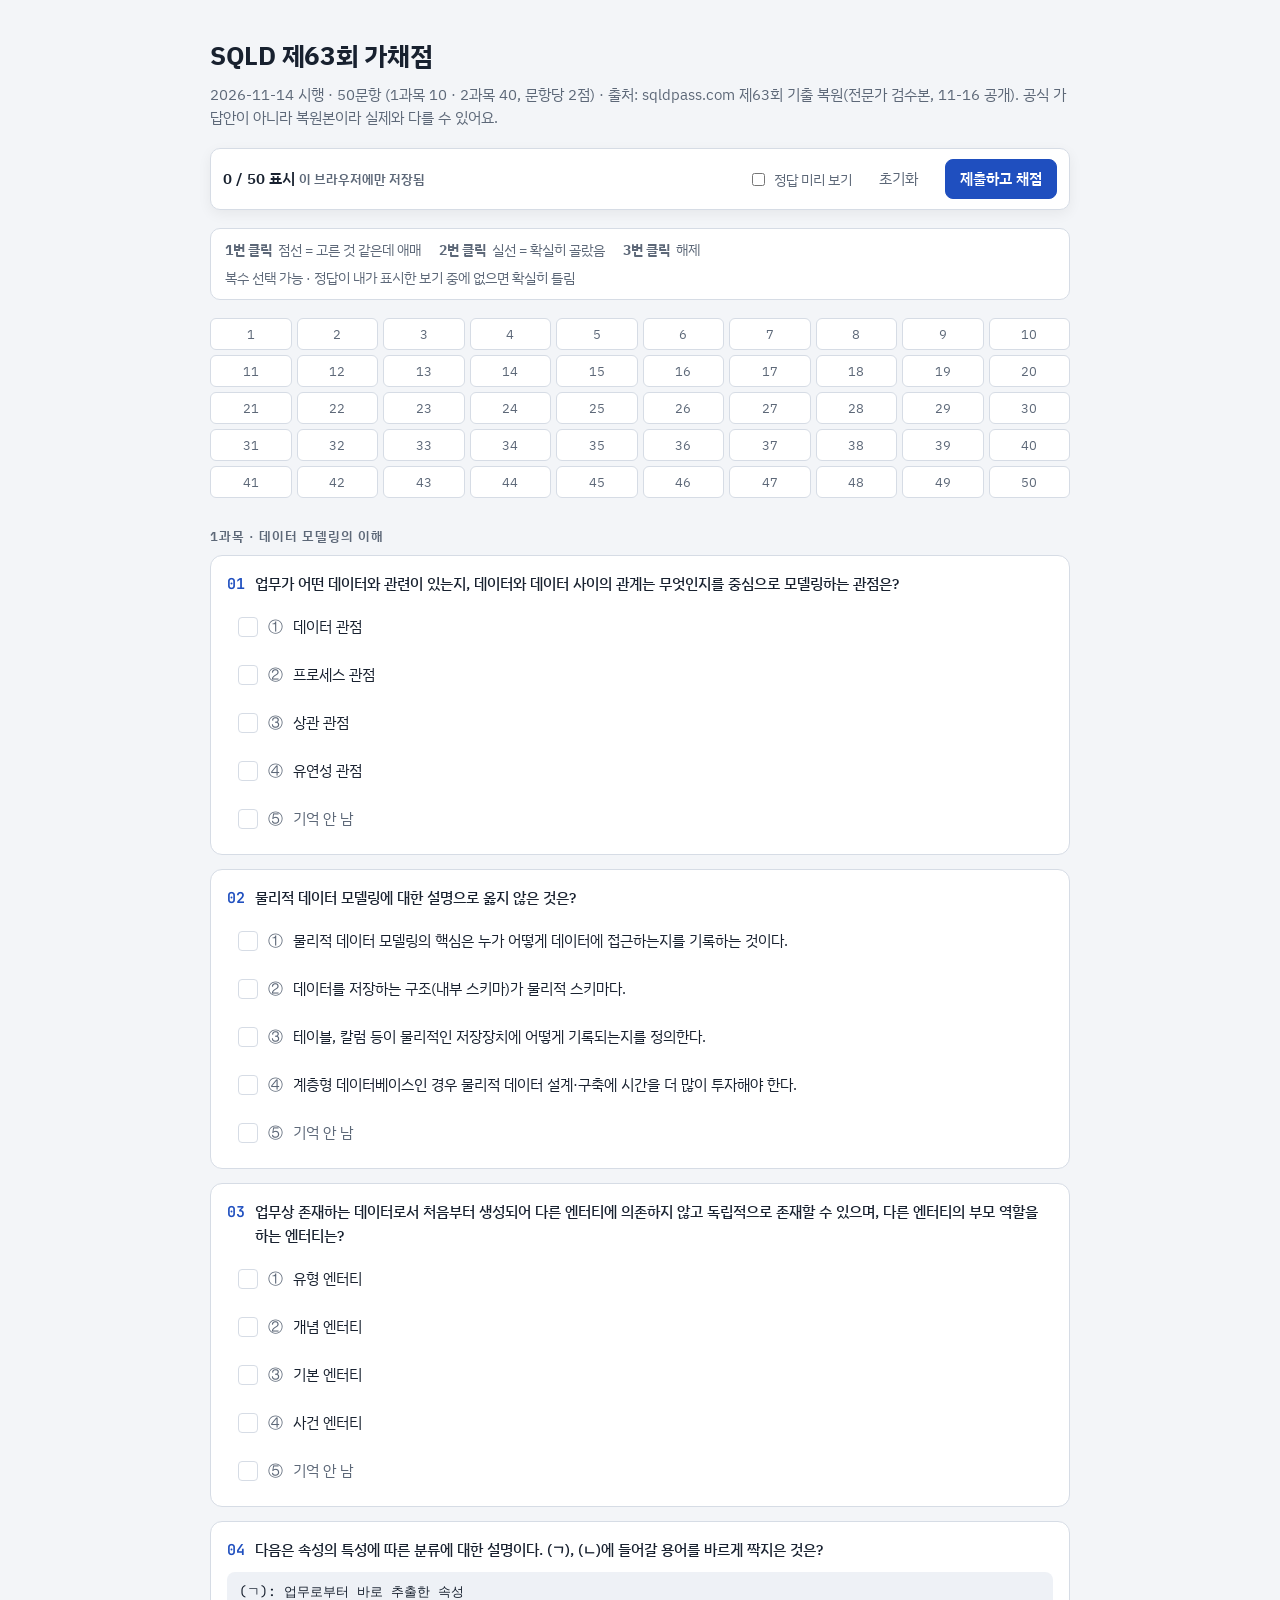
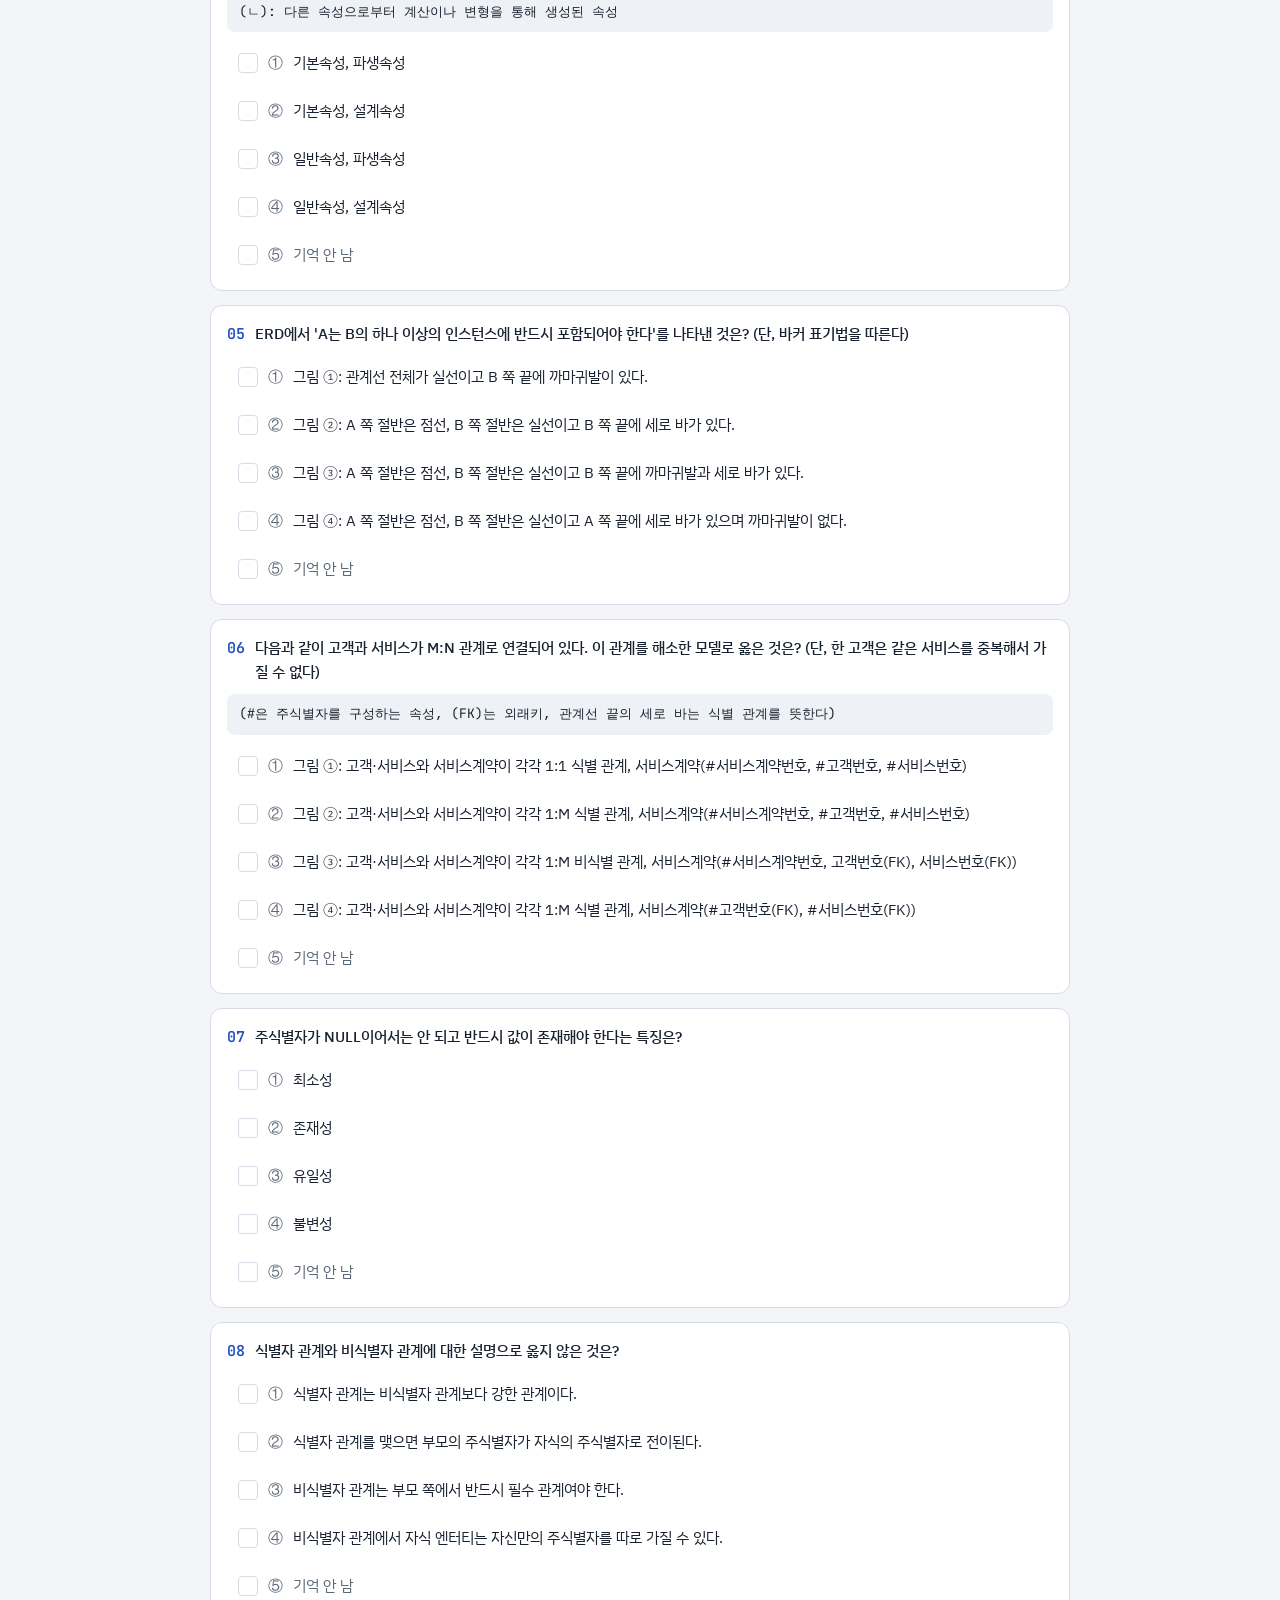
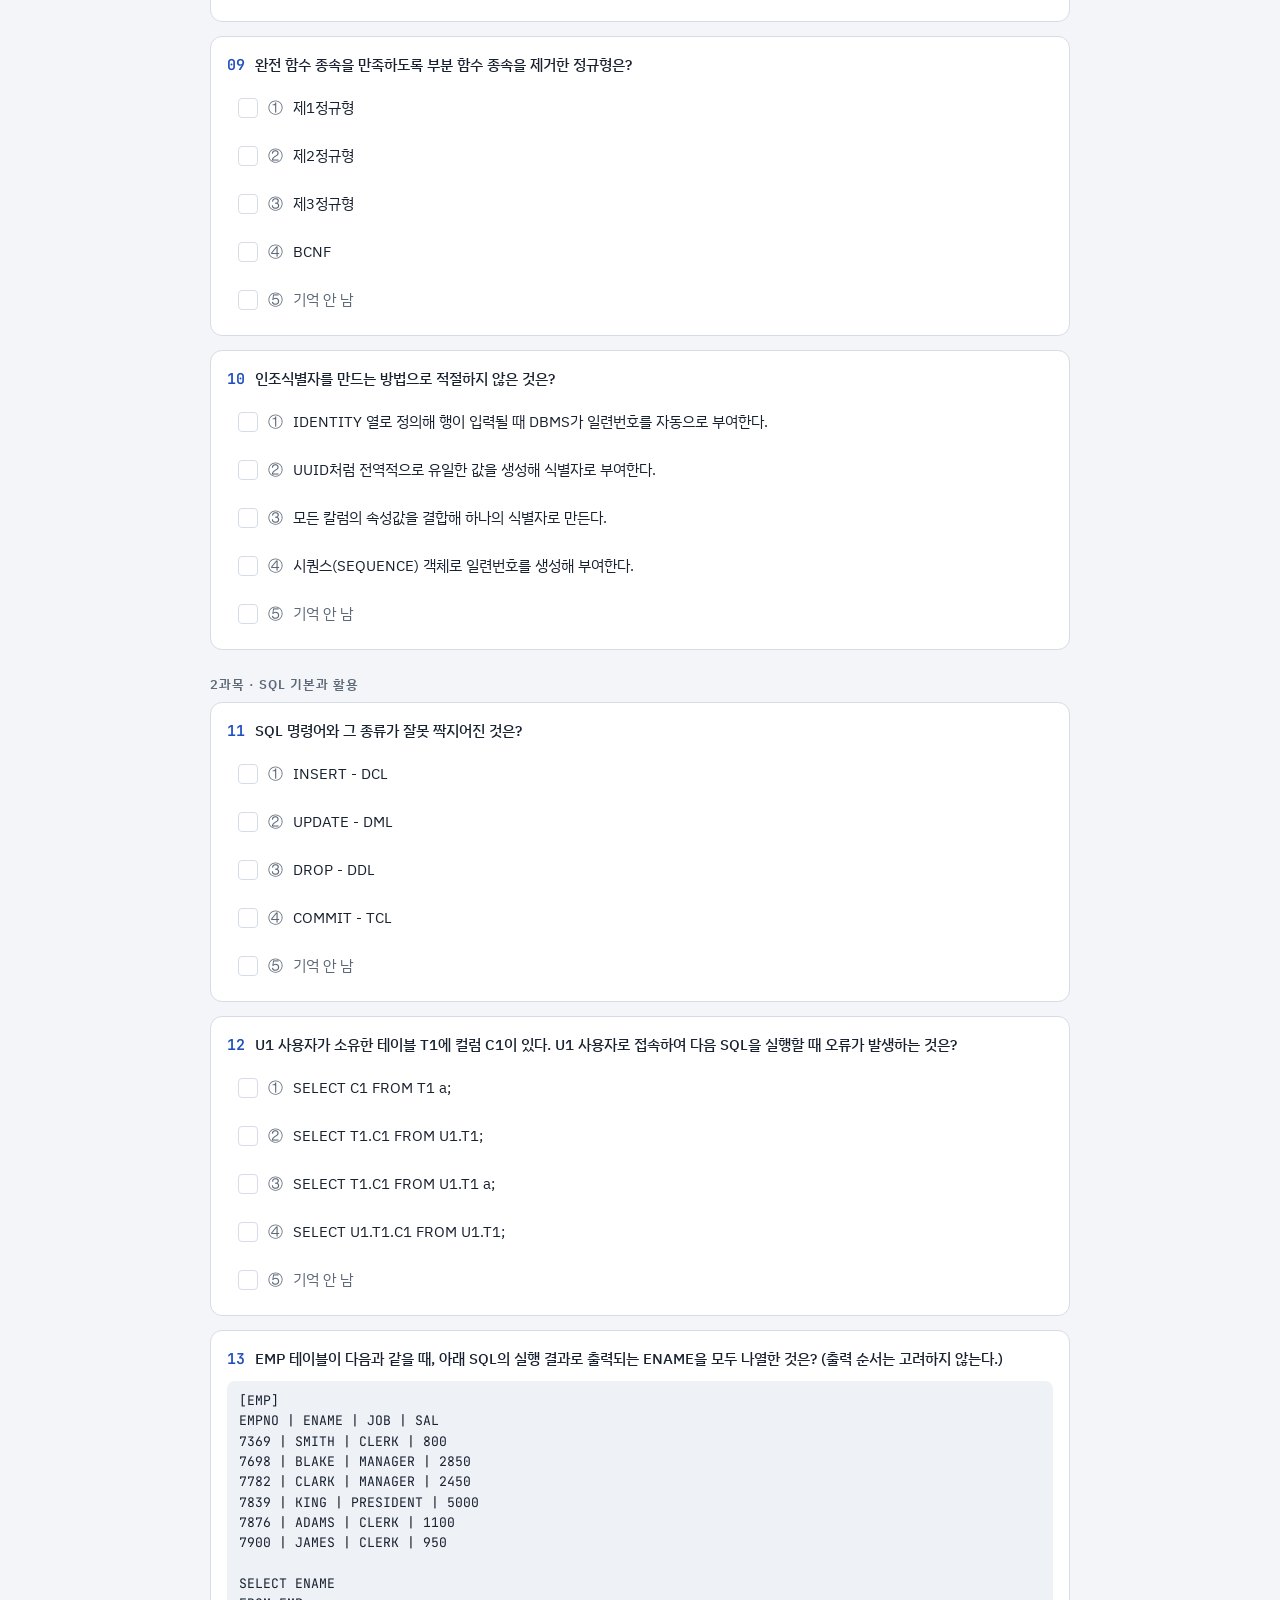
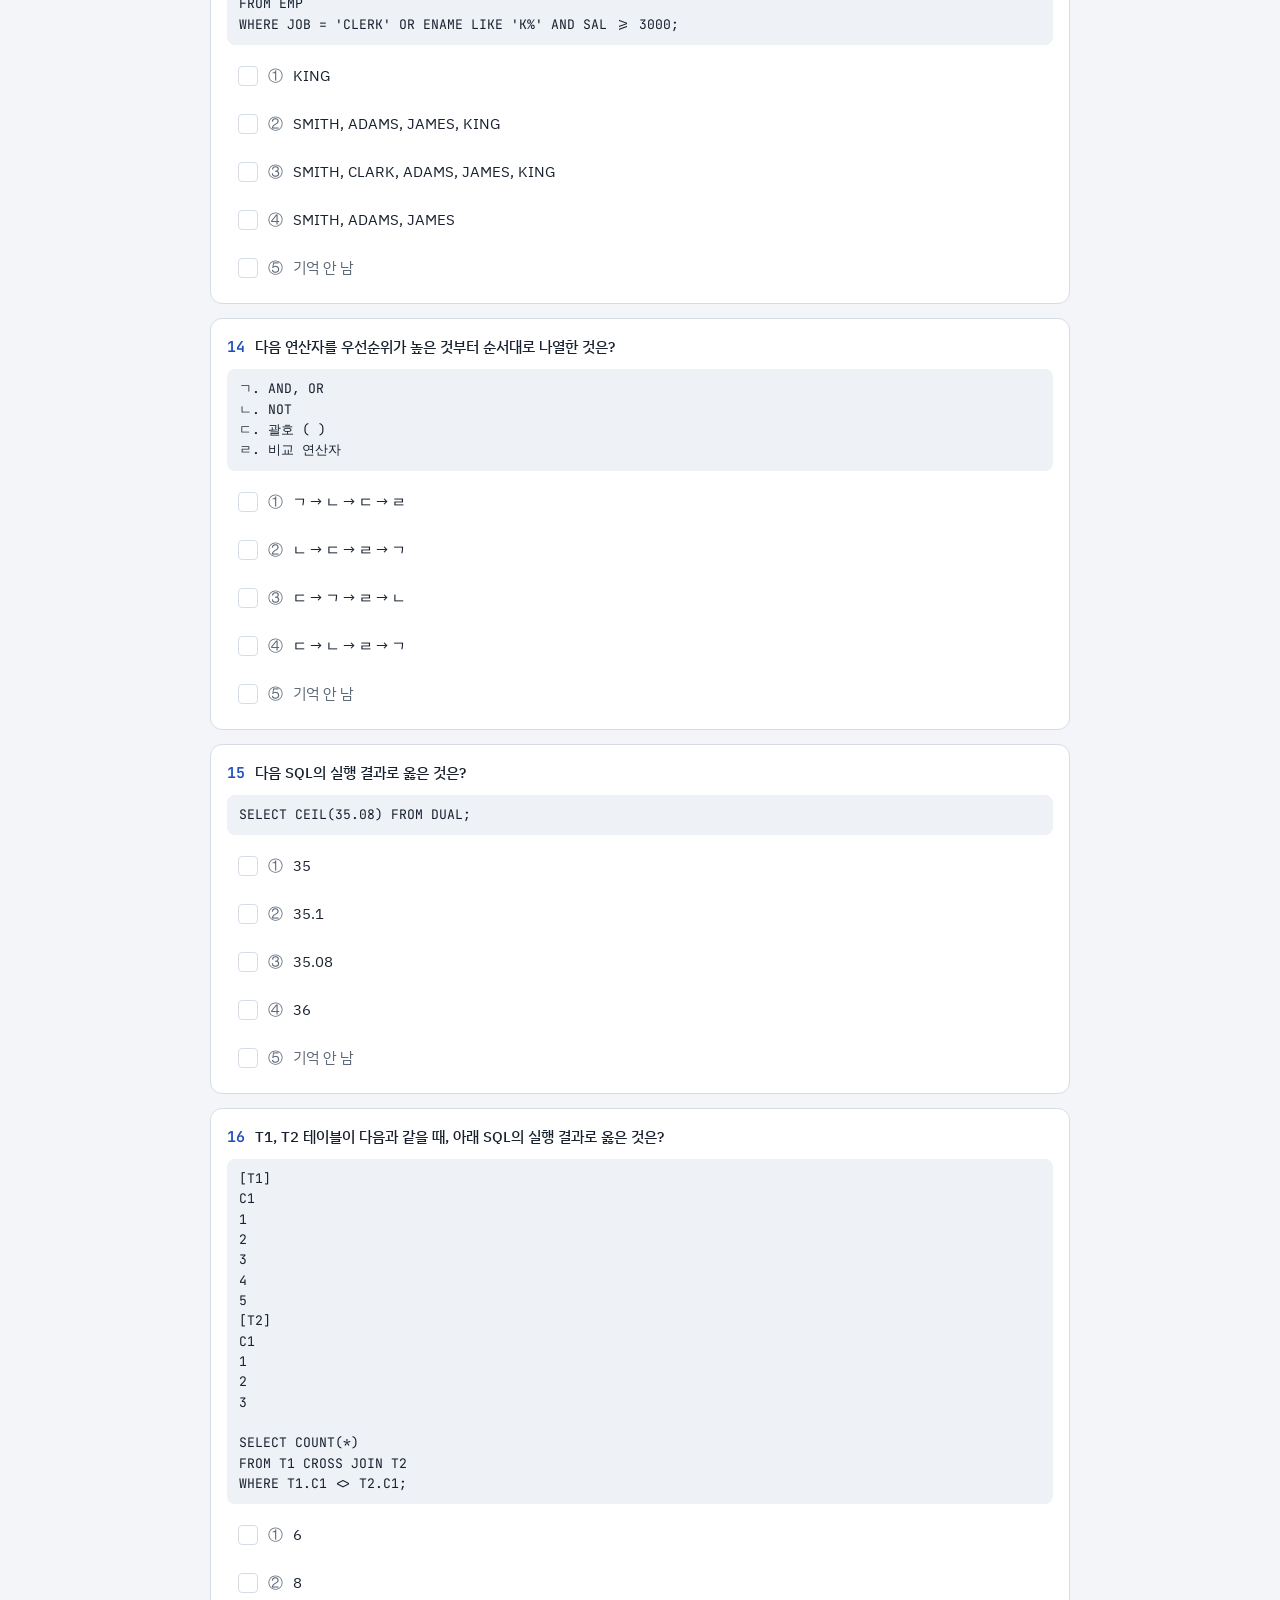
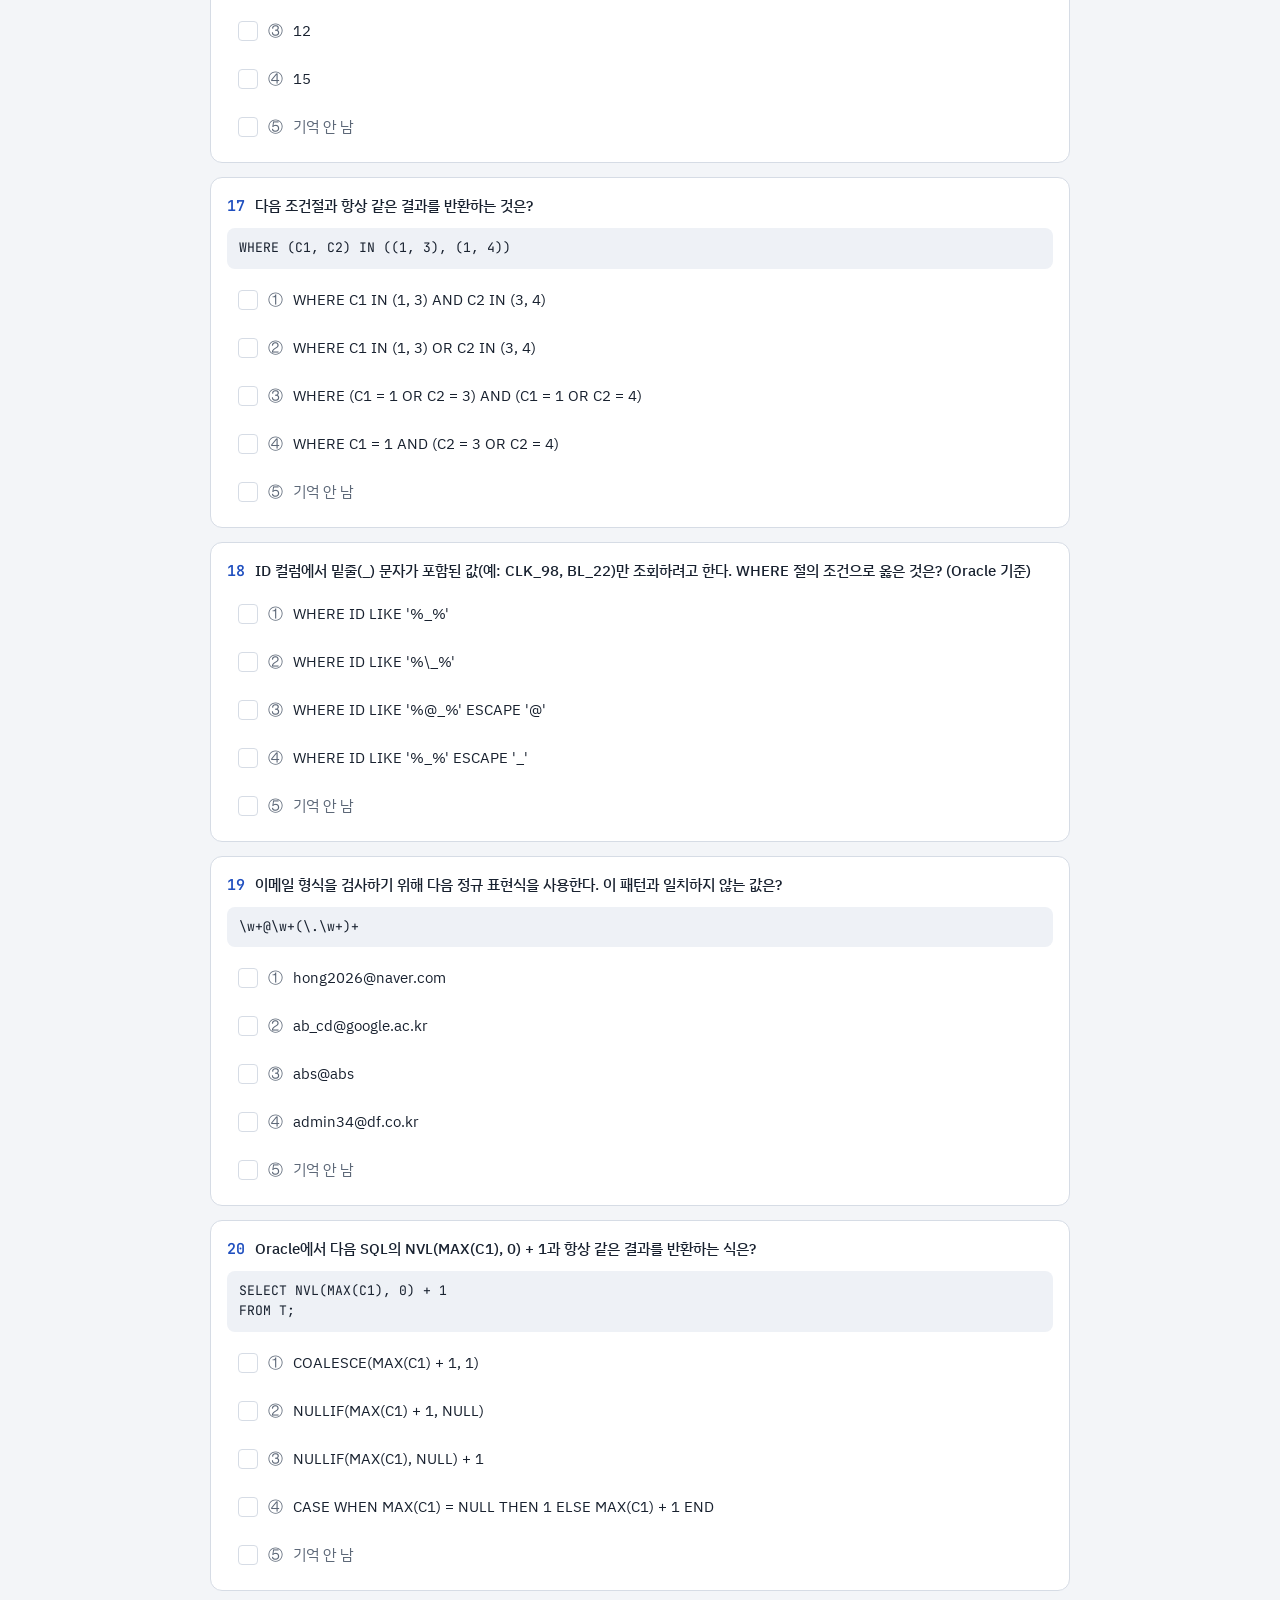
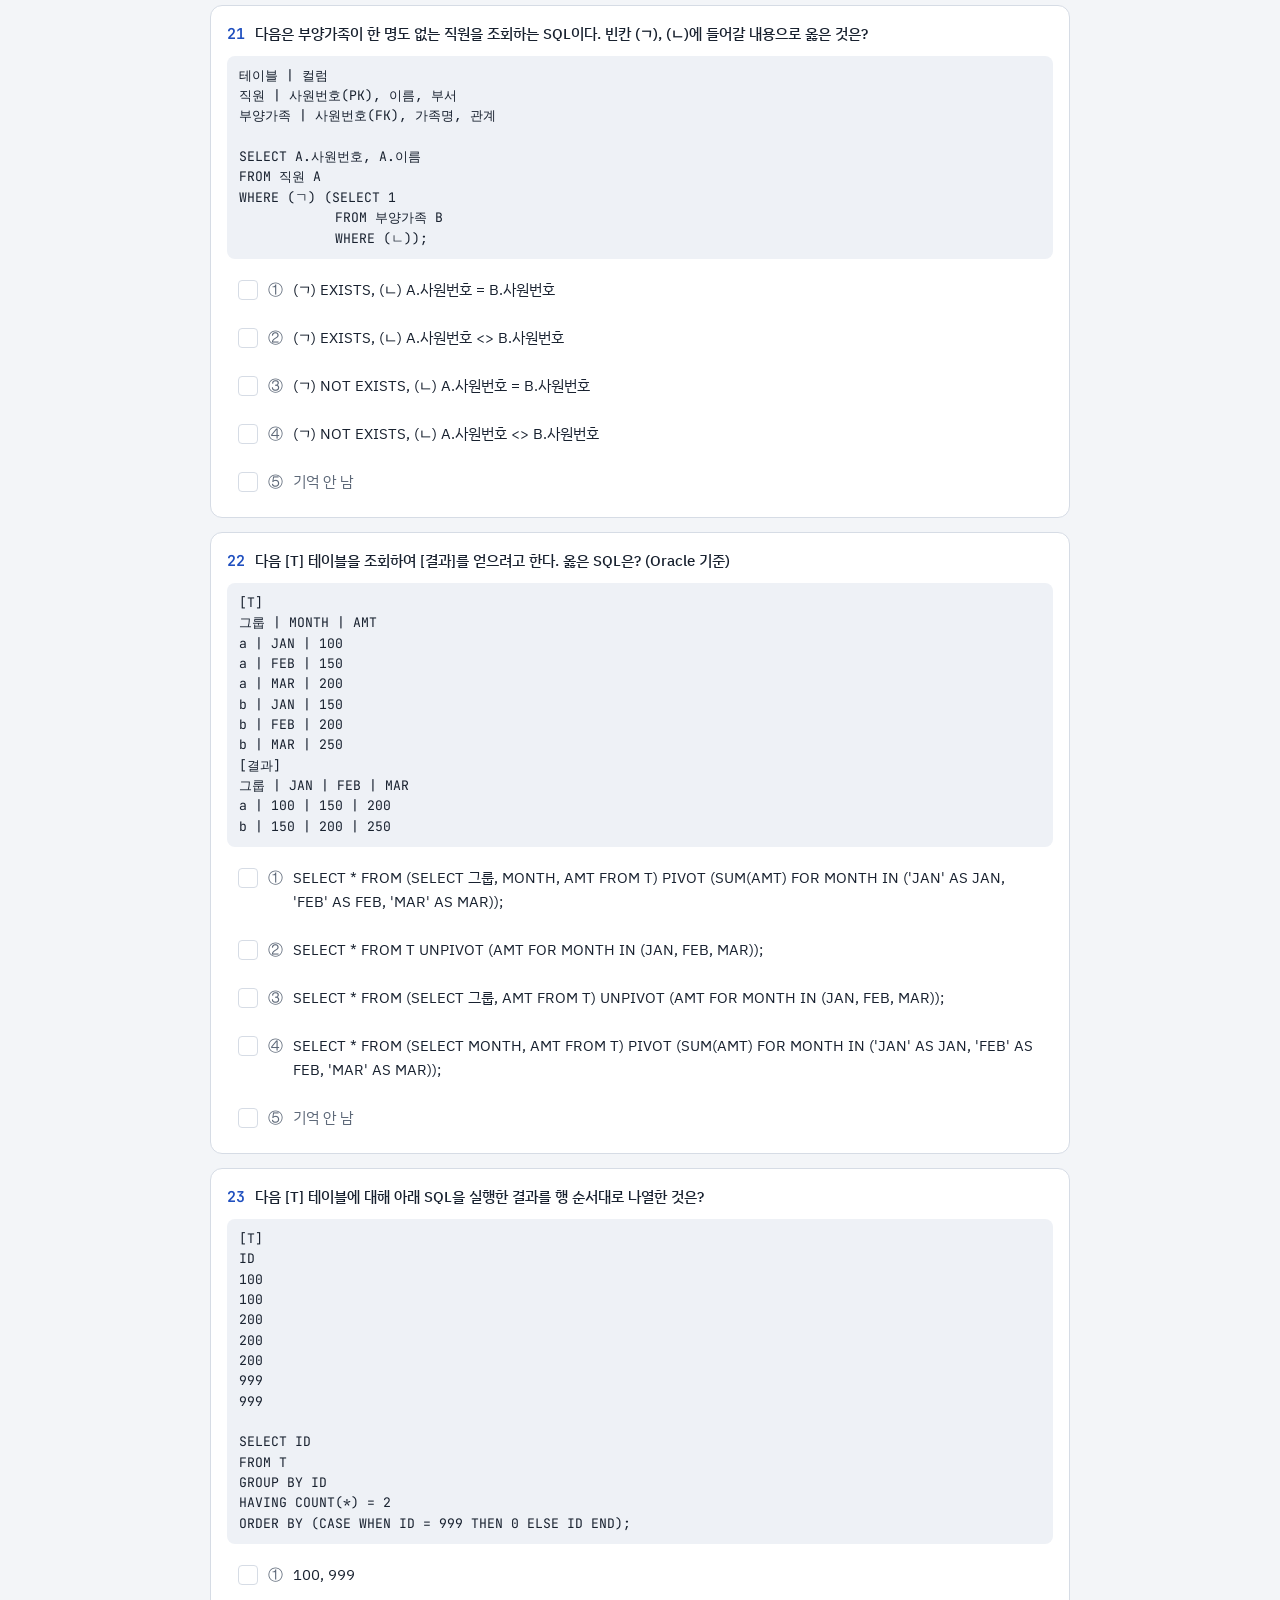
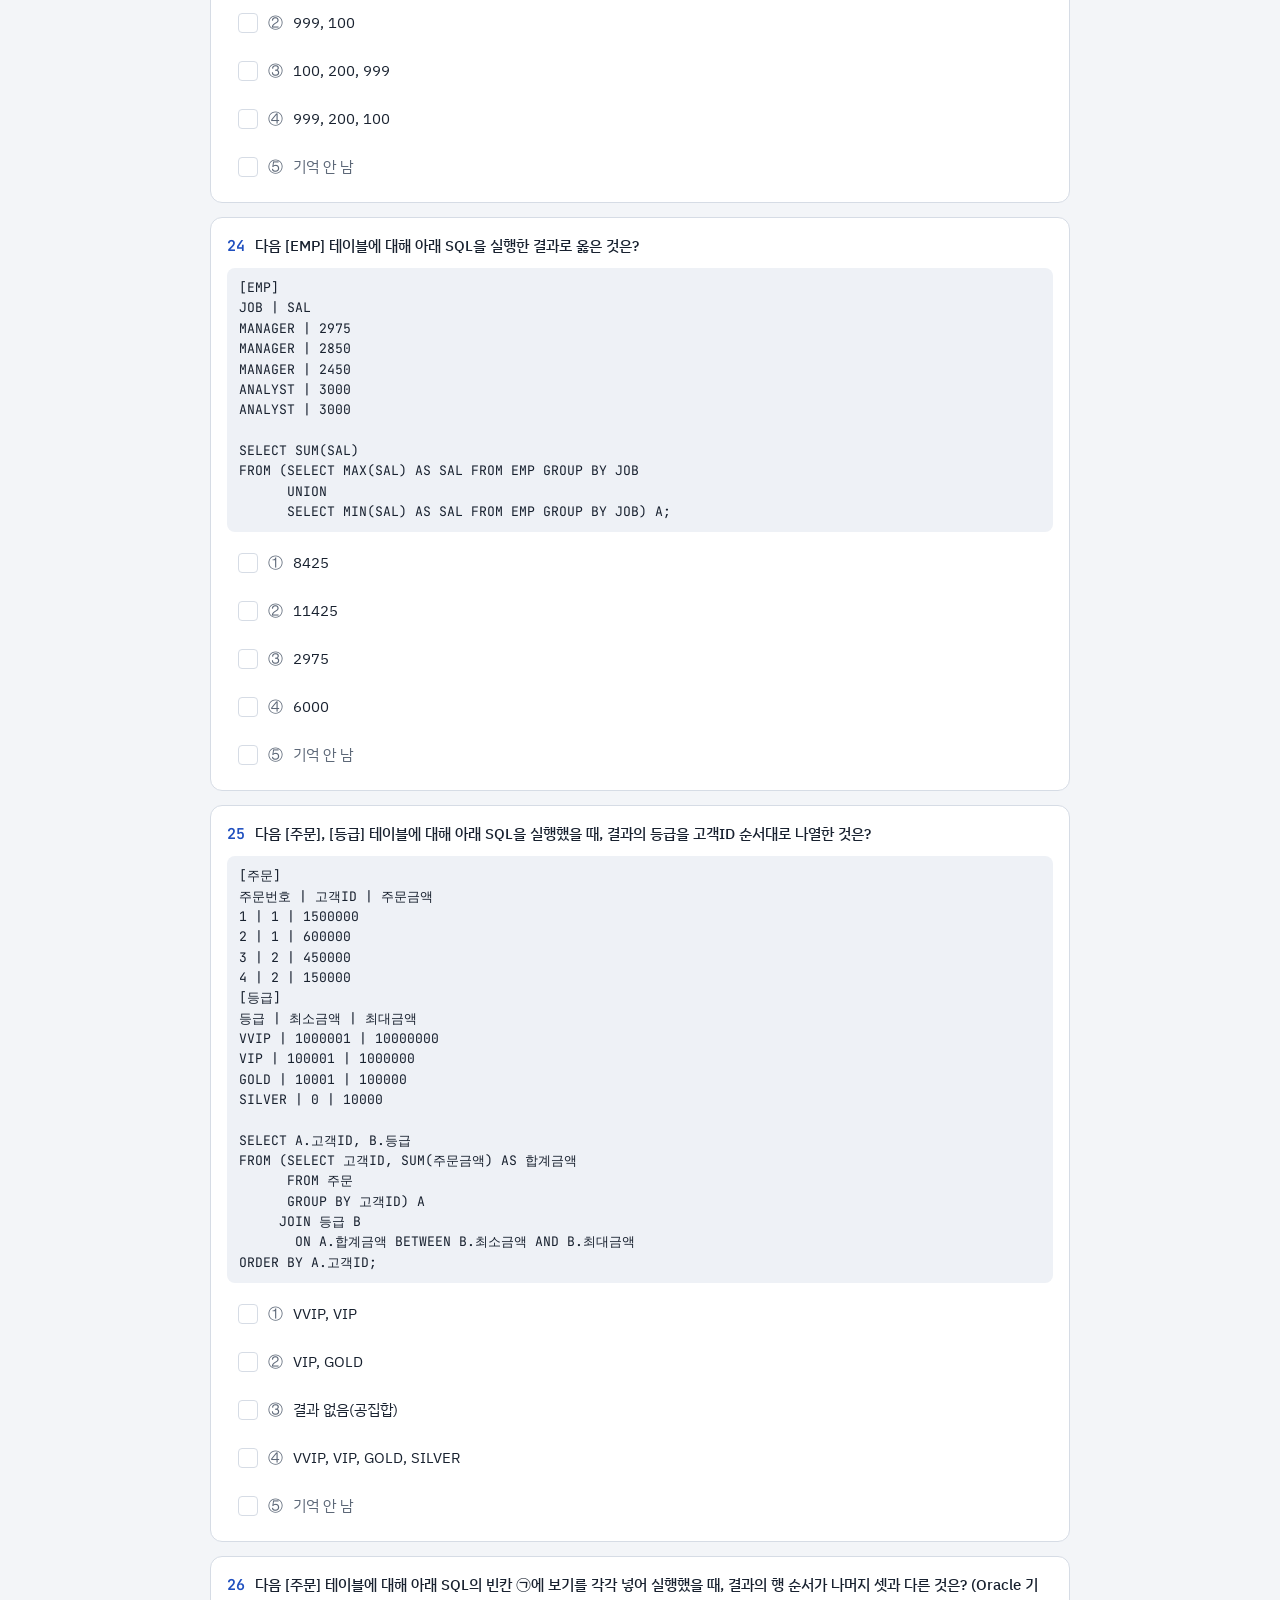
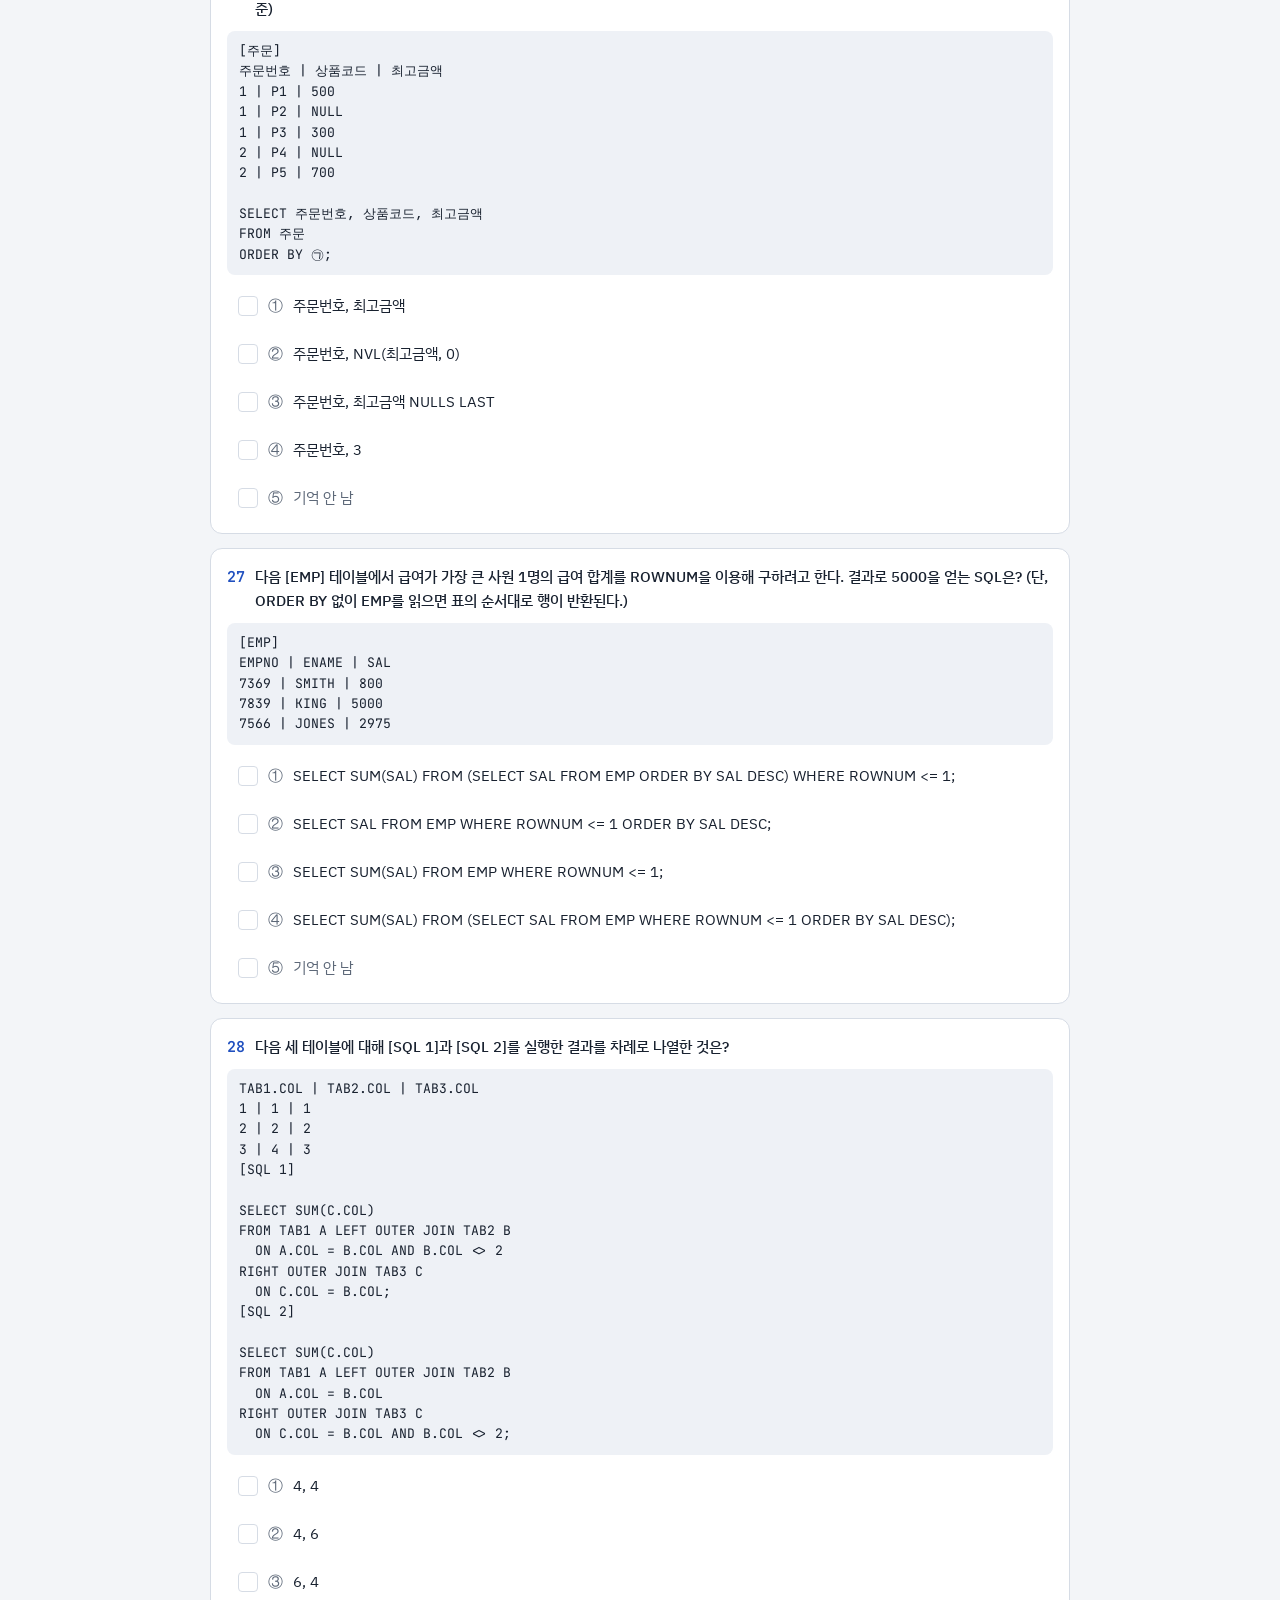
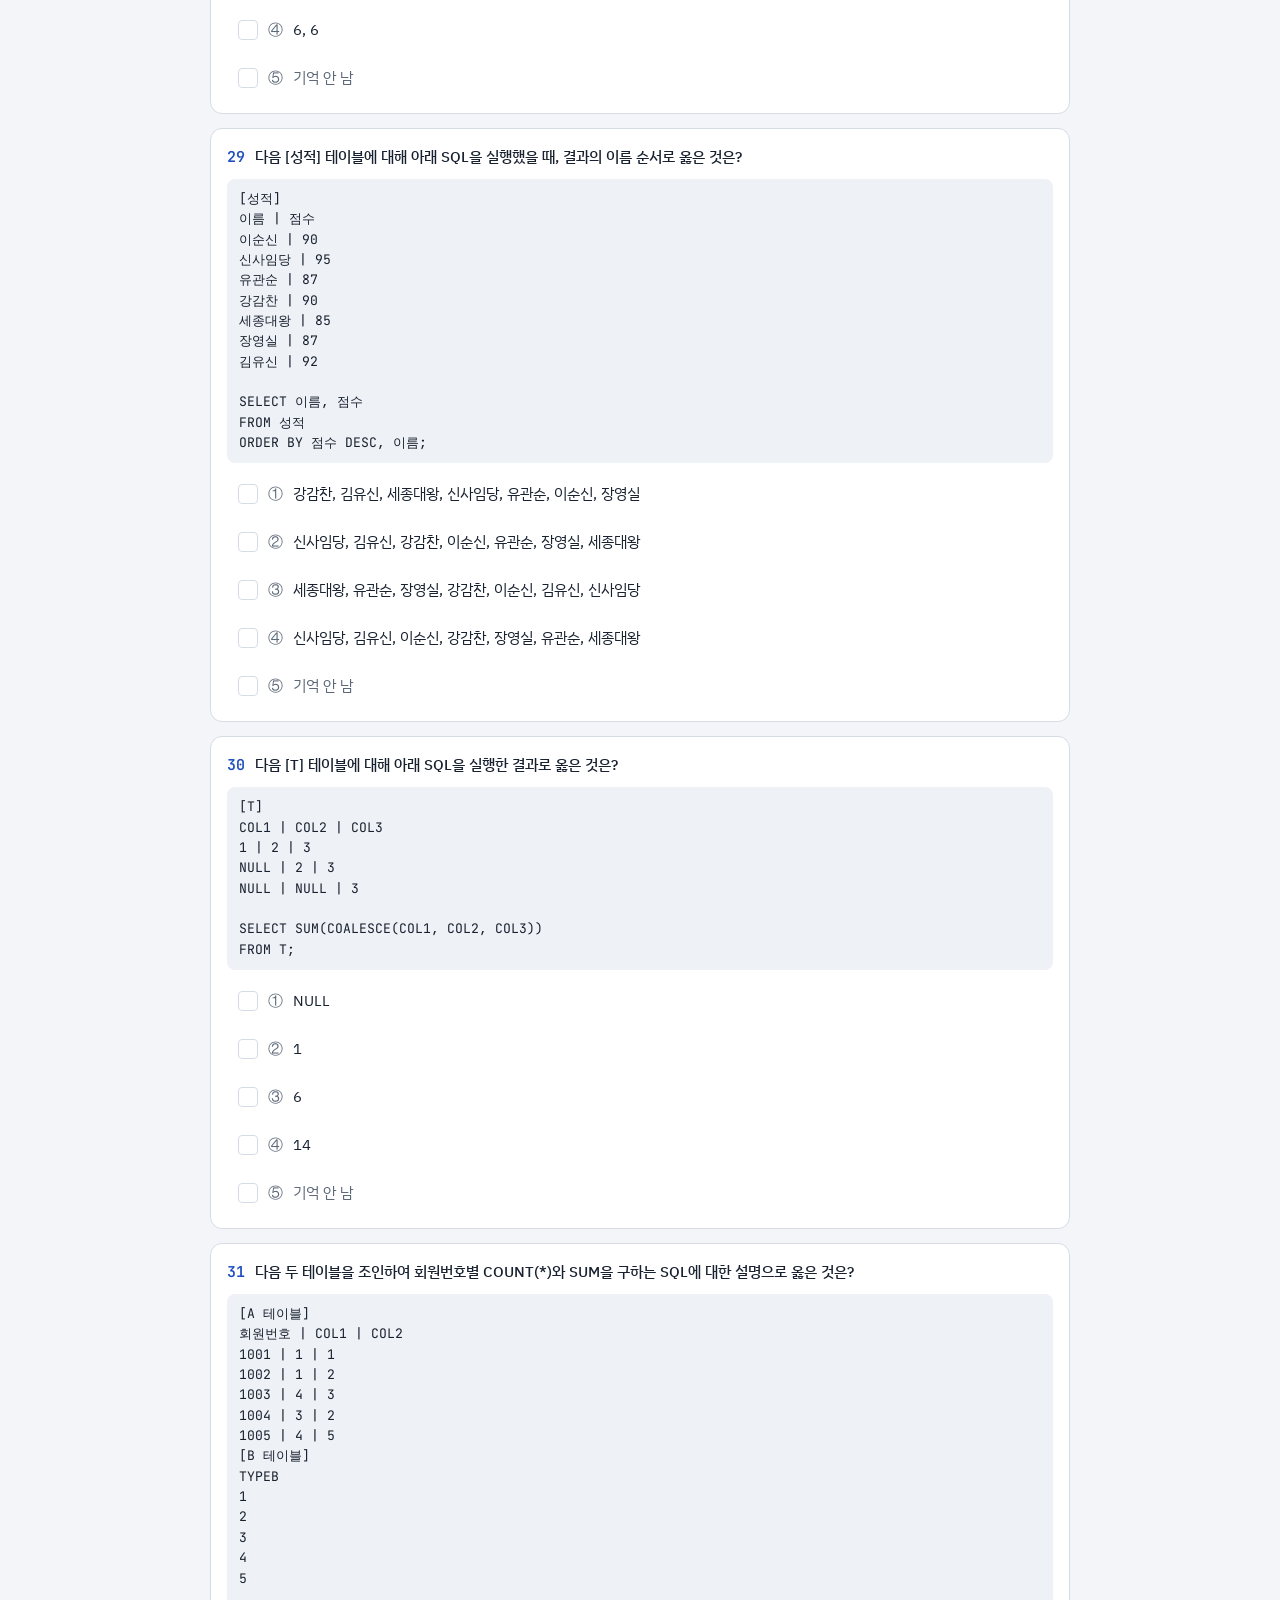
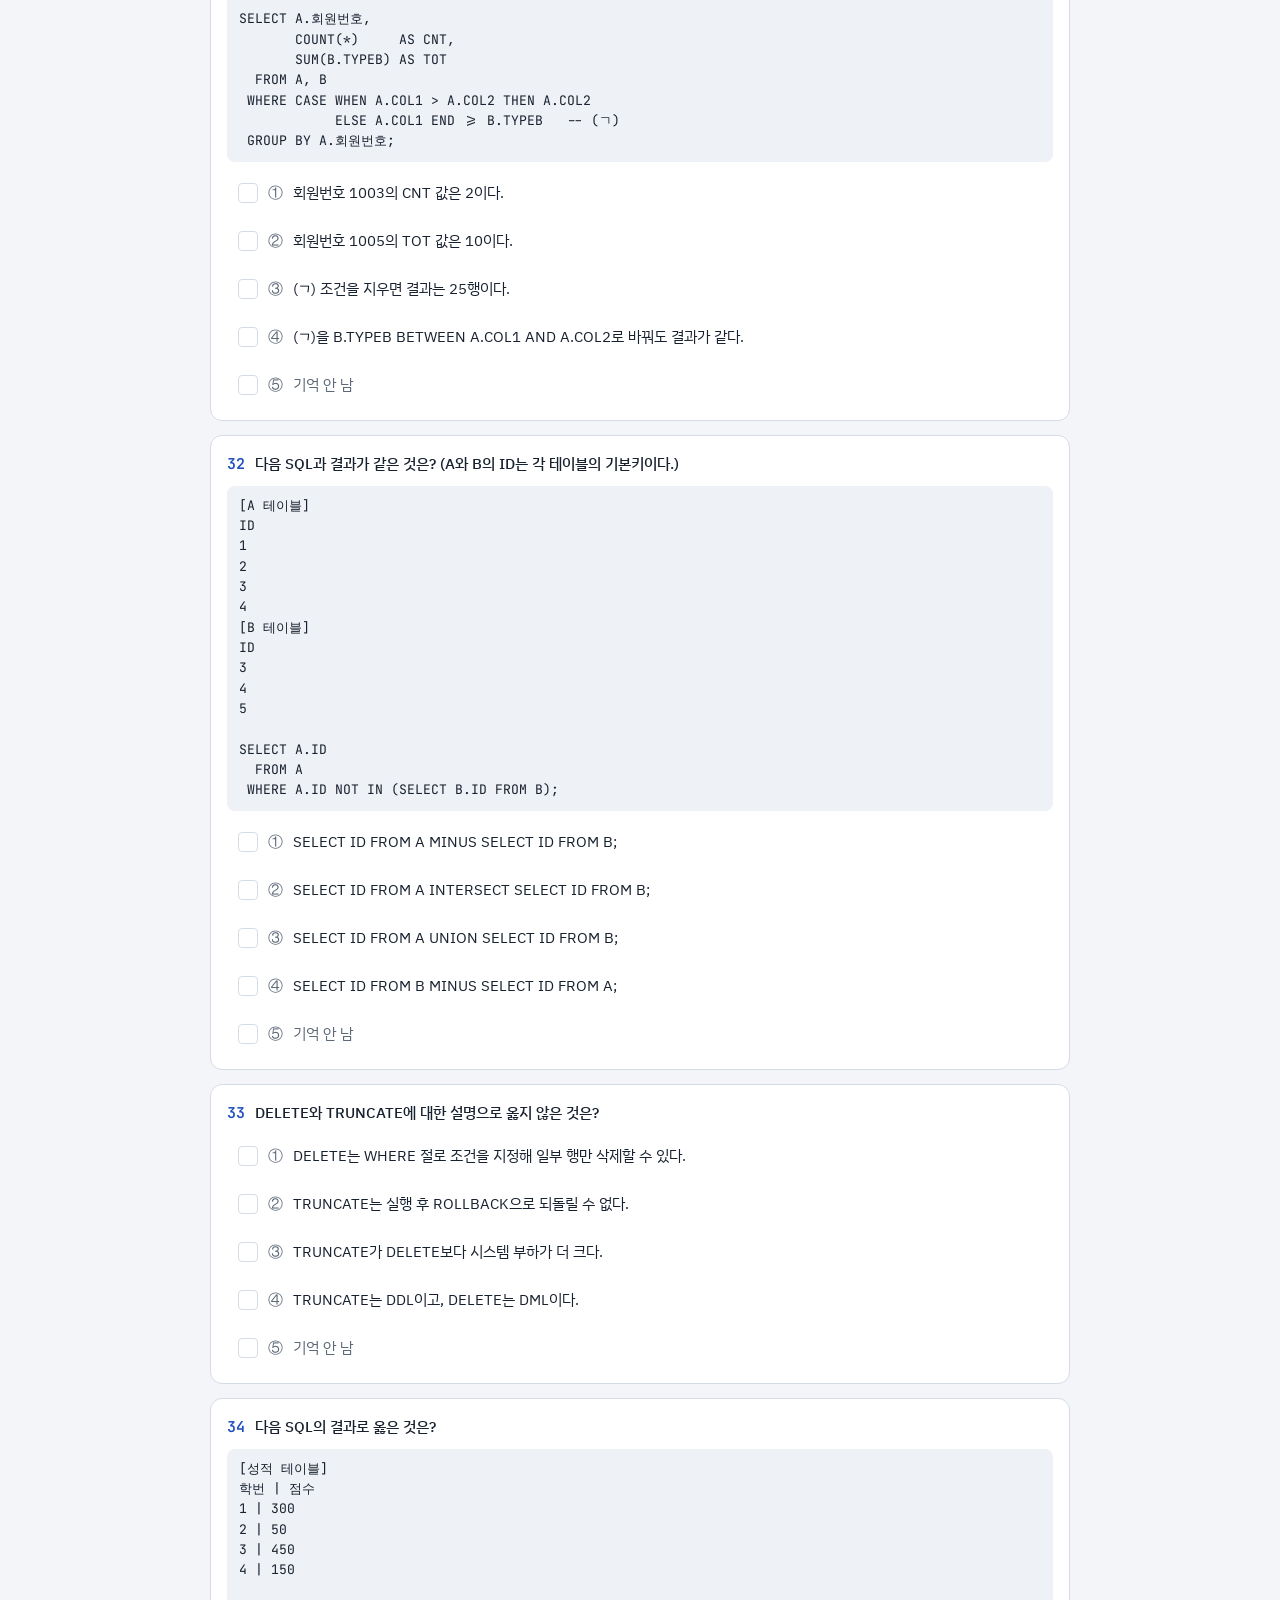
<file: sqld63/index.html>
<!doctype html>
<html lang="ko">
<meta charset="utf-8">
<meta name="viewport" content="width=device-width, initial-scale=1, viewport-fit=cover">
<title>SQLD 63회 가채점</title>
<meta name="claude:viewport-fit-sides" content="cover">
<link rel="preconnect" href="https://fonts.googleapis.com">
<link rel="stylesheet" href="https://fonts.googleapis.com/css2?family=IBM+Plex+Sans+KR:wght@400;500;600;700&family=JetBrains+Mono:wght@400;600&display=swap">
<style>
/* Layout: OMR answer-sheet tool. Sticky control bar, number grid, single column of question cards, result sheet on submit. */
:root{
  --bg:#f3f5f8; --paper:#ffffff; --ink:#18212f; --muted:#5d6878; --line:#d6dce5;
  --accent:#1f4fbf; --accent-soft:#e3eafb;
  --ok:#11845b; --ok-soft:#dcf3e9; --amb:#b86e00; --amb-soft:#fbefd9; --bad:#c42b3a; --bad-soft:#fbe1e4;
  --code-bg:#eef1f6;
  --f-body:"IBM Plex Sans KR",system-ui,-apple-system,"Apple SD Gothic Neo","Malgun Gothic",sans-serif;
  --f-mono:"JetBrains Mono",ui-monospace,Menlo,Consolas,monospace;
}
@media (prefers-color-scheme: dark){:root:not([data-theme="light"]){
  --bg:#10141b; --paper:#181e28; --ink:#e6eaf1; --muted:#9aa4b4; --line:#2c3545;
  --accent:#7ea2ff; --accent-soft:#1f2c4d;
  --ok:#4cc995; --ok-soft:#14352a; --amb:#f0b452; --amb-soft:#3a2c12; --bad:#ff7a86; --bad-soft:#40191e;
  --code-bg:#121821; color-scheme:dark;}}
:root[data-theme="dark"]{
  --bg:#10141b; --paper:#181e28; --ink:#e6eaf1; --muted:#9aa4b4; --line:#2c3545;
  --accent:#7ea2ff; --accent-soft:#1f2c4d;
  --ok:#4cc995; --ok-soft:#14352a; --amb:#f0b452; --amb-soft:#3a2c12; --bad:#ff7a86; --bad-soft:#40191e;
  --code-bg:#121821; color-scheme:dark;}
*{box-sizing:border-box}
[hidden]{display:none!important}
body{background:var(--bg);color:var(--ink);font-family:var(--f-body);font-size:15px;line-height:1.6;
  padding-left:max(16px,env(safe-area-inset-left,0px));padding-right:max(16px,env(safe-area-inset-right,0px));padding-block:0 64px}
body::before{content:"";position:fixed;inset:0 0 auto;height:env(safe-area-inset-top,0px);z-index:10;background:var(--paper)}
.wrap{max-width:860px;margin:0 auto;display:flex;flex-direction:column;gap:18px}
header.top{padding-top:28px;display:flex;flex-direction:column;gap:6px}
h1{font-size:1.6rem;margin:0;text-wrap:balance;letter-spacing:-.01em}
.sub{color:var(--muted);margin:0;font-size:.92rem}
.bar{position:sticky;top:env(safe-area-inset-top,0px);z-index:5;background:var(--paper);border:1px solid var(--line);border-radius:10px;
  padding:10px 12px;display:flex;flex-wrap:wrap;gap:8px 12px;align-items:center;box-shadow:0 4px 14px rgb(0 0 0 / .06)}
.bar .prog{font-variant-numeric:tabular-nums;font-weight:600;margin-right:auto}
.bar label{display:flex;gap:6px;align-items:center;color:var(--muted);font-size:.9rem;cursor:pointer}
button{font:inherit;cursor:pointer;border-radius:8px;border:1px solid var(--line);background:var(--paper);color:var(--ink);padding:7px 14px}
button:focus-visible,.opt:focus-visible{outline:2px solid var(--accent);outline-offset:2px}
button.primary{background:var(--accent);border-color:var(--accent);color:var(--paper);font-weight:600}
button.ghost{border-color:transparent;color:var(--muted)}
.legend{display:flex;flex-wrap:wrap;gap:6px 18px;font-size:.86rem;color:var(--muted);background:var(--paper);border:1px solid var(--line);border-radius:10px;padding:10px 14px}
.legend span{display:inline-flex;align-items:center;gap:6px}
.grid{display:grid;grid-template-columns:repeat(10,1fr);gap:5px}
.grid a{display:flex;align-items:center;justify-content:center;height:32px;border-radius:6px;border:1px solid var(--line);background:var(--paper);
  color:var(--muted);text-decoration:none;font-size:.82rem;font-variant-numeric:tabular-nums}
.grid a.marked{color:var(--ink);font-weight:600;border-color:var(--accent);background:var(--accent-soft)}
.grid a.r-ok{background:var(--ok-soft);border-color:var(--ok);color:var(--ok);font-weight:600}
.grid a.r-amb{background:var(--amb-soft);border-color:var(--amb);color:var(--amb);font-weight:600}
.grid a.r-bad{background:var(--bad-soft);border-color:var(--bad);color:var(--bad);font-weight:600}
.subj{font-size:.8rem;letter-spacing:.08em;color:var(--muted);font-weight:600;margin:10px 0 -6px;text-transform:uppercase}
.q{background:var(--paper);border:1px solid var(--line);border-radius:12px;padding:16px 16px 14px;display:flex;flex-direction:column;gap:10px;scroll-margin-top:90px;min-width:0}
.q.r-ok{border-left:4px solid var(--ok)} .q.r-amb{border-left:4px solid var(--amb)} .q.r-bad{border-left:4px solid var(--bad)}
.qh{display:flex;gap:10px;align-items:baseline}
.qn{font-family:var(--f-mono);font-weight:600;color:var(--accent);flex:none}
.qt{font-weight:500;min-width:0}
.badge{font-size:.75rem;padding:1px 8px;border-radius:99px;margin-left:auto;flex:none;white-space:nowrap;font-weight:600}
.badge.ok{background:var(--ok-soft);color:var(--ok)} .badge.amb{background:var(--amb-soft);color:var(--amb)} .badge.bad{background:var(--bad-soft);color:var(--bad)}
pre{margin:0;background:var(--code-bg);border-radius:8px;padding:10px 12px;font-family:var(--f-mono);font-size:.82rem;line-height:1.55;overflow-x:auto;white-space:pre;color:var(--ink)}
.opts{display:flex;flex-direction:column;gap:6px}
.opt{display:flex;gap:10px;align-items:flex-start;padding:8px 10px;border-radius:8px;border:1.5px solid transparent;cursor:pointer;user-select:none;background:transparent;text-align:left;width:100%;color:var(--ink)}
.opt:hover{background:var(--bg)}
.opt .box{flex:none;width:20px;height:20px;border-radius:4px;border:1.5px solid var(--line);margin-top:2px;display:flex;align-items:center;justify-content:center;font-size:13px;line-height:1;color:transparent}
.opt.s1{border:1.5px dashed var(--accent)}
.opt.s1 .box{border:2px dashed var(--accent);color:var(--accent);opacity:.9}
.opt.s2{border:1.5px solid var(--accent);background:var(--accent-soft)}
.opt.s2 .box{border:2px solid var(--accent);background:var(--accent);color:var(--paper)}
.opt .num{font-family:var(--f-mono);color:var(--muted);flex:none}
.opt .txt{min-width:0;overflow-wrap:anywhere}
.opt .txt.missing{color:var(--muted);font-style:italic}
.opt.key .num{color:var(--ok);font-weight:700}
.opt.key .txt::after{content:" ← 정답";color:var(--ok);font-weight:600;font-size:.85em}
.opt.cand .txt::after{content:" ← 정답 후보";color:var(--amb);font-weight:600;font-size:.85em}
.opt.idk{color:var(--muted)}
.ans{border-top:1px dashed var(--line);padding-top:10px;display:flex;flex-direction:column;gap:6px;font-size:.9rem}
.ans .k{font-weight:600}
.ans .ex{color:var(--muted)}
.ans .note{color:var(--amb);font-size:.86rem}
.keyedit{display:flex;flex-wrap:wrap;gap:6px;align-items:center;font-size:.82rem;color:var(--muted)}
.keyedit button{padding:2px 9px;font-family:var(--f-mono);font-size:.8rem}
.keyedit button.on{background:var(--ok);border-color:var(--ok);color:var(--paper)}
/* results */
.result{background:var(--paper);border:1px solid var(--line);border-radius:12px;padding:18px;display:flex;flex-direction:column;gap:14px;scroll-margin-top:90px}
.result h2{margin:0;font-size:1.2rem}
.range{display:flex;flex-wrap:wrap;gap:10px}
.range .tile{flex:1 1 180px;border:1px solid var(--line);border-radius:10px;padding:10px 14px;min-width:0}
.range .tile .l{font-size:.8rem;color:var(--muted)}
.range .tile .v{font-size:1.5rem;font-weight:700;font-variant-numeric:tabular-nums}
.range .tile .s{font-size:.8rem;color:var(--muted)}
.tw{overflow-x:auto}
table{border-collapse:collapse;width:100%;font-variant-numeric:tabular-nums;min-width:440px}
th,td{padding:9px 10px;border-bottom:1px solid var(--line);text-align:right}
th:first-child,td:first-child{text-align:left}
th{font-size:.8rem;color:var(--muted);font-weight:600}
td b{font-size:1.05rem}
td small{color:var(--muted);display:block;font-size:.75rem}
tr.ok td:first-child{color:var(--ok);font-weight:600} tr.amb td:first-child{color:var(--amb);font-weight:600} tr.bad td:first-child{color:var(--bad);font-weight:600}
tr.sub td{font-size:.88rem;padding-top:6px;padding-bottom:6px} tr.sub td b{font-size:.92rem;font-weight:600} tr.sub td:first-child{padding-left:18px;color:var(--muted)}
.sync{font-size:.8rem;color:var(--muted)} .sync.on{color:var(--ok)}
.pass{font-weight:600} .pass.y{color:var(--ok)} .pass.n{color:var(--bad)} .pass.m{color:var(--amb)}
.foot{color:var(--muted);font-size:.8rem}
.confirm{display:flex;gap:8px;align-items:center;flex-wrap:wrap;font-size:.9rem}
@media (max-width:520px){.grid{grid-template-columns:repeat(10,1fr);gap:3px}.grid a{height:28px;font-size:.72rem}h1{font-size:1.35rem}}
@media (prefers-reduced-motion:reduce){*{scroll-behavior:auto!important}}
</style>

<div class="wrap">
  <header class="top">
    <h1>SQLD 제63회 가채점</h1>
    <p class="sub">2026-11-14 시행 · 50문항 (1과목 10 · 2과목 40, 문항당 2점) · 출처: sqldpass.com 제63회 기출 복원(전문가 검수본, 11-16 공개). 공식 가답안이 아니라 복원본이라 실제와 다를 수 있어요.</p>
  </header>

  <div class="bar" id="bar">
    <span class="prog" id="prog">0 / 50 표시 <span class="sync" id="sync">불러오는 중…</span></span>
    <label for="peek"><input type="checkbox" id="peek"> 정답 미리 보기</label>
    <span id="resetWrap"><button class="ghost" id="reset" type="button">초기화</button></span>
    <button class="primary" id="submit" type="button">제출하고 채점</button>
  </div>

  <div class="legend">
    <span><b>1번 클릭</b> 점선 = 고른 것 같은데 애매</span>
    <span><b>2번 클릭</b> 실선 = 확실히 골랐음</span>
    <span><b>3번 클릭</b> 해제</span>
    <span>복수 선택 가능 · 정답이 내가 표시한 보기 중에 없으면 확실히 틀림</span>
  </div>

  <section class="result" id="result" hidden></section>

  <nav class="grid" id="grid" aria-label="문항 바로가기"></nav>

  <main id="list" style="display:flex;flex-direction:column;gap:14px"></main>

  <p class="foot">표시한 답과 정답 수정 내용은 이 브라우저와, 로그인한 경우 이 페이지의 비공개 저장소(소유자·편집자만 볼 수 있음)에 저장돼요. 검수본에서 8·9번 순서가 바뀌고 24, 34, 39, 43, 44, 46, 48번의 보기 순서가 바뀌어, 전에 표시한 답은 같은 내용의 보기로 옮겨 두었어요.</p>
</div>

<script>
const Q = [
{"n":1,"s":1,"q":"업무가 어떤 데이터와 관련이 있는지, 데이터와 데이터 사이의 관계는 무엇인지를 중심으로 모델링하는 관점은?","o":["데이터 관점","프로세스 관점","상관 관점","유연성 관점"],"a":[1],"ex":"정답은 ① 데이터 관점이다. 데이터 관점(What)은 업무가 어떤 데이터와 관련이 있는지, 데이터 사이의 관계가 무엇인지를 중심으로 모델링한다. ② 프로세스 관점(How)은 업무가 실제로 하고 있는 일이 무엇인지, 무엇을 해야 하는지를 중심으로 본다. ③ 상관 관점(Interaction)은 업무가 처리하는 일의 방법에 따라 데이터가 어떻게 영향을 받는지를 본다. ④ 유연성은 데이터 모델링의 관점이 아니며, 오히려 비유연성이 모델링할 때 유의해야 할 사항으로 다뤄진다. 보충: 데이터 모델링의 세 가지 관점은 데이터(What), 프로세스(How), 데이터와 프로세스의 상관(Interaction)이다."},
{"n":2,"s":1,"q":"물리적 데이터 모델링에 대한 설명으로 옳지 않은 것은?","o":["물리적 데이터 모델링의 핵심은 누가 어떻게 데이터에 접근하는지를 기록하는 것이다.","데이터를 저장하는 구조(내부 스키마)가 물리적 스키마다.","테이블, 칼럼 등이 물리적인 저장장치에 어떻게 기록되는지를 정의한다.","계층형 데이터베이스인 경우 물리적 데이터 설계·구축에 시간을 더 많이 투자해야 한다."],"a":[1],"ex":"정답은 ①이다. 누가, 어떻게 데이터에 접근하는지를 기록하는 것이 핵심이라는 설명은 논리적 데이터 모델링을 설명하는 문장이며, 물리적 데이터 모델링의 핵심은 논리 모델을 실제 DBMS에 맞는 저장 구조와 접근 경로로 구체화하는 데 있다. ② 데이터베이스 3단계 구조에서 데이터가 실제로 저장되는 구조를 정의하는 내부 스키마가 물리적 스키마에 해당하므로 맞는 설명이다. ③ 테이블과 칼럼이 저장장치에 어떻게 저장되는지 정의하는 것은 물리 모델링의 본래 역할이다. ④ 계층형이나 네트워크형처럼 물리적 저장 구조에 크게 의존하는 데이터베이스는 물리 설계와 구축에 더 많은 시간을 들여야 하므로 맞는 설명이다. 보충: 개념·논리 모델링은 업무를 무엇으로 표현할지에, 물리 모델링은 그것을 어떻게 저장하고 성능을 확보할지에 초점을 둔다."},
{"n":3,"s":1,"q":"업무상 존재하는 데이터로서 처음부터 생성되어 다른 엔터티에 의존하지 않고 독립적으로 존재할 수 있으며, 다른 엔터티의 부모 역할을 하는 엔터티는?","o":["유형 엔터티","개념 엔터티","기본 엔터티","사건 엔터티"],"a":[3],"ex":"정답은 ③ 기본 엔터티이다. 기본 엔터티(키 엔터티)는 업무에 원래 존재하는 정보로서 다른 엔터티에 의존하지 않고 독립적으로 생성되며, 다른 엔터티로부터 주식별자를 상속받지 않고 자신의 고유한 주식별자를 가지면서 다른 엔터티의 부모가 된다. ① 유형 엔터티는 물리적 형태가 있고 안정적이며 지속적으로 활용되는 엔터티이고, ② 개념 엔터티는 물리적 형태 없이 관리해야 할 개념적 정보이며, ④ 사건 엔터티는 업무를 수행하면서 발생하는 엔터티이다. 이 셋은 유무형에 따른 분류이고 발문이 묻는 독립 생성과 부모 역할은 발생 시점에 따른 분류의 기본 엔터티를 설명한다. 보충: 발생 시점에 따른 분류는 기본 엔터티, 중심 엔터티, 행위 엔터티로 나뉜다."},
{"n":4,"s":1,"q":"다음은 속성의 특성에 따른 분류에 대한 설명이다. (ㄱ), (ㄴ)에 들어갈 용어를 바르게 짝지은 것은?","o":["기본속성, 파생속성","기본속성, 설계속성","일반속성, 파생속성","일반속성, 설계속성"],"a":[1],"ex":"정답은 ① 기본속성, 파생속성이다. 업무로부터 바로 추출한 속성은 기본속성이고, 다른 속성으로부터 계산하거나 변형해서 만든 속성은 파생속성이다. ② 설계속성은 업무에 원래 존재하지 않지만 설계 과정에서 새로 만든 속성(코드, 일련번호 등)이므로 (ㄴ)의 설명과 맞지 않는다. ③과 ④의 일반속성은 속성의 특성에 따른 분류 용어가 아니므로 (ㄱ)에 들어갈 수 없다. 보충: 파생속성은 데이터 정합성을 해칠 수 있으므로 꼭 필요한 경우에만 정의하는 것이 좋다.","code":"(ㄱ): 업무로부터 바로 추출한 속성\n(ㄴ): 다른 속성으로부터 계산이나 변형을 통해 생성된 속성"},
{"n":5,"s":1,"q":"ERD에서 'A는 B의 하나 이상의 인스턴스에 반드시 포함되어야 한다'를 나타낸 것은? (단, 바커 표기법을 따른다)","o":["그림 ①: 관계선 전체가 실선이고 B 쪽 끝에 까마귀발이 있다.","그림 ②: A 쪽 절반은 점선, B 쪽 절반은 실선이고 B 쪽 끝에 세로 바가 있다.","그림 ③: A 쪽 절반은 점선, B 쪽 절반은 실선이고 B 쪽 끝에 까마귀발과 세로 바가 있다.","그림 ④: A 쪽 절반은 점선, B 쪽 절반은 실선이고 A 쪽 끝에 세로 바가 있으며 까마귀발이 없다."],"a":[1],"ex":"정답은 ①이다. 바커 표기법에서 관계선은 각 엔터티 쪽 절반이 그 엔터티의 참여 여부를 나타내며, 실선은 필수, 점선은 선택이다. 또 상대 엔터티 쪽 끝의 까마귀발은 관계를 맺는 인스턴스가 여러 개임을 뜻한다. ①은 A 쪽이 실선이고 B 쪽에 까마귀발이 있으므로 '각 A는 반드시 하나 이상의 B와 관계를 맺는다'로 읽힌다. ② A 쪽이 점선이라 A의 참여가 선택이고, 까마귀발이 없어 B 하나와의 관계를 뜻한다. ③ B 쪽 까마귀발로 여러 B를 나타내지만 A 쪽이 점선이므로 '반드시'가 성립하지 않으며, 세로 바는 관계가 B의 식별자에 포함된다는 표시일 뿐 참여 필수 여부와는 무관하다. ④ A 쪽이 점선이고 까마귀발도 없어 선택적인 하나의 관계를 나타낸다. 보충: IE 표기법에서는 관계선 끝의 원(○)과 바(|)로 선택·필수를 표시하고 점선은 비식별 관계를 뜻하므로, 표기법을 바꿔 읽으면 해석이 달라진다."},
{"n":6,"s":1,"q":"다음과 같이 고객과 서비스가 M:N 관계로 연결되어 있다. 이 관계를 해소한 모델로 옳은 것은? (단, 한 고객은 같은 서비스를 중복해서 가질 수 없다)","o":["그림 ①: 고객·서비스와 서비스계약이 각각 1:1 식별 관계, 서비스계약(#서비스계약번호, #고객번호, #서비스번호)","그림 ②: 고객·서비스와 서비스계약이 각각 1:M 식별 관계, 서비스계약(#서비스계약번호, #고객번호, #서비스번호)","그림 ③: 고객·서비스와 서비스계약이 각각 1:M 비식별 관계, 서비스계약(#서비스계약번호, 고객번호(FK), 서비스번호(FK))","그림 ④: 고객·서비스와 서비스계약이 각각 1:M 식별 관계, 서비스계약(#고객번호(FK), #서비스번호(FK))"],"a":[4],"ex":"정답은 ④이다. M:N 관계는 교차 엔터티인 서비스계약을 두어 고객과 서비스계약, 서비스와 서비스계약의 1:M 관계 두 개로 해소한다. 같은 고객이 같은 서비스를 중복해서 가질 수 없으므로 고객번호와 서비스번호를 합친 복합 식별자를 서비스계약의 주식별자로 두고 두 관계를 식별 관계로 표현해야 같은 조합의 중복이 주식별자 수준에서 막힌다. ① 관계가 1:1이라 한 고객이 서비스계약을 하나만 가질 수 있어 M:N을 표현하지 못한다. ② 카디널리티는 맞지만 주식별자에 서비스계약번호가 함께 들어가 있어 번호만 다르면 같은 고객·서비스 조합이 여러 번 들어갈 수 있다. ③ 서비스계약번호만 주식별자이고 고객번호와 서비스번호는 일반 외래키이므로 같은 조합의 중복을 막지 못한다. 보충: 교차 엔터티에 인조식별자를 둔다면 업무 규칙을 지키기 위해 (고객번호, 서비스번호)에 별도의 유일 제약이 필요하다.","code":"(#은 주식별자를 구성하는 속성, (FK)는 외래키, 관계선 끝의 세로 바는 식별 관계를 뜻한다)"},
{"n":7,"s":1,"q":"주식별자가 NULL이어서는 안 되고 반드시 값이 존재해야 한다는 특징은?","o":["최소성","존재성","유일성","불변성"],"a":[2],"ex":"정답은 ② 존재성이다. 존재성은 주식별자로 지정된 속성에는 반드시 데이터 값이 존재해야 하며 NULL을 허용하지 않는다는 특징이다. ① 최소성은 주식별자를 구성하는 속성의 수가 유일성을 만족하는 최소의 수가 되어야 한다는 특징이다. ③ 유일성은 주식별자로 엔터티 내의 모든 인스턴스를 유일하게 구분할 수 있어야 한다는 특징이다. ④ 불변성은 주식별자가 한번 특정 엔터티에 지정되면 그 값이 변하지 않아야 한다는 특징이다. 보충: 주식별자의 네 가지 특징은 유일성, 최소성, 불변성, 존재성이다."},
{"n":8,"s":1,"q":"식별자 관계와 비식별자 관계에 대한 설명으로 옳지 않은 것은?","o":["식별자 관계는 비식별자 관계보다 강한 관계이다.","식별자 관계를 맺으면 부모의 주식별자가 자식의 주식별자로 전이된다.","비식별자 관계는 부모 쪽에서 반드시 필수 관계여야 한다.","비식별자 관계에서 자식 엔터티는 자신만의 주식별자를 따로 가질 수 있다."],"a":[3],"ex":"정답은 ③이다. 비식별자 관계는 자식 엔터티가 부모 엔터티 없이도 생성될 수 있는 경우에 주로 사용하며, 부모 쪽 관계를 선택(Optional) 관계로 둘 수 있으므로 반드시 필수 관계여야 한다는 설명은 틀렸다. ① 식별자 관계는 부모와 자식이 강하게 연결된 관계이고, 비식별자 관계는 약한 연결 관계이므로 맞다. ② 식별자 관계에서는 부모의 주식별자가 자식의 주식별자 일부로 상속되므로 맞다. ④ 비식별자 관계에서는 부모의 주식별자가 자식의 일반 속성(외래키)으로만 전이되므로 자식은 독립적인 주식별자를 가질 수 있어 맞다. 보충: 식별자 관계만 계속 이어지면 하위 엔터티로 갈수록 주식별자 속성이 늘어나 SQL 조인 조건이 길어진다."},
{"n":9,"s":1,"q":"완전 함수 종속을 만족하도록 부분 함수 종속을 제거한 정규형은?","o":["제1정규형","제2정규형","제3정규형","BCNF"],"a":[2],"ex":"정답은 ② 제2정규형이다. 제2정규형은 제1정규형을 만족하면서 기본키의 일부에만 종속되는 속성(부분 함수 종속)을 분리하여, 모든 일반 속성이 기본키 전체에 완전 함수 종속이 되도록 한 상태이다. ① 제1정규형은 모든 속성이 원자값을 가지도록 반복 그룹을 제거한 상태이다. ③ 제3정규형은 제2정규형을 만족하면서 기본키가 아닌 속성 간의 종속, 즉 이행 함수 종속을 제거한 상태이다. ④ BCNF는 모든 결정자가 후보키가 되도록 후보키가 아닌 결정자를 제거한 상태이다. 보충: 부분 함수 종속은 기본키가 여러 속성으로 이루어진 복합키일 때만 발생할 수 있다."},
{"n":10,"s":1,"q":"인조식별자를 만드는 방법으로 적절하지 않은 것은?","o":["IDENTITY 열로 정의해 행이 입력될 때 DBMS가 일련번호를 자동으로 부여한다.","UUID처럼 전역적으로 유일한 값을 생성해 식별자로 부여한다.","모든 칼럼의 속성값을 결합해 하나의 식별자로 만든다.","시퀀스(SEQUENCE) 객체로 일련번호를 생성해 부여한다."],"a":[3],"ex":"정답은 ③이다. 인조식별자는 업무적으로 의미가 있는 속성이 아니라 시스템이 기계적으로 만들어 붙이는 식별자이므로, 모든 칼럼의 속성값을 결합한 것은 인조식별자라고 할 수 없다. 이는 업무 속성을 합친 복합 식별자에 가깝고 식별자를 구성하는 속성 수가 최소여야 한다는 최소성에도 어긋난다. ① IDENTITY 열은 행 입력 시 DBMS가 일련번호를 자동으로 채워 주는 방식이다. ② UUID는 시스템이 생성하는 전역 고유값으로 인조식별자로 쓸 수 있다. ④ 시퀀스 객체로 번호를 발급해 넣는 것은 인조식별자를 만드는 대표적인 방법이다. 보충: 인조식별자를 쓰면 같은 업무 데이터가 중복 입력될 수 있으므로 본질식별자 조합에 유일 제약을 함께 두는 것이 좋다."},
{"n":11,"s":2,"q":"SQL 명령어와 그 종류가 잘못 짝지어진 것은?","o":["INSERT - DCL","UPDATE - DML","DROP - DDL","COMMIT - TCL"],"a":[1],"ex":"정답은 ① INSERT - DCL이다. INSERT는 테이블에 새 행을 넣는 데이터 조작어(DML)이고, DCL은 GRANT·REVOKE처럼 사용자에게 권한을 주거나 회수하는 데이터 제어어이므로 짝이 맞지 않는다. ② UPDATE는 기존 행의 값을 바꾸는 DML이고, ③ DROP은 테이블 같은 객체를 삭제하는 데이터 정의어(DDL)이며, ④ COMMIT은 트랜잭션의 변경 내용을 확정하는 트랜잭션 제어어(TCL)이므로 나머지 셋은 모두 바르게 짝지어져 있다. 보충: TRUNCATE는 행을 지우는 결과 때문에 DML로 착각하기 쉽지만 테이블 구조 수준에서 동작하는 DDL로 분류한다."},
{"n":12,"s":2,"q":"U1 사용자가 소유한 테이블 T1에 컬럼 C1이 있다. U1 사용자로 접속하여 다음 SQL을 실행할 때 오류가 발생하는 것은?","o":["SELECT C1 FROM T1 a;","SELECT T1.C1 FROM U1.T1;","SELECT T1.C1 FROM U1.T1 a;","SELECT U1.T1.C1 FROM U1.T1;"],"a":[3],"ex":"정답은 ③이다. FROM 절에서 U1.T1에 별칭 a를 지정하면 그 쿼리 안에서 테이블은 a라는 이름으로만 식별되므로, SELECT 절의 T1.C1은 존재하지 않는 이름으로 컬럼을 한정한 것이 되어 부적합한 식별자 오류(ORA-00904)가 발생한다. ①은 별칭 a를 지정했지만 컬럼을 테이블 한정자 없이 C1로만 써서 정상 실행된다. ②는 별칭 없이 소유자를 붙여 U1.T1로 썼고, 이 경우 SELECT 절에서 테이블명 T1로 컬럼을 한정하는 것이 허용된다. ④는 소유자.테이블.컬럼 형식으로 끝까지 한정한 것이며 FROM 절의 U1.T1과 일치하므로 정상 실행된다. 보충: 별칭을 지정한 뒤 컬럼을 한정하려면 a.C1처럼 별칭을 써야 한다."},
{"n":13,"s":2,"q":"EMP 테이블이 다음과 같을 때, 아래 SQL의 실행 결과로 출력되는 ENAME을 모두 나열한 것은? (출력 순서는 고려하지 않는다.)","o":["KING","SMITH, ADAMS, JAMES, KING","SMITH, CLARK, ADAMS, JAMES, KING","SMITH, ADAMS, JAMES"],"a":[2],"ex":"정답은 ② SMITH, ADAMS, JAMES, KING이다. AND가 OR보다 먼저 계산되므로 조건은 JOB = 'CLERK' OR (ENAME LIKE 'K%' AND SAL >= 3000)으로 해석된다. 앞쪽 조건으로 JOB이 CLERK인 SMITH, ADAMS, JAMES가 선택되고, 뒤쪽 조건으로 이름이 K로 시작하면서 SAL이 3000 이상인 KING이 선택된다. ①은 (JOB = 'CLERK' OR ENAME LIKE 'K%') AND SAL >= 3000처럼 OR를 먼저 묶었을 때의 결과이다. ③은 ENAME 값인 CLARK를 JOB 값 CLERK와 혼동해 MANAGER인 CLARK를 넣은 것이다. ④는 OR 뒤의 조건을 빠뜨려 KING을 제외한 결과이다. 보충: AND와 OR가 섞인 조건은 의도한 묶음을 괄호로 명시하는 것이 안전하다.","code":"[EMP]\nEMPNO | ENAME | JOB | SAL\n7369 | SMITH | CLERK | 800\n7698 | BLAKE | MANAGER | 2850\n7782 | CLARK | MANAGER | 2450\n7839 | KING | PRESIDENT | 5000\n7876 | ADAMS | CLERK | 1100\n7900 | JAMES | CLERK | 950\n\nSELECT ENAME\nFROM EMP\nWHERE JOB = 'CLERK' OR ENAME LIKE 'K%' AND SAL >= 3000;"},
{"n":14,"s":2,"q":"다음 연산자를 우선순위가 높은 것부터 순서대로 나열한 것은?","o":["ㄱ → ㄴ → ㄷ → ㄹ","ㄴ → ㄷ → ㄹ → ㄱ","ㄷ → ㄱ → ㄹ → ㄴ","ㄷ → ㄴ → ㄹ → ㄱ"],"a":[4],"ex":"정답은 ④ ㄷ → ㄴ → ㄹ → ㄱ이다. SQL 전문가 가이드의 연산자 우선순위는 괄호, NOT, 비교 연산자(SQL 비교 연산자 포함), AND, OR 순이므로 괄호(ㄷ), NOT(ㄴ), 비교 연산자(ㄹ), AND·OR(ㄱ)의 순서가 된다. ①은 순서를 거의 거꾸로 적은 것이다. ②는 NOT을 괄호보다 앞에 두었는데, 괄호는 어떤 연산자보다도 먼저 계산된다. ③은 AND·OR를 비교 연산자보다 앞에 두었으나 논리 연산자는 비교 결과를 받아 결합하므로 비교 연산자보다 나중에 계산된다. 보충: ㄱ 안에서도 AND가 OR보다 먼저 계산된다.","code":"ㄱ. AND, OR\nㄴ. NOT\nㄷ. 괄호 ( )\nㄹ. 비교 연산자"},
{"n":15,"s":2,"q":"다음 SQL의 실행 결과로 옳은 것은?","o":["35","35.1","35.08","36"],"a":[4],"ex":"정답은 ④ 36이다. CEIL은 인수보다 크거나 같은 정수 중 가장 작은 값을 반환하므로 35.08을 올림한 36이 결과이다. ① 35는 인수보다 작거나 같은 가장 큰 정수를 반환하는 FLOOR(35.08)이나 소수점 이하를 버리는 TRUNC(35.08)의 결과이다. ② 35.1은 소수 첫째 자리까지 반올림하는 ROUND(35.08, 1)의 결과이다. ③ 35.08은 인수를 그대로 쓴 값으로, CEIL은 소수 자릿수를 지정하는 인수 없이 항상 정수를 돌려준다. 보충: 음수에서는 CEIL(-35.08)이 -35, FLOOR(-35.08)이 -36이 된다.","code":"SELECT CEIL(35.08) FROM DUAL;"},
{"n":16,"s":2,"q":"T1, T2 테이블이 다음과 같을 때, 아래 SQL의 실행 결과로 옳은 것은?","o":["6","8","12","15"],"a":[3],"ex":"정답은 ③ 12이다. CROSS JOIN은 T1의 각 행을 T2의 모든 행과 조합하므로 5 × 3 = 15행을 만든다. 이 가운데 WHERE T1.C1 <> T2.C1 조건으로 두 값이 같은 (1, 1), (2, 2), (3, 3) 세 행이 제외되어 15 - 3 = 12행이 남는다. ① 6은 T1의 1~3과 T2의 값이 서로 다른 6행만 세고, T2의 어떤 값과도 같지 않은 T1의 4, 5가 만드는 6행을 빠뜨린 값이다. ② 8은 카티션 곱을 곱셈이 아닌 덧셈(5 + 3)으로 계산한 값이다. ④ 15는 WHERE 조건을 적용하지 않은 CROSS JOIN 전체 행 수이다. 보충: CROSS JOIN에 WHERE 조건을 붙이면 먼저 카티션 곱을 만든 뒤 조건에 맞는 행만 남기는 것과 같다.","code":"[T1]\nC1\n1\n2\n3\n4\n5\n[T2]\nC1\n1\n2\n3\n\nSELECT COUNT(*)\nFROM T1 CROSS JOIN T2\nWHERE T1.C1 <> T2.C1;"},
{"n":17,"s":2,"q":"다음 조건절과 항상 같은 결과를 반환하는 것은?","o":["WHERE C1 IN (1, 3) AND C2 IN (3, 4)","WHERE C1 IN (1, 3) OR C2 IN (3, 4)","WHERE (C1 = 1 OR C2 = 3) AND (C1 = 1 OR C2 = 4)","WHERE C1 = 1 AND (C2 = 3 OR C2 = 4)"],"a":[4],"ex":"정답은 ④이다. 다중 컬럼 IN은 (C1, C2) 쌍이 목록의 (1, 3) 또는 (1, 4)와 정확히 일치하는 행만 고르므로 (C1 = 1 AND C2 = 3) OR (C1 = 1 AND C2 = 4)와 같고, 공통인 C1 = 1을 묶으면 C1 = 1 AND (C2 = 3 OR C2 = 4)가 된다. ①은 C1과 C2를 따로 검사하므로 (3, 3), (3, 4)처럼 목록에 없는 쌍도 포함한다. ②는 둘 중 하나만 맞아도 되므로 (3, 9)나 (5, 4) 같은 행까지 포함한다. ③은 분배 법칙으로 정리하면 C1 = 1 OR (C2 = 3 AND C2 = 4)이고, C2가 동시에 3과 4일 수는 없으므로 결국 C1 = 1이 되어 (1, 5) 같은 행까지 포함한다. 보충: 다중 컬럼 IN은 컬럼별 IN을 AND로 연결한 것과 다르며, 쌍 단위 등호 비교를 OR로 연결한 것과 같다.","code":"WHERE (C1, C2) IN ((1, 3), (1, 4))"},
{"n":18,"s":2,"q":"ID 컬럼에서 밑줄(_) 문자가 포함된 값(예: CLK_98, BL_22)만 조회하려고 한다. WHERE 절의 조건으로 옳은 것은? (Oracle 기준)","o":["WHERE ID LIKE '%_%'","WHERE ID LIKE '%\\_%'","WHERE ID LIKE '%@_%' ESCAPE '@'","WHERE ID LIKE '%_%' ESCAPE '_'"],"a":[3],"ex":"정답은 ③이다. LIKE에서 _는 임의의 한 글자를 뜻하는 와일드카드이므로, 밑줄 문자 자체를 찾으려면 ESCAPE 절로 지정한 문자를 _ 바로 앞에 붙여야 한다. ③은 @를 이스케이프 문자로 지정했으므로 @_가 문자 그대로의 밑줄이 되어 밑줄이 포함된 값만 조회된다. ①의 _는 와일드카드이므로 한 글자 이상인 모든 값이 조회된다. ②는 ESCAPE 절이 없어 \\가 이스케이프 문자로 동작하지 않고 일반 문자로 취급되므로, \\ 뒤에 한 글자가 오는 값을 찾게 되어 CLK_98 같은 값을 찾지 못한다. ④는 _를 이스케이프 문자로 지정했으므로 패턴 속 _가 뒤의 %를 문자 %로 바꾸어, 마지막 글자가 %인 값을 찾게 된다. 보충: Oracle에는 기본 이스케이프 문자가 없으므로 이스케이프가 필요하면 반드시 ESCAPE 절로 지정해야 한다."},
{"n":19,"s":2,"q":"이메일 형식을 검사하기 위해 다음 정규 표현식을 사용한다. 이 패턴과 일치하지 않는 값은?","o":["hong2026@naver.com","ab_cd@google.ac.kr","abs@abs","admin34@df.co.kr"],"a":[3],"ex":"정답은 ③ abs@abs이다. 패턴은 단어 문자 1개 이상, @, 단어 문자 1개 이상, 그리고 점(.)과 단어 문자 묶음이 1번 이상 반복되는 형태이다. ③은 @ 뒤에 abs만 있고 점으로 시작하는 묶음이 한 번도 나오지 않으므로 (\\.\\w+)+를 만족하지 못한다. ①은 hong2026, @, naver, .com으로 묶음이 한 번 나와 일치한다. ②는 \\w가 영문자·숫자뿐 아니라 밑줄(_)도 포함하므로 ab_cd가 단어 문자로 인정되고, .ac와 .kr 두 묶음이 이어져 일치한다. ④도 admin34, @, df, .co, .kr로 일치한다. 보충: 괄호 뒤의 +는 괄호로 묶은 전체를 1번 이상 반복하라는 뜻이다.","code":"\\w+@\\w+(\\.\\w+)+"},
{"n":20,"s":2,"q":"Oracle에서 다음 SQL의 NVL(MAX(C1), 0) + 1과 항상 같은 결과를 반환하는 식은?","o":["COALESCE(MAX(C1) + 1, 1)","NULLIF(MAX(C1) + 1, NULL)","NULLIF(MAX(C1), NULL) + 1","CASE WHEN MAX(C1) = NULL THEN 1 ELSE MAX(C1) + 1 END"],"a":[1],"ex":"정답은 ①이다. 원래 식은 MAX(C1)이 NULL이면 0으로 바꾼 뒤 1을 더해 1을, NULL이 아니면 MAX(C1) + 1을 반환한다. ①은 MAX(C1)이 NULL이면 MAX(C1) + 1도 NULL이 되어 COALESCE가 두 번째 인수 1을 반환하고, NULL이 아니면 MAX(C1) + 1을 그대로 반환하므로 항상 같다. ②와 ③의 NULLIF(a, b)는 a = b가 참일 때만 NULL을 반환하는데, NULL과의 비교는 참이 되지 않으므로 a를 그대로 반환한다. 따라서 MAX(C1)이 NULL이면 ②, ③ 모두 NULL이 되어 원래 식의 결과 1과 다르다. ④는 = NULL 비교가 참이 되지 않아 항상 ELSE로 가므로 MAX(C1)이 NULL이면 역시 NULL을 반환한다. 보충: NULL 여부를 CASE로 검사하려면 = NULL이 아니라 IS NULL을 써야 한다.","code":"SELECT NVL(MAX(C1), 0) + 1\nFROM T;"},
{"n":21,"s":2,"q":"다음은 부양가족이 한 명도 없는 직원을 조회하는 SQL이다. 빈칸 (ㄱ), (ㄴ)에 들어갈 내용으로 옳은 것은?","o":["(ㄱ) EXISTS, (ㄴ) A.사원번호 = B.사원번호","(ㄱ) EXISTS, (ㄴ) A.사원번호 <> B.사원번호","(ㄱ) NOT EXISTS, (ㄴ) A.사원번호 = B.사원번호","(ㄱ) NOT EXISTS, (ㄴ) A.사원번호 <> B.사원번호"],"a":[3],"ex":"정답은 ③ (ㄱ) NOT EXISTS, (ㄴ) A.사원번호 = B.사원번호이다. 서브쿼리는 바깥 직원과 사원번호가 같은 부양가족 행을 찾아야 하므로 연관 조건은 =이고, 그런 행이 하나도 없을 때 참이 되어야 하므로 NOT EXISTS를 쓴다. ①은 자기 부양가족이 한 명 이상 있는 직원을 조회하므로 정반대 결과이다. ②는 다른 직원의 부양가족 행이 하나라도 있으면 참이 되어, 부양가족 테이블에 두 명 이상의 직원 가족이 등록되어 있으면 사실상 전 직원이 조회된다. ④는 자기와 사원번호가 다른 부양가족 행이 하나라도 있으면 제외되므로, 부양가족 테이블의 모든 행이 그 직원 한 사람의 것일 때만 조회되어 의도와 다르다. 보충: EXISTS 계열 서브쿼리는 SELECT 목록의 값이 아니라 조건을 만족하는 행의 존재 여부만 판단하므로 SELECT 1처럼 써도 된다.","code":"테이블 | 컬럼\n직원 | 사원번호(PK), 이름, 부서\n부양가족 | 사원번호(FK), 가족명, 관계\n\nSELECT A.사원번호, A.이름\nFROM 직원 A\nWHERE (ㄱ) (SELECT 1\n            FROM 부양가족 B\n            WHERE (ㄴ));"},
{"n":22,"s":2,"q":"다음 [T] 테이블을 조회하여 [결과]를 얻으려고 한다. 옳은 SQL은? (Oracle 기준)","o":["SELECT * FROM (SELECT 그룹, MONTH, AMT FROM T) PIVOT (SUM(AMT) FOR MONTH IN ('JAN' AS JAN, 'FEB' AS FEB, 'MAR' AS MAR));","SELECT * FROM T UNPIVOT (AMT FOR MONTH IN (JAN, FEB, MAR));","SELECT * FROM (SELECT 그룹, AMT FROM T) UNPIVOT (AMT FOR MONTH IN (JAN, FEB, MAR));","SELECT * FROM (SELECT MONTH, AMT FROM T) PIVOT (SUM(AMT) FOR MONTH IN ('JAN' AS JAN, 'FEB' AS FEB, 'MAR' AS MAR));"],"a":[1],"ex":"정답은 ①이다. PIVOT은 인라인 뷰가 돌려주는 컬럼 중 집계 함수에 쓰인 AMT와 FOR 절의 MONTH를 뺀 나머지 컬럼으로 행을 묶는다. ①은 인라인 뷰에 그룹이 남아 있으므로 그룹 a, b별로 한 행씩 만들어지고, MONTH 값 JAN·FEB·MAR이 각각 열이 되어 [결과]와 같다. ②와 ③의 UNPIVOT은 여러 열을 행으로 내리는 반대 방향 연산이며, T와 인라인 뷰에는 JAN·FEB·MAR 컬럼이 없어 실행되지도 않는다. ④는 인라인 뷰에 그룹이 없어 묶을 기준 컬럼이 사라지므로 전체가 한 행으로 집계되어 JAN 250, FEB 350, MAR 450이 출력된다. 보충: PIVOT의 행 기준은 별도로 지정하지 않고 인라인 뷰에 남긴 컬럼으로 결정되므로, 필요한 컬럼만 정확히 골라 넣어야 한다.","code":"[T]\n그룹 | MONTH | AMT\na | JAN | 100\na | FEB | 150\na | MAR | 200\nb | JAN | 150\nb | FEB | 200\nb | MAR | 250\n[결과]\n그룹 | JAN | FEB | MAR\na | 100 | 150 | 200\nb | 150 | 200 | 250"},
{"n":23,"s":2,"q":"다음 [T] 테이블에 대해 아래 SQL을 실행한 결과를 행 순서대로 나열한 것은?","o":["100, 999","999, 100","100, 200, 999","999, 200, 100"],"a":[2],"ex":"정답은 ② 999, 100이다. GROUP BY ID로 묶으면 100은 2건, 200은 3건, 999는 2건이므로 HAVING COUNT(*) = 2를 통과하는 그룹은 100과 999뿐이다. 정렬 기준식에서 999는 0으로 바뀌고 100은 그대로 100이므로 오름차순으로 999가 먼저, 100이 나중에 나온다. ①은 정렬 기준식을 무시하고 ID 값 자체로 정렬한 결과이다. ③과 ④는 3건인 200을 HAVING 조건에서 걸러내지 않은 결과이다. 보충: ORDER BY의 CASE 식은 정렬 순서에만 쓰이고 출력되는 ID 값은 바뀌지 않는다.","code":"[T]\nID\n100\n100\n200\n200\n200\n999\n999\n\nSELECT ID\nFROM T\nGROUP BY ID\nHAVING COUNT(*) = 2\nORDER BY (CASE WHEN ID = 999 THEN 0 ELSE ID END);"},
{"n":24,"s":2,"q":"다음 [EMP] 테이블에 대해 아래 SQL을 실행한 결과로 옳은 것은?","o":["8425","11425","2975","6000"],"a":[1],"ex":"정답은 ① 8425이다. JOB별 MAX(SAL)은 MANAGER 2975, ANALYST 3000이고, JOB별 MIN(SAL)은 MANAGER 2450, ANALYST 3000이다. UNION은 두 결과를 합친 뒤 중복 행을 제거하므로 3000은 한 번만 남아 인라인 뷰는 2450, 2975, 3000의 세 행이 되고 합계는 8425이다. ②의 11425는 중복을 제거하지 않는 UNION ALL의 결과이다. ③의 2975는 MANAGER의 최댓값 하나만 본 값이다. ④의 6000은 ANALYST의 MAX와 MIN만 더한 값이다. 보충: UNION의 중복 제거는 컬럼 값 기준으로 이루어지므로, 어느 JOB에서 나온 값인지는 결과에 남지 않는다.","code":"[EMP]\nJOB | SAL\nMANAGER | 2975\nMANAGER | 2850\nMANAGER | 2450\nANALYST | 3000\nANALYST | 3000\n\nSELECT SUM(SAL)\nFROM (SELECT MAX(SAL) AS SAL FROM EMP GROUP BY JOB\n      UNION\n      SELECT MIN(SAL) AS SAL FROM EMP GROUP BY JOB) A;"},
{"n":25,"s":2,"q":"다음 [주문], [등급] 테이블에 대해 아래 SQL을 실행했을 때, 결과의 등급을 고객ID 순서대로 나열한 것은?","o":["VVIP, VIP","VIP, GOLD","결과 없음(공집합)","VVIP, VIP, GOLD, SILVER"],"a":[1],"ex":"정답은 ① VVIP, VIP이다. 인라인 뷰에서 고객 1의 합계금액은 1500000+600000=2100000이고, 고객 2는 450000+150000=600000이다. 2100000은 VVIP 구간(1000001~10000000)에, 600000은 VIP 구간(100001~1000000)에 들어가므로 고객ID 순으로 VVIP, VIP가 출력된다. ②는 금액 구간을 한 단계씩 낮게 대응시킨 결과이다. ③은 등호가 아닌 BETWEEN 조건으로는 조인할 수 없다고 본 것인데, 비등가 조인은 정상적으로 수행된다. ④는 조인 조건 없이 모든 등급이 결합된다고 본 것으로, 각 합계금액은 서로 겹치지 않는 구간 하나에만 대응한다. 보충: 비등가 조인은 등급처럼 범위로 정의된 코드 테이블과 연결할 때 주로 쓰인다.","code":"[주문]\n주문번호 | 고객ID | 주문금액\n1 | 1 | 1500000\n2 | 1 | 600000\n3 | 2 | 450000\n4 | 2 | 150000\n[등급]\n등급 | 최소금액 | 최대금액\nVVIP | 1000001 | 10000000\nVIP | 100001 | 1000000\nGOLD | 10001 | 100000\nSILVER | 0 | 10000\n\nSELECT A.고객ID, B.등급\nFROM (SELECT 고객ID, SUM(주문금액) AS 합계금액\n      FROM 주문\n      GROUP BY 고객ID) A\n     JOIN 등급 B\n       ON A.합계금액 BETWEEN B.최소금액 AND B.최대금액\nORDER BY A.고객ID;"},
{"n":26,"s":2,"q":"다음 [주문] 테이블에 대해 아래 SQL의 빈칸 ㉠에 보기를 각각 넣어 실행했을 때, 결과의 행 순서가 나머지 셋과 다른 것은? (Oracle 기준)","o":["주문번호, 최고금액","주문번호, NVL(최고금액, 0)","주문번호, 최고금액 NULLS LAST","주문번호, 3"],"a":[2],"ex":"정답은 ②이다. Oracle은 오름차순 정렬에서 NULL을 가장 큰 값으로 취급해 맨 뒤에 둔다. ①은 주문번호별로 최고금액을 오름차순 정렬하므로 P3, P1, P2, P5, P4 순이 된다. ③의 NULLS LAST는 Oracle 오름차순의 기본 동작을 명시한 것이므로 ①과 같다. ④의 3은 SELECT 목록의 세 번째 컬럼인 최고금액을 뜻하므로 역시 ①과 같다. ②는 NULL을 0으로 바꾼 값으로 정렬하므로 NULL 행이 주문번호 안에서 맨 앞으로 와 P2, P3, P1, P4, P5 순이 된다. 보충: SQL Server는 오름차순에서 NULL을 맨 앞에 두므로 DBMS마다 NULL 정렬 위치가 다르다는 점에 주의한다.","code":"[주문]\n주문번호 | 상품코드 | 최고금액\n1 | P1 | 500\n1 | P2 | NULL\n1 | P3 | 300\n2 | P4 | NULL\n2 | P5 | 700\n\nSELECT 주문번호, 상품코드, 최고금액\nFROM 주문\nORDER BY ㉠;"},
{"n":27,"s":2,"q":"다음 [EMP] 테이블에서 급여가 가장 큰 사원 1명의 급여 합계를 ROWNUM을 이용해 구하려고 한다. 결과로 5000을 얻는 SQL은? (단, ORDER BY 없이 EMP를 읽으면 표의 순서대로 행이 반환된다.)","o":["SELECT SUM(SAL) FROM (SELECT SAL FROM EMP ORDER BY SAL DESC) WHERE ROWNUM <= 1;","SELECT SAL FROM EMP WHERE ROWNUM <= 1 ORDER BY SAL DESC;","SELECT SUM(SAL) FROM EMP WHERE ROWNUM <= 1;","SELECT SUM(SAL) FROM (SELECT SAL FROM EMP WHERE ROWNUM <= 1 ORDER BY SAL DESC);"],"a":[1],"ex":"정답은 ①이다. ROWNUM은 WHERE 절을 처리하면서 행에 붙는 번호이고 ORDER BY는 그 뒤에 수행되므로, 가장 큰 급여를 얻으려면 정렬을 인라인 뷰 안에서 먼저 끝낸 뒤 바깥 쿼리에서 ROWNUM으로 잘라야 한다. ①은 인라인 뷰가 5000, 2975, 800 순으로 정렬된 결과를 돌려주고 바깥에서 첫 행만 남기므로 5000이다. ②는 먼저 읽힌 첫 행 SMITH만 남긴 뒤 그 한 행을 정렬하므로 800이다. ③은 정렬 없이 첫 행만 합계를 내므로 800이다. ④는 인라인 뷰 안에서도 ROWNUM이 ORDER BY보다 먼저 적용되어 SMITH 한 행만 정렬되므로 800이다. 보충: ROWNUM을 이용한 Top N 조회는 \"정렬한 인라인 뷰 + 바깥 ROWNUM\" 형태로 작성한다.","code":"[EMP]\nEMPNO | ENAME | SAL\n7369 | SMITH | 800\n7839 | KING | 5000\n7566 | JONES | 2975"},
{"n":28,"s":2,"q":"다음 세 테이블에 대해 [SQL 1]과 [SQL 2]를 실행한 결과를 차례로 나열한 것은?","o":["4, 4","4, 6","6, 4","6, 6"],"a":[4],"ex":"정답은 ④ 6, 6이다. 두 SQL 모두 마지막이 TAB3 C를 기준으로 하는 RIGHT OUTER JOIN이므로, ON 조건을 만족하지 못한 C의 행도 앞쪽 컬럼이 NULL인 채로 결과에 남는다. [SQL 1]은 A와 B의 조인 결과가 (1,1), (2,NULL), (3,NULL)이고, C의 1은 B의 1과 연결되며 2와 3은 연결 대상이 없어 NULL과 함께 남는다. [SQL 2]는 A와 B의 조인 결과가 (1,1), (2,2), (3,NULL)이지만, C의 2는 B.COL <> 2 조건 때문에 연결되지 않고 NULL과 함께 남는다. 어느 쪽이든 C의 1, 2, 3이 중복 없이 한 번씩 나오므로 SUM(C.COL)은 6이다. ①, ②, ③의 4는 조건 B.COL <> 2가 C의 2를 결과에서 없앤다고 본 값으로, 이는 ON 절이 아니라 WHERE 절에 조건을 둔 경우에 해당한다. 보충: OUTER JOIN에서 ON 절 조건은 연결 여부만 결정하고 기준 테이블의 행을 제거하지 않는다.","code":"TAB1.COL | TAB2.COL | TAB3.COL\n1 | 1 | 1\n2 | 2 | 2\n3 | 4 | 3\n[SQL 1]\n\nSELECT SUM(C.COL)\nFROM TAB1 A LEFT OUTER JOIN TAB2 B\n  ON A.COL = B.COL AND B.COL <> 2\nRIGHT OUTER JOIN TAB3 C\n  ON C.COL = B.COL;\n[SQL 2]\n\nSELECT SUM(C.COL)\nFROM TAB1 A LEFT OUTER JOIN TAB2 B\n  ON A.COL = B.COL\nRIGHT OUTER JOIN TAB3 C\n  ON C.COL = B.COL AND B.COL <> 2;"},
{"n":29,"s":2,"q":"다음 [성적] 테이블에 대해 아래 SQL을 실행했을 때, 결과의 이름 순서로 옳은 것은?","o":["강감찬, 김유신, 세종대왕, 신사임당, 유관순, 이순신, 장영실","신사임당, 김유신, 강감찬, 이순신, 유관순, 장영실, 세종대왕","세종대왕, 유관순, 장영실, 강감찬, 이순신, 김유신, 신사임당","신사임당, 김유신, 이순신, 강감찬, 장영실, 유관순, 세종대왕"],"a":[2],"ex":"정답은 ② 신사임당, 김유신, 강감찬, 이순신, 유관순, 장영실, 세종대왕이다. ORDER BY 점수 DESC로 점수가 높은 행부터 나열하고, 점수가 같은 행끼리는 두 번째 기준인 이름으로 정렬한다. 이름에는 ASC/DESC를 쓰지 않았으므로 기본값인 오름차순(가나다순)이 적용된다. 90점인 강감찬·이순신은 강감찬이 먼저, 87점인 유관순·장영실은 유관순이 먼저 나온다. ①은 점수를 무시하고 이름만으로 정렬한 결과이다. ③은 점수를 오름차순으로 정렬한 결과이다. ④는 동점자를 이름 내림차순으로 놓은 결과인데, DESC는 바로 앞의 점수 컬럼에만 적용된다.","code":"[성적]\n이름 | 점수\n이순신 | 90\n신사임당 | 95\n유관순 | 87\n강감찬 | 90\n세종대왕 | 85\n장영실 | 87\n김유신 | 92\n\nSELECT 이름, 점수\nFROM 성적\nORDER BY 점수 DESC, 이름;"},
{"n":30,"s":2,"q":"다음 [T] 테이블에 대해 아래 SQL을 실행한 결과로 옳은 것은?","o":["NULL","1","6","14"],"a":[3],"ex":"정답은 ③ 6이다. COALESCE는 인수를 왼쪽부터 차례로 검사해 처음으로 NULL이 아닌 값을 돌려준다. 첫 행은 COL1의 1, 둘째 행은 COL1이 NULL이므로 COL2의 2, 셋째 행은 COL1과 COL2가 NULL이므로 COL3의 3이 되어 합계는 1+2+3=6이다. ①은 NULL이 하나라도 있으면 결과가 NULL이 된다고 본 것인데, COALESCE가 행마다 NULL이 아닌 값을 골라 주므로 NULL이 되지 않는다. ②는 COL1 컬럼의 값만 합산한 결과이다. ④는 테이블에 있는 NULL이 아닌 값을 모두 더한 1+2+3+2+3+3=14이다. 보충: COALESCE(A, B)는 NVL(A, B)와 같은 결과를 내며, COALESCE는 인수를 셋 이상 받을 수 있다.","code":"[T]\nCOL1 | COL2 | COL3\n1 | 2 | 3\nNULL | 2 | 3\nNULL | NULL | 3\n\nSELECT SUM(COALESCE(COL1, COL2, COL3))\nFROM T;"},
{"n":31,"s":2,"q":"다음 두 테이블을 조인하여 회원번호별 COUNT(*)와 SUM을 구하는 SQL에 대한 설명으로 옳은 것은?","o":["회원번호 1003의 CNT 값은 2이다.","회원번호 1005의 TOT 값은 10이다.","(ㄱ) 조건을 지우면 결과는 25행이다.","(ㄱ)을 B.TYPEB BETWEEN A.COL1 AND A.COL2로 바꿔도 결과가 같다."],"a":[2],"ex":"정답은 ② 회원번호 1005의 TOT 값이 10이라는 설명이다. CASE 식은 COL1과 COL2 중 작은 값을 돌려주므로 회원번호 1001부터 차례로 1, 1, 3, 2, 4가 되고, 이 값 이하인 TYPEB와만 조인된다. 1005는 작은 값이 4이므로 TYPEB 1, 2, 3, 4와 조인되어 TOT는 1+2+3+4=10이다. ① 1003은 작은 값이 3이라 TYPEB 1, 2, 3과 조인되므로 CNT는 3이다. ③ (ㄱ)을 지우면 조인 결과는 5×5=25행이지만 GROUP BY 회원번호로 묶이므로 최종 결과는 5행이다. ④ BETWEEN A.COL1 AND A.COL2로 바꾸면 1002는 TYPEB 1, 2와 조인되어 CNT가 2로 바뀌고, COL1이 COL2보다 큰 1003과 1004는 BETWEEN 범위가 비어 결과에서 사라지므로 결과가 다르다. 보충: BETWEEN a AND b는 a <= 값 AND 값 <= b와 같아서 a가 b보다 크면 어떤 값도 만족하지 않는다.","code":"[A 테이블]\n회원번호 | COL1 | COL2\n1001 | 1 | 1\n1002 | 1 | 2\n1003 | 4 | 3\n1004 | 3 | 2\n1005 | 4 | 5\n[B 테이블]\nTYPEB\n1\n2\n3\n4\n5\n\nSELECT A.회원번호,\n       COUNT(*)     AS CNT,\n       SUM(B.TYPEB) AS TOT\n  FROM A, B\n WHERE CASE WHEN A.COL1 > A.COL2 THEN A.COL2\n            ELSE A.COL1 END >= B.TYPEB   -- (ㄱ)\n GROUP BY A.회원번호;"},
{"n":32,"s":2,"q":"다음 SQL과 결과가 같은 것은? (A와 B의 ID는 각 테이블의 기본키이다.)","o":["SELECT ID FROM A MINUS SELECT ID FROM B;","SELECT ID FROM A INTERSECT SELECT ID FROM B;","SELECT ID FROM A UNION SELECT ID FROM B;","SELECT ID FROM B MINUS SELECT ID FROM A;"],"a":[1],"ex":"정답은 ① A MINUS B이다. 주어진 SQL은 A의 ID 가운데 B에 없는 값만 남기므로 결과는 1, 2이고, 이는 A에서 B를 뺀 차집합과 같다. ② INTERSECT는 두 테이블에 모두 있는 3, 4를 돌려준다. ③ UNION은 두 테이블의 값을 중복 없이 합친 1, 2, 3, 4, 5를 돌려준다. ④ B MINUS A는 B에만 있는 5를 돌려주므로 차집합의 방향이 반대이다. 보충: 표준 SQL의 EXCEPT가 Oracle의 MINUS에 해당하며, NOT IN은 서브쿼리 결과에 NULL이 있으면 한 행도 돌려주지 않으므로 ID가 기본키처럼 NULL이 없을 때 MINUS와 결과가 같다.","code":"[A 테이블]\nID\n1\n2\n3\n4\n[B 테이블]\nID\n3\n4\n5\n\nSELECT A.ID\n  FROM A\n WHERE A.ID NOT IN (SELECT B.ID FROM B);"},
{"n":33,"s":2,"q":"DELETE와 TRUNCATE에 대한 설명으로 옳지 않은 것은?","o":["DELETE는 WHERE 절로 조건을 지정해 일부 행만 삭제할 수 있다.","TRUNCATE는 실행 후 ROLLBACK으로 되돌릴 수 없다.","TRUNCATE가 DELETE보다 시스템 부하가 더 크다.","TRUNCATE는 DDL이고, DELETE는 DML이다."],"a":[3],"ex":"정답은 ③ TRUNCATE가 DELETE보다 시스템 부하가 더 크다는 설명이다. DELETE는 행을 하나씩 지우면서 되돌리기 위한 로그를 남기므로 부하가 크고, TRUNCATE는 테이블의 저장 공간을 한 번에 비우기 때문에 부하가 훨씬 적다. ① DELETE는 WHERE 절로 삭제 대상을 고를 수 있으므로 옳다. ② TRUNCATE는 DDL이라 실행과 함께 자동 커밋되므로 ROLLBACK할 수 없다. ④ TRUNCATE는 DDL, DELETE는 DML로 분류되므로 옳다. 보충: TRUNCATE는 WHERE 절을 쓸 수 없어 테이블 전체 행을 지우며, 테이블 구조는 그대로 남는다."},
{"n":34,"s":2,"q":"다음 SQL의 결과로 옳은 것은?","o":["B, A, A, S","A, A, A, S","A, A, S, A","S, A, A, S"],"a":[2],"ex":"정답은 ② A, A, A, S이다. CASE 식은 WHEN 절을 위에서부터 차례로 평가해 처음 만족하는 조건의 값 하나만 돌려준다. 점수 오름차순은 50, 150, 300, 450이고, 50은 100 이하이지만 첫 조건 점수 <= 300을 먼저 만족하므로 B가 아니라 A가 된다. 150과 300도 A이며, 300을 넘는 450만 ELSE의 S가 된다. ① 50을 B로 본 것으로, 두 번째 WHEN은 첫 번째 WHEN보다 범위가 좁아 실행될 일이 없다. ③ 정렬 순서를 무시하고 S의 위치를 잘못 놓은 것이다. ④ 50을 S로 볼 근거가 없다. 보충: 범위가 좁은 조건을 넓은 조건보다 먼저 적어야 의도한 대로 구간이 나뉜다.","code":"[성적 테이블]\n학번 | 점수\n1 | 300\n2 | 50\n3 | 450\n4 | 150\n\nSELECT CASE WHEN 점수 <= 300 THEN 'A'\n            WHEN 점수 <= 100 THEN 'B'\n            ELSE 'S' END AS 등급\n  FROM 성적\n ORDER BY 점수;"},
{"n":35,"s":2,"q":"다음 EMP 테이블에서 실행할 때 오류가 발생하는 SQL은? (EMP_ID는 EMP 테이블의 기본키이다.)","o":["SELECT EMP_NAME FROM EMP WHERE SAL > (SELECT SAL FROM EMP WHERE EMP_ID = 1170);","SELECT EMP_NAME FROM EMP WHERE SAL > (SELECT AVG(SAL) FROM EMP);","SELECT EMP_NAME FROM EMP WHERE SAL > ALL (SELECT SAL FROM EMP WHERE DEPT_ID = 10);","SELECT EMP_NAME FROM EMP WHERE SAL > (SELECT SAL FROM EMP WHERE DEPT_ID = 10);"],"a":[4],"ex":"정답은 ④이다. 단일행 비교 연산자 >의 오른쪽에 오는 서브쿼리는 한 행만 돌려주어야 하는데, DEPT_ID = 10인 사원은 김민수와 이서연 두 명이므로 서브쿼리가 두 행을 돌려주어 오류가 발생한다. ① EMP_ID는 기본키라 EMP_ID = 1170인 행은 하나뿐이므로 정상 실행된다. ② AVG(SAL)은 GROUP BY 없이 쓴 집계 함수라 항상 한 행을 돌려주므로 정상이다. ③ ALL은 다중행 비교 연산자이므로 서브쿼리가 여러 행을 돌려주어도 모든 값보다 큰지 비교할 수 있다. 보충: Oracle에서 단일행 서브쿼리가 두 행 이상을 돌려주면 ORA-01427 오류가 나며, 여러 행을 비교하려면 IN, ANY, ALL 같은 다중행 연산자를 써야 한다.","code":"[EMP 테이블]\nEMP_ID | EMP_NAME | DEPT_ID | SAL\n1150 | 김민수 | 10 | 3000\n1160 | 이서연 | 10 | 2500\n1170 | 박지훈 | 20 | 2800\n1180 | 최유진 | 20 | 3500\n1190 | 정하늘 | 30 | 2000"},
{"n":36,"s":2,"q":"다음 학생 테이블에서 성적이 높은 순서대로 아래 결과와 같이 순위를 구하려고 한다. SQL의 빈칸 (ㄱ), (ㄴ)에 알맞은 것은?","o":["(ㄱ) COUNT(*) - 1, (ㄴ) T1.성적 > T2.성적","(ㄱ) COUNT(*) - 1, (ㄴ) T1.성적 < T2.성적","(ㄱ) COUNT(*) + 1, (ㄴ) T1.성적 > T2.성적","(ㄱ) COUNT(*) + 1, (ㄴ) T1.성적 < T2.성적"],"a":[4],"ex":"정답은 ④이다. 순위는 내 성적보다 높은 성적이 몇 개인지 센 뒤 1을 더한 값이므로, T2.성적이 T1.성적보다 큰 행을 세는 T1.성적 < T2.성적 조건과 COUNT(*) + 1이 필요하다. 100점은 더 높은 성적이 없어 0+1=1, 90점은 1+1=2, 80점은 100과 90 두 개라 2+1=3, 70점은 세 개라 3+1=4가 되어 결과와 일치한다. ①과 ② COUNT(*) - 1을 쓰면 최고점의 순위가 0 또는 -1이 되어 1부터 시작하지 않는다. ③ T1.성적 > T2.성적은 내 성적보다 낮은 성적을 세므로 100점이 4위가 되는 거꾸로 된 순위가 나온다. 보충: T2에서 DISTINCT로 같은 성적을 한 번만 세므로 동점자 다음 순위가 건너뛰지 않으며, 이는 DENSE_RANK() OVER (ORDER BY 성적 DESC)와 같은 결과이다.","code":"[학생 테이블]\n이름 | 성적\n가 | 100\n나 | 90\n다 | 80\n라 | 80\n마 | 70\n\nSELECT T1.이름, T1.성적,\n       (SELECT (ㄱ)\n          FROM (SELECT DISTINCT 성적 FROM 학생) T2\n         WHERE (ㄴ)) AS 순위\n  FROM 학생 T1\n ORDER BY 순위, T1.이름;\n[결과]\n이름 | 성적 | 순위\n가 | 100 | 1\n나 | 90 | 2\n다 | 80 | 3\n라 | 80 | 3\n마 | 70 | 4"},
{"n":37,"s":2,"q":"다음 SQL의 결과로 옳은 것은?","o":["0","1","2","3"],"a":[2],"ex":"정답은 ② 1이다. A의 ID 1은 B의 ID 1과 한 번 매칭되어 한 행이 되고, 이 결과의 B.ID 1이 다시 C의 ID 1과 한 번 매칭되어 최종 결과는 한 행이다. ① LEFT OUTER JOIN은 왼쪽 테이블 A의 행을 반드시 남기므로 결과가 0행이 될 수 없다. ③과 ④ 각 테이블의 행 수를 더하거나 조인 횟수를 센 값으로, 조인은 매칭되는 행끼리 옆으로 붙이는 연산이라 행 수가 합산되지 않는다. 보충: 매칭 행이 하나씩일 때 LEFT OUTER JOIN의 결과 행 수는 기준 테이블 A의 행 수와 같다.","code":"[A 테이블]\nID\n1\n[B 테이블]\nID\n1\n[C 테이블]\nID\n1\n\nSELECT COUNT(*)\n  FROM A LEFT OUTER JOIN B ON (A.ID = B.ID)\n         LEFT OUTER JOIN C ON (B.ID = C.ID);"},
{"n":38,"s":2,"q":"다음 테이블 정의에 대한 설명으로 옳지 않은 것은?","o":["PRIMARY KEY 제약조건을 만들면 A 컬럼에 고유 인덱스가 자동으로 생성된다.","UNIQUE 컬럼인 B에는 NULL이 들어갈 수 있다.","PRIMARY KEY인 A에는 중복 값은 들어갈 수 있지만 NULL은 들어갈 수 없다.","COMMISSION에 들어갈 수 있는 값은 NULL과 CHECK에 적힌 세 값뿐이다."],"a":[3],"ex":"정답은 ③이다. PRIMARY KEY는 UNIQUE와 NOT NULL을 함께 만족해야 하므로 A에는 NULL뿐 아니라 중복 값도 들어갈 수 없다. ① Oracle은 PRIMARY KEY 제약조건을 만들 때 해당 컬럼에 고유 인덱스를 자동으로 생성하므로 옳다. ② UNIQUE는 NULL이 아닌 값의 중복만 막고 NULL 입력은 막지 않으므로 옳다. ④ CHECK 제약조건은 조건이 FALSE일 때만 입력을 거부하는데, COMMISSION이 NULL이면 IN 조건의 결과가 UNKNOWN이 되어 통과하므로 12, 12.5, 15와 NULL만 들어갈 수 있다. 보충: CHECK 제약조건에서 NULL까지 막으려면 NOT NULL 제약조건을 따로 지정해야 한다.","code":"CREATE TABLE EMP_T (\n    A          NUMBER(4),\n    B          VARCHAR2(10) UNIQUE,\n    COMMISSION NUMBER(3, 1),\n    CONSTRAINT EMP_T_PK PRIMARY KEY (A),\n    CONSTRAINT EMP_T_CK CHECK (COMMISSION IN (12, 12.5, 15))\n);"},
{"n":39,"s":2,"q":"다음 EMP 테이블에서 급여(SAL)가 3000 이상인 사원의 급여만 10% 올리려고 한다. 옳은 SQL을 (가)~(다)에서 모두 고른 것은? (NAME 값은 서로 중복되지 않는다.)","o":["(가)","(가), (나)","(가), (다)","(가), (나), (다)"],"a":[3],"ex":"정답은 ③ (가), (다)이다. (가)는 WHERE SAL >= 3000으로 김하늘과 이도윤만 골라 급여를 4400, 3300으로 올린다. (다)는 SET 절의 상관 서브쿼리가 NAME이 같은 자기 자신의 SAL * 1.1을 구하고, 바깥 WHERE SAL >= 3000이 대상 행을 두 사원으로 한정하므로 (가)와 결과가 같다. (나)는 서브쿼리가 SAL이 NULL이 아닌 모든 사원의 NAME을 돌려주어 네 사원이 모두 대상이 되므로, 3000 미만인 박서준과 최지아의 급여까지 2750, 1980으로 바뀌어 옳지 않다. 보충: UPDATE에서 바뀌는 행은 SET 절이 아니라 바깥 WHERE 절이 정하며, WHERE 절이 없거나 조건이 맞지 않으면 의도하지 않은 행까지 수정된다.","code":"[EMP 테이블]\nEMP_ID | NAME | SAL\n101 | 김하늘 | 4000\n102 | 이도윤 | 3000\n103 | 박서준 | 2500\n104 | 최지아 | 1800\n(가)\n\nUPDATE EMP\n   SET SAL = SAL * 1.1\n WHERE SAL >= 3000;\n(나)\n\nUPDATE EMP\n   SET SAL = SAL * 1.1\n WHERE NAME IN (SELECT NAME FROM EMP WHERE SAL IS NOT NULL);\n(다)\n\nUPDATE EMP E1\n   SET SAL = (SELECT E2.SAL * 1.1\n                FROM EMP E2\n               WHERE E1.NAME = E2.NAME)\n WHERE SAL >= 3000;"},
{"n":40,"s":2,"q":"다음 테이블에서 주문한 적이 있는 고객ID를 조회하려고 한다. 결과에서 중복을 제거하지 못하는 SQL은?","o":["SELECT O.고객ID FROM 주문 O WHERE EXISTS (SELECT 1 FROM 고객 C WHERE C.고객ID = O.고객ID);","SELECT DISTINCT 고객ID FROM 주문;","SELECT 고객ID FROM 주문 GROUP BY 고객ID;","SELECT 고객ID FROM 주문 UNION SELECT 고객ID FROM 주문;"],"a":[1],"ex":"정답은 ①이다. EXISTS는 서브쿼리에 조건을 만족하는 행이 있는지만 확인하는 조건이므로 바깥 쿼리인 주문 테이블의 행 수를 줄이지 않는다. 주문 다섯 행이 모두 조건을 만족해 C1, C1, C2, C3, C3이 그대로 나온다. ② DISTINCT는 결과에서 같은 값을 하나만 남겨 C1, C2, C3을 돌려준다. ③ GROUP BY 고객ID는 같은 고객ID를 한 그룹으로 묶으므로 세 행이 나온다. ④ UNION은 두 결과를 합친 뒤 중복을 제거하므로 같은 테이블을 합쳐도 C1, C2, C3만 남는다. 보충: 고객 테이블을 바깥에 두고 주문 테이블을 EXISTS로 확인하면 고객 한 명당 한 행만 나오므로, EXISTS의 중복 여부는 바깥 테이블의 행에 따라 정해진다.","code":"[고객 테이블]\n고객ID | 이름\nC1 | 김철수\nC2 | 이영희\nC3 | 박민준\nC4 | 최수아\n[주문 테이블]\n주문번호 | 고객ID\n1 | C1\n2 | C1\n3 | C2\n4 | C3\n5 | C3"},
{"n":41,"s":2,"q":"다음 두 테이블에 대해 아래 SQL을 실행한 결과로 옳은 것은? (Oracle 기준)","o":["오류가 발생한다.","60","90","225"],"a":[1],"ex":"정답은 ① 오류가 발생한다이다. NATURAL JOIN은 두 테이블에서 이름이 같은 컬럼(SAL)을 자동으로 조인 조건으로 사용하며, 이렇게 조인에 쓰인 공통 컬럼에는 테이블명이나 별칭을 접두사로 붙일 수 없다. SELECT 절의 T2.SAL이 이 규칙을 어기므로 Oracle은 실행 단계에 들어가지 못하고 오류를 낸다. ③ 90은 SELECT 절을 SUM(SAL)로 고쳤을 때 나오는 값으로, 10과 20이 T2에서 두 번씩 일치해 10+10+20+20+30이 된다. ② 60은 T1만 합한 값이고, ④ 225는 어떤 조인 방식으로도 나오지 않는 값이다. 보충: USING 절로 조인한 공통 컬럼에도 같은 제약이 적용된다.","code":"[T1]\nSAL\n10\n20\n30\n[T2]\nSAL\n10\n20\n30\n10\n20\n\nSELECT SUM(T2.SAL)\nFROM T1 NATURAL JOIN T2;"},
{"n":42,"s":2,"q":"다음은 DEPT별로 PARTITION BY를 지정한 윈도우 함수로 R 열을 구한 결과이다. R 열을 만든 함수로 옳은 것은?","o":["PERCENT_RANK","CUME_DIST","RATIO_TO_REPORT","NTILE(10)"],"a":[3],"ex":"정답은 ③ RATIO_TO_REPORT이다. R 값은 각 행의 SAL을 같은 DEPT의 SAL 합계로 나눈 비율이다. DEPT 10은 합계가 1,000이라 200, 300, 500이 각각 0.2, 0.3, 0.5가 되고, 파티션마다 R을 더하면 1이 된다. ① PERCENT_RANK는 파티션의 첫 행이 항상 0이어야 하는데 결과에 0이 없다. ② CUME_DIST는 파티션의 마지막 행이 항상 1이어야 하는데 결과에 1이 없다. ④ NTILE(10)은 1부터 시작하는 정수 그룹 번호를 돌려주므로 소수가 나올 수 없다. 보충: RATIO_TO_REPORT는 ORDER BY 절 없이 PARTITION BY만으로 쓸 수 있다.","code":"DEPT | SAL | R\n10 | 200 | 0.2\n10 | 300 | 0.3\n10 | 500 | 0.5\n20 | 100 | 0.25\n20 | 300 | 0.75\n30 | 400 | 0.4\n30 | 600 | 0.6"},
{"n":43,"s":2,"q":"다음 테이블 T에 아래 SQL을 실행했을 때 S 열의 결과(위 행부터 차례로)로 옳은 것은?","o":["16, 16, 16, 16, 6, 6","1, 4, 9, 16, 2, 6","4, 9, 15, 12, 6, 6","6, 10, 15, 12, 6, 6"],"a":[3],"ex":"정답은 ③ 4, 9, 15, 12, 6, 6이다. RANGE는 행의 개수가 아니라 ORDER BY 컬럼 값을 기준으로 범위를 정하므로, 각 행은 현재 C2 값의 -2부터 +2까지에 들어가는 같은 파티션의 값을 더한다. A 파티션에서 1은 -1~3 범위라 1 + 3 = 4, 3은 1~5 범위라 1 + 3 + 5 = 9, 5는 3~7 범위라 3 + 5 + 7 = 15, 7은 5~9 범위라 5 + 7 = 12이다. B 파티션의 2는 0~4, 4는 2~6 범위라 둘 다 2 + 4 = 6이다. ①은 범위 지정 없이 파티션 전체를 더한 값이고, ②는 처음부터 현재 행까지 누적한 값이다. ④는 첫 행과 둘째 행이 6, 10으로, 주어진 값 범위로는 만들 수 없는 잘못된 합계다. 보충: 이 데이터는 값 간격이 2라서 ROWS BETWEEN 1 PRECEDING AND 1 FOLLOWING과 결과가 우연히 같지만, 간격이 달라지면 두 결과는 달라진다.","code":"C1 | C2\nA | 1\nA | 3\nA | 5\nA | 7\nB | 2\nB | 4\n\nSELECT C1, C2,\n       SUM(C2) OVER (PARTITION BY C1 ORDER BY C2\n                     RANGE BETWEEN 2 PRECEDING AND 2 FOLLOWING) AS S\nFROM T\nORDER BY C1, C2;"},
{"n":44,"s":2,"q":"다음 SQL의 실행 결과로 옳은 것은? (결과는 YYYY-MM-DD 형식으로 표시한다.)","o":["1998-01-01","1998-04-31","1998-06-01","1998-05-01"],"a":[3],"ex":"정답은 ③ 1998-06-01이다. 날짜에 ROUND를 MONTH 단위로 적용하면 1일부터 15일까지는 그달 1일로 내리고, 16일부터는 다음 달 1일로 올린다. 주어진 날짜는 1998년 5월 25일이므로 16일 이후에 해당해 1998년 6월 1일이 된다. ④ 1998-05-01은 TRUNC(날짜, 'MONTH')의 결과이거나 15일 이전 날짜를 ROUND했을 때의 값이다. ① 1998-01-01은 YEAR 단위로 TRUNC했을 때의 값이다. ② 1998-04-31은 4월에 31일이 없으므로 존재할 수 없는 날짜다. 보충: YEAR 단위 ROUND는 7월 1일부터 다음 해 1월 1일로 올린다.","code":"SELECT ROUND(TO_DATE('25-05-1998', 'DD-MM-YYYY'), 'MONTH')\nFROM DUAL;"},
{"n":45,"s":2,"q":"다음 테이블 T에 대해 실행한 SQL 가운데 결과가 나머지 셋과 다른 것은?","o":["SELECT SUM(COL3) FROM T START WITH COL2 IS NULL CONNECT BY PRIOR COL1 = COL2 AND COL3 <> 3;","SELECT SUM(COL3) FROM T WHERE COL3 <> 2 START WITH COL3 = 4 CONNECT BY COL1 = PRIOR COL2;","SELECT SUM(COL3) FROM T START WITH COL3 = 4 CONNECT BY COL1 = PRIOR COL2 AND COL3 <> 4;","SELECT SUM(COL3) FROM T START WITH COL3 = 4 CONNECT BY COL1 = PRIOR COL2;"],"a":[2],"ex":"정답은 ②이다. 보기별 합계는 ① 7, ② 5, ③ 7, ④ 7이다. ④는 COL3 = 4인 D에서 시작해 COL1 = PRIOR COL2로 부모 방향(역방향)으로 올라가므로 D, B, A를 지나 4 + 2 + 1 = 7이다. ③은 CONNECT BY 절에 COL3 <> 4를 추가했지만, CONNECT BY 조건은 다음 행으로 전개할 때만 검사하고 START WITH로 고른 시작 행에는 적용되지 않는다. 시작 행 D가 그대로 남고 B(2), A(1)도 조건을 만족하므로 결과는 ④와 같은 7이다. ②는 WHERE 절에 COL3 <> 2를 두었는데, WHERE 절은 계층 전개가 끝난 뒤 결과 행을 걸러 내므로 전개는 D, B, A로 끝까지 이루어지고 그중 B만 빠져 4 + 1 = 5가 된다. ①은 루트 A에서 순방향으로 전개하면서 COL3 <> 3 때문에 C로 가는 전개만 막히므로 A, B, D가 남아 1 + 2 + 4 = 7이다. 보충: 같은 조건이라도 CONNECT BY 절에 두면 그 행에서 전개가 끊기지만, WHERE 절에 두면 해당 행만 결과에서 빠지고 그 위아래 행은 그대로 남는다.","code":"COL1 | COL2 | COL3\nA | NULL | 1\nB | A | 2\nC | A | 3\nD | B | 4"},
{"n":46,"s":2,"q":"키에 대한 설명 (가)~(다) 가운데 옳은 것을 모두 고른 것은?","o":["(가)","(나)","(가), (다)","(가), (나), (다)"],"a":[3],"ex":"정답은 ③ (가), (다)이다. (가)는 기본키가 후보키 가운데 선정되므로 유일성과 최소성을 모두 가진다는 올바른 설명이다. (나)는 값이 중복되지 않는다는 유일성만 말하고 최소성을 빠뜨렸으므로 후보키가 아니라 슈퍼키의 정의에 해당한다. (다)는 B가 외래키이기도 하지만 동시에 복합 기본키의 구성 컬럼이므로 기본키의 NOT NULL 제약을 받아 NULL을 넣을 수 없다. 따라서 ① (가)만 고르면 (다)를 빠뜨린 것이고, ② (나)와 ④ (가), (나), (다)는 틀린 (나)를 포함한다. 보충: 외래키는 일반적으로 NULL을 허용하지만, 기본키에 포함된 외래키 컬럼은 기본키 제약이 우선 적용된다.","code":"(가) 기본키는 유일성과 최소성을 가진다.\n(나) 특정 컬럼 조합의 값이 다른 행과 중복되지 않으면 후보키가 된다.\n(다) A, B가 복합 기본키이고 B가 다른 테이블을 참조하는 외래키일 때, B는 NULL일 수 없다."},
{"n":47,"s":2,"q":"다음 두 테이블 A, B에 대해 실행한 SQL 가운데 결과 행 수가 가장 많은 것은?","o":["SELECT * FROM A UNION ALL SELECT * FROM B;","SELECT * FROM A * B;","SELECT * FROM A, B WHERE A.색상 IN ('빨강', '파랑', '노랑') AND B.크기 IN ('소', '중', '대');","SELECT * FROM A FULL OUTER JOIN B ON A.ID = B.ID;"],"a":[3],"ex":"정답은 ③이다. ③은 조인 조건 없이 두 테이블을 나열했으므로 WHERE 조건을 만족하는 행끼리 카티션 곱이 만들어진다. A에서 빨강, 파랑, 노랑 3행, B에서 소, 중, 대 3행이 남아 3 × 3 = 9행이 된다. ① UNION ALL은 중복 제거 없이 두 결과를 이어 붙이므로 4 + 4 = 8행이다. ② FROM 절에는 곱하기 기호(*)로 테이블을 결합하는 문법이 없어 오류가 발생한다. ④ FULL OUTER JOIN은 ID 1, 2, 3이 일치한 3행에 A에만 있는 ID 4와 B에만 있는 ID 5가 한 행씩 더해져 5행이다. 보충: FULL OUTER JOIN의 결과 행 수는 일치 여부에 따라 달라지지만, 일대일 관계에서는 두 테이블 행 수의 합인 8행을 넘을 수 없다.","code":"[A]\nID | 색상\n1 | 빨강\n2 | 파랑\n3 | 노랑\n4 | 초록\n[B]\nID | 크기\n1 | 소\n2 | 중\n3 | 대\n5 | 특대"},
{"n":48,"s":2,"q":"C1(NUMBER) 컬럼 하나로 이루어진 빈 테이블 T1에 다음 SQL을 차례로 실행했다. 마지막 SELECT의 결과로 옳은 것은?","o":["1","1.5","2","3.5"],"a":[3],"ex":"정답은 ③ 2이다. ROLLBACK TO S1은 SAVEPOINT S1 이후에 실행한 UPDATE와 DELETE만 취소하고, S1 이전의 두 INSERT는 그대로 둔다. 따라서 롤백 직후 T1에는 1과 2가 남고, 이어서 3이 입력되어 평균은 (1 + 2 + 3) / 3 = 2이다. ① 1은 테이블에 1만 남았다고 본 값인데, DELETE가 취소되어 2도 남고 3도 추가되므로 맞지 않다. ② 1.5는 마지막 INSERT를 빼고 1과 2만 평균 낸 값이다. ④ 3.5는 ROLLBACK TO를 무시하고 UPDATE로 바뀐 4와 새로 넣은 3의 평균을 낸 값이다. 보충: 같은 트랜잭션 안에서는 커밋하지 않은 변경도 SELECT로 조회된다.","code":"INSERT INTO T1 VALUES (1);\nINSERT INTO T1 VALUES (2);\nSAVEPOINT S1;\nUPDATE T1 SET C1 = 4 WHERE C1 = 1;\nDELETE FROM T1 WHERE C1 = 2;\nROLLBACK TO S1;\nINSERT INTO T1 VALUES (3);\nSELECT AVG(C1) FROM T1;"},
{"n":49,"s":2,"q":"계층형 질의에 대한 설명으로 옳지 않은 것은?","o":["START WITH는 계층 전개의 시작 위치를 지정한다.","PRIOR는 계층 전개 방향을 지정한다.","NOCYCLE은 순환 구조가 생겨도 무한 반복하지 않게 한다.","ORDER SIBLINGS BY는 전체 결과를 정렬한다."],"a":[4],"ex":"정답은 ④이다. ORDER SIBLINGS BY는 계층 구조를 유지한 채 같은 부모를 가진 형제 노드끼리만 정렬하며, 결과 전체를 하나의 기준으로 다시 정렬하지 않는다. 전체 결과를 정렬하는 것은 일반 ORDER BY이고, 이를 쓰면 계층 순서가 깨질 수 있다. ① START WITH는 루트가 될 행을 지정하는 절이므로 옳다. ② PRIOR를 CONNECT BY 조건의 어느 쪽 컬럼에 붙이느냐에 따라 순방향과 역방향이 정해지므로 옳다. ③ NOCYCLE을 쓰면 이미 나타난 데이터가 다시 나와 순환이 생겨도 그 지점에서 전개를 멈춰 오류 없이 결과를 낸다. 보충: 순환이 발생한 행은 CONNECT_BY_ISCYCLE 가상 컬럼으로 확인할 수 있다."},
{"n":50,"s":2,"q":"다음과 같이 테이블을 만들고 한 행을 입력했다. 아래 비교 가운데 결과가 나머지 셋과 다른 것은?","o":["A = B","A = C","B = C","B = D"],"a":[1],"ex":"정답은 ① A = B이다. CHAR는 고정 길이라 '1'을 넣으면 A에는 '1 '(공백 1개), B에는 '1 '(공백 2개)가 저장되고, VARCHAR2인 C와 D에는 '1'만 저장된다. CHAR끼리 비교할 때는 짧은 쪽에 공백을 채워 길이를 맞춘 뒤 비교하므로 A와 B는 같아 참이다. 비교 대상 중 하나라도 VARCHAR2이면 공백을 채우지 않고 길이와 공백까지 그대로 비교하므로, ② '1 '과 '1', ③ '1 '과 '1', ④ '1 '과 '1'은 모두 달라 거짓이다. 따라서 ①만 결과가 참으로 다르다. 보충: Oracle에서 VARCHAR는 VARCHAR2와 같은 타입으로 처리된다.","code":"CREATE TABLE T (\n    A CHAR(2),\n    B CHAR(3),\n    C VARCHAR2(2),\n    D VARCHAR2(3)\n);\nINSERT INTO T VALUES ('1', '1', '1', '1');"}
];

const NUM = ["①","②","③","④"];
const LS = "sqld63-grader-v1";
let st = {sel:{}, idk:{}, key:{}, submitted:false, peek:false};
// v2 data (reviewed version, 2026-11-16) swapped Q8/Q9 and reordered options in some questions.
// Marks saved against v1 positions are moved to the option with the same content.
const DATA_VER = 2;
const PERM = {24:[1,2,4,3], 34:[3,4,2,1], 39:[2,4,1,3], 43:[2,1,3,4], 44:[1,2,4,3], 46:[1,2,4,3], 48:[4,2,3,1]};
function migrate(o){
  if ((o.ver || 1) >= DATA_VER) return o;
  const sel = Object.assign({}, o.sel || {}), idk = Object.assign({}, o.idk || {});
  [sel[8], sel[9]] = [sel[9], sel[8]]; [idk[8], idk[9]] = [idk[9], idk[8]];
  for (const n in PERM) {
    const old = sel[n]; if (!old) continue;
    const nw = [0,0,0,0]; PERM[n].forEach((to, from) => { nw[to-1] = old[from]; }); sel[n] = nw;
  }
  for (const k of Object.keys(sel)) if (!sel[k]) delete sel[k];
  return Object.assign({}, o, {sel, idk, key:{}, ver:DATA_VER});
}
try { const raw = localStorage.getItem(LS); if (raw) st = Object.assign(st, migrate(JSON.parse(raw))); } catch(e) {}
st.ver = DATA_VER;
// Saving: always to this browser; also to the artifact's private store (owner/editors only) when available.
let remote = null, pushTimer = null;
const syncEl = () => document.getElementById("sync");
function setSync(text, on){ const el = syncEl(); if (el) { el.textContent = text; el.classList.toggle("on", !!on); } }
function snapshot(){ return {sel:st.sel, idk:st.idk, key:st.key, submitted:st.submitted, ver:DATA_VER, savedAt:new Date().toISOString()}; }
function hasMarks(o){ return Object.values(o.sel||{}).some(a => a.some(v => v)) || Object.values(o.idk||{}).some(Boolean) || Object.keys(o.key||{}).length > 0; }
function pushRemote(){
  if (!remote) return;
  clearTimeout(pushTimer);
  setSync("저장 중…");
  pushTimer = setTimeout(() => {
    remote.set(snapshot()).then(() => setSync("내 계정에 저장됨", true)).catch(() => setSync("이 브라우저에만 저장됨"));
  }, 600);
}
const touchedQs = new Set(); let touchedFlags = false;
function save(){ try { localStorage.setItem(LS, JSON.stringify(st)); } catch(e) {} pushRemote(); }
async function initRemote(){
  const timer = setTimeout(() => { if (!remote) setSync("이 브라우저에만 저장됨"); }, 10000);
  try {
    const db = window.claude && window.claude.use ? await window.claude.use("db") : null;
    if (!db) { clearTimeout(timer); setSync("이 브라우저에만 저장됨"); return; }
    const ref = db.doc("grader/state");
    const snap = await ref.get();
    clearTimeout(timer);
    remote = ref;
    const raw = snap.exists ? snap.data() : null;
    const d = raw ? migrate(raw) : null;
    if (d && hasMarks(d)) {
      // Start from the saved set; questions changed on screen before it arrived keep their new marks.
      const sel2 = Object.assign({}, d.sel || {}), idk2 = Object.assign({}, d.idk || {}), key2 = Object.assign({}, d.key || {});
      for (const n of touchedQs) {
        if (st.sel[n]) sel2[n] = st.sel[n]; else delete sel2[n];
        idk2[n] = !!st.idk[n];
        if (st.key[n]) key2[n] = st.key[n]; else delete key2[n];
      }
      st.sel = sel2; st.idk = idk2; st.key = key2; st.submitted = touchedFlags ? st.submitted : !!d.submitted;
      if (touchedQs.size || touchedFlags) { try { localStorage.setItem(LS, JSON.stringify(st)); } catch(e) {} render(); pushRemote(); return; }
      try { localStorage.setItem(LS, JSON.stringify(st)); } catch(e) {}
      render();
      if ((raw.ver || 1) < DATA_VER) pushRemote(); else setSync("내 계정에 저장됨", true);
    } else if (hasMarks(st)) {
      pushRemote();
    } else {
      setSync("내 계정에 저장됨", true);
    }
  } catch(e) { clearTimeout(timer); remote = null; setSync("이 브라우저에만 저장됨"); }
}

const esc = s => String(s).replace(/[&<>"]/g, c => ({"&":"&amp;","<":"&lt;",">":"&gt;",'"':"&quot;"}[c]));
const sel = n => st.sel[n] || [0,0,0,0];
function keyOf(q){ const k = st.key[q.n]; return k ? {a:k, d:k.length !== 1, edited:true} : {a:q.a, d:!!q.d || q.a.length !== 1, edited:false}; }

// classify: r = "ok" | "amb" | "bad"; for "amb", sub = "mark" | "split" | "open" | "idk"
function grade(q){
  const s = sel(q.n), k = keyOf(q);
  const picked = [1,2,3,4].filter(i => s[i-1] > 0);
  if (st.idk[q.n] || picked.length === 0) return {r:"amb", sub:"idk", why: st.idk[q.n] ? "기억 안 남" : "미표시"};
  if (k.a.length === 0) return {r:"amb", sub:"open", why:"정답 미확정"};
  const hit = picked.filter(i => k.a.includes(i));
  if (hit.length === 0) return {r:"bad", why:"정답을 고르지 않음"};
  if (k.d) return {r:"amb", sub:"split", why:"정답 의견 갈림"};
  const solid = picked.filter(i => s[i-1] === 2);
  if (picked.length === 1 && solid.length === 1) return {r:"ok", why:"확실히 맞음"};
  return {r:"amb", sub:"mark", why: picked.length > 1 ? "여러 개 표시" : "점선(애매)"};
}

const list = document.getElementById("list"), grid = document.getElementById("grid");

function cardHtml(q, show){
    const s = sel(q.n), k = keyOf(q), g = st.submitted ? grade(q) : null;
    const badge = g ? `<span class="badge ${g.r}">${{ok:"확실",amb:"애매",bad:"틀림"}[g.r]} · ${g.why}</span>` : "";
    const opts = q.o.map((t, i) => {
      const v = s[i];
      const mark = show && k.a.includes(i+1) ? (k.d ? " cand" : " key") : "";
      return `<button type="button" class="opt s${v}${mark}" data-n="${q.n}" data-i="${i}" aria-pressed="${v ? (v === 2 ? "true" : "mixed") : "false"}">
        <span class="box">${v ? "✓" : ""}</span><span class="num">${NUM[i]}</span>
        <span class="txt${t ? "" : " missing"}">${t ? esc(t) : "(보기 복원 안 됨)"}</span></button>`;
    }).join("");
    const idk = st.idk[q.n];
    const idkBtn = `<button type="button" class="opt idk s${idk ? 2 : 0}" data-n="${q.n}" data-i="idk" aria-pressed="${!!idk}">
        <span class="box">${idk ? "✓" : ""}</span><span class="num">⑤</span><span class="txt">기억 안 남</span></button>`;
    let ans = "";
    if (show) {
      const keyTxt = k.a.length ? k.a.map(i => NUM[i-1]).join(" 또는 ") : "미확정";
      ans = `<div class="ans">
        <div class="k">정답: ${keyTxt}${k.d && k.a.length ? " (의견 갈림)" : ""}${k.edited ? " · 직접 지정함" : ""}</div>
        ${q.ex ? `<div class="ex">${esc(q.ex)}</div>` : ""}
        ${q.note ? `<div class="note">${esc(q.note)}</div>` : ""}
        <div class="keyedit">정답 직접 지정:
          ${[1,2,3,4].map(i => `<button type="button" class="${k.a.includes(i) ? "on" : ""}" data-key="${q.n}" data-i="${i}">${NUM[i-1]}</button>`).join("")}
          ${k.edited ? `<button type="button" data-keyreset="${q.n}">원래대로</button>` : ""}
        </div></div>`;
    }
    return `<article class="q${g ? " r-" + g.r : ""}" id="q${q.n}">
      <div class="qh"><span class="qn">${String(q.n).padStart(2,"0")}</span><span class="qt">${esc(q.q)}</span>${badge}</div>
      ${q.code ? `<pre>${esc(q.code)}</pre>` : ""}
      <div class="opts">${opts}${idkBtn}</div>${ans}</article>`;
}

function render(onlyN){
  // number grid
  grid.innerHTML = Q.map(q => {
    let c = "";
    const marked = st.idk[q.n] || sel(q.n).some(v => v);
    if (st.submitted) c = "r-" + grade(q).r; else if (marked) c = "marked";
    return `<a href="#q${q.n}" class="${c}">${q.n}</a>`;
  }).join("");

  const show = st.submitted || st.peek;
  if (onlyN) {
    const el = document.getElementById("q" + onlyN);
    if (el) el.outerHTML = cardHtml(Q[onlyN - 1], show);
  } else {
    let html = "", lastS = 0;
    for (const q of Q) {
      if (q.s !== lastS) { lastS = q.s; html += `<div class="subj">${q.s === 1 ? "1과목 · 데이터 모델링의 이해" : "2과목 · SQL 기본과 활용"}</div>`; }
      html += cardHtml(q, show);
    }
    list.innerHTML = html;
  }

  const done = Q.filter(q => st.idk[q.n] || sel(q.n).some(v => v)).length;
  document.getElementById("prog").firstChild.textContent = `${done} / 50 표시 `;
  document.getElementById("peek").checked = st.peek;
  document.getElementById("submit").textContent = st.submitted ? "결과 보기" : "제출하고 채점";
  renderResult();
}

function renderResult(){
  const box = document.getElementById("result");
  if (!st.submitted) { box.hidden = true; return; }
  box.hidden = false;
  const c = {ok:[0,0], amb:[0,0], bad:[0,0], mark:[0,0], split:[0,0], open:[0,0], idk:[0,0]}, nums = {mark:[], split:[], open:[], idk:[]};
  for (const q of Q) { const g = grade(q); c[g.r][q.s-1]++; if (g.sub) { c[g.sub][q.s-1]++; nums[g.sub].push(q.n); } }
  const P = 2, tot = a => a[0] + a[1];
  const cell = (cnt) => `<b>${cnt*P}</b><small>${cnt}문항</small>`;
  const row = (cls, name, arr) => `<tr class="${cls}"><td>${name}</td><td>${cell(arr[0])}</td><td>${cell(arr[1])}</td><td>${cell(tot(arr))}</td></tr>`;
  const subRow = (key, name) => `<tr class="sub"><td>└ ${name}${nums[key].length && nums[key].length <= 12 ? `<small>${nums[key].join(", ")}번</small>` : ""}</td><td>${cell(c[key][0])}</td><td>${cell(c[key][1])}</td><td>${cell(tot(c[key]))}</td></tr>`;
  const min = [c.ok[0]*P, c.ok[1]*P], max = [(c.ok[0]+c.amb[0])*P, (c.ok[1]+c.amb[1])*P];
  const minT = min[0]+min[1], maxT = max[0]+max[1];
  // pass rule: total >= 60, each subject >= 40% (1과목 8/20, 2과목 32/80)
  const sure = minT >= 60 && min[0] >= 8 && min[1] >= 32;
  const possible = maxT >= 60 && max[0] >= 8 && max[1] >= 32;
  const verdict = sure ? `<span class="pass y">확실한 점수만으로 합격선 통과</span>`
    : possible ? `<span class="pass m">애매한 문항 결과에 따라 합격 가능</span>`
    : `<span class="pass n">애매한 문항을 다 맞혀도 합격선 미달</span>`;
  const fail1 = max[0] < 8 ? " · 1과목 과락" : min[0] < 8 ? " · 1과목 과락 위험" : "";
  const fail2 = max[1] < 32 ? " · 2과목 과락" : min[1] < 32 ? " · 2과목 과락 위험" : "";
  box.innerHTML = `<h2>예상 점수</h2>
    <div class="range">
      <div class="tile"><div class="l">최소 (확실한 점수만)</div><div class="v">${minT}점</div><div class="s">1과목 ${min[0]} · 2과목 ${min[1]}</div></div>
      <div class="tile"><div class="l">최대 (애매한 문항 모두 정답)</div><div class="v">${maxT}점</div><div class="s">1과목 ${max[0]} · 2과목 ${max[1]}</div></div>
    </div>
    <div>${verdict}${fail1}${fail2}</div>
    <div class="tw"><table>
      <thead><tr><th></th><th>1과목 (20점)</th><th>2과목 (80점)</th><th>총합 (100점)</th></tr></thead>
      <tbody>
        ${row("ok","확실한 점수", c.ok)}
        ${row("amb","애매한 점수 (합계)", c.amb)}
        ${subRow("mark","점선·여러 개 표시")}
        ${subRow("split","정답 의견 갈림")}
        ${subRow("open","정답 미확정")}
        ${subRow("idk","기억 안 남·미표시")}
        ${row("bad","확실히 틀린 점수", c.bad)}
      </tbody></table></div>
    <p class="foot">애매한 점수는 네 갈래로 나눴어요. 점선·여러 개 표시는 정답이 내가 표시한 보기 안에 있지만 확실하지 않은 문항, 정답 의견 갈림은 내 표시가 정답 후보 중 하나에 걸린 문항, 정답 미확정은 아직 정답이 없는 문항, 기억 안 남·미표시는 고른 답을 모르는 문항이에요. 합격 기준: 총점 60점 이상, 과목별 40% 이상(1과목 8점, 2과목 32점). 문항별 '정답 직접 지정'으로 정답을 바꾸면 점수가 바로 다시 계산돼요.</p>
    <div><button type="button" id="edit">답 다시 고치기</button></div>`;
}

list.addEventListener("click", e => {
  const kb = e.target.closest("[data-key]");
  if (kb) {
    const n = +kb.dataset.key, i = +kb.dataset.i, q = Q[n-1];
    const cur = (st.key[n] || q.a).slice();
    const j = cur.indexOf(i); j >= 0 ? cur.splice(j,1) : cur.push(i);
    cur.sort(); st.key[n] = cur; touchedQs.add(n); save(); render(n); return;
  }
  const kr = e.target.closest("[data-keyreset]");
  if (kr) { delete st.key[kr.dataset.keyreset]; touchedQs.add(+kr.dataset.keyreset); save(); render(+kr.dataset.keyreset); return; }
  const b = e.target.closest(".opt"); if (!b) return;
  const n = +b.dataset.n;
  if (b.dataset.i === "idk") {
    st.idk[n] = !st.idk[n];
    if (st.idk[n]) st.sel[n] = [0,0,0,0];
  } else {
    const s = sel(n).slice(), i = +b.dataset.i;
    s[i] = (s[i] + 1) % 3; st.sel[n] = s;
    if (s[i]) st.idk[n] = false;
  }
  touchedQs.add(n); save(); render(n);
  const again = document.querySelector(`[data-n="${n}"][data-i="${b.dataset.i}"]`); if (again) again.focus({preventScroll:true});
});

document.getElementById("peek").addEventListener("change", e => { st.peek = e.target.checked; save(); render(); });
document.getElementById("submit").addEventListener("click", () => {
  st.submitted = true; touchedFlags = true; save(); render();
  document.getElementById("result").scrollIntoView({behavior:"smooth", block:"start"});
});
document.getElementById("result").addEventListener("click", e => {
  if (e.target.id === "edit") { st.submitted = false; touchedFlags = true; save(); render(); document.getElementById("q1").scrollIntoView({behavior:"smooth"}); }
});
const resetWrap = document.getElementById("resetWrap");
resetWrap.addEventListener("click", e => {
  if (e.target.id === "reset") {
    resetWrap.innerHTML = `<span class="confirm">표시를 모두 지울까요? <button type="button" id="resetYes">지우기</button><button type="button" class="ghost" id="resetNo">취소</button></span>`;
  } else if (e.target.id === "resetYes") {
    st = {sel:{}, idk:{}, key:st.key, submitted:false, peek:st.peek, ver:DATA_VER}; Q.forEach(q => touchedQs.add(q.n)); touchedFlags = true; save(); render();
    resetWrap.innerHTML = `<button class="ghost" id="reset" type="button">초기화</button>`;
  } else if (e.target.id === "resetNo") {
    resetWrap.innerHTML = `<button class="ghost" id="reset" type="button">초기화</button>`;
  }
});
render();
initRemote();
</script>
</file>
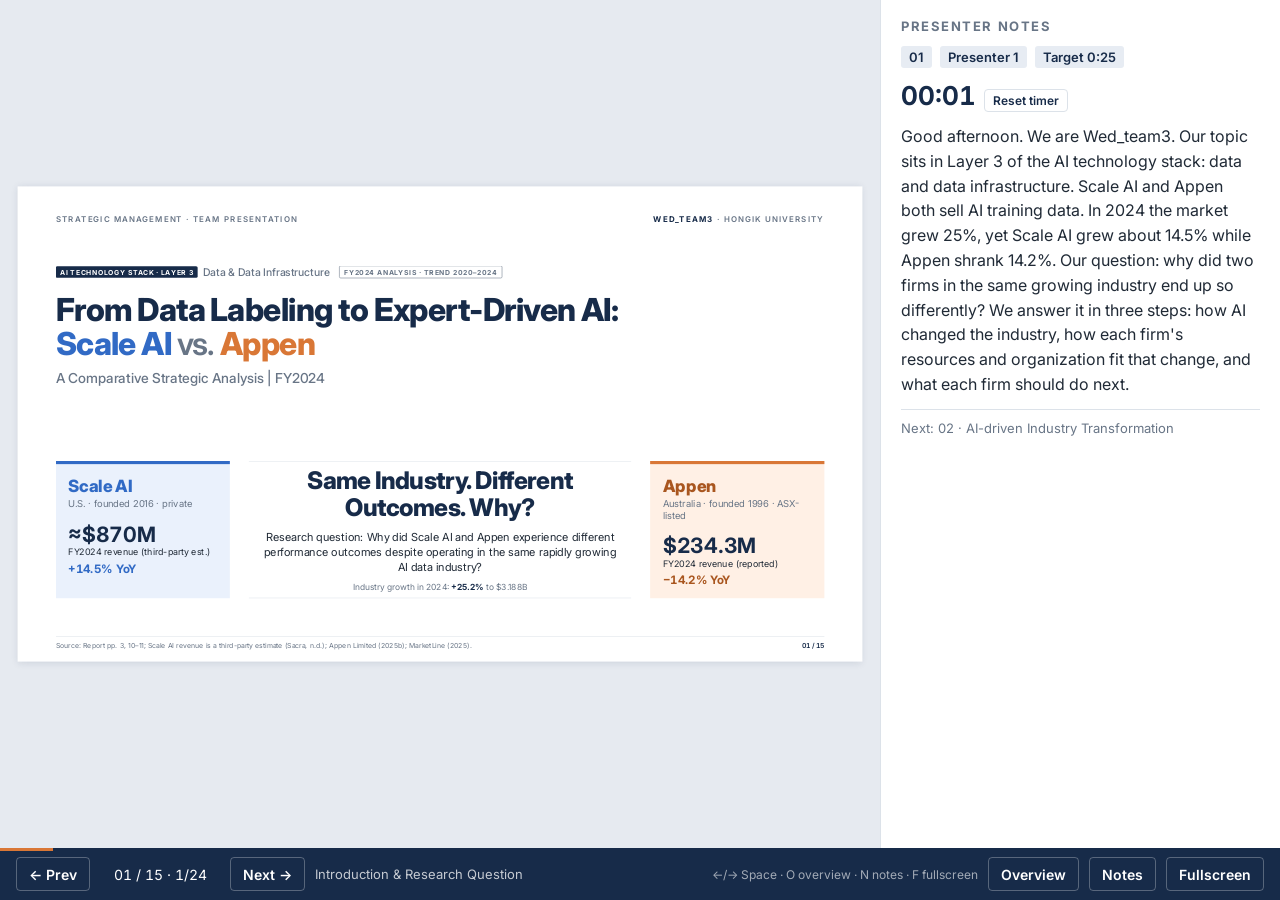
<file: deck/scale-ai-vs-appen-standalone.html>
<!doctype html>
<html lang="en"><head><meta charset="utf-8"><meta name="viewport" content="width=device-width,initial-scale=1,viewport-fit=cover"></head><body>
<title>Scale AI vs. Appen Strategy Deck</title>
<meta name="claude:viewport-fit-sides" content="cover">
<link rel="preconnect" href="https://fonts.googleapis.com">
<link rel="stylesheet" href="https://fonts.googleapis.com/css2?family=Inter:wght@400;500;600;700;800&display=swap">
<style>
/* Layout: fixed 1600x900 slide canvas scaled into a stage; control bar below; optional notes panel on the right.
   Deliberately single light theme: slides are specified as white consulting pages. */
:root{
  --navy:#172B49; --blue:#316AC5; --blue-l:#EAF1FC; --orange:#D97736; --orange-l:#FFF0E5;
  --orange-t:#A9561F; /* darker orange for small text on white (contrast) */
  --text:#202A36; --muted:#687586; --bg:#FFFFFF; --line:#DCE2E9;
  --soft:#F4F6F9; --navy-l:#E7ECF3; --mis:#B4442C; --stage:#E6EAF0;
  --font:"Inter",Arial,"Helvetica Neue",Helvetica,sans-serif;
  color-scheme:light;
}
html,body{height:100%}
body{margin:0;background:var(--stage);color:var(--text);font-family:var(--font);overflow:hidden;
  padding-left:max(0px,env(safe-area-inset-left,0px));padding-right:max(0px,env(safe-area-inset-right,0px))}
*{box-sizing:border-box}
.app{position:fixed;inset:0;display:flex;flex-direction:column;
  padding-top:env(safe-area-inset-top,0px);padding-bottom:env(safe-area-inset-bottom,0px);
  padding-left:env(safe-area-inset-left,0px);padding-right:env(safe-area-inset-right,0px)}
.main{flex:1;display:flex;min-height:0}
.stage{flex:1;position:relative;overflow:hidden;min-width:0}
.deck{position:absolute;left:0;top:0;width:1600px;height:900px;transform-origin:0 0}
.slide{position:absolute;left:0;top:0;width:1600px;height:900px;background:var(--bg);display:none;overflow:hidden;
  font-family:var(--font);color:var(--text);box-shadow:0 2px 14px rgba(23,43,73,.12)}
.slide.active{display:block}
.slide .notes{display:none}

/* ---------- slide chrome ---------- */
.sh{position:absolute;left:72px;right:72px;top:48px}
.sec{font-size:15px;font-weight:600;letter-spacing:.14em;text-transform:uppercase;color:var(--muted);display:flex;gap:14px;align-items:center}
.sec b{color:var(--navy);font-weight:700}
.sec .prio{font-size:12px;letter-spacing:.1em;color:var(--navy);border:1.5px solid var(--navy);padding:2px 8px;border-radius:3px}
.sh h2{margin:12px 0 0;font-size:39px;line-height:1.14;font-weight:700;color:var(--navy);letter-spacing:-.015em;text-wrap:balance;max-width:1440px}
.bd{position:absolute;left:72px;right:72px;top:188px;bottom:70px}
.sf{position:absolute;left:72px;right:72px;bottom:20px;display:flex;justify-content:space-between;align-items:flex-end;gap:40px;
  border-top:1px solid var(--line);padding-top:9px;font-size:13px;color:var(--muted);line-height:1.35}
.sf .pg{font-weight:600;color:var(--navy);white-space:nowrap;font-variant-numeric:tabular-nums}
.sf .team{white-space:nowrap}
.sc{color:var(--blue)} .ap{color:var(--orange-t)}
.scb{background:var(--blue-l)} .apb{background:var(--orange-l)}
.take{position:absolute;left:0;right:0;bottom:0;font-size:24px;font-weight:600;color:var(--navy);line-height:1.3;
  border-left:5px solid var(--navy);padding:4px 0 4px 18px}
.tag{display:inline-block;font-size:13px;font-weight:700;letter-spacing:.08em;text-transform:uppercase;padding:3px 8px;border-radius:3px}
.tag.navy{background:var(--navy);color:#fff}
.tag.blue{background:var(--blue);color:#fff}
.tag.orange{background:var(--orange);color:#fff}
.tag.ghost{border:1.5px solid var(--muted);color:var(--muted)}
.abs{position:absolute}
ul.clean{list-style:none;margin:0;padding:0}
ul.dots{margin:0;padding-left:22px}
ul.dots li{margin:0 0 6px}
.num{font-variant-numeric:tabular-nums}
svg text{font-family:var(--font)}

/* VRIO marks */
.mk{display:inline-block;width:26px;height:26px;border-radius:50%;vertical-align:middle}
.mk.full{background:currentColor}
.mk.part{border:3px solid currentColor;background:linear-gradient(90deg,currentColor 50%,transparent 50%)}
.mk.no{position:relative;border-radius:0}
.mk.no::before,.mk.no::after{content:"";position:absolute;left:11px;top:-1px;width:4px;height:28px;background:var(--mis);transform:rotate(45deg)}
.mk.no::after{transform:rotate(-45deg)}
.mk.sm{width:18px;height:18px}
.mk.sm.part{border-width:2.5px}
.mk.sm.no::before,.mk.sm.no::after{left:7px;top:-1px;width:3px;height:20px}

/* ---------- controls ---------- */
.bar{height:52px;flex:none;display:flex;align-items:center;gap:10px;padding:0 16px;background:var(--navy);color:#fff;position:relative}
.bar button{font:600 14px var(--font);color:#fff;background:transparent;border:1px solid rgba(255,255,255,.28);border-radius:4px;height:34px;padding:0 12px;cursor:pointer}
.bar button:hover{background:rgba(255,255,255,.1)}
.bar button:focus-visible{outline:2px solid #9DC0F5;outline-offset:2px}
.bar button[aria-pressed="true"]{background:#fff;color:var(--navy)}
.bar .count{font-variant-numeric:tabular-nums;font-size:14px;min-width:120px;text-align:center}
.bar .title{flex:1;font-size:13px;opacity:.75;white-space:nowrap;overflow:hidden;text-overflow:ellipsis;min-width:0}
.bar .prog{position:absolute;left:0;top:0;height:3px;background:var(--orange);transition:width .2s}
.bar .help{font-size:12px;opacity:.6;white-space:nowrap}
@media (max-width:760px){.bar .title,.bar .help{display:none}}
.notes-panel{width:400px;flex:none;background:#fff;border-left:1px solid var(--line);display:flex;flex-direction:column;overflow:auto;padding:18px 20px;gap:12px}
.notes-panel h3{margin:0;font-size:13px;letter-spacing:.12em;text-transform:uppercase;color:var(--muted)}
.notes-panel .np-meta{display:flex;gap:8px;flex-wrap:wrap}
.notes-panel .np-meta span{font-size:13px;font-weight:600;background:var(--navy-l);color:var(--navy);padding:3px 8px;border-radius:3px}
.notes-panel .np-body{font-size:16px;line-height:1.55;color:var(--text)}
.notes-panel .np-next{font-size:13px;color:var(--muted);border-top:1px solid var(--line);padding-top:10px}
.notes-panel .np-timer{font:700 26px var(--font);color:var(--navy);font-variant-numeric:tabular-nums}
.notes-panel .np-timer button{font:600 12px var(--font);margin-left:8px;border:1px solid var(--line);background:#fff;border-radius:4px;padding:3px 8px;cursor:pointer;color:var(--navy)}
@media (max-width:900px){.notes-panel{position:absolute;right:0;top:0;bottom:52px;width:min(400px,90vw);z-index:5;box-shadow:-4px 0 14px rgba(0,0,0,.15)}}
.overview{position:fixed;inset:0;background:var(--stage);z-index:20;overflow:auto;
  padding:24px max(16px,env(safe-area-inset-right,0px)) 40px max(16px,env(safe-area-inset-left,0px))}
.overview h3{margin:0 0 16px;font-size:16px;color:var(--navy)}
.ov-grid{display:grid;grid-template-columns:repeat(auto-fill,minmax(280px,1fr));gap:18px}
.thumb{position:relative;aspect-ratio:16/9;max-width:100%;background:#fff;cursor:pointer;border:2px solid transparent;overflow:hidden;border-radius:2px}
.thumb:hover,.thumb:focus-visible{border-color:var(--blue);outline:none}
.thumb.cur{border-color:var(--orange)}
.thumb .slide{display:block;transform-origin:0 0;box-shadow:none;pointer-events:none}
.thumb .lbl{position:absolute;left:6px;bottom:6px;background:var(--navy);color:#fff;font-size:11px;font-weight:600;padding:2px 6px;border-radius:2px;z-index:2}

@media (prefers-reduced-motion:reduce){*{transition:none!important}}

/* ---------- print: one slide per page ---------- */
@media print{
  @page{size:1600px 900px;margin:0}
  html,body{height:auto;overflow:visible;background:#fff;padding:0}
  .app{position:static;display:block;padding:0}
  .main{display:block}
  .bar,.notes-panel,.overview{display:none!important}
  .stage{position:static;overflow:visible}
  .deck{position:static;transform:none!important;width:1600px;height:auto}
  .slide{display:block!important;position:relative;box-shadow:none;break-after:page;page-break-after:always;
    -webkit-print-color-adjust:exact;print-color-adjust:exact}
  .slide:last-child{break-after:auto;page-break-after:auto}
}
</style>

<div class="app">
<div class="main">
<div class="stage" id="stage">
<div class="deck" id="deck">

<!-- ===================== 01 COVER ===================== -->
<section class="slide" data-title="Introduction &amp; Research Question">
  <div class="abs" style="left:72px;right:72px;top:52px;display:flex;justify-content:space-between;font-size:15px;font-weight:600;letter-spacing:.14em;text-transform:uppercase;color:var(--muted)">
    <span>Strategic Management · Team Presentation</span><span><b style="color:var(--navy)">Wed_team3</b> · Hongik University</span>
  </div>
  <div class="abs" style="left:72px;top:150px;right:72px">
    <div style="display:flex;gap:10px;align-items:center">
      <span class="tag navy">AI Technology Stack · Layer 3</span>
      <span style="font-size:20px;color:var(--muted);font-weight:500">Data &amp; Data Infrastructure</span>
      <span class="tag ghost" style="margin-left:8px">FY2024 analysis · trend 2020–2024</span>
    </div>
    <h1 style="margin:26px 0 0;font-size:60px;line-height:1.08;font-weight:800;color:var(--navy);letter-spacing:-.025em">From Data Labeling to Expert-Driven AI:<br><span class="sc">Scale AI</span> <span style="color:var(--muted);font-weight:600">vs.</span> <span style="color:var(--orange)">Appen</span></h1>
    <p style="margin:18px 0 0;font-size:26px;color:var(--muted);font-weight:500">A Comparative Strategic Analysis | FY2024</p>
  </div>
  <div class="abs" style="left:72px;right:72px;top:520px;height:250px;display:grid;grid-template-columns:330px 1fr 330px;gap:36px;align-items:stretch">
    <div class="scb" style="border-top:6px solid var(--blue);padding:22px 24px">
      <div style="font-size:32px;font-weight:800" class="sc">Scale AI</div>
      <div style="font-size:18px;color:var(--muted);margin-top:4px">U.S. · founded 2016 · private</div>
      <div style="font-size:40px;font-weight:700;color:var(--navy);margin-top:22px" class="num">≈$870M</div>
      <div style="font-size:17px;color:var(--text)">FY2024 revenue (third-party est.)</div>
      <div style="font-size:22px;font-weight:700;margin-top:8px" class="sc num">+14.5% YoY</div>
    </div>
    <div style="display:flex;flex-direction:column;justify-content:center;align-items:center;text-align:center;border-top:1px solid var(--line);border-bottom:1px solid var(--line)">
      <div style="font-size:46px;font-weight:800;color:var(--navy);letter-spacing:-.02em;line-height:1.1">Same Industry. Different Outcomes. Why?</div>
      <div style="font-size:21px;color:var(--text);margin-top:16px;max-width:680px;line-height:1.4">Research question: Why did Scale AI and Appen experience different performance outcomes despite operating in the same rapidly growing AI data industry?</div>
      <div style="font-size:16px;color:var(--muted);margin-top:12px">Industry growth in 2024: <b style="color:var(--navy)">+25.2%</b> to $3.188B</div>
    </div>
    <div class="apb" style="border-top:6px solid var(--orange);padding:22px 24px">
      <div style="font-size:32px;font-weight:800;color:var(--orange-t)">Appen</div>
      <div style="font-size:18px;color:var(--muted);margin-top:4px">Australia · founded 1996 · ASX-listed</div>
      <div style="font-size:40px;font-weight:700;color:var(--navy);margin-top:22px" class="num">$234.3M</div>
      <div style="font-size:17px;color:var(--text)">FY2024 revenue (reported)</div>
      <div style="font-size:22px;font-weight:700;margin-top:8px" class="ap num">−14.2% YoY</div>
    </div>
  </div>
  <div class="sf"><span class="src">Source: Report pp. 3, 10–11; Scale AI revenue is a third-party estimate (Sacra, n.d.); Appen Limited (2025b); MarketLine (2025).</span><span class="pg"></span></div>
  <aside class="notes" data-presenter="Presenter 1" data-time="0:25">Good afternoon. We are Wed_team3. Our topic sits in Layer 3 of the AI technology stack: data and data infrastructure. Scale AI and Appen both sell AI training data. In 2024 the market grew 25%, yet Scale AI grew about 14.5% while Appen shrank 14.2%. Our question: why did two firms in the same growing industry end up so differently? We answer it in three steps: how AI changed the industry, how each firm's resources and organization fit that change, and what each firm should do next.</aside>
</section>

<!-- ===================== 02 AI TRANSFORMATION ===================== -->
<section class="slide" data-title="AI-driven Industry Transformation">
  <div class="sh"><div class="sec"><b>External</b> · AI-driven Industry Transformation <span class="prio">Key slide</span></div>
  <h2>AI Creates New Demand While Disrupting Traditional Labeling</h2></div>
  <div class="bd">
    <svg class="abs" style="left:0;top:0" width="1456" height="640" viewBox="0 0 1456 640" aria-hidden="true">
      <defs><marker id="ar2" viewBox="0 0 10 10" refX="9" refY="5" markerWidth="9" markerHeight="9" orient="auto"><path d="M0,0 L10,5 L0,10 z" fill="#172B49"/></marker></defs>
      <path d="M300,330 C350,330 350,150 412,150" fill="none" stroke="#172B49" stroke-width="2.5" marker-end="url(#ar2)"/>
      <path d="M300,330 C350,330 350,480 412,480" fill="none" stroke="#687586" stroke-width="2.5" marker-end="url(#ar2)"/>
      <path d="M902,150 C950,150 950,320 1002,320" fill="none" stroke="#172B49" stroke-width="2.5" marker-end="url(#ar2)"/>
      <path d="M902,480 C950,480 950,340 1002,340" fill="none" stroke="#172B49" stroke-width="2.5" marker-end="url(#ar2)"/>
    </svg>
    <div class="abs" style="left:0;top:0;width:300px">
      <div style="font-size:15px;font-weight:600;letter-spacing:.1em;text-transform:uppercase;color:var(--muted)">2024 global market</div>
      <div style="font-size:54px;font-weight:800;color:var(--navy);line-height:1.05;margin-top:6px" class="num">$3.188B</div>
      <div style="font-size:18px;color:var(--text)">data collection &amp; labeling</div>
      <div style="font-size:34px;font-weight:700;color:var(--navy);margin-top:10px" class="num">+25.2% <span style="font-size:18px;font-weight:500;color:var(--text)">YoY</span></div>
    </div>
    <div class="abs" style="left:0;top:262px;width:300px;height:136px;background:var(--navy);color:#fff;padding:20px 22px;display:flex;flex-direction:column;justify-content:center">
      <div style="font-size:14px;letter-spacing:.12em;text-transform:uppercase;opacity:.75">Driver</div>
      <div style="font-size:26px;font-weight:700;line-height:1.2;margin-top:4px">AI advancement</div>
      <div style="font-size:18px;opacity:.85">Generative AI &amp; LLMs</div>
    </div>
    <div class="abs" style="left:0;top:430px;width:300px;font-size:17px;color:var(--muted);line-height:1.45">AI is both the <b style="color:var(--navy)">customer</b> of this industry and its <b style="color:var(--navy)">substitute</b>.</div>

    <div class="abs" style="left:414px;top:20px;width:488px;height:262px;border:2px solid var(--navy);padding:18px 22px">
      <div style="display:flex;justify-content:space-between;align-items:baseline"><div style="font-size:25px;font-weight:700;color:var(--navy)">Demand expansion</div><div style="font-size:30px;font-weight:800;color:var(--navy)">+</div></div>
      <div style="font-size:16px;color:var(--muted);margin-bottom:12px">New high-value, expert tasks</div>
      <div style="display:grid;grid-template-columns:1fr 1fr;gap:10px">
        <div style="background:var(--navy-l);padding:10px 12px;font-size:20px;font-weight:600;color:var(--navy)">RLHF</div>
        <div style="background:var(--navy-l);padding:10px 12px;font-size:20px;font-weight:600;color:var(--navy)">Model evaluation</div>
        <div style="background:var(--navy-l);padding:10px 12px;font-size:20px;font-weight:600;color:var(--navy);line-height:1.15">Expert-generated training data</div>
        <div style="background:var(--navy-l);padding:10px 12px;font-size:20px;font-weight:600;color:var(--navy)">Red-teaming</div>
      </div>
    </div>
    <div class="abs" style="left:414px;top:350px;width:488px;height:262px;border:2px dashed var(--muted);padding:18px 22px">
      <div style="display:flex;justify-content:space-between;align-items:baseline"><div style="font-size:25px;font-weight:700;color:var(--text)">Task substitution</div><div style="font-size:30px;font-weight:800;color:var(--muted)">−</div></div>
      <div style="font-size:16px;color:var(--muted);margin-bottom:12px">Routine manual labeling is automated</div>
      <div style="display:grid;grid-template-columns:1fr 1fr;gap:10px">
        <div style="background:var(--soft);padding:10px 12px;font-size:20px;font-weight:600">Auto-labeling</div>
        <div style="background:var(--soft);padding:10px 12px;font-size:20px;font-weight:600">Synthetic data</div>
        <div style="background:var(--soft);padding:10px 12px;font-size:20px;font-weight:600;line-height:1.15">Self-supervised learning</div>
        <div style="background:var(--soft);padding:10px 12px;font-size:20px;font-weight:600;line-height:1.15">Less routine manual labeling</div>
      </div>
    </div>

    <div class="abs" style="left:1004px;top:40px;width:452px;height:560px;background:var(--navy);color:#fff;padding:28px 30px;display:flex;flex-direction:column">
      <div style="font-size:14px;letter-spacing:.12em;text-transform:uppercase;opacity:.75">Result</div>
      <div style="font-size:30px;font-weight:800;line-height:1.15;margin-top:4px">Shift in Key Success Factors</div>
      <div style="margin-top:24px;font-size:14px;letter-spacing:.12em;text-transform:uppercase;opacity:.7">From</div>
      <div style="font-size:23px;font-weight:600;opacity:.75;margin-top:4px">Labor scale · Cost efficiency</div>
      <div style="font-size:30px;line-height:1;margin:14px 0 10px;opacity:.9">↓</div>
      <div style="font-size:14px;letter-spacing:.12em;text-transform:uppercase;opacity:.7">To</div>
      <ul class="clean" style="margin-top:8px;display:grid;gap:9px">
        <li style="font-size:23px;font-weight:700;border-left:4px solid #fff;padding-left:12px">Specialized expertise</li>
        <li style="font-size:23px;font-weight:700;border-left:4px solid #fff;padding-left:12px">Technology infrastructure</li>
        <li style="font-size:23px;font-weight:700;border-left:4px solid #fff;padding-left:12px">Data quality</li>
        <li style="font-size:23px;font-weight:700;border-left:4px solid #fff;padding-left:12px">Organizational capabilities</li>
      </ul>
      <div style="margin-top:auto;font-size:17px;line-height:1.4;opacity:.85;border-top:1px solid rgba(255,255,255,.3);padding-top:12px">We test both firms against these four factors in the internal analysis (Slides 6–10).</div>
    </div>
  </div>
  <div class="sf"><span class="src">Source: Report pp. 3–5, 8 (PESTEL technological &amp; economic factors; Five Forces substitutes; 2025–2029 outlook); MarketLine (2025).</span><span class="pg"></span></div>
  <aside class="notes" data-presenter="Presenter 1" data-time="0:45">This is the core of our external story. AI affects the industry in two directions at once. First, it creates demand: LLM developers need RLHF, expert-written data, model evaluation and red-teaming. That pushed the market to $3.188 billion in 2024, up 25.2%. Second, AI substitutes for the old work: auto-labeling, synthetic data and self-supervised learning reduce the need for routine manual labeling. Both branches lead to one result: the key success factors move away from labor scale and low cost toward expertise, technology, data quality and organizational capability. Keep these four factors in mind; we use them to compare the firms later.</aside>
</section>

<!-- ===================== 03 FIVE FORCES ===================== -->
<section class="slide" data-title="Five Forces &amp; Industry Dynamics">
  <div class="sh"><div class="sec"><b>External</b> · Five Forces &amp; Industry Dynamics</div>
  <h2>Rapid Market Growth Does Not Guarantee High Industry Attractiveness</h2></div>
  <div class="bd">
    <div class="abs" style="left:0;top:0;width:700px">
      <div style="display:flex;justify-content:space-between;align-items:center">
        <span class="tag navy">FY2024 assessment</span>
        <span style="font-size:15px;color:var(--muted)">5 = strong force = lower attractiveness</span>
      </div>
      <svg width="700" height="500" viewBox="0 0 700 500" role="img" aria-label="Five Forces radar chart, FY2024">
        <g transform="translate(50,-14)">
          <polygon points="300,240 338,267.6 323.5,312.4 276.5,312.4 262,267.6" fill="none" stroke="#DCE2E9"/>
          <polygon points="300,200 376.1,255.3 347,344.7 253,344.7 223.9,255.3" fill="none" stroke="#DCE2E9"/>
          <polygon points="300,160 414.1,242.9 370.5,377.1 229.5,377.1 185.9,242.9" fill="none" stroke="#DCE2E9"/>
          <polygon points="300,120 452.2,230.6 394,409.4 206,409.4 147.8,230.6" fill="none" stroke="#DCE2E9"/>
          <polygon points="300,80 490.2,218.2 417.6,441.8 182.4,441.8 109.8,218.2" fill="none" stroke="#C3CCD7"/>
          <g stroke="#DCE2E9"><line x1="300" y1="280" x2="300" y2="80"/><line x1="300" y1="280" x2="490.2" y2="218.2"/><line x1="300" y1="280" x2="417.6" y2="441.8"/><line x1="300" y1="280" x2="182.4" y2="441.8"/><line x1="300" y1="280" x2="109.8" y2="218.2"/></g>
          <polygon points="300,120 414.1,242.9 417.6,441.8 229.5,377.1 109.8,218.2" fill="#172B49" fill-opacity=".14" stroke="#172B49" stroke-width="3"/>
          <g fill="#172B49"><circle cx="300" cy="120" r="6"/><circle cx="414.1" cy="242.9" r="6"/><circle cx="417.6" cy="441.8" r="6"/><circle cx="229.5" cy="377.1" r="6"/><circle cx="109.8" cy="218.2" r="6"/></g>
          <text x="300" y="50" text-anchor="middle" font-size="19" font-weight="700" fill="#172B49">Threat of entry</text>
          <text x="300" y="72" text-anchor="middle" font-size="17" fill="#202A36">Moderate–Strong</text>
          <text x="502" y="212" font-size="19" font-weight="700" fill="#172B49">Supplier power</text>
          <text x="502" y="234" font-size="17" fill="#202A36">Moderate</text>
          <text x="430" y="472" font-size="19" font-weight="700" fill="#172B49">Buyer power</text>
          <text x="430" y="494" font-size="17" fill="#202A36">Strong</text>
          <text x="170" y="472" text-anchor="end" font-size="19" font-weight="700" fill="#172B49">Threat of substitutes</text>
          <text x="170" y="494" text-anchor="end" font-size="17" fill="#202A36">Moderate</text>
          <text x="98" y="200" text-anchor="end" font-size="19" font-weight="700" fill="#172B49">Competitive</text>
          <text x="98" y="222" text-anchor="end" font-size="19" font-weight="700" fill="#172B49">rivalry</text>
          <text x="98" y="244" text-anchor="end" font-size="17" fill="#202A36">Strong</text>
        </g>
      </svg>
      <div style="display:flex;align-items:center;gap:14px;margin-top:2px">
        <span style="font-size:20px;font-weight:600;color:var(--text)">Overall industry attractiveness</span>
        <span style="font-size:22px;font-weight:800;color:#fff;background:var(--navy);padding:4px 14px">MEDIUM</span>
      </div>
    </div>
    <div class="abs" style="left:770px;top:0;right:0">
      <div style="display:flex;justify-content:space-between;align-items:center"><span class="tag ghost">2025–2029 outlook (report projection)</span></div>
      <div style="font-size:21px;font-weight:700;color:var(--navy);margin:14px 0 12px">Three AI-related dynamics</div>
      <div style="display:grid;gap:14px">
        <div style="display:grid;grid-template-columns:64px 1fr;gap:16px;align-items:start;border-top:1px solid var(--line);padding-top:12px">
          <div style="font-size:34px;font-weight:800;color:var(--navy);line-height:1">↑</div>
          <div><div style="font-size:22px;font-weight:700">Substitution pressure grows</div><div style="font-size:19px;color:var(--muted);line-height:1.35">Auto-labeling, synthetic data and self-/semi-supervised learning cut routine labeling.</div></div>
        </div>
        <div style="display:grid;grid-template-columns:64px 1fr;gap:16px;align-items:start;border-top:1px solid var(--line);padding-top:12px">
          <div style="font-size:34px;font-weight:800;color:var(--navy);line-height:1">↑</div>
          <div><div style="font-size:22px;font-weight:700">Specialized experts gain bargaining power</div><div style="font-size:19px;color:var(--muted);line-height:1.35">Medical, legal and coding experts are hard to replace; crowd workers are not.</div></div>
        </div>
        <div style="display:grid;grid-template-columns:64px 1fr;gap:16px;align-items:start;border-top:1px solid var(--line);padding-top:12px">
          <div style="font-size:34px;font-weight:800;color:var(--navy);line-height:1">=</div>
          <div><div style="font-size:22px;font-weight:700">Buyer power stays strong</div><div style="font-size:19px;color:var(--muted);line-height:1.35">Big Tech builds in-house data operations and compares providers on price and quality.</div></div>
        </div>
      </div>
      <div style="font-size:19px;color:var(--text);margin-top:16px;line-height:1.4;background:var(--soft);padding:12px 16px">Rivalry shifts toward <b>technology, data quality and expertise</b> rather than labor scale and low prices.</div>
      <div style="margin-top:16px;font-size:14px;letter-spacing:.1em;text-transform:uppercase;color:var(--muted);font-weight:600">Other PESTEL signals</div>
      <div style="display:flex;flex-wrap:wrap;gap:8px;margin-top:8px">
        <span style="font-size:16px;border:1px solid var(--line);padding:4px 10px">Data sovereignty</span>
        <span style="font-size:16px;border:1px solid var(--line);padding:4px 10px">Gig-labor regulation</span>
        <span style="font-size:16px;border:1px solid var(--line);padding:4px 10px">Data privacy (GDPR / CCPA)</span>
        <span style="font-size:16px;border:1px solid var(--line);padding:4px 10px">Copyright &amp; IP</span>
        <span style="font-size:16px;border:1px solid var(--line);padding:4px 10px">Public AI datasets</span>
      </div>
    </div>
  </div>
  <div class="sf"><span class="src">Source: Report pp. 3–8. Radar plots the report's ratings (Moderate = 3, Moderate–Strong = 4, Strong = 5). Full analysis: Appendix A1–A2.</span><span class="pg"></span></div>
  <aside class="notes" data-presenter="Presenter 1" data-time="0:40">Market growth does not make the industry easy. In FY2024, buyer power and rivalry were strong, entry was moderate to strong, suppliers and substitutes were moderate, so overall attractiveness is medium. Looking ahead to 2025–2029, three dynamics come from AI: substitution gets stronger, experts gain bargaining power, and buyers stay powerful because Big Tech builds in-house. Regulation adds pressure: data sovereignty, gig-labor rules and privacy law all raise costs for cross-border crowd models. So profits go to firms with technology, expertise and quality, not to firms with the biggest crowd.</aside>
</section>

<!-- ===================== 04 STRATEGIC GROUPS ===================== -->
<section class="slide" data-title="Strategic Group Map">
  <div class="sh"><div class="sec"><b>External</b> · Strategic Group Map</div>
  <h2>Scale AI and Appen Share a Strategic Group but Differ in Service Breadth</h2></div>
  <div class="bd">
    <svg class="abs" style="left:0;top:0" width="860" height="600" viewBox="0 0 860 600" role="img" aria-label="Strategic group map">
      <g stroke="#EEF1F5"><line x1="80" y1="50" x2="800" y2="50"/><line x1="80" y1="182.5" x2="800" y2="182.5"/><line x1="80" y1="315" x2="800" y2="315"/><line x1="80" y1="447.5" x2="800" y2="447.5"/>
      <line x1="260" y1="50" x2="260" y2="580"/><line x1="440" y1="50" x2="440" y2="580"/><line x1="620" y1="50" x2="620" y2="580"/><line x1="800" y1="50" x2="800" y2="580"/></g>
      <line x1="80" y1="580" x2="812" y2="580" stroke="#687586" stroke-width="1.5"/>
      <line x1="80" y1="580" x2="80" y2="38" stroke="#687586" stroke-width="1.5"/>
      <rect x="620" y="36" width="210" height="256" rx="10" fill="#EAF1FC" fill-opacity=".55" stroke="#172B49" stroke-width="2" stroke-dasharray="7 5"/>
      <text x="830" y="26" text-anchor="end" font-size="17" font-weight="700" fill="#172B49">Specialized AI Data Providers</text>
      <circle cx="339.2" cy="346.8" r="60.7" fill="#9AA6B5" fill-opacity=".35" stroke="#687586"/>
      <circle cx="440" cy="283.2" r="62.9" fill="#9AA6B5" fill-opacity=".35" stroke="#687586"/>
      <circle cx="512" cy="187.8" r="32" fill="#9AA6B5" fill-opacity=".35" stroke="#687586"/>
      <circle cx="756.8" cy="71.2" r="18.3" fill="#316AC5"/>
      <circle cx="728" cy="262" r="9.5" fill="#D97736"/>
      <text x="730" y="70" text-anchor="end" font-size="19" font-weight="800" fill="#316AC5">Scale AI</text>
      <text x="730" y="90" text-anchor="end" font-size="15" fill="#202A36">≈$870M (est.)</text>
      <text x="744" y="258" font-size="19" font-weight="800" fill="#A9561F">Appen</text>
      <text x="744" y="278" font-size="15" fill="#202A36">$234.3M</text>
      <text x="512" y="134" text-anchor="middle" font-size="16" font-weight="700" fill="#202A36">TELUS Digital</text>
      <text x="512" y="152" text-anchor="middle" font-size="15" fill="#687586">$2,658M</text>
      <text x="470" y="370" font-size="16" font-weight="700" fill="#202A36">Teleperformance <tspan font-weight="400" fill="#687586">€10,280M</tspan></text>
      <text x="339" y="432" text-anchor="middle" font-size="16" font-weight="700" fill="#202A36">Atos <tspan font-weight="400" fill="#687586">€9,577M</tspan></text>
      <text x="440" y="598" text-anchor="middle" font-size="17" font-weight="600" fill="#202A36">Degree of AI data service specialization →</text>
      <text x="86" y="598" font-size="15" fill="#687586">Lower</text>
      <text x="800" y="598" text-anchor="end" font-size="15" fill="#687586">Higher</text>
      <text transform="translate(40,315) rotate(-90)" text-anchor="middle" font-size="17" font-weight="600" fill="#202A36">Breadth of data services offered →</text>
      <text transform="translate(62,578) rotate(-90)" font-size="15" fill="#687586">Narrow</text>
      <text transform="translate(62,96) rotate(-90)" font-size="15" fill="#687586">Broad</text>
    </svg>
    <div class="abs" style="left:900px;top:0;right:0">
      <div style="font-size:15px;letter-spacing:.1em;text-transform:uppercase;color:var(--muted);font-weight:600">Three strategic groups (2024)</div>
      <ul class="clean" style="display:grid;gap:10px;margin-top:10px">
        <li style="font-size:19px;line-height:1.35"><b style="color:var(--navy)">Specialized AI Data Providers</b><br><span class="sc" style="font-weight:600">Scale AI</span>, <span class="ap" style="font-weight:600">Appen</span>: AI data is the core business</li>
        <li style="font-size:19px;line-height:1.35"><b>Diversified Digital Service Providers</b><br>TELUS Digital, Teleperformance: AI data within CX and digital services</li>
        <li style="font-size:19px;line-height:1.35"><b>Diversified IT Service Provider</b><br>Atos: data services within IT consulting</li>
      </ul>
      <div style="font-size:15px;letter-spacing:.1em;text-transform:uppercase;color:var(--muted);font-weight:600;margin-top:22px">Breadth inside the group</div>
      <table style="width:100%;border-collapse:collapse;margin-top:8px;font-size:18px">
        <thead><tr style="color:var(--muted);font-size:15px"><th style="text-align:left;font-weight:600;padding:4px 0">AI data value chain</th><th style="width:80px;font-weight:700" class="sc">Scale</th><th style="width:80px;font-weight:700" class="ap">Appen</th></tr></thead>
        <tbody>
          <tr style="border-top:1px solid var(--line)"><td style="padding:6px 0">Data collection</td><td style="text-align:center;color:var(--blue)"><i class="mk sm full"></i></td><td style="text-align:center;color:var(--orange)"><i class="mk sm full"></i></td></tr>
          <tr style="border-top:1px solid var(--line)"><td style="padding:6px 0">Annotation &amp; labeling</td><td style="text-align:center;color:var(--blue)"><i class="mk sm full"></i></td><td style="text-align:center;color:var(--orange)"><i class="mk sm full"></i></td></tr>
          <tr style="border-top:1px solid var(--line)"><td style="padding:6px 0">RLHF &amp; model evaluation</td><td style="text-align:center;color:var(--blue)"><i class="mk sm full"></i></td><td style="text-align:center;color:var(--orange)"><i class="mk sm part"></i></td></tr>
          <tr style="border-top:1px solid var(--line);border-bottom:1px solid var(--line)"><td style="padding:6px 0">Enterprise AI solutions</td><td style="text-align:center;color:var(--blue)"><i class="mk sm full"></i></td><td style="text-align:center;color:var(--orange)"><i class="mk sm part"></i></td></tr>
        </tbody>
      </table>
      <div style="font-size:14px;color:var(--muted);margin-top:6px">● core offering &nbsp; ◐ emerging (newer GenAI products)</div>
    </div>
  </div>
  <div class="sf"><span class="src">Source: Report pp. 8–9, 12–13. Positions reproduced from the report's qualitative map. Circle area ≈ total 2024 company revenue (not AI data revenue only), in reported currency; Scale AI is a third-party estimate.</span><span class="pg"></span></div>
  <aside class="notes" data-presenter="Presenter 1" data-time="0:35">We map five major players on two axes: how specialized they are in AI data, and how broad their data services are. Scale AI and Appen form the same group, specialized AI data providers. The bubbles show total company revenue, so Teleperformance and Atos look large but AI data is a small part of their business. Inside the group, Scale AI covers more of the value chain: from collection and labeling to RLHF, model evaluation and enterprise AI. Appen stayed closer to data collection and human-generated data, with newer GenAI products still emerging. So the gap is not about the industry they are in, it is about how far each firm moved along the value chain.</aside>
</section>

<!-- ===================== 05 PERFORMANCE ===================== -->
<section class="slide" data-title="Performance Divergence">
  <div class="sh"><div class="sec"><b>Performance</b> · 2020–2024 Revenue</div>
  <h2>A Growing Industry, but Diverging Firm Performance</h2></div>
  <div class="bd">
    <div class="abs" style="left:0;top:0;font-size:16px;color:var(--muted)">Annual revenue, US$ million</div>
    <svg class="abs" style="left:0;top:22px" width="990" height="514" viewBox="0 0 1040 540" role="img" aria-label="Revenue line chart 2020 to 2024">
      <g stroke="#E6EAF0"><line x1="90" y1="40" x2="890" y2="40"/><line x1="90" y1="147.5" x2="890" y2="147.5"/><line x1="90" y1="255" x2="890" y2="255"/><line x1="90" y1="362.5" x2="890" y2="362.5"/></g>
      <line x1="90" y1="470" x2="890" y2="470" stroke="#687586" stroke-width="1.5"/>
      <g font-size="16" fill="#687586" text-anchor="end"><text x="78" y="45">1,000</text><text x="78" y="152">750</text><text x="78" y="260">500</text><text x="78" y="367">250</text><text x="78" y="475">0</text></g>
      <g font-size="17" fill="#202A36" text-anchor="middle"><text x="90" y="498">2020</text><text x="290" y="498">2021</text><text x="490" y="498">2022</text><text x="690" y="498">2023</text><text x="890" y="498" font-weight="700">2024</text></g>
      <polyline points="90,292.5 290,277.7 490,302.9 690,352.6 890,369.3" fill="none" stroke="#D97736" stroke-width="4"/>
      <polyline points="90,427 290,392.6 490,345.3 690,143.2 890,95.9" fill="none" stroke="#316AC5" stroke-width="4" stroke-dasharray="10 7"/>
      <g fill="#D97736"><circle cx="90" cy="292.5" r="7"/><circle cx="290" cy="277.7" r="7"/><circle cx="490" cy="302.9" r="7"/><circle cx="690" cy="352.6" r="7"/><circle cx="890" cy="369.3" r="7"/></g>
      <g fill="#fff" stroke="#316AC5" stroke-width="3"><circle cx="90" cy="427" r="7"/><circle cx="290" cy="392.6" r="7"/><circle cx="490" cy="345.3" r="7"/><circle cx="690" cy="143.2" r="7"/><circle cx="890" cy="95.9" r="7"/></g>
      <g font-size="17" font-weight="700" fill="#A9561F" text-anchor="middle"><text x="90" y="276">412.7</text><text x="290" y="261">447.3</text><text x="490" y="286">388.5</text><text x="690" y="380">273.0</text><text x="890" y="397">234.3</text></g>
      <g font-size="17" font-weight="700" fill="#316AC5" text-anchor="middle"><text x="90" y="455">≈100</text><text x="290" y="420">≈180</text><text x="490" y="373">≈290</text><text x="690" y="125">≈760</text><text x="890" y="78">≈870</text></g>
      <text x="912" y="92" font-size="18" font-weight="800" fill="#316AC5">Scale AI</text>
      <text x="912" y="112" font-size="15" fill="#316AC5">(third-party est.)</text>
      <text x="912" y="342" font-size="18" font-weight="800" fill="#A9561F">Appen</text>
      <text x="912" y="360" font-size="15" fill="#A9561F">(reported)</text>
      <text x="610" y="190" text-anchor="end" font-size="15" fill="#316AC5">≈+162% in 2023 (est.)</text>
      <line x1="890" y1="410" x2="890" y2="430" stroke="#687586"/>
      <text x="884" y="446" text-anchor="end" font-size="15" fill="#202A36">Google contract ended Mar 2024 (≈30% of revenue)</text>
    </svg>
    <div class="abs" style="left:1020px;top:0;right:0">
      <div style="font-size:15px;letter-spacing:.1em;text-transform:uppercase;color:var(--muted);font-weight:600">2024 revenue growth</div>
      <div style="display:grid;grid-template-columns:1fr 1fr 1fr;gap:10px;margin-top:10px">
        <div style="background:var(--soft);padding:12px"><div style="font-size:27px;font-weight:800;color:var(--navy)" class="num">+25.2%</div><div style="font-size:16px">Industry</div></div>
        <div class="scb" style="padding:12px"><div style="font-size:27px;font-weight:800" class="sc num">+14.5%</div><div style="font-size:16px">Scale AI (est.)</div></div>
        <div class="apb" style="padding:12px"><div style="font-size:27px;font-weight:800" class="ap num">−14.2%</div><div style="font-size:16px">Appen</div></div>
      </div>
      <ul class="clean" style="display:grid;gap:12px;margin-top:20px;font-size:19px;line-height:1.35">
        <li style="border-top:1px solid var(--line);padding-top:10px"><b class="sc">Scale AI</b> growth slowed after rapid 2023 expansion and fell below market growth.</li>
        <li style="border-top:1px solid var(--line);padding-top:10px"><b class="ap">Appen</b> lost its Google contract in March 2024, a direct hit to revenue.</li>
        <li style="border-top:1px solid var(--line);padding-top:10px">Appen's <b>non-Google revenue grew 16.0%</b>; underlying EBITDA before FX improved from <b class="num">−$20.4M</b> to <b class="num">+$3.5M</b>.</li>
        <li style="border-top:1px solid var(--line);padding-top:10px;color:var(--muted)">Scale AI is private: profitability is not disclosed, so no margin comparison is made.</li>
      </ul>
    </div>
    <div class="take">The gap has two drivers: Appen's one-off client loss, and a deeper difference in fit with AI-era demand.</div>
  </div>
  <div class="sf"><span class="src">Source: Report pp. 10, 15–16; Sacra (n.d.) for Scale AI estimates; Appen Limited (2025b); MarketLine (2025). Dashed line = estimates.</span><span class="pg"></span></div>
  <aside class="notes" data-presenter="Presenter 1" data-time="0:45">Here is the outcome we need to explain. Scale AI's revenue, based on third-party estimates, rose from about 100 million dollars in 2020 to about 870 million in 2024. Appen peaked in 2021 at 447 million and fell to 234 million. In 2024 the industry grew 25%, Scale about 14.5% and Appen fell 14.2%. Two cautions. First, Google ended its contract in March 2024, about 30% of Appen's revenue, so part of the decline is a client loss, not AI alone. Appen's non-Google revenue actually grew 16% and its underlying EBITDA turned positive. Second, Scale is private, so we do not claim it is more profitable. The next section asks what internal differences sit behind this gap. Now I'll hand over to Presenter 2.</aside>
</section>

<!-- ===================== 06 VALUE CHAIN ===================== -->
<section class="slide" data-title="Value Chain Comparison">
  <div class="sh"><div class="sec"><b>Internal</b> · Value Chain Comparison</div>
  <h2>Different Value Chains Create Different Sources of Advantage</h2></div>
  <div class="bd">
    <style>
      .vc-row{position:absolute;left:0;width:1340px;height:56px;display:grid;grid-template-columns:230px 1fr 1fr;gap:6px}
      .vc-row>div{display:flex;align-items:center;padding:0 14px;font-size:17px;line-height:1.22}
      .vc-row .lab{background:var(--soft);font-weight:700;color:var(--navy);font-size:17px}
      .vc-row.key .lab{background:var(--navy);color:#fff}
      .vc-row.key{outline:2.5px solid var(--navy);outline-offset:2px}
      .vc-col{position:absolute;top:278px;width:262px;display:grid;grid-template-rows:46px 108px 108px;gap:6px}
      .vc-col .hd{display:flex;align-items:center;justify-content:center;font-weight:700;font-size:17px;color:var(--navy);background:var(--soft);
        clip-path:polygon(0 0,calc(100% - 14px) 0,100% 50%,calc(100% - 14px) 100%,0 100%,14px 50%);padding:0 18px;text-align:center;line-height:1.1}
      .vc-col.key .hd{background:var(--navy);color:#fff}
      .vc-col.key{outline:2.5px solid var(--navy);outline-offset:3px}
      .vc-col .c{padding:10px 12px;font-size:17px;line-height:1.25}
      .vc-col .c b{display:block;font-size:13px;letter-spacing:.08em;text-transform:uppercase;margin-bottom:3px}
    </style>
    <div class="abs" style="left:0;top:-30px;font-size:15px;color:var(--muted);font-weight:600;letter-spacing:.1em;text-transform:uppercase">Support activities</div>
    <div class="abs" style="left:236px;top:-30px;width:550px;font-size:16px;font-weight:700" class="sc"><span class="sc">Scale AI</span></div>
    <div class="abs" style="left:791px;top:-30px;font-size:16px;font-weight:700"><span class="ap">Appen</span></div>
    <div class="vc-row" style="top:0"><div class="lab">Technology development</div><div class="scb">Tools for labeling, RLHF, evaluation and AI safety</div><div class="apb">Quality Flow, Build My RAG, RLHF, Document Intelligence</div></div>
    <div class="vc-row key" style="top:62px"><div class="lab">Information systems</div><div class="scb">Platform coordinates workers, tracks quality, delivers via API</div><div class="apb">Task platform with legacy bottlenecks; rebuild announced Aug 2024</div></div>
    <div class="vc-row key" style="top:124px"><div class="lab">Human resources</div><div class="scb">Managed workers plus experts (PhDs, lawyers, accountants)</div><div class="apb">1M+ crowd: flexible, but quality, pay and retention are hard</div></div>
    <div class="vc-row" style="top:186px"><div class="lab">Firm infrastructure</div><div class="scb">≈$1B raised in 2024; strategic partnerships</div><div class="apb">33% opex cut in H1 2024; restructuring</div></div>
    <div class="abs" style="left:0;top:252px;font-size:15px;color:var(--muted);font-weight:600;letter-spacing:.1em;text-transform:uppercase">Primary activities</div>
    <div class="vc-col" style="left:0"><div class="hd">Inbound logistics</div><div class="c scb"><b class="sc">Scale AI</b>Client data and complex AI tasks</div><div class="c apb"><b class="ap">Appen</b>Global crowd-based data collection</div></div>
    <div class="vc-col key" style="left:270px"><div class="hd">Operations</div><div class="c scb"><b class="sc">Scale AI</b>Integrated software, automation, expert verification</div><div class="c apb"><b class="ap">Appen</b>Crowd workforce and legacy workflows</div></div>
    <div class="vc-col" style="left:540px"><div class="hd">Outbound logistics</div><div class="c scb"><b class="sc">Scale AI</b>RLHF, model evaluation, red-teaming</div><div class="c apb"><b class="ap">Appen</b>Multilingual, speech and emerging GenAI services</div></div>
    <div class="vc-col" style="left:810px"><div class="hd">Marketing &amp; sales</div><div class="c scb"><b class="sc">Scale AI</b>Frontier AI labs and government clients</div><div class="c apb"><b class="ap">Appen</b>Historical Big Tech dependence; now diversifying</div></div>
    <div class="vc-col key" style="left:1080px"><div class="hd">Service</div><div class="c scb"><b class="sc">Scale AI</b>Continuous model improvement</div><div class="c apb"><b class="ap">Appen</b>Relatively project-based delivery</div></div>
    <div class="abs" style="left:1360px;top:0;width:96px;height:556px;background:var(--navy-l);clip-path:polygon(0 0,40% 0,100% 50%,40% 100%,0 100%);display:flex;align-items:center;padding-left:10px">
      <span style="writing-mode:vertical-rl;transform:rotate(180deg);font-weight:800;color:var(--navy);font-size:18px;letter-spacing:.2em">MARGIN</span>
    </div>
    <div class="abs" style="left:0;top:566px;font-size:15px;color:var(--muted)"><span style="display:inline-block;width:18px;height:12px;background:var(--navy);vertical-align:middle;margin-right:6px"></span>Outlined = activities where the two firms differ most</div>
    <div class="take" style="bottom:0;font-size:23px">Scale AI integrates technology and specialized expertise; Appen is still transitioning from a crowd-centered operating model.</div>
  </div>
  <div class="sf"><span class="src">Source: Report pp. 11–13 (Porter value chain); Appen Limited (2024d, 2024e); Wang (2024). Detail: Appendix A4.</span><span class="pg"></span></div>
  <aside class="notes" data-presenter="Presenter 2" data-time="1:00">Now the internal analysis, the heart of our argument. Using Porter's value chain, the biggest differences are in four outlined activities. In operations, Scale combines software, automation and expert verification; Appen relies on a crowd and legacy workflows. In service, Scale sells continuous model improvement through evaluation and red-teaming, which creates repeat business; Appen is more project-based. Behind these sit information systems, where Scale's platform is a core advantage while Appen only announced a full rebuild in August 2024, and human resources, where Scale added domain experts while Appen's strength is a one-million-person crowd. These are exactly the KSFs from Slide 2: expertise, technology, quality.</aside>
</section>

<!-- ===================== 07 VRIO ===================== -->
<section class="slide" data-title="VRIO Analysis">
  <div class="sh"><div class="sec"><b>Internal</b> · VRIO Analysis <span class="prio">Key slide</span></div>
  <h2>Owning Valuable Resources Is Not Enough to Capture Value</h2></div>
  <div class="bd">
    <style>
      .vrio{position:absolute;left:0;top:0;width:960px;border-collapse:collapse;font-size:19px}
      .vrio th{font-size:15px;font-weight:700;color:var(--muted);letter-spacing:.06em;text-transform:uppercase;padding:10px 8px;text-align:center;border-bottom:2px solid var(--navy)}
      .vrio th.l{text-align:left}
      .vrio td{padding:0 8px;height:76px;border-bottom:1px solid var(--line);text-align:center}
      .vrio td.l{text-align:left;font-weight:600}
      .vrio .o{background:var(--navy-l)}
      .vrio th.o{background:var(--navy);color:#fff;border-bottom-color:var(--navy)}
      .vrio .imp{font-size:16px;font-weight:700;text-align:left;line-height:1.2}
      .vrio .firm{font-size:18px;font-weight:800;text-align:left;vertical-align:middle}
    </style>
    <table class="vrio">
      <thead><tr><th class="l" style="width:110px">Firm</th><th class="l">Resource / capability</th><th style="width:70px">V</th><th style="width:70px">R</th><th style="width:70px">I</th><th class="o" style="width:92px">O</th><th class="l" style="width:210px">Implication</th></tr></thead>
      <tbody>
        <tr style="color:var(--blue)"><td class="firm scb" rowspan="3">Scale AI</td><td class="l" style="color:var(--text)">Specialized workforce</td><td><i class="mk full"></i></td><td><i class="mk full"></i></td><td><i class="mk part"></i></td><td class="o"><i class="mk full"></i></td><td class="imp" style="color:var(--text)">Temporary advantage (at most)</td></tr>
        <tr style="color:var(--blue);background:var(--blue-l)"><td class="l" style="color:var(--navy);font-weight:800">RLHF &amp; model evaluation</td><td><i class="mk full"></i></td><td><i class="mk full"></i></td><td><i class="mk full"></i></td><td class="o" style="background:#D6E3F7"><i class="mk full"></i></td><td class="imp sc">Sustained competitive advantage</td></tr>
        <tr style="color:var(--blue)"><td class="l" style="color:var(--text)">Major client relationships</td><td><i class="mk full"></i></td><td><i class="mk part"></i></td><td><i class="mk part"></i></td><td class="o"><i class="mk full"></i></td><td class="imp" style="color:var(--text)">Temporary advantage (at most)</td></tr>
        <tr style="color:var(--orange)"><td class="firm apb" rowspan="2" style="color:var(--orange-t)">Appen</td><td class="l" style="color:var(--text)">Multilingual &amp; speech data</td><td><i class="mk full"></i></td><td><i class="mk part"></i></td><td><i class="mk part"></i></td><td class="o"><i class="mk part"></i></td><td class="imp ap">Temporary, not fully captured</td></tr>
        <tr style="color:var(--orange)"><td class="l" style="color:var(--text)">Traditional crowdsourcing</td><td><i class="mk full"></i></td><td><i class="mk no"></i></td><td><i class="mk no"></i></td><td class="o"><i class="mk part"></i></td><td class="imp" style="color:var(--text)">Competitive parity</td></tr>
      </tbody>
    </table>
    <div class="abs" style="left:0;top:470px;width:960px;display:flex;gap:26px;font-size:16px;color:var(--text);align-items:center">
      <span><i class="mk sm full" style="color:var(--navy)"></i>&nbsp; Meets criterion</span>
      <span><i class="mk sm part" style="color:var(--navy)"></i>&nbsp; Partially meets</span>
      <span><i class="mk sm no"></i>&nbsp; Does not meet</span>
      <span style="margin-left:auto;font-weight:600;color:var(--navy)">O = organized to capture value</span>
    </div>
    <div class="abs" style="left:1010px;top:0;right:0">
      <div style="font-size:15px;letter-spacing:.1em;text-transform:uppercase;color:var(--muted);font-weight:600">Key findings</div>
      <ul class="clean" style="display:grid;gap:14px;margin-top:10px;font-size:20px;line-height:1.35">
        <li style="border-top:1px solid var(--line);padding-top:10px"><b class="sc">Scale AI's RLHF &amp; model evaluation</b> meets all four criteria: the source of sustained advantage.</li>
        <li style="border-top:1px solid var(--line);padding-top:10px"><b class="ap">Appen's multilingual resources</b> are valuable, but the organization only partly captures their value.</li>
        <li style="border-top:1px solid var(--line);padding-top:10px"><b>Traditional crowdsourcing</b> is easy to copy and gives only parity, now that AI automates routine tasks.</li>
      </ul>
    </div>
    <div class="abs" style="left:1010px;right:0;top:416px;height:150px;background:var(--navy);color:#fff;padding:16px 20px">
      <div style="font-size:14px;letter-spacing:.12em;text-transform:uppercase;opacity:.75">Transition</div>
      <div style="font-size:20px;line-height:1.35;margin-top:6px;font-weight:600">VRIO shows <u>where</u> Appen loses value: the O column. The Congruence Model (Slide 10) explains <u>why</u>.</div>
    </div>
    <div class="take" style="width:960px">The firms differ less in what they own than in how they organize it.</div>
  </div>
  <div class="sf"><span class="src">Source: Report pp. 14–15 (VRIO table and competitive implications). Ratings reproduced exactly from the report table (○ = meets, △ = partial, ✕ = not met). Detail: Appendix A5.</span><span class="pg"></span></div>
  <aside class="notes" data-presenter="Presenter 2" data-time="1:00">VRIO asks whether a resource is valuable, rare, costly to imitate, and whether the firm is organized to capture its value. Scale's RLHF and model evaluation capability meets all four: a sustained advantage. Its workforce and client relationships are valuable but imitable or only partly rare, so at most temporary. Appen's multilingual and speech data is valuable and partly rare, but look at the O column: only partially met. After losing Google, Appen itself said it needed to improve delivery, crowd management, leadership and sales. Traditional crowdsourcing, the old core, now gives only parity. So the decisive column is O. The next question is why Appen could not organize around its assets.</aside>
</section>

<!-- ===================== 08 DYNAMIC CAPABILITIES ===================== -->
<section class="slide" data-title="Dynamic Capabilities vs. Core Rigidity">
  <div class="sh"><div class="sec"><b>Internal</b> · Dynamic Capabilities vs. Core Rigidity <span class="prio">Key slide</span></div>
  <h2>The Ability to Reconfigure Capabilities Determines Strategic Adaptation</h2></div>
  <div class="bd">
    <style>
      .lane{position:absolute;left:0;right:0;height:186px;display:grid;grid-template-columns:230px 1fr 1fr 1fr;gap:0;align-items:stretch}
      .lane .who{display:flex;flex-direction:column;justify-content:center;padding-right:16px}
      .step{clip-path:polygon(0 0,calc(100% - 30px) 0,100% 50%,calc(100% - 30px) 100%,0 100%,30px 50%);padding:16px 46px 16px 48px;display:flex;flex-direction:column;justify-content:center;margin-right:-22px}
      .step .t{font-size:22px;font-weight:700;line-height:1.2}
      .step .d{font-size:17px;line-height:1.3;margin-top:6px}
      .step .y{font-size:14px;font-weight:700;letter-spacing:.08em;text-transform:uppercase;margin-bottom:4px}
    </style>
    <div class="lane" style="top:0">
      <div class="who"><div style="font-size:30px;font-weight:800" class="sc">Scale AI</div><span class="tag blue" style="align-self:flex-start;margin-top:8px">Dynamic capabilities</span><div style="font-size:16px;color:var(--muted);margin-top:8px">Sense → seize → reconfigure</div></div>
      <div class="step" style="background:var(--blue-l);color:var(--navy)"><div class="y sc">From 2016</div><div class="t">Autonomous-driving data</div><div class="d">Labeling roads, pedestrians, signs</div></div>
      <div class="step" style="background:#C9DBF5;color:var(--navy)"><div class="y sc">Expansion</div><div class="t">Generative AI &amp; RLHF</div><div class="d">Expert data; OpenAI fine-tuning partner (2023)</div></div>
      <div class="step" style="background:var(--blue);color:#fff;margin-right:0;clip-path:polygon(0 0,calc(100% - 30px) 0,100% 50%,calc(100% - 30px) 100%,0 100%,30px 50%)"><div class="y" style="opacity:.85">FY2024</div><div class="t">Model evaluation &amp; government AI</div><div class="d">Expert LLM leaderboards; DoD CDAO LLM testing</div></div>
    </div>
    <div class="lane" style="top:206px">
      <div class="who"><div style="font-size:30px;font-weight:800;color:var(--orange-t)">Appen</div><span class="tag orange" style="align-self:flex-start;margin-top:8px">Core rigidity</span><div style="font-size:16px;color:var(--muted);margin-top:8px">Past strength locks in the model</div></div>
      <div class="step" style="background:var(--orange-l);color:var(--text)"><div class="y ap">From 1996</div><div class="t">Global crowd network</div><div class="d">1M+ contributors, 500+ languages</div></div>
      <div class="step" style="background:#FADBC4;color:var(--text)"><div class="y ap">Scale-up</div><div class="t">High-volume data services</div><div class="d">Collection, transcription, translation, labeling</div></div>
      <div class="step" style="background:repeating-linear-gradient(135deg,#FFF0E5 0 12px,#FCE3D0 12px 24px);color:var(--text);margin-right:0"><div class="y ap">FY2024</div><div class="t">Difficulty adapting to expert-driven tasks</div><div class="d">Volume-built workflows; platform rebuild only from Aug 2024</div></div>
    </div>
    <div class="abs" style="left:0;top:420px;width:690px;height:152px;border:2px solid var(--orange);padding:14px 20px">
      <div style="font-size:21px;font-weight:700;color:var(--orange-t)">The network is not the problem</div>
      <div style="font-size:19px;line-height:1.38;margin-top:6px">Appen's multilingual network stays valuable (VRIO: V met). The rigidity lies in the <b>operating configuration</b> around it: volume tasks, crowd pay and timers, legacy platform.</div>
    </div>
    <div class="abs" style="left:730px;right:0;top:420px;height:152px;background:var(--soft);padding:14px 20px">
      <div style="font-size:15px;letter-spacing:.1em;text-transform:uppercase;color:var(--muted);font-weight:600">Link to industry KSF shift (Slide 2)</div>
      <div style="font-size:18px;margin-top:4px;color:var(--navy);font-weight:600">Labor scale &amp; cost → expertise · technology · quality · organization</div>
      <div style="display:grid;grid-template-columns:120px 1fr;gap:6px 12px;margin-top:10px;font-size:18px;line-height:1.3">
        <b class="sc">Scale AI</b><span>Reconfigured resources toward the new KSFs</span>
        <b class="ap">Appen</b><span>Valuable assets, configuration still built for volume</span>
      </div>
    </div>
  </div>
  <div class="sf"><span class="src">Source: Report pp. 11–16; Scale AI (2024a, 2024b); OpenAI (2023); Appen Limited (2024e, 2025a). Interpretation follows the report's resource-based view (p. 15).</span><span class="pg"></span></div>
  <aside class="notes" data-presenter="Presenter 2" data-time="0:40">Why did one firm adapt and the other struggle? Scale AI shows dynamic capabilities: it started with autonomous-driving data, moved into generative AI and RLHF, and by 2024 was doing model evaluation and government AI testing. Each time it sensed new demand and reconfigured its resources. Appen shows the opposite pattern, core rigidity. Its global crowd was the reason for its success, and the operating model built around volume made the move to expert tasks hard. But be careful: the network itself is still valuable. The rigidity is in how the work is organized around it. Relative to Slide 2, Scale moved toward the new key success factors; Appen's configuration is still built for the old one.</aside>
</section>

<!-- ===================== 09 BUSINESS STRATEGY ===================== -->
<section class="slide" data-title="Business Strategy">
  <div class="sh"><div class="sec"><b>Internal</b> · Business-level Strategy</div>
  <h2>Scale AI Differentiates; Appen Needs Strategic Repositioning</h2></div>
  <div class="bd">
    <svg class="abs" style="left:0;top:0" width="1456" height="250" viewBox="0 0 1456 250" role="img" aria-label="Conceptual generic strategy positioning">
      <defs>
        <pattern id="hatch" width="10" height="10" patternUnits="userSpaceOnUse" patternTransform="rotate(45)"><rect width="10" height="10" fill="#F4F6F9"/><line x1="0" y1="0" x2="0" y2="10" stroke="#DCE2E9" stroke-width="4"/></pattern>
        <marker id="ar9" viewBox="0 0 10 10" refX="9" refY="5" markerWidth="8" markerHeight="8" orient="auto"><path d="M0,0 L10,5 L0,10 z" fill="#D97736"/></marker>
      </defs>
      <rect x="0" y="30" width="420" height="190" fill="#F4F6F9"/>
      <rect x="436" y="30" width="520" height="190" fill="url(#hatch)"/>
      <rect x="972" y="30" width="484" height="190" fill="#E7ECF3"/>
      <text x="20" y="62" font-size="20" font-weight="700" fill="#202A36">Cost leadership</text>
      <text x="20" y="86" font-size="16" fill="#687586">Lowest-cost position in the industry</text>
      <text x="456" y="62" font-size="20" font-weight="700" fill="#202A36">Stuck in the middle</text>
      <text x="456" y="86" font-size="16" fill="#687586">Neither lowest cost nor clear differentiation</text>
      <text x="992" y="62" font-size="20" font-weight="700" fill="#172B49">Differentiation</text>
      <text x="992" y="86" font-size="16" fill="#687586">Unique value: expertise, technology, quality</text>
      <circle cx="1330" cy="130" r="16" fill="#316AC5"/>
      <text x="1306" y="137" text-anchor="end" font-size="20" font-weight="800" fill="#316AC5">Scale AI</text>
      <circle cx="680" cy="160" r="16" fill="#D97736"/>
      <text x="704" y="167" font-size="20" font-weight="800" fill="#A9561F">Appen</text>
      <path d="M784,166 C900,200 1000,200 1086,186" fill="none" stroke="#D97736" stroke-width="3" stroke-dasharray="8 6" marker-end="url(#ar9)"/>
      <circle cx="1104" cy="182" r="14" fill="#fff" stroke="#D97736" stroke-width="3" stroke-dasharray="4 3"/>
      <text x="1126" y="178" font-size="16" font-weight="700" fill="#A9561F">Recommended:</text>
      <text x="1126" y="198" font-size="16" font-weight="700" fill="#A9561F">multilingual GenAI niche</text>
      <text x="0" y="244" font-size="14" fill="#687586">Conceptual positions based on the report's qualitative assessment; not measured coordinates.</text>
    </svg>
    <div class="abs scb" style="left:0;top:276px;width:700px;height:236px;padding:18px 24px">
      <div style="display:flex;justify-content:space-between;align-items:center"><div style="font-size:26px;font-weight:800" class="sc">Scale AI</div><span class="tag blue">Differentiation</span></div>
      <ul class="dots" style="font-size:21px;line-height:1.35;margin-top:12px">
        <li>Advanced technology: RLHF, evaluation, red-teaming, enterprise AI</li>
        <li>Specialized expertise from domain professionals</li>
        <li>Competes on service quality rather than price</li>
      </ul>
    </div>
    <div class="abs apb" style="left:756px;top:276px;width:700px;height:236px;padding:18px 24px">
      <div style="display:flex;justify-content:space-between;align-items:center"><div style="font-size:26px;font-weight:800;color:var(--orange-t)">Appen</div><span class="tag orange">Stuck in the middle</span></div>
      <ul class="dots" style="font-size:21px;line-height:1.35;margin-top:12px">
        <li>2024 response: cost reduction (opex −33% in H1)</li>
        <li>Incomplete differentiation versus expert-driven providers</li>
        <li>Repositioning toward high-value GenAI services</li>
      </ul>
    </div>
    <div class="abs" style="left:0;right:0;top:536px;height:66px;background:var(--navy);color:#fff;display:flex;align-items:center;padding:0 24px;gap:20px">
      <span style="font-size:24px;font-weight:800;white-space:nowrap">Cost reduction ≠ cost leadership</span>
      <span style="font-size:19px;opacity:.9;line-height:1.3">Cutting costs helped Appen survive the Google loss, but it does not create a sustainable low-cost position.</span>
    </div>
  </div>
  <div class="sf"><span class="src">Source: Report pp. 15–16 (Porter generic strategies); Appen Limited (2024d, 2025b).</span><span class="pg"></span></div>
  <aside class="notes" data-presenter="Presenter 2" data-time="0:35">At business level, Scale AI follows a differentiation strategy: advanced technology, specialized expertise and service quality instead of price. Appen was stuck in the middle: not the lowest-cost provider, and not differentiated like expert-driven providers. In 2024 it responded mainly with cost cuts, around one third of operating expenses. That improved EBITDA, but cost reduction is not the same as cost leadership. The arrow shows the direction we will recommend: a distinct differentiated niche in multilingual GenAI, not a copy of Scale's position. These positions are conceptual, not measured.</aside>
</section>

<!-- ===================== 10 CONGRUENCE ===================== -->
<section class="slide" data-title="Congruence Model">
  <div class="sh"><div class="sec"><b>Internal</b> · Congruence Model <span class="prio">Priority slide</span></div>
  <h2>Organizational Alignment Explains the Difference in Strategic Execution</h2></div>
  <div class="bd">
    <style>
      .cg{position:absolute;top:0;width:712px;height:566px;border:1px solid var(--line);background:#fff}
      .cg .hdr{position:absolute;left:16px;right:16px;top:12px;display:flex;justify-content:space-between;align-items:center}
      .cg .node{position:absolute;width:214px;height:74px;border:1.5px solid #9AA6B5;background:#fff;padding:7px 10px;display:flex;flex-direction:column;justify-content:center}
      .cg .node .k{font-size:13px;font-weight:700;letter-spacing:.07em;text-transform:uppercase;color:var(--muted)}
      .cg .node .v{font-size:16.5px;font-weight:600;line-height:1.2;color:var(--text)}
      .cg .node.st{border-width:2px}
      .cg .call{position:absolute;left:16px;right:16px;bottom:14px;height:96px;padding:10px 14px;font-size:17.5px;line-height:1.32}
      .cg .call b{display:block;font-size:13px;letter-spacing:.08em;text-transform:uppercase;margin-bottom:3px}
    </style>
    <!-- Scale AI -->
    <div class="cg" style="left:0">
      <div class="hdr"><span style="font-size:24px;font-weight:800" class="sc">Scale AI</span><span style="font-size:17px;font-weight:800;color:#fff;background:var(--blue);padding:4px 12px">High congruence</span></div>
      <svg class="abs" style="left:0;top:0" width="712" height="460" viewBox="0 0 712 460" aria-hidden="true">
        <g stroke="#8A97A8" stroke-width="2.5" fill="none">
          <line x1="226" y1="97" x2="249" y2="97"/>
          <line x1="356" y1="134" x2="356" y2="160"/>
          <line x1="249" y1="197" x2="119" y2="262"/>
          <line x1="463" y1="197" x2="593" y2="262"/>
          <line x1="119" y1="336" x2="249" y2="401"/>
          <line x1="593" y1="336" x2="463" y2="401"/>
        </g>
        <line x1="356" y1="234" x2="356" y2="364" stroke="#B4442C" stroke-width="3" stroke-dasharray="8 6"/>
        <text x="366" y="304" font-size="14" font-weight="700" fill="#B4442C">friction</text>
      </svg>
      <div class="node" style="left:12px;top:60px"><span class="k">Leadership</span><span class="v">Founder-CEO Wang (FY2024)</span></div>
      <div class="node st" style="left:249px;top:60px;border-color:var(--blue);background:var(--blue-l)"><span class="k">Strategy / vision</span><span class="v">Differentiation: expert "data foundry"</span></div>
      <div class="node" style="left:249px;top:160px"><span class="k">Critical tasks</span><span class="v">Expert RLHF &amp; model evaluation</span></div>
      <div class="node" style="left:12px;top:262px"><span class="k">Human resources</span><span class="v">Specialized contributors (SMEs)</span></div>
      <div class="node" style="left:486px;top:262px"><span class="k">Culture</span><span class="v">Meritocracy (MEI), performance</span></div>
      <div class="node" style="left:249px;top:364px"><span class="k">Formal organization</span><span class="v">Integrated platform; task timers</span></div>
      <div class="call scb"><b class="sc">Friction</b>Rigid task limits and labor-management issues (Dec 2024 contractor lawsuit) may conflict with complex expert tasks.</div>
    </div>
    <!-- Appen -->
    <div class="cg" style="left:744px">
      <div class="hdr"><span style="font-size:24px;font-weight:800;color:var(--orange-t)">Appen</span><span style="font-size:17px;font-weight:800;color:#fff;background:var(--orange);padding:4px 12px">Partial congruence, improving</span></div>
      <svg class="abs" style="left:0;top:0" width="712" height="460" viewBox="0 0 712 460" aria-hidden="true">
        <g stroke="#8A97A8" stroke-width="2.5" fill="none">
          <line x1="226" y1="97" x2="249" y2="97"/>
          <line x1="356" y1="134" x2="356" y2="160"/>
          <line x1="463" y1="197" x2="593" y2="262"/>
          <line x1="119" y1="336" x2="249" y2="401"/>
          <line x1="593" y1="336" x2="463" y2="401"/>
        </g>
        <g stroke="#B4442C" stroke-width="3" stroke-dasharray="8 6" fill="none">
          <line x1="249" y1="197" x2="119" y2="262"/>
          <line x1="356" y1="234" x2="356" y2="364"/>
        </g>
        <text x="96" y="226" font-size="14" font-weight="700" fill="#B4442C">mismatch</text>
        <text x="366" y="304" font-size="14" font-weight="700" fill="#B4442C">mismatch</text>
      </svg>
      <div class="node" style="left:12px;top:60px"><span class="k">Leadership</span><span class="v">3 CEOs in 2 yrs; Kolln from Feb 2024</span></div>
      <div class="node st" style="left:249px;top:60px;border-color:var(--orange);background:var(--orange-l)"><span class="k">Strategy / vision</span><span class="v">Repositioning: cost cuts + GenAI</span></div>
      <div class="node" style="left:249px;top:160px"><span class="k">Critical tasks</span><span class="v">Shift to expert AI: RLHF &amp; evaluation</span></div>
      <div class="node" style="left:12px;top:262px"><span class="k">Human resources</span><span class="v">Traditional crowd: 1M+, low pay</span></div>
      <div class="node" style="left:486px;top:262px"><span class="k">Culture</span><span class="v">Cost-focused turnaround</span></div>
      <div class="node" style="left:249px;top:364px"><span class="k">Formal organization</span><span class="v">Platform restructuring under way</span></div>
      <div class="call apb"><b class="ap">Mismatch</b>Critical tasks are changing faster than the workforce and infrastructure, which were built for high-volume crowd work.</div>
    </div>
    <div class="abs" style="left:0;right:0;top:582px;display:flex;align-items:center;gap:22px;font-size:18px">
      <span style="display:flex;align-items:center;gap:8px"><svg width="40" height="8"><line x1="0" y1="4" x2="40" y2="4" stroke="#8A97A8" stroke-width="3"/></svg>Aligned</span>
      <span style="display:flex;align-items:center;gap:8px"><svg width="40" height="8"><line x1="0" y1="4" x2="40" y2="4" stroke="#B4442C" stroke-width="3" stroke-dasharray="8 6"/></svg>Major mismatch</span>
      <span style="margin-left:auto;background:var(--navy);color:#fff;padding:8px 16px;font-weight:600">Link to VRIO "O" (Slide 7): <span style="color:#9DC0F5">Scale AI met</span> · <span style="color:#F5B98C">Appen partial</span></span>
    </div>
  </div>
  <div class="sf"><span class="src">Source: Report pp. 16–18 (Nadler–Tushman Congruence Model); Clarkson Law Firm (2024); Fox Business (2024); Appen Limited (2024a, 2024b, 2024d, 2024e, 2025b). Detail: Appendix A6.</span><span class="pg"></span></div>
  <aside class="notes" data-presenter="Presenter 2" data-time="1:05">The Congruence Model explains the O in VRIO. It checks whether strategy, critical tasks, people, culture, formal organization and leadership fit together. Scale AI shows high congruence: a differentiation strategy, expert RLHF tasks, specialist contributors, a meritocratic culture, an integrated platform, and a founder-CEO driving all of it in FY2024. The red dashed line shows its weak point: rigid task timers and labor management, the December 2024 contractor lawsuit, can clash with complex expert work. Appen shows partial congruence that is improving. Its strategy and tasks now point toward expert AI work, but its workforce and platform were built for high-volume crowd work: two major mismatches. Add leadership turnover, three CEOs in two years, and a cost-focused culture, and you get an organization that cannot fully capture the value of its multilingual assets. That is why Appen's O is only partial. Presenter 3 will now take us to strategy.</aside>
</section>

<!-- ===================== 11 SWOT ===================== -->
<section class="slide" data-title="SWOT &amp; Strategic Diagnosis">
  <div class="sh"><div class="sec"><b>Synthesis</b> · SWOT &amp; Strategic Diagnosis</div>
  <h2>Similar External Pressures Require Different Strategic Responses</h2></div>
  <div class="bd">
    <style>
      .sw{position:absolute;left:0;right:0;display:grid;grid-template-columns:70px 1fr 1fr;gap:8px}
      .sw .k{display:flex;align-items:center;justify-content:center;font-size:30px;font-weight:800;color:var(--navy);background:var(--soft)}
      .sw .c{padding:10px 16px;font-size:20px;line-height:1.3;display:flex;align-items:center}
      .sw .c.span{grid-column:2 / 4}
    </style>
    <div class="abs" style="left:78px;top:0;width:680px;font-size:22px;font-weight:800" ><span class="sc">Scale AI</span></div>
    <div class="abs" style="left:770px;top:0;font-size:22px;font-weight:800"><span class="ap">Appen</span></div>
    <div class="abs" style="left:0;top:34px;right:0;font-size:14px;font-weight:700;letter-spacing:.1em;color:var(--navy);text-transform:uppercase;border-bottom:2px solid var(--navy);padding-bottom:4px">Internal · firm-specific: where the two firms diverge</div>
    <div class="sw" style="top:66px;height:82px"><div class="k">S</div><div class="c scb">Integrated infrastructure and expert capabilities</div><div class="c apb">Global multilingual network and local expertise</div></div>
    <div class="sw" style="top:156px;height:82px"><div class="k">W</div><div class="c scb">Labor-management friction, expert costs, customer concentration</div><div class="c apb">Crowd-centered operations, legacy infrastructure, customer concentration</div></div>
    <div class="abs" style="left:0;top:256px;right:0;font-size:14px;font-weight:700;letter-spacing:.1em;color:var(--muted);text-transform:uppercase;border-bottom:2px solid var(--line);padding-bottom:4px">External · broadly shared environment</div>
    <div class="sw" style="top:288px;height:74px"><div class="k">O</div><div class="c" style="background:var(--soft)">GenAI, model evaluation, public-sector demand</div><div class="c" style="background:var(--soft)">Multilingual GenAI and localization</div></div>
    <div class="sw" style="top:370px;height:74px"><div class="k">T</div><div class="c span" style="background:var(--soft);justify-content:space-between;gap:20px"><span><b>Shared:</b> automation &amp; synthetic data · buyer power and in-housing · labor &amp; privacy regulation</span><span style="font-size:17px;color:var(--muted);white-space:nowrap">Appen more exposed (manual crowd)</span></div></div>
    <div class="abs" style="left:0;right:0;top:466px;height:96px;display:grid;grid-template-columns:70px 1fr 1fr;gap:8px">
      <div style="display:flex;align-items:center;justify-content:center;font-size:13px;font-weight:700;letter-spacing:.06em;color:var(--navy);text-transform:uppercase;text-align:center;line-height:1.2">Diag&shy;nosis</div>
      <div style="background:var(--blue);color:#fff;display:flex;flex-direction:column;justify-content:center;padding:0 22px"><span style="font-size:15px;opacity:.85;text-transform:uppercase;letter-spacing:.08em">Scale AI</span><span style="font-size:28px;font-weight:800">Sustain competitive advantage</span></div>
      <div style="background:var(--orange);color:#fff;display:flex;flex-direction:column;justify-content:center;padding:0 22px"><span style="font-size:15px;opacity:.9;text-transform:uppercase;letter-spacing:.08em">Appen</span><span style="font-size:28px;font-weight:800">Rebuild competitive advantage</span></div>
    </div>
    <div class="abs" style="left:0;right:0;top:578px;font-size:19px;color:var(--text)">The environment is largely common; the internal starting points are not. Each recommendation on the next slides traces back to a cell above.</div>
  </div>
  <div class="sf"><span class="src">Source: Report pp. 19–22 (SWOT analyses). Detail: Appendix A7.</span><span class="pg"></span></div>
  <aside class="notes" data-presenter="Presenter 3" data-time="0:30">The SWOT pulls everything together. The external row is largely shared: both firms see GenAI demand, and both face automation, strong buyers and stricter labor and privacy regulation, though Appen is more exposed because of its manual crowd model. The internal rows are where they differ: Scale has integrated infrastructure and experts but labor friction and concentration; Appen has a unique multilingual network but crowd-centered operations and legacy systems. So the diagnosis differs: Scale must sustain its advantage, Appen must rebuild one.</aside>
</section>

<!-- ===================== 12 SCALE RECS ===================== -->
<section class="slide" data-title="Strategic Suggestions for Scale AI">
  <div class="sh"><div class="sec"><b>Recommendations</b> · Scale AI · Sustain <span class="prio">Key slide</span></div>
  <h2>Scale AI Should Reinforce Its Advantage While Managing Growth Risks</h2></div>
  <div class="bd">
    <style>
      .rc{position:absolute;left:0;right:0;display:grid;grid-template-columns:280px 30px 300px 30px 1fr 30px 270px;align-items:stretch}
      .rc .ar{display:flex;align-items:center;justify-content:center;font-size:24px;color:var(--muted)}
      .rc .t{padding:12px 16px;display:flex;flex-direction:column;justify-content:center}
      .rc .t .n{font-size:14px;font-weight:800;letter-spacing:.1em;text-transform:uppercase}
      .rc .t .h{font-size:22px;font-weight:800;line-height:1.2;margin-top:4px}
      .rc .b{padding:10px 14px;font-size:18.5px;line-height:1.3;display:flex;flex-direction:column;justify-content:center;border:1px solid var(--line)}
      .rc .b .s{font-size:14px;font-weight:600;color:var(--muted);margin-top:6px}
      .rc ul{margin:0;padding-left:20px;font-size:18.5px;line-height:1.32}
      .rc .o{padding:10px 14px;font-size:19px;font-weight:700;line-height:1.3;display:flex;align-items:center}
      .rch{position:absolute;left:0;right:0;top:0;display:grid;grid-template-columns:280px 30px 300px 30px 1fr 30px 270px;font-size:14px;font-weight:700;letter-spacing:.1em;text-transform:uppercase;color:var(--muted)}
    </style>
    <div class="rch"><span>Recommendation</span><span></span><span>Analysis basis</span><span></span><span>Action</span><span></span><span>Expected outcome</span></div>
    <div class="rc" style="top:30px;height:180px">
      <div class="t scb"><span class="n sc">R1</span><span class="h" style="color:var(--navy)">Expand generative AI differentiation</span></div><div class="ar">→</div>
      <div class="b"><span><b>VRIO advantage</b> in RLHF &amp; evaluation + <b>GenAI opportunity</b></span><span class="s">Slides 7, 11</span></div><div class="ar">→</div>
      <div class="b"><ul><li>Recurring model-evaluation and red-teaming contracts</li><li>Dedicated expert pools by domain (law, medicine, finance, coding)</li><li>Continuous AI improvement services</li></ul></div><div class="ar">→</div>
      <div class="o scb" style="color:var(--navy)">Stronger differentiation and recurring revenue</div>
    </div>
    <div class="rc" style="top:224px;height:180px">
      <div class="t scb"><span class="n sc">R2</span><span class="h" style="color:var(--navy)">Strengthen labor compliance and operational efficiency</span></div><div class="ar">→</div>
      <div class="b"><span><b>Congruence gap</b> (task limits, contributor friction) + <b>labor-regulation threat</b></span><span class="s">Slides 10, 11</span></div><div class="ar">→</div>
      <div class="b"><ul><li>Review worker classification and compensation; audit subcontractors</li><li>Assign experts selectively to complex tasks</li><li>Automate routine tasks</li></ul></div><div class="ar">→</div>
      <div class="o scb" style="color:var(--navy)">Lower legal risk and better operating efficiency</div>
    </div>
    <div class="rc" style="top:418px;height:180px">
      <div class="t scb"><span class="n sc">R3</span><span class="h" style="color:var(--navy)">Diversify the customer portfolio</span></div><div class="ar">→</div>
      <div class="b"><span><b>Strong buyer power</b> + <b>customer concentration</b> among frontier labs</span><span class="s">Slides 3, 11</span></div><div class="ar">→</div>
      <div class="b"><ul><li>Expand existing government and defense work</li><li>Win enterprise clients across industries</li><li>Strengthen data security and privacy compliance</li></ul></div><div class="ar">→</div>
      <div class="o scb" style="color:var(--navy)">Reduced concentration risk</div>
    </div>
    <div class="abs" style="left:0;right:0;top:610px;font-size:18px;color:var(--muted)">Logic: protect the VRIO-certified capability (R1), close the one congruence gap (R2), and reduce exposure to the strongest force (R3).</div>
  </div>
  <div class="sf"><span class="src">Source: Report p. 23 (Scale AI Solutions 1–3); Clarkson Law Firm (2024).</span><span class="pg"></span></div>
  <aside class="notes" data-presenter="Presenter 3" data-time="1:15">Scale AI's task is to sustain its advantage. Each recommendation comes from a finding. First, since RLHF and evaluation is its only capability meeting all four VRIO criteria and GenAI demand is growing, Scale should package model evaluation and red-teaming as recurring services and organize experts into dedicated domain pools. That keeps tasks, people and structure aligned. Second, the Congruence Model showed friction with contributors, and labor regulation is a threat. So Scale should review worker classification and pay, audit subcontractors, use experts only where expertise is needed, and automate routine work: lower legal risk and lower cost. Third, buyer power is strong and revenue depends on a few frontier labs. Scale should grow its existing government and defense work, win enterprise clients in other industries, and invest in data security and privacy to earn their trust.</aside>
</section>

<!-- ===================== 13 APPEN RECS ===================== -->
<section class="slide" data-title="Strategic Suggestions for Appen">
  <div class="sh"><div class="sec"><b>Recommendations</b> · Appen · Rebuild <span class="prio">Most important</span></div>
  <h2>Appen Should Build Differentiation Around Its Existing Multilingual Assets</h2></div>
  <div class="bd">
    <div class="rch"><span>Recommendation</span><span></span><span>Analysis basis</span><span></span><span>Action</span><span></span><span>Expected outcome</span></div>
    <div class="rc" style="top:28px;height:156px">
      <div class="t apb"><span class="n ap">R1</span><span class="h">Reconfigure the workforce for specialized AI</span></div><div class="ar">→</div>
      <div class="b"><span><b>Core rigidity</b> + <b>HR–task mismatch</b></span><span class="s">Slides 8, 10</span></div><div class="ar">→</div>
      <div class="b"><ul style="font-size:17.5px;line-height:1.27"><li><b>Build–Borrow–Buy → Borrow:</b> non-equity alliances with universities and professional associations</li><li>Train existing contributors; tiered workforce (crowd for general, experts for complex)</li><li>Fair pay and realistic deadlines</li></ul></div><div class="ar">→</div>
      <div class="o apb">Move beyond low-margin tasks; better quality and motivation</div>
    </div>
    <div class="rc" style="top:194px;height:140px">
      <div class="t apb"><span class="n ap">R2</span><span class="h">Shift toward multilingual differentiation</span></div><div class="ar">→</div>
      <div class="b"><span><b>Stuck in the middle</b> + <b>valuable multilingual resources</b></span><span class="s">Slides 7, 9</span></div><div class="ar">→</div>
      <div class="b"><ul style="font-size:17.5px;line-height:1.27"><li>Focus on high-value multilingual LLM evaluation</li><li>Reinvest cost savings into AI technology and the platform</li><li>Judge performance on quality and high-value revenue, not only cost</li></ul></div><div class="ar">→</div>
      <div class="o apb">Exit the middle; sustainable differentiation</div>
    </div>
    <div class="rc" style="top:344px;height:140px">
      <div class="t apb"><span class="n ap">R3</span><span class="h">Diversify clients and the revenue model</span></div><div class="ar">→</div>
      <div class="b"><span><b>Google termination</b> + <b>buyer power</b> + <b>global contributor network</b></span><span class="s">Slides 3, 5, 7</span></div><div class="ar">→</div>
      <div class="b"><ul style="font-size:17.5px;line-height:1.27"><li>Target mid-market enterprises, healthcare and finance</li><li>Use in-country workers for Sovereign AI projects</li><li>Recurring contracts via Quality Flow and Build My RAG</li></ul></div><div class="ar">→</div>
      <div class="o apb">Lower concentration risk; more predictable revenue</div>
    </div>
    <div class="abs" style="left:0;right:0;top:500px;height:110px;display:grid;grid-template-columns:repeat(3,1fr) 1.35fr;gap:10px">
      <div style="border-top:4px solid var(--orange);background:var(--soft);padding:10px 14px"><div style="font-size:26px;font-weight:800;color:var(--navy)" class="num">1M+ · 170+ · 500+</div><div style="font-size:16px">contributors · countries · languages</div></div>
      <div style="border-top:4px solid var(--orange);background:var(--soft);padding:10px 14px"><div style="font-size:26px;font-weight:800;color:var(--navy)" class="num">37</div><div style="font-size:16px">new customers in China, Japan and Korea, H1 2024</div></div>
      <div style="border-top:4px solid var(--orange);background:var(--soft);padding:10px 14px"><div style="font-size:26px;font-weight:800;color:var(--navy)" class="num">+16.0%</div><div style="font-size:16px">non-Google revenue growth, FY2024</div></div>
      <div style="background:var(--navy);color:#fff;padding:12px 18px;display:flex;flex-direction:column;justify-content:center"><div style="font-size:21px;font-weight:800">Don't imitate Scale AI.</div><div style="font-size:17px;line-height:1.3;opacity:.92;margin-top:4px">Compete where Appen's language network is hardest to copy.</div></div>
    </div>
  </div>
  <div class="sf"><span class="src">Source: Report p. 24 (Appen Solutions 1–3); Appen Limited (2024e, 2025a, 2025b). Build–Borrow–Buy framing as stated in the report.</span><span class="pg"></span></div>
  <aside class="notes" data-presenter="Presenter 3" data-time="1:30">Appen is our most important case, because it needs to rebuild. The key principle: Appen should not copy Scale AI. It should build on what it already has. First, the workforce. Core rigidity and the HR–task mismatch say Appen's crowd is not set up for expert work. With limited resources, building experts in-house or buying a firm is too slow or too costly, so Appen should borrow: non-equity alliances with universities and professional associations. It should also train existing contributors and create a tiered workforce, crowd for general tasks and experts for complex ones, with fair pay and realistic deadlines. Second, positioning. Appen is stuck in the middle but owns valuable multilingual resources, so it should focus on high-value multilingual LLM evaluation, reinvest its cost savings in technology, and measure managers on quality and high-value revenue, not just cost. Third, clients. The Google loss and strong buyer power show the danger of concentration. Appen should target mid-market, healthcare and finance, use in-country contributors for Sovereign AI projects, and move to recurring contracts through Quality Flow and Build My RAG. The evidence: one million contributors in 170 countries and 500 languages, 37 new customers in China, Japan and Korea in the first half of 2024, and non-Google revenue up 16%.</aside>
</section>

<!-- ===================== 14 IMPLEMENTATION ===================== -->
<section class="slide" data-title="Strategic Implementation &amp; Comparison">
  <div class="sh"><div class="sec"><b>Implementation</b> · Proposed Roadmap &amp; KPIs</div>
  <h2>Two Firms Require Two Different Transformation Paths</h2></div>
  <div class="bd">
    <div class="abs" style="left:0;right:0;top:-6px;display:flex;align-items:center;gap:12px"><span class="tag ghost" style="border-color:var(--navy);color:var(--navy)">Proposed by the team</span><span style="font-size:16px;color:var(--muted)">Implementation sequence and KPIs are our proposals; they are not historical company data and not quoted from the report.</span></div>
    <style>
      .rm{position:absolute;top:36px;width:712px}
      .rm .hd{display:flex;justify-content:space-between;align-items:center;padding:10px 16px;color:#fff}
      .rm .ph{display:grid;grid-template-columns:110px 1fr;border:1px solid var(--line);border-top:0;min-height:62px}
      .rm .ph .p{display:flex;align-items:center;justify-content:center;font-size:15px;font-weight:800;letter-spacing:.06em;text-transform:uppercase}
      .rm .ph .x{display:flex;align-items:center;padding:8px 16px;font-size:20px;font-weight:600}
    </style>
    <div class="rm" style="left:0">
      <div class="hd" style="background:var(--blue)"><span style="font-size:22px;font-weight:800">Scale AI</span><span style="font-size:17px;font-weight:700">Reinforce &amp; sustain</span></div>
      <div class="ph"><div class="p scb sc">Phase 1</div><div class="x">Labor compliance and task-allocation efficiency</div></div>
      <div class="ph"><div class="p scb sc">Phase 2</div><div class="x">Expand specialized model-evaluation services</div></div>
      <div class="ph"><div class="p scb sc">Phase 3</div><div class="x">Diversify government and enterprise clients</div></div>
    </div>
    <div class="rm" style="left:744px">
      <div class="hd" style="background:var(--orange)"><span style="font-size:22px;font-weight:800">Appen</span><span style="font-size:17px;font-weight:700">Reconfigure &amp; reposition</span></div>
      <div class="ph"><div class="p apb ap">Phase 1</div><div class="x">Expert alliances and contributor training</div></div>
      <div class="ph"><div class="p apb ap">Phase 2</div><div class="x">Multilingual LLM evaluation and platform improvements</div></div>
      <div class="ph"><div class="p apb ap">Phase 3</div><div class="x">Customer diversification and recurring contracts</div></div>
    </div>
    <div class="abs" style="left:0;right:0;top:296px;font-size:15px;color:var(--muted);letter-spacing:.1em;text-transform:uppercase;font-weight:600">Why this order: fix the fit first (Congruence), then scale the differentiated offer (VRIO), then diversify (Five Forces)</div>
    <table class="abs" style="left:0;top:330px;width:1456px;border-collapse:collapse;font-size:20px">
      <thead><tr style="font-size:15px;letter-spacing:.08em;text-transform:uppercase;color:var(--muted)"><th style="text-align:left;padding:8px 12px;width:210px;border-bottom:2px solid var(--navy)">Proposed KPI</th><th style="text-align:left;padding:8px 12px;border-bottom:2px solid var(--blue)" class="sc">Scale AI</th><th style="text-align:left;padding:8px 12px;border-bottom:2px solid var(--orange)" class="ap">Appen</th></tr></thead>
      <tbody>
        <tr style="border-bottom:1px solid var(--line)"><td style="padding:10px 12px;font-weight:700;color:var(--navy)">Growth quality</td><td style="padding:10px 12px">Recurring contract revenue share</td><td style="padding:10px 12px">High-value GenAI revenue share</td></tr>
        <tr style="border-bottom:1px solid var(--line)"><td style="padding:10px 12px;font-weight:700;color:var(--navy)">Operations</td><td style="padding:10px 12px">Expert-task unit cost</td><td style="padding:10px 12px">Evaluation accuracy</td></tr>
        <tr style="border-bottom:1px solid var(--line)"><td style="padding:10px 12px;font-weight:700;color:var(--navy)">People</td><td style="padding:10px 12px">Labor compliance metrics</td><td style="padding:10px 12px">Expert-qualified contributor ratio</td></tr>
        <tr style="border-bottom:1px solid var(--line)"><td style="padding:10px 12px;font-weight:700;color:var(--navy)">Risk</td><td style="padding:10px 12px">Customer concentration</td><td style="padding:10px 12px">Customer concentration</td></tr>
      </tbody>
    </table>
  </div>
  <div class="sf"><span class="src">Proposed implementation measures derived from Slides 12–13 and Report pp. 23–24. Not company guidance or historical data.</span><span class="pg"></span></div>
  <aside class="notes" data-presenter="Presenter 3" data-time="0:45">To make this actionable, we propose two different paths. These phases and KPIs are our own proposals, not company data. Scale AI reinforces: first fix labor compliance and task allocation, then expand evaluation services, then diversify into government and enterprise. Appen reconfigures: first expert alliances and training, then multilingual LLM evaluation and platform upgrades, then diversification and recurring contracts. The logic of the order is the same for both: fix organizational fit first, then scale the differentiated offer, then reduce dependence on a few buyers. The KPIs measure exactly the weaknesses we found, and customer concentration is a shared KPI because both firms face strong buyers.</aside>
</section>

<!-- ===================== 15 CONCLUSION ===================== -->
<section class="slide" data-title="Conclusion">
  <div class="sh"><div class="sec"><b>Conclusion</b></div>
  <h2>Competitive Advantage Depends on Strategic Adaptation and Organizational Fit</h2></div>
  <div class="bd">
    <style>
      .cl{position:absolute;left:0;right:0;display:grid;grid-template-columns:220px 1fr;border-top:1px solid var(--line)}
      .cl .k{font-size:15px;font-weight:800;letter-spacing:.12em;text-transform:uppercase;color:var(--muted);padding-top:20px}
      .cl .v{font-size:27px;font-weight:600;color:var(--text);padding:16px 0;line-height:1.3}
    </style>
    <div class="cl" style="top:0"><div class="k">Industry level</div><div class="v">AI changes the sources of competitive advantage.</div></div>
    <div class="cl" style="top:86px"><div class="k">Firm level</div><div class="v">Resource reconfiguration and organizational fit help explain the different outcomes.</div></div>
    <div class="cl" style="top:172px;border-bottom:1px solid var(--line)"><div class="k">Strategy level</div><div class="v" style="display:grid;grid-template-columns:1fr 1fr;gap:20px"><span><b class="sc">Scale AI</b> should sustain its advantage.</span><span><b class="ap">Appen</b> should rebuild its advantage.</span></div></div>
    <div class="abs" style="left:0;right:0;top:300px;height:210px;background:var(--navy);color:#fff;padding:30px 44px;display:flex;flex-direction:column;justify-content:center">
      <div style="font-size:14px;letter-spacing:.14em;text-transform:uppercase;opacity:.7;font-weight:600">Final takeaway</div>
      <div style="font-size:32px;font-weight:700;line-height:1.3;margin-top:10px">Competitive advantage in the AI era depends not only on the resources a firm possesses, but on how effectively it reconfigures and aligns them with changing industry demands.</div>
    </div>
    <div class="abs" style="left:0;right:0;top:540px;font-size:16px;color:var(--muted);line-height:1.4">Scope note: this analysis covers FY2024. Scale AI's 2025 ownership and leadership change (Meta's 49% stake; Alexandr Wang's move to Meta) is a post-period development and would require a follow-up review of its leadership fit and client relationships.</div>
    <div class="abs" style="right:0;top:600px;font-size:20px;font-weight:700;color:var(--navy)">Thank you · Questions welcome</div>
  </div>
  <div class="sf"><span class="src">Source: Report p. 25; post-period note: Capoot (2025), Mehta (2025), O'Brien (2025).</span><span class="pg"></span></div>
  <aside class="notes" data-presenter="Presenter 3" data-time="0:30">To conclude on three levels. At industry level, AI changed what creates advantage: expertise, technology, quality and organization instead of labor scale. At firm level, Scale reconfigured and aligned its resources, while Appen's operating model held it back, on top of the Google loss. At strategy level, Scale should sustain and Appen should rebuild. Our final message: in the AI era, advantage depends less on what you own than on how well you reconfigure and align it. Thank you; we welcome your questions.</aside>
</section>

<!-- ===================== APPENDIX ===================== -->
<section class="slide appx" data-title="A1 Full PESTEL Analysis">
  <div class="sh"><div class="sec"><b>Appendix A1</b> · Full PESTEL Analysis</div>
  <h2>Macro Trends Favor Expert, Compliant Providers over Cross-Border Crowds</h2></div>
  <div class="bd">
    <style>
      .pe{position:absolute;top:0;width:233px;height:560px;border-top:5px solid var(--navy);background:var(--soft);padding:14px 14px}
      .pe h4{margin:0 0 10px;font-size:20px;color:var(--navy)}
      .pe ul{margin:0;padding-left:18px;font-size:18px;line-height:1.38}
      .pe li{margin-bottom:9px}
    </style>
    <div class="pe" style="left:0"><h4>Political</h4><ul><li>AI techno-nationalism and data-sovereignty rules restrict offshore data and labor</li><li>Geopolitical labor risk in gig networks raises compliance costs</li><li>Government AI subsidies and public datasets (US, EU, Korea)</li></ul></div>
    <div class="pe" style="left:244px"><h4>Economic</h4><ul><li>GenAI capital inflow drives expert data demand: market $3.188B, +25.2% (2024)</li><li>Cost pressure favors hybrid auto-label + human review</li><li>FX (Appen pays globally) and funding climate (Scale raised ≈$1B in 2024)</li></ul></div>
    <div class="pe" style="left:488px"><h4>Socio-cultural</h4><ul><li>Concern over hallucination and bias raises the value of diverse, human-verified data</li><li>Fair-labor issues in the gig economy raise ESG risk</li></ul></div>
    <div class="pe" style="left:732px"><h4>Technological</h4><ul><li>Shift to RLHF and subject-matter-expert labeling (coding, medicine, law)</li><li>Synthetic data and auto-labeling raise productivity but threaten manual labeling</li></ul></div>
    <div class="pe" style="left:976px"><h4>Environmental</h4><ul><li>Data-center energy use from large multimodal datasets (limited direct impact)</li><li>Clients demand greener infrastructure and ESG compliance</li></ul></div>
    <div class="pe" style="left:1220px;width:236px"><h4>Legal</h4><ul><li>Copyright suits (e.g., NYT v. OpenAI) require licensed, traceable pipelines</li><li>Unclear IP ownership of annotated data</li><li>GDPR / CCPA: PII de-identification and consent</li></ul></div>
    <div class="take" style="font-size:20px">Opportunities: RLHF and expert labeling, public AI investment, bias mitigation. Threats to crowd models: data sovereignty, labor regulation, synthetic data.</div>
  </div>
  <div class="sf"><span class="src">Source: Report pp. 3–4; MarketLine (2025); Sawers (2024); McKool Smith (2024).</span><span class="pg"></span></div>
  <aside class="notes" data-presenter="Appendix" data-time="—">Backup for questions on the macro environment.</aside>
</section>

<section class="slide appx" data-title="A2 Detailed Five Forces">
  <div class="sh"><div class="sec"><b>Appendix A2</b> · Detailed Five Forces Analysis</div>
  <h2>Strong Buyers and Rivalry Cap Profitability; Experts Gain Leverage</h2></div>
  <div class="bd">
    <table style="width:100%;border-collapse:collapse;font-size:19px;line-height:1.3">
      <thead><tr style="font-size:14px;letter-spacing:.08em;text-transform:uppercase;color:var(--muted);text-align:left"><th style="padding:8px 10px;border-bottom:2px solid var(--navy);width:200px">Force</th><th style="padding:8px 10px;border-bottom:2px solid var(--navy);width:170px">FY2024</th><th style="padding:8px 10px;border-bottom:2px solid var(--navy)">Key drivers (2024)</th><th style="padding:8px 10px;border-bottom:2px solid var(--navy);width:340px">2025–2029 outlook</th></tr></thead>
      <tbody>
        <tr style="border-bottom:1px solid var(--line)"><td style="padding:10px;font-weight:700">Threat of entry</td><td style="padding:10px">Moderate–Strong</td><td style="padding:10px">Basic labeling needs little capital (tools, crowd platforms, low-cost regions); enterprise QA, security and expert tasks raise barriers</td><td style="padding:10px">Barriers rise in specialized segment</td></tr>
        <tr style="border-bottom:1px solid var(--line)"><td style="padding:10px;font-weight:700">Supplier power</td><td style="padding:10px">Moderate</td><td style="padding:10px">Abundant crowd workers have little power; domain experts are hard to replace; cloud providers (AWS, Azure, Google Cloud) affect costs</td><td style="padding:10px">Specialized-expert power increases</td></tr>
        <tr style="border-bottom:1px solid var(--line)"><td style="padding:10px;font-weight:700">Buyer power</td><td style="padding:10px">Strong</td><td style="padding:10px">Many providers to compare; Big Tech can build in-house; demands for accuracy, security, cost; customization raises some switching costs</td><td style="padding:10px">Remains strong (in-house data operations)</td></tr>
        <tr style="border-bottom:1px solid var(--line)"><td style="padding:10px;font-weight:700">Threat of substitutes</td><td style="padding:10px">Moderate</td><td style="padding:10px">AI pre-labeling, synthetic data, self-/semi-supervised learning; human review still needed for complex cases</td><td style="padding:10px">Strengthens as automation improves</td></tr>
        <tr style="border-bottom:1px solid var(--line)"><td style="padding:10px;font-weight:700">Rivalry</td><td style="padding:10px">Strong</td><td style="padding:10px">Monopolistic competition; price competition in basic labeling; differentiation via technology, QA, expertise, security</td><td style="padding:10px">Intensifies; competition on technology and quality rather than labor scale</td></tr>
        <tr style="border-bottom:1px solid var(--line)"><td style="padding:10px;font-weight:700">Complements</td><td style="padding:10px">—</td><td style="padding:10px">Cloud computing, AI development platforms, data-management tools raise demand for quality data</td><td style="padding:10px">—</td></tr>
      </tbody>
    </table>
    <div class="take" style="font-size:20px">Overall attractiveness: Medium. Firms with advanced technology, expertise and high-quality services can still earn advantage.</div>
  </div>
  <div class="sf"><span class="src">Source: Report pp. 5–8; MarketLine (2025).</span><span class="pg"></span></div>
  <aside class="notes" data-presenter="Appendix" data-time="—">Backup for questions on the industry analysis.</aside>
</section>

<section class="slide appx" data-title="A3 Full Financial Performance">
  <div class="sh"><div class="sec"><b>Appendix A3</b> · Full Financial Performance Table</div>
  <h2>Five-Year Trend and FY2024 Peer Ratios</h2></div>
  <div class="bd">
    <style>
      .ft{border-collapse:collapse;font-size:17px;font-variant-numeric:tabular-nums}
      .ft td,.ft th{padding:6px 10px;border-bottom:1px solid var(--line)}
      .ft th{font-size:13px;letter-spacing:.06em;text-transform:uppercase;color:var(--muted);text-align:right;border-bottom:2px solid var(--navy)}
      .ft td{text-align:right}
      .ft td:first-child,.ft th:first-child{text-align:left}
      .ft .grp td{background:var(--soft);font-weight:700;text-align:left;color:var(--navy)}
    </style>
    <table class="ft abs" style="left:0;top:0;width:860px">
      <thead><tr><th>Metric</th><th>2020</th><th>2021</th><th>2022</th><th>2023</th><th>2024</th></tr></thead>
      <tbody>
        <tr class="grp"><td colspan="6">Industry: global data collection &amp; labeling</td></tr>
        <tr><td>Market size (US$ M)</td><td>—</td><td>—</td><td>—</td><td>≈2,546</td><td>3,188</td></tr>
        <tr><td>Market growth (%)</td><td colspan="4" style="text-align:center">CAGR 2019–2024: 24.9%</td><td>25.2</td></tr>
        <tr class="grp"><td colspan="6" style="color:var(--blue)">Scale AI (private; third-party estimates)</td></tr>
        <tr><td>Revenue (US$ M)</td><td>≈100</td><td>≈180</td><td>≈290</td><td>≈760</td><td>≈870</td></tr>
        <tr><td>Revenue growth (%)</td><td>—</td><td>≈80</td><td>≈61</td><td>≈162</td><td>≈14.5</td></tr>
        <tr><td>Revenue ÷ industry size (%)</td><td>—</td><td>—</td><td>—</td><td>≈29.9</td><td>≈27.3</td></tr>
        <tr><td>Full-time employees</td><td>—</td><td>—</td><td>—</td><td>—</td><td>≈1,400</td></tr>
        <tr><td>Revenue / employee (US$ K)</td><td>—</td><td>—</td><td>—</td><td>—</td><td>≈621</td></tr>
        <tr class="grp"><td colspan="6" style="color:var(--orange-t)">Appen (ASX-listed)</td></tr>
        <tr><td>Revenue (US$ M)</td><td>412.7</td><td>447.3</td><td>388.5</td><td>273.0</td><td>234.3</td></tr>
        <tr><td>Revenue growth (%)</td><td>—</td><td>+8.4</td><td>−13.1</td><td>−29.7</td><td>−14.2</td></tr>
        <tr><td>Revenue ÷ industry size (%)</td><td>—</td><td>—</td><td>—</td><td>≈10.7</td><td>≈7.3</td></tr>
        <tr><td>Employees (year-end)</td><td>1,125</td><td>1,265</td><td>1,475</td><td>1,037</td><td>1,171</td></tr>
        <tr><td>Revenue / employee (US$ K)</td><td>366.8</td><td>353.6</td><td>263.4</td><td>263.3</td><td>200.1</td></tr>
      </tbody>
    </table>
    <div class="abs" style="left:900px;top:0;right:0">
      <div style="font-size:14px;letter-spacing:.08em;text-transform:uppercase;color:var(--muted);font-weight:700;margin-bottom:6px">FY2024 annual ratios</div>
      <table class="ft" style="width:100%">
        <thead><tr><th>Company</th><th>Revenue</th><th>Growth %</th><th>Op. margin %</th></tr></thead>
        <tbody>
          <tr><td class="sc" style="font-weight:700">Scale AI</td><td>$870M</td><td>+14.5</td><td>private</td></tr>
          <tr><td class="ap" style="font-weight:700">Appen</td><td>$234.3M</td><td>−14.2</td><td>−8.4</td></tr>
          <tr><td>Atos</td><td>€9,577M</td><td>−5.4</td><td>+2.1</td></tr>
          <tr><td>Teleperformance</td><td>€10,280M</td><td>+23.19</td><td>+10.53</td></tr>
          <tr><td>TELUS Digital</td><td>$2,658M</td><td>−1.85</td><td>+4.4</td></tr>
        </tbody>
      </table>
      <div style="font-size:14px;color:var(--muted);line-height:1.45;margin-top:12px">Other Appen FY2024: net loss US$20.0M; underlying EBITDA before FX +$3.5M (2023: −$20.4M); non-Google revenue +16.0%; New Markets revenue +42.6% to $116.2M; H1 2024 revenue $113.4M (−18%), opex −33%.</div>
      <div style="font-size:14px;color:var(--muted);line-height:1.45;margin-top:10px">Notes: Scale AI figures are third-party estimates. Employee counts exclude crowd workers. "Revenue ÷ industry size" is a rough upper-bound proxy, not verified market share. Operating margin = EBIT ÷ revenue (Atos: company-defined).</div>
    </div>
  </div>
  <div class="sf"><span class="src">Source: Report pp. 10–11, 15–18; Sacra (n.d.); MarketLine (2025); Appen Limited (2024d, 2025a, 2025b); Stock Analysis (n.d.); company FY2024 annual reports.</span><span class="pg"></span></div>
  <aside class="notes" data-presenter="Appendix" data-time="—">Backup for financial questions. Stress that Scale AI numbers are estimates and profitability is undisclosed.</aside>
</section>

<section class="slide appx" data-title="A4 Detailed Value Chains">
  <div class="sh"><div class="sec"><b>Appendix A4</b> · Detailed Value Chains</div>
  <h2>Activity-Level Detail Behind the Value Chain Comparison</h2></div>
  <div class="bd">
    <table style="width:100%;border-collapse:collapse;font-size:17px;line-height:1.3">
      <thead><tr style="font-size:13px;letter-spacing:.08em;text-transform:uppercase;text-align:left"><th style="padding:6px 10px;border-bottom:2px solid var(--navy);width:200px;color:var(--muted)">Activity</th><th style="padding:6px 10px;border-bottom:2px solid var(--blue)" class="sc">Scale AI</th><th style="padding:6px 10px;border-bottom:2px solid var(--orange)" class="ap">Appen</th></tr></thead>
      <tbody>
        <tr style="border-bottom:1px solid var(--line)"><td style="padding:7px 10px;font-weight:700">Inbound logistics</td><td style="padding:7px 10px">Clients supply raw data or define labeling, evaluation, RLHF or red-teaming tasks (AI developers, enterprises, public sector)</td><td style="padding:7px 10px">Recruits 1M+ contributors worldwide to collect, transcribe, translate and label data; strong multilingual coverage</td></tr>
        <tr style="border-bottom:1px solid var(--line)"><td style="padding:7px 10px;font-weight:700">Operations</td><td style="padding:7px 10px">Software + managed workflows + expert labor; APIs, QC systems, detailed guidelines standardize complex tasks</td><td style="padding:7px 10px">Platform tasks reviewed for quality; reports of very short time limits for verification tasks (not generalizable)</td></tr>
        <tr style="border-bottom:1px solid var(--line)"><td style="padding:7px 10px;font-weight:700">Outbound logistics</td><td style="padding:7px 10px">Training datasets, RLHF data, model evaluations, red-teaming, deployment tools: an integrated data system</td><td style="padding:7px 10px">Datasets, translation and speech data, model evaluation, enterprise AI tools; new RLHF, Document Intelligence, Automated NLP Labeling</td></tr>
        <tr style="border-bottom:1px solid var(--line)"><td style="padding:7px 10px;font-weight:700">Marketing &amp; sales</td><td style="padding:7px 10px">High-value customers; moved from autonomous driving to GenAI and government/defense; Meta joined May 2024 Series F</td><td style="padding:7px 10px">Historically dependent on Google; loss forced diversification; GenAI revenue growing but enterprise sales still weak</td></tr>
        <tr style="border-bottom:1px solid var(--line)"><td style="padding:7px 10px;font-weight:700">Service</td><td style="padding:7px 10px">Continuous evaluation, expert verification, red-teaming: long-term relationships</td><td style="padding:7px 10px">More project-based and crowd-centered; RLHF and Document Intelligence can support continuous improvement</td></tr>
        <tr style="border-bottom:1px solid var(--line)"><td style="padding:7px 10px;font-weight:700">Technology dev.</td><td style="padding:7px 10px">Tools for labeling, RLHF, evaluation, AI safety</td><td style="padding:7px 10px">Quality Flow, Build My RAG, RLHF, Document Intelligence, Automated NLP Labeling</td></tr>
        <tr style="border-bottom:1px solid var(--line)"><td style="padding:7px 10px;font-weight:700">Information systems</td><td style="padding:7px 10px">Platform coordinates global workers, tracks quality, delivers via API: a main advantage</td><td style="padding:7px 10px">Task-assignment platform; rebuild needed to cut errors and support complex projects</td></tr>
        <tr style="border-bottom:1px solid var(--line)"><td style="padding:7px 10px;font-weight:700">Human resources</td><td style="padding:7px 10px">Managed workers plus experts (PhDs, lawyers, accountants) for high-stakes tasks</td><td style="padding:7px 10px">Flexible, language-diverse crowd; quality control, fair pay and retention are difficult</td></tr>
        <tr style="border-bottom:1px solid var(--line)"><td style="padding:7px 10px;font-weight:700">Firm infrastructure</td><td style="padding:7px 10px">Strong financing and partnerships; demanding guidelines and expert labor raise costs</td><td style="padding:7px 10px">Opex −33% in H1 2024; restructuring after Google loss</td></tr>
      </tbody>
    </table>
  </div>
  <div class="sf"><span class="src">Source: Report pp. 11–13; Alba (2023); The Register (2023); Kolln (2024); Wang (2024); Appen Limited (2024c, 2024d).</span><span class="pg"></span></div>
  <aside class="notes" data-presenter="Appendix" data-time="—">Backup for value chain questions.</aside>
</section>

<section class="slide appx" data-title="A5 Full VRIO Matrix">
  <div class="sh"><div class="sec"><b>Appendix A5</b> · Full VRIO Matrix</div>
  <h2>Criterion-by-Criterion Rationale for the VRIO Ratings</h2></div>
  <div class="bd">
    <table style="width:100%;border-collapse:collapse;font-size:19px;line-height:1.34">
      <thead><tr style="font-size:13px;letter-spacing:.08em;text-transform:uppercase;text-align:left"><th style="padding:8px 10px;border-bottom:2px solid var(--navy);width:190px;color:var(--muted)">Criterion</th><th style="padding:8px 10px;border-bottom:2px solid var(--blue)" class="sc">Scale AI</th><th style="padding:8px 10px;border-bottom:2px solid var(--orange)" class="ap">Appen</th></tr></thead>
      <tbody>
        <tr style="border-bottom:1px solid var(--line)"><td style="padding:10px;font-weight:700">Valuable</td><td style="padding:10px">Skilled workers + software + QC; RLHF and evaluation improve model performance and safety</td><td style="padding:10px">Global contributor network and multilingual/speech data; AI models need large volumes of language data</td></tr>
        <tr style="border-bottom:1px solid var(--line)"><td style="padding:10px;font-weight:700">Rare</td><td style="padding:10px">Rare mix of experts, systems and lab relationships (OpenAI partnership; government evaluation); client relationships only partly rare</td><td style="padding:10px">Network relatively rare, especially for less common languages; traditional crowdsourcing is not unique</td></tr>
        <tr style="border-bottom:1px solid var(--line)"><td style="padding:10px;font-weight:700">Costly to imitate</td><td style="padding:10px">Complex training and evaluation require knowledge, experienced workers, QC and long project history; basic labeling is imitable</td><td style="padding:10px">Global language networks take time to build; basic labeling is easy to reproduce</td></tr>
        <tr style="border-bottom:1px solid var(--line);background:var(--navy-l)"><td style="padding:10px;font-weight:700">Organized</td><td style="padding:10px">Integrated approach coordinates human expertise and technical systems efficiently</td><td style="padding:10px">Google exit (notified Jan, ended 19 Mar 2024) exposed gaps in delivery, crowd management, leadership, sales and marketing</td></tr>
        <tr style="border-bottom:1px solid var(--line)"><td style="padding:10px;font-weight:700">Implication</td><td style="padding:10px"><b>RLHF &amp; evaluation:</b> sustained advantage. <b>Workforce, clients:</b> at most temporary.</td><td style="padding:10px"><b>Multilingual &amp; speech:</b> temporary, not fully captured. <b>Crowdsourcing:</b> competitive parity. Crowd model turned from core competency into core rigidity.</td></tr>
      </tbody>
    </table>
  </div>
  <div class="sf"><span class="src">Source: Report pp. 14–15; Scale AI (2024b); OpenAI (2023); Appen Limited (2024a).</span><span class="pg"></span></div>
  <aside class="notes" data-presenter="Appendix" data-time="—">Backup for VRIO questions.</aside>
</section>

<section class="slide appx" data-title="A6 Full Congruence Model">
  <div class="sh"><div class="sec"><b>Appendix A6</b> · Full Congruence Model</div>
  <h2>Component-Level Fit Assessment, FY2024</h2></div>
  <div class="bd">
    <table style="width:100%;border-collapse:collapse;font-size:17px;line-height:1.3">
      <thead><tr style="font-size:13px;letter-spacing:.08em;text-transform:uppercase;text-align:left"><th style="padding:8px 10px;border-bottom:2px solid var(--navy);width:190px;color:var(--muted)">Component</th><th style="padding:8px 10px;border-bottom:2px solid var(--blue)" class="sc">Scale AI</th><th style="padding:8px 10px;border-bottom:2px solid var(--orange)" class="ap">Appen</th><th style="padding:8px 10px;border-bottom:2px solid var(--navy);width:300px;color:var(--muted)">Fit gap</th></tr></thead>
      <tbody>
        <tr style="border-bottom:1px solid var(--line)"><td style="padding:9px 10px;font-weight:700">Strategy</td><td style="padding:9px 10px">Differentiation: expert "data foundry"; $1B at $13.8B valuation (May 2024); Llama 3.1 launch partner</td><td style="padding:9px 10px">Repositioning after Google loss (≈30% of revenue): cost cuts, diversification, GenAI</td><td style="padding:9px 10px">Scale clear</td></tr>
        <tr style="border-bottom:1px solid var(--line)"><td style="padding:9px 10px;font-weight:700">Critical tasks</td><td style="padding:9px 10px">Route experts, verify quality, fast pipeline setup</td><td style="padding:9px 10px">Shift from volume collection to RLHF and evaluation; platform overhaul (Aug 2024)</td><td style="padding:9px 10px">Appen's tasks changing faster than its organization</td></tr>
        <tr style="border-bottom:1px solid var(--line)"><td style="padding:9px 10px;font-weight:700">Human resources</td><td style="padding:9px 10px">Expert contributors; Dec 2024 contractor pay lawsuit</td><td style="padding:9px 10px">1M+ broad crowd; low pay and no benefits raised by raters</td><td style="padding:9px 10px">Both weak on motivation; Appen also on depth</td></tr>
        <tr style="border-bottom:1px solid var(--line)"><td style="padding:9px 10px;font-weight:700">Culture</td><td style="padding:9px 10px">Meritocracy (MEI), high standards</td><td style="padding:9px 10px">Cost discipline, sales urgency (inferred)</td><td style="padding:9px 10px">Scale aligned; Appen's evidence thin</td></tr>
        <tr style="border-bottom:1px solid var(--line)"><td style="padding:9px 10px;font-weight:700">Formal organization</td><td style="padding:9px 10px">One integrated platform; task-based pay, automated QA, no formal career tracks</td><td style="padding:9px 10px">Sales and solutions report to CEO; platform rebuild under way; New Markets +42.6% to $116.2M</td><td style="padding:9px 10px">Scale more integrated</td></tr>
        <tr style="border-bottom:1px solid var(--line)"><td style="padding:9px 10px;font-weight:700">Leadership</td><td style="padding:9px 10px">Stable founder-CEO (as of FY2024)</td><td style="padding:9px 10px">Three CEOs in two years; insider Ryan Kolln from Feb 2024</td><td style="padding:9px 10px">Scale stable; Appen disrupted</td></tr>
        <tr style="background:var(--navy-l)"><td style="padding:9px 10px;font-weight:800">Overall</td><td style="padding:9px 10px;font-weight:700" class="sc">High, strained at contributors</td><td style="padding:9px 10px;font-weight:700" class="ap">Partial, improving</td><td style="padding:9px 10px"></td></tr>
      </tbody>
    </table>
  </div>
  <div class="sf"><span class="src">Source: Report pp. 16–18; Wang (2024); Scale AI (2024c); Clarkson Law Firm (2024); Fox Business (2024); Appen Limited (2024a, 2024b, 2024d, 2024e, 2025b); Business News Australia (2022); CNBC (2024).</span><span class="pg"></span></div>
  <aside class="notes" data-presenter="Appendix" data-time="—">Backup for Congruence Model questions.</aside>
</section>

<section class="slide appx" data-title="A7 Detailed SWOT Matrices">
  <div class="sh"><div class="sec"><b>Appendix A7</b> · Detailed SWOT Matrices</div>
  <h2>Full SWOT Items for Both Firms</h2></div>
  <div class="bd">
    <style>
      .sx{position:absolute;top:0;width:712px;height:620px;display:grid;grid-template-columns:1fr 1fr;grid-template-rows:auto 1fr 1fr;gap:6px}
      .sx .h{grid-column:1/3;font-size:20px;font-weight:800;padding:4px 0}
      .sx .q{padding:10px 12px;font-size:16.5px;line-height:1.32}
      .sx .q b{display:block;font-size:13px;letter-spacing:.08em;text-transform:uppercase;margin-bottom:4px;color:var(--navy)}
      .sx ul{margin:0;padding-left:16px}
      .sx li{margin-bottom:5px}
    </style>
    <div class="sx" style="left:0">
      <div class="h sc">Scale AI</div>
      <div class="q scb"><b>Strengths</b><ul><li>Integrated infrastructure: software + managed expertise</li><li>Domain-expert talent for advanced GenAI work</li><li>≈$1B raised (May 2024, $13.8B valuation); Meta Llama 3.1 and OpenAI ties; FY2024 revenue ≈$870M (est.)</li><li>Founder-driven agility</li></ul></div>
      <div class="q scb"><b>Weaknesses</b><ul><li>Labor friction and legal exposure (Dec 2024 class action)</li><li>High expert operating costs; profitability undisclosed</li><li>Customer concentration among frontier AI labs</li></ul></div>
      <div class="q" style="background:var(--soft)"><b>Opportunities</b><ul><li>Shift to high-value GenAI data, RLHF, red-teaming, evaluation</li><li>Market growth: $3.188B, +25.2% (2024)</li><li>Public-sector AI data demand</li></ul></div>
      <div class="q" style="background:var(--soft)"><b>Threats</b><ul><li>Competition and strong buyer power</li><li>Data privacy and cross-border rules</li><li>Labor regulation (DOL probe begun 2024, disclosed Mar 2025)</li><li>Synthetic data and auto-labeling (less for expert evaluation)</li></ul></div>
    </div>
    <div class="sx" style="left:744px">
      <div class="h ap">Appen</div>
      <div class="q apb"><b>Strengths</b><ul><li>1M+ contributors, 170+ countries, 500+ languages</li><li>Nearly 30 years of data operations (since 1996)</li><li>Cost discipline: opex −33% (H1 2024); non-Google revenue +16.0%; underlying EBITDA +$3.5M</li></ul></div>
      <div class="q apb"><b>Weaknesses</b><ul><li>Client concentration: Google ≈30% of revenue; FY2024 revenue −14.2%, net loss $20.0M</li><li>Crowd-centric, low-margin operations; legacy platform</li><li>Contributor friction, QA and ESG risk</li><li>Leadership instability (3 CEOs in 2 years)</li></ul></div>
      <div class="q" style="background:var(--soft)"><b>Opportunities</b><ul><li>GenAI/LLM data demand: New Markets revenue +42.6% to $116.2M</li><li>Bias mitigation and localization: 37 new customers in China, Japan, Korea (H1 2024)</li></ul></div>
      <div class="q" style="background:var(--soft)"><b>Threats</b><ul><li>Big Tech in-housing and buyer power</li><li>Synthetic data and auto-labeling (more exposed than tech-driven rivals)</li><li>Crowd-labor regulation, GDPR/CCPA, "AI ghost worker" scrutiny</li></ul></div>
    </div>
  </div>
  <div class="sf"><span class="src">Source: Report pp. 19–22; Sacra (n.d.); MarketLine (2025); Clarkson Law Firm (2024); TechCrunch (2025); Appen Limited (2024e, 2025b); Taylor (2024).</span><span class="pg"></span></div>
  <aside class="notes" data-presenter="Appendix" data-time="—">Backup for SWOT questions.</aside>
</section>

<section class="slide appx" data-title="A8 References">
  <div class="sh"><div class="sec"><b>Appendix A8</b> · References</div>
  <h2>References</h2></div>
  <div class="bd" style="top:150px">
    <ol style="margin:0;padding-left:0;list-style:none;columns:3;column-gap:36px;font-size:13.5px;line-height:1.36;color:var(--text)">
      <li style="break-inside:avoid;margin-bottom:5px">Alba, D. (2023, July 12). Google's Bard AI chatbot is trained by humans who say they're overworked, underpaid and frustrated. <i>Fortune</i>.</li>
      <li style="break-inside:avoid;margin-bottom:5px">Alphabet Workers Union-CWA. (2024, January). Appen contractors speak out against contract cancellation [Press release].</li>
      <li style="break-inside:avoid;margin-bottom:5px">Appen. (n.d.). Appen vs the competition.</li>
      <li style="break-inside:avoid;margin-bottom:5px">Appen Limited. (2024a, January 22). Customer update and FY23 preliminary results [ASX announcement].</li>
      <li style="break-inside:avoid;margin-bottom:5px">Appen Limited. (2024b, February 5). Ryan Kolln appointed CEO and Managing Director [ASX announcement].</li>
      <li style="break-inside:avoid;margin-bottom:5px">Appen Limited. (2024c, February 12). Update on cost management [ASX announcement].</li>
      <li style="break-inside:avoid;margin-bottom:5px">Appen Limited. (2024d, August 30). Appendix 4D and interim financial report for the half-year ended 30 June 2024.</li>
      <li style="break-inside:avoid;margin-bottom:5px">Appen Limited. (2024e, August 30). 2024 half-year results and 2024 outlook [ASX announcement].</li>
      <li style="break-inside:avoid;margin-bottom:5px">Appen Limited. (2025a). Annual report 2024.</li>
      <li style="break-inside:avoid;margin-bottom:5px">Appen Limited. (2025b, February 26). FY24 results and FY25 outlook [ASX announcement].</li>
      <li style="break-inside:avoid;margin-bottom:5px">Appen Limited. (2026, February 25). Annual report 2025.</li>
      <li style="break-inside:avoid;margin-bottom:5px">Atos SE. (2025). 2024 universal registration document.</li>
      <li style="break-inside:avoid;margin-bottom:5px">Benzinga. (2024, December 13). Wage theft allegations target $13.8B tech giant Scale AI.</li>
      <li style="break-inside:avoid;margin-bottom:5px">Business News Australia. (2022, December). Appen CEO Brayan quits as embattled AI company steps up board renewal plan.</li>
      <li style="break-inside:avoid;margin-bottom:5px">Capoot, A. (2025, June 18). Scale AI not 'winding down' following Meta deal, interim CEO tells employees and customers. <i>CNBC</i>.</li>
      <li style="break-inside:avoid;margin-bottom:5px">Clarkson Law Firm. (2024, December 10). Class action filed against Scale AI [Press release].</li>
      <li style="break-inside:avoid;margin-bottom:5px">CNBC. (2024, May). Embattled AI firm Appen loses more executives months after Alphabet cut ties. <i>NECN</i>.</li>
      <li style="break-inside:avoid;margin-bottom:5px">DiFeliciantonio, C. (2024, December 10). Lawsuit claims S.F. AI company underpaid and misclassified workers hired to train models. <i>San Francisco Chronicle</i>.</li>
      <li style="break-inside:avoid;margin-bottom:5px">European Commission. (2024). Regulatory framework for AI.</li>
      <li style="break-inside:avoid;margin-bottom:5px">Fox Business. (2024, June 15). Scale AI CEO explains why his company will hire for MEI, not DEI.</li>
      <li style="break-inside:avoid;margin-bottom:5px">Godoy, J. (2025, June 13). Meta's $14.8 billion Scale AI deal latest test of AI partnerships. <i>Reuters</i>.</li>
      <li style="break-inside:avoid;margin-bottom:5px">Goodwin, D. (2024, January 22). Google terminates contract with Appen for search quality raters. <i>Search Engine Journal</i>.</li>
      <li style="break-inside:avoid;margin-bottom:5px">Grand View Research. (2024, November). Data collection and labeling market size, share &amp; trends analysis report, 2025–2030.</li>
      <li style="break-inside:avoid;margin-bottom:5px">IBM. (2024). What is data labeling? <i>IBM Think</i>.</li>
      <li style="break-inside:avoid;margin-bottom:5px">Kerr, D. (2023, March 31). Google's 'ghost workers' are demanding to be seen by the tech giant. <i>NPR</i>.</li>
      <li style="break-inside:avoid;margin-bottom:5px">Kolln, R. (2024, December 18). A year in review: 2024 and the road ahead. Appen.</li>
      <li style="break-inside:avoid;margin-bottom:5px">MarketLine. (2025, February). Global data collection and labeling.</li>
      <li style="break-inside:avoid;margin-bottom:5px">McKool Smith. (2024, November 23). AI infringement case updates: The New York Times v. Microsoft &amp; OpenAI.</li>
      <li style="break-inside:avoid;margin-bottom:5px">Mehta, I. (2025, June 13). Scale AI confirms 'significant' investment from Meta, says CEO Alexandr Wang is leaving. <i>TechCrunch</i>.</li>
      <li style="break-inside:avoid;margin-bottom:5px">Multiples. (n.d.). Scale AI revenue, valuation &amp; funding.</li>
      <li style="break-inside:avoid;margin-bottom:5px">O'Brien, M. (2025, June 13). Meta invests $14.3B in AI firm Scale and recruits its CEO for 'superintelligence' team. <i>AP News</i>.</li>
      <li style="break-inside:avoid;margin-bottom:5px">OpenAI. (2023, August 24). OpenAI partners with Scale to provide support for enterprises fine-tuning models.</li>
      <li style="break-inside:avoid;margin-bottom:5px">Outlier. (n.d.). About us.</li>
      <li style="break-inside:avoid;margin-bottom:5px">Radeta, M., et al. (2024). Man and the machine: Effects of AI-assisted human labeling on interactive annotation of real-time video streams. <i>ACM TiiS, 14</i>(2), 10.</li>
      <li style="break-inside:avoid;margin-bottom:5px">The Register. (2023, June 21). We just don't get enough time, contractor tasked with fact-checking Google Bard tells us.</li>
      <li style="break-inside:avoid;margin-bottom:5px">Sacra. (n.d.). Scale AI revenue, valuation &amp; funding.</li>
      <li style="break-inside:avoid;margin-bottom:5px">Saini, M. (2024, May 21). Scale AI valued at $14 bln in Nvidia, Amazon-backed funding round. <i>Reuters</i>.</li>
      <li style="break-inside:avoid;margin-bottom:5px">Sawers, P. (2024, May 21). Data-labeling startup Scale AI raises $1B as valuation doubles to $13.8B. <i>TechCrunch</i>.</li>
      <li style="break-inside:avoid;margin-bottom:5px">Scale AI. (n.d.-a). About us: Reliable AI for critical decisions.</li>
      <li style="break-inside:avoid;margin-bottom:5px">Scale AI. (n.d.-b). Meet the contributors.</li>
      <li style="break-inside:avoid;margin-bottom:5px">Scale AI. (n.d.-c). Data labeling: The authoritative guide.</li>
      <li style="break-inside:avoid;margin-bottom:5px">Scale AI. (2024a, February 20). Scale AI partners with DoD's CDAO to test and evaluate LLMs.</li>
      <li style="break-inside:avoid;margin-bottom:5px">Scale AI. (2024b, May 29). Scale's SEAL Research Lab launches expert-evaluated LLM leaderboards.</li>
      <li style="break-inside:avoid;margin-bottom:5px">Scale AI. (2024c, July 23). Scale is proud to be a Llama 3.1 launch partner.</li>
      <li style="break-inside:avoid;margin-bottom:5px">Stock Analysis. (n.d.). Appen Limited (ASX: APX) revenue and employee history.</li>
      <li style="break-inside:avoid;margin-bottom:5px">Taylor, J. (2024, January 23). Precarious conditions of 'AI ghost workers' revealed by Google termination of Appen contract, union says. <i>The Guardian</i>.</li>
      <li style="break-inside:avoid;margin-bottom:5px">TechCrunch. (2025, March 6). Scale AI is being investigated by the US Department of Labor.</li>
      <li style="break-inside:avoid;margin-bottom:5px">Teleperformance SE. (2025). 2024 universal registration document.</li>
      <li style="break-inside:avoid;margin-bottom:5px">TELUS Digital Experience. (2025). Annual report 2024.</li>
      <li style="break-inside:avoid;margin-bottom:5px">Wang, A. (2019, August 5). Scale AI's Series C: Building the data platform to accelerate machine learning. Scale AI.</li>
      <li style="break-inside:avoid;margin-bottom:5px">Wang, A. (2024, May 21). Scale's Series F: Expanding the data foundry for AI. Scale AI.</li>
    </ol>
  </div>
  <div class="sf"><span class="src">Full list with URLs: Report pp. 26–29 (APA 7th).</span><span class="pg"></span></div>
  <aside class="notes" data-presenter="Appendix" data-time="—">Reference list as in the report.</aside>
</section>

<section class="slide appx" data-title="A9 Analysis Limitations">
  <div class="sh"><div class="sec"><b>Appendix A9</b> · Analysis Limitations</div>
  <h2>What This Analysis Can and Cannot Claim</h2></div>
  <div class="bd">
    <div style="display:grid;grid-template-columns:1fr 1fr;gap:18px 40px">
      <div style="border-top:2px solid var(--navy);padding-top:12px"><div style="font-size:22px;font-weight:700;color:var(--navy)">Scale AI financials are estimates</div><div style="font-size:19px;line-height:1.4;margin-top:6px;color:var(--text)">Revenue and growth come from third-party sources (Sacra); trends are read cautiously.</div></div>
      <div style="border-top:2px solid var(--navy);padding-top:12px"><div style="font-size:22px;font-weight:700;color:var(--navy)">Scale AI profitability is undisclosed</div><div style="font-size:19px;line-height:1.4;margin-top:6px;color:var(--text)">No profitability comparison between the two firms is made.</div></div>
      <div style="border-top:2px solid var(--navy);padding-top:12px"><div style="font-size:22px;font-weight:700;color:var(--navy)">Revenue ÷ industry size is a rough proxy</div><div style="font-size:19px;line-height:1.4;margin-top:6px;color:var(--text)">An upper-bound indicator, not verified market share: firm revenue includes services outside the defined market.</div></div>
      <div style="border-top:2px solid var(--navy);padding-top:12px"><div style="font-size:22px;font-weight:700;color:var(--navy)">Google's exit directly hit Appen</div><div style="font-size:19px;line-height:1.4;margin-top:6px;color:var(--text)">Part of Appen's 2024 decline is a client loss; AI-driven change does not explain the whole gap.</div></div>
      <div style="border-top:2px solid var(--navy);padding-top:12px"><div style="font-size:22px;font-weight:700;color:var(--navy)">FY2024 scope</div><div style="font-size:19px;line-height:1.4;margin-top:6px;color:var(--text)">Later developments (e.g., Meta's 2025 stake in Scale AI and CEO change) are post-period and excluded from the assessment.</div></div>
      <div style="border-top:2px solid var(--navy);padding-top:12px"><div style="font-size:22px;font-weight:700;color:var(--navy)">Frameworks are qualitative</div><div style="font-size:19px;line-height:1.4;margin-top:6px;color:var(--text)">VRIO ratings, strategic-group placement and positioning are judgments, not proven causal relationships.</div></div>
    </div>
  </div>
  <div class="sf"><span class="src">Source: Report pp. 2, 10, 25 (scope and data notes).</span><span class="pg"></span></div>
  <aside class="notes" data-presenter="Appendix" data-time="—">Use if asked about data reliability or causality.</aside>
</section>

</div><!-- /deck -->
</div><!-- /stage -->
<aside class="notes-panel" id="notesPanel" hidden aria-label="Presenter notes">
  <h3>Presenter notes</h3>
  <div class="np-meta" id="npMeta"></div>
  <div class="np-timer"><span id="npTimer">00:00</span><button type="button" id="npReset">Reset timer</button></div>
  <div class="np-body" id="npBody"></div>
  <div class="np-next" id="npNext"></div>
</aside>
</div><!-- /main -->
<nav class="bar" aria-label="Slide controls">
  <div class="prog" id="prog"></div>
  <button type="button" id="prev" aria-label="Previous slide">← Prev</button>
  <span class="count" id="count" aria-live="polite">1 / 24</span>
  <button type="button" id="next" aria-label="Next slide">Next →</button>
  <span class="title" id="curTitle"></span>
  <span class="help">←/→ Space · O overview · N notes · F fullscreen</span>
  <button type="button" id="ovBtn" aria-pressed="false">Overview</button>
  <button type="button" id="notesBtn" aria-pressed="false">Notes</button>
  <button type="button" id="fsBtn">Fullscreen</button>
</nav>
</div><!-- /app -->

<div class="overview" id="overview" hidden>
  <h3>All slides: main deck (01–15) and appendix (A1–A9). Click to open.</h3>
  <div class="ov-grid" id="ovGrid"></div>
</div>

<script>
(function(){
  const deck=document.getElementById('deck'), stage=document.getElementById('stage');
  const slides=[...deck.querySelectorAll('.slide')];
  const mainCount=slides.filter(s=>!s.classList.contains('appx')).length;
  // labels and page numbers
  let a=0;
  slides.forEach((s,i)=>{
    const isA=s.classList.contains('appx');
    s.dataset.label=isA?('A'+(++a)):String(i+1).padStart(2,'0');
    const pg=s.querySelector('.pg');
    if(pg) pg.textContent=isA?('Appendix '+s.dataset.label):(s.dataset.label+' / '+String(mainCount).padStart(2,'0'));
  });
  let cur=0;
  const count=document.getElementById('count'), prog=document.getElementById('prog'), curTitle=document.getElementById('curTitle');
  function fit(){
    const vw=stage.clientWidth, vh=stage.clientHeight, pad=Math.min(24,vw*0.02);
    const s=Math.min((vw-pad*2)/1600,(vh-pad*2)/900);
    deck.style.transform=`translate(${(vw-1600*s)/2}px,${(vh-900*s)/2}px) scale(${s})`;
  }
  function show(i){
    cur=Math.max(0,Math.min(slides.length-1,i));
    slides.forEach((s,k)=>s.classList.toggle('active',k===cur));
    const s=slides[cur];
    count.textContent=(s.classList.contains('appx')?s.dataset.label:s.dataset.label+' / '+String(mainCount).padStart(2,'0'))+'  ·  '+(cur+1)+'/'+slides.length;
    prog.style.width=((cur+1)/slides.length*100)+'%';
    curTitle.textContent=s.dataset.title.replace(/&amp;/g,'&');
    try{ if(location.hash!=='#slide-'+(cur+1)) history.replaceState(null,'','#slide-'+(cur+1)); }catch(e){}
    renderNotes();
  }
  // notes
  const panel=document.getElementById('notesPanel'), npBody=document.getElementById('npBody'), npMeta=document.getElementById('npMeta'), npNext=document.getElementById('npNext');
  function renderNotes(){
    const n=slides[cur].querySelector('.notes');
    npMeta.innerHTML='';
    if(n){
      [slides[cur].dataset.label, n.dataset.presenter, n.dataset.time&&n.dataset.time!=='—'?('Target '+n.dataset.time):null].filter(Boolean).forEach(t=>{const sp=document.createElement('span');sp.textContent=t;npMeta.appendChild(sp)});
      npBody.textContent=n.textContent.trim();
    } else npBody.textContent='';
    const nx=slides[cur+1];
    npNext.textContent=nx?('Next: '+nx.dataset.label+' · '+nx.dataset.title.replace(/&amp;/g,'&')):'End of deck';
  }
  let t0=Date.now();
  setInterval(()=>{const s=Math.floor((Date.now()-t0)/1000);document.getElementById('npTimer').textContent=String(Math.floor(s/60)).padStart(2,'0')+':'+String(s%60).padStart(2,'0')},1000);
  document.getElementById('npReset').onclick=()=>{t0=Date.now()};
  const notesBtn=document.getElementById('notesBtn');
  function toggleNotes(force){
    const on=force!==undefined?force:panel.hidden;
    panel.hidden=!on; notesBtn.setAttribute('aria-pressed',on);
    try{localStorage.setItem('deckNotes',on?'1':'0')}catch(e){}
    fit();
  }
  notesBtn.onclick=()=>toggleNotes();
  // overview
  const ov=document.getElementById('overview'), ovGrid=document.getElementById('ovGrid'), ovBtn=document.getElementById('ovBtn');
  function buildOverview(){
    ovGrid.innerHTML='';
    slides.forEach((s,i)=>{
      const th=document.createElement('div'); th.className='thumb'+(i===cur?' cur':''); th.tabIndex=0;
      th.setAttribute('role','button'); th.setAttribute('aria-label','Go to slide '+s.dataset.label);
      const c=s.cloneNode(true); c.classList.add('active'); c.querySelectorAll('[id]').forEach(e=>e.removeAttribute('id'));
      th.appendChild(c);
      const l=document.createElement('span'); l.className='lbl'; l.textContent=s.dataset.label+' · '+s.dataset.title.replace(/&amp;/g,'&'); th.appendChild(l);
      th.onclick=()=>{toggleOverview(false);show(i)};
      th.onkeydown=e=>{if(e.key==='Enter'||e.key===' '){e.preventDefault();th.click()}};
      ovGrid.appendChild(th);
    });
    requestAnimationFrame(scaleThumbs);
  }
  function scaleThumbs(){ovGrid.querySelectorAll('.thumb').forEach(th=>{const sc=th.clientWidth/1600;th.querySelector('.slide').style.transform=`scale(${sc})`})}
  function toggleOverview(force){
    const on=force!==undefined?force:ov.hidden;
    ov.hidden=!on; ovBtn.setAttribute('aria-pressed',on);
    if(on){buildOverview(); setTimeout(()=>{const c=ovGrid.querySelector('.cur'); if(c){c.focus(); c.scrollIntoView({block:'center'})}},30)}
  }
  ovBtn.onclick=()=>toggleOverview();
  // fullscreen
  function toggleFS(){
    const d=document;
    if(!d.fullscreenElement){ (d.documentElement.requestFullscreen?d.documentElement.requestFullscreen():Promise.reject()).catch(()=>{}); }
    else { d.exitFullscreen().catch(()=>{}); }
  }
  document.getElementById('fsBtn').onclick=toggleFS;
  document.addEventListener('fullscreenchange',()=>setTimeout(fit,50));
  document.getElementById('prev').onclick=()=>show(cur-1);
  document.getElementById('next').onclick=()=>show(cur+1);
  document.addEventListener('keydown',e=>{
    if(e.target.closest&&e.target.closest('input,textarea'))return;
    if(!ov.hidden){ if(e.key==='Escape'||e.key==='o'||e.key==='O'){toggleOverview(false)} return; }
    if(e.key==='ArrowRight'||e.key==='PageDown'||(e.key===' '&&!e.shiftKey)){e.preventDefault();show(cur+1)}
    else if(e.key==='ArrowLeft'||e.key==='PageUp'||(e.key===' '&&e.shiftKey)){e.preventDefault();show(cur-1)}
    else if(e.key==='Home'){show(0)} else if(e.key==='End'){show(slides.length-1)}
    else if(e.key==='o'||e.key==='O'){toggleOverview()}
    else if(e.key==='n'||e.key==='N'){toggleNotes()}
    else if(e.key==='f'||e.key==='F'){toggleFS()}
  });
  // touch swipe
  let tx=null; stage.addEventListener('touchstart',e=>{tx=e.touches[0].clientX},{passive:true});
  stage.addEventListener('touchend',e=>{if(tx===null)return;const dx=e.changedTouches[0].clientX-tx;if(Math.abs(dx)>50)show(cur+(dx<0?1:-1));tx=null});
  window.addEventListener('resize',()=>{fit(); if(!ov.hidden)scaleThumbs()});
  if(typeof ResizeObserver!=='undefined') new ResizeObserver(fit).observe(stage);
  window.addEventListener('hashchange',()=>{const m=location.hash.match(/^#slide-(\d+)$/); if(m)show(+m[1]-1)});
  const m=location.hash.match(/^#slide-(\d+)$/);
  try{ if(localStorage.getItem('deckNotes')==='1') toggleNotes(true) }catch(e){}
  fit(); show(m?+m[1]-1:0);
  window.__deck={show,count:slides.length};
})();
</script>

</body></html>
</file>
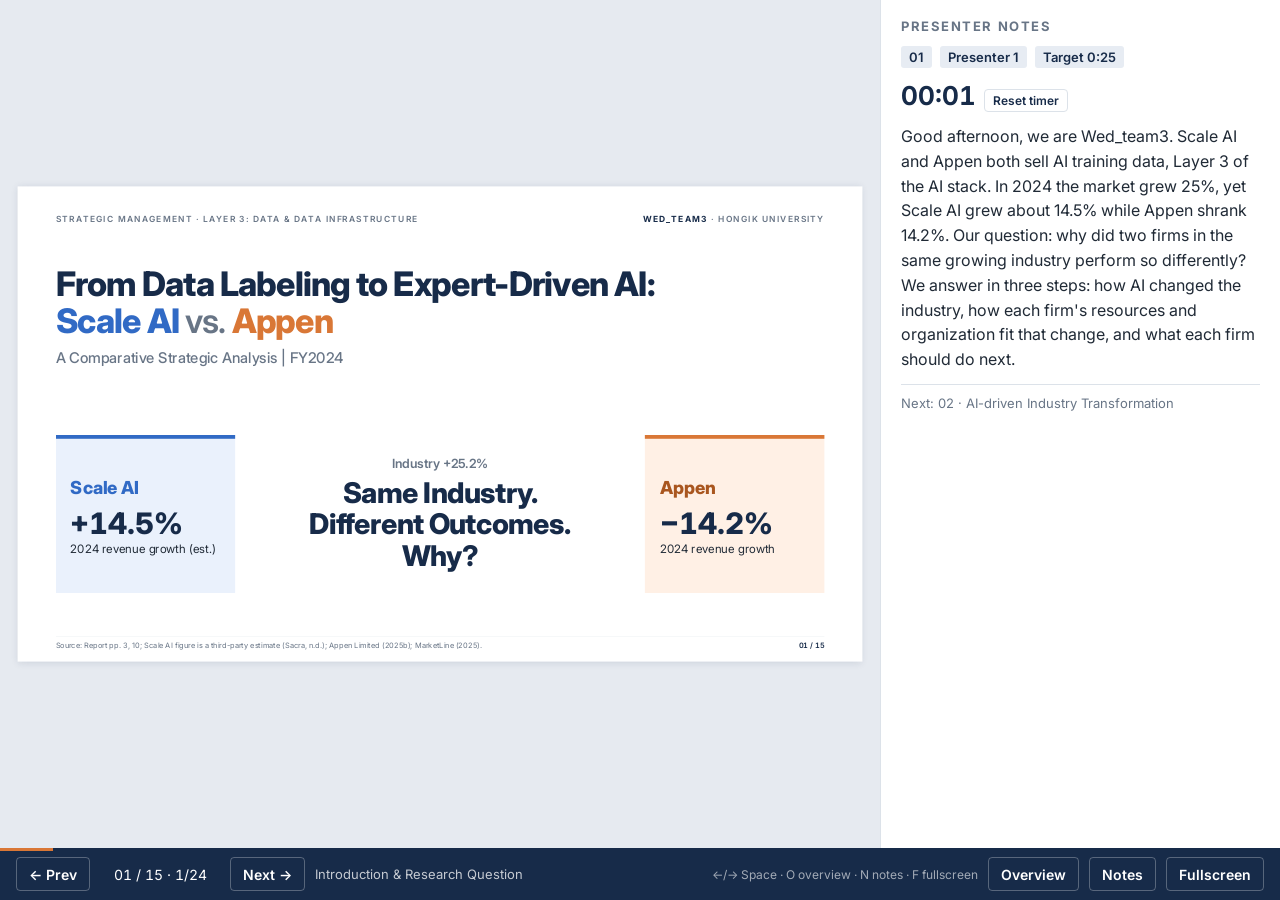
<file: deck/scale-ai-vs-appen-v2-standalone.html>
<!doctype html>
<html lang="en"><head><meta charset="utf-8"><meta name="viewport" content="width=device-width,initial-scale=1,viewport-fit=cover"></head><body>
<title>Scale AI vs. Appen Deck v2</title>
<meta name="claude:viewport-fit-sides" content="cover">
<link rel="preconnect" href="https://fonts.googleapis.com">
<link rel="stylesheet" href="https://fonts.googleapis.com/css2?family=Inter:wght@400;500;600;700;800&display=swap">
<style>
/* Layout: fixed 1600x900 slide canvas scaled into a stage; control bar below; optional notes panel on the right.
   Deliberately single light theme: slides are specified as white consulting pages. */
:root{
  --navy:#172B49; --blue:#316AC5; --blue-l:#EAF1FC; --orange:#D97736; --orange-l:#FFF0E5;
  --orange-t:#A9561F; /* darker orange for small text on white (contrast) */
  --text:#202A36; --muted:#687586; --bg:#FFFFFF; --line:#DCE2E9;
  --soft:#F4F6F9; --navy-l:#E7ECF3; --mis:#B4442C; --stage:#E6EAF0;
  --font:"Inter",Arial,"Helvetica Neue",Helvetica,sans-serif;
  color-scheme:light;
}
html,body{height:100%}
body{margin:0;background:var(--stage);color:var(--text);font-family:var(--font);overflow:hidden;
  padding-left:max(0px,env(safe-area-inset-left,0px));padding-right:max(0px,env(safe-area-inset-right,0px))}
*{box-sizing:border-box}
.app{position:fixed;inset:0;display:flex;flex-direction:column;
  padding-top:env(safe-area-inset-top,0px);padding-bottom:env(safe-area-inset-bottom,0px);
  padding-left:env(safe-area-inset-left,0px);padding-right:env(safe-area-inset-right,0px)}
.main{flex:1;display:flex;min-height:0}
.stage{flex:1;position:relative;overflow:hidden;min-width:0}
.deck{position:absolute;left:0;top:0;width:1600px;height:900px;transform-origin:0 0}
.slide{position:absolute;left:0;top:0;width:1600px;height:900px;background:var(--bg);display:none;overflow:hidden;
  font-family:var(--font);color:var(--text);box-shadow:0 2px 14px rgba(23,43,73,.12)}
.slide.active{display:block}
.slide .notes{display:none}

/* ---------- slide chrome ---------- */
.sh{position:absolute;left:72px;right:72px;top:48px}
.sec{font-size:15px;font-weight:600;letter-spacing:.14em;text-transform:uppercase;color:var(--muted);display:flex;gap:14px;align-items:center}
.sec b{color:var(--navy);font-weight:700}
.sec .prio{font-size:12px;letter-spacing:.1em;color:var(--navy);border:1.5px solid var(--navy);padding:2px 8px;border-radius:3px}
.sh h2{margin:12px 0 0;font-size:39px;line-height:1.14;font-weight:700;color:var(--navy);letter-spacing:-.015em;text-wrap:balance;max-width:1440px}
.bd{position:absolute;left:72px;right:72px;top:188px;bottom:70px}
.sf{position:absolute;left:72px;right:72px;bottom:20px;display:flex;justify-content:space-between;align-items:flex-end;gap:40px;
  border-top:1px solid var(--line);padding-top:9px;font-size:13px;color:var(--muted);line-height:1.35}
.sf .pg{font-weight:600;color:var(--navy);white-space:nowrap;font-variant-numeric:tabular-nums}
.sf .team{white-space:nowrap}
.sc{color:var(--blue)} .ap{color:var(--orange-t)}
.scb{background:var(--blue-l)} .apb{background:var(--orange-l)}
.take{position:absolute;left:0;right:0;bottom:0;font-size:24px;font-weight:600;color:var(--navy);line-height:1.3;
  border-left:5px solid var(--navy);padding:4px 0 4px 18px}
.tag{display:inline-block;font-size:13px;font-weight:700;letter-spacing:.08em;text-transform:uppercase;padding:3px 8px;border-radius:3px}
.tag.navy{background:var(--navy);color:#fff}
.tag.blue{background:var(--blue);color:#fff}
.tag.orange{background:var(--orange);color:#fff}
.tag.ghost{border:1.5px solid var(--muted);color:var(--muted)}
.abs{position:absolute}
ul.clean{list-style:none;margin:0;padding:0}
ul.dots{margin:0;padding-left:22px}
ul.dots li{margin:0 0 6px}
.num{font-variant-numeric:tabular-nums}
svg text{font-family:var(--font)}

/* VRIO marks */
.mk{display:inline-block;width:26px;height:26px;border-radius:50%;vertical-align:middle}
.mk.full{background:currentColor}
.mk.part{border:3px solid currentColor;background:linear-gradient(90deg,currentColor 50%,transparent 50%)}
.mk.no{position:relative;border-radius:0}
.mk.no::before,.mk.no::after{content:"";position:absolute;left:11px;top:-1px;width:4px;height:28px;background:var(--mis);transform:rotate(45deg)}
.mk.no::after{transform:rotate(-45deg)}
.mk.sm{width:18px;height:18px}
.mk.sm.part{border-width:2.5px}
.mk.sm.no::before,.mk.sm.no::after{left:7px;top:-1px;width:3px;height:20px}

/* ---------- controls ---------- */
.bar{height:52px;flex:none;display:flex;align-items:center;gap:10px;padding:0 16px;background:var(--navy);color:#fff;position:relative}
.bar button{font:600 14px var(--font);color:#fff;background:transparent;border:1px solid rgba(255,255,255,.28);border-radius:4px;height:34px;padding:0 12px;cursor:pointer}
.bar button:hover{background:rgba(255,255,255,.1)}
.bar button:focus-visible{outline:2px solid #9DC0F5;outline-offset:2px}
.bar button[aria-pressed="true"]{background:#fff;color:var(--navy)}
.bar .count{font-variant-numeric:tabular-nums;font-size:14px;min-width:120px;text-align:center}
.bar .title{flex:1;font-size:13px;opacity:.75;white-space:nowrap;overflow:hidden;text-overflow:ellipsis;min-width:0}
.bar .prog{position:absolute;left:0;top:0;height:3px;background:var(--orange);transition:width .2s}
.bar .help{font-size:12px;opacity:.6;white-space:nowrap}
@media (max-width:760px){.bar .title,.bar .help{display:none}}
.notes-panel{width:400px;flex:none;background:#fff;border-left:1px solid var(--line);display:flex;flex-direction:column;overflow:auto;padding:18px 20px;gap:12px}
.notes-panel h3{margin:0;font-size:13px;letter-spacing:.12em;text-transform:uppercase;color:var(--muted)}
.notes-panel .np-meta{display:flex;gap:8px;flex-wrap:wrap}
.notes-panel .np-meta span{font-size:13px;font-weight:600;background:var(--navy-l);color:var(--navy);padding:3px 8px;border-radius:3px}
.notes-panel .np-body{font-size:16px;line-height:1.55;color:var(--text)}
.notes-panel .np-next{font-size:13px;color:var(--muted);border-top:1px solid var(--line);padding-top:10px}
.notes-panel .np-timer{font:700 26px var(--font);color:var(--navy);font-variant-numeric:tabular-nums}
.notes-panel .np-timer button{font:600 12px var(--font);margin-left:8px;border:1px solid var(--line);background:#fff;border-radius:4px;padding:3px 8px;cursor:pointer;color:var(--navy)}
@media (max-width:900px){.notes-panel{position:absolute;right:0;top:0;bottom:52px;width:min(400px,90vw);z-index:5;box-shadow:-4px 0 14px rgba(0,0,0,.15)}}
.overview{position:fixed;inset:0;background:var(--stage);z-index:20;overflow:auto;
  padding:24px max(16px,env(safe-area-inset-right,0px)) 40px max(16px,env(safe-area-inset-left,0px))}
.overview h3{margin:0 0 16px;font-size:16px;color:var(--navy)}
.ov-grid{display:grid;grid-template-columns:repeat(auto-fill,minmax(280px,1fr));gap:18px}
.thumb{position:relative;aspect-ratio:16/9;max-width:100%;background:#fff;cursor:pointer;border:2px solid transparent;overflow:hidden;border-radius:2px}
.thumb:hover,.thumb:focus-visible{border-color:var(--blue);outline:none}
.thumb.cur{border-color:var(--orange)}
.thumb .slide{display:block;transform-origin:0 0;box-shadow:none;pointer-events:none}
.thumb .lbl{position:absolute;left:6px;bottom:6px;background:var(--navy);color:#fff;font-size:11px;font-weight:600;padding:2px 6px;border-radius:2px;z-index:2}

@media (prefers-reduced-motion:reduce){*{transition:none!important}}

/* ---------- print: one slide per page ---------- */
@media print{
  @page{size:1600px 900px;margin:0}
  html,body{height:auto;overflow:visible;background:#fff;padding:0}
  .app{position:static;display:block;padding:0}
  .main{display:block}
  .bar,.notes-panel,.overview{display:none!important}
  .stage{position:static;overflow:visible}
  .deck{position:static;transform:none!important;width:1600px;height:auto}
  .slide{display:block!important;position:relative;box-shadow:none;break-after:page;page-break-after:always;
    -webkit-print-color-adjust:exact;print-color-adjust:exact}
  .slide:last-child{break-after:auto;page-break-after:auto}
}
</style>

<div class="app">
<div class="main">
<div class="stage" id="stage">
<div class="deck" id="deck">

<style>
/* v2: larger type, one infographic per slide */
.slide .sh h2{font-size:40px;max-width:none;white-space:nowrap;letter-spacing:-.02em}
.slide .sf{font-size:14px}
.slide .take{font-size:28px}
.v2lab{font-size:16px;font-weight:700;letter-spacing:.12em;text-transform:uppercase;color:var(--muted)}
.rc2{position:absolute;top:0;width:470px;display:flex;flex-direction:column;border:1px solid var(--line)}
.rc2 .hd{padding:16px 20px;color:#fff}
.rc2 .hd .n{font-size:16px;font-weight:800;letter-spacing:.12em;opacity:.85}
.rc2 .hd .h{font-size:27px;font-weight:800;line-height:1.18;margin-top:4px}
.rc2 .why{padding:14px 20px;font-size:22px;line-height:1.3;color:var(--text);background:var(--soft)}
.rc2 .why b{color:var(--navy)}
.rc2 ul{margin:0;padding:22px 20px 0 44px;font-size:26px;line-height:1.32;flex:1}
.rc2 li{margin-bottom:16px}
.rc2 .out{margin:0 20px 18px;padding:14px 16px;font-size:25px;font-weight:700;line-height:1.25;display:flex;gap:10px;align-items:center}
</style>

<!-- ===================== 01 COVER ===================== -->
<section class="slide" data-title="Introduction &amp; Research Question">
  <div class="abs" style="left:72px;right:72px;top:52px;display:flex;justify-content:space-between;font-size:16px;font-weight:600;letter-spacing:.14em;text-transform:uppercase;color:var(--muted)">
    <span>Strategic Management · Layer 3: Data &amp; Data Infrastructure</span><span><b style="color:var(--navy)">Wed_team3</b> · Hongik University</span>
  </div>
  <div class="abs" style="left:72px;top:150px;right:72px">
    <h1 style="margin:0;font-size:64px;line-height:1.08;font-weight:800;color:var(--navy);letter-spacing:-.025em">From Data Labeling to Expert-Driven AI:<br><span class="sc">Scale AI</span> <span style="color:var(--muted);font-weight:600">vs.</span> <span style="color:var(--orange)">Appen</span></h1>
    <p style="margin:20px 0 0;font-size:28px;color:var(--muted);font-weight:500">A Comparative Strategic Analysis | FY2024</p>
  </div>
  <div class="abs" style="left:72px;right:72px;top:470px;height:300px;display:grid;grid-template-columns:340px 1fr 340px;gap:40px;align-items:stretch">
    <div class="scb" style="border-top:8px solid var(--blue);padding:26px 28px;display:flex;flex-direction:column;justify-content:center">
      <div style="font-size:34px;font-weight:800" class="sc">Scale AI</div>
      <div style="font-size:56px;font-weight:800;color:var(--navy);margin-top:14px" class="num">+14.5%</div>
      <div style="font-size:22px">2024 revenue growth (est.)</div>
    </div>
    <div style="display:flex;flex-direction:column;justify-content:center;align-items:center;text-align:center">
      <div style="font-size:24px;font-weight:600;color:var(--muted)">Industry +25.2%</div>
      <div style="font-size:54px;font-weight:800;color:var(--navy);letter-spacing:-.02em;line-height:1.1;margin-top:10px">Same Industry.<br>Different Outcomes.<br>Why?</div>
    </div>
    <div class="apb" style="border-top:8px solid var(--orange);padding:26px 28px;display:flex;flex-direction:column;justify-content:center">
      <div style="font-size:34px;font-weight:800;color:var(--orange-t)">Appen</div>
      <div style="font-size:56px;font-weight:800;color:var(--navy);margin-top:14px" class="num">−14.2%</div>
      <div style="font-size:22px">2024 revenue growth</div>
    </div>
  </div>
  <div class="sf"><span class="src">Source: Report pp. 3, 10; Scale AI figure is a third-party estimate (Sacra, n.d.); Appen Limited (2025b); MarketLine (2025).</span><span class="pg"></span></div>
  <aside class="notes" data-presenter="Presenter 1" data-time="0:25">Good afternoon, we are Wed_team3. Scale AI and Appen both sell AI training data, Layer 3 of the AI stack. In 2024 the market grew 25%, yet Scale AI grew about 14.5% while Appen shrank 14.2%. Our question: why did two firms in the same growing industry perform so differently? We answer in three steps: how AI changed the industry, how each firm's resources and organization fit that change, and what each firm should do next.</aside>
</section>

<!-- ===================== 02 AI TRANSFORMATION ===================== -->
<section class="slide" data-title="AI-driven Industry Transformation">
  <div class="sh"><div class="sec"><b>External</b> · AI-driven Industry Transformation <span class="prio">Key slide</span></div>
  <h2>AI Creates New Demand While Disrupting Traditional Labeling</h2></div>
  <div class="bd">
    <svg class="abs" style="left:0;top:0" width="1456" height="640" viewBox="0 0 1456 640" aria-hidden="true">
      <defs><marker id="b2" viewBox="0 0 10 10" refX="9" refY="5" markerWidth="8" markerHeight="8" orient="auto"><path d="M0,0 L10,5 L0,10 z" fill="#172B49"/></marker></defs>
      <path d="M300,400 C355,400 355,150 418,150" fill="none" stroke="#172B49" stroke-width="3" marker-end="url(#b2)"/>
      <path d="M300,400 C355,400 355,480 418,480" fill="none" stroke="#687586" stroke-width="3" marker-end="url(#b2)"/>
      <path d="M902,150 C950,150 950,310 1004,310" fill="none" stroke="#172B49" stroke-width="3" marker-end="url(#b2)"/>
      <path d="M902,480 C950,480 950,330 1004,330" fill="none" stroke="#172B49" stroke-width="3" marker-end="url(#b2)"/>
    </svg>
    <div class="abs" style="left:0;top:10px;width:300px">
      <div class="v2lab">2024 market</div>
      <div style="font-size:66px;font-weight:800;color:var(--navy);line-height:1.05;margin-top:6px" class="num">$3.188B</div>
      <div style="font-size:34px;font-weight:700;color:var(--navy);margin-top:8px" class="num">+25.2% YoY</div>
    </div>
    <div class="abs" style="left:0;top:330px;width:300px;height:140px;background:var(--navy);color:#fff;padding:22px 24px;display:flex;flex-direction:column;justify-content:center">
      <div style="font-size:32px;font-weight:800;line-height:1.15">AI advancement</div>
      <div style="font-size:22px;opacity:.85;margin-top:4px">GenAI &amp; LLMs</div>
    </div>
    <div class="abs" style="left:420px;top:20px;width:482px;height:270px;border:3px solid var(--navy);padding:20px 24px">
      <div style="font-size:30px;font-weight:800;color:var(--navy)">+ Demand expansion</div>
      <div style="display:grid;grid-template-columns:1fr 1fr;gap:12px;margin-top:18px">
        <div style="background:var(--navy-l);padding:14px;font-size:25px;font-weight:700;color:var(--navy)">RLHF</div>
        <div style="background:var(--navy-l);padding:14px;font-size:25px;font-weight:700;color:var(--navy)">Expert data</div>
        <div style="background:var(--navy-l);padding:14px;font-size:25px;font-weight:700;color:var(--navy)">Evaluation</div>
        <div style="background:var(--navy-l);padding:14px;font-size:25px;font-weight:700;color:var(--navy)">Red-teaming</div>
      </div>
    </div>
    <div class="abs" style="left:420px;top:350px;width:482px;height:270px;border:3px dashed var(--muted);padding:20px 24px">
      <div style="font-size:30px;font-weight:800;color:var(--text)">− Task substitution</div>
      <div style="display:grid;grid-template-columns:1fr 1fr;gap:12px;margin-top:18px">
        <div style="background:var(--soft);padding:14px;font-size:25px;font-weight:700">Auto-labeling</div>
        <div style="background:var(--soft);padding:14px;font-size:25px;font-weight:700">Synthetic data</div>
        <div style="background:var(--soft);padding:14px;font-size:25px;font-weight:700">Self-supervised</div>
        <div style="background:var(--soft);padding:14px;font-size:25px;font-weight:700">Less manual work</div>
      </div>
    </div>
    <div class="abs" style="left:1006px;top:30px;width:450px;height:580px;background:var(--navy);color:#fff;padding:30px 32px;display:flex;flex-direction:column">
      <div style="font-size:34px;font-weight:800;line-height:1.15">Key Success Factors shift</div>
      <div style="margin-top:26px;font-size:16px;letter-spacing:.12em;text-transform:uppercase;opacity:.7">From</div>
      <div style="font-size:27px;font-weight:600;opacity:.75;margin-top:4px;text-decoration:line-through;text-decoration-thickness:2px">Labor scale · Low cost</div>
      <div style="font-size:36px;line-height:1;margin:16px 0 8px">↓</div>
      <div style="font-size:16px;letter-spacing:.12em;text-transform:uppercase;opacity:.7">To</div>
      <ul class="clean" style="margin-top:12px;display:grid;gap:14px">
        <li style="font-size:30px;font-weight:800;border-left:5px solid #fff;padding-left:14px">Expertise</li>
        <li style="font-size:30px;font-weight:800;border-left:5px solid #fff;padding-left:14px">Technology</li>
        <li style="font-size:30px;font-weight:800;border-left:5px solid #fff;padding-left:14px">Data quality</li>
        <li style="font-size:30px;font-weight:800;border-left:5px solid #fff;padding-left:14px">Organization</li>
      </ul>
    </div>
  </div>
  <div class="sf"><span class="src">Source: Report pp. 3–5, 8; MarketLine (2025).</span><span class="pg"></span></div>
  <aside class="notes" data-presenter="Presenter 1" data-time="0:45">AI affects this industry in two directions at once. It creates demand: LLM developers need RLHF, expert-written data, model evaluation and red-teaming, which pushed the market to $3.188 billion in 2024, up 25.2%. And it substitutes for the old work: auto-labeling, synthetic data and self-supervised learning reduce routine manual labeling. Both lead to one result: the key success factors move from labor scale and low cost to expertise, technology, data quality and organization. We use these four factors to compare the firms later.</aside>
</section>

<!-- ===================== 03 FIVE FORCES ===================== -->
<section class="slide" data-title="Five Forces &amp; Industry Dynamics">
  <div class="sh"><div class="sec"><b>External</b> · Five Forces &amp; Industry Dynamics</div>
  <h2>Rapid Market Growth Does Not Guarantee High Industry Attractiveness</h2></div>
  <div class="bd">
    <div class="abs" style="left:0;top:0;width:760px">
      <span class="tag navy" style="font-size:15px">FY2024</span>
      <svg width="760" height="540" viewBox="0 0 700 500" role="img" aria-label="Five Forces radar chart, FY2024" style="display:block">
        <g transform="translate(50,-14)">
          <polygon points="300,200 376.1,255.3 347,344.7 253,344.7 223.9,255.3" fill="none" stroke="#DCE2E9"/>
          <polygon points="300,120 452.2,230.6 394,409.4 206,409.4 147.8,230.6" fill="none" stroke="#DCE2E9"/>
          <polygon points="300,80 490.2,218.2 417.6,441.8 182.4,441.8 109.8,218.2" fill="none" stroke="#C3CCD7"/>
          <g stroke="#DCE2E9"><line x1="300" y1="280" x2="300" y2="80"/><line x1="300" y1="280" x2="490.2" y2="218.2"/><line x1="300" y1="280" x2="417.6" y2="441.8"/><line x1="300" y1="280" x2="182.4" y2="441.8"/><line x1="300" y1="280" x2="109.8" y2="218.2"/></g>
          <polygon points="300,120 414.1,242.9 417.6,441.8 229.5,377.1 109.8,218.2" fill="#172B49" fill-opacity=".15" stroke="#172B49" stroke-width="3.5"/>
          <g fill="#172B49"><circle cx="300" cy="120" r="7"/><circle cx="414.1" cy="242.9" r="7"/><circle cx="417.6" cy="441.8" r="7"/><circle cx="229.5" cy="377.1" r="7"/><circle cx="109.8" cy="218.2" r="7"/></g>
          <text x="300" y="46" text-anchor="middle" font-size="21" font-weight="700" fill="#172B49">Entry</text>
          <text x="300" y="70" text-anchor="middle" font-size="18" fill="#202A36">Moderate–Strong</text>
          <text x="502" y="212" font-size="21" font-weight="700" fill="#172B49">Suppliers</text>
          <text x="502" y="236" font-size="18" fill="#202A36">Moderate</text>
          <text x="432" y="470" font-size="21" font-weight="700" fill="#B4442C">Buyers</text>
          <text x="432" y="494" font-size="18" font-weight="700" fill="#B4442C">Strong</text>
          <text x="170" y="470" text-anchor="end" font-size="21" font-weight="700" fill="#172B49">Substitutes</text>
          <text x="170" y="494" text-anchor="end" font-size="18" fill="#202A36">Moderate</text>
          <text x="98" y="212" text-anchor="end" font-size="21" font-weight="700" fill="#B4442C">Rivalry</text>
          <text x="98" y="236" text-anchor="end" font-size="18" font-weight="700" fill="#B4442C">Strong</text>
        </g>
      </svg>
    </div>
    <div class="abs" style="left:820px;top:0;right:0">
      <div style="display:flex;align-items:center;gap:16px"><span style="font-size:26px;font-weight:700">Attractiveness</span><span style="font-size:30px;font-weight:800;color:#fff;background:var(--navy);padding:4px 18px">MEDIUM</span></div>
      <div class="v2lab" style="margin-top:36px">2025–2029 outlook</div>
      <div style="display:grid;gap:22px;margin-top:14px">
        <div style="display:grid;grid-template-columns:60px 1fr;align-items:center;border-top:1px solid var(--line);padding-top:16px"><span style="font-size:44px;font-weight:800;color:var(--navy);line-height:1">↑</span><span style="font-size:28px;font-weight:700">Substitutes grow stronger</span></div>
        <div style="display:grid;grid-template-columns:60px 1fr;align-items:center;border-top:1px solid var(--line);padding-top:16px"><span style="font-size:44px;font-weight:800;color:var(--navy);line-height:1">↑</span><span style="font-size:28px;font-weight:700">Experts gain bargaining power</span></div>
        <div style="display:grid;grid-template-columns:60px 1fr;align-items:center;border-top:1px solid var(--line);padding-top:16px"><span style="font-size:44px;font-weight:800;color:var(--navy);line-height:1">=</span><span style="font-size:28px;font-weight:700">Buyers stay strong (in-housing)</span></div>
      </div>
      <div style="font-size:21px;color:var(--muted);margin-top:30px;line-height:1.4">PESTEL: data sovereignty · labor regulation · data privacy</div>
    </div>
  </div>
  <div class="sf"><span class="src">Source: Report pp. 3–8. Radar: Moderate = 3, Moderate–Strong = 4, Strong = 5. Detail: Appendix A1–A2.</span><span class="pg"></span></div>
  <aside class="notes" data-presenter="Presenter 1" data-time="0:40">Market growth does not make the industry easy. In FY2024, buyer power and rivalry were strong, so attractiveness is only medium. Looking ahead to 2025–2029, three AI-related dynamics matter: substitution gets stronger, specialized experts gain bargaining power, and buyers stay strong because Big Tech builds in-house. Regulation on data sovereignty, gig labor and privacy adds cost for cross-border crowd models. So profit goes to firms with technology, expertise and quality.</aside>
</section>

<!-- ===================== 04 STRATEGIC GROUPS ===================== -->
<section class="slide" data-title="Strategic Group Map">
  <div class="sh"><div class="sec"><b>External</b> · Strategic Group Map</div>
  <h2>Scale AI and Appen Share a Strategic Group but Differ in Service Breadth</h2></div>
  <div class="bd">
    <svg class="abs" style="left:0;top:0" width="900" height="628" viewBox="0 0 860 600" role="img" aria-label="Strategic group map">
      <g stroke="#EEF1F5"><line x1="80" y1="182.5" x2="800" y2="182.5"/><line x1="80" y1="315" x2="800" y2="315"/><line x1="80" y1="447.5" x2="800" y2="447.5"/><line x1="260" y1="50" x2="260" y2="580"/><line x1="440" y1="50" x2="440" y2="580"/><line x1="620" y1="50" x2="620" y2="580"/></g>
      <line x1="80" y1="580" x2="812" y2="580" stroke="#687586" stroke-width="1.5"/>
      <line x1="80" y1="580" x2="80" y2="38" stroke="#687586" stroke-width="1.5"/>
      <rect x="620" y="36" width="210" height="256" rx="10" fill="#EAF1FC" fill-opacity=".55" stroke="#172B49" stroke-width="2.5" stroke-dasharray="7 5"/>
      <text x="830" y="24" text-anchor="end" font-size="19" font-weight="800" fill="#172B49">Specialized AI Data Providers</text>
      <circle cx="339.2" cy="346.8" r="60.7" fill="#9AA6B5" fill-opacity=".3" stroke="#687586"/>
      <circle cx="440" cy="283.2" r="62.9" fill="#9AA6B5" fill-opacity=".3" stroke="#687586"/>
      <circle cx="512" cy="187.8" r="32" fill="#9AA6B5" fill-opacity=".3" stroke="#687586"/>
      <circle cx="756.8" cy="71.2" r="18.3" fill="#316AC5"/>
      <circle cx="728" cy="262" r="10" fill="#D97736"/>
      <text x="730" y="78" text-anchor="end" font-size="23" font-weight="800" fill="#316AC5">Scale AI</text>
      <text x="746" y="270" font-size="23" font-weight="800" fill="#A9561F">Appen</text>
      <text x="512" y="142" text-anchor="middle" font-size="18" font-weight="600" fill="#687586">TELUS Digital</text>
      <text x="470" y="372" font-size="18" font-weight="600" fill="#687586">Teleperformance</text>
      <text x="339" y="434" text-anchor="middle" font-size="18" font-weight="600" fill="#687586">Atos</text>
      <text x="440" y="598" text-anchor="middle" font-size="18" font-weight="600" fill="#202A36">AI data specialization →</text>
      <text transform="translate(44,315) rotate(-90)" text-anchor="middle" font-size="18" font-weight="600" fill="#202A36">Breadth of data services →</text>
    </svg>
    <div class="abs" style="left:960px;top:20px;right:0">
      <div style="font-size:30px;font-weight:800;color:var(--navy);line-height:1.2">Same group,<br>different breadth</div>
      <table style="width:100%;border-collapse:collapse;margin-top:26px;font-size:24px">
        <thead><tr style="font-size:18px"><th></th><th style="width:90px" class="sc">Scale</th><th style="width:90px" class="ap">Appen</th></tr></thead>
        <tbody>
          <tr style="border-top:1px solid var(--line)"><td style="padding:12px 0">Data collection</td><td style="text-align:center;color:var(--blue)"><i class="mk full"></i></td><td style="text-align:center;color:var(--orange)"><i class="mk full"></i></td></tr>
          <tr style="border-top:1px solid var(--line)"><td style="padding:12px 0">Labeling</td><td style="text-align:center;color:var(--blue)"><i class="mk full"></i></td><td style="text-align:center;color:var(--orange)"><i class="mk full"></i></td></tr>
          <tr style="border-top:1px solid var(--line)"><td style="padding:12px 0">RLHF &amp; evaluation</td><td style="text-align:center;color:var(--blue)"><i class="mk full"></i></td><td style="text-align:center;color:var(--orange)"><i class="mk part"></i></td></tr>
          <tr style="border-top:1px solid var(--line);border-bottom:1px solid var(--line)"><td style="padding:12px 0">Enterprise AI</td><td style="text-align:center;color:var(--blue)"><i class="mk full"></i></td><td style="text-align:center;color:var(--orange)"><i class="mk part"></i></td></tr>
        </tbody>
      </table>
      <div style="font-size:19px;color:var(--muted);margin-top:12px">Filled = core offering · half = emerging</div>
    </div>
  </div>
  <div class="sf"><span class="src">Source: Report pp. 8–9, 12–13. Qualitative positions from the report's map; circle area ≈ total 2024 company revenue (not AI data revenue only).</span><span class="pg"></span></div>
  <aside class="notes" data-presenter="Presenter 1" data-time="0:35">On the strategic group map, Scale AI and Appen form one group: specialized AI data providers. TELUS Digital, Teleperformance and Atos are larger companies, but AI data is a small part of their business. Circles show total company revenue. Inside the group, Scale AI covers the whole value chain, up to RLHF, evaluation and enterprise AI. Appen stayed closer to collection and labeling, with newer GenAI products still emerging.</aside>
</section>

<!-- ===================== 05 PERFORMANCE ===================== -->
<section class="slide" data-title="Performance Divergence">
  <div class="sh"><div class="sec"><b>Performance</b> · 2020–2024 Revenue</div>
  <h2>A Growing Industry, but Diverging Firm Performance</h2></div>
  <div class="bd">
    <div class="abs" style="left:0;top:0;font-size:18px;color:var(--muted)">Revenue, US$ million</div>
    <svg class="abs" style="left:0;top:24px" width="1000" height="519" viewBox="0 0 1040 540" role="img" aria-label="Revenue line chart 2020 to 2024">
      <g stroke="#E6EAF0"><line x1="90" y1="40" x2="890" y2="40"/><line x1="90" y1="147.5" x2="890" y2="147.5"/><line x1="90" y1="255" x2="890" y2="255"/><line x1="90" y1="362.5" x2="890" y2="362.5"/></g>
      <line x1="90" y1="470" x2="890" y2="470" stroke="#687586" stroke-width="1.5"/>
      <g font-size="18" fill="#687586" text-anchor="end"><text x="78" y="46">1,000</text><text x="78" y="153">750</text><text x="78" y="261">500</text><text x="78" y="368">250</text><text x="78" y="476">0</text></g>
      <g font-size="20" fill="#202A36" text-anchor="middle"><text x="90" y="502">2020</text><text x="290" y="502">2021</text><text x="490" y="502">2022</text><text x="690" y="502">2023</text><text x="890" y="502" font-weight="700">2024</text></g>
      <polyline points="90,292.5 290,277.7 490,302.9 690,352.6 890,369.3" fill="none" stroke="#D97736" stroke-width="5"/>
      <polyline points="90,427 290,392.6 490,345.3 690,143.2 890,95.9" fill="none" stroke="#316AC5" stroke-width="5" stroke-dasharray="12 8"/>
      <g fill="#D97736"><circle cx="90" cy="292.5" r="7"/><circle cx="290" cy="277.7" r="7"/><circle cx="490" cy="302.9" r="7"/><circle cx="690" cy="352.6" r="7"/><circle cx="890" cy="369.3" r="9"/></g>
      <g fill="#fff" stroke="#316AC5" stroke-width="3"><circle cx="90" cy="427" r="7"/><circle cx="290" cy="392.6" r="7"/><circle cx="490" cy="345.3" r="7"/><circle cx="690" cy="143.2" r="7"/><circle cx="890" cy="95.9" r="9"/></g>
      <text x="890" y="404" text-anchor="middle" font-size="22" font-weight="800" fill="#A9561F">234</text>
      <text x="890" y="74" text-anchor="middle" font-size="22" font-weight="800" fill="#316AC5">≈870</text>
      <text x="90" y="274" text-anchor="middle" font-size="18" font-weight="700" fill="#A9561F">413</text>
      <text x="90" y="458" text-anchor="middle" font-size="18" font-weight="700" fill="#316AC5">≈100</text>
      <text x="912" y="102" font-size="22" font-weight="800" fill="#316AC5">Scale AI</text>
      <text x="912" y="124" font-size="17" fill="#316AC5">(estimate)</text>
      <text x="912" y="364" font-size="22" font-weight="800" fill="#A9561F">Appen</text>
      <line x1="830" y1="430" x2="880" y2="380" stroke="#687586" stroke-width="1.5"/>
      <text x="826" y="448" text-anchor="end" font-size="19" font-weight="600" fill="#202A36">Google contract ended (Mar 2024)</text>
    </svg>
    <div class="abs" style="left:1060px;top:0;right:0;display:grid;gap:14px">
      <div class="v2lab">2024 growth</div>
      <div style="background:var(--soft);padding:14px 20px"><div style="font-size:52px;font-weight:800;color:var(--navy);line-height:1.05" class="num">+25.2%</div><div style="font-size:22px">Industry</div></div>
      <div class="scb" style="padding:14px 20px"><div style="font-size:52px;font-weight:800;line-height:1.05" class="sc num">+14.5%</div><div style="font-size:22px">Scale AI (est.)</div></div>
      <div class="apb" style="padding:14px 20px"><div style="font-size:52px;font-weight:800;line-height:1.05" class="ap num">−14.2%</div><div style="font-size:22px">Appen · non-Google <b>+16.0%</b></div></div>
    </div>
    <div class="take">Appen's decline reflects both a client loss and a weaker fit with AI-era demand.</div>
  </div>
  <div class="sf"><span class="src">Source: Report pp. 10, 15–16; Sacra (n.d.); Appen Limited (2025b); MarketLine (2025). Dashed = estimate; Scale AI profitability not disclosed. Full table: Appendix A3.</span><span class="pg"></span></div>
  <aside class="notes" data-presenter="Presenter 1" data-time="0:45">Here is the outcome to explain. Scale AI's revenue, based on third-party estimates, grew from about 100 million dollars in 2020 to about 870 million in 2024. Appen fell from a 447 million peak in 2021 to 234 million. In 2024: industry plus 25%, Scale about plus 14.5%, Appen minus 14.2%. Two cautions. Google ended its contract in March 2024, around 30% of Appen's revenue, so part of the decline is a client loss; Appen's non-Google revenue grew 16% and underlying EBITDA turned positive at 3.5 million. And Scale is private, so we make no profitability claim. Next, Presenter 2 looks at the internal reasons.</aside>
</section>

<!-- ===================== 06 VALUE CHAIN ===================== -->
<section class="slide" data-title="Value Chain Comparison">
  <div class="sh"><div class="sec"><b>Internal</b> · Value Chain Comparison</div>
  <h2>Different Value Chains Create Different Sources of Advantage</h2></div>
  <div class="bd">
    <style>
      .vc2s{display:flex;gap:6px}
      .vc2s span{flex:1;height:52px;display:flex;align-items:center;justify-content:center;font-size:18px;font-weight:700;color:var(--muted);background:var(--soft);
        clip-path:polygon(0 0,calc(100% - 14px) 0,100% 50%,calc(100% - 14px) 100%,0 100%,14px 50%)}
      .vc2s span.k{background:var(--navy);color:#fff}
      .vc2p{display:flex;gap:6px;margin-bottom:6px}
      .vc2p span{flex:1;height:40px;display:flex;align-items:center;justify-content:center;font-size:17px;font-weight:700;color:var(--muted);background:var(--soft)}
      .vc2p span.k{background:var(--navy);color:#fff}
      .vc2r{position:absolute;left:0;right:0;height:84px;display:grid;grid-template-columns:300px 1fr 1fr;gap:8px}
      .vc2r>div{display:flex;align-items:center;padding:0 22px;font-size:27px;font-weight:600}
      .vc2r .l{background:var(--navy);color:#fff;font-size:23px;font-weight:700}
    </style>
    <div class="abs" style="left:0;right:0;top:0">
      <div class="vc2p"><span>Technology dev.</span><span class="k">Information systems</span><span class="k">Human resources</span><span>Firm infrastructure</span></div>
      <div class="vc2s"><span>Inbound</span><span class="k">Operations</span><span>Outbound</span><span>Marketing &amp; sales</span><span class="k">Service</span></div>
      <div style="font-size:18px;color:var(--muted);margin-top:8px">Porter value chain: highlighted = where the two firms differ most</div>
    </div>
    <div class="abs" style="left:300px;top:158px;width:570px;padding-left:30px;font-size:24px;font-weight:800" ><span class="sc">Scale AI</span></div>
    <div class="abs" style="left:886px;top:158px;font-size:24px;font-weight:800;padding-left:22px"><span class="ap">Appen</span></div>
    <div class="vc2r" style="top:196px"><div class="l">Operations</div><div class="scb">Software + experts</div><div class="apb">Crowd + legacy workflows</div></div>
    <div class="vc2r" style="top:288px"><div class="l">Service</div><div class="scb">Continuous model improvement</div><div class="apb">Project-based delivery</div></div>
    <div class="vc2r" style="top:380px"><div class="l">Information systems</div><div class="scb">Integrated platform</div><div class="apb">Platform rebuild (2024)</div></div>
    <div class="vc2r" style="top:472px"><div class="l">Human resources</div><div class="scb">Domain experts</div><div class="apb">1M+ general crowd</div></div>
    <div class="take">Scale AI integrates technology and expertise; Appen is still crowd-centered.</div>
  </div>
  <div class="sf"><span class="src">Source: Report pp. 11–13; Appen Limited (2024d, 2024e). Full value chains: Appendix A4.</span><span class="pg"></span></div>
  <aside class="notes" data-presenter="Presenter 2" data-time="1:00">Now the internal analysis, the heart of our argument. On Porter's value chain, the two firms differ most in four activities. Operations: Scale combines software, automation and expert verification; Appen relies on a crowd and legacy workflows. Service: Scale sells continuous model improvement through evaluation and red-teaming, which creates repeat business; Appen is more project-based. Information systems: Scale's platform is a core advantage, while Appen only announced a full rebuild in August 2024. Human resources: Scale added domain experts such as PhDs and lawyers; Appen's strength is a one-million-person general crowd. These match the new KSFs from Slide 2.</aside>
</section>

<!-- ===================== 07 VRIO ===================== -->
<section class="slide" data-title="VRIO Analysis">
  <div class="sh"><div class="sec"><b>Internal</b> · VRIO Analysis <span class="prio">Key slide</span></div>
  <h2>Owning Valuable Resources Is Not Enough to Capture Value</h2></div>
  <div class="bd">
    <style>
      .vr2{position:absolute;left:0;top:0;width:1020px;border-collapse:collapse;font-size:24px}
      .vr2 th{font-size:22px;font-weight:800;color:var(--muted);padding:10px 8px;text-align:center;border-bottom:3px solid var(--navy)}
      .vr2 td{padding:0 8px;height:88px;border-bottom:1px solid var(--line);text-align:center}
      .vr2 td.l{text-align:left;font-weight:600;color:var(--text)}
      .vr2 .o{background:var(--navy-l)} .vr2 th.o{background:var(--navy);color:#fff}
      .vr2 .res{font-size:21px;font-weight:800;text-align:left}
      .vr2 .mk{width:32px;height:32px}
      .vr2 .mk.no::before,.vr2 .mk.no::after{left:14px;top:-1px;width:4px;height:34px}
    </style>
    <table class="vr2">
      <thead><tr><th style="width:120px"></th><th></th><th style="width:80px">V</th><th style="width:80px">R</th><th style="width:80px">I</th><th class="o" style="width:100px">O</th><th style="width:170px;text-align:left;font-size:16px;letter-spacing:.08em">RESULT</th></tr></thead>
      <tbody>
        <tr style="color:var(--blue)"><td class="scb" rowspan="3" style="font-size:22px;font-weight:800">Scale AI</td><td class="l">Expert workforce</td><td><i class="mk full"></i></td><td><i class="mk full"></i></td><td><i class="mk part"></i></td><td class="o"><i class="mk full"></i></td><td class="res" style="color:var(--text)">Temporary</td></tr>
        <tr style="color:var(--blue);background:var(--blue-l)"><td class="l" style="font-weight:800;color:var(--navy)">RLHF &amp; evaluation</td><td><i class="mk full"></i></td><td><i class="mk full"></i></td><td><i class="mk full"></i></td><td class="o" style="background:#D6E3F7"><i class="mk full"></i></td><td class="res sc">Sustained</td></tr>
        <tr style="color:var(--blue)"><td class="l">Client relationships</td><td><i class="mk full"></i></td><td><i class="mk part"></i></td><td><i class="mk part"></i></td><td class="o"><i class="mk full"></i></td><td class="res" style="color:var(--text)">Temporary</td></tr>
        <tr style="color:var(--orange)"><td class="apb" rowspan="2" style="font-size:22px;font-weight:800;color:var(--orange-t)">Appen</td><td class="l">Multilingual data</td><td><i class="mk full"></i></td><td><i class="mk part"></i></td><td><i class="mk part"></i></td><td class="o"><i class="mk part"></i></td><td class="res ap">Not fully captured</td></tr>
        <tr style="color:var(--orange)"><td class="l">Crowdsourcing</td><td><i class="mk full"></i></td><td><i class="mk no"></i></td><td><i class="mk no"></i></td><td class="o"><i class="mk part"></i></td><td class="res" style="color:var(--text)">Parity</td></tr>
      </tbody>
    </table>
    <div class="abs" style="left:0;top:530px;width:1020px;display:flex;gap:30px;font-size:20px;align-items:center">
      <span><i class="mk sm full" style="color:var(--navy)"></i>&nbsp; Meets</span><span><i class="mk sm part" style="color:var(--navy)"></i>&nbsp; Partial</span><span><i class="mk sm no"></i>&nbsp; Not met</span>
    </div>
    <div class="abs" style="left:1070px;right:0;top:0;height:576px;background:var(--navy);color:#fff;padding:32px 30px;display:flex;flex-direction:column">
      <div style="font-size:46px;font-weight:800;line-height:1.1">The gap is in <span style="border-bottom:5px solid var(--orange)">O</span></div>
      <div style="font-size:25px;line-height:1.4;margin-top:24px;opacity:.95">Appen owns valuable multilingual assets but is not organized to capture their value.</div>
      <div style="margin-top:auto;font-size:22px;border-top:1px solid rgba(255,255,255,.35);padding-top:16px;line-height:1.35">Why? → Congruence Model<br><span style="opacity:.75">Slide 10</span></div>
    </div>
  </div>
  <div class="sf"><span class="src">Source: Report pp. 14–15. Ratings reproduced exactly from the report's VRIO table (○ meets, △ partial, ✕ not met). Rationale: Appendix A5.</span><span class="pg"></span></div>
  <aside class="notes" data-presenter="Presenter 2" data-time="1:00">VRIO asks whether a resource is valuable, rare, costly to imitate, and whether the firm is organized to capture its value. Scale's RLHF and model evaluation capability meets all four: a sustained advantage. Its workforce and client relationships give at most a temporary advantage. Appen's multilingual data is valuable and partly rare, but the O column is only partial: after losing Google, Appen itself said it needed to improve delivery, crowd management, leadership and sales. Traditional crowdsourcing now gives only parity. So the decisive column is O. The next question is why.</aside>
</section>

<!-- ===================== 08 DYNAMIC CAPABILITIES ===================== -->
<section class="slide" data-title="Dynamic Capabilities vs. Core Rigidity">
  <div class="sh"><div class="sec"><b>Internal</b> · Dynamic Capabilities vs. Core Rigidity <span class="prio">Key slide</span></div>
  <h2>The Ability to Reconfigure Capabilities Determines Strategic Adaptation</h2></div>
  <div class="bd">
    <style>
      .ln2{position:absolute;left:0;right:0;height:200px;display:grid;grid-template-columns:260px 1fr 1fr 1fr}
      .ln2 .who{display:flex;flex-direction:column;justify-content:center;padding-right:16px}
      .st2{clip-path:polygon(0 0,calc(100% - 34px) 0,100% 50%,calc(100% - 34px) 100%,0 100%,34px 50%);padding:0 50px 0 56px;display:flex;flex-direction:column;justify-content:center;margin-right:-26px}
      .st2 .y{font-size:16px;font-weight:800;letter-spacing:.1em;text-transform:uppercase;margin-bottom:6px}
      .st2 .t{font-size:28px;font-weight:800;line-height:1.18}
    </style>
    <div class="ln2" style="top:0">
      <div class="who"><div style="font-size:36px;font-weight:800" class="sc">Scale AI</div><span class="tag blue" style="align-self:flex-start;margin-top:10px;font-size:15px">Dynamic capabilities</span></div>
      <div class="st2" style="background:var(--blue-l);color:var(--navy)"><div class="y sc">2016</div><div class="t">Self-driving data</div></div>
      <div class="st2" style="background:#C9DBF5;color:var(--navy)"><div class="y sc">Expansion</div><div class="t">GenAI &amp; RLHF</div></div>
      <div class="st2" style="background:var(--blue);color:#fff;margin-right:0"><div class="y" style="opacity:.85">FY2024</div><div class="t">Model evaluation &amp; government AI</div></div>
    </div>
    <div class="ln2" style="top:224px">
      <div class="who"><div style="font-size:36px;font-weight:800;color:var(--orange-t)">Appen</div><span class="tag orange" style="align-self:flex-start;margin-top:10px;font-size:15px">Core rigidity</span></div>
      <div class="st2" style="background:var(--orange-l)"><div class="y ap">1996</div><div class="t">Global crowd network</div></div>
      <div class="st2" style="background:#FADBC4"><div class="y ap">Scale-up</div><div class="t">High-volume data services</div></div>
      <div class="st2" style="background:repeating-linear-gradient(135deg,#FFF0E5 0 14px,#FCE3D0 14px 28px);margin-right:0"><div class="y ap">FY2024</div><div class="t">Struggles with expert tasks</div></div>
    </div>
    <div class="abs" style="left:0;right:0;top:470px;height:120px;border:3px solid var(--orange);display:flex;align-items:center;padding:0 30px;gap:30px">
      <span style="font-size:28px;font-weight:800;color:var(--orange-t);white-space:nowrap">The network is still valuable.</span>
      <span style="font-size:25px;line-height:1.35">The rigidity is in Appen's volume-based <b>operating model</b>, not in the network.</span>
    </div>
  </div>
  <div class="sf"><span class="src">Source: Report pp. 11–16; Scale AI (2024a, 2024b); OpenAI (2023); Appen Limited (2024e, 2025a).</span><span class="pg"></span></div>
  <aside class="notes" data-presenter="Presenter 2" data-time="0:40">Scale AI shows dynamic capabilities: it began with autonomous-driving data, moved into generative AI and RLHF, and by 2024 was doing model evaluation and government AI testing. Each time it sensed new demand and reconfigured. Appen shows core rigidity: its global crowd was the reason for its success, and the volume-based model built around it made the move to expert tasks hard; its platform rebuild only started in August 2024. Important: the multilingual network is still valuable. The rigidity lies in how the work is organized. Relative to Slide 2, Scale moved toward the new key success factors; Appen not yet.</aside>
</section>

<!-- ===================== 09 BUSINESS STRATEGY ===================== -->
<section class="slide" data-title="Business Strategy">
  <div class="sh"><div class="sec"><b>Internal</b> · Business-level Strategy</div>
  <h2>Scale AI Differentiates; Appen Needs Strategic Repositioning</h2></div>
  <div class="bd">
    <svg class="abs" style="left:0;top:0" width="1456" height="380" viewBox="0 0 1456 380" role="img" aria-label="Conceptual generic strategy positioning">
      <defs>
        <pattern id="hatch2" width="12" height="12" patternUnits="userSpaceOnUse" patternTransform="rotate(45)"><rect width="12" height="12" fill="#F4F6F9"/><line x1="0" y1="0" x2="0" y2="12" stroke="#DCE2E9" stroke-width="5"/></pattern>
        <marker id="ar9b" viewBox="0 0 10 10" refX="9" refY="5" markerWidth="7" markerHeight="7" orient="auto"><path d="M0,0 L10,5 L0,10 z" fill="#D97736"/></marker>
      </defs>
      <rect x="0" y="0" width="400" height="330" fill="#F4F6F9"/>
      <rect x="416" y="0" width="520" height="330" fill="url(#hatch2)"/>
      <rect x="952" y="0" width="504" height="330" fill="#E7ECF3"/>
      <text x="24" y="44" font-size="28" font-weight="800" fill="#202A36">Cost leadership</text>
      <text x="440" y="44" font-size="28" font-weight="800" fill="#202A36">Stuck in the middle</text>
      <text x="976" y="44" font-size="28" font-weight="800" fill="#172B49">Differentiation</text>
      <circle cx="1340" cy="130" r="22" fill="#316AC5"/>
      <text x="1306" y="140" text-anchor="end" font-size="28" font-weight="800" fill="#316AC5">Scale AI</text>
      <circle cx="640" cy="190" r="22" fill="#D97736"/>
      <text x="674" y="200" font-size="28" font-weight="800" fill="#A9561F">Appen</text>
      <path d="M770,215 C880,270 990,270 1080,252" fill="none" stroke="#D97736" stroke-width="4" stroke-dasharray="10 7" marker-end="url(#ar9b)"/>
      <circle cx="1102" cy="248" r="18" fill="#fff" stroke="#D97736" stroke-width="4" stroke-dasharray="5 4"/>
      <text x="1130" y="244" font-size="22" font-weight="800" fill="#A9561F">Target:</text>
      <text x="1130" y="270" font-size="22" font-weight="800" fill="#A9561F">multilingual GenAI</text>
      <text x="0" y="364" font-size="17" fill="#687586">Conceptual positions, not measured coordinates.</text>
    </svg>
    <div class="abs" style="left:0;right:0;top:410px;height:110px;background:var(--navy);color:#fff;display:flex;align-items:center;justify-content:center;gap:28px">
      <span style="font-size:38px;font-weight:800">Cost reduction ≠ cost leadership</span>
    </div>
    <div class="abs" style="left:0;right:0;top:540px;font-size:23px;color:var(--text);text-align:center">Appen cut opex 33% to survive, but holds neither the lowest cost nor clear differentiation.</div>
  </div>
  <div class="sf"><span class="src">Source: Report pp. 15–16 (Porter generic strategies); Appen Limited (2024d).</span><span class="pg"></span></div>
  <aside class="notes" data-presenter="Presenter 2" data-time="0:35">At business level, Scale AI differentiates through technology, expertise and quality rather than price. Appen was stuck in the middle: not the lowest-cost provider, and not differentiated like expert-driven rivals. In 2024 it responded mainly with cost cuts of about a third of operating expenses. That helped it survive, but cost reduction is not cost leadership. The arrow shows our recommended direction: a distinct niche in multilingual GenAI, not a copy of Scale. These positions are conceptual.</aside>
</section>

<!-- ===================== 10 CONGRUENCE ===================== -->
<section class="slide" data-title="Congruence Model">
  <div class="sh"><div class="sec"><b>Internal</b> · Congruence Model <span class="prio">Priority slide</span></div>
  <h2>Organizational Alignment Explains the Difference in Strategic Execution</h2></div>
  <div class="bd">
    <style>
      .cg2{position:absolute;top:0;width:712px;height:548px;border:1px solid var(--line)}
      .cg2 .hdr{position:absolute;left:16px;right:16px;top:12px;display:flex;justify-content:space-between;align-items:center}
      .cg2 .node{position:absolute;width:214px;height:76px;border:2px solid #9AA6B5;background:#fff;padding:6px 10px;display:flex;flex-direction:column;justify-content:center;text-align:center}
      .cg2 .node .k{font-size:14px;font-weight:700;letter-spacing:.06em;text-transform:uppercase;color:var(--muted)}
      .cg2 .node .v{font-size:21px;font-weight:700;line-height:1.15;color:var(--text)}
      .cg2 .call{position:absolute;left:16px;right:16px;bottom:14px;height:64px;padding:0 16px;font-size:22px;font-weight:600;display:flex;align-items:center}
    </style>
    <div class="cg2" style="left:0">
      <div class="hdr"><span style="font-size:28px;font-weight:800" class="sc">Scale AI</span><span style="font-size:20px;font-weight:800;color:#fff;background:var(--blue);padding:5px 14px">High fit</span></div>
      <svg class="abs" style="left:0;top:0" width="712" height="460" viewBox="0 0 712 460" aria-hidden="true">
        <g stroke="#8A97A8" stroke-width="3" fill="none"><line x1="226" y1="97" x2="249" y2="97"/><line x1="356" y1="134" x2="356" y2="160"/><line x1="249" y1="197" x2="119" y2="262"/><line x1="463" y1="197" x2="593" y2="262"/><line x1="119" y1="336" x2="249" y2="401"/><line x1="593" y1="336" x2="463" y2="401"/></g>
        <line x1="356" y1="236" x2="356" y2="364" stroke="#B4442C" stroke-width="4" stroke-dasharray="9 6"/>
      </svg>
      <div class="node" style="left:12px;top:60px"><span class="k">Leadership</span><span class="v">Founder-CEO</span></div>
      <div class="node" style="left:249px;top:60px;border-color:var(--blue);background:var(--blue-l)"><span class="k">Strategy</span><span class="v">Differentiation</span></div>
      <div class="node" style="left:249px;top:160px"><span class="k">Critical tasks</span><span class="v">Expert RLHF &amp; eval</span></div>
      <div class="node" style="left:12px;top:262px"><span class="k">People</span><span class="v">Expert contributors</span></div>
      <div class="node" style="left:486px;top:262px"><span class="k">Culture</span><span class="v">Meritocracy</span></div>
      <div class="node" style="left:249px;top:364px"><span class="k">Structure</span><span class="v">Integrated platform</span></div>
      <div class="call scb">Friction: rigid task timers vs. complex expert work</div>
    </div>
    <div class="cg2" style="left:744px">
      <div class="hdr"><span style="font-size:28px;font-weight:800;color:var(--orange-t)">Appen</span><span style="font-size:20px;font-weight:800;color:#fff;background:var(--orange);padding:5px 14px">Partial fit, improving</span></div>
      <svg class="abs" style="left:0;top:0" width="712" height="460" viewBox="0 0 712 460" aria-hidden="true">
        <g stroke="#8A97A8" stroke-width="3" fill="none"><line x1="226" y1="97" x2="249" y2="97"/><line x1="356" y1="134" x2="356" y2="160"/><line x1="463" y1="197" x2="593" y2="262"/><line x1="119" y1="336" x2="249" y2="401"/><line x1="593" y1="336" x2="463" y2="401"/></g>
        <g stroke="#B4442C" stroke-width="4" stroke-dasharray="9 6" fill="none"><line x1="249" y1="197" x2="119" y2="262"/><line x1="356" y1="236" x2="356" y2="364"/></g>
      </svg>
      <div class="node" style="left:12px;top:60px"><span class="k">Leadership</span><span class="v">3 CEOs in 2 years</span></div>
      <div class="node" style="left:249px;top:60px;border-color:var(--orange);background:var(--orange-l)"><span class="k">Strategy</span><span class="v">Repositioning</span></div>
      <div class="node" style="left:249px;top:160px"><span class="k">Critical tasks</span><span class="v">Shift to expert AI</span></div>
      <div class="node" style="left:12px;top:262px"><span class="k">People</span><span class="v">Traditional crowd</span></div>
      <div class="node" style="left:486px;top:262px"><span class="k">Culture</span><span class="v">Cost-focused</span></div>
      <div class="node" style="left:249px;top:364px"><span class="k">Structure</span><span class="v">Platform rebuild</span></div>
      <div class="call apb">Tasks changed faster than people and platform</div>
    </div>
    <div class="abs" style="left:0;right:0;top:566px;display:flex;align-items:center;gap:26px;font-size:21px">
      <span style="display:flex;align-items:center;gap:8px"><svg width="44" height="8"><line x1="0" y1="4" x2="44" y2="4" stroke="#8A97A8" stroke-width="3"/></svg>Aligned</span>
      <span style="display:flex;align-items:center;gap:8px"><svg width="44" height="8"><line x1="0" y1="4" x2="44" y2="4" stroke="#B4442C" stroke-width="4" stroke-dasharray="9 6"/></svg>Mismatch</span>
      <span style="margin-left:auto;background:var(--navy);color:#fff;padding:10px 18px;font-weight:700">This explains VRIO "O": Scale met · Appen partial</span>
    </div>
  </div>
  <div class="sf"><span class="src">Source: Report pp. 16–18 (Congruence Model); Clarkson Law Firm (2024); Appen Limited (2024b, 2024d, 2024e). Full model: Appendix A6.</span><span class="pg"></span></div>
  <aside class="notes" data-presenter="Presenter 2" data-time="1:05">The Congruence Model explains the O in VRIO. Scale AI shows high fit: differentiation strategy, expert RLHF tasks, specialist contributors, a meritocratic culture, an integrated platform, and a founder-CEO driving it in FY2024. Its weak point, the red dashed line: rigid task timers and labor management, including the December 2024 contractor lawsuit, can clash with complex expert work. Appen shows partial fit that is improving. Its strategy and tasks now point to expert AI work, but its workforce and platform were built for high-volume crowd work: two mismatches. Add three CEOs in two years and a cost-focused culture, and Appen cannot fully capture the value of its multilingual assets. Presenter 3 now takes us to strategy.</aside>
</section>

<!-- ===================== 11 SWOT ===================== -->
<section class="slide" data-title="SWOT &amp; Strategic Diagnosis">
  <div class="sh"><div class="sec"><b>Synthesis</b> · SWOT &amp; Strategic Diagnosis</div>
  <h2>Similar External Pressures Require Different Strategic Responses</h2></div>
  <div class="bd">
    <style>
      .sw2{position:absolute;left:0;right:0;height:84px;display:grid;grid-template-columns:80px 1fr 1fr;gap:8px}
      .sw2 .k{display:flex;align-items:center;justify-content:center;font-size:36px;font-weight:800;color:var(--navy);background:var(--soft)}
      .sw2 .c{padding:0 22px;font-size:25px;font-weight:600;display:flex;align-items:center}
    </style>
    <div class="abs" style="left:88px;top:0;font-size:26px;font-weight:800" class="sc"><span class="sc">Scale AI</span></div>
    <div class="abs" style="left:780px;top:0;font-size:26px;font-weight:800"><span class="ap">Appen</span></div>
    <div class="sw2" style="top:44px"><div class="k">S</div><div class="c scb">Integrated platform + experts</div><div class="c apb">Global multilingual network</div></div>
    <div class="sw2" style="top:136px"><div class="k">W</div><div class="c scb">Labor friction · client concentration</div><div class="c apb">Crowd model · legacy platform</div></div>
    <div class="sw2" style="top:238px"><div class="k">O</div><div class="c" style="background:var(--soft)">GenAI &amp; public-sector demand</div><div class="c" style="background:var(--soft)">Multilingual GenAI</div></div>
    <div class="sw2" style="top:330px"><div class="k">T</div><div class="c" style="background:var(--soft);grid-column:2/4;justify-content:center">Shared: automation · buyer power · regulation</div></div>
    <div class="abs" style="left:88px;right:0;top:226px;border-top:2px dashed var(--line)"></div>
    <div class="abs" style="left:0;right:0;top:450px;height:120px;display:grid;grid-template-columns:80px 1fr 1fr;gap:8px">
      <div style="display:flex;align-items:center;justify-content:center;font-size:36px;font-weight:800;color:var(--navy)">→</div>
      <div style="background:var(--blue);color:#fff;display:flex;align-items:center;padding:0 26px;font-size:36px;font-weight:800">Sustain advantage</div>
      <div style="background:var(--orange);color:#fff;display:flex;align-items:center;padding:0 26px;font-size:36px;font-weight:800">Rebuild advantage</div>
    </div>
  </div>
  <div class="sf"><span class="src">Source: Report pp. 19–22. Internal rows differ; external rows are largely shared. Full SWOT: Appendix A7.</span><span class="pg"></span></div>
  <aside class="notes" data-presenter="Presenter 3" data-time="0:30">The SWOT pulls everything together. The external rows are largely shared: both see GenAI demand, and both face automation, strong buyers and regulation, although Appen is more exposed because of its manual crowd model. The internal rows are where they differ: Scale has an integrated platform and experts but labor friction and customer concentration; Appen has a unique multilingual network but a crowd model and legacy platform. So the diagnosis differs: Scale must sustain its advantage, Appen must rebuild one.</aside>
</section>

<!-- ===================== 12 SCALE RECS ===================== -->
<section class="slide" data-title="Strategic Suggestions for Scale AI">
  <div class="sh"><div class="sec"><b>Recommendations</b> · Scale AI · Sustain <span class="prio">Key slide</span></div>
  <h2>Scale AI Should Reinforce Its Advantage While Managing Growth Risks</h2></div>
  <div class="bd">
    <div class="rc2" style="left:0;height:600px">
      <div class="hd" style="background:var(--blue)"><div class="n">R1</div><div class="h">Expand GenAI differentiation</div></div>
      <div class="why"><b>Because:</b> VRIO strength + GenAI demand</div>
      <ul><li>Recurring evaluation &amp; red-teaming contracts</li><li>Expert pools by domain</li></ul>
      <div class="out scb" style="color:var(--navy)">→ Recurring revenue</div>
    </div>
    <div class="rc2" style="left:493px;height:600px">
      <div class="hd" style="background:var(--blue)"><div class="n">R2</div><div class="h">Labor compliance &amp; efficiency</div></div>
      <div class="why"><b>Because:</b> congruence gap + labor regulation</div>
      <ul><li>Fix worker classification &amp; pay; audit subcontractors</li><li>Experts for complex tasks, automate routine work</li></ul>
      <div class="out scb" style="color:var(--navy)">→ Lower legal risk &amp; cost</div>
    </div>
    <div class="rc2" style="left:986px;height:600px">
      <div class="hd" style="background:var(--blue)"><div class="n">R3</div><div class="h">Diversify customers</div></div>
      <div class="why"><b>Because:</b> buyer power + client concentration</div>
      <ul><li>Grow government &amp; defense work</li><li>Win enterprise clients; strengthen data security</li></ul>
      <div class="out scb" style="color:var(--navy)">→ Less concentration risk</div>
    </div>
  </div>
  <div class="sf"><span class="src">Source: Report p. 23 (Scale AI Solutions 1–3); Clarkson Law Firm (2024).</span><span class="pg"></span></div>
  <aside class="notes" data-presenter="Presenter 3" data-time="1:15">Scale AI's task is to sustain its advantage, and each recommendation comes from a finding. R1: RLHF and evaluation is its only capability meeting all four VRIO criteria, and GenAI demand is growing. So Scale should package model evaluation and red-teaming as recurring services and organize experts into domain pools such as law, medicine, finance and coding. R2: the Congruence Model showed contributor friction, and labor regulation is a threat. Scale should review worker classification and pay, audit subcontractors, use experts only where needed and automate routine work: lower legal risk and lower cost. R3: buyer power is strong and revenue depends on a few frontier labs. Scale should grow its existing government and defense work, win enterprise clients in other industries, and invest in data security and privacy.</aside>
</section>

<!-- ===================== 13 APPEN RECS ===================== -->
<section class="slide" data-title="Strategic Suggestions for Appen">
  <div class="sh"><div class="sec"><b>Recommendations</b> · Appen · Rebuild <span class="prio">Most important</span></div>
  <h2>Appen Should Build Differentiation Around Its Existing Multilingual Assets</h2></div>
  <div class="bd">
    <div class="rc2" style="left:0;height:470px">
      <div class="hd" style="background:var(--orange)"><div class="n">R1</div><div class="h">Reconfigure the workforce</div></div>
      <div class="why"><b>Because:</b> core rigidity + people–task mismatch</div>
      <ul><li><b>Borrow</b> experts: university &amp; association alliances</li><li>Tiered crowd/expert work, fair pay</li></ul>
      <div class="out apb">→ Higher-value tasks</div>
    </div>
    <div class="rc2" style="left:493px;height:470px">
      <div class="hd" style="background:var(--orange)"><div class="n">R2</div><div class="h">Multilingual differentiation</div></div>
      <div class="why"><b>Because:</b> stuck in the middle + multilingual asset</div>
      <ul><li>Multilingual LLM evaluation</li><li>Reinvest cost savings in the platform</li></ul>
      <div class="out apb">→ Exit the middle</div>
    </div>
    <div class="rc2" style="left:986px;height:470px">
      <div class="hd" style="background:var(--orange)"><div class="n">R3</div><div class="h">Diversify clients</div></div>
      <div class="why"><b>Because:</b> Google loss + buyer power</div>
      <ul><li>Mid-market, healthcare, finance, Sovereign AI</li><li>Recurring contracts (Quality Flow, Build My RAG)</li></ul>
      <div class="out apb">→ Stable revenue</div>
    </div>
    <div class="abs" style="left:0;right:0;top:494px;height:106px;display:grid;grid-template-columns:1fr 1fr 1fr 1.15fr;gap:12px">
      <div style="background:var(--soft);padding:12px 18px;display:flex;flex-direction:column;justify-content:center"><div style="font-size:34px;font-weight:800;color:var(--navy)" class="num">500+</div><div style="font-size:19px">languages · 1M+ contributors</div></div>
      <div style="background:var(--soft);padding:12px 18px;display:flex;flex-direction:column;justify-content:center"><div style="font-size:34px;font-weight:800;color:var(--navy)" class="num">37</div><div style="font-size:19px">new CN/JP/KR customers (H1 2024)</div></div>
      <div style="background:var(--soft);padding:12px 18px;display:flex;flex-direction:column;justify-content:center"><div style="font-size:34px;font-weight:800;color:var(--navy)" class="num">+16.0%</div><div style="font-size:19px">non-Google revenue</div></div>
      <div style="background:var(--navy);color:#fff;padding:12px 20px;display:flex;align-items:center;font-size:27px;font-weight:800;line-height:1.2">Don't imitate Scale AI. Use its own assets.</div>
    </div>
  </div>
  <div class="sf"><span class="src">Source: Report p. 24 (Appen Solutions 1–3; Build–Borrow–Buy); Appen Limited (2024e, 2025a, 2025b).</span><span class="pg"></span></div>
  <aside class="notes" data-presenter="Presenter 3" data-time="1:30">Appen is our most important case, because it must rebuild, and the key principle is: don't imitate Scale AI, build on Appen's own assets. R1, workforce: core rigidity and the people–task mismatch show the crowd is not set up for expert work. With limited resources, Appen should borrow rather than build or buy experts, through non-equity alliances with universities and professional associations, train existing contributors, and create a tiered workforce with fair pay and realistic deadlines. R2, positioning: Appen is stuck in the middle but owns valuable multilingual resources, so it should focus on multilingual LLM evaluation, reinvest cost savings in technology and the platform, and judge performance on quality and high-value revenue, not just cost. R3, clients: the Google loss and buyer power show the danger of concentration. Target mid-market, healthcare and finance, serve Sovereign AI projects with in-country workers, and move to recurring contracts through Quality Flow and Build My RAG. Evidence: 500+ languages and over a million contributors, 37 new customers in China, Japan and Korea in H1 2024, and non-Google revenue up 16%.</aside>
</section>

<!-- ===================== 14 IMPLEMENTATION ===================== -->
<section class="slide" data-title="Strategic Implementation &amp; Comparison">
  <div class="sh"><div class="sec"><b>Implementation</b> · Proposed Roadmap</div>
  <h2>Two Firms Require Two Different Transformation Paths</h2></div>
  <div class="bd">
    <style>
      .rm2{position:absolute;left:0;right:0;height:140px;display:grid;grid-template-columns:250px 1fr 1fr 1fr}
      .rm2 .who{display:flex;flex-direction:column;justify-content:center}
      .rm2 .p{clip-path:polygon(0 0,calc(100% - 30px) 0,100% 50%,calc(100% - 30px) 100%,0 100%,30px 50%);padding:0 46px 0 50px;display:flex;flex-direction:column;justify-content:center;margin-right:-22px}
      .rm2 .p .n{font-size:15px;font-weight:800;letter-spacing:.1em}
      .rm2 .p .t{font-size:25px;font-weight:700;line-height:1.2;margin-top:4px}
    </style>
    <div class="abs" style="left:0;top:0"><span class="tag ghost" style="border-color:var(--navy);color:var(--navy);font-size:15px">Proposed by the team · not company data</span></div>
    <div class="rm2" style="top:50px">
      <div class="who"><span style="font-size:32px;font-weight:800" class="sc">Scale AI</span><span style="font-size:20px;color:var(--muted)">Reinforce</span></div>
      <div class="p scb"><span class="n sc">PHASE 1</span><span class="t">Labor compliance</span></div>
      <div class="p" style="background:#C9DBF5"><span class="n sc">PHASE 2</span><span class="t">Expand evaluation services</span></div>
      <div class="p" style="background:var(--blue);color:#fff;margin-right:0"><span class="n" style="opacity:.85">PHASE 3</span><span class="t">Government &amp; enterprise clients</span></div>
    </div>
    <div class="rm2" style="top:212px">
      <div class="who"><span style="font-size:32px;font-weight:800;color:var(--orange-t)">Appen</span><span style="font-size:20px;color:var(--muted)">Reconfigure</span></div>
      <div class="p apb"><span class="n ap">PHASE 1</span><span class="t">Expert alliances &amp; training</span></div>
      <div class="p" style="background:#FADBC4"><span class="n ap">PHASE 2</span><span class="t">Multilingual LLM evaluation</span></div>
      <div class="p" style="background:var(--orange);color:#fff;margin-right:0"><span class="n" style="opacity:.9">PHASE 3</span><span class="t">New clients &amp; recurring contracts</span></div>
    </div>
    <div class="abs" style="left:0;right:0;top:390px;display:grid;grid-template-columns:250px 1fr;row-gap:14px;align-items:center">
      <div class="v2lab" style="grid-column:1/3;margin-bottom:4px">Proposed KPIs</div>
      <span style="font-size:23px;font-weight:800" class="sc">Scale AI</span>
      <div style="display:flex;gap:10px;flex-wrap:wrap"><span class="scb" style="font-size:22px;padding:8px 14px">Recurring revenue share</span><span class="scb" style="font-size:22px;padding:8px 14px">Expert-task unit cost</span><span class="scb" style="font-size:22px;padding:8px 14px">Labor compliance</span><span class="scb" style="font-size:22px;padding:8px 14px">Customer concentration</span></div>
      <span style="font-size:23px;font-weight:800;color:var(--orange-t)">Appen</span>
      <div style="display:flex;gap:10px;flex-wrap:wrap"><span class="apb" style="font-size:22px;padding:8px 14px">High-value GenAI share</span><span class="apb" style="font-size:22px;padding:8px 14px">Evaluation accuracy</span><span class="apb" style="font-size:22px;padding:8px 14px">Expert contributor ratio</span><span class="apb" style="font-size:22px;padding:8px 14px">Customer concentration</span></div>
    </div>
  </div>
  <div class="sf"><span class="src">Proposed implementation measures derived from Slides 12–13 and Report pp. 23–24; not historical company data.</span><span class="pg"></span></div>
  <aside class="notes" data-presenter="Presenter 3" data-time="0:45">To make this actionable we propose two paths; these phases and KPIs are our own proposals, not company data. Scale AI reinforces: first labor compliance and task allocation, then expanded evaluation services, then government and enterprise clients. Appen reconfigures: first expert alliances and training, then multilingual LLM evaluation and platform upgrades, then new clients and recurring contracts. The order is the same logic for both: fix organizational fit, scale the differentiated offer, then reduce dependence on a few buyers. Customer concentration is a shared KPI because both face strong buyers.</aside>
</section>

<!-- ===================== 15 CONCLUSION ===================== -->
<section class="slide" data-title="Conclusion">
  <div class="sh"><div class="sec"><b>Conclusion</b></div>
  <h2 style="font-size:38px">Competitive Advantage Depends on Strategic Adaptation and Organizational Fit</h2></div>
  <div class="bd">
    <div class="abs" style="left:0;right:0;top:0;display:grid;grid-template-columns:repeat(3,1fr);gap:16px">
      <div style="border-top:5px solid var(--navy);padding-top:16px"><div class="v2lab">Industry</div><div style="font-size:28px;font-weight:700;margin-top:8px;line-height:1.25">AI changes the sources of advantage</div></div>
      <div style="border-top:5px solid var(--navy);padding-top:16px"><div class="v2lab">Firm</div><div style="font-size:28px;font-weight:700;margin-top:8px;line-height:1.25">Reconfiguration and fit explain the outcomes</div></div>
      <div style="border-top:5px solid var(--navy);padding-top:16px"><div class="v2lab">Strategy</div><div style="font-size:28px;font-weight:700;margin-top:8px;line-height:1.25"><span class="sc">Scale AI</span> sustains · <span class="ap">Appen</span> rebuilds</div></div>
    </div>
    <div class="abs" style="left:0;right:0;top:190px;height:280px;background:var(--navy);color:#fff;padding:36px 50px;display:flex;align-items:center">
      <div style="font-size:38px;font-weight:700;line-height:1.3">Competitive advantage in the AI era depends not only on the resources a firm possesses, but on how effectively it reconfigures and aligns them with changing industry demands.</div>
    </div>
    <div class="abs" style="left:0;top:510px;font-size:18px;color:var(--muted);max-width:1000px;line-height:1.4">Scope: FY2024. Meta's 2025 stake in Scale AI and its CEO change are post-period developments.</div>
    <div class="abs" style="right:0;top:510px;font-size:26px;font-weight:800;color:var(--navy)">Thank you</div>
  </div>
  <div class="sf"><span class="src">Source: Report p. 25; post-period note: Capoot (2025), Mehta (2025), O'Brien (2025).</span><span class="pg"></span></div>
  <aside class="notes" data-presenter="Presenter 3" data-time="0:30">To conclude on three levels. Industry: AI changed what creates advantage, from labor scale to expertise, technology, quality and organization. Firm: Scale reconfigured and aligned its resources, while Appen's operating model held it back, on top of the Google loss. Strategy: Scale should sustain, Appen should rebuild. Our final message: in the AI era, advantage depends less on what you own than on how well you reconfigure and align it. Thank you.</aside>
</section>
<!-- ===================== APPENDIX ===================== -->
<section class="slide appx" data-title="A1 Full PESTEL Analysis">
  <div class="sh"><div class="sec"><b>Appendix A1</b> · Full PESTEL Analysis</div>
  <h2>Macro Trends Favor Expert, Compliant Providers over Cross-Border Crowds</h2></div>
  <div class="bd">
    <style>
      .pe{position:absolute;top:0;width:233px;height:560px;border-top:5px solid var(--navy);background:var(--soft);padding:14px 14px}
      .pe h4{margin:0 0 10px;font-size:20px;color:var(--navy)}
      .pe ul{margin:0;padding-left:18px;font-size:18px;line-height:1.38}
      .pe li{margin-bottom:9px}
    </style>
    <div class="pe" style="left:0"><h4>Political</h4><ul><li>AI techno-nationalism and data-sovereignty rules restrict offshore data and labor</li><li>Geopolitical labor risk in gig networks raises compliance costs</li><li>Government AI subsidies and public datasets (US, EU, Korea)</li></ul></div>
    <div class="pe" style="left:244px"><h4>Economic</h4><ul><li>GenAI capital inflow drives expert data demand: market $3.188B, +25.2% (2024)</li><li>Cost pressure favors hybrid auto-label + human review</li><li>FX (Appen pays globally) and funding climate (Scale raised ≈$1B in 2024)</li></ul></div>
    <div class="pe" style="left:488px"><h4>Socio-cultural</h4><ul><li>Concern over hallucination and bias raises the value of diverse, human-verified data</li><li>Fair-labor issues in the gig economy raise ESG risk</li></ul></div>
    <div class="pe" style="left:732px"><h4>Technological</h4><ul><li>Shift to RLHF and subject-matter-expert labeling (coding, medicine, law)</li><li>Synthetic data and auto-labeling raise productivity but threaten manual labeling</li></ul></div>
    <div class="pe" style="left:976px"><h4>Environmental</h4><ul><li>Data-center energy use from large multimodal datasets (limited direct impact)</li><li>Clients demand greener infrastructure and ESG compliance</li></ul></div>
    <div class="pe" style="left:1220px;width:236px"><h4>Legal</h4><ul><li>Copyright suits (e.g., NYT v. OpenAI) require licensed, traceable pipelines</li><li>Unclear IP ownership of annotated data</li><li>GDPR / CCPA: PII de-identification and consent</li></ul></div>
    <div class="take" style="font-size:20px">Opportunities: RLHF and expert labeling, public AI investment, bias mitigation. Threats to crowd models: data sovereignty, labor regulation, synthetic data.</div>
  </div>
  <div class="sf"><span class="src">Source: Report pp. 3–4; MarketLine (2025); Sawers (2024); McKool Smith (2024).</span><span class="pg"></span></div>
  <aside class="notes" data-presenter="Appendix" data-time="—">Backup for questions on the macro environment.</aside>
</section>

<section class="slide appx" data-title="A2 Detailed Five Forces">
  <div class="sh"><div class="sec"><b>Appendix A2</b> · Detailed Five Forces Analysis</div>
  <h2>Strong Buyers and Rivalry Cap Profitability; Experts Gain Leverage</h2></div>
  <div class="bd">
    <table style="width:100%;border-collapse:collapse;font-size:19px;line-height:1.3">
      <thead><tr style="font-size:14px;letter-spacing:.08em;text-transform:uppercase;color:var(--muted);text-align:left"><th style="padding:8px 10px;border-bottom:2px solid var(--navy);width:200px">Force</th><th style="padding:8px 10px;border-bottom:2px solid var(--navy);width:170px">FY2024</th><th style="padding:8px 10px;border-bottom:2px solid var(--navy)">Key drivers (2024)</th><th style="padding:8px 10px;border-bottom:2px solid var(--navy);width:340px">2025–2029 outlook</th></tr></thead>
      <tbody>
        <tr style="border-bottom:1px solid var(--line)"><td style="padding:10px;font-weight:700">Threat of entry</td><td style="padding:10px">Moderate–Strong</td><td style="padding:10px">Basic labeling needs little capital (tools, crowd platforms, low-cost regions); enterprise QA, security and expert tasks raise barriers</td><td style="padding:10px">Barriers rise in specialized segment</td></tr>
        <tr style="border-bottom:1px solid var(--line)"><td style="padding:10px;font-weight:700">Supplier power</td><td style="padding:10px">Moderate</td><td style="padding:10px">Abundant crowd workers have little power; domain experts are hard to replace; cloud providers (AWS, Azure, Google Cloud) affect costs</td><td style="padding:10px">Specialized-expert power increases</td></tr>
        <tr style="border-bottom:1px solid var(--line)"><td style="padding:10px;font-weight:700">Buyer power</td><td style="padding:10px">Strong</td><td style="padding:10px">Many providers to compare; Big Tech can build in-house; demands for accuracy, security, cost; customization raises some switching costs</td><td style="padding:10px">Remains strong (in-house data operations)</td></tr>
        <tr style="border-bottom:1px solid var(--line)"><td style="padding:10px;font-weight:700">Threat of substitutes</td><td style="padding:10px">Moderate</td><td style="padding:10px">AI pre-labeling, synthetic data, self-/semi-supervised learning; human review still needed for complex cases</td><td style="padding:10px">Strengthens as automation improves</td></tr>
        <tr style="border-bottom:1px solid var(--line)"><td style="padding:10px;font-weight:700">Rivalry</td><td style="padding:10px">Strong</td><td style="padding:10px">Monopolistic competition; price competition in basic labeling; differentiation via technology, QA, expertise, security</td><td style="padding:10px">Intensifies; competition on technology and quality rather than labor scale</td></tr>
        <tr style="border-bottom:1px solid var(--line)"><td style="padding:10px;font-weight:700">Complements</td><td style="padding:10px">—</td><td style="padding:10px">Cloud computing, AI development platforms, data-management tools raise demand for quality data</td><td style="padding:10px">—</td></tr>
      </tbody>
    </table>
    <div class="take" style="font-size:20px">Overall attractiveness: Medium. Firms with advanced technology, expertise and high-quality services can still earn advantage.</div>
  </div>
  <div class="sf"><span class="src">Source: Report pp. 5–8; MarketLine (2025).</span><span class="pg"></span></div>
  <aside class="notes" data-presenter="Appendix" data-time="—">Backup for questions on the industry analysis.</aside>
</section>

<section class="slide appx" data-title="A3 Full Financial Performance">
  <div class="sh"><div class="sec"><b>Appendix A3</b> · Full Financial Performance Table</div>
  <h2>Five-Year Trend and FY2024 Peer Ratios</h2></div>
  <div class="bd">
    <style>
      .ft{border-collapse:collapse;font-size:17px;font-variant-numeric:tabular-nums}
      .ft td,.ft th{padding:6px 10px;border-bottom:1px solid var(--line)}
      .ft th{font-size:13px;letter-spacing:.06em;text-transform:uppercase;color:var(--muted);text-align:right;border-bottom:2px solid var(--navy)}
      .ft td{text-align:right}
      .ft td:first-child,.ft th:first-child{text-align:left}
      .ft .grp td{background:var(--soft);font-weight:700;text-align:left;color:var(--navy)}
    </style>
    <table class="ft abs" style="left:0;top:0;width:860px">
      <thead><tr><th>Metric</th><th>2020</th><th>2021</th><th>2022</th><th>2023</th><th>2024</th></tr></thead>
      <tbody>
        <tr class="grp"><td colspan="6">Industry: global data collection &amp; labeling</td></tr>
        <tr><td>Market size (US$ M)</td><td>—</td><td>—</td><td>—</td><td>≈2,546</td><td>3,188</td></tr>
        <tr><td>Market growth (%)</td><td colspan="4" style="text-align:center">CAGR 2019–2024: 24.9%</td><td>25.2</td></tr>
        <tr class="grp"><td colspan="6" style="color:var(--blue)">Scale AI (private; third-party estimates)</td></tr>
        <tr><td>Revenue (US$ M)</td><td>≈100</td><td>≈180</td><td>≈290</td><td>≈760</td><td>≈870</td></tr>
        <tr><td>Revenue growth (%)</td><td>—</td><td>≈80</td><td>≈61</td><td>≈162</td><td>≈14.5</td></tr>
        <tr><td>Revenue ÷ industry size (%)</td><td>—</td><td>—</td><td>—</td><td>≈29.9</td><td>≈27.3</td></tr>
        <tr><td>Full-time employees</td><td>—</td><td>—</td><td>—</td><td>—</td><td>≈1,400</td></tr>
        <tr><td>Revenue / employee (US$ K)</td><td>—</td><td>—</td><td>—</td><td>—</td><td>≈621</td></tr>
        <tr class="grp"><td colspan="6" style="color:var(--orange-t)">Appen (ASX-listed)</td></tr>
        <tr><td>Revenue (US$ M)</td><td>412.7</td><td>447.3</td><td>388.5</td><td>273.0</td><td>234.3</td></tr>
        <tr><td>Revenue growth (%)</td><td>—</td><td>+8.4</td><td>−13.1</td><td>−29.7</td><td>−14.2</td></tr>
        <tr><td>Revenue ÷ industry size (%)</td><td>—</td><td>—</td><td>—</td><td>≈10.7</td><td>≈7.3</td></tr>
        <tr><td>Employees (year-end)</td><td>1,125</td><td>1,265</td><td>1,475</td><td>1,037</td><td>1,171</td></tr>
        <tr><td>Revenue / employee (US$ K)</td><td>366.8</td><td>353.6</td><td>263.4</td><td>263.3</td><td>200.1</td></tr>
      </tbody>
    </table>
    <div class="abs" style="left:900px;top:0;right:0">
      <div style="font-size:14px;letter-spacing:.08em;text-transform:uppercase;color:var(--muted);font-weight:700;margin-bottom:6px">FY2024 annual ratios</div>
      <table class="ft" style="width:100%">
        <thead><tr><th>Company</th><th>Revenue</th><th>Growth %</th><th>Op. margin %</th></tr></thead>
        <tbody>
          <tr><td class="sc" style="font-weight:700">Scale AI</td><td>$870M</td><td>+14.5</td><td>private</td></tr>
          <tr><td class="ap" style="font-weight:700">Appen</td><td>$234.3M</td><td>−14.2</td><td>−8.4</td></tr>
          <tr><td>Atos</td><td>€9,577M</td><td>−5.4</td><td>+2.1</td></tr>
          <tr><td>Teleperformance</td><td>€10,280M</td><td>+23.19</td><td>+10.53</td></tr>
          <tr><td>TELUS Digital</td><td>$2,658M</td><td>−1.85</td><td>+4.4</td></tr>
        </tbody>
      </table>
      <div style="font-size:14px;color:var(--muted);line-height:1.45;margin-top:12px">Other Appen FY2024: net loss US$20.0M; underlying EBITDA before FX +$3.5M (2023: −$20.4M); non-Google revenue +16.0%; New Markets revenue +42.6% to $116.2M; H1 2024 revenue $113.4M (−18%), opex −33%.</div>
      <div style="font-size:14px;color:var(--muted);line-height:1.45;margin-top:10px">Notes: Scale AI figures are third-party estimates. Employee counts exclude crowd workers. "Revenue ÷ industry size" is a rough upper-bound proxy, not verified market share. Operating margin = EBIT ÷ revenue (Atos: company-defined).</div>
    </div>
  </div>
  <div class="sf"><span class="src">Source: Report pp. 10–11, 15–18; Sacra (n.d.); MarketLine (2025); Appen Limited (2024d, 2025a, 2025b); Stock Analysis (n.d.); company FY2024 annual reports.</span><span class="pg"></span></div>
  <aside class="notes" data-presenter="Appendix" data-time="—">Backup for financial questions. Stress that Scale AI numbers are estimates and profitability is undisclosed.</aside>
</section>

<section class="slide appx" data-title="A4 Detailed Value Chains">
  <div class="sh"><div class="sec"><b>Appendix A4</b> · Detailed Value Chains</div>
  <h2>Activity-Level Detail Behind the Value Chain Comparison</h2></div>
  <div class="bd">
    <table style="width:100%;border-collapse:collapse;font-size:17px;line-height:1.3">
      <thead><tr style="font-size:13px;letter-spacing:.08em;text-transform:uppercase;text-align:left"><th style="padding:6px 10px;border-bottom:2px solid var(--navy);width:200px;color:var(--muted)">Activity</th><th style="padding:6px 10px;border-bottom:2px solid var(--blue)" class="sc">Scale AI</th><th style="padding:6px 10px;border-bottom:2px solid var(--orange)" class="ap">Appen</th></tr></thead>
      <tbody>
        <tr style="border-bottom:1px solid var(--line)"><td style="padding:7px 10px;font-weight:700">Inbound logistics</td><td style="padding:7px 10px">Clients supply raw data or define labeling, evaluation, RLHF or red-teaming tasks (AI developers, enterprises, public sector)</td><td style="padding:7px 10px">Recruits 1M+ contributors worldwide to collect, transcribe, translate and label data; strong multilingual coverage</td></tr>
        <tr style="border-bottom:1px solid var(--line)"><td style="padding:7px 10px;font-weight:700">Operations</td><td style="padding:7px 10px">Software + managed workflows + expert labor; APIs, QC systems, detailed guidelines standardize complex tasks</td><td style="padding:7px 10px">Platform tasks reviewed for quality; reports of very short time limits for verification tasks (not generalizable)</td></tr>
        <tr style="border-bottom:1px solid var(--line)"><td style="padding:7px 10px;font-weight:700">Outbound logistics</td><td style="padding:7px 10px">Training datasets, RLHF data, model evaluations, red-teaming, deployment tools: an integrated data system</td><td style="padding:7px 10px">Datasets, translation and speech data, model evaluation, enterprise AI tools; new RLHF, Document Intelligence, Automated NLP Labeling</td></tr>
        <tr style="border-bottom:1px solid var(--line)"><td style="padding:7px 10px;font-weight:700">Marketing &amp; sales</td><td style="padding:7px 10px">High-value customers; moved from autonomous driving to GenAI and government/defense; Meta joined May 2024 Series F</td><td style="padding:7px 10px">Historically dependent on Google; loss forced diversification; GenAI revenue growing but enterprise sales still weak</td></tr>
        <tr style="border-bottom:1px solid var(--line)"><td style="padding:7px 10px;font-weight:700">Service</td><td style="padding:7px 10px">Continuous evaluation, expert verification, red-teaming: long-term relationships</td><td style="padding:7px 10px">More project-based and crowd-centered; RLHF and Document Intelligence can support continuous improvement</td></tr>
        <tr style="border-bottom:1px solid var(--line)"><td style="padding:7px 10px;font-weight:700">Technology dev.</td><td style="padding:7px 10px">Tools for labeling, RLHF, evaluation, AI safety</td><td style="padding:7px 10px">Quality Flow, Build My RAG, RLHF, Document Intelligence, Automated NLP Labeling</td></tr>
        <tr style="border-bottom:1px solid var(--line)"><td style="padding:7px 10px;font-weight:700">Information systems</td><td style="padding:7px 10px">Platform coordinates global workers, tracks quality, delivers via API: a main advantage</td><td style="padding:7px 10px">Task-assignment platform; rebuild needed to cut errors and support complex projects</td></tr>
        <tr style="border-bottom:1px solid var(--line)"><td style="padding:7px 10px;font-weight:700">Human resources</td><td style="padding:7px 10px">Managed workers plus experts (PhDs, lawyers, accountants) for high-stakes tasks</td><td style="padding:7px 10px">Flexible, language-diverse crowd; quality control, fair pay and retention are difficult</td></tr>
        <tr style="border-bottom:1px solid var(--line)"><td style="padding:7px 10px;font-weight:700">Firm infrastructure</td><td style="padding:7px 10px">Strong financing and partnerships; demanding guidelines and expert labor raise costs</td><td style="padding:7px 10px">Opex −33% in H1 2024; restructuring after Google loss</td></tr>
      </tbody>
    </table>
  </div>
  <div class="sf"><span class="src">Source: Report pp. 11–13; Alba (2023); The Register (2023); Kolln (2024); Wang (2024); Appen Limited (2024c, 2024d).</span><span class="pg"></span></div>
  <aside class="notes" data-presenter="Appendix" data-time="—">Backup for value chain questions.</aside>
</section>

<section class="slide appx" data-title="A5 Full VRIO Matrix">
  <div class="sh"><div class="sec"><b>Appendix A5</b> · Full VRIO Matrix</div>
  <h2>Criterion-by-Criterion Rationale for the VRIO Ratings</h2></div>
  <div class="bd">
    <table style="width:100%;border-collapse:collapse;font-size:19px;line-height:1.34">
      <thead><tr style="font-size:13px;letter-spacing:.08em;text-transform:uppercase;text-align:left"><th style="padding:8px 10px;border-bottom:2px solid var(--navy);width:190px;color:var(--muted)">Criterion</th><th style="padding:8px 10px;border-bottom:2px solid var(--blue)" class="sc">Scale AI</th><th style="padding:8px 10px;border-bottom:2px solid var(--orange)" class="ap">Appen</th></tr></thead>
      <tbody>
        <tr style="border-bottom:1px solid var(--line)"><td style="padding:10px;font-weight:700">Valuable</td><td style="padding:10px">Skilled workers + software + QC; RLHF and evaluation improve model performance and safety</td><td style="padding:10px">Global contributor network and multilingual/speech data; AI models need large volumes of language data</td></tr>
        <tr style="border-bottom:1px solid var(--line)"><td style="padding:10px;font-weight:700">Rare</td><td style="padding:10px">Rare mix of experts, systems and lab relationships (OpenAI partnership; government evaluation); client relationships only partly rare</td><td style="padding:10px">Network relatively rare, especially for less common languages; traditional crowdsourcing is not unique</td></tr>
        <tr style="border-bottom:1px solid var(--line)"><td style="padding:10px;font-weight:700">Costly to imitate</td><td style="padding:10px">Complex training and evaluation require knowledge, experienced workers, QC and long project history; basic labeling is imitable</td><td style="padding:10px">Global language networks take time to build; basic labeling is easy to reproduce</td></tr>
        <tr style="border-bottom:1px solid var(--line);background:var(--navy-l)"><td style="padding:10px;font-weight:700">Organized</td><td style="padding:10px">Integrated approach coordinates human expertise and technical systems efficiently</td><td style="padding:10px">Google exit (notified Jan, ended 19 Mar 2024) exposed gaps in delivery, crowd management, leadership, sales and marketing</td></tr>
        <tr style="border-bottom:1px solid var(--line)"><td style="padding:10px;font-weight:700">Implication</td><td style="padding:10px"><b>RLHF &amp; evaluation:</b> sustained advantage. <b>Workforce, clients:</b> at most temporary.</td><td style="padding:10px"><b>Multilingual &amp; speech:</b> temporary, not fully captured. <b>Crowdsourcing:</b> competitive parity. Crowd model turned from core competency into core rigidity.</td></tr>
      </tbody>
    </table>
  </div>
  <div class="sf"><span class="src">Source: Report pp. 14–15; Scale AI (2024b); OpenAI (2023); Appen Limited (2024a).</span><span class="pg"></span></div>
  <aside class="notes" data-presenter="Appendix" data-time="—">Backup for VRIO questions.</aside>
</section>

<section class="slide appx" data-title="A6 Full Congruence Model">
  <div class="sh"><div class="sec"><b>Appendix A6</b> · Full Congruence Model</div>
  <h2>Component-Level Fit Assessment, FY2024</h2></div>
  <div class="bd">
    <table style="width:100%;border-collapse:collapse;font-size:17px;line-height:1.3">
      <thead><tr style="font-size:13px;letter-spacing:.08em;text-transform:uppercase;text-align:left"><th style="padding:8px 10px;border-bottom:2px solid var(--navy);width:190px;color:var(--muted)">Component</th><th style="padding:8px 10px;border-bottom:2px solid var(--blue)" class="sc">Scale AI</th><th style="padding:8px 10px;border-bottom:2px solid var(--orange)" class="ap">Appen</th><th style="padding:8px 10px;border-bottom:2px solid var(--navy);width:300px;color:var(--muted)">Fit gap</th></tr></thead>
      <tbody>
        <tr style="border-bottom:1px solid var(--line)"><td style="padding:9px 10px;font-weight:700">Strategy</td><td style="padding:9px 10px">Differentiation: expert "data foundry"; $1B at $13.8B valuation (May 2024); Llama 3.1 launch partner</td><td style="padding:9px 10px">Repositioning after Google loss (≈30% of revenue): cost cuts, diversification, GenAI</td><td style="padding:9px 10px">Scale clear</td></tr>
        <tr style="border-bottom:1px solid var(--line)"><td style="padding:9px 10px;font-weight:700">Critical tasks</td><td style="padding:9px 10px">Route experts, verify quality, fast pipeline setup</td><td style="padding:9px 10px">Shift from volume collection to RLHF and evaluation; platform overhaul (Aug 2024)</td><td style="padding:9px 10px">Appen's tasks changing faster than its organization</td></tr>
        <tr style="border-bottom:1px solid var(--line)"><td style="padding:9px 10px;font-weight:700">Human resources</td><td style="padding:9px 10px">Expert contributors; Dec 2024 contractor pay lawsuit</td><td style="padding:9px 10px">1M+ broad crowd; low pay and no benefits raised by raters</td><td style="padding:9px 10px">Both weak on motivation; Appen also on depth</td></tr>
        <tr style="border-bottom:1px solid var(--line)"><td style="padding:9px 10px;font-weight:700">Culture</td><td style="padding:9px 10px">Meritocracy (MEI), high standards</td><td style="padding:9px 10px">Cost discipline, sales urgency (inferred)</td><td style="padding:9px 10px">Scale aligned; Appen's evidence thin</td></tr>
        <tr style="border-bottom:1px solid var(--line)"><td style="padding:9px 10px;font-weight:700">Formal organization</td><td style="padding:9px 10px">One integrated platform; task-based pay, automated QA, no formal career tracks</td><td style="padding:9px 10px">Sales and solutions report to CEO; platform rebuild under way; New Markets +42.6% to $116.2M</td><td style="padding:9px 10px">Scale more integrated</td></tr>
        <tr style="border-bottom:1px solid var(--line)"><td style="padding:9px 10px;font-weight:700">Leadership</td><td style="padding:9px 10px">Stable founder-CEO (as of FY2024)</td><td style="padding:9px 10px">Three CEOs in two years; insider Ryan Kolln from Feb 2024</td><td style="padding:9px 10px">Scale stable; Appen disrupted</td></tr>
        <tr style="background:var(--navy-l)"><td style="padding:9px 10px;font-weight:800">Overall</td><td style="padding:9px 10px;font-weight:700" class="sc">High, strained at contributors</td><td style="padding:9px 10px;font-weight:700" class="ap">Partial, improving</td><td style="padding:9px 10px"></td></tr>
      </tbody>
    </table>
  </div>
  <div class="sf"><span class="src">Source: Report pp. 16–18; Wang (2024); Scale AI (2024c); Clarkson Law Firm (2024); Fox Business (2024); Appen Limited (2024a, 2024b, 2024d, 2024e, 2025b); Business News Australia (2022); CNBC (2024).</span><span class="pg"></span></div>
  <aside class="notes" data-presenter="Appendix" data-time="—">Backup for Congruence Model questions.</aside>
</section>

<section class="slide appx" data-title="A7 Detailed SWOT Matrices">
  <div class="sh"><div class="sec"><b>Appendix A7</b> · Detailed SWOT Matrices</div>
  <h2>Full SWOT Items for Both Firms</h2></div>
  <div class="bd">
    <style>
      .sx{position:absolute;top:0;width:712px;height:620px;display:grid;grid-template-columns:1fr 1fr;grid-template-rows:auto 1fr 1fr;gap:6px}
      .sx .h{grid-column:1/3;font-size:20px;font-weight:800;padding:4px 0}
      .sx .q{padding:10px 12px;font-size:16.5px;line-height:1.32}
      .sx .q b{display:block;font-size:13px;letter-spacing:.08em;text-transform:uppercase;margin-bottom:4px;color:var(--navy)}
      .sx ul{margin:0;padding-left:16px}
      .sx li{margin-bottom:5px}
    </style>
    <div class="sx" style="left:0">
      <div class="h sc">Scale AI</div>
      <div class="q scb"><b>Strengths</b><ul><li>Integrated infrastructure: software + managed expertise</li><li>Domain-expert talent for advanced GenAI work</li><li>≈$1B raised (May 2024, $13.8B valuation); Meta Llama 3.1 and OpenAI ties; FY2024 revenue ≈$870M (est.)</li><li>Founder-driven agility</li></ul></div>
      <div class="q scb"><b>Weaknesses</b><ul><li>Labor friction and legal exposure (Dec 2024 class action)</li><li>High expert operating costs; profitability undisclosed</li><li>Customer concentration among frontier AI labs</li></ul></div>
      <div class="q" style="background:var(--soft)"><b>Opportunities</b><ul><li>Shift to high-value GenAI data, RLHF, red-teaming, evaluation</li><li>Market growth: $3.188B, +25.2% (2024)</li><li>Public-sector AI data demand</li></ul></div>
      <div class="q" style="background:var(--soft)"><b>Threats</b><ul><li>Competition and strong buyer power</li><li>Data privacy and cross-border rules</li><li>Labor regulation (DOL probe begun 2024, disclosed Mar 2025)</li><li>Synthetic data and auto-labeling (less for expert evaluation)</li></ul></div>
    </div>
    <div class="sx" style="left:744px">
      <div class="h ap">Appen</div>
      <div class="q apb"><b>Strengths</b><ul><li>1M+ contributors, 170+ countries, 500+ languages</li><li>Nearly 30 years of data operations (since 1996)</li><li>Cost discipline: opex −33% (H1 2024); non-Google revenue +16.0%; underlying EBITDA +$3.5M</li></ul></div>
      <div class="q apb"><b>Weaknesses</b><ul><li>Client concentration: Google ≈30% of revenue; FY2024 revenue −14.2%, net loss $20.0M</li><li>Crowd-centric, low-margin operations; legacy platform</li><li>Contributor friction, QA and ESG risk</li><li>Leadership instability (3 CEOs in 2 years)</li></ul></div>
      <div class="q" style="background:var(--soft)"><b>Opportunities</b><ul><li>GenAI/LLM data demand: New Markets revenue +42.6% to $116.2M</li><li>Bias mitigation and localization: 37 new customers in China, Japan, Korea (H1 2024)</li></ul></div>
      <div class="q" style="background:var(--soft)"><b>Threats</b><ul><li>Big Tech in-housing and buyer power</li><li>Synthetic data and auto-labeling (more exposed than tech-driven rivals)</li><li>Crowd-labor regulation, GDPR/CCPA, "AI ghost worker" scrutiny</li></ul></div>
    </div>
  </div>
  <div class="sf"><span class="src">Source: Report pp. 19–22; Sacra (n.d.); MarketLine (2025); Clarkson Law Firm (2024); TechCrunch (2025); Appen Limited (2024e, 2025b); Taylor (2024).</span><span class="pg"></span></div>
  <aside class="notes" data-presenter="Appendix" data-time="—">Backup for SWOT questions.</aside>
</section>

<section class="slide appx" data-title="A8 References">
  <div class="sh"><div class="sec"><b>Appendix A8</b> · References</div>
  <h2>References</h2></div>
  <div class="bd" style="top:150px">
    <ol style="margin:0;padding-left:0;list-style:none;columns:3;column-gap:36px;font-size:13.5px;line-height:1.36;color:var(--text)">
      <li style="break-inside:avoid;margin-bottom:5px">Alba, D. (2023, July 12). Google's Bard AI chatbot is trained by humans who say they're overworked, underpaid and frustrated. <i>Fortune</i>.</li>
      <li style="break-inside:avoid;margin-bottom:5px">Alphabet Workers Union-CWA. (2024, January). Appen contractors speak out against contract cancellation [Press release].</li>
      <li style="break-inside:avoid;margin-bottom:5px">Appen. (n.d.). Appen vs the competition.</li>
      <li style="break-inside:avoid;margin-bottom:5px">Appen Limited. (2024a, January 22). Customer update and FY23 preliminary results [ASX announcement].</li>
      <li style="break-inside:avoid;margin-bottom:5px">Appen Limited. (2024b, February 5). Ryan Kolln appointed CEO and Managing Director [ASX announcement].</li>
      <li style="break-inside:avoid;margin-bottom:5px">Appen Limited. (2024c, February 12). Update on cost management [ASX announcement].</li>
      <li style="break-inside:avoid;margin-bottom:5px">Appen Limited. (2024d, August 30). Appendix 4D and interim financial report for the half-year ended 30 June 2024.</li>
      <li style="break-inside:avoid;margin-bottom:5px">Appen Limited. (2024e, August 30). 2024 half-year results and 2024 outlook [ASX announcement].</li>
      <li style="break-inside:avoid;margin-bottom:5px">Appen Limited. (2025a). Annual report 2024.</li>
      <li style="break-inside:avoid;margin-bottom:5px">Appen Limited. (2025b, February 26). FY24 results and FY25 outlook [ASX announcement].</li>
      <li style="break-inside:avoid;margin-bottom:5px">Appen Limited. (2026, February 25). Annual report 2025.</li>
      <li style="break-inside:avoid;margin-bottom:5px">Atos SE. (2025). 2024 universal registration document.</li>
      <li style="break-inside:avoid;margin-bottom:5px">Benzinga. (2024, December 13). Wage theft allegations target $13.8B tech giant Scale AI.</li>
      <li style="break-inside:avoid;margin-bottom:5px">Business News Australia. (2022, December). Appen CEO Brayan quits as embattled AI company steps up board renewal plan.</li>
      <li style="break-inside:avoid;margin-bottom:5px">Capoot, A. (2025, June 18). Scale AI not 'winding down' following Meta deal, interim CEO tells employees and customers. <i>CNBC</i>.</li>
      <li style="break-inside:avoid;margin-bottom:5px">Clarkson Law Firm. (2024, December 10). Class action filed against Scale AI [Press release].</li>
      <li style="break-inside:avoid;margin-bottom:5px">CNBC. (2024, May). Embattled AI firm Appen loses more executives months after Alphabet cut ties. <i>NECN</i>.</li>
      <li style="break-inside:avoid;margin-bottom:5px">DiFeliciantonio, C. (2024, December 10). Lawsuit claims S.F. AI company underpaid and misclassified workers hired to train models. <i>San Francisco Chronicle</i>.</li>
      <li style="break-inside:avoid;margin-bottom:5px">European Commission. (2024). Regulatory framework for AI.</li>
      <li style="break-inside:avoid;margin-bottom:5px">Fox Business. (2024, June 15). Scale AI CEO explains why his company will hire for MEI, not DEI.</li>
      <li style="break-inside:avoid;margin-bottom:5px">Godoy, J. (2025, June 13). Meta's $14.8 billion Scale AI deal latest test of AI partnerships. <i>Reuters</i>.</li>
      <li style="break-inside:avoid;margin-bottom:5px">Goodwin, D. (2024, January 22). Google terminates contract with Appen for search quality raters. <i>Search Engine Journal</i>.</li>
      <li style="break-inside:avoid;margin-bottom:5px">Grand View Research. (2024, November). Data collection and labeling market size, share &amp; trends analysis report, 2025–2030.</li>
      <li style="break-inside:avoid;margin-bottom:5px">IBM. (2024). What is data labeling? <i>IBM Think</i>.</li>
      <li style="break-inside:avoid;margin-bottom:5px">Kerr, D. (2023, March 31). Google's 'ghost workers' are demanding to be seen by the tech giant. <i>NPR</i>.</li>
      <li style="break-inside:avoid;margin-bottom:5px">Kolln, R. (2024, December 18). A year in review: 2024 and the road ahead. Appen.</li>
      <li style="break-inside:avoid;margin-bottom:5px">MarketLine. (2025, February). Global data collection and labeling.</li>
      <li style="break-inside:avoid;margin-bottom:5px">McKool Smith. (2024, November 23). AI infringement case updates: The New York Times v. Microsoft &amp; OpenAI.</li>
      <li style="break-inside:avoid;margin-bottom:5px">Mehta, I. (2025, June 13). Scale AI confirms 'significant' investment from Meta, says CEO Alexandr Wang is leaving. <i>TechCrunch</i>.</li>
      <li style="break-inside:avoid;margin-bottom:5px">Multiples. (n.d.). Scale AI revenue, valuation &amp; funding.</li>
      <li style="break-inside:avoid;margin-bottom:5px">O'Brien, M. (2025, June 13). Meta invests $14.3B in AI firm Scale and recruits its CEO for 'superintelligence' team. <i>AP News</i>.</li>
      <li style="break-inside:avoid;margin-bottom:5px">OpenAI. (2023, August 24). OpenAI partners with Scale to provide support for enterprises fine-tuning models.</li>
      <li style="break-inside:avoid;margin-bottom:5px">Outlier. (n.d.). About us.</li>
      <li style="break-inside:avoid;margin-bottom:5px">Radeta, M., et al. (2024). Man and the machine: Effects of AI-assisted human labeling on interactive annotation of real-time video streams. <i>ACM TiiS, 14</i>(2), 10.</li>
      <li style="break-inside:avoid;margin-bottom:5px">The Register. (2023, June 21). We just don't get enough time, contractor tasked with fact-checking Google Bard tells us.</li>
      <li style="break-inside:avoid;margin-bottom:5px">Sacra. (n.d.). Scale AI revenue, valuation &amp; funding.</li>
      <li style="break-inside:avoid;margin-bottom:5px">Saini, M. (2024, May 21). Scale AI valued at $14 bln in Nvidia, Amazon-backed funding round. <i>Reuters</i>.</li>
      <li style="break-inside:avoid;margin-bottom:5px">Sawers, P. (2024, May 21). Data-labeling startup Scale AI raises $1B as valuation doubles to $13.8B. <i>TechCrunch</i>.</li>
      <li style="break-inside:avoid;margin-bottom:5px">Scale AI. (n.d.-a). About us: Reliable AI for critical decisions.</li>
      <li style="break-inside:avoid;margin-bottom:5px">Scale AI. (n.d.-b). Meet the contributors.</li>
      <li style="break-inside:avoid;margin-bottom:5px">Scale AI. (n.d.-c). Data labeling: The authoritative guide.</li>
      <li style="break-inside:avoid;margin-bottom:5px">Scale AI. (2024a, February 20). Scale AI partners with DoD's CDAO to test and evaluate LLMs.</li>
      <li style="break-inside:avoid;margin-bottom:5px">Scale AI. (2024b, May 29). Scale's SEAL Research Lab launches expert-evaluated LLM leaderboards.</li>
      <li style="break-inside:avoid;margin-bottom:5px">Scale AI. (2024c, July 23). Scale is proud to be a Llama 3.1 launch partner.</li>
      <li style="break-inside:avoid;margin-bottom:5px">Stock Analysis. (n.d.). Appen Limited (ASX: APX) revenue and employee history.</li>
      <li style="break-inside:avoid;margin-bottom:5px">Taylor, J. (2024, January 23). Precarious conditions of 'AI ghost workers' revealed by Google termination of Appen contract, union says. <i>The Guardian</i>.</li>
      <li style="break-inside:avoid;margin-bottom:5px">TechCrunch. (2025, March 6). Scale AI is being investigated by the US Department of Labor.</li>
      <li style="break-inside:avoid;margin-bottom:5px">Teleperformance SE. (2025). 2024 universal registration document.</li>
      <li style="break-inside:avoid;margin-bottom:5px">TELUS Digital Experience. (2025). Annual report 2024.</li>
      <li style="break-inside:avoid;margin-bottom:5px">Wang, A. (2019, August 5). Scale AI's Series C: Building the data platform to accelerate machine learning. Scale AI.</li>
      <li style="break-inside:avoid;margin-bottom:5px">Wang, A. (2024, May 21). Scale's Series F: Expanding the data foundry for AI. Scale AI.</li>
    </ol>
  </div>
  <div class="sf"><span class="src">Full list with URLs: Report pp. 26–29 (APA 7th).</span><span class="pg"></span></div>
  <aside class="notes" data-presenter="Appendix" data-time="—">Reference list as in the report.</aside>
</section>

<section class="slide appx" data-title="A9 Analysis Limitations">
  <div class="sh"><div class="sec"><b>Appendix A9</b> · Analysis Limitations</div>
  <h2>What This Analysis Can and Cannot Claim</h2></div>
  <div class="bd">
    <div style="display:grid;grid-template-columns:1fr 1fr;gap:18px 40px">
      <div style="border-top:2px solid var(--navy);padding-top:12px"><div style="font-size:22px;font-weight:700;color:var(--navy)">Scale AI financials are estimates</div><div style="font-size:19px;line-height:1.4;margin-top:6px;color:var(--text)">Revenue and growth come from third-party sources (Sacra); trends are read cautiously.</div></div>
      <div style="border-top:2px solid var(--navy);padding-top:12px"><div style="font-size:22px;font-weight:700;color:var(--navy)">Scale AI profitability is undisclosed</div><div style="font-size:19px;line-height:1.4;margin-top:6px;color:var(--text)">No profitability comparison between the two firms is made.</div></div>
      <div style="border-top:2px solid var(--navy);padding-top:12px"><div style="font-size:22px;font-weight:700;color:var(--navy)">Revenue ÷ industry size is a rough proxy</div><div style="font-size:19px;line-height:1.4;margin-top:6px;color:var(--text)">An upper-bound indicator, not verified market share: firm revenue includes services outside the defined market.</div></div>
      <div style="border-top:2px solid var(--navy);padding-top:12px"><div style="font-size:22px;font-weight:700;color:var(--navy)">Google's exit directly hit Appen</div><div style="font-size:19px;line-height:1.4;margin-top:6px;color:var(--text)">Part of Appen's 2024 decline is a client loss; AI-driven change does not explain the whole gap.</div></div>
      <div style="border-top:2px solid var(--navy);padding-top:12px"><div style="font-size:22px;font-weight:700;color:var(--navy)">FY2024 scope</div><div style="font-size:19px;line-height:1.4;margin-top:6px;color:var(--text)">Later developments (e.g., Meta's 2025 stake in Scale AI and CEO change) are post-period and excluded from the assessment.</div></div>
      <div style="border-top:2px solid var(--navy);padding-top:12px"><div style="font-size:22px;font-weight:700;color:var(--navy)">Frameworks are qualitative</div><div style="font-size:19px;line-height:1.4;margin-top:6px;color:var(--text)">VRIO ratings, strategic-group placement and positioning are judgments, not proven causal relationships.</div></div>
    </div>
  </div>
  <div class="sf"><span class="src">Source: Report pp. 2, 10, 25 (scope and data notes).</span><span class="pg"></span></div>
  <aside class="notes" data-presenter="Appendix" data-time="—">Use if asked about data reliability or causality.</aside>
</section>

</div><!-- /deck -->
</div><!-- /stage -->
<aside class="notes-panel" id="notesPanel" hidden aria-label="Presenter notes">
  <h3>Presenter notes</h3>
  <div class="np-meta" id="npMeta"></div>
  <div class="np-timer"><span id="npTimer">00:00</span><button type="button" id="npReset">Reset timer</button></div>
  <div class="np-body" id="npBody"></div>
  <div class="np-next" id="npNext"></div>
</aside>
</div><!-- /main -->
<nav class="bar" aria-label="Slide controls">
  <div class="prog" id="prog"></div>
  <button type="button" id="prev" aria-label="Previous slide">← Prev</button>
  <span class="count" id="count" aria-live="polite">1 / 24</span>
  <button type="button" id="next" aria-label="Next slide">Next →</button>
  <span class="title" id="curTitle"></span>
  <span class="help">←/→ Space · O overview · N notes · F fullscreen</span>
  <button type="button" id="ovBtn" aria-pressed="false">Overview</button>
  <button type="button" id="notesBtn" aria-pressed="false">Notes</button>
  <button type="button" id="fsBtn">Fullscreen</button>
</nav>
</div><!-- /app -->

<div class="overview" id="overview" hidden>
  <h3>All slides: main deck (01–15) and appendix (A1–A9). Click to open.</h3>
  <div class="ov-grid" id="ovGrid"></div>
</div>

<script>
(function(){
  const deck=document.getElementById('deck'), stage=document.getElementById('stage');
  const slides=[...deck.querySelectorAll('.slide')];
  const mainCount=slides.filter(s=>!s.classList.contains('appx')).length;
  // labels and page numbers
  let a=0;
  slides.forEach((s,i)=>{
    const isA=s.classList.contains('appx');
    s.dataset.label=isA?('A'+(++a)):String(i+1).padStart(2,'0');
    const pg=s.querySelector('.pg');
    if(pg) pg.textContent=isA?('Appendix '+s.dataset.label):(s.dataset.label+' / '+String(mainCount).padStart(2,'0'));
  });
  let cur=0;
  const count=document.getElementById('count'), prog=document.getElementById('prog'), curTitle=document.getElementById('curTitle');
  function fit(){
    const vw=stage.clientWidth, vh=stage.clientHeight, pad=Math.min(24,vw*0.02);
    const s=Math.min((vw-pad*2)/1600,(vh-pad*2)/900);
    deck.style.transform=`translate(${(vw-1600*s)/2}px,${(vh-900*s)/2}px) scale(${s})`;
  }
  function show(i){
    cur=Math.max(0,Math.min(slides.length-1,i));
    slides.forEach((s,k)=>s.classList.toggle('active',k===cur));
    const s=slides[cur];
    count.textContent=(s.classList.contains('appx')?s.dataset.label:s.dataset.label+' / '+String(mainCount).padStart(2,'0'))+'  ·  '+(cur+1)+'/'+slides.length;
    prog.style.width=((cur+1)/slides.length*100)+'%';
    curTitle.textContent=s.dataset.title.replace(/&amp;/g,'&');
    try{ if(location.hash!=='#slide-'+(cur+1)) history.replaceState(null,'','#slide-'+(cur+1)); }catch(e){}
    renderNotes();
  }
  // notes
  const panel=document.getElementById('notesPanel'), npBody=document.getElementById('npBody'), npMeta=document.getElementById('npMeta'), npNext=document.getElementById('npNext');
  function renderNotes(){
    const n=slides[cur].querySelector('.notes');
    npMeta.innerHTML='';
    if(n){
      [slides[cur].dataset.label, n.dataset.presenter, n.dataset.time&&n.dataset.time!=='—'?('Target '+n.dataset.time):null].filter(Boolean).forEach(t=>{const sp=document.createElement('span');sp.textContent=t;npMeta.appendChild(sp)});
      npBody.textContent=n.textContent.trim();
    } else npBody.textContent='';
    const nx=slides[cur+1];
    npNext.textContent=nx?('Next: '+nx.dataset.label+' · '+nx.dataset.title.replace(/&amp;/g,'&')):'End of deck';
  }
  let t0=Date.now();
  setInterval(()=>{const s=Math.floor((Date.now()-t0)/1000);document.getElementById('npTimer').textContent=String(Math.floor(s/60)).padStart(2,'0')+':'+String(s%60).padStart(2,'0')},1000);
  document.getElementById('npReset').onclick=()=>{t0=Date.now()};
  const notesBtn=document.getElementById('notesBtn');
  function toggleNotes(force){
    const on=force!==undefined?force:panel.hidden;
    panel.hidden=!on; notesBtn.setAttribute('aria-pressed',on);
    try{localStorage.setItem('deckNotes',on?'1':'0')}catch(e){}
    fit();
  }
  notesBtn.onclick=()=>toggleNotes();
  // overview
  const ov=document.getElementById('overview'), ovGrid=document.getElementById('ovGrid'), ovBtn=document.getElementById('ovBtn');
  function buildOverview(){
    ovGrid.innerHTML='';
    slides.forEach((s,i)=>{
      const th=document.createElement('div'); th.className='thumb'+(i===cur?' cur':''); th.tabIndex=0;
      th.setAttribute('role','button'); th.setAttribute('aria-label','Go to slide '+s.dataset.label);
      const c=s.cloneNode(true); c.classList.add('active'); c.querySelectorAll('[id]').forEach(e=>e.removeAttribute('id'));
      th.appendChild(c);
      const l=document.createElement('span'); l.className='lbl'; l.textContent=s.dataset.label+' · '+s.dataset.title.replace(/&amp;/g,'&'); th.appendChild(l);
      th.onclick=()=>{toggleOverview(false);show(i)};
      th.onkeydown=e=>{if(e.key==='Enter'||e.key===' '){e.preventDefault();th.click()}};
      ovGrid.appendChild(th);
    });
    requestAnimationFrame(scaleThumbs);
  }
  function scaleThumbs(){ovGrid.querySelectorAll('.thumb').forEach(th=>{const sc=th.clientWidth/1600;th.querySelector('.slide').style.transform=`scale(${sc})`})}
  function toggleOverview(force){
    const on=force!==undefined?force:ov.hidden;
    ov.hidden=!on; ovBtn.setAttribute('aria-pressed',on);
    if(on){buildOverview(); setTimeout(()=>{const c=ovGrid.querySelector('.cur'); if(c){c.focus(); c.scrollIntoView({block:'center'})}},30)}
  }
  ovBtn.onclick=()=>toggleOverview();
  // fullscreen
  function toggleFS(){
    const d=document;
    if(!d.fullscreenElement){ (d.documentElement.requestFullscreen?d.documentElement.requestFullscreen():Promise.reject()).catch(()=>{}); }
    else { d.exitFullscreen().catch(()=>{}); }
  }
  document.getElementById('fsBtn').onclick=toggleFS;
  document.addEventListener('fullscreenchange',()=>setTimeout(fit,50));
  document.getElementById('prev').onclick=()=>show(cur-1);
  document.getElementById('next').onclick=()=>show(cur+1);
  document.addEventListener('keydown',e=>{
    if(e.target.closest&&e.target.closest('input,textarea'))return;
    if(!ov.hidden){ if(e.key==='Escape'||e.key==='o'||e.key==='O'){toggleOverview(false)} return; }
    if(e.key==='ArrowRight'||e.key==='PageDown'||(e.key===' '&&!e.shiftKey)){e.preventDefault();show(cur+1)}
    else if(e.key==='ArrowLeft'||e.key==='PageUp'||(e.key===' '&&e.shiftKey)){e.preventDefault();show(cur-1)}
    else if(e.key==='Home'){show(0)} else if(e.key==='End'){show(slides.length-1)}
    else if(e.key==='o'||e.key==='O'){toggleOverview()}
    else if(e.key==='n'||e.key==='N'){toggleNotes()}
    else if(e.key==='f'||e.key==='F'){toggleFS()}
  });
  // touch swipe
  let tx=null; stage.addEventListener('touchstart',e=>{tx=e.touches[0].clientX},{passive:true});
  stage.addEventListener('touchend',e=>{if(tx===null)return;const dx=e.changedTouches[0].clientX-tx;if(Math.abs(dx)>50)show(cur+(dx<0?1:-1));tx=null});
  window.addEventListener('resize',()=>{fit(); if(!ov.hidden)scaleThumbs()});
  if(typeof ResizeObserver!=='undefined') new ResizeObserver(fit).observe(stage);
  window.addEventListener('hashchange',()=>{const m=location.hash.match(/^#slide-(\d+)$/); if(m)show(+m[1]-1)});
  const m=location.hash.match(/^#slide-(\d+)$/);
  try{ if(localStorage.getItem('deckNotes')==='1') toggleNotes(true) }catch(e){}
  fit(); show(m?+m[1]-1:0);
  window.__deck={show,count:slides.length};
})();
</script>

</body></html>
</file>
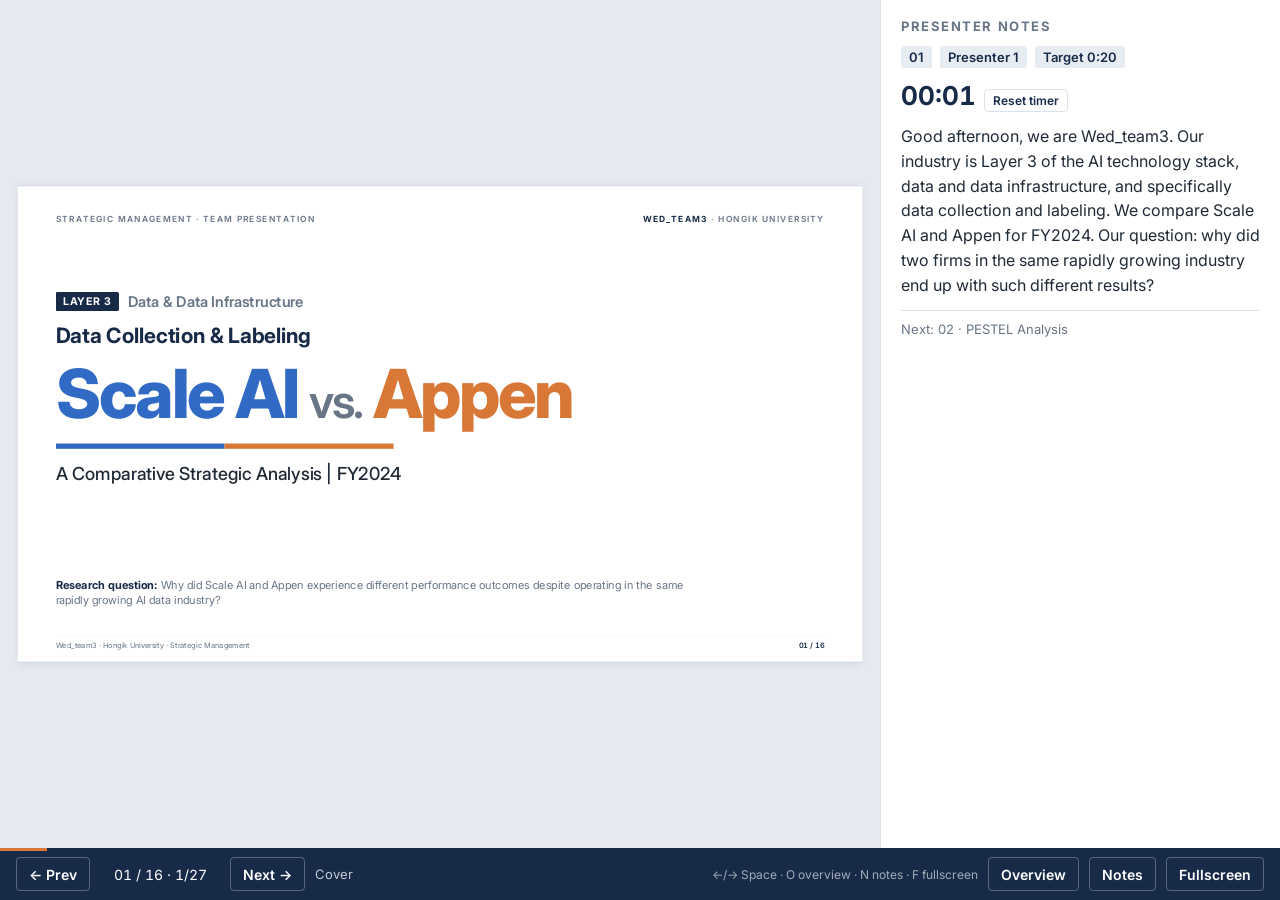
<file: deck/scale-ai-vs-appen-v3-standalone.html>
<!doctype html>
<html lang="en"><head><meta charset="utf-8"><meta name="viewport" content="width=device-width,initial-scale=1,viewport-fit=cover"></head><body>
<title>Scale AI vs. Appen Deck v3</title>
<meta name="claude:viewport-fit-sides" content="cover">
<link rel="preconnect" href="https://fonts.googleapis.com">
<link rel="stylesheet" href="https://fonts.googleapis.com/css2?family=Inter:wght@400;500;600;700;800&display=swap">
<style>
/* Layout: fixed 1600x900 slide canvas scaled into a stage; control bar below; optional notes panel on the right.
   Deliberately single light theme: slides are specified as white consulting pages. */
:root{
  --navy:#172B49; --blue:#316AC5; --blue-l:#EAF1FC; --orange:#D97736; --orange-l:#FFF0E5;
  --orange-t:#A9561F; --opp:#2F7D5B; /* darker orange for small text on white (contrast) */
  --text:#202A36; --muted:#687586; --bg:#FFFFFF; --line:#DCE2E9;
  --soft:#F4F6F9; --navy-l:#E7ECF3; --mis:#B4442C; --stage:#E6EAF0;
  --font:"Inter",Arial,"Helvetica Neue",Helvetica,sans-serif;
  color-scheme:light;
}
html,body{height:100%}
body{margin:0;background:var(--stage);color:var(--text);font-family:var(--font);overflow:hidden;
  padding-left:max(0px,env(safe-area-inset-left,0px));padding-right:max(0px,env(safe-area-inset-right,0px))}
*{box-sizing:border-box}
.app{position:fixed;inset:0;display:flex;flex-direction:column;
  padding-top:env(safe-area-inset-top,0px);padding-bottom:env(safe-area-inset-bottom,0px);
  padding-left:env(safe-area-inset-left,0px);padding-right:env(safe-area-inset-right,0px)}
.main{flex:1;display:flex;min-height:0}
.stage{flex:1;position:relative;overflow:hidden;min-width:0}
.deck{position:absolute;left:0;top:0;width:1600px;height:900px;transform-origin:0 0}
.slide{position:absolute;left:0;top:0;width:1600px;height:900px;background:var(--bg);display:none;overflow:hidden;
  font-family:var(--font);color:var(--text);box-shadow:0 2px 14px rgba(23,43,73,.12)}
.slide.active{display:block}
.slide .notes{display:none}

/* ---------- slide chrome ---------- */
.sh{position:absolute;left:72px;right:72px;top:48px}
.sec{font-size:15px;font-weight:600;letter-spacing:.14em;text-transform:uppercase;color:var(--muted);display:flex;gap:14px;align-items:center}
.sec b{color:var(--navy);font-weight:700}
.sec .prio{font-size:12px;letter-spacing:.1em;color:var(--navy);border:1.5px solid var(--navy);padding:2px 8px;border-radius:3px}
.sh h2{margin:12px 0 0;font-size:39px;line-height:1.14;font-weight:700;color:var(--navy);letter-spacing:-.015em;text-wrap:balance;max-width:1440px}
.bd{position:absolute;left:72px;right:72px;top:188px;bottom:70px}
.sf{position:absolute;left:72px;right:72px;bottom:20px;display:flex;justify-content:space-between;align-items:flex-end;gap:40px;
  border-top:1px solid var(--line);padding-top:9px;font-size:13px;color:var(--muted);line-height:1.35}
.sf .pg{font-weight:600;color:var(--navy);white-space:nowrap;font-variant-numeric:tabular-nums}
.sf .team{white-space:nowrap}
.sc{color:var(--blue)} .ap{color:var(--orange-t)}
.scb{background:var(--blue-l)} .apb{background:var(--orange-l)}
.take{position:absolute;left:0;right:0;bottom:0;font-size:24px;font-weight:600;color:var(--navy);line-height:1.3;
  border-left:5px solid var(--navy);padding:4px 0 4px 18px}
.tag{display:inline-block;font-size:13px;font-weight:700;letter-spacing:.08em;text-transform:uppercase;padding:3px 8px;border-radius:3px}
.tag.navy{background:var(--navy);color:#fff}
.tag.blue{background:var(--blue);color:#fff}
.tag.orange{background:var(--orange);color:#fff}
.tag.ghost{border:1.5px solid var(--muted);color:var(--muted)}
.abs{position:absolute}
ul.clean{list-style:none;margin:0;padding:0}
ul.dots{margin:0;padding-left:22px}
ul.dots li{margin:0 0 6px}
.num{font-variant-numeric:tabular-nums}
svg text{font-family:var(--font)}

/* VRIO marks */
.mk{display:inline-block;width:26px;height:26px;border-radius:50%;vertical-align:middle}
.mk.full{background:currentColor}
.mk.part{border:3px solid currentColor;background:linear-gradient(90deg,currentColor 50%,transparent 50%)}
.mk.no{position:relative;border-radius:0}
.mk.no::before,.mk.no::after{content:"";position:absolute;left:11px;top:-1px;width:4px;height:28px;background:var(--mis);transform:rotate(45deg)}
.mk.no::after{transform:rotate(-45deg)}
.mk.sm{width:18px;height:18px}
.mk.sm.part{border-width:2.5px}
.mk.sm.no::before,.mk.sm.no::after{left:7px;top:-1px;width:3px;height:20px}

/* ---------- controls ---------- */
.bar{height:52px;flex:none;display:flex;align-items:center;gap:10px;padding:0 16px;background:var(--navy);color:#fff;position:relative}
.bar button{font:600 14px var(--font);color:#fff;background:transparent;border:1px solid rgba(255,255,255,.28);border-radius:4px;height:34px;padding:0 12px;cursor:pointer}
.bar button:hover{background:rgba(255,255,255,.1)}
.bar button:focus-visible{outline:2px solid #9DC0F5;outline-offset:2px}
.bar button[aria-pressed="true"]{background:#fff;color:var(--navy)}
.bar .count{font-variant-numeric:tabular-nums;font-size:14px;min-width:120px;text-align:center}
.bar .title{flex:1;font-size:13px;opacity:.75;white-space:nowrap;overflow:hidden;text-overflow:ellipsis;min-width:0}
.bar .prog{position:absolute;left:0;top:0;height:3px;background:var(--orange);transition:width .2s}
.bar .help{font-size:12px;opacity:.6;white-space:nowrap}
@media (max-width:760px){.bar .title,.bar .help{display:none}}
.notes-panel{width:400px;flex:none;background:#fff;border-left:1px solid var(--line);display:flex;flex-direction:column;overflow:auto;padding:18px 20px;gap:12px}
.notes-panel h3{margin:0;font-size:13px;letter-spacing:.12em;text-transform:uppercase;color:var(--muted)}
.notes-panel .np-meta{display:flex;gap:8px;flex-wrap:wrap}
.notes-panel .np-meta span{font-size:13px;font-weight:600;background:var(--navy-l);color:var(--navy);padding:3px 8px;border-radius:3px}
.notes-panel .np-body{font-size:16px;line-height:1.55;color:var(--text)}
.notes-panel .np-next{font-size:13px;color:var(--muted);border-top:1px solid var(--line);padding-top:10px}
.notes-panel .np-timer{font:700 26px var(--font);color:var(--navy);font-variant-numeric:tabular-nums}
.notes-panel .np-timer button{font:600 12px var(--font);margin-left:8px;border:1px solid var(--line);background:#fff;border-radius:4px;padding:3px 8px;cursor:pointer;color:var(--navy)}
@media (max-width:900px){.notes-panel{position:absolute;right:0;top:0;bottom:52px;width:min(400px,90vw);z-index:5;box-shadow:-4px 0 14px rgba(0,0,0,.15)}}
.overview{position:fixed;inset:0;background:var(--stage);z-index:20;overflow:auto;
  padding:24px max(16px,env(safe-area-inset-right,0px)) 40px max(16px,env(safe-area-inset-left,0px))}
.overview h3{margin:0 0 16px;font-size:16px;color:var(--navy)}
.ov-grid{display:grid;grid-template-columns:repeat(auto-fill,minmax(280px,1fr));gap:18px}
.thumb{position:relative;aspect-ratio:16/9;max-width:100%;background:#fff;cursor:pointer;border:2px solid transparent;overflow:hidden;border-radius:2px}
.thumb:hover,.thumb:focus-visible{border-color:var(--blue);outline:none}
.thumb.cur{border-color:var(--orange)}
.thumb .slide{display:block;transform-origin:0 0;box-shadow:none;pointer-events:none}
.thumb .lbl{position:absolute;left:6px;bottom:6px;background:var(--navy);color:#fff;font-size:11px;font-weight:600;padding:2px 6px;border-radius:2px;z-index:2}

@media (prefers-reduced-motion:reduce){*{transition:none!important}}

/* ---------- print: one slide per page ---------- */
@media print{
  @page{size:1600px 900px;margin:0}
  html,body{height:auto;overflow:visible;background:#fff;padding:0}
  .app{position:static;display:block;padding:0}
  .main{display:block}
  .bar,.notes-panel,.overview{display:none!important}
  .stage{position:static;overflow:visible}
  .deck{position:static;transform:none!important;width:1600px;height:auto}
  .slide{display:block!important;position:relative;box-shadow:none;break-after:page;page-break-after:always;
    -webkit-print-color-adjust:exact;print-color-adjust:exact}
  .slide:last-child{break-after:auto;page-break-after:auto}
}
</style>

<div class="app">
<div class="main">
<div class="stage" id="stage">
<div class="deck" id="deck">

<style>
/* v2: larger type, one infographic per slide */
.slide .sh h2{font-size:40px;max-width:none;white-space:nowrap;letter-spacing:-.02em}
.slide .sf{font-size:14px}
.slide .take{font-size:28px}
.v2lab{font-size:16px;font-weight:700;letter-spacing:.12em;text-transform:uppercase;color:var(--muted)}
.rc2{position:absolute;top:0;width:470px;display:flex;flex-direction:column;border:1px solid var(--line)}
.rc2 .hd{padding:16px 20px;color:#fff}
.rc2 .hd .n{font-size:16px;font-weight:800;letter-spacing:.12em;opacity:.85}
.rc2 .hd .h{font-size:27px;font-weight:800;line-height:1.18;margin-top:4px}
.rc2 .why{padding:14px 20px;font-size:22px;line-height:1.3;color:var(--text);background:var(--soft)}
.rc2 .why b{color:var(--navy)}
.rc2 ul{margin:0;padding:22px 20px 0 44px;font-size:26px;line-height:1.32;flex:1}
.rc2 li{margin-bottom:16px}
.rc2 .out{margin:0 20px 18px;padding:14px 16px;font-size:25px;font-weight:700;line-height:1.25;display:flex;gap:10px;align-items:center}
</style>

<section class="slide" data-title="Cover">
  <div class="abs" style="left:72px;right:72px;top:52px;display:flex;justify-content:space-between;font-size:16px;font-weight:600;letter-spacing:.14em;text-transform:uppercase;color:var(--muted)">
    <span>Strategic Management · Team Presentation</span><span><b style="color:var(--navy)">Wed_team3</b> · Hongik University</span>
  </div>
  <div class="abs" style="left:72px;right:72px;top:200px">
    <div style="display:flex;align-items:center;gap:16px"><span class="tag navy" style="font-size:20px;padding:6px 14px">Layer 3</span><span style="font-size:28px;font-weight:600;color:var(--muted)">Data &amp; Data Infrastructure</span></div>
    <div style="font-size:40px;font-weight:700;color:var(--navy);margin-top:22px">Data Collection &amp; Labeling</div>
    <h1 style="margin:22px 0 0;font-size:128px;line-height:1;font-weight:800;letter-spacing:-.035em"><span class="sc">Scale AI</span> <span style="color:var(--muted);font-weight:600;font-size:88px">vs.</span> <span style="color:var(--orange)">Appen</span></h1>
    <div style="display:flex;width:640px;height:10px;margin-top:30px"><span style="flex:1;background:var(--blue)"></span><span style="flex:1;background:var(--orange)"></span></div>
    <div style="font-size:34px;font-weight:500;color:var(--text);margin-top:26px">A Comparative Strategic Analysis | FY2024</div>
  </div>
  <div class="abs" style="left:72px;right:72px;top:740px;font-size:21px;color:var(--muted);line-height:1.4;max-width:1200px"><b style="color:var(--navy)">Research question:</b> Why did Scale AI and Appen experience different performance outcomes despite operating in the same rapidly growing AI data industry?</div>
  <div class="sf"><span class="src">Wed_team3 · Hongik University · Strategic Management</span><span class="pg"></span></div>
  <aside class="notes" data-presenter="Presenter 1" data-time="0:20">Good afternoon, we are Wed_team3. Our industry is Layer 3 of the AI technology stack, data and data infrastructure, and specifically data collection and labeling. We compare Scale AI and Appen for FY2024. Our question: why did two firms in the same rapidly growing industry end up with such different results?</aside>
</section>

<section class="slide" data-title="PESTEL Analysis">
  <div class="sh"><div class="sec"><b>External</b> · PESTEL Analysis · FY2024</div>
  <h2>Macro Trends Reward Expert, Compliant Data Providers</h2></div>
  <div class="bd">
    <style>
      .pc{position:absolute;width:474px;height:268px;border-top:6px solid var(--navy);background:var(--soft);padding:16px 22px}
      .pc .hd{display:flex;align-items:baseline;gap:14px}
      .pc .L{font-size:44px;font-weight:800;color:var(--navy);line-height:1}
      .pc .N{font-size:24px;font-weight:800;color:var(--navy)}
      .pc ul{list-style:none;margin:14px 0 0;padding:0;display:grid;gap:10px}
      .pc li{font-size:22px;font-weight:600;line-height:1.25;display:flex;justify-content:space-between;gap:10px;align-items:flex-start}
      .pc li small{display:block;font-size:17px;font-weight:500;color:var(--muted);margin-top:2px}
      .chipO,.chipT{flex:none;font-size:13px;font-weight:800;letter-spacing:.06em;text-transform:uppercase;padding:3px 7px;border-radius:3px;color:#fff;margin-top:3px}
      .chipO{background:var(--opp)} .chipT{background:var(--mis)}
    </style>
    <div class="pc" style="left:0;top:0"><div class="hd"><span class="L">P</span><span class="N">Political</span></div><ul>
      <li><span>Data sovereignty &amp; Sovereign AI</span><span class="chipT">Threat</span></li>
      <li><span>Cross-border labor risk</span><span class="chipT">Threat</span></li>
      <li><span>Government AI subsidies &amp; public datasets</span><span class="chipO">Opp.</span></li></ul></div>
    <div class="pc" style="left:491px;top:0"><div class="hd"><span class="L">E</span><span class="N">Economic</span></div><ul>
      <li><span>GenAI capital inflow<small>Market $3.188B, +25.2% (2024)</small></span><span class="chipO">Opp.</span></li>
      <li><span>Cost pressure → hybrid labeling</span></li>
      <li><span>FX &amp; funding conditions</span></li></ul></div>
    <div class="pc" style="left:982px;top:0"><div class="hd"><span class="L">S</span><span class="N">Socio-cultural</span></div><ul>
      <li><span>Ethical AI &amp; bias mitigation</span><span class="chipO">Opp.</span></li>
      <li><span>Fair labor in the gig economy (ESG)</span><span class="chipT">Threat</span></li></ul></div>
    <div class="pc" style="left:0;top:286px"><div class="hd"><span class="L">T</span><span class="N">Technological</span></div><ul>
      <li><span>RLHF &amp; subject-matter-expert labeling</span><span class="chipO">Opp.</span></li>
      <li><span>Synthetic data &amp; auto-labeling</span><span class="chipT">Threat</span></li></ul></div>
    <div class="pc" style="left:491px;top:286px"><div class="hd"><span class="L">E</span><span class="N">Environmental</span></div><ul>
      <li><span>Data-center carbon footprint<small>Limited direct impact</small></span></li>
      <li><span>Green AI &amp; ESG compliance demands</span></li></ul></div>
    <div class="pc" style="left:982px;top:286px"><div class="hd"><span class="L">L</span><span class="N">Legal</span></div><ul>
      <li><span>Copyright lawsuits<small>e.g., NYT v. OpenAI → licensed pipelines</small></span></li>
      <li><span>IP ownership of annotated data</span></li>
      <li><span>Privacy law (GDPR / CCPA)</span></li></ul></div>
    <div class="abs" style="left:0;right:0;top:574px;display:flex;gap:28px;font-size:21px;align-items:center">
      <span><span class="chipO">Opp.</span>&nbsp; RLHF &amp; expert labeling · public AI investment · bias mitigation</span>
      <span><span class="chipT">Threat</span>&nbsp; to crowd models: data sovereignty · labor regulation · synthetic data</span>
    </div>
  </div>
  <div class="sf"><span class="src">Source: Report pp. 3–4; MarketLine (2025); McKool Smith (2024). Opportunity/Threat tags follow the report's PESTEL summary (p. 4). Detail: Appendix A1.</span><span class="pg"></span></div>
  <aside class="notes" data-presenter="Presenter 1" data-time="0:30">PESTEL in keywords. Political: data sovereignty and Sovereign AI policies restrict offshore data and labor, while governments fund public AI datasets. Economic: GenAI investment drove the market to 3.188 billion dollars in 2024, up 25.2%. Socio-cultural: demand for bias mitigation, but also fair-labor concerns. Technological: the shift to RLHF and expert labeling, and the threat of synthetic data and auto-labeling. Environmental impact is limited. Legal: copyright, IP ownership and privacy rules. In short, expert labeling, public AI investment and bias mitigation are opportunities; data sovereignty, labor regulation and synthetic data threaten crowd-based providers.</aside>
</section>

<section class="slide" data-title="Industry Analysis">
  <div class="sh"><div class="sec"><b>External</b> · Industry Analysis · Layer 3 · FY2024</div>
  <h2>Data Collection &amp; Labeling Grew 25.2% to $3.188B in 2024</h2></div>
  <div class="bd">
    <div class="abs" style="left:0;top:0;width:500px">
      <div class="v2lab">AI technology stack</div>
      <div style="margin-top:10px;height:44px;border:2px dashed var(--line);display:flex;align-items:center;justify-content:center;font-size:17px;color:var(--muted)">Other layers</div>
      <div style="margin-top:8px;background:var(--navy);color:#fff;padding:16px 18px">
        <div style="font-size:16px;font-weight:800;letter-spacing:.12em;text-transform:uppercase;opacity:.8">Layer 3</div>
        <div style="font-size:25px;font-weight:800">Data &amp; Data Infrastructure</div>
        <div style="margin-top:12px;background:#fff;color:var(--navy);padding:12px 14px;font-size:24px;font-weight:800;display:flex;justify-content:space-between;align-items:center">Data Collection &amp; Labeling <span style="font-size:14px;background:var(--orange);color:#fff;padding:3px 8px;letter-spacing:.06em">OUR INDUSTRY</span></div>
        <div style="margin-top:8px;border:2px dashed rgba(255,255,255,.55);padding:8px 14px;font-size:18px">Synthetic data generation <span style="opacity:.75">(treated as a substitute)</span></div>
      </div>
      <div style="margin-top:8px;height:44px;border:2px dashed var(--line);display:flex;align-items:center;justify-content:center;font-size:17px;color:var(--muted)">Other layers</div>
      <div class="v2lab" style="margin-top:22px">What the industry does</div>
      <div style="display:flex;gap:4px;margin-top:10px">
        <span style="flex:1;background:var(--navy-l);color:var(--navy);font-size:19px;font-weight:700;padding:10px 0 10px 12px;clip-path:polygon(0 0,88% 0,100% 50%,88% 100%,0 100%)">Collect</span>
        <span style="flex:1;background:var(--navy-l);color:var(--navy);font-size:19px;font-weight:700;padding:10px 0 10px 18px;clip-path:polygon(0 0,88% 0,100% 50%,88% 100%,0 100%,12% 50%)">Process</span>
        <span style="flex:1;background:var(--navy-l);color:var(--navy);font-size:19px;font-weight:700;padding:10px 0 10px 18px;clip-path:polygon(0 0,88% 0,100% 50%,88% 100%,0 100%,12% 50%)">Annotate</span>
        <span style="flex:1;background:var(--navy-l);color:var(--navy);font-size:19px;font-weight:700;padding:10px 0 10px 18px;clip-path:polygon(0 0,88% 0,100% 50%,88% 100%,0 100%,12% 50%)">Evaluate</span>
      </div>
      <div style="font-size:18px;color:var(--muted);margin-top:8px;line-height:1.35">Text · image · audio · video · sensor data for training, fine-tuning and evaluating AI models</div>
    </div>
    <div class="abs" style="left:550px;right:0;top:0">
      <div style="display:grid;grid-template-columns:1.25fr 1fr 1fr;gap:12px">
        <div style="background:var(--navy);color:#fff;padding:14px 18px"><div style="font-size:15px;font-weight:700;letter-spacing:.1em;opacity:.8">2024 MARKET SIZE</div><div style="font-size:50px;font-weight:800;line-height:1.05" class="num">$3.188B</div></div>
        <div style="background:var(--soft);padding:14px 18px"><div style="font-size:15px;font-weight:700;letter-spacing:.1em;color:var(--muted)">2024 GROWTH</div><div style="font-size:50px;font-weight:800;line-height:1.05;color:var(--navy)" class="num">+25.2%</div></div>
        <div style="background:var(--soft);padding:14px 18px"><div style="font-size:15px;font-weight:700;letter-spacing:.1em;color:var(--muted)">CAGR 2019–24</div><div style="font-size:50px;font-weight:800;line-height:1.05;color:var(--navy)" class="num">24.9%</div></div>
      </div>
      <div class="v2lab" style="margin-top:22px">Major players, FY2024</div>
      <table style="width:100%;border-collapse:collapse;font-size:21px;margin-top:6px;font-variant-numeric:tabular-nums">
        <thead><tr style="font-size:15px;color:var(--muted);letter-spacing:.06em;text-transform:uppercase"><th style="text-align:left;padding:6px 10px;border-bottom:2px solid var(--navy)">Company</th><th style="text-align:right;padding:6px 10px;border-bottom:2px solid var(--navy)">Revenue</th><th style="text-align:right;padding:6px 10px;border-bottom:2px solid var(--navy)">Growth</th><th style="text-align:left;padding:6px 10px;border-bottom:2px solid var(--navy)">Group</th></tr></thead>
        <tbody>
          <tr class="scb"><td style="padding:8px 10px;font-weight:800" class="sc">Scale AI</td><td style="text-align:right;padding:8px 10px">≈$870M</td><td style="text-align:right;padding:8px 10px">+14.5%</td><td style="padding:8px 10px;font-size:18px">Specialized AI data</td></tr>
          <tr class="apb"><td style="padding:8px 10px;font-weight:800" class="ap">Appen</td><td style="text-align:right;padding:8px 10px">$234.3M</td><td style="text-align:right;padding:8px 10px">−14.2%</td><td style="padding:8px 10px;font-size:18px">Specialized AI data</td></tr>
          <tr style="border-bottom:1px solid var(--line)"><td style="padding:8px 10px">TELUS Digital</td><td style="text-align:right;padding:8px 10px">$2,658M</td><td style="text-align:right;padding:8px 10px">−1.85%</td><td style="padding:8px 10px;font-size:18px;color:var(--muted)">Diversified digital</td></tr>
          <tr style="border-bottom:1px solid var(--line)"><td style="padding:8px 10px">Teleperformance</td><td style="text-align:right;padding:8px 10px">€10,280M</td><td style="text-align:right;padding:8px 10px">+23.19%</td><td style="padding:8px 10px;font-size:18px;color:var(--muted)">Diversified digital</td></tr>
          <tr style="border-bottom:1px solid var(--line)"><td style="padding:8px 10px">Atos</td><td style="text-align:right;padding:8px 10px">€9,577M</td><td style="text-align:right;padding:8px 10px">−5.4%</td><td style="padding:8px 10px;font-size:18px;color:var(--muted)">Diversified IT</td></tr>
        </tbody>
      </table>
      <div style="margin-top:18px;display:grid;grid-template-columns:auto 1fr;gap:6px 14px;align-items:center;border-left:5px solid var(--navy);padding-left:16px">
        <span style="font-size:19px;font-weight:800;color:var(--navy)">AI impact</span><span style="font-size:20px"><b>Demand ↑</b> RLHF, evaluation &nbsp;·&nbsp; <b>Substitution ↑</b> auto-labeling, synthetic data</span>
        <span></span><span style="font-size:20px">→ Success shifts from labor scale to <b>expertise, technology and quality</b></span>
      </div>
    </div>
  </div>
  <div class="sf"><span class="src">Source: Report pp. 5, 8–10; MarketLine (2025); Sacra (n.d.; Scale AI estimate); company FY2024 annual reports. Revenue in reported currency; total company revenue.</span><span class="pg"></span></div>
  <aside class="notes" data-presenter="Presenter 1" data-time="0:45">Our industry is data collection and labeling, part of Layer 3, data and data infrastructure. Synthetic data generation sits in the same layer, but we treat it as a substitute. The industry collects, processes, annotates and evaluates multimodal data to train and evaluate AI models. In 2024, our base year, the global market reached 3.188 billion dollars, up 25.2%, with a five-year CAGR of 24.9%. The five major players differ in size, but Scale AI and Appen are the specialized AI data providers. AI changes this industry in two ways: it creates new demand for RLHF and evaluation, and it substitutes routine labeling with automation. So success shifts from labor scale to expertise, technology and quality.</aside>
</section>

<section class="slide" data-title="Five Forces Analysis">
  <div class="sh"><div class="sec"><b>External</b> · Five Forces Analysis · FY2024</div>
  <h2>Rapid Market Growth Does Not Guarantee High Industry Attractiveness</h2></div>
  <div class="bd">
    <style>
      .ff{position:absolute;width:470px;height:200px;border:1px solid var(--line);padding:12px 18px;background:#fff}
      .ff .hd{display:flex;justify-content:space-between;align-items:center}
      .ff .n{font-size:23px;font-weight:800;color:var(--navy)}
      .ff .r{font-size:15px;font-weight:800;letter-spacing:.06em;text-transform:uppercase;padding:4px 10px}
      .ff .r.s{background:var(--mis);color:#fff}
      .ff .r.ms{border:2px solid var(--mis);color:var(--mis)}
      .ff .r.m{background:var(--navy-l);color:var(--navy)}
      .ff ul{list-style:none;margin:10px 0 0;padding:0;display:grid;gap:7px}
      .ff li{font-size:19.5px;line-height:1.25;display:grid;grid-template-columns:22px 1fr;gap:4px}
      .ff li b{font-size:21px;color:var(--mis);text-align:center}
      .ff li b.dn{color:var(--opp)}
    </style>
    <div class="abs" style="left:0;top:0;width:470px">
      <div style="display:flex;justify-content:space-between;align-items:center"><span class="tag navy" style="font-size:15px">FY2024</span><span style="font-size:16px;color:var(--muted)">5 = strong force</span></div>
      <svg width="470" height="408" viewBox="0 0 600 520" role="img" aria-label="Five Forces radar chart, FY2024" style="display:block;margin-top:4px">
        <polygon points="300,234 334.2,258.9 321.2,299.1 278.8,299.1 265.8,258.9" fill="none" stroke="#DCE2E9"/>
        <polygon points="300,162 402.7,236.6 363.5,357.4 236.5,357.4 197.3,236.6" fill="none" stroke="#DCE2E9"/>
        <polygon points="300,90 471.2,214.4 405.8,415.6 194.2,415.6 128.8,214.4" fill="none" stroke="#C3CCD7"/>
        <g stroke="#DCE2E9"><line x1="300" y1="270" x2="300" y2="90"/><line x1="300" y1="270" x2="471.2" y2="214.4"/><line x1="300" y1="270" x2="405.8" y2="415.6"/><line x1="300" y1="270" x2="194.2" y2="415.6"/><line x1="300" y1="270" x2="128.8" y2="214.4"/></g>
        <polygon points="300,126 402.7,236.6 405.8,415.6 236.5,357.4 128.8,214.4" fill="#172B49" fill-opacity=".15" stroke="#172B49" stroke-width="4"/>
        <g fill="#172B49"><circle cx="300" cy="126" r="8"/><circle cx="402.7" cy="236.6" r="8"/><circle cx="405.8" cy="415.6" r="8"/><circle cx="236.5" cy="357.4" r="8"/><circle cx="128.8" cy="214.4" r="8"/></g>
        <g font-size="26" font-weight="700" fill="#172B49">
          <text x="300" y="70" text-anchor="middle">Entry</text>
          <text x="472" y="208">Suppliers</text>
          <text x="414" y="456">Buyers</text>
          <text x="188" y="456" text-anchor="end">Substitutes</text>
          <text x="116" y="210" text-anchor="end">Rivalry</text>
        </g>
      </svg>
      <div style="font-size:18px;color:var(--text);line-height:1.4;border-top:1px solid var(--line);padding-top:10px"><b style="color:var(--navy)">Outlook 2025–29:</b> substitutes ↑ · expert suppliers ↑ · buyers stay strong</div>
      <div style="font-size:17px;color:var(--muted);margin-top:8px"><b style="color:var(--mis)">+</b> strengthens the force &nbsp; <b style="color:var(--opp)">−</b> weakens it</div>
    </div>
    <div class="ff" style="left:500px;top:0"><div class="hd"><span class="n">Threat of entry</span><span class="r ms">Moderate–Strong</span></div><ul>
      <li><b>+</b><span>Basic labeling: low capital, existing tools</span></li>
      <li><b>+</b><span>Crowd platforms &amp; low-cost regions</span></li>
      <li><b class="dn">−</b><span>Specialized tasks need QA, security, experts</span></li></ul></div>
    <div class="ff" style="left:986px;top:0"><div class="hd"><span class="n">Supplier power</span><span class="r m">Moderate</span></div><ul>
      <li><b class="dn">−</b><span>Large supply of general crowd workers</span></li>
      <li><b>+</b><span>Domain experts are hard to replace</span></li>
      <li><b>+</b><span>Dependence on AWS · Azure · Google Cloud</span></li></ul></div>
    <div class="ff" style="left:500px;top:216px"><div class="hd"><span class="n">Buyer power</span><span class="r s">Strong</span></div><ul>
      <li><b>+</b><span>Many providers to compare on price &amp; quality</span></li>
      <li><b>+</b><span>Big Tech can build labeling in-house</span></li>
      <li><b class="dn">−</b><span>Custom integration raises switching costs</span></li></ul></div>
    <div class="ff" style="left:986px;top:216px"><div class="hd"><span class="n">Threat of substitutes</span><span class="r m">Moderate</span></div><ul>
      <li><b>+</b><span>AI pre-labeling · synthetic data</span></li>
      <li><b>+</b><span>Self- &amp; semi-supervised learning</span></li>
      <li><b class="dn">−</b><span>Complex cases still need human review</span></li></ul></div>
    <div class="ff" style="left:500px;top:432px"><div class="hd"><span class="n">Rivalry</span><span class="r s">Strong</span></div><ul>
      <li><b>+</b><span>Monopolistic competition, many providers</span></li>
      <li><b>+</b><span>Price competition in basic labeling</span></li>
      <li><b>+</b><span>Race to differentiate: tech, QA, expertise</span></li></ul></div>
    <div class="ff" style="left:986px;top:432px;background:var(--navy);border-color:var(--navy);color:#fff"><div class="hd"><span class="n" style="color:#fff">Overall attractiveness</span><span class="r" style="background:#fff;color:var(--navy);font-size:17px">Medium</span></div><ul>
      <li><b style="color:#9FD6B8">+</b><span>Fast-growing demand for AI training data</span></li>
      <li><b style="color:#F5A08C">−</b><span>Strong buyers &amp; rivalry squeeze profits</span></li>
      <li><b style="color:#fff">→</b><span>Winners: advanced tech, expertise, quality</span></li></ul></div>
  </div>
  <div class="sf"><span class="src">Source: Report pp. 5–8 (Five Forces, overall attractiveness, 2025–2029 outlook); MarketLine (2025). Radar: Moderate = 3, Moderate–Strong = 4, Strong = 5. Detail: Appendix A2.</span><span class="pg"></span></div>
  <aside class="notes" data-presenter="Presenter 1" data-time="1:15">Five Forces for 2024. Threat of entry is moderate to strong: basic labeling needs little capital, with existing tools, crowd platforms and low-cost labor, but specialized tasks need QA systems, security and domain experts. Supplier power is moderate: general crowd workers are plentiful, but domain experts are hard to replace, and providers depend on major cloud platforms. Buyer power is strong: buyers can compare many providers, and Big Tech can build labeling in-house, although custom integration creates some switching costs. Substitutes are moderate: pre-labeling, synthetic data and self-supervised learning reduce routine work, but complex cases still need humans. Rivalry is strong: a monopolistic-competition market with price competition in basic labeling and a race to differentiate. Overall attractiveness is medium: demand is growing fast, but strong buyers and rivalry squeeze profits, so only firms with technology, expertise and quality win. Looking ahead, substitutes and expert suppliers get stronger and buyers stay strong.</aside>
</section>

<section class="slide" data-title="Strategic Group Map">
  <div class="sh"><div class="sec"><b>External</b> · Strategic Group Map · FY2024</div>
  <h2>Scale AI and Appen Share a Strategic Group but Differ in Service Breadth</h2></div>
  <div class="bd">
    <svg class="abs" style="left:0;top:0" width="1100" height="620" viewBox="0 0 1100 620" role="img" aria-label="Strategic group map with company annotations">
      <defs><marker id="sgA" viewBox="0 0 10 10" refX="5" refY="5" markerWidth="7" markerHeight="7" orient="auto-start-reverse"><path d="M0,0 L10,5 L0,10 z" fill="#172B49"/></marker></defs>
      <g stroke="#EEF1F5"><line x1="80" y1="182.5" x2="800" y2="182.5"/><line x1="80" y1="315" x2="800" y2="315"/><line x1="80" y1="447.5" x2="800" y2="447.5"/><line x1="260" y1="50" x2="260" y2="580"/><line x1="440" y1="50" x2="440" y2="580"/><line x1="620" y1="50" x2="620" y2="580"/></g>
      <line x1="80" y1="580" x2="812" y2="580" stroke="#687586" stroke-width="1.5"/>
      <line x1="80" y1="580" x2="80" y2="38" stroke="#687586" stroke-width="1.5"/>
      <rect x="620" y="36" width="210" height="256" rx="10" fill="#EAF1FC" fill-opacity=".55" stroke="#172B49" stroke-width="2.5" stroke-dasharray="7 5"/>
      <text x="830" y="26" text-anchor="end" font-size="19" font-weight="800" fill="#172B49">Specialized AI Data Providers</text>
      <circle cx="339.2" cy="346.8" r="60.7" fill="#9AA6B5" fill-opacity=".3" stroke="#687586"/>
      <circle cx="440" cy="283.2" r="62.9" fill="#9AA6B5" fill-opacity=".3" stroke="#687586"/>
      <circle cx="512" cy="187.8" r="32" fill="#9AA6B5" fill-opacity=".3" stroke="#687586"/>
      <circle cx="756.8" cy="71.2" r="18.3" fill="#316AC5"/>
      <circle cx="728" cy="262" r="10" fill="#D97736"/>
      <text x="730" y="78" text-anchor="end" font-size="22" font-weight="800" fill="#316AC5">Scale AI</text>
      <text x="714" y="269" text-anchor="end" font-size="22" font-weight="800" fill="#A9561F">Appen</text>
      <line x1="800" y1="246" x2="800" y2="100" stroke="#172B49" stroke-width="2.5" marker-start="url(#sgA)" marker-end="url(#sgA)"/>
      <text transform="translate(816,176) rotate(90)" text-anchor="middle" font-size="15" font-weight="700" fill="#172B49">breadth gap</text>
      <text x="512" y="142" text-anchor="middle" font-size="18" font-weight="600" fill="#687586">TELUS Digital</text>
      <text x="470" y="372" font-size="18" font-weight="600" fill="#687586">Teleperformance</text>
      <text x="339" y="434" text-anchor="middle" font-size="18" font-weight="600" fill="#687586">Atos</text>
      <text x="440" y="606" text-anchor="middle" font-size="18" font-weight="600" fill="#202A36">Degree of AI data service specialization →</text>
      <text transform="translate(44,315) rotate(-90)" text-anchor="middle" font-size="18" font-weight="600" fill="#202A36">Breadth of data services offered →</text>
      <line x1="776" y1="71" x2="852" y2="71" stroke="#316AC5" stroke-width="2"/>
      <rect x="852" y="16" width="244" height="128" fill="#EAF1FC" stroke="#316AC5" stroke-width="2"/>
      <text x="868" y="48" font-size="22" font-weight="800" fill="#316AC5">GenAI-driven</text>
      <text x="868" y="78" font-size="17" fill="#202A36">Full value chain:</text>
      <text x="868" y="101" font-size="17" fill="#202A36">RLHF · model evaluation ·</text>
      <text x="868" y="124" font-size="17" fill="#202A36">enterprise AI solutions</text>
      <line x1="738" y1="262" x2="852" y2="262" stroke="#D97736" stroke-width="2"/>
      <rect x="852" y="200" width="244" height="128" fill="#FFF0E5" stroke="#D97736" stroke-width="2"/>
      <text x="868" y="232" font-size="22" font-weight="800" fill="#A9561F">Human-generated</text>
      <text x="868" y="258" font-size="22" font-weight="800" fill="#A9561F">data</text>
      <text x="868" y="286" font-size="17" fill="#202A36">Focus: data collection &amp;</text>
      <text x="868" y="309" font-size="17" fill="#202A36">multilingual labeling</text>
    </svg>
    <div class="abs" style="left:1130px;top:10px;right:0">
      <div class="v2lab">Three strategic groups</div>
      <ul class="clean" style="display:grid;gap:16px;margin-top:12px;font-size:20px;line-height:1.3">
        <li><b style="color:var(--navy)">Specialized AI Data</b><br><span class="sc" style="font-weight:700">Scale AI</span>, <span class="ap" style="font-weight:700">Appen</span></li>
        <li><b>Diversified Digital</b><br>TELUS Digital, Teleperformance</li>
        <li><b>Diversified IT</b><br>Atos</li>
      </ul>
      <div style="font-size:17px;color:var(--muted);margin-top:22px;line-height:1.4">Circle size = total 2024 company revenue, not AI data revenue only</div>
    </div>
  </div>
  <div class="sf"><span class="src">Source: Report pp. 8–9 (strategic group map and comparison). Positions follow the report's map, shown without numeric scores; Scale AI revenue is a third-party estimate.</span><span class="pg"></span></div>
  <aside class="notes" data-presenter="Presenter 1" data-time="0:30">On the strategic group map, Scale AI and Appen form one group, the specialized AI data providers, because AI data is their core business. Within the group they differ in breadth. Scale AI is GenAI-driven: it expanded into RLHF, model evaluation and enterprise AI solutions, so it covers the full value chain. Appen stayed focused on human-generated data, mainly collection and multilingual labeling. TELUS Digital, Teleperformance and Atos are larger, but AI data is only part of their business; circles show total revenue. Next, Presenter 2 explains why the two firms differ internally.</aside>
</section>

<section class="slide" data-title="Value Chain Comparison">
  <div class="sh"><div class="sec"><b>Internal</b> · Value Chain Comparison</div>
  <h2>Different Value Chains Create Different Sources of Advantage</h2></div>
  <div class="bd">
    <style>
      .vc2s{display:flex;gap:6px}
      .vc2s span{flex:1;height:52px;display:flex;align-items:center;justify-content:center;font-size:18px;font-weight:700;color:var(--muted);background:var(--soft);
        clip-path:polygon(0 0,calc(100% - 14px) 0,100% 50%,calc(100% - 14px) 100%,0 100%,14px 50%)}
      .vc2s span.k{background:var(--navy);color:#fff}
      .vc2p{display:flex;gap:6px;margin-bottom:6px}
      .vc2p span{flex:1;height:40px;display:flex;align-items:center;justify-content:center;font-size:17px;font-weight:700;color:var(--muted);background:var(--soft)}
      .vc2p span.k{background:var(--navy);color:#fff}
      .vc2r{position:absolute;left:0;right:0;height:84px;display:grid;grid-template-columns:300px 1fr 1fr;gap:8px}
      .vc2r>div{display:flex;align-items:center;padding:0 22px;font-size:27px;font-weight:600}
      .vc2r .l{background:var(--navy);color:#fff;font-size:23px;font-weight:700}
    </style>
    <div class="abs" style="left:0;right:0;top:0">
      <div class="vc2p"><span>Technology dev.</span><span class="k">Information systems</span><span class="k">Human resources</span><span>Firm infrastructure</span></div>
      <div class="vc2s"><span>Inbound</span><span class="k">Operations</span><span>Outbound</span><span>Marketing &amp; sales</span><span class="k">Service</span></div>
      <div style="display:inline-flex;align-items:center;gap:12px;margin-top:10px;border:3px solid var(--orange);background:var(--orange-l);padding:5px 16px;font-size:22px;font-weight:800;color:var(--navy)"><span style="width:30px;height:20px;background:var(--navy)"></span>Highlighted = where the two firms differ most</div>
    </div>
    <div class="abs" style="left:300px;top:158px;width:570px;padding-left:30px;font-size:24px;font-weight:800" ><span class="sc">Scale AI</span></div>
    <div class="abs" style="left:886px;top:158px;font-size:24px;font-weight:800;padding-left:22px"><span class="ap">Appen</span></div>
    <div class="vc2r" style="top:196px"><div class="l">Operations</div><div class="scb">Software + experts</div><div class="apb">Crowd + legacy workflows</div></div>
    <div class="vc2r" style="top:288px"><div class="l">Service</div><div class="scb">Continuous model improvement</div><div class="apb">Project-based delivery</div></div>
    <div class="vc2r" style="top:380px"><div class="l">Information systems</div><div class="scb">Integrated platform</div><div class="apb">Platform rebuild (2024)</div></div>
    <div class="vc2r" style="top:472px"><div class="l">Human resources</div><div class="scb">Domain experts</div><div class="apb">1M+ general crowd</div></div>
    <div class="take">Scale AI integrates technology and expertise; Appen is still crowd-centered.</div>
  </div>
  <div class="sf"><span class="src">Source: Report pp. 11–13; Appen Limited (2024d, 2024e). Full value chains: Appendix A4.</span><span class="pg"></span></div>
  <aside class="notes" data-presenter="Presenter 2" data-time="1:00">Now the internal analysis, the heart of our argument. On Porter's value chain, the two firms differ most in four activities. Operations: Scale combines software, automation and expert verification; Appen relies on a crowd and legacy workflows. Service: Scale sells continuous model improvement through evaluation and red-teaming, which creates repeat business; Appen is more project-based. Information systems: Scale's platform is a core advantage, while Appen only announced a full rebuild in August 2024. Human resources: Scale added domain experts such as PhDs and lawyers; Appen's strength is a one-million-person general crowd. These match the new key success factors from the industry analysis.</aside>
</section>

<section class="slide" data-title="VRIO Analysis">
  <div class="sh"><div class="sec"><b>Internal</b> · VRIO Analysis <span class="prio">Key slide</span></div>
  <h2>Owning Valuable Resources Is Not Enough to Capture Value</h2></div>
  <div class="bd">
    <style>
      .vr2{position:absolute;left:0;top:0;width:1020px;border-collapse:collapse;font-size:24px}
      .vr2 th{font-size:22px;font-weight:800;color:var(--muted);padding:10px 8px;text-align:center;border-bottom:3px solid var(--navy)}
      .vr2 td{padding:0 8px;height:88px;border-bottom:1px solid var(--line);text-align:center}
      .vr2 td.l{text-align:left;font-weight:600;color:var(--text)}
      .vr2 .o{background:var(--navy-l)} .vr2 th.o{background:var(--navy);color:#fff}
      .vr2 .res{font-size:21px;font-weight:800;text-align:left}
      .vr2 .mk{width:32px;height:32px}
      .vr2 .mk.no::before,.vr2 .mk.no::after{left:14px;top:-1px;width:4px;height:34px}
    </style>
    <table class="vr2">
      <thead><tr><th style="width:120px"></th><th></th><th style="width:80px">V</th><th style="width:80px">R</th><th style="width:80px">I</th><th class="o" style="width:100px">O</th><th style="width:170px;text-align:left;font-size:16px;letter-spacing:.08em">RESULT</th></tr></thead>
      <tbody>
        <tr style="color:var(--blue)"><td class="scb" rowspan="3" style="font-size:22px;font-weight:800">Scale AI</td><td class="l">Expert workforce</td><td><i class="mk full"></i></td><td><i class="mk full"></i></td><td><i class="mk part"></i></td><td class="o"><i class="mk full"></i></td><td class="res" style="color:var(--text)">Temporary</td></tr>
        <tr style="color:var(--blue);background:var(--blue-l)"><td class="l" style="font-weight:800;color:var(--navy)">RLHF &amp; evaluation</td><td><i class="mk full"></i></td><td><i class="mk full"></i></td><td><i class="mk full"></i></td><td class="o" style="background:#D6E3F7"><i class="mk full"></i></td><td class="res sc">Sustained</td></tr>
        <tr style="color:var(--blue)"><td class="l">Client relationships</td><td><i class="mk full"></i></td><td><i class="mk part"></i></td><td><i class="mk part"></i></td><td class="o"><i class="mk full"></i></td><td class="res" style="color:var(--text)">Temporary</td></tr>
        <tr style="color:var(--orange)"><td class="apb" rowspan="2" style="font-size:22px;font-weight:800;color:var(--orange-t)">Appen</td><td class="l">Multilingual data</td><td><i class="mk full"></i></td><td><i class="mk part"></i></td><td><i class="mk part"></i></td><td class="o"><i class="mk part"></i></td><td class="res ap">Not fully captured</td></tr>
        <tr style="color:var(--orange)"><td class="l">Crowdsourcing</td><td><i class="mk full"></i></td><td><i class="mk no"></i></td><td><i class="mk no"></i></td><td class="o"><i class="mk part"></i></td><td class="res" style="color:var(--text)">Parity</td></tr>
      </tbody>
    </table>
    <div class="abs" style="left:0;top:530px;width:1020px;display:flex;gap:30px;font-size:20px;align-items:center">
      <span><i class="mk sm full" style="color:var(--navy)"></i>&nbsp; Yes</span><span><i class="mk sm part" style="color:var(--navy)"></i>&nbsp; Partially</span><span><i class="mk sm no"></i>&nbsp; No</span>
    </div>
    <div class="abs" style="left:1070px;right:0;top:0;height:576px;background:var(--navy);color:#fff;padding:32px 30px;display:flex;flex-direction:column">
      <div style="font-size:46px;font-weight:800;line-height:1.1">The gap is in <span style="border-bottom:5px solid var(--orange)">O</span></div>
      <div style="font-size:25px;line-height:1.4;margin-top:24px;opacity:.95">Appen owns valuable multilingual assets but is not organized to capture their value.</div>
      <div style="margin-top:auto;font-size:22px;border-top:1px solid rgba(255,255,255,.35);padding-top:16px;line-height:1.35">Why? → Congruence Model<br><span style="opacity:.75">Slide 10</span></div>
    </div>
  </div>
  <div class="sf"><span class="src">Source: Report pp. 14–15. Ratings reproduced exactly from the report's VRIO table (○ yes, △ partially, ✕ no). Rationale: Appendix A5.</span><span class="pg"></span></div>
  <aside class="notes" data-presenter="Presenter 2" data-time="1:00">VRIO asks whether a resource is valuable, rare, costly to imitate, and whether the firm is organized to capture its value. Scale's RLHF and model evaluation capability meets all four: a sustained advantage. Its workforce and client relationships give at most a temporary advantage. Appen's multilingual data is valuable and partly rare, but the O column is only partial: after losing Google, Appen itself said it needed to improve delivery, crowd management, leadership and sales. Traditional crowdsourcing now gives only parity. So the decisive column is O. The next question is why.</aside>
</section>

<section class="slide" data-title="Dynamic Capabilities vs. Core Rigidity">
  <div class="sh"><div class="sec"><b>Internal</b> · Dynamic Capabilities vs. Core Rigidity <span class="prio">Key slide</span></div>
  <h2>The Ability to Reconfigure Capabilities Determines Strategic Adaptation</h2></div>
  <div class="bd">
    <style>
      .ln2{position:absolute;left:0;right:0;height:200px;display:grid;grid-template-columns:260px 1fr 1fr 1fr}
      .ln2 .who{display:flex;flex-direction:column;justify-content:center;padding-right:16px}
      .st2{clip-path:polygon(0 0,calc(100% - 34px) 0,100% 50%,calc(100% - 34px) 100%,0 100%,34px 50%);padding:0 50px 0 56px;display:flex;flex-direction:column;justify-content:center;margin-right:-26px}
      .st2 .y{font-size:16px;font-weight:800;letter-spacing:.1em;text-transform:uppercase;margin-bottom:6px}
      .st2 .t{font-size:28px;font-weight:800;line-height:1.18}
    </style>
    <div class="ln2" style="top:0">
      <div class="who"><div style="font-size:36px;font-weight:800" class="sc">Scale AI</div><span class="tag blue" style="align-self:flex-start;margin-top:10px;font-size:15px">Dynamic capabilities</span></div>
      <div class="st2" style="background:var(--blue-l);color:var(--navy)"><div class="y sc">2016</div><div class="t">Self-driving data</div></div>
      <div class="st2" style="background:#C9DBF5;color:var(--navy)"><div class="y sc">Expansion</div><div class="t">GenAI &amp; RLHF</div></div>
      <div class="st2" style="background:var(--blue);color:#fff;margin-right:0"><div class="y" style="opacity:.85">FY2024</div><div class="t">Model evaluation &amp; government AI</div></div>
    </div>
    <div class="ln2" style="top:224px">
      <div class="who"><div style="font-size:36px;font-weight:800;color:var(--orange-t)">Appen</div><span class="tag orange" style="align-self:flex-start;margin-top:10px;font-size:15px">Core rigidity</span></div>
      <div class="st2" style="background:var(--orange-l)"><div class="y ap">1996</div><div class="t">Global crowd network</div></div>
      <div class="st2" style="background:#FADBC4"><div class="y ap">Scale-up</div><div class="t">High-volume data services</div></div>
      <div class="st2" style="background:repeating-linear-gradient(135deg,#FFF0E5 0 14px,#FCE3D0 14px 28px);margin-right:0"><div class="y ap">FY2024</div><div class="t">Struggles with expert tasks</div></div>
    </div>
    <div class="abs" style="left:0;right:0;top:470px;height:120px;border:3px solid var(--orange);display:flex;align-items:center;padding:0 30px;gap:30px">
      <span style="font-size:28px;font-weight:800;color:var(--orange-t);white-space:nowrap">The network is still valuable.</span>
      <span style="font-size:25px;line-height:1.35">The rigidity is in Appen's volume-based <b>operating model</b>, not in the network.</span>
    </div>
  </div>
  <div class="sf"><span class="src">Source: Report pp. 11–16; Scale AI (2024a, 2024b); OpenAI (2023); Appen Limited (2024e, 2025a).</span><span class="pg"></span></div>
  <aside class="notes" data-presenter="Presenter 2" data-time="0:35">Scale AI shows dynamic capabilities: it began with autonomous-driving data, moved into generative AI and RLHF, and by 2024 was doing model evaluation and government AI testing. Each time it sensed new demand and reconfigured. Appen shows core rigidity: its global crowd was the reason for its success, and the volume-based model built around it made the move to expert tasks hard; its platform rebuild only started in August 2024. Important: the multilingual network is still valuable. The rigidity lies in how the work is organized. Relative to the industry KSF shift, Scale moved toward the new key success factors; Appen not yet.</aside>
</section>

<section class="slide" data-title="Business Strategy">
  <div class="sh"><div class="sec"><b>Internal</b> · Business-level Strategy</div>
  <h2>Scale AI Differentiates; Appen Needs Strategic Repositioning</h2></div>
  <div class="bd">
    <svg class="abs" style="left:0;top:0" width="1456" height="380" viewBox="0 0 1456 380" role="img" aria-label="Conceptual generic strategy positioning">
      <defs>
        <pattern id="hatch2" width="12" height="12" patternUnits="userSpaceOnUse" patternTransform="rotate(45)"><rect width="12" height="12" fill="#F4F6F9"/><line x1="0" y1="0" x2="0" y2="12" stroke="#DCE2E9" stroke-width="5"/></pattern>
        <marker id="ar9b" viewBox="0 0 10 10" refX="9" refY="5" markerWidth="7" markerHeight="7" orient="auto"><path d="M0,0 L10,5 L0,10 z" fill="#D97736"/></marker>
      </defs>
      <rect x="0" y="0" width="400" height="330" fill="#F4F6F9"/>
      <rect x="416" y="0" width="520" height="330" fill="url(#hatch2)"/>
      <rect x="952" y="0" width="504" height="330" fill="#E7ECF3"/>
      <text x="24" y="44" font-size="28" font-weight="800" fill="#202A36">Cost leadership</text>
      <text x="440" y="44" font-size="28" font-weight="800" fill="#202A36">Stuck in the middle</text>
      <text x="976" y="44" font-size="28" font-weight="800" fill="#172B49">Differentiation</text>
      <circle cx="1340" cy="130" r="22" fill="#316AC5"/>
      <text x="1306" y="140" text-anchor="end" font-size="28" font-weight="800" fill="#316AC5">Scale AI</text>
      <circle cx="640" cy="190" r="22" fill="#D97736"/>
      <text x="674" y="200" font-size="28" font-weight="800" fill="#A9561F">Appen</text>
      <path d="M770,215 C880,270 990,270 1080,252" fill="none" stroke="#D97736" stroke-width="4" stroke-dasharray="10 7" marker-end="url(#ar9b)"/>
      <circle cx="1102" cy="248" r="18" fill="#fff" stroke="#D97736" stroke-width="4" stroke-dasharray="5 4"/>
      <text x="1130" y="244" font-size="22" font-weight="800" fill="#A9561F">Target:</text>
      <text x="1130" y="270" font-size="22" font-weight="800" fill="#A9561F">multilingual GenAI</text>
      <text x="0" y="364" font-size="17" fill="#687586">Conceptual positions, not measured coordinates.</text>
    </svg>
    <div class="abs" style="left:0;right:0;top:410px;height:110px;background:var(--navy);color:#fff;display:flex;align-items:center;justify-content:center;gap:28px">
      <span style="font-size:38px;font-weight:800">Cost reduction ≠ cost leadership</span>
    </div>
    <div class="abs" style="left:0;right:0;top:540px;font-size:23px;color:var(--text);text-align:center">Appen struggled to adapt, but holds neither the lowest cost nor clear differentiation.</div>
  </div>
  <div class="sf"><span class="src">Source: Report pp. 15–16 (Porter generic strategies).</span><span class="pg"></span></div>
  <aside class="notes" data-presenter="Presenter 2" data-time="0:30">At business level, Scale AI differentiates through technology, expertise and quality rather than price. Appen was stuck in the middle: not the lowest-cost provider, and not differentiated like expert-driven rivals. In 2024 it responded mainly with cost reduction and repositioning, and struggled to adapt its model; cost reduction is not cost leadership. The arrow shows our recommended direction: a distinct niche in multilingual GenAI, not a copy of Scale. These positions are conceptual.</aside>
</section>

<section class="slide" data-title="Congruence Model">
  <div class="sh"><div class="sec"><b>Internal</b> · Congruence Model <span class="prio">Priority slide</span></div>
  <h2>Organizational Alignment Explains the Difference in Strategic Execution</h2></div>
  <div class="bd">
    <style>
      .cg2{position:absolute;top:0;width:712px;height:548px;border:1px solid var(--line)}
      .cg2 .hdr{position:absolute;left:16px;right:16px;top:12px;display:flex;justify-content:space-between;align-items:center}
      .cg2 .node{position:absolute;width:214px;height:76px;border:2px solid #9AA6B5;background:#fff;padding:6px 10px;display:flex;flex-direction:column;justify-content:center;text-align:center}
      .cg2 .node .k{font-size:14px;font-weight:700;letter-spacing:.06em;text-transform:uppercase;color:var(--muted)}
      .cg2 .node .v{font-size:21px;font-weight:700;line-height:1.15;color:var(--text)}
      .cg2 .call{position:absolute;left:16px;right:16px;bottom:14px;height:64px;padding:0 16px;font-size:22px;font-weight:600;display:flex;align-items:center}
    </style>
    <div class="cg2" style="left:0">
      <div class="hdr"><span style="font-size:28px;font-weight:800" class="sc">Scale AI</span><span style="font-size:20px;font-weight:800;color:#fff;background:var(--blue);padding:5px 14px">High fit</span></div>
      <svg class="abs" style="left:0;top:0" width="712" height="460" viewBox="0 0 712 460" aria-hidden="true">
        <g stroke="#8A97A8" stroke-width="3" fill="none"><line x1="226" y1="97" x2="249" y2="97"/><line x1="356" y1="134" x2="356" y2="160"/><line x1="249" y1="197" x2="119" y2="262"/><line x1="463" y1="197" x2="593" y2="262"/><line x1="119" y1="336" x2="249" y2="401"/><line x1="593" y1="336" x2="463" y2="401"/></g>
        <line x1="356" y1="244" x2="356" y2="353" stroke="#B4442C" stroke-width="12" stroke-linecap="round" stroke-dasharray="0 54"/>
        <text x="342" y="294" text-anchor="end" font-size="16" font-weight="800" fill="#B4442C">partially</text><text x="342" y="313" text-anchor="end" font-size="16" font-weight="800" fill="#B4442C">matched</text>
      </svg>
      <div class="node" style="left:12px;top:60px"><span class="k">Leadership</span><span class="v">Founder-CEO</span></div>
      <div class="node" style="left:249px;top:60px;border-color:var(--blue);background:var(--blue-l)"><span class="k">Strategy</span><span class="v">Differentiation</span></div>
      <div class="node" style="left:249px;top:160px"><span class="k">Critical tasks</span><span class="v">Expert RLHF &amp; eval</span></div>
      <div class="node" style="left:12px;top:262px"><span class="k">People</span><span class="v">Expert contributors</span></div>
      <div class="node" style="left:486px;top:262px"><span class="k">Culture</span><span class="v">Meritocracy</span></div>
      <div class="node" style="left:249px;top:364px"><span class="k">Structure</span><span class="v">Integrated platform</span></div>
      <div class="call scb" style="font-size:20px">Partially matched: rigid task timers vs. complex expert work</div>
    </div>
    <div class="cg2" style="left:744px">
      <div class="hdr"><span style="font-size:28px;font-weight:800;color:var(--orange-t)">Appen</span><span style="font-size:20px;font-weight:800;color:#fff;background:var(--orange);padding:5px 14px">Partial fit, improving</span></div>
      <svg class="abs" style="left:0;top:0" width="712" height="460" viewBox="0 0 712 460" aria-hidden="true">
        <g stroke="#8A97A8" stroke-width="3" fill="none"><line x1="226" y1="97" x2="249" y2="97"/><line x1="356" y1="134" x2="356" y2="160"/><line x1="463" y1="197" x2="593" y2="262"/><line x1="119" y1="336" x2="249" y2="401"/><line x1="593" y1="336" x2="463" y2="401"/></g>
        <g stroke="#B4442C" stroke-width="4.5" stroke-linecap="round" stroke-dasharray="0 9" fill="none"><line x1="249" y1="197" x2="119" y2="262"/><line x1="356" y1="236" x2="356" y2="364"/></g>
        <text x="374" y="308" font-size="17" font-weight="800" fill="#B4442C">mismatched</text><text x="40" y="224" font-size="17" font-weight="800" fill="#B4442C">mismatched</text>
      </svg>
      <div class="node" style="left:12px;top:60px"><span class="k">Leadership</span><span class="v">3 CEOs in 2 years</span></div>
      <div class="node" style="left:249px;top:60px;border-color:var(--orange);background:var(--orange-l)"><span class="k">Strategy</span><span class="v">Repositioning</span></div>
      <div class="node" style="left:249px;top:160px"><span class="k">Critical tasks</span><span class="v">Shift to expert AI</span></div>
      <div class="node" style="left:12px;top:262px"><span class="k">People</span><span class="v">Traditional crowd</span></div>
      <div class="node" style="left:486px;top:262px"><span class="k">Culture</span><span class="v">Cost-focused</span></div>
      <div class="node" style="left:249px;top:364px"><span class="k">Structure</span><span class="v">Platform rebuild</span></div>
      <div class="call apb" style="font-size:20px">Mismatched: tasks changed faster than people and platform</div>
    </div>
    <div class="abs" style="left:0;right:0;top:566px;display:flex;align-items:center;gap:26px;font-size:21px">
      <span style="display:flex;align-items:center;gap:8px"><svg width="56" height="14"><line x1="4" y1="7" x2="52" y2="7" stroke="#8A97A8" stroke-width="3"/></svg>Matched</span>
      <span style="display:flex;align-items:center;gap:8px"><svg width="60" height="14"><line x1="7" y1="7" x2="54" y2="7" stroke="#B4442C" stroke-width="12" stroke-linecap="round" stroke-dasharray="0 23"/></svg>Partially matched</span>
      <span style="display:flex;align-items:center;gap:8px"><svg width="60" height="14"><line x1="4" y1="7" x2="56" y2="7" stroke="#B4442C" stroke-width="4.5" stroke-linecap="round" stroke-dasharray="0 9"/></svg>Mismatched</span>
      <span style="margin-left:auto;background:var(--navy);color:#fff;padding:10px 18px;font-weight:700">This explains VRIO "O": Scale AI yes · Appen partially</span>
    </div>
  </div>
  <div class="sf"><span class="src">Source: Report pp. 16–18 (Congruence Model); Clarkson Law Firm (2024); Appen Limited (2024b, 2024d, 2024e). Full model: Appendix A6.</span><span class="pg"></span></div>
  <aside class="notes" data-presenter="Presenter 2" data-time="1:05">The Congruence Model explains the O in VRIO. Scale AI shows high fit: differentiation strategy, expert RLHF tasks, specialist contributors, a meritocratic culture, an integrated platform, and a founder-CEO driving it in FY2024. Its one partial match, the dotted line with three large dots: rigid task timers and labor management, including the December 2024 contractor lawsuit, can clash with complex expert work. Appen shows partial fit that is improving. Its strategy and tasks now point to expert AI work, but its workforce and platform were built for high-volume crowd work: two mismatches, shown with dense dots. Add three CEOs in two years and a cost-focused culture, and Appen cannot fully capture the value of its multilingual assets. Presenter 3 now takes us to strategy.</aside>
</section>

<section class="slide" data-title="SWOT Analysis">
  <div class="sh"><div class="sec"><b>Synthesis</b> · SWOT Analysis</div>
  <h2>Similar External Pressures Require Different Strategic Responses</h2></div>
  <div class="bd">
    <style>
      .sx3{position:absolute;top:0;width:716px;height:610px;display:grid;grid-template-columns:1fr 1fr;grid-template-rows:42px 1fr 1fr;gap:8px}
      .sx3 .h{grid-column:1/3;font-size:28px;font-weight:800;display:flex;align-items:center}
      .sx3 .q{padding:12px 16px}
      .sx3 .q .k{font-size:15px;font-weight:800;letter-spacing:.1em;text-transform:uppercase;color:var(--navy)}
      .sx3 .q .k b{font-size:24px;margin-right:6px}
      .sx3 ul{margin:8px 0 0;padding-left:20px;font-size:19.5px;line-height:1.28}
      .sx3 li{margin-bottom:6px}
    </style>
    <div class="sx3" style="left:0">
      <div class="h sc">Scale AI</div>
      <div class="q scb"><div class="k"><b>S</b>Strengths</div><ul><li>Integrated software + managed expertise</li><li>Domain-expert (SME) talent</li><li>$1B funding; Meta &amp; OpenAI ties</li><li>Founder-driven agility</li></ul></div>
      <div class="q scb"><div class="k"><b>W</b>Weaknesses</div><ul><li>Labor friction &amp; legal exposure</li><li>High expert operating costs</li><li>Concentration on frontier AI labs</li></ul></div>
      <div class="q" style="background:var(--soft)"><div class="k"><b>O</b>Opportunities</div><ul><li>GenAI data, RLHF &amp; evaluation</li><li>Market growth: +25.2% (2024)</li><li>Public-sector AI demand</li></ul></div>
      <div class="q" style="background:var(--soft)"><div class="k"><b>T</b>Threats</div><ul><li>Competition &amp; buyer power</li><li>Data privacy &amp; cross-border rules</li><li>Labor regulation</li><li>Synthetic data &amp; auto-labeling</li></ul></div>
    </div>
    <div class="sx3" style="left:740px">
      <div class="h ap">Appen</div>
      <div class="q apb"><div class="k"><b>S</b>Strengths</div><ul><li>1M+ contributors, 170+ countries, 500+ languages</li><li>~30 years of data operations</li><li>Cost control: underlying EBITDA +$3.5M</li></ul></div>
      <div class="q apb"><div class="k"><b>W</b>Weaknesses</div><ul><li>Client concentration (Google ≈30%)</li><li>Crowd-centric ops, legacy platform</li><li>Contributor friction &amp; QA risk</li><li>Leadership instability</li></ul></div>
      <div class="q" style="background:var(--soft)"><div class="k"><b>O</b>Opportunities</div><ul><li>GenAI &amp; LLM data demand (New Markets +42.6%)</li><li>Bias mitigation &amp; localization (37 new CN/JP/KR clients)</li></ul></div>
      <div class="q" style="background:var(--soft)"><div class="k"><b>T</b>Threats</div><ul><li>Big Tech in-housing &amp; buyer power</li><li>Synthetic data &amp; auto-labeling</li><li>Crowd-labor regulation</li></ul></div>
    </div>
  </div>
  <div class="sf"><span class="src">Source: Report pp. 19–22 (SWOT analyses); Appen Limited (2024e, 2025b). Internal rows differ; external rows largely overlap. Detail: Appendix A7.</span><span class="pg"></span></div>
  <aside class="notes" data-presenter="Presenter 3" data-time="0:30">The SWOT summarizes both firms. The external rows are similar: both see GenAI demand, and both face buyer power, automation and labor regulation, with Appen more exposed because of its manual crowd model. The internal rows differ. Scale AI combines software and experts, with strong funding and partners, but faces labor friction, high expert costs and customer concentration. Appen has a unique multilingual network and decades of experience, but depended on Google for about 30% of revenue, runs a crowd-centric model on a legacy platform, and had leadership instability.</aside>
</section>

<section class="slide" data-title="From Analysis to Strategy">
  <div class="sh"><div class="sec"><b>Strategic Diagnosis</b> · From Analysis to Strategy</div>
  <h2>Every Recommendation Traces Back to a Specific Finding</h2></div>
  <div class="bd">
    <style>
      .tr{position:absolute;left:0;right:0;height:96px;display:grid;grid-template-columns:250px 1fr 1fr;gap:8px}
      .tr>div{display:flex;align-items:center;justify-content:space-between;gap:12px;padding:0 18px;font-size:22px;font-weight:600;line-height:1.25}
      .tr .a{background:var(--navy);color:#fff;font-size:21px;font-weight:800;justify-content:flex-start}
      .rt{flex:none;font-size:17px;font-weight:800;color:#fff;padding:5px 10px}
    </style>
    <div class="abs" style="left:258px;top:0;width:590px;font-size:26px;font-weight:800;padding-left:18px"><span class="sc">Scale AI</span></div>
    <div class="abs" style="left:856px;top:0;font-size:26px;font-weight:800;padding-left:18px"><span class="ap">Appen</span></div>
    <div class="tr" style="top:44px"><div class="a">Five Forces</div><div class="scb"><span>Strong buyers, client concentration</span><span class="rt" style="background:var(--blue)">R3</span></div><div class="apb"><span>Strong buyers, Google exit</span><span class="rt" style="background:var(--orange)">R3</span></div></div>
    <div class="tr" style="top:148px"><div class="a">VRIO</div><div class="scb"><span>RLHF &amp; evaluation: sustained advantage</span><span class="rt" style="background:var(--blue)">R1</span></div><div class="apb"><span>Multilingual asset not fully captured</span><span class="rt" style="background:var(--orange)">R2</span></div></div>
    <div class="tr" style="top:252px"><div class="a">Capabilities &amp; strategy</div><div class="scb"><span>Dynamic capabilities, differentiation</span><span class="rt" style="background:var(--blue)">R1</span></div><div class="apb"><span>Core rigidity, stuck in the middle</span><span class="rt" style="background:var(--orange)">R1 R2</span></div></div>
    <div class="tr" style="top:356px"><div class="a">Congruence</div><div class="scb"><span>Tasks vs. structure partially matched</span><span class="rt" style="background:var(--blue)">R2</span></div><div class="apb"><span>Tasks vs. people &amp; platform mismatched</span><span class="rt" style="background:var(--orange)">R1</span></div></div>
    <div class="abs" style="left:0;right:0;top:480px;height:110px;display:grid;grid-template-columns:250px 1fr 1fr;gap:8px">
      <div style="display:flex;align-items:center;font-size:21px;font-weight:800;color:var(--navy);padding-left:18px">Diagnosis</div>
      <div style="background:var(--blue);color:#fff;display:flex;align-items:center;padding:0 24px;font-size:36px;font-weight:800">Sustain advantage</div>
      <div style="background:var(--orange);color:#fff;display:flex;align-items:center;padding:0 24px;font-size:36px;font-weight:800">Rebuild advantage</div>
    </div>
  </div>
  <div class="sf"><span class="src">Synthesis of Slides 4–11 and Report pp. 23–25. R1–R3 refer to the recommendations on the next two slides.</span><span class="pg"></span></div>
  <aside class="notes" data-presenter="Presenter 3" data-time="0:40">Before the recommendations, here is how they follow from our analysis. From Five Forces, strong buyer power and client concentration lead to diversification, R3, for both firms. From VRIO, Scale should build on its sustained RLHF and evaluation advantage, R1, while Appen must capture the value of its multilingual asset, R2. From capabilities and strategy, Scale's dynamic capabilities support R1, while Appen's core rigidity and stuck-in-the-middle position call for workforce reconfiguration and differentiation, R1 and R2. From the Congruence Model, Scale's partial match between tasks and structure leads to labor compliance, R2, and Appen's mismatch between tasks and people leads to workforce reconfiguration, R1. So Scale sustains, Appen rebuilds.</aside>
</section>

<section class="slide" data-title="Strategic Suggestions for Scale AI">
  <div class="sh"><div class="sec"><b>Recommendations</b> · Scale AI · Sustain <span class="prio">Key slide</span></div>
  <h2>Scale AI Should Reinforce Its Advantage While Managing Growth Risks</h2></div>
  <div class="bd">
    <div class="rc2" style="left:0;height:600px">
      <div class="hd" style="background:var(--blue)"><div class="n">R1</div><div class="h">Expand GenAI differentiation</div></div>
      <div class="why"><b>Because:</b> VRIO strength + GenAI demand</div>
      <ul><li>Recurring evaluation &amp; red-teaming contracts</li><li>Expert pools by domain</li><li>Continuous AI improvement services</li></ul>
      <div class="out scb" style="color:var(--navy)">→ Recurring revenue</div>
    </div>
    <div class="rc2" style="left:493px;height:600px">
      <div class="hd" style="background:var(--blue)"><div class="n">R2</div><div class="h">Labor compliance &amp; efficiency</div></div>
      <div class="why"><b>Because:</b> congruence gap + labor regulation</div>
      <ul><li>Fix worker classification &amp; pay</li><li>Audit subcontractors</li><li>Experts for complex tasks; automate routine work</li></ul>
      <div class="out scb" style="color:var(--navy)">→ Lower legal risk &amp; cost</div>
    </div>
    <div class="rc2" style="left:986px;height:600px">
      <div class="hd" style="background:var(--blue)"><div class="n">R3</div><div class="h">Diversify customers</div></div>
      <div class="why"><b>Because:</b> buyer power + client concentration</div>
      <ul><li>Grow government &amp; defense work</li><li>Win enterprise clients across industries</li><li>Strengthen data security &amp; privacy</li></ul>
      <div class="out scb" style="color:var(--navy)">→ Less concentration risk</div>
    </div>
  </div>
  <div class="sf"><span class="src">Source: Report p. 23 (Scale AI Solutions 1–3); Clarkson Law Firm (2024).</span><span class="pg"></span></div>
  <aside class="notes" data-presenter="Presenter 3" data-time="1:10">Scale AI's task is to sustain its advantage, and each recommendation comes from a finding. R1: RLHF and evaluation is its only capability meeting all four VRIO criteria, and GenAI demand is growing. So Scale should package model evaluation and red-teaming as recurring services and organize experts into domain pools such as law, medicine, finance and coding. R2: the Congruence Model showed contributor friction, and labor regulation is a threat. Scale should review worker classification and pay, audit subcontractors, use experts only where needed and automate routine work: lower legal risk and lower cost. R3: buyer power is strong and revenue depends on a few frontier labs. Scale should grow its existing government and defense work, win enterprise clients in other industries, and invest in data security and privacy.</aside>
</section>

<section class="slide" data-title="Strategic Suggestions for Appen">
  <div class="sh"><div class="sec"><b>Recommendations</b> · Appen · Rebuild <span class="prio">Most important</span></div>
  <h2>Appen Should Build Differentiation Around Its Existing Multilingual Assets</h2></div>
  <div class="bd">
    <div class="rc2" style="left:0;height:470px">
      <div class="hd" style="background:var(--orange)"><div class="n">R1</div><div class="h">Reconfigure the workforce</div></div>
      <div class="why"><b>Because:</b> core rigidity + people–task mismatch</div>
      <ul><li><b>Borrow</b> experts: university &amp; association alliances</li><li>Tiered crowd/expert work, fair pay</li></ul>
      <div class="out apb">→ Higher-value tasks</div>
    </div>
    <div class="rc2" style="left:493px;height:470px">
      <div class="hd" style="background:var(--orange)"><div class="n">R2</div><div class="h">Multilingual differentiation</div></div>
      <div class="why"><b>Because:</b> stuck in the middle + multilingual asset</div>
      <ul><li>Multilingual LLM evaluation</li><li>Reinvest cost savings in the platform</li></ul>
      <div class="out apb">→ Exit the middle</div>
    </div>
    <div class="rc2" style="left:986px;height:470px">
      <div class="hd" style="background:var(--orange)"><div class="n">R3</div><div class="h">Diversify clients</div></div>
      <div class="why"><b>Because:</b> Google loss + buyer power</div>
      <ul><li>Mid-market, healthcare, finance, Sovereign AI</li><li>Recurring contracts (Quality Flow, Build My RAG)</li></ul>
      <div class="out apb">→ Stable revenue</div>
    </div>
    <div class="abs" style="left:0;right:0;top:494px;height:106px;display:grid;grid-template-columns:1fr 1fr 1fr 1.15fr;gap:12px">
      <div style="background:var(--soft);padding:12px 18px;display:flex;flex-direction:column;justify-content:center"><div style="font-size:34px;font-weight:800;color:var(--navy)" class="num">500+</div><div style="font-size:19px">languages · 1M+ contributors</div></div>
      <div style="background:var(--soft);padding:12px 18px;display:flex;flex-direction:column;justify-content:center"><div style="font-size:34px;font-weight:800;color:var(--navy)" class="num">37</div><div style="font-size:19px">new CN/JP/KR customers (H1 2024)</div></div>
      <div style="background:var(--soft);padding:12px 18px;display:flex;flex-direction:column;justify-content:center"><div style="font-size:34px;font-weight:800;color:var(--navy)" class="num">+16.0%</div><div style="font-size:19px">non-Google revenue</div></div>
      <div style="background:var(--navy);color:#fff;padding:12px 20px;display:flex;align-items:center;font-size:27px;font-weight:800;line-height:1.2">Don't imitate Scale AI. Use its own assets.</div>
    </div>
  </div>
  <div class="sf"><span class="src">Source: Report p. 24 (Appen Solutions 1–3; Build–Borrow–Buy); Appen Limited (2024e, 2025a, 2025b).</span><span class="pg"></span></div>
  <aside class="notes" data-presenter="Presenter 3" data-time="1:30">Appen is our most important case, because it must rebuild, and the key principle is: don't imitate Scale AI, build on Appen's own assets. R1, workforce: core rigidity and the people–task mismatch show the crowd is not set up for expert work. With limited resources, Appen should borrow rather than build or buy experts, through non-equity alliances with universities and professional associations, train existing contributors, and create a tiered workforce with fair pay and realistic deadlines. R2, positioning: Appen is stuck in the middle but owns valuable multilingual resources, so it should focus on multilingual LLM evaluation, reinvest cost savings in technology and the platform, and judge performance on quality and high-value revenue, not just cost. R3, clients: the Google loss and buyer power show the danger of concentration. Target mid-market, healthcare and finance, serve Sovereign AI projects with in-country workers, and move to recurring contracts through Quality Flow and Build My RAG. Evidence: 500+ languages and over a million contributors, 37 new customers in China, Japan and Korea in H1 2024, and non-Google revenue up 16%.</aside>
</section>

<section class="slide" data-title="Conclusion">
  <div class="sh"><div class="sec"><b>Conclusion</b></div>
  <h2 style="font-size:38px">Competitive Advantage Depends on Strategic Adaptation and Organizational Fit</h2></div>
  <div class="bd">
    <div class="abs" style="left:0;right:0;top:0;display:grid;grid-template-columns:repeat(3,1fr);gap:16px">
      <div style="border-top:5px solid var(--navy);padding-top:14px"><div class="v2lab">Industry</div><div style="font-size:27px;font-weight:700;margin-top:8px;line-height:1.25">AI shifts advantage from labor scale to expertise</div></div>
      <div style="border-top:5px solid var(--navy);padding-top:14px"><div class="v2lab">Firm</div><div style="font-size:27px;font-weight:700;margin-top:8px;line-height:1.25">Reconfiguration and fit explain the outcomes</div></div>
      <div style="border-top:5px solid var(--navy);padding-top:14px"><div class="v2lab">Strategy</div><div style="font-size:27px;font-weight:700;margin-top:8px;line-height:1.25"><span class="sc">Scale AI</span> sustains · <span class="ap">Appen</span> rebuilds</div></div>
    </div>
    <div class="abs" style="left:0;right:0;top:160px;height:70px;background:var(--soft);display:flex;align-items:center;padding:0 24px;gap:18px;font-size:23px">
      <b style="color:var(--navy)">Both firms:</b><span>reduce Big Tech client concentration · strengthen contributor governance</span>
    </div>
    <div class="abs" style="left:0;right:0;top:256px;height:250px;background:var(--navy);color:#fff;padding:32px 48px;display:flex;align-items:center">
      <div style="font-size:36px;font-weight:700;line-height:1.3">Competitive advantage in the AI era depends not only on the resources a firm possesses, but on how effectively it reconfigures and aligns them with changing industry demands.</div>
    </div>
    <div class="abs" style="left:0;top:534px;font-size:18px;color:var(--muted);line-height:1.4">Scope: FY2024. Meta's 2025 stake in Scale AI and its CEO change are post-period developments.</div>
  </div>
  <div class="sf"><span class="src">Source: Report p. 25 (Conclusion); post-period note: Capoot (2025), Mehta (2025), O'Brien (2025).</span><span class="pg"></span></div>
  <aside class="notes" data-presenter="Presenter 3" data-time="0:30">To conclude. At industry level, AI shifts advantage from labor scale to expertise, technology and quality. At firm level, Scale reconfigured and aligned its resources, while Appen's operating model held it back, on top of the Google loss. At strategy level, Scale should sustain, Appen should rebuild. Both firms share two tasks: reducing dependence on a few Big Tech clients and improving how they treat and manage contributors. Our final message: advantage in the AI era depends on how well a firm reconfigures and aligns its resources with changing demand.</aside>
</section>

<section class="slide" data-title="Thank You · Q&amp;A">
  <div class="abs" style="left:72px;right:72px;top:52px;display:flex;justify-content:space-between;font-size:16px;font-weight:600;letter-spacing:.14em;text-transform:uppercase;color:var(--muted)">
    <span>Layer 3 · Data Collection &amp; Labeling</span><span><b style="color:var(--navy)">Wed_team3</b> · Hongik University</span>
  </div>
  <div class="abs" style="left:72px;right:72px;top:250px;text-align:center">
    <div style="font-size:120px;font-weight:800;color:var(--navy);letter-spacing:-.03em;line-height:1">Thank you</div>
    <div style="display:flex;width:480px;height:10px;margin:36px auto 0"><span style="flex:1;background:var(--blue)"></span><span style="flex:1;background:var(--orange)"></span></div>
    <div style="font-size:52px;font-weight:700;color:var(--text);margin-top:36px">Q&amp;A</div>
    <div style="font-size:24px;color:var(--muted);margin-top:40px"><span class="sc" style="font-weight:700">Scale AI</span> vs. <span class="ap" style="font-weight:700">Appen</span> · A Comparative Strategic Analysis | FY2024</div>
    <div style="font-size:21px;color:var(--muted);margin-top:14px">구자민 · 김정연 · 오지현 · 최윤선 · Solenn</div>
  </div>
  <div class="sf"><span class="src">Backup slides: Appendix A1–A11</span><span class="pg"></span></div>
  <aside class="notes" data-presenter="Presenter 3" data-time="0:10">Thank you for listening. We are happy to take your questions. Backup slides are in the appendix.</aside>
</section>

<!-- ===================== APPENDIX ===================== -->
<section class="slide appx" data-title="A1 Full PESTEL Analysis">
  <div class="sh"><div class="sec"><b>Appendix A1</b> · Full PESTEL Analysis</div>
  <h2>Macro Trends Favor Expert, Compliant Providers over Cross-Border Crowds</h2></div>
  <div class="bd">
    <style>
      .pe{position:absolute;top:0;width:233px;height:560px;border-top:5px solid var(--navy);background:var(--soft);padding:14px 14px}
      .pe h4{margin:0 0 10px;font-size:20px;color:var(--navy)}
      .pe ul{margin:0;padding-left:18px;font-size:18px;line-height:1.38}
      .pe li{margin-bottom:9px}
    </style>
    <div class="pe" style="left:0"><h4>Political</h4><ul><li>AI techno-nationalism and data-sovereignty rules restrict offshore data and labor</li><li>Geopolitical labor risk in gig networks raises compliance costs</li><li>Government AI subsidies and public datasets (US, EU, Korea)</li></ul></div>
    <div class="pe" style="left:244px"><h4>Economic</h4><ul><li>GenAI capital inflow drives expert data demand: market $3.188B, +25.2% (2024)</li><li>Cost pressure favors hybrid auto-label + human review</li><li>FX (Appen pays globally) and funding climate (Scale raised ≈$1B in 2024)</li></ul></div>
    <div class="pe" style="left:488px"><h4>Socio-cultural</h4><ul><li>Concern over hallucination and bias raises the value of diverse, human-verified data</li><li>Fair-labor issues in the gig economy raise ESG risk</li></ul></div>
    <div class="pe" style="left:732px"><h4>Technological</h4><ul><li>Shift to RLHF and subject-matter-expert labeling (coding, medicine, law)</li><li>Synthetic data and auto-labeling raise productivity but threaten manual labeling</li></ul></div>
    <div class="pe" style="left:976px"><h4>Environmental</h4><ul><li>Data-center energy use from large multimodal datasets (limited direct impact)</li><li>Clients demand greener infrastructure and ESG compliance</li></ul></div>
    <div class="pe" style="left:1220px;width:236px"><h4>Legal</h4><ul><li>Copyright suits (e.g., NYT v. OpenAI) require licensed, traceable pipelines</li><li>Unclear IP ownership of annotated data</li><li>GDPR / CCPA: PII de-identification and consent</li></ul></div>
    <div class="take" style="font-size:20px">Opportunities: RLHF and expert labeling, public AI investment, bias mitigation. Threats to crowd models: data sovereignty, labor regulation, synthetic data.</div>
  </div>
  <div class="sf"><span class="src">Source: Report pp. 3–4; MarketLine (2025); Sawers (2024); McKool Smith (2024).</span><span class="pg"></span></div>
  <aside class="notes" data-presenter="Appendix" data-time="—">Backup for questions on the macro environment.</aside>
</section>

<section class="slide appx" data-title="A2 Detailed Five Forces">
  <div class="sh"><div class="sec"><b>Appendix A2</b> · Detailed Five Forces Analysis</div>
  <h2>Strong Buyers and Rivalry Cap Profitability; Experts Gain Leverage</h2></div>
  <div class="bd">
    <table style="width:100%;border-collapse:collapse;font-size:19px;line-height:1.3">
      <thead><tr style="font-size:14px;letter-spacing:.08em;text-transform:uppercase;color:var(--muted);text-align:left"><th style="padding:8px 10px;border-bottom:2px solid var(--navy);width:200px">Force</th><th style="padding:8px 10px;border-bottom:2px solid var(--navy);width:170px">FY2024</th><th style="padding:8px 10px;border-bottom:2px solid var(--navy)">Key drivers (2024)</th><th style="padding:8px 10px;border-bottom:2px solid var(--navy);width:340px">2025–2029 outlook</th></tr></thead>
      <tbody>
        <tr style="border-bottom:1px solid var(--line)"><td style="padding:10px;font-weight:700">Threat of entry</td><td style="padding:10px">Moderate–Strong</td><td style="padding:10px">Basic labeling needs little capital (tools, crowd platforms, low-cost regions); enterprise QA, security and expert tasks raise barriers</td><td style="padding:10px">Barriers rise in specialized segment</td></tr>
        <tr style="border-bottom:1px solid var(--line)"><td style="padding:10px;font-weight:700">Supplier power</td><td style="padding:10px">Moderate</td><td style="padding:10px">Abundant crowd workers have little power; domain experts are hard to replace; cloud providers (AWS, Azure, Google Cloud) affect costs</td><td style="padding:10px">Specialized-expert power increases</td></tr>
        <tr style="border-bottom:1px solid var(--line)"><td style="padding:10px;font-weight:700">Buyer power</td><td style="padding:10px">Strong</td><td style="padding:10px">Many providers to compare; Big Tech can build in-house; demands for accuracy, security, cost; customization raises some switching costs</td><td style="padding:10px">Remains strong (in-house data operations)</td></tr>
        <tr style="border-bottom:1px solid var(--line)"><td style="padding:10px;font-weight:700">Threat of substitutes</td><td style="padding:10px">Moderate</td><td style="padding:10px">AI pre-labeling, synthetic data, self-/semi-supervised learning; human review still needed for complex cases</td><td style="padding:10px">Strengthens as automation improves</td></tr>
        <tr style="border-bottom:1px solid var(--line)"><td style="padding:10px;font-weight:700">Rivalry</td><td style="padding:10px">Strong</td><td style="padding:10px">Monopolistic competition; price competition in basic labeling; differentiation via technology, QA, expertise, security</td><td style="padding:10px">Intensifies; competition on technology and quality rather than labor scale</td></tr>
        <tr style="border-bottom:1px solid var(--line)"><td style="padding:10px;font-weight:700">Complements</td><td style="padding:10px">—</td><td style="padding:10px">Cloud computing, AI development platforms, data-management tools raise demand for quality data</td><td style="padding:10px">—</td></tr>
      </tbody>
    </table>
    <div class="take" style="font-size:20px">Overall attractiveness: Medium. Firms with advanced technology, expertise and high-quality services can still earn advantage.</div>
  </div>
  <div class="sf"><span class="src">Source: Report pp. 5–8; MarketLine (2025).</span><span class="pg"></span></div>
  <aside class="notes" data-presenter="Appendix" data-time="—">Backup for questions on the industry analysis.</aside>
</section>

<section class="slide appx" data-title="A3 Full Financial Performance">
  <div class="sh"><div class="sec"><b>Appendix A3</b> · Full Financial Performance Table</div>
  <h2>Five-Year Trend and FY2024 Peer Ratios</h2></div>
  <div class="bd">
    <style>
      .ft{border-collapse:collapse;font-size:17px;font-variant-numeric:tabular-nums}
      .ft td,.ft th{padding:6px 10px;border-bottom:1px solid var(--line)}
      .ft th{font-size:13px;letter-spacing:.06em;text-transform:uppercase;color:var(--muted);text-align:right;border-bottom:2px solid var(--navy)}
      .ft td{text-align:right}
      .ft td:first-child,.ft th:first-child{text-align:left}
      .ft .grp td{background:var(--soft);font-weight:700;text-align:left;color:var(--navy)}
    </style>
    <table class="ft abs" style="left:0;top:0;width:860px">
      <thead><tr><th>Metric</th><th>2020</th><th>2021</th><th>2022</th><th>2023</th><th>2024</th></tr></thead>
      <tbody>
        <tr class="grp"><td colspan="6">Industry: global data collection &amp; labeling</td></tr>
        <tr><td>Market size (US$ M)</td><td>—</td><td>—</td><td>—</td><td>≈2,546</td><td>3,188</td></tr>
        <tr><td>Market growth (%)</td><td colspan="4" style="text-align:center">CAGR 2019–2024: 24.9%</td><td>25.2</td></tr>
        <tr class="grp"><td colspan="6" style="color:var(--blue)">Scale AI (private; third-party estimates)</td></tr>
        <tr><td>Revenue (US$ M)</td><td>≈100</td><td>≈180</td><td>≈290</td><td>≈760</td><td>≈870</td></tr>
        <tr><td>Revenue growth (%)</td><td>—</td><td>≈80</td><td>≈61</td><td>≈162</td><td>≈14.5</td></tr>
        <tr><td>Revenue ÷ industry size (%)</td><td>—</td><td>—</td><td>—</td><td>≈29.9</td><td>≈27.3</td></tr>
        <tr><td>Full-time employees</td><td>—</td><td>—</td><td>—</td><td>—</td><td>≈1,400</td></tr>
        <tr><td>Revenue / employee (US$ K)</td><td>—</td><td>—</td><td>—</td><td>—</td><td>≈621</td></tr>
        <tr class="grp"><td colspan="6" style="color:var(--orange-t)">Appen (ASX-listed)</td></tr>
        <tr><td>Revenue (US$ M)</td><td>412.7</td><td>447.3</td><td>388.5</td><td>273.0</td><td>234.3</td></tr>
        <tr><td>Revenue growth (%)</td><td>—</td><td>+8.4</td><td>−13.1</td><td>−29.7</td><td>−14.2</td></tr>
        <tr><td>Revenue ÷ industry size (%)</td><td>—</td><td>—</td><td>—</td><td>≈10.7</td><td>≈7.3</td></tr>
        <tr><td>Employees (year-end)</td><td>1,125</td><td>1,265</td><td>1,475</td><td>1,037</td><td>1,171</td></tr>
        <tr><td>Revenue / employee (US$ K)</td><td>366.8</td><td>353.6</td><td>263.4</td><td>263.3</td><td>200.1</td></tr>
      </tbody>
    </table>
    <div class="abs" style="left:900px;top:0;right:0">
      <div style="font-size:14px;letter-spacing:.08em;text-transform:uppercase;color:var(--muted);font-weight:700;margin-bottom:6px">FY2024 annual ratios</div>
      <table class="ft" style="width:100%">
        <thead><tr><th>Company</th><th>Revenue</th><th>Growth %</th><th>Op. margin %</th></tr></thead>
        <tbody>
          <tr><td class="sc" style="font-weight:700">Scale AI</td><td>$870M</td><td>+14.5</td><td>private</td></tr>
          <tr><td class="ap" style="font-weight:700">Appen</td><td>$234.3M</td><td>−14.2</td><td>−8.4</td></tr>
          <tr><td>Atos</td><td>€9,577M</td><td>−5.4</td><td>+2.1</td></tr>
          <tr><td>Teleperformance</td><td>€10,280M</td><td>+23.19</td><td>+10.53</td></tr>
          <tr><td>TELUS Digital</td><td>$2,658M</td><td>−1.85</td><td>+4.4</td></tr>
        </tbody>
      </table>
      <div style="font-size:14px;color:var(--muted);line-height:1.45;margin-top:12px">Other Appen FY2024: net loss US$20.0M; underlying EBITDA before FX +$3.5M (2023: −$20.4M); non-Google revenue +16.0%; New Markets revenue +42.6% to $116.2M; H1 2024 revenue $113.4M (−18%), opex −33%.</div>
      <div style="font-size:14px;color:var(--muted);line-height:1.45;margin-top:10px">Notes: Scale AI figures are third-party estimates. Employee counts exclude crowd workers. "Revenue ÷ industry size" is a rough upper-bound proxy, not verified market share. Operating margin = EBIT ÷ revenue (Atos: company-defined).</div>
    </div>
  </div>
  <div class="sf"><span class="src">Source: Report pp. 10–11, 15–18; Sacra (n.d.); MarketLine (2025); Appen Limited (2024d, 2025a, 2025b); Stock Analysis (n.d.); company FY2024 annual reports.</span><span class="pg"></span></div>
  <aside class="notes" data-presenter="Appendix" data-time="—">Backup for financial questions. Stress that Scale AI numbers are estimates and profitability is undisclosed.</aside>
</section>

<section class="slide appx" data-title="A4 Detailed Value Chains">
  <div class="sh"><div class="sec"><b>Appendix A4</b> · Detailed Value Chains</div>
  <h2>Activity-Level Detail Behind the Value Chain Comparison</h2></div>
  <div class="bd">
    <table style="width:100%;border-collapse:collapse;font-size:17px;line-height:1.3">
      <thead><tr style="font-size:13px;letter-spacing:.08em;text-transform:uppercase;text-align:left"><th style="padding:6px 10px;border-bottom:2px solid var(--navy);width:200px;color:var(--muted)">Activity</th><th style="padding:6px 10px;border-bottom:2px solid var(--blue)" class="sc">Scale AI</th><th style="padding:6px 10px;border-bottom:2px solid var(--orange)" class="ap">Appen</th></tr></thead>
      <tbody>
        <tr style="border-bottom:1px solid var(--line)"><td style="padding:7px 10px;font-weight:700">Inbound logistics</td><td style="padding:7px 10px">Clients supply raw data or define labeling, evaluation, RLHF or red-teaming tasks (AI developers, enterprises, public sector)</td><td style="padding:7px 10px">Recruits 1M+ contributors worldwide to collect, transcribe, translate and label data; strong multilingual coverage</td></tr>
        <tr style="border-bottom:1px solid var(--line)"><td style="padding:7px 10px;font-weight:700">Operations</td><td style="padding:7px 10px">Software + managed workflows + expert labor; APIs, QC systems, detailed guidelines standardize complex tasks</td><td style="padding:7px 10px">Platform tasks reviewed for quality; reports of very short time limits for verification tasks (not generalizable)</td></tr>
        <tr style="border-bottom:1px solid var(--line)"><td style="padding:7px 10px;font-weight:700">Outbound logistics</td><td style="padding:7px 10px">Training datasets, RLHF data, model evaluations, red-teaming, deployment tools: an integrated data system</td><td style="padding:7px 10px">Datasets, translation and speech data, model evaluation, enterprise AI tools; new RLHF, Document Intelligence, Automated NLP Labeling</td></tr>
        <tr style="border-bottom:1px solid var(--line)"><td style="padding:7px 10px;font-weight:700">Marketing &amp; sales</td><td style="padding:7px 10px">High-value customers; moved from autonomous driving to GenAI and government/defense; Meta joined May 2024 Series F</td><td style="padding:7px 10px">Historically dependent on Google; loss forced diversification; GenAI revenue growing but enterprise sales still weak</td></tr>
        <tr style="border-bottom:1px solid var(--line)"><td style="padding:7px 10px;font-weight:700">Service</td><td style="padding:7px 10px">Continuous evaluation, expert verification, red-teaming: long-term relationships</td><td style="padding:7px 10px">More project-based and crowd-centered; RLHF and Document Intelligence can support continuous improvement</td></tr>
        <tr style="border-bottom:1px solid var(--line)"><td style="padding:7px 10px;font-weight:700">Technology dev.</td><td style="padding:7px 10px">Tools for labeling, RLHF, evaluation, AI safety</td><td style="padding:7px 10px">Quality Flow, Build My RAG, RLHF, Document Intelligence, Automated NLP Labeling</td></tr>
        <tr style="border-bottom:1px solid var(--line)"><td style="padding:7px 10px;font-weight:700">Information systems</td><td style="padding:7px 10px">Platform coordinates global workers, tracks quality, delivers via API: a main advantage</td><td style="padding:7px 10px">Task-assignment platform; rebuild needed to cut errors and support complex projects</td></tr>
        <tr style="border-bottom:1px solid var(--line)"><td style="padding:7px 10px;font-weight:700">Human resources</td><td style="padding:7px 10px">Managed workers plus experts (PhDs, lawyers, accountants) for high-stakes tasks</td><td style="padding:7px 10px">Flexible, language-diverse crowd; quality control, fair pay and retention are difficult</td></tr>
        <tr style="border-bottom:1px solid var(--line)"><td style="padding:7px 10px;font-weight:700">Firm infrastructure</td><td style="padding:7px 10px">Strong financing and partnerships; demanding guidelines and expert labor raise costs</td><td style="padding:7px 10px">Opex −33% in H1 2024; restructuring after Google loss</td></tr>
      </tbody>
    </table>
  </div>
  <div class="sf"><span class="src">Source: Report pp. 11–13; Alba (2023); The Register (2023); Kolln (2024); Wang (2024); Appen Limited (2024c, 2024d).</span><span class="pg"></span></div>
  <aside class="notes" data-presenter="Appendix" data-time="—">Backup for value chain questions.</aside>
</section>

<section class="slide appx" data-title="A5 Full VRIO Matrix">
  <div class="sh"><div class="sec"><b>Appendix A5</b> · Full VRIO Matrix</div>
  <h2>Criterion-by-Criterion Rationale for the VRIO Ratings</h2></div>
  <div class="bd">
    <table style="width:100%;border-collapse:collapse;font-size:19px;line-height:1.34">
      <thead><tr style="font-size:13px;letter-spacing:.08em;text-transform:uppercase;text-align:left"><th style="padding:8px 10px;border-bottom:2px solid var(--navy);width:190px;color:var(--muted)">Criterion</th><th style="padding:8px 10px;border-bottom:2px solid var(--blue)" class="sc">Scale AI</th><th style="padding:8px 10px;border-bottom:2px solid var(--orange)" class="ap">Appen</th></tr></thead>
      <tbody>
        <tr style="border-bottom:1px solid var(--line)"><td style="padding:10px;font-weight:700">Valuable</td><td style="padding:10px">Skilled workers + software + QC; RLHF and evaluation improve model performance and safety</td><td style="padding:10px">Global contributor network and multilingual/speech data; AI models need large volumes of language data</td></tr>
        <tr style="border-bottom:1px solid var(--line)"><td style="padding:10px;font-weight:700">Rare</td><td style="padding:10px">Rare mix of experts, systems and lab relationships (OpenAI partnership; government evaluation); client relationships only partly rare</td><td style="padding:10px">Network relatively rare, especially for less common languages; traditional crowdsourcing is not unique</td></tr>
        <tr style="border-bottom:1px solid var(--line)"><td style="padding:10px;font-weight:700">Costly to imitate</td><td style="padding:10px">Complex training and evaluation require knowledge, experienced workers, QC and long project history; basic labeling is imitable</td><td style="padding:10px">Global language networks take time to build; basic labeling is easy to reproduce</td></tr>
        <tr style="border-bottom:1px solid var(--line);background:var(--navy-l)"><td style="padding:10px;font-weight:700">Organized</td><td style="padding:10px">Integrated approach coordinates human expertise and technical systems efficiently</td><td style="padding:10px">Google exit (notified Jan, ended 19 Mar 2024) exposed gaps in delivery, crowd management, leadership, sales and marketing</td></tr>
        <tr style="border-bottom:1px solid var(--line)"><td style="padding:10px;font-weight:700">Implication</td><td style="padding:10px"><b>RLHF &amp; evaluation:</b> sustained advantage. <b>Workforce, clients:</b> at most temporary.</td><td style="padding:10px"><b>Multilingual &amp; speech:</b> temporary, not fully captured. <b>Crowdsourcing:</b> competitive parity. Crowd model turned from core competency into core rigidity.</td></tr>
      </tbody>
    </table>
  </div>
  <div class="sf"><span class="src">Source: Report pp. 14–15; Scale AI (2024b); OpenAI (2023); Appen Limited (2024a).</span><span class="pg"></span></div>
  <aside class="notes" data-presenter="Appendix" data-time="—">Backup for VRIO questions.</aside>
</section>

<section class="slide appx" data-title="A6 Full Congruence Model">
  <div class="sh"><div class="sec"><b>Appendix A6</b> · Full Congruence Model</div>
  <h2>Component-Level Fit Assessment, FY2024</h2></div>
  <div class="bd">
    <table style="width:100%;border-collapse:collapse;font-size:17px;line-height:1.3">
      <thead><tr style="font-size:13px;letter-spacing:.08em;text-transform:uppercase;text-align:left"><th style="padding:8px 10px;border-bottom:2px solid var(--navy);width:190px;color:var(--muted)">Component</th><th style="padding:8px 10px;border-bottom:2px solid var(--blue)" class="sc">Scale AI</th><th style="padding:8px 10px;border-bottom:2px solid var(--orange)" class="ap">Appen</th><th style="padding:8px 10px;border-bottom:2px solid var(--navy);width:300px;color:var(--muted)">Fit gap</th></tr></thead>
      <tbody>
        <tr style="border-bottom:1px solid var(--line)"><td style="padding:9px 10px;font-weight:700">Strategy</td><td style="padding:9px 10px">Differentiation: expert "data foundry"; $1B at $13.8B valuation (May 2024); Llama 3.1 launch partner</td><td style="padding:9px 10px">Repositioning after Google loss (≈30% of revenue): cost cuts, diversification, GenAI</td><td style="padding:9px 10px">Scale clear</td></tr>
        <tr style="border-bottom:1px solid var(--line)"><td style="padding:9px 10px;font-weight:700">Critical tasks</td><td style="padding:9px 10px">Route experts, verify quality, fast pipeline setup</td><td style="padding:9px 10px">Shift from volume collection to RLHF and evaluation; platform overhaul (Aug 2024)</td><td style="padding:9px 10px">Appen's tasks changing faster than its organization</td></tr>
        <tr style="border-bottom:1px solid var(--line)"><td style="padding:9px 10px;font-weight:700">Human resources</td><td style="padding:9px 10px">Expert contributors; Dec 2024 contractor pay lawsuit</td><td style="padding:9px 10px">1M+ broad crowd; low pay and no benefits raised by raters</td><td style="padding:9px 10px">Both weak on motivation; Appen also on depth</td></tr>
        <tr style="border-bottom:1px solid var(--line)"><td style="padding:9px 10px;font-weight:700">Culture</td><td style="padding:9px 10px">Meritocracy (MEI), high standards</td><td style="padding:9px 10px">Cost discipline, sales urgency (inferred)</td><td style="padding:9px 10px">Scale aligned; Appen's evidence thin</td></tr>
        <tr style="border-bottom:1px solid var(--line)"><td style="padding:9px 10px;font-weight:700">Formal organization</td><td style="padding:9px 10px">One integrated platform; task-based pay, automated QA, no formal career tracks</td><td style="padding:9px 10px">Sales and solutions report to CEO; platform rebuild under way; New Markets +42.6% to $116.2M</td><td style="padding:9px 10px">Scale more integrated</td></tr>
        <tr style="border-bottom:1px solid var(--line)"><td style="padding:9px 10px;font-weight:700">Leadership</td><td style="padding:9px 10px">Stable founder-CEO (as of FY2024)</td><td style="padding:9px 10px">Three CEOs in two years; insider Ryan Kolln from Feb 2024</td><td style="padding:9px 10px">Scale stable; Appen disrupted</td></tr>
        <tr style="background:var(--navy-l)"><td style="padding:9px 10px;font-weight:800">Overall</td><td style="padding:9px 10px;font-weight:700" class="sc">High, strained at contributors</td><td style="padding:9px 10px;font-weight:700" class="ap">Partial, improving</td><td style="padding:9px 10px"></td></tr>
      </tbody>
    </table>
  </div>
  <div class="sf"><span class="src">Source: Report pp. 16–18; Wang (2024); Scale AI (2024c); Clarkson Law Firm (2024); Fox Business (2024); Appen Limited (2024a, 2024b, 2024d, 2024e, 2025b); Business News Australia (2022); CNBC (2024).</span><span class="pg"></span></div>
  <aside class="notes" data-presenter="Appendix" data-time="—">Backup for Congruence Model questions.</aside>
</section>

<section class="slide appx" data-title="A7 Detailed SWOT Matrices">
  <div class="sh"><div class="sec"><b>Appendix A7</b> · Detailed SWOT Matrices</div>
  <h2>Full SWOT Items for Both Firms</h2></div>
  <div class="bd">
    <style>
      .sx{position:absolute;top:0;width:712px;height:620px;display:grid;grid-template-columns:1fr 1fr;grid-template-rows:auto 1fr 1fr;gap:6px}
      .sx .h{grid-column:1/3;font-size:20px;font-weight:800;padding:4px 0}
      .sx .q{padding:10px 12px;font-size:16.5px;line-height:1.32}
      .sx .q b{display:block;font-size:13px;letter-spacing:.08em;text-transform:uppercase;margin-bottom:4px;color:var(--navy)}
      .sx ul{margin:0;padding-left:16px}
      .sx li{margin-bottom:5px}
    </style>
    <div class="sx" style="left:0">
      <div class="h sc">Scale AI</div>
      <div class="q scb"><b>Strengths</b><ul><li>Integrated infrastructure: software + managed expertise</li><li>Domain-expert talent for advanced GenAI work</li><li>≈$1B raised (May 2024, $13.8B valuation); Meta Llama 3.1 and OpenAI ties; FY2024 revenue ≈$870M (est.)</li><li>Founder-driven agility</li></ul></div>
      <div class="q scb"><b>Weaknesses</b><ul><li>Labor friction and legal exposure (Dec 2024 class action)</li><li>High expert operating costs; profitability undisclosed</li><li>Customer concentration among frontier AI labs</li></ul></div>
      <div class="q" style="background:var(--soft)"><b>Opportunities</b><ul><li>Shift to high-value GenAI data, RLHF, red-teaming, evaluation</li><li>Market growth: $3.188B, +25.2% (2024)</li><li>Public-sector AI data demand</li></ul></div>
      <div class="q" style="background:var(--soft)"><b>Threats</b><ul><li>Competition and strong buyer power</li><li>Data privacy and cross-border rules</li><li>Labor regulation (DOL probe begun 2024, disclosed Mar 2025)</li><li>Synthetic data and auto-labeling (less for expert evaluation)</li></ul></div>
    </div>
    <div class="sx" style="left:744px">
      <div class="h ap">Appen</div>
      <div class="q apb"><b>Strengths</b><ul><li>1M+ contributors, 170+ countries, 500+ languages</li><li>Nearly 30 years of data operations (since 1996)</li><li>Cost discipline: opex −33% (H1 2024); non-Google revenue +16.0%; underlying EBITDA +$3.5M</li></ul></div>
      <div class="q apb"><b>Weaknesses</b><ul><li>Client concentration: Google ≈30% of revenue; FY2024 revenue −14.2%, net loss $20.0M</li><li>Crowd-centric, low-margin operations; legacy platform</li><li>Contributor friction, QA and ESG risk</li><li>Leadership instability (3 CEOs in 2 years)</li></ul></div>
      <div class="q" style="background:var(--soft)"><b>Opportunities</b><ul><li>GenAI/LLM data demand: New Markets revenue +42.6% to $116.2M</li><li>Bias mitigation and localization: 37 new customers in China, Japan, Korea (H1 2024)</li></ul></div>
      <div class="q" style="background:var(--soft)"><b>Threats</b><ul><li>Big Tech in-housing and buyer power</li><li>Synthetic data and auto-labeling (more exposed than tech-driven rivals)</li><li>Crowd-labor regulation, GDPR/CCPA, "AI ghost worker" scrutiny</li></ul></div>
    </div>
  </div>
  <div class="sf"><span class="src">Source: Report pp. 19–22; Sacra (n.d.); MarketLine (2025); Clarkson Law Firm (2024); TechCrunch (2025); Appen Limited (2024e, 2025b); Taylor (2024).</span><span class="pg"></span></div>
  <aside class="notes" data-presenter="Appendix" data-time="—">Backup for SWOT questions.</aside>
</section>

<section class="slide appx" data-title="A8 References">
  <div class="sh"><div class="sec"><b>Appendix A8</b> · References</div>
  <h2>References</h2></div>
  <div class="bd" style="top:150px">
    <ol style="margin:0;padding-left:0;list-style:none;columns:3;column-gap:36px;font-size:13.5px;line-height:1.36;color:var(--text)">
      <li style="break-inside:avoid;margin-bottom:5px">Alba, D. (2023, July 12). Google's Bard AI chatbot is trained by humans who say they're overworked, underpaid and frustrated. <i>Fortune</i>.</li>
      <li style="break-inside:avoid;margin-bottom:5px">Alphabet Workers Union-CWA. (2024, January). Appen contractors speak out against contract cancellation [Press release].</li>
      <li style="break-inside:avoid;margin-bottom:5px">Appen. (n.d.). Appen vs the competition.</li>
      <li style="break-inside:avoid;margin-bottom:5px">Appen Limited. (2024a, January 22). Customer update and FY23 preliminary results [ASX announcement].</li>
      <li style="break-inside:avoid;margin-bottom:5px">Appen Limited. (2024b, February 5). Ryan Kolln appointed CEO and Managing Director [ASX announcement].</li>
      <li style="break-inside:avoid;margin-bottom:5px">Appen Limited. (2024c, February 12). Update on cost management [ASX announcement].</li>
      <li style="break-inside:avoid;margin-bottom:5px">Appen Limited. (2024d, August 30). Appendix 4D and interim financial report for the half-year ended 30 June 2024.</li>
      <li style="break-inside:avoid;margin-bottom:5px">Appen Limited. (2024e, August 30). 2024 half-year results and 2024 outlook [ASX announcement].</li>
      <li style="break-inside:avoid;margin-bottom:5px">Appen Limited. (2025a). Annual report 2024.</li>
      <li style="break-inside:avoid;margin-bottom:5px">Appen Limited. (2025b, February 26). FY24 results and FY25 outlook [ASX announcement].</li>
      <li style="break-inside:avoid;margin-bottom:5px">Appen Limited. (2026, February 25). Annual report 2025.</li>
      <li style="break-inside:avoid;margin-bottom:5px">Atos SE. (2025). 2024 universal registration document.</li>
      <li style="break-inside:avoid;margin-bottom:5px">Benzinga. (2024, December 13). Wage theft allegations target $13.8B tech giant Scale AI.</li>
      <li style="break-inside:avoid;margin-bottom:5px">Business News Australia. (2022, December). Appen CEO Brayan quits as embattled AI company steps up board renewal plan.</li>
      <li style="break-inside:avoid;margin-bottom:5px">Capoot, A. (2025, June 18). Scale AI not 'winding down' following Meta deal, interim CEO tells employees and customers. <i>CNBC</i>.</li>
      <li style="break-inside:avoid;margin-bottom:5px">Clarkson Law Firm. (2024, December 10). Class action filed against Scale AI [Press release].</li>
      <li style="break-inside:avoid;margin-bottom:5px">CNBC. (2024, May). Embattled AI firm Appen loses more executives months after Alphabet cut ties. <i>NECN</i>.</li>
      <li style="break-inside:avoid;margin-bottom:5px">DiFeliciantonio, C. (2024, December 10). Lawsuit claims S.F. AI company underpaid and misclassified workers hired to train models. <i>San Francisco Chronicle</i>.</li>
      <li style="break-inside:avoid;margin-bottom:5px">European Commission. (2024). Regulatory framework for AI.</li>
      <li style="break-inside:avoid;margin-bottom:5px">Fox Business. (2024, June 15). Scale AI CEO explains why his company will hire for MEI, not DEI.</li>
      <li style="break-inside:avoid;margin-bottom:5px">Godoy, J. (2025, June 13). Meta's $14.8 billion Scale AI deal latest test of AI partnerships. <i>Reuters</i>.</li>
      <li style="break-inside:avoid;margin-bottom:5px">Goodwin, D. (2024, January 22). Google terminates contract with Appen for search quality raters. <i>Search Engine Journal</i>.</li>
      <li style="break-inside:avoid;margin-bottom:5px">Grand View Research. (2024, November). Data collection and labeling market size, share &amp; trends analysis report, 2025–2030.</li>
      <li style="break-inside:avoid;margin-bottom:5px">IBM. (2024). What is data labeling? <i>IBM Think</i>.</li>
      <li style="break-inside:avoid;margin-bottom:5px">Kerr, D. (2023, March 31). Google's 'ghost workers' are demanding to be seen by the tech giant. <i>NPR</i>.</li>
      <li style="break-inside:avoid;margin-bottom:5px">Kolln, R. (2024, December 18). A year in review: 2024 and the road ahead. Appen.</li>
      <li style="break-inside:avoid;margin-bottom:5px">MarketLine. (2025, February). Global data collection and labeling.</li>
      <li style="break-inside:avoid;margin-bottom:5px">McKool Smith. (2024, November 23). AI infringement case updates: The New York Times v. Microsoft &amp; OpenAI.</li>
      <li style="break-inside:avoid;margin-bottom:5px">Mehta, I. (2025, June 13). Scale AI confirms 'significant' investment from Meta, says CEO Alexandr Wang is leaving. <i>TechCrunch</i>.</li>
      <li style="break-inside:avoid;margin-bottom:5px">Multiples. (n.d.). Scale AI revenue, valuation &amp; funding.</li>
      <li style="break-inside:avoid;margin-bottom:5px">O'Brien, M. (2025, June 13). Meta invests $14.3B in AI firm Scale and recruits its CEO for 'superintelligence' team. <i>AP News</i>.</li>
      <li style="break-inside:avoid;margin-bottom:5px">OpenAI. (2023, August 24). OpenAI partners with Scale to provide support for enterprises fine-tuning models.</li>
      <li style="break-inside:avoid;margin-bottom:5px">Outlier. (n.d.). About us.</li>
      <li style="break-inside:avoid;margin-bottom:5px">Radeta, M., et al. (2024). Man and the machine: Effects of AI-assisted human labeling on interactive annotation of real-time video streams. <i>ACM TiiS, 14</i>(2), 10.</li>
      <li style="break-inside:avoid;margin-bottom:5px">The Register. (2023, June 21). We just don't get enough time, contractor tasked with fact-checking Google Bard tells us.</li>
      <li style="break-inside:avoid;margin-bottom:5px">Sacra. (n.d.). Scale AI revenue, valuation &amp; funding.</li>
      <li style="break-inside:avoid;margin-bottom:5px">Saini, M. (2024, May 21). Scale AI valued at $14 bln in Nvidia, Amazon-backed funding round. <i>Reuters</i>.</li>
      <li style="break-inside:avoid;margin-bottom:5px">Sawers, P. (2024, May 21). Data-labeling startup Scale AI raises $1B as valuation doubles to $13.8B. <i>TechCrunch</i>.</li>
      <li style="break-inside:avoid;margin-bottom:5px">Scale AI. (n.d.-a). About us: Reliable AI for critical decisions.</li>
      <li style="break-inside:avoid;margin-bottom:5px">Scale AI. (n.d.-b). Meet the contributors.</li>
      <li style="break-inside:avoid;margin-bottom:5px">Scale AI. (n.d.-c). Data labeling: The authoritative guide.</li>
      <li style="break-inside:avoid;margin-bottom:5px">Scale AI. (2024a, February 20). Scale AI partners with DoD's CDAO to test and evaluate LLMs.</li>
      <li style="break-inside:avoid;margin-bottom:5px">Scale AI. (2024b, May 29). Scale's SEAL Research Lab launches expert-evaluated LLM leaderboards.</li>
      <li style="break-inside:avoid;margin-bottom:5px">Scale AI. (2024c, July 23). Scale is proud to be a Llama 3.1 launch partner.</li>
      <li style="break-inside:avoid;margin-bottom:5px">Stock Analysis. (n.d.). Appen Limited (ASX: APX) revenue and employee history.</li>
      <li style="break-inside:avoid;margin-bottom:5px">Taylor, J. (2024, January 23). Precarious conditions of 'AI ghost workers' revealed by Google termination of Appen contract, union says. <i>The Guardian</i>.</li>
      <li style="break-inside:avoid;margin-bottom:5px">TechCrunch. (2025, March 6). Scale AI is being investigated by the US Department of Labor.</li>
      <li style="break-inside:avoid;margin-bottom:5px">Teleperformance SE. (2025). 2024 universal registration document.</li>
      <li style="break-inside:avoid;margin-bottom:5px">TELUS Digital Experience. (2025). Annual report 2024.</li>
      <li style="break-inside:avoid;margin-bottom:5px">Wang, A. (2019, August 5). Scale AI's Series C: Building the data platform to accelerate machine learning. Scale AI.</li>
      <li style="break-inside:avoid;margin-bottom:5px">Wang, A. (2024, May 21). Scale's Series F: Expanding the data foundry for AI. Scale AI.</li>
    </ol>
  </div>
  <div class="sf"><span class="src">Full list with URLs: Report pp. 26–29 (APA 7th).</span><span class="pg"></span></div>
  <aside class="notes" data-presenter="Appendix" data-time="—">Reference list as in the report.</aside>
</section>

<section class="slide appx" data-title="A9 Analysis Limitations">
  <div class="sh"><div class="sec"><b>Appendix A9</b> · Analysis Limitations</div>
  <h2>What This Analysis Can and Cannot Claim</h2></div>
  <div class="bd">
    <div style="display:grid;grid-template-columns:1fr 1fr;gap:18px 40px">
      <div style="border-top:2px solid var(--navy);padding-top:12px"><div style="font-size:22px;font-weight:700;color:var(--navy)">Scale AI financials are estimates</div><div style="font-size:19px;line-height:1.4;margin-top:6px;color:var(--text)">Revenue and growth come from third-party sources (Sacra); trends are read cautiously.</div></div>
      <div style="border-top:2px solid var(--navy);padding-top:12px"><div style="font-size:22px;font-weight:700;color:var(--navy)">Scale AI profitability is undisclosed</div><div style="font-size:19px;line-height:1.4;margin-top:6px;color:var(--text)">No profitability comparison between the two firms is made.</div></div>
      <div style="border-top:2px solid var(--navy);padding-top:12px"><div style="font-size:22px;font-weight:700;color:var(--navy)">Revenue ÷ industry size is a rough proxy</div><div style="font-size:19px;line-height:1.4;margin-top:6px;color:var(--text)">An upper-bound indicator, not verified market share: firm revenue includes services outside the defined market.</div></div>
      <div style="border-top:2px solid var(--navy);padding-top:12px"><div style="font-size:22px;font-weight:700;color:var(--navy)">Google's exit directly hit Appen</div><div style="font-size:19px;line-height:1.4;margin-top:6px;color:var(--text)">Part of Appen's 2024 decline is a client loss; AI-driven change does not explain the whole gap.</div></div>
      <div style="border-top:2px solid var(--navy);padding-top:12px"><div style="font-size:22px;font-weight:700;color:var(--navy)">FY2024 scope</div><div style="font-size:19px;line-height:1.4;margin-top:6px;color:var(--text)">Later developments (e.g., Meta's 2025 stake in Scale AI and CEO change) are post-period and excluded from the assessment.</div></div>
      <div style="border-top:2px solid var(--navy);padding-top:12px"><div style="font-size:22px;font-weight:700;color:var(--navy)">Frameworks are qualitative</div><div style="font-size:19px;line-height:1.4;margin-top:6px;color:var(--text)">VRIO ratings, strategic-group placement and positioning are judgments, not proven causal relationships.</div></div>
    </div>
  </div>
  <div class="sf"><span class="src">Source: Report pp. 2, 10, 25 (scope and data notes).</span><span class="pg"></span></div>
  <aside class="notes" data-presenter="Appendix" data-time="—">Use if asked about data reliability or causality.</aside>
</section>

<section class="slide appx" data-title="Performance Divergence">
  <div class="sh"><div class="sec"><b>Appendix A10</b> · Performance Divergence 2020–2024</div>
  <h2>A Growing Industry, but Diverging Firm Performance</h2></div>
  <div class="bd">
    <div class="abs" style="left:0;top:0;font-size:18px;color:var(--muted)">Revenue, US$ million</div>
    <svg class="abs" style="left:0;top:24px" width="1000" height="519" viewBox="0 0 1040 540" role="img" aria-label="Revenue line chart 2020 to 2024">
      <g stroke="#E6EAF0"><line x1="90" y1="40" x2="890" y2="40"/><line x1="90" y1="147.5" x2="890" y2="147.5"/><line x1="90" y1="255" x2="890" y2="255"/><line x1="90" y1="362.5" x2="890" y2="362.5"/></g>
      <line x1="90" y1="470" x2="890" y2="470" stroke="#687586" stroke-width="1.5"/>
      <g font-size="18" fill="#687586" text-anchor="end"><text x="78" y="46">1,000</text><text x="78" y="153">750</text><text x="78" y="261">500</text><text x="78" y="368">250</text><text x="78" y="476">0</text></g>
      <g font-size="20" fill="#202A36" text-anchor="middle"><text x="90" y="502">2020</text><text x="290" y="502">2021</text><text x="490" y="502">2022</text><text x="690" y="502">2023</text><text x="890" y="502" font-weight="700">2024</text></g>
      <polyline points="90,292.5 290,277.7 490,302.9 690,352.6 890,369.3" fill="none" stroke="#D97736" stroke-width="5"/>
      <polyline points="90,427 290,392.6 490,345.3 690,143.2 890,95.9" fill="none" stroke="#316AC5" stroke-width="5" stroke-dasharray="12 8"/>
      <g fill="#D97736"><circle cx="90" cy="292.5" r="7"/><circle cx="290" cy="277.7" r="7"/><circle cx="490" cy="302.9" r="7"/><circle cx="690" cy="352.6" r="7"/><circle cx="890" cy="369.3" r="9"/></g>
      <g fill="#fff" stroke="#316AC5" stroke-width="3"><circle cx="90" cy="427" r="7"/><circle cx="290" cy="392.6" r="7"/><circle cx="490" cy="345.3" r="7"/><circle cx="690" cy="143.2" r="7"/><circle cx="890" cy="95.9" r="9"/></g>
      <text x="890" y="404" text-anchor="middle" font-size="22" font-weight="800" fill="#A9561F">234</text>
      <text x="890" y="74" text-anchor="middle" font-size="22" font-weight="800" fill="#316AC5">≈870</text>
      <text x="90" y="274" text-anchor="middle" font-size="18" font-weight="700" fill="#A9561F">413</text>
      <text x="90" y="458" text-anchor="middle" font-size="18" font-weight="700" fill="#316AC5">≈100</text>
      <text x="912" y="102" font-size="22" font-weight="800" fill="#316AC5">Scale AI</text>
      <text x="912" y="124" font-size="17" fill="#316AC5">(estimate)</text>
      <text x="912" y="364" font-size="22" font-weight="800" fill="#A9561F">Appen</text>
      <line x1="830" y1="430" x2="880" y2="380" stroke="#687586" stroke-width="1.5"/>
      <text x="826" y="448" text-anchor="end" font-size="19" font-weight="600" fill="#202A36">Google contract ended (Mar 2024)</text>
    </svg>
    <div class="abs" style="left:1060px;top:0;right:0;display:grid;gap:14px">
      <div class="v2lab">2024 growth</div>
      <div style="background:var(--soft);padding:14px 20px"><div style="font-size:52px;font-weight:800;color:var(--navy);line-height:1.05" class="num">+25.2%</div><div style="font-size:22px">Industry</div></div>
      <div class="scb" style="padding:14px 20px"><div style="font-size:52px;font-weight:800;line-height:1.05" class="sc num">+14.5%</div><div style="font-size:22px">Scale AI (est.)</div></div>
      <div class="apb" style="padding:14px 20px"><div style="font-size:52px;font-weight:800;line-height:1.05" class="ap num">−14.2%</div><div style="font-size:22px">Appen · non-Google <b>+16.0%</b></div></div>
    </div>
    <div class="take">Appen's decline reflects both a client loss and a weaker fit with AI-era demand.</div>
  </div>
  <div class="sf"><span class="src">Source: Report pp. 10, 15–16; Sacra (n.d.); Appen Limited (2025b); MarketLine (2025). Dashed = estimate; Scale AI profitability not disclosed. Full table: Appendix A3.</span><span class="pg"></span></div>
  <aside class="notes" data-presenter="Appendix" data-time="—">Here is the outcome to explain. Scale AI's revenue, based on third-party estimates, grew from about 100 million dollars in 2020 to about 870 million in 2024. Appen fell from a 447 million peak in 2021 to 234 million. In 2024: industry plus 25%, Scale about plus 14.5%, Appen minus 14.2%. Two cautions. Google ended its contract in March 2024, around 30% of Appen's revenue, so part of the decline is a client loss; Appen's non-Google revenue grew 16% and underlying EBITDA turned positive at 3.5 million. And Scale is private, so we make no profitability claim. Next, Presenter 2 looks at the internal reasons.</aside>
</section>

<section class="slide appx" data-title="Strategic Implementation &amp; Comparison">
  <div class="sh"><div class="sec"><b>Appendix A11</b> · Proposed Implementation Roadmap</div>
  <h2>Two Firms Require Two Different Transformation Paths</h2></div>
  <div class="bd">
    <style>
      .rm2{position:absolute;left:0;right:0;height:140px;display:grid;grid-template-columns:250px 1fr 1fr 1fr}
      .rm2 .who{display:flex;flex-direction:column;justify-content:center}
      .rm2 .p{clip-path:polygon(0 0,calc(100% - 30px) 0,100% 50%,calc(100% - 30px) 100%,0 100%,30px 50%);padding:0 46px 0 50px;display:flex;flex-direction:column;justify-content:center;margin-right:-22px}
      .rm2 .p .n{font-size:15px;font-weight:800;letter-spacing:.1em}
      .rm2 .p .t{font-size:25px;font-weight:700;line-height:1.2;margin-top:4px}
    </style>
    <div class="abs" style="left:0;top:0"><span class="tag ghost" style="border-color:var(--navy);color:var(--navy);font-size:15px">Proposed by the team · not company data</span></div>
    <div class="rm2" style="top:50px">
      <div class="who"><span style="font-size:32px;font-weight:800" class="sc">Scale AI</span><span style="font-size:20px;color:var(--muted)">Reinforce</span></div>
      <div class="p scb"><span class="n sc">PHASE 1</span><span class="t">Labor compliance</span></div>
      <div class="p" style="background:#C9DBF5"><span class="n sc">PHASE 2</span><span class="t">Expand evaluation services</span></div>
      <div class="p" style="background:var(--blue);color:#fff;margin-right:0"><span class="n" style="opacity:.85">PHASE 3</span><span class="t">Government &amp; enterprise clients</span></div>
    </div>
    <div class="rm2" style="top:212px">
      <div class="who"><span style="font-size:32px;font-weight:800;color:var(--orange-t)">Appen</span><span style="font-size:20px;color:var(--muted)">Reconfigure</span></div>
      <div class="p apb"><span class="n ap">PHASE 1</span><span class="t">Expert alliances &amp; training</span></div>
      <div class="p" style="background:#FADBC4"><span class="n ap">PHASE 2</span><span class="t">Multilingual LLM evaluation</span></div>
      <div class="p" style="background:var(--orange);color:#fff;margin-right:0"><span class="n" style="opacity:.9">PHASE 3</span><span class="t">New clients &amp; recurring contracts</span></div>
    </div>
    <div class="abs" style="left:0;right:0;top:390px;display:grid;grid-template-columns:250px 1fr;row-gap:14px;align-items:center">
      <div class="v2lab" style="grid-column:1/3;margin-bottom:4px">Proposed KPIs</div>
      <span style="font-size:23px;font-weight:800" class="sc">Scale AI</span>
      <div style="display:flex;gap:10px;flex-wrap:wrap"><span class="scb" style="font-size:22px;padding:8px 14px">Recurring revenue share</span><span class="scb" style="font-size:22px;padding:8px 14px">Expert-task unit cost</span><span class="scb" style="font-size:22px;padding:8px 14px">Labor compliance</span><span class="scb" style="font-size:22px;padding:8px 14px">Customer concentration</span></div>
      <span style="font-size:23px;font-weight:800;color:var(--orange-t)">Appen</span>
      <div style="display:flex;gap:10px;flex-wrap:wrap"><span class="apb" style="font-size:22px;padding:8px 14px">High-value GenAI share</span><span class="apb" style="font-size:22px;padding:8px 14px">Evaluation accuracy</span><span class="apb" style="font-size:22px;padding:8px 14px">Expert contributor ratio</span><span class="apb" style="font-size:22px;padding:8px 14px">Customer concentration</span></div>
    </div>
  </div>
  <div class="sf"><span class="src">Proposed implementation measures derived from Slides 12–13 and Report pp. 23–24; not historical company data.</span><span class="pg"></span></div>
  <aside class="notes" data-presenter="Appendix" data-time="—">To make this actionable we propose two paths; these phases and KPIs are our own proposals, not company data. Scale AI reinforces: first labor compliance and task allocation, then expanded evaluation services, then government and enterprise clients. Appen reconfigures: first expert alliances and training, then multilingual LLM evaluation and platform upgrades, then new clients and recurring contracts. The order is the same logic for both: fix organizational fit, scale the differentiated offer, then reduce dependence on a few buyers. Customer concentration is a shared KPI because both face strong buyers.</aside>
</section>

</div><!-- /deck -->
</div><!-- /stage -->
<aside class="notes-panel" id="notesPanel" hidden aria-label="Presenter notes">
  <h3>Presenter notes</h3>
  <div class="np-meta" id="npMeta"></div>
  <div class="np-timer"><span id="npTimer">00:00</span><button type="button" id="npReset">Reset timer</button></div>
  <div class="np-body" id="npBody"></div>
  <div class="np-next" id="npNext"></div>
</aside>
</div><!-- /main -->
<nav class="bar" aria-label="Slide controls">
  <div class="prog" id="prog"></div>
  <button type="button" id="prev" aria-label="Previous slide">← Prev</button>
  <span class="count" id="count" aria-live="polite">1 / 24</span>
  <button type="button" id="next" aria-label="Next slide">Next →</button>
  <span class="title" id="curTitle"></span>
  <span class="help">←/→ Space · O overview · N notes · F fullscreen</span>
  <button type="button" id="ovBtn" aria-pressed="false">Overview</button>
  <button type="button" id="notesBtn" aria-pressed="false">Notes</button>
  <button type="button" id="fsBtn">Fullscreen</button>
</nav>
</div><!-- /app -->

<div class="overview" id="overview" hidden>
  <h3>All slides: main deck (01–16) and appendix (A1–A11). Click to open.</h3>
  <div class="ov-grid" id="ovGrid"></div>
</div>

<script>
(function(){
  const deck=document.getElementById('deck'), stage=document.getElementById('stage');
  const slides=[...deck.querySelectorAll('.slide')];
  const mainCount=slides.filter(s=>!s.classList.contains('appx')).length;
  // labels and page numbers
  let a=0;
  slides.forEach((s,i)=>{
    const isA=s.classList.contains('appx');
    s.dataset.label=isA?('A'+(++a)):String(i+1).padStart(2,'0');
    const pg=s.querySelector('.pg');
    if(pg) pg.textContent=isA?('Appendix '+s.dataset.label):(s.dataset.label+' / '+String(mainCount).padStart(2,'0'));
  });
  let cur=0;
  const count=document.getElementById('count'), prog=document.getElementById('prog'), curTitle=document.getElementById('curTitle');
  function fit(){
    const vw=stage.clientWidth, vh=stage.clientHeight, pad=Math.min(24,vw*0.02);
    const s=Math.min((vw-pad*2)/1600,(vh-pad*2)/900);
    deck.style.transform=`translate(${(vw-1600*s)/2}px,${(vh-900*s)/2}px) scale(${s})`;
  }
  function show(i){
    cur=Math.max(0,Math.min(slides.length-1,i));
    slides.forEach((s,k)=>s.classList.toggle('active',k===cur));
    const s=slides[cur];
    count.textContent=(s.classList.contains('appx')?s.dataset.label:s.dataset.label+' / '+String(mainCount).padStart(2,'0'))+'  ·  '+(cur+1)+'/'+slides.length;
    prog.style.width=((cur+1)/slides.length*100)+'%';
    curTitle.textContent=s.dataset.title.replace(/&amp;/g,'&');
    try{ if(location.hash!=='#slide-'+(cur+1)) history.replaceState(null,'','#slide-'+(cur+1)); }catch(e){}
    renderNotes();
  }
  // notes
  const panel=document.getElementById('notesPanel'), npBody=document.getElementById('npBody'), npMeta=document.getElementById('npMeta'), npNext=document.getElementById('npNext');
  function renderNotes(){
    const n=slides[cur].querySelector('.notes');
    npMeta.innerHTML='';
    if(n){
      [slides[cur].dataset.label, n.dataset.presenter, n.dataset.time&&n.dataset.time!=='—'?('Target '+n.dataset.time):null].filter(Boolean).forEach(t=>{const sp=document.createElement('span');sp.textContent=t;npMeta.appendChild(sp)});
      npBody.textContent=n.textContent.trim();
    } else npBody.textContent='';
    const nx=slides[cur+1];
    npNext.textContent=nx?('Next: '+nx.dataset.label+' · '+nx.dataset.title.replace(/&amp;/g,'&')):'End of deck';
  }
  let t0=Date.now();
  setInterval(()=>{const s=Math.floor((Date.now()-t0)/1000);document.getElementById('npTimer').textContent=String(Math.floor(s/60)).padStart(2,'0')+':'+String(s%60).padStart(2,'0')},1000);
  document.getElementById('npReset').onclick=()=>{t0=Date.now()};
  const notesBtn=document.getElementById('notesBtn');
  function toggleNotes(force){
    const on=force!==undefined?force:panel.hidden;
    panel.hidden=!on; notesBtn.setAttribute('aria-pressed',on);
    try{localStorage.setItem('deckNotes',on?'1':'0')}catch(e){}
    fit();
  }
  notesBtn.onclick=()=>toggleNotes();
  // overview
  const ov=document.getElementById('overview'), ovGrid=document.getElementById('ovGrid'), ovBtn=document.getElementById('ovBtn');
  function buildOverview(){
    ovGrid.innerHTML='';
    slides.forEach((s,i)=>{
      const th=document.createElement('div'); th.className='thumb'+(i===cur?' cur':''); th.tabIndex=0;
      th.setAttribute('role','button'); th.setAttribute('aria-label','Go to slide '+s.dataset.label);
      const c=s.cloneNode(true); c.classList.add('active'); c.querySelectorAll('[id]').forEach(e=>e.removeAttribute('id'));
      th.appendChild(c);
      const l=document.createElement('span'); l.className='lbl'; l.textContent=s.dataset.label+' · '+s.dataset.title.replace(/&amp;/g,'&'); th.appendChild(l);
      th.onclick=()=>{toggleOverview(false);show(i)};
      th.onkeydown=e=>{if(e.key==='Enter'||e.key===' '){e.preventDefault();th.click()}};
      ovGrid.appendChild(th);
    });
    requestAnimationFrame(scaleThumbs);
  }
  function scaleThumbs(){ovGrid.querySelectorAll('.thumb').forEach(th=>{const sc=th.clientWidth/1600;th.querySelector('.slide').style.transform=`scale(${sc})`})}
  function toggleOverview(force){
    const on=force!==undefined?force:ov.hidden;
    ov.hidden=!on; ovBtn.setAttribute('aria-pressed',on);
    if(on){buildOverview(); setTimeout(()=>{const c=ovGrid.querySelector('.cur'); if(c){c.focus(); c.scrollIntoView({block:'center'})}},30)}
  }
  ovBtn.onclick=()=>toggleOverview();
  // fullscreen
  function toggleFS(){
    const d=document;
    if(!d.fullscreenElement){ (d.documentElement.requestFullscreen?d.documentElement.requestFullscreen():Promise.reject()).catch(()=>{}); }
    else { d.exitFullscreen().catch(()=>{}); }
  }
  document.getElementById('fsBtn').onclick=toggleFS;
  document.addEventListener('fullscreenchange',()=>setTimeout(fit,50));
  document.getElementById('prev').onclick=()=>show(cur-1);
  document.getElementById('next').onclick=()=>show(cur+1);
  document.addEventListener('keydown',e=>{
    if(e.target.closest&&e.target.closest('input,textarea'))return;
    if(!ov.hidden){ if(e.key==='Escape'||e.key==='o'||e.key==='O'){toggleOverview(false)} return; }
    if(e.key==='ArrowRight'||e.key==='PageDown'||(e.key===' '&&!e.shiftKey)){e.preventDefault();show(cur+1)}
    else if(e.key==='ArrowLeft'||e.key==='PageUp'||(e.key===' '&&e.shiftKey)){e.preventDefault();show(cur-1)}
    else if(e.key==='Home'){show(0)} else if(e.key==='End'){show(slides.length-1)}
    else if(e.key==='o'||e.key==='O'){toggleOverview()}
    else if(e.key==='n'||e.key==='N'){toggleNotes()}
    else if(e.key==='f'||e.key==='F'){toggleFS()}
  });
  // touch swipe
  let tx=null; stage.addEventListener('touchstart',e=>{tx=e.touches[0].clientX},{passive:true});
  stage.addEventListener('touchend',e=>{if(tx===null)return;const dx=e.changedTouches[0].clientX-tx;if(Math.abs(dx)>50)show(cur+(dx<0?1:-1));tx=null});
  window.addEventListener('resize',()=>{fit(); if(!ov.hidden)scaleThumbs()});
  if(typeof ResizeObserver!=='undefined') new ResizeObserver(fit).observe(stage);
  window.addEventListener('hashchange',()=>{const m=location.hash.match(/^#slide-(\d+)$/); if(m)show(+m[1]-1)});
  const m=location.hash.match(/^#slide-(\d+)$/);
  try{ if(localStorage.getItem('deckNotes')==='1') toggleNotes(true) }catch(e){}
  fit(); show(m?+m[1]-1:0);
  window.__deck={show,count:slides.length};
})();
</script>

</body></html>
</file>
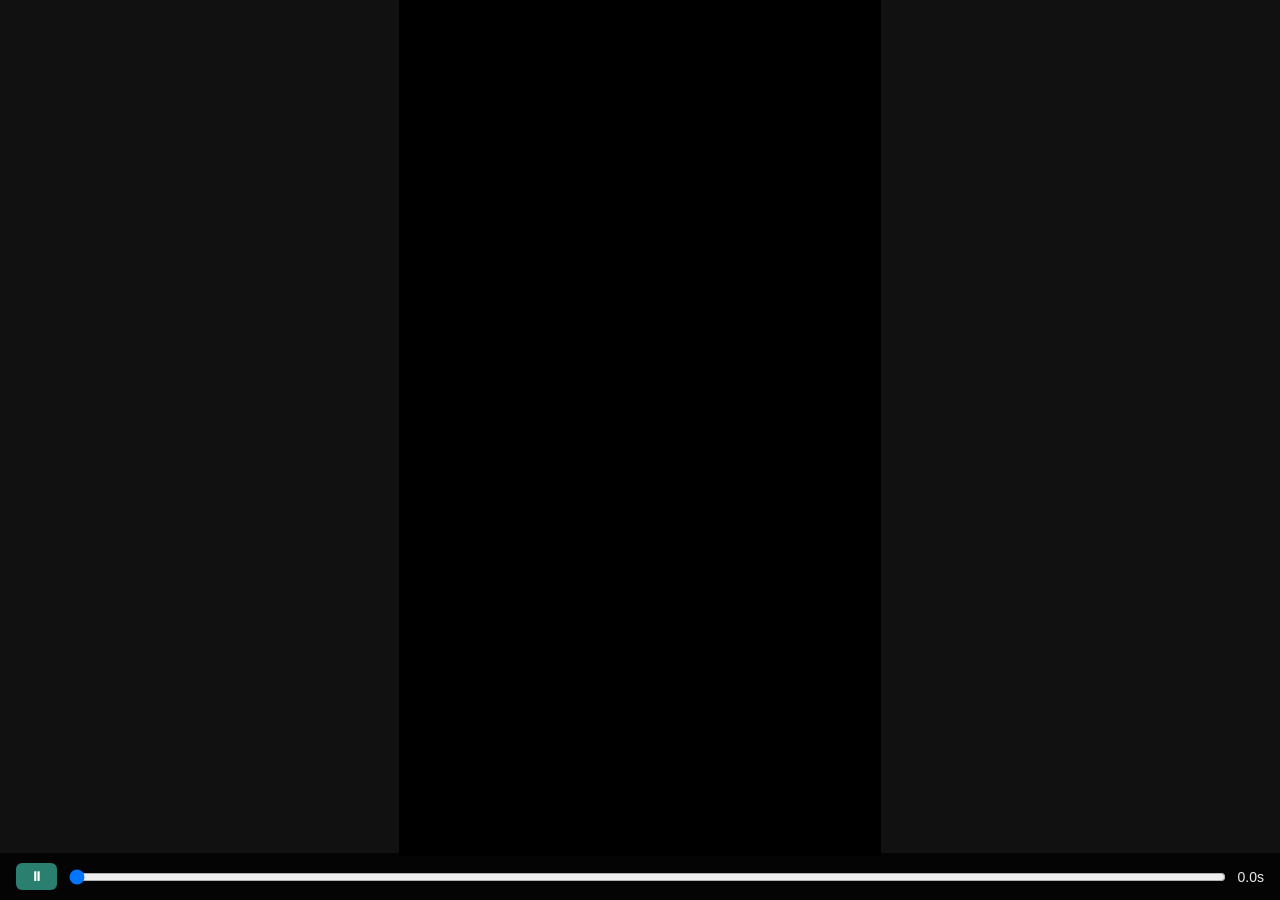
<file: reels-album/album.html>
<!doctype html>
<html lang="ko">
<head>
<meta charset="utf-8">
<meta name="viewport" content="width=device-width, initial-scale=1">
<title>청룡 비하인드 앨범</title>
<link rel="stylesheet" href="fonts/fonts.css">
<style>
  :root { --W: 820px; --H: 1240px; }
  * { box-sizing: border-box; margin: 0; padding: 0; }
  html, body { width: 100%; height: 100%; background: #111; overflow: hidden; }
  body.render { background: #000; }

  /* ── 1080×1920 무대 ─────────────────────────── */
  #stage {
    position: absolute; left: 0; top: 0; width: 1080px; height: 1920px;
    overflow: hidden; transform-origin: 0 0;
    font-family: 'Noto Sans KR', sans-serif;
  }
  #bg { position: absolute; inset: 0; }
  .blob { position: absolute; border-radius: 50%; filter: blur(60px); opacity: .55; }
  .spark { position: absolute; border-radius: 50%; background: #fff; }

  #scene {
    position: absolute; inset: 0;
    perspective: 2600px; perspective-origin: 540px 820px;
  }
  #book {
    position: absolute; left: calc((1080px - var(--W)) / 2); top: 330px;
    width: var(--W); height: var(--H);
    transform-style: preserve-3d; transform-origin: 50% 50%;
  }
  #book > * { position: absolute; transform-style: preserve-3d; }

  .floor { left: -120px; top: -60px; width: calc(var(--W) + 260px); height: calc(var(--H) + 160px);
    background: radial-gradient(ellipse at 50% 55%, rgba(20,40,35,.38), rgba(20,40,35,.18) 45%, rgba(0,0,0,0) 70%); }
  .board { left: 0; top: -14px; width: calc(var(--W) + 18px); height: calc(var(--H) + 28px);
    border-radius: 4px 14px 14px 4px; }
  .edge-r { top: 0; height: var(--H); transform-origin: 0 50%;
    background: repeating-linear-gradient(90deg, #efe6d0 0 2px, #d9cdb0 2px 3px); }
  .edge-t { left: 0; width: var(--W); transform-origin: 50% 0;
    background: repeating-linear-gradient(0deg, #efe6d0 0 2px, #d6caad 2px 3px); }

  .leaf { left: 0; top: 0; width: var(--W); height: var(--H); transform-origin: 0 50%; }
  .face { position: absolute; inset: 0; backface-visibility: hidden; -webkit-backface-visibility: hidden; overflow: hidden; }
  .face.back { transform: rotateY(180deg); }
  .shade { position: absolute; inset: 0; pointer-events: none; opacity: 0; }
  .face.front .shade { background: linear-gradient(90deg, rgba(0,0,0,.55), rgba(0,0,0,.15) 60%, rgba(0,0,0,.05)); }
  .face.back  .shade { background: linear-gradient(270deg, rgba(0,0,0,.45), rgba(0,0,0,.08)); }
  .cast { position: absolute; inset: 0; pointer-events: none; opacity: 0;
    background: linear-gradient(90deg, rgba(0,0,0,.5), rgba(0,0,0,.18) 35%, rgba(0,0,0,0) 75%); }

  /* ── 속지 ─────────────────────────────────── */
  .paper { position: absolute; inset: 0; background: var(--paper);
    border-radius: 0 8px 8px 0; }
  .paper::before { content: ""; position: absolute; inset: 0; opacity: .5; mix-blend-mode: multiply;
    background-image: url("data:image/svg+xml;utf8,<svg xmlns='http://www.w3.org/2000/svg' width='240' height='240'><filter id='n'><feTurbulence type='fractalNoise' baseFrequency='.9' numOctaves='2' stitchTiles='stitch'/><feColorMatrix values='0 0 0 0 .55  0 0 0 0 .48  0 0 0 0 .38  0 0 0 .22 0'/></filter><rect width='100%' height='100%' filter='url(%23n)'/></svg>"); }
  .paper::after { content: ""; position: absolute; left: 0; top: 0; bottom: 0; width: 70px;
    background: linear-gradient(90deg, rgba(0,0,0,.16), rgba(0,0,0,0)); }
  .paper.back-side::after { left: auto; right: 0; background: linear-gradient(270deg, rgba(0,0,0,.16), rgba(0,0,0,0)); }

  .phead { position: absolute; left: 70px; right: 60px; top: 46px; display: flex; justify-content: space-between;
    font: 700 22px 'Noto Sans KR'; letter-spacing: .18em; color: var(--accent); opacity: .7; }
  .phead .dot { display: inline-block; width: 10px; height: 10px; border-radius: 50%; background: var(--accent); margin-right: 10px; vertical-align: middle; }

  .polaroid { position: absolute; left: 50%; top: 110px; width: 700px; padding: 22px 22px 60px;
    background: #fff; box-shadow: 0 14px 30px rgba(60,45,20,.22), 0 2px 4px rgba(0,0,0,.12); }
  .photo { width: 656px; height: 600px; overflow: hidden; background: #ddd; position: relative; }
  .photo img, .photo video { width: 100%; height: 100%; object-fit: cover; display: block; }
  .photo .vtag { position: absolute; right: 14px; top: 14px; font: 700 20px 'Noto Sans KR'; color: #fff;
    background: rgba(0,0,0,.45); padding: 6px 14px; border-radius: 30px; letter-spacing: .1em; }
  .tape { position: absolute; top: -24px; left: 50%; width: 190px; height: 52px; margin-left: -95px;
    background: repeating-linear-gradient(45deg, rgba(255,255,255,.25) 0 10px, rgba(255,255,255,0) 10px 20px), var(--tape);
    opacity: .82; transform: rotate(-3deg); box-shadow: 0 2px 4px rgba(0,0,0,.08); }

  .ptext { position: absolute; left: 80px; right: 70px; top: 880px; }
  .ptitle { font: 400 70px/1.15 'Black Han Sans', 'Noto Sans KR'; color: var(--accent); letter-spacing: -.01em; }
  .prule { height: 6px; width: 120px; margin: 22px 0 22px; border-radius: 3px; background: var(--gold); transform-origin: 0 50%; }
  .pbody { font: 400 46px/1.38 'Gaegu', 'Noto Sans KR'; color: var(--ink); white-space: pre-line; }
  .pno { position: absolute; right: 64px; bottom: 44px; font: 700 26px 'Noto Sans KR'; color: #9b917c; letter-spacing: .12em; }
  .pno b { color: var(--accent); font-weight: 900; }

  .backdeco { position: absolute; inset: 0; opacity: .35;
    background-image: radial-gradient(circle, rgba(42,127,111,.35) 1.6px, transparent 2px); background-size: 34px 34px; }
  .backmark { position: absolute; left: 0; right: 0; top: 50%; text-align: center; transform: translateY(-50%);
    font: 400 64px 'Black Han Sans'; color: var(--accent); opacity: .12; letter-spacing: .1em; }

  /* ── 표지 ─────────────────────────────────── */
  .cover-face { position: absolute; left: 0; top: -14px; width: calc(var(--W) + 18px); height: calc(var(--H) + 28px);
    border-radius: 4px 14px 14px 4px; overflow: hidden; backface-visibility: hidden; -webkit-backface-visibility: hidden;
    background:
      repeating-linear-gradient(0deg, rgba(255,255,255,.035) 0 2px, rgba(0,0,0,.035) 2px 4px),
      repeating-linear-gradient(90deg, rgba(255,255,255,.03) 0 2px, rgba(0,0,0,.03) 2px 4px),
      radial-gradient(ellipse at 30% 25%, rgba(255,255,255,.16), rgba(0,0,0,0) 60%),
      linear-gradient(160deg, var(--cover), var(--coverDark)); }
  .cover-face.back { transform: rotateY(180deg); }
  .spine { position: absolute; left: 0; top: 0; bottom: 0; width: 58px;
    background: linear-gradient(90deg, rgba(0,0,0,.35), rgba(255,255,255,.08) 70%, rgba(0,0,0,.25)); }
  .frame { position: absolute; left: 100px; right: 50px; top: 60px; bottom: 60px; border: 3px solid var(--gold); border-radius: 6px; }
  .frame::after { content: ""; position: absolute; inset: 12px; border: 1.5px solid var(--gold); opacity: .7; border-radius: 3px; }
  .ctext { position: absolute; left: 100px; right: 50px; top: 0; bottom: 0; display: flex; flex-direction: column; align-items: center; text-align: center; color: var(--gold); }
  .ckicker { margin-top: 170px; font: 700 26px 'Noto Sans KR'; letter-spacing: .42em; opacity: .9; }
  .cemblem { margin-top: 70px; width: 260px; height: 260px; }
  .ctitle { margin-top: 60px; font: 400 130px/1.05 'Black Han Sans'; text-shadow: 0 2px 0 rgba(0,0,0,.25), 0 0 30px rgba(233,196,106,.25);
    background: linear-gradient(100deg, var(--gold) 0%, var(--gold) 40%, #fff6d8 50%, var(--gold) 60%, var(--gold) 100%);
    background-size: 300% 100%; -webkit-background-clip: text; background-clip: text; color: transparent; }
  .csub { margin-top: 26px; font: 700 50px 'Noto Sans KR'; letter-spacing: .12em; }
  .corg { position: absolute; bottom: 130px; font: 700 30px 'Noto Sans KR'; letter-spacing: .04em; opacity: .95; }
  .cyear { position: absolute; bottom: 88px; font: 400 26px 'Noto Sans KR'; letter-spacing: .4em; opacity: .75; }
  .endpaper { position: absolute; inset: 0; background-color: #d7ebe2;
    background-image: radial-gradient(circle at 25% 25%, rgba(29,92,87,.22) 9px, transparent 10px),
                      radial-gradient(circle at 75% 75%, rgba(233,196,106,.45) 7px, transparent 8px);
    background-size: 80px 80px; }

  /* ── 마지막 페이지 ─────────────────────────── */
  .outro { position: absolute; inset: 0; display: flex; flex-direction: column; align-items: center; justify-content: center; text-align: center; padding: 0 70px; }
  .otitle { font: 400 128px 'Black Han Sans'; color: var(--accent); letter-spacing: .04em; }
  .obody { margin-top: 40px; font: 400 54px/1.4 'Gaegu'; color: var(--ink); white-space: pre-line; }
  .osign { margin-top: 70px; font: 700 28px 'Noto Sans KR'; color: #8a816d; letter-spacing: .06em; }
  .stamp { margin-top: 70px; width: 210px; height: 210px; border-radius: 50%; border: 6px solid #c4524f; color: #c4524f;
    display: flex; flex-direction: column; align-items: center; justify-content: center; font: 400 44px 'Black Han Sans'; line-height: 1.1; transform: rotate(-12deg); }
  .stamp small { font: 700 18px 'Noto Sans KR'; letter-spacing: .2em; margin-top: 6px; }

  /* ── 상단 라벨 / 페이드 ──────────────────────── */
  #toplabel { position: absolute; top: 150px; left: 0; right: 0; text-align: center; }
  #toplabel span { display: inline-block; padding: 14px 30px; border-radius: 40px; background: rgba(255,255,255,.7);
    font: 700 30px 'Noto Sans KR'; color: #1d5c57; letter-spacing: .02em; box-shadow: 0 4px 14px rgba(0,0,0,.08); }
  #fade { position: absolute; inset: 0; background: #000; pointer-events: none; }

  /* ── 미리보기 컨트롤 (렌더 때는 숨김) ───────────── */
  #ctrl { position: fixed; left: 0; right: 0; bottom: 0; padding: 10px 16px; display: flex; gap: 12px; align-items: center;
    background: rgba(0,0,0,.75); color: #eee; font: 14px sans-serif; z-index: 10; }
  #ctrl button { padding: 6px 14px; border: 0; border-radius: 6px; background: #2a7f6f; color: #fff; font-weight: 700; cursor: pointer; }
  #ctrl input { flex: 1; }
  body.render #ctrl { display: none; }
</style>
</head>
<body>
<div id="stage">
  <div id="bg"></div>
  <div id="scene"><div id="book"></div></div>
  <div id="toplabel"><span></span></div>
  <div id="fade"></div>
</div>
<div id="ctrl"><button id="play">⏸</button><input id="seek" type="range" min="0" max="1000" value="0"><span id="tc">0.0s</span></div>

<script src="content.js"></script>
<script>
(() => {
  const A = window.ALBUM;
  const R = window.RENDER || null;            // render.js 가 주입 (프레임 단위 렌더 모드)
  const isRender = !!R || /[?&]render/.test(location.search);
  if (isRender) document.body.classList.add('render');
  const TH = A.theme, TM = A.timing;
  const stage = document.getElementById('stage');
  for (const [k, v] of Object.entries(TH)) stage.style.setProperty('--' + k, v);

  const W = 820, H = 1240;
  const TAPES = ['#f4a261aa', '#8ecae6cc', '#e9c46acc', '#b5e48ccc', '#f28482aa'];
  const isVideo = s => /\.(mp4|mov|webm|m4v)$/i.test(s);
  const clamp = (x, a = 0, b = 1) => Math.min(b, Math.max(a, x));
  const lerp = (a, b, p) => a + (b - a) * p;
  const eio = p => p < .5 ? 4 * p * p * p : 1 - Math.pow(-2 * p + 2, 3) / 2;
  const eout = p => 1 - Math.pow(1 - p, 3);
  const eback = p => { const c = 1.6; return 1 + (c + 1) * Math.pow(p - 1, 3) + c * Math.pow(p - 1, 2); };
  const pad = (n, l = 2) => String(n).padStart(l, '0');
  const esc = s => String(s ?? '').replace(/[&<>]/g, c => ({ '&': '&amp;', '<': '&lt;', '>': '&gt;' }[c]));
  const el = (tag, cls, html) => { const e = document.createElement(tag); if (cls) e.className = cls; if (html != null) e.innerHTML = html; return e; };

  // ── 배경 ─────────────────────────────────────
  const bg = document.getElementById('bg');
  bg.style.background = `linear-gradient(180deg, ${TH.bgTop}, ${TH.bgBottom})`;
  const blobs = [[160, 300, 520, '#9fd8c3'], [900, 520, 460, '#f6d58e'], [220, 1500, 560, '#f3b7a4'], [880, 1650, 480, '#a7c7e7']]
    .map(([x, y, s, c]) => { const b = el('div', 'blob'); Object.assign(b.style, { width: s + 'px', height: s + 'px', background: c }); bg.appendChild(b); return { b, x, y, s }; });
  let seed = 7; const rnd = () => (seed = (seed * 16807) % 2147483647) / 2147483647;
  const sparks = Array.from({ length: 26 }, () => { const s = el('div', 'spark'); bg.appendChild(s);
    return { s, x: rnd() * 1080, y: rnd() * 1920, r: 4 + rnd() * 9, sp: 30 + rnd() * 60, ph: rnd() * 6.28, o: .25 + rnd() * .45 }; });

  document.querySelector('#toplabel span').textContent = A.topLabel || '';
  if (!A.topLabel) document.getElementById('toplabel').style.display = 'none';

  // ── 책 만들기 ─────────────────────────────────
  const book = document.getElementById('book');
  const pages = A.pages.map((p, i) => ({ ...p, page: p.page ?? i + 1, video: isVideo(p.media) }));
  const L = pages.length + 2;                     // 표지 + 페이지들 + 마지막장
  const K = 1.6;                                  // 장 사이 두께(px)
  const T = L * K + 6;                            // 책 두께
  const zOf = i => (L - i) * K + 4;

  const floor = el('div', 'floor'); floor.style.transform = 'translateZ(-30px)'; book.appendChild(floor);
  const board = el('div', 'board cover-face'); board.style.transform = 'translateZ(0px)'; book.appendChild(board);
  const er = el('div', 'edge-r'); Object.assign(er.style, { left: W + 'px', width: T + 'px', transform: `translateZ(${zOf(1)}px) rotateY(90deg)` }); book.appendChild(er);
  const et = el('div', 'edge-t'); Object.assign(et.style, { top: '0px', height: T + 'px', transform: `translateZ(${zOf(1) - T}px) rotateX(90deg)` }); book.appendChild(et);

  const emblem = `<svg class="cemblem" viewBox="0 0 200 200" fill="none" stroke="currentColor" stroke-width="5" stroke-linecap="round" stroke-linejoin="round">
    <circle cx="100" cy="100" r="92" stroke-width="3"/><circle cx="100" cy="100" r="80" stroke-width="1.5" opacity=".7"/>
    <path d="M52 128c18-6 26-26 44-26s20 18 38 14 14-26 2-34"/><path d="M136 82c8-10 22-8 24 2"/><circle cx="148" cy="80" r="2.5" fill="currentColor"/>
    <path d="M70 70c4-14 18-22 30-20-4 12-16 22-30 20z" fill="currentColor" opacity=".9"/><path d="M100 50c0 10-6 18-14 20"/>
    <path d="M60 148c26 10 54 10 80 0" opacity=".8"/><path d="M74 160c18 6 34 6 52 0" opacity=".6"/></svg>`;

  const leaves = [];
  function addLeaf(frontHTML, backHTML, isCover) {
    const leaf = el('div', 'leaf');
    const f = el('div', isCover ? 'cover-face front' : 'face front', frontHTML);
    const b = el('div', isCover ? 'cover-face back' : 'face back', backHTML);
    const fs = el('div', 'shade'), bs = el('div', 'shade'), cast = el('div', 'cast');
    if (isCover) { fs.style.background = 'linear-gradient(90deg, rgba(0,0,0,.5), rgba(0,0,0,.1))'; bs.style.background = 'linear-gradient(270deg, rgba(0,0,0,.45), rgba(0,0,0,.08))'; }
    f.appendChild(cast); f.appendChild(fs); b.appendChild(bs);
    leaf.append(f, b); book.appendChild(leaf);
    const o = { leaf, f, b, fs, bs, cast, i: leaves.length };
    leaves.push(o); return o;
  }
  const C = A.cover;
  addLeaf(`<div class="spine"></div><div class="frame"></div><div class="ctext">
      <div class="ckicker">${esc(C.kicker)}</div>${emblem}
      <div class="ctitle">${esc(C.title)}</div><div class="csub">${esc(C.subtitle)}</div>
      <div class="corg">${esc(C.org)}</div><div class="cyear">${esc(C.year)}</div></div>`,
    `<div class="endpaper"></div>`, true);

  const backHTML = `<div class="paper back-side"><div class="backdeco"></div><div class="backmark">${esc(C.title)}</div></div>`;
  pages.forEach((p, i) => {
    const rot = [-2.2, 1.8, -1.2, 2.4, -1.8][i % 5];
    const media = p.video
      ? (isRender ? `<img alt="">` : `<video muted playsinline preload="auto" src="${esc(p.media)}"></video>`) + `<div class="vtag">▶ VIDEO</div>`
      : `<img alt="" src="${esc(p.media)}">`;
    const o = addLeaf(`<div class="paper">
        <div class="phead"><span><i class="dot"></i>BEHIND ALBUM</span><span>${esc(C.title)}</span></div>
        <div class="polaroid" style="--r:${rot}deg"><div class="tape" style="--tape:${TAPES[i % TAPES.length]}"></div><div class="photo">${media}</div></div>
        <div class="ptext"><div class="ptitle">${esc(p.title)}</div><div class="prule"></div><div class="pbody">${esc(p.body)}</div></div>
        <div class="pno">PAGE <b>${pad(p.page)}</b></div></div>`, backHTML);
    o.page = p; o.rot = rot;
    o.pol = o.f.querySelector('.polaroid'); o.ttl = o.f.querySelector('.ptitle'); o.rule = o.f.querySelector('.prule');
    o.body = o.f.querySelector('.pbody'); o.pno = o.f.querySelector('.pno'); o.tape = o.f.querySelector('.tape');
    o.media = o.f.querySelector('.photo img, .photo video');
    if (p.fit) o.media.style.objectFit = p.fit;
  });
  const O = A.outro || {};
  const out = addLeaf(`<div class="paper"><div class="outro">
      <div class="otitle">${esc(O.title)}</div><div class="obody">${esc(O.body)}</div>
      <div class="stamp">청룡<small>${esc(C.year)}</small></div><div class="osign">${esc(O.sign)}</div></div></div>`, backHTML);
  out.items = [...out.f.querySelectorAll('.otitle, .obody, .stamp, .osign')];

  // ── 타임라인 ─────────────────────────────────
  let TL, DURATION;
  function buildTimeline() {
    TL = []; let t = TM.intro + TM.coverHold;
    TL.push({ flip: t });                                     // leaf 0 = 표지
    t += TM.flip;
    leaves.forEach((o, i) => {
      if (i === 0) return;
      o.active = t;
      if (o.page) {
        const p = o.page;
        let hold = p.duration ?? (p.video ? Math.min(TM.videoMax, (o.vdur || TM.pageHold) - (p.start || 0)) : TM.pageHold);
        o.hold = hold;
        TL.push({ flip: t + hold }); t += hold + TM.flip;
      } else { o.hold = TM.outroHold; t += TM.outroHold; }
    });
    DURATION = t + 0.4;
    window.ALBUM_DURATION = DURATION;
  }

  // ── 프레임 그리기 ────────────────────────────
  const pending = [];
  function renderAt(t) {
    pending.length = 0;
    // 배경
    blobs.forEach((o, i) => { o.b.style.transform = `translate(${o.x - o.s / 2 + Math.sin(t * .4 + i) * 40}px, ${o.y - o.s / 2 + Math.cos(t * .33 + i * 2) * 50}px)`; });
    sparks.forEach(o => { const y = ((o.y - t * o.sp) % 2000 + 2000) % 2000 - 40;
      Object.assign(o.s.style, { width: o.r + 'px', height: o.r + 'px', opacity: o.o * (.6 + .4 * Math.sin(t * 2 + o.ph)),
        transform: `translate(${o.x + Math.sin(t * .8 + o.ph) * 24}px, ${y}px)` }); });

    // 카메라 / 책 등장
    const ip = eout(clamp(t / TM.intro));
    const open = eio(clamp((t - TL[0].flip) / TM.flip));
    const rx = 16 + Math.sin(t * .5) * 1.4 + (1 - ip) * 38;
    const ry = -10 + Math.sin(t * .37) * 2.2 + (1 - ip) * 34 + open * 4;
    const rz = (1 - ip) * -22;
    const tx = open * 70, ty = (1 - ip) * 1500 + Math.sin(t * .6) * 6 - open * 10;
    const tz = (1 - ip) * -500 - 120 + open * 30;
    book.style.transform = `translate3d(${tx}px, ${ty}px, ${tz}px) rotateX(${rx}deg) rotateY(${ry}deg) rotateZ(${rz}deg)`;

    // 표지 금박 반짝
    const ct = book.querySelector('.ctitle');
    ct.style.backgroundPosition = `${lerp(110, -10, clamp((t - TM.intro + .3) / 1.1))}% 0`;

    // 장 넘기기
    leaves.forEach((o, i) => {
      const fl = TL[i] ? clamp((t - TL[i].flip) / TM.flip) : 0;
      const e = eio(fl);
      const lift = Math.sin(fl * Math.PI) * 60;
      o.leaf.style.transform = `rotateY(${-180 * e}deg) translateZ(${zOf(i) + lift}px)`;
      o.fs.style.opacity = e * .9;
      o.bs.style.opacity = (1 - e) * .9;
      // 다음 장에 드리우는 그림자
      const prev = TL[i - 1] ? clamp((t - TL[i - 1].flip) / TM.flip) : 1;
      o.cast.style.opacity = prev > 0 && prev < 1 ? Math.sin(prev * Math.PI) * .8 * (1 - prev * .5) : 0;
    });

    // 페이지 내용 등장 애니메이션
    leaves.forEach((o, i) => {
      if (i === 0) return;
      const rs = TL[i - 1].flip + TM.flip * .45;     // 앞장이 넘어가는 도중부터 등장
      const k = x => clamp((t - rs - x) / .55);
      if (o.page) {
        const a = eback(k(0)), b = eout(k(.25)), r = eout(k(.45)), c = eout(k(.55)), d = eout(k(.75));
        o.pol.style.transform = `translateX(-50%) translateY(${(1 - a) * 60}px) rotate(${o.rot + (1 - a) * 8}deg) scale(${.9 + .1 * a})`;
        o.pol.style.opacity = clamp(k(0) * 2.5);
        o.tape.style.transform = `rotate(-3deg) scaleX(${eout(k(.3))})`;
        o.ttl.style.transform = `translateY(${(1 - b) * 40}px)`; o.ttl.style.opacity = b;
        o.rule.style.transform = `scaleX(${r})`;
        o.body.style.transform = `translateY(${(1 - c) * 30}px)`; o.body.style.opacity = c; o.body.style.filter = `blur(${(1 - c) * 6}px)`;
        o.pno.style.opacity = d;
        syncVideo(o, t);
      } else {
        o.items.forEach((it, j) => { const q = eout(k(j * .25)); it.style.opacity = q;
          it.style.transform = (it.classList.contains('stamp') ? `rotate(-12deg) scale(${1.6 - .6 * eback(k(j * .25))})` : `translateY(${(1 - q) * 40}px)`); });
      }
    });

    document.getElementById('toplabel').style.opacity = clamp((t - .4) / .6);
    document.getElementById('fade').style.opacity = Math.max(1 - t / .35, clamp((t - (DURATION - .5)) / .5));
    return pending.length ? Promise.all(pending) : null;
  }

  // ── 영상 처리 ────────────────────────────────
  function syncVideo(o, t) {
    if (!o.page.video) return;
    const p = o.page, start = p.start || 0;
    const lt = clamp(t - o.active, 0, o.hold + TM.flip);
    if (R) {                                         // 렌더 모드: 미리 뽑은 프레임 이미지 사용
      const v = R.videos[p.media];
      const idx = Math.min(v.count - 1, Math.floor(lt * v.fps));
      const src = `${v.dir}/${pad(idx + 1, 5)}.jpg`;
      if (o.media.dataset.src !== src) { o.media.dataset.src = src; o.media.src = src; pending.push(o.media.decode().catch(() => {})); }
    } else {                                         // 미리보기: 실제 video 재생
      const v = o.media, want = start + lt;
      const live = t >= o.active && t < o.active + o.hold + TM.flip && playing;
      if (Math.abs(v.currentTime - want) > .3) v.currentTime = want;
      if (live && v.paused) v.play().catch(() => {});
      if (!live && !v.paused) v.pause();
    }
  }

  // ── 준비 ─────────────────────────────────────
  async function ready() {
    const texts = [A.topLabel, ...Object.values(C), ...pages.flatMap(p => [p.title, p.body]), O.title, O.body, O.sign, 'BEHIND ALBUM PAGE 0123456789 청룡 ▶ VIDEO'].join(' ');
    await Promise.all(['400 40px "Noto Sans KR"', '700 40px "Noto Sans KR"', '900 40px "Noto Sans KR"', '400 40px "Black Han Sans"', '400 40px "Gaegu"']
      .map(f => document.fonts.load(f, texts).catch(() => {})));
    await document.fonts.ready;
    await Promise.all(leaves.filter(o => o.page).map(o => {
      if (o.page.video) {
        if (R) { o.vdur = R.videos[o.page.media].duration; return; }
        return new Promise(res => { const v = o.media; if (v.readyState >= 1) { o.vdur = v.duration; res(); }
          v.addEventListener('loadedmetadata', () => { o.vdur = v.duration; res(); }, { once: true }); v.addEventListener('error', res, { once: true }); });
      }
      return o.media.decode().catch(() => {});
    }));
    buildTimeline();
  }
  window.renderAt = renderAt;

  // ── 미리보기 재생 ─────────────────────────────
  let playing = !isRender, t0 = 0, base = 0;
  function fit() { if (isRender) return; const s = Math.min(innerWidth / 1080, (innerHeight - 44) / 1920);
    stage.style.transform = `translate(${(innerWidth - 1080 * s) / 2}px, 0) scale(${s})`; }
  window.addEventListener('resize', fit); fit();

  window.albumReady = ready().then(() => {
    if (isRender) { renderAt(0); return DURATION; }
    const seek = document.getElementById('seek'), tc = document.getElementById('tc'), btn = document.getElementById('play');
    let cur = 0;
    const loop = now => {
      if (playing) { cur = base + (now - t0) / 1000; if (cur > DURATION) { base = 0; t0 = now; cur = 0; } }
      renderAt(cur); seek.value = cur / DURATION * 1000; tc.textContent = cur.toFixed(1) + 's / ' + DURATION.toFixed(1) + 's';
      requestAnimationFrame(loop);
    };
    btn.onclick = () => { playing = !playing; btn.textContent = playing ? '⏸' : '▶'; base = cur; t0 = performance.now(); };
    seek.oninput = () => { cur = base = seek.value / 1000 * DURATION; t0 = performance.now(); };
    t0 = performance.now(); requestAnimationFrame(loop);
    return DURATION;
  });
})();
</script>
</body>
</html>
</file>
<file: reels-album/fonts/fonts.css>
/* noto-sans-kr-[0]-400-normal */
@font-face {
  font-family: 'Noto Sans KR';
  font-style: normal;
  font-display: swap;
  font-weight: 400;
  src: url(./files/noto-sans-kr-0-400-normal.woff2) format('woff2');
  unicode-range: U+f9ca-fa0b,U+ff03-ff05,U+ff07,U+ff0a-ff0b,U+ff0d-ff19,U+ff1b,U+ff1d,U+ff20-ff5b,U+ff5d,U+ffe0-ffe3,U+ffe5-ffe6;
}

/* noto-sans-kr-[1]-400-normal */
@font-face {
  font-family: 'Noto Sans KR';
  font-style: normal;
  font-display: swap;
  font-weight: 400;
  src: url(./files/noto-sans-kr-1-400-normal.woff2) format('woff2');
  unicode-range: U+f92f-f980,U+f982-f9c9;
}

/* noto-sans-kr-[2]-400-normal */
@font-face {
  font-family: 'Noto Sans KR';
  font-style: normal;
  font-display: swap;
  font-weight: 400;
  src: url(./files/noto-sans-kr-2-400-normal.woff2) format('woff2');
  unicode-range: U+d723-d728,U+d72a-d733,U+d735-d748,U+d74a-d74f,U+d752-d753,U+d755-d757,U+d75a-d75f,U+d762-d764,U+d766-d768,U+d76a-d76b,U+d76d-d76f,U+d771-d787,U+d789-d78b,U+d78d-d78f,U+d791-d797,U+d79a,U+d79c,U+d79e-d7a3,U+f900-f909,U+f90b-f92e;
}

/* noto-sans-kr-[3]-400-normal */
@font-face {
  font-family: 'Noto Sans KR';
  font-style: normal;
  font-display: swap;
  font-weight: 400;
  src: url(./files/noto-sans-kr-3-400-normal.woff2) format('woff2');
  unicode-range: U+d679-d68b,U+d68e-d69e,U+d6a0,U+d6a2-d6a7,U+d6a9-d6c3,U+d6c6-d6c7,U+d6c9-d6cb,U+d6cd-d6d3,U+d6d5-d6d6,U+d6d8-d6e3,U+d6e5-d6e7,U+d6e9-d6fb,U+d6fd-d717,U+d719-d71f,U+d721-d722;
}

/* noto-sans-kr-[4]-400-normal */
@font-face {
  font-family: 'Noto Sans KR';
  font-style: normal;
  font-display: swap;
  font-weight: 400;
  src: url(./files/noto-sans-kr-4-400-normal.woff2) format('woff2');
  unicode-range: U+d5bc-d5c7,U+d5ca-d5cb,U+d5cd-d5cf,U+d5d1-d5d7,U+d5d9-d5da,U+d5dc,U+d5de-d5e3,U+d5e6-d5e7,U+d5e9-d5eb,U+d5ed-d5f6,U+d5f8,U+d5fa-d5ff,U+d602-d603,U+d605-d607,U+d609-d60f,U+d612-d613,U+d616-d61b,U+d61d-d637,U+d63a-d63b,U+d63d-d63f,U+d641-d647,U+d64a-d64c,U+d64e-d653,U+d656-d657,U+d659-d65b,U+d65d-d666,U+d668,U+d66a-d678;
}

/* noto-sans-kr-[5]-400-normal */
@font-face {
  font-family: 'Noto Sans KR';
  font-style: normal;
  font-display: swap;
  font-weight: 400;
  src: url(./files/noto-sans-kr-5-400-normal.woff2) format('woff2');
  unicode-range: U+d507,U+d509-d50b,U+d50d-d513,U+d515-d53b,U+d53e-d53f,U+d541-d543,U+d545-d54c,U+d54e,U+d550,U+d552-d557,U+d55a-d55b,U+d55d-d55f,U+d561-d564,U+d566-d567,U+d56a,U+d56c,U+d56e-d573,U+d576-d577,U+d579-d583,U+d585-d586,U+d58a-d5a4,U+d5a6-d5bb;
}

/* noto-sans-kr-[6]-400-normal */
@font-face {
  font-family: 'Noto Sans KR';
  font-style: normal;
  font-display: swap;
  font-weight: 400;
  src: url(./files/noto-sans-kr-6-400-normal.woff2) format('woff2');
  unicode-range: U+d464-d477,U+d47a-d47b,U+d47d-d47f,U+d481-d487,U+d489-d48a,U+d48c,U+d48e-d4e7,U+d4e9-d503,U+d505-d506;
}

/* noto-sans-kr-[7]-400-normal */
@font-face {
  font-family: 'Noto Sans KR';
  font-style: normal;
  font-display: swap;
  font-weight: 400;
  src: url(./files/noto-sans-kr-7-400-normal.woff2) format('woff2');
  unicode-range: U+d3bf-d3c7,U+d3ca-d3cf,U+d3d1-d3eb,U+d3ee-d3ef,U+d3f1-d3f3,U+d3f5-d3fb,U+d3fd-d400,U+d402-d45b,U+d45d-d463;
}

/* noto-sans-kr-[8]-400-normal */
@font-face {
  font-family: 'Noto Sans KR';
  font-style: normal;
  font-display: swap;
  font-weight: 400;
  src: url(./files/noto-sans-kr-8-400-normal.woff2) format('woff2');
  unicode-range: U+d2ff,U+d302-d304,U+d306-d30b,U+d30f,U+d311-d313,U+d315-d31b,U+d31e,U+d322-d324,U+d326-d327,U+d32a-d32b,U+d32d-d32f,U+d331-d337,U+d339-d33c,U+d33e-d37b,U+d37e-d37f,U+d381-d383,U+d385-d38b,U+d38e-d390,U+d392-d397,U+d39a-d39b,U+d39d-d39f,U+d3a1-d3a7,U+d3a9-d3aa,U+d3ac,U+d3ae-d3b3,U+d3b5-d3b7,U+d3b9-d3bb,U+d3bd-d3be;
}

/* noto-sans-kr-[9]-400-normal */
@font-face {
  font-family: 'Noto Sans KR';
  font-style: normal;
  font-display: swap;
  font-weight: 400;
  src: url(./files/noto-sans-kr-9-400-normal.woff2) format('woff2');
  unicode-range: U+d257-d27f,U+d281-d29b,U+d29d-d29f,U+d2a1-d2ab,U+d2ad-d2b7,U+d2ba-d2bb,U+d2bd-d2bf,U+d2c1-d2c7,U+d2c9-d2ef,U+d2f2-d2f3,U+d2f5-d2f7,U+d2f9-d2fe;
}

/* noto-sans-kr-[10]-400-normal */
@font-face {
  font-family: 'Noto Sans KR';
  font-style: normal;
  font-display: swap;
  font-weight: 400;
  src: url(./files/noto-sans-kr-10-400-normal.woff2) format('woff2');
  unicode-range: U+d1b4,U+d1b6-d1f3,U+d1f5-d22b,U+d22e-d22f,U+d231-d233,U+d235-d23b,U+d23d-d240,U+d242-d256;
}

/* noto-sans-kr-[11]-400-normal */
@font-face {
  font-family: 'Noto Sans KR';
  font-style: normal;
  font-display: swap;
  font-weight: 400;
  src: url(./files/noto-sans-kr-11-400-normal.woff2) format('woff2');
  unicode-range: U+d105-d12f,U+d132-d133,U+d135-d137,U+d139-d13f,U+d141-d142,U+d144,U+d146-d14b,U+d14e-d14f,U+d151-d153,U+d155-d15b,U+d15e-d187,U+d189-d19f,U+d1a2-d1a3,U+d1a5-d1a7,U+d1a9-d1af,U+d1b2-d1b3;
}

/* noto-sans-kr-[12]-400-normal */
@font-face {
  font-family: 'Noto Sans KR';
  font-style: normal;
  font-display: swap;
  font-weight: 400;
  src: url(./files/noto-sans-kr-12-400-normal.woff2) format('woff2');
  unicode-range: U+d04b-d04f,U+d051-d057,U+d059-d06b,U+d06d-d06f,U+d071-d073,U+d075-d07b,U+d07e-d0a3,U+d0a6-d0a7,U+d0a9-d0ab,U+d0ad-d0b3,U+d0b6,U+d0b8,U+d0ba-d0bf,U+d0c2-d0c3,U+d0c5-d0c7,U+d0c9-d0cf,U+d0d2,U+d0d6-d0db,U+d0de-d0df,U+d0e1-d0e3,U+d0e5-d0eb,U+d0ee-d0f0,U+d0f2-d104;
}

/* noto-sans-kr-[13]-400-normal */
@font-face {
  font-family: 'Noto Sans KR';
  font-style: normal;
  font-display: swap;
  font-weight: 400;
  src: url(./files/noto-sans-kr-13-400-normal.woff2) format('woff2');
  unicode-range: U+cfa2-cfc3,U+cfc5-cfdf,U+cfe2-cfe3,U+cfe5-cfe7,U+cfe9-cff4,U+cff6-cffb,U+cffd-cfff,U+d001-d003,U+d005-d017,U+d019-d033,U+d036-d037,U+d039-d03b,U+d03d-d04a;
}

/* noto-sans-kr-[14]-400-normal */
@font-face {
  font-family: 'Noto Sans KR';
  font-style: normal;
  font-display: swap;
  font-weight: 400;
  src: url(./files/noto-sans-kr-14-400-normal.woff2) format('woff2');
  unicode-range: U+cef0-cef3,U+cef6,U+cef9-ceff,U+cf01-cf03,U+cf05-cf07,U+cf09-cf0f,U+cf11-cf12,U+cf14-cf1b,U+cf1d-cf1f,U+cf21-cf2f,U+cf31-cf53,U+cf56-cf57,U+cf59-cf5b,U+cf5d-cf63,U+cf66,U+cf68,U+cf6a-cf6f,U+cf71-cf84,U+cf86-cf8b,U+cf8d-cfa1;
}

/* noto-sans-kr-[15]-400-normal */
@font-face {
  font-family: 'Noto Sans KR';
  font-style: normal;
  font-display: swap;
  font-weight: 400;
  src: url(./files/noto-sans-kr-15-400-normal.woff2) format('woff2');
  unicode-range: U+ce3c-ce57,U+ce5a-ce5b,U+ce5d-ce5f,U+ce61-ce67,U+ce6a,U+ce6c,U+ce6e-ce73,U+ce76-ce77,U+ce79-ce7b,U+ce7d-ce83,U+ce85-ce88,U+ce8a-ce8f,U+ce91-ce93,U+ce95-ce97,U+ce99-ce9f,U+cea2,U+cea4-ceab,U+cead-cee3,U+cee6-cee7,U+cee9-ceeb,U+ceed-ceef;
}

/* noto-sans-kr-[16]-400-normal */
@font-face {
  font-family: 'Noto Sans KR';
  font-style: normal;
  font-display: swap;
  font-weight: 400;
  src: url(./files/noto-sans-kr-16-400-normal.woff2) format('woff2');
  unicode-range: U+cd92-cd93,U+cd96-cd97,U+cd99-cd9b,U+cd9d-cda3,U+cda6-cda8,U+cdaa-cdaf,U+cdb1-cdc3,U+cdc5-cdcb,U+cdcd-cde7,U+cde9-ce03,U+ce05-ce1f,U+ce22-ce34,U+ce36-ce3b;
}

/* noto-sans-kr-[17]-400-normal */
@font-face {
  font-family: 'Noto Sans KR';
  font-style: normal;
  font-display: swap;
  font-weight: 400;
  src: url(./files/noto-sans-kr-17-400-normal.woff2) format('woff2');
  unicode-range: U+ccef-cd07,U+cd0a-cd0b,U+cd0d-cd1a,U+cd1c,U+cd1e-cd2b,U+cd2d-cd5b,U+cd5d-cd77,U+cd79-cd91;
}

/* noto-sans-kr-[18]-400-normal */
@font-face {
  font-family: 'Noto Sans KR';
  font-style: normal;
  font-display: swap;
  font-weight: 400;
  src: url(./files/noto-sans-kr-18-400-normal.woff2) format('woff2');
  unicode-range: U+cc3f-cc43,U+cc46-cc47,U+cc49-cc4b,U+cc4d-cc53,U+cc55-cc58,U+cc5a-cc5f,U+cc61-cc97,U+cc9a-cc9b,U+cc9d-cc9f,U+cca1-cca7,U+ccaa,U+ccac,U+ccae-ccb3,U+ccb6-ccb7,U+ccb9-ccbb,U+ccbd-cccf,U+ccd1-cce3,U+cce5-ccee;
}

/* noto-sans-kr-[19]-400-normal */
@font-face {
  font-family: 'Noto Sans KR';
  font-style: normal;
  font-display: swap;
  font-weight: 400;
  src: url(./files/noto-sans-kr-19-400-normal.woff2) format('woff2');
  unicode-range: U+cb91-cbd3,U+cbd5-cbe3,U+cbe5-cc0b,U+cc0e-cc0f,U+cc11-cc13,U+cc15-cc1b,U+cc1d-cc20,U+cc23-cc27,U+cc2a-cc2b,U+cc2d,U+cc2f,U+cc31-cc37,U+cc3a,U+cc3c;
}

/* noto-sans-kr-[20]-400-normal */
@font-face {
  font-family: 'Noto Sans KR';
  font-style: normal;
  font-display: swap;
  font-weight: 400;
  src: url(./files/noto-sans-kr-20-400-normal.woff2) format('woff2');
  unicode-range: U+caf4-cb47,U+cb4a-cb90;
}

/* noto-sans-kr-[21]-400-normal */
@font-face {
  font-family: 'Noto Sans KR';
  font-style: normal;
  font-display: swap;
  font-weight: 400;
  src: url(./files/noto-sans-kr-21-400-normal.woff2) format('woff2');
  unicode-range: U+ca4a-ca4b,U+ca4e-ca4f,U+ca51-ca53,U+ca55-ca5b,U+ca5d-ca60,U+ca62-ca83,U+ca85-cabb,U+cabe-cabf,U+cac1-cac3,U+cac5-cacb,U+cacd-cad0,U+cad2,U+cad4-cad8,U+cada-caf3;
}

/* noto-sans-kr-[22]-400-normal */
@font-face {
  font-family: 'Noto Sans KR';
  font-style: normal;
  font-display: swap;
  font-weight: 400;
  src: url(./files/noto-sans-kr-22-400-normal.woff2) format('woff2');
  unicode-range: U+c996-c997,U+c99a-c99c,U+c99e-c9bf,U+c9c2-c9c3,U+c9c5-c9c7,U+c9c9-c9cf,U+c9d2,U+c9d4,U+c9d7-c9d8,U+c9db,U+c9de-c9df,U+c9e1-c9e3,U+c9e5-c9e6,U+c9e8-c9eb,U+c9ee-c9f0,U+c9f2-c9f7,U+c9f9-ca0b,U+ca0d-ca28,U+ca2a-ca49;
}

/* noto-sans-kr-[23]-400-normal */
@font-face {
  font-family: 'Noto Sans KR';
  font-style: normal;
  font-display: swap;
  font-weight: 400;
  src: url(./files/noto-sans-kr-23-400-normal.woff2) format('woff2');
  unicode-range: U+c8e9-c8f4,U+c8f6-c8fb,U+c8fe-c8ff,U+c901-c903,U+c905-c90b,U+c90e-c910,U+c912-c917,U+c919-c92b,U+c92d-c94f,U+c951-c953,U+c955-c96b,U+c96d-c973,U+c975-c987,U+c98a-c98b,U+c98d-c98f,U+c991-c995;
}

/* noto-sans-kr-[24]-400-normal */
@font-face {
  font-family: 'Noto Sans KR';
  font-style: normal;
  font-display: swap;
  font-weight: 400;
  src: url(./files/noto-sans-kr-24-400-normal.woff2) format('woff2');
  unicode-range: U+c841-c84b,U+c84d-c86f,U+c872-c873,U+c875-c877,U+c879-c87f,U+c882-c884,U+c887-c88a,U+c88d-c8c3,U+c8c5-c8df,U+c8e1-c8e8;
}

/* noto-sans-kr-[25]-400-normal */
@font-face {
  font-family: 'Noto Sans KR';
  font-style: normal;
  font-display: swap;
  font-weight: 400;
  src: url(./files/noto-sans-kr-25-400-normal.woff2) format('woff2');
  unicode-range: U+c779-c77b,U+c77e-c782,U+c786,U+c78b,U+c78d,U+c78f,U+c792-c793,U+c795,U+c797,U+c799-c79f,U+c7a2,U+c7a7-c7ab,U+c7ae-c7bb,U+c7bd-c7c0,U+c7c2-c7c7,U+c7c9-c7dc,U+c7de-c7ff,U+c802-c803,U+c805-c807,U+c809,U+c80b-c80f,U+c812,U+c814,U+c817-c81b,U+c81e-c81f,U+c821-c823,U+c825-c82e,U+c830-c837,U+c839-c83b,U+c83d-c840;
}

/* noto-sans-kr-[26]-400-normal */
@font-face {
  font-family: 'Noto Sans KR';
  font-style: normal;
  font-display: swap;
  font-weight: 400;
  src: url(./files/noto-sans-kr-26-400-normal.woff2) format('woff2');
  unicode-range: U+c6bb-c6bf,U+c6c2,U+c6c4,U+c6c6-c6cb,U+c6ce-c6cf,U+c6d1-c6d3,U+c6d5-c6db,U+c6dd-c6df,U+c6e1-c6e7,U+c6e9-c6eb,U+c6ed-c6ef,U+c6f1-c6f8,U+c6fa-c703,U+c705-c707,U+c709-c70b,U+c70d-c716,U+c718,U+c71a-c71f,U+c722-c723,U+c725-c727,U+c729-c734,U+c736-c73b,U+c73e-c73f,U+c741-c743,U+c745-c74b,U+c74e-c750,U+c752-c757,U+c759-c773,U+c776-c777;
}

/* noto-sans-kr-[27]-400-normal */
@font-face {
  font-family: 'Noto Sans KR';
  font-style: normal;
  font-display: swap;
  font-weight: 400;
  src: url(./files/noto-sans-kr-27-400-normal.woff2) format('woff2');
  unicode-range: U+c5f5-c5fb,U+c5fe,U+c602-c605,U+c607,U+c609-c60f,U+c611-c61a,U+c61c-c623,U+c626-c627,U+c629-c62b,U+c62d,U+c62f-c632,U+c636,U+c638,U+c63a-c63f,U+c642-c643,U+c645-c647,U+c649-c652,U+c656-c65b,U+c65d-c65f,U+c661-c663,U+c665-c677,U+c679-c67b,U+c67d-c693,U+c696-c697,U+c699-c69b,U+c69d-c6a3,U+c6a6,U+c6a8,U+c6aa-c6af,U+c6b2-c6b3,U+c6b5-c6b7,U+c6b9-c6ba;
}

/* noto-sans-kr-[28]-400-normal */
@font-face {
  font-family: 'Noto Sans KR';
  font-style: normal;
  font-display: swap;
  font-weight: 400;
  src: url(./files/noto-sans-kr-28-400-normal.woff2) format('woff2');
  unicode-range: U+c517-c527,U+c52a-c52b,U+c52d-c52f,U+c531-c538,U+c53a,U+c53c,U+c53e-c543,U+c546-c547,U+c54b,U+c54d-c552,U+c556,U+c55a-c55b,U+c55d,U+c55f,U+c562-c563,U+c565-c567,U+c569-c56f,U+c572,U+c574,U+c576-c57b,U+c57e-c57f,U+c581-c583,U+c585-c586,U+c588-c58b,U+c58e,U+c590,U+c592-c596,U+c599-c5b3,U+c5b6-c5b7,U+c5ba,U+c5be-c5c3,U+c5ca-c5cb,U+c5cd,U+c5cf,U+c5d2-c5d3,U+c5d5-c5d7,U+c5d9-c5df,U+c5e1-c5e2,U+c5e4,U+c5e6-c5eb,U+c5ef,U+c5f1-c5f3;
}

/* noto-sans-kr-[29]-400-normal */
@font-face {
  font-family: 'Noto Sans KR';
  font-style: normal;
  font-display: swap;
  font-weight: 400;
  src: url(./files/noto-sans-kr-29-400-normal.woff2) format('woff2');
  unicode-range: U+c475-c4ef,U+c4f2-c4f3,U+c4f5-c4f7,U+c4f9-c4ff,U+c502-c50b,U+c50d-c516;
}

/* noto-sans-kr-[30]-400-normal */
@font-face {
  font-family: 'Noto Sans KR';
  font-style: normal;
  font-display: swap;
  font-weight: 400;
  src: url(./files/noto-sans-kr-30-400-normal.woff2) format('woff2');
  unicode-range: U+c3d0-c3d7,U+c3da-c3db,U+c3dd-c3de,U+c3e1-c3ec,U+c3ee-c3f3,U+c3f5-c42b,U+c42d-c463,U+c466-c474;
}

/* noto-sans-kr-[31]-400-normal */
@font-face {
  font-family: 'Noto Sans KR';
  font-style: normal;
  font-display: swap;
  font-weight: 400;
  src: url(./files/noto-sans-kr-31-400-normal.woff2) format('woff2');
  unicode-range: U+c32b-c367,U+c36a-c36b,U+c36d-c36f,U+c371-c377,U+c37a-c37b,U+c37e-c383,U+c385-c387,U+c389-c3cf;
}

/* noto-sans-kr-[32]-400-normal */
@font-face {
  font-family: 'Noto Sans KR';
  font-style: normal;
  font-display: swap;
  font-weight: 400;
  src: url(./files/noto-sans-kr-32-400-normal.woff2) format('woff2');
  unicode-range: U+c26a-c26b,U+c26d-c26f,U+c271-c273,U+c275-c27b,U+c27e-c287,U+c289-c28f,U+c291-c297,U+c299-c29a,U+c29c-c2a3,U+c2a5-c2a7,U+c2a9-c2ab,U+c2ad-c2b3,U+c2b6,U+c2b8,U+c2ba-c2bb,U+c2bd-c2db,U+c2de-c2df,U+c2e1-c2e2,U+c2e5-c2ea,U+c2ee,U+c2f0,U+c2f2-c2f5,U+c2f7,U+c2fa-c2fb,U+c2fd-c2ff,U+c301-c307,U+c309-c30c,U+c30e-c312,U+c315-c323,U+c325-c328,U+c32a;
}

/* noto-sans-kr-[33]-400-normal */
@font-face {
  font-family: 'Noto Sans KR';
  font-style: normal;
  font-display: swap;
  font-weight: 400;
  src: url(./files/noto-sans-kr-33-400-normal.woff2) format('woff2');
  unicode-range: U+c1bc-c1c3,U+c1c5-c1df,U+c1e1-c1fb,U+c1fd-c203,U+c205-c20c,U+c20e,U+c210-c217,U+c21a-c21b,U+c21d-c21e,U+c221-c227,U+c229-c22a,U+c22c,U+c22e,U+c230,U+c233-c24f,U+c251-c257,U+c259-c269;
}

/* noto-sans-kr-[34]-400-normal */
@font-face {
  font-family: 'Noto Sans KR';
  font-style: normal;
  font-display: swap;
  font-weight: 400;
  src: url(./files/noto-sans-kr-34-400-normal.woff2) format('woff2');
  unicode-range: U+c101-c11b,U+c11f,U+c121-c123,U+c125-c12b,U+c12e,U+c132-c137,U+c13a-c13b,U+c13d-c13f,U+c141-c147,U+c14a,U+c14c-c153,U+c155-c157,U+c159-c15b,U+c15d-c166,U+c169-c16f,U+c171-c177,U+c179-c18b,U+c18e-c18f,U+c191-c193,U+c195-c19b,U+c19d-c19e,U+c1a0,U+c1a2-c1a4,U+c1a6-c1bb;
}

/* noto-sans-kr-[35]-400-normal */
@font-face {
  font-family: 'Noto Sans KR';
  font-style: normal;
  font-display: swap;
  font-weight: 400;
  src: url(./files/noto-sans-kr-35-400-normal.woff2) format('woff2');
  unicode-range: U+c049-c057,U+c059-c05b,U+c05d-c05f,U+c061-c067,U+c069-c08f,U+c091-c0ab,U+c0ae-c0af,U+c0b1-c0b3,U+c0b5,U+c0b7-c0bb,U+c0be,U+c0c2-c0c7,U+c0ca-c0cb,U+c0cd-c0cf,U+c0d1-c0d7,U+c0d9-c0da,U+c0dc,U+c0de-c0e3,U+c0e5-c0eb,U+c0ed-c0f3,U+c0f6,U+c0f8,U+c0fa-c0ff;
}

/* noto-sans-kr-[36]-400-normal */
@font-face {
  font-family: 'Noto Sans KR';
  font-style: normal;
  font-display: swap;
  font-weight: 400;
  src: url(./files/noto-sans-kr-36-400-normal.woff2) format('woff2');
  unicode-range: U+bfa7-bfaf,U+bfb1-bfc4,U+bfc6-bfcb,U+bfce-bfcf,U+bfd1-bfd3,U+bfd5-bfdb,U+bfdd-c048;
}

/* noto-sans-kr-[37]-400-normal */
@font-face {
  font-family: 'Noto Sans KR';
  font-style: normal;
  font-display: swap;
  font-weight: 400;
  src: url(./files/noto-sans-kr-37-400-normal.woff2) format('woff2');
  unicode-range: U+bf07,U+bf09-bf3f,U+bf41-bf4f,U+bf52-bf54,U+bf56-bfa6;
}

/* noto-sans-kr-[38]-400-normal */
@font-face {
  font-family: 'Noto Sans KR';
  font-style: normal;
  font-display: swap;
  font-weight: 400;
  src: url(./files/noto-sans-kr-38-400-normal.woff2) format('woff2');
  unicode-range: U+be56,U+be58,U+be5c-be5f,U+be62-be63,U+be65-be67,U+be69-be74,U+be76-be7b,U+be7e-be7f,U+be81-be8e,U+be90,U+be92-bea7,U+bea9-becf,U+bed2-bed3,U+bed5-bed6,U+bed9-bee3,U+bee6-bf06;
}

/* noto-sans-kr-[39]-400-normal */
@font-face {
  font-family: 'Noto Sans KR';
  font-style: normal;
  font-display: swap;
  font-weight: 400;
  src: url(./files/noto-sans-kr-39-400-normal.woff2) format('woff2');
  unicode-range: U+bdb0-bdd3,U+bdd5-bdef,U+bdf1-be0b,U+be0d-be0f,U+be11-be13,U+be15-be43,U+be46-be47,U+be49-be4b,U+be4d-be53;
}

/* noto-sans-kr-[40]-400-normal */
@font-face {
  font-family: 'Noto Sans KR';
  font-style: normal;
  font-display: swap;
  font-weight: 400;
  src: url(./files/noto-sans-kr-40-400-normal.woff2) format('woff2');
  unicode-range: U+bd03,U+bd06,U+bd08,U+bd0a-bd0f,U+bd11-bd22,U+bd25-bd47,U+bd49-bd58,U+bd5a-bd7f,U+bd82-bd83,U+bd85-bd87,U+bd8a-bd8f,U+bd91-bd92,U+bd94,U+bd96-bd98,U+bd9a-bdaf;
}

/* noto-sans-kr-[41]-400-normal */
@font-face {
  font-family: 'Noto Sans KR';
  font-style: normal;
  font-display: swap;
  font-weight: 400;
  src: url(./files/noto-sans-kr-41-400-normal.woff2) format('woff2');
  unicode-range: U+bc4e-bc83,U+bc86-bc87,U+bc89-bc8b,U+bc8d-bc93,U+bc96,U+bc98,U+bc9b-bc9f,U+bca2-bca3,U+bca5-bca7,U+bca9-bcb2,U+bcb4-bcbb,U+bcbe-bcbf,U+bcc1-bcc3,U+bcc5-bccc,U+bcce-bcd0,U+bcd2-bcd4,U+bcd6-bcf3,U+bcf7,U+bcf9-bcfb,U+bcfd-bd02;
}

/* noto-sans-kr-[42]-400-normal */
@font-face {
  font-family: 'Noto Sans KR';
  font-style: normal;
  font-display: swap;
  font-weight: 400;
  src: url(./files/noto-sans-kr-42-400-normal.woff2) format('woff2');
  unicode-range: U+bb90-bba3,U+bba5-bbab,U+bbad-bbbf,U+bbc1-bbf7,U+bbfa-bbfb,U+bbfd-bbfe,U+bc01-bc07,U+bc09-bc0a,U+bc0e,U+bc10,U+bc12-bc13,U+bc17,U+bc19-bc1a,U+bc1e,U+bc20-bc23,U+bc26,U+bc28,U+bc2a-bc2c,U+bc2e-bc2f,U+bc32-bc33,U+bc35-bc37,U+bc39-bc3f,U+bc41-bc42,U+bc44,U+bc46-bc48,U+bc4a-bc4d;
}

/* noto-sans-kr-[43]-400-normal */
@font-face {
  font-family: 'Noto Sans KR';
  font-style: normal;
  font-display: swap;
  font-weight: 400;
  src: url(./files/noto-sans-kr-43-400-normal.woff2) format('woff2');
  unicode-range: U+bae6-bafb,U+bafd-bb17,U+bb19-bb33,U+bb37,U+bb39-bb3a,U+bb3d-bb43,U+bb45-bb46,U+bb48,U+bb4a-bb4f,U+bb51-bb53,U+bb55-bb57,U+bb59-bb62,U+bb64-bb8f;
}

/* noto-sans-kr-[44]-400-normal */
@font-face {
  font-family: 'Noto Sans KR';
  font-style: normal;
  font-display: swap;
  font-weight: 400;
  src: url(./files/noto-sans-kr-44-400-normal.woff2) format('woff2');
  unicode-range: U+ba30-ba37,U+ba3a-ba3b,U+ba3d-ba3f,U+ba41-ba47,U+ba49-ba4a,U+ba4c,U+ba4e-ba53,U+ba56-ba57,U+ba59-ba5b,U+ba5d-ba63,U+ba65-ba66,U+ba68-ba6f,U+ba71-ba73,U+ba75-ba77,U+ba79-ba84,U+ba86,U+ba88-baa7,U+baaa,U+baad-baaf,U+bab1-bab7,U+baba,U+babc,U+babe-bae5;
}

/* noto-sans-kr-[45]-400-normal */
@font-face {
  font-family: 'Noto Sans KR';
  font-style: normal;
  font-display: swap;
  font-weight: 400;
  src: url(./files/noto-sans-kr-45-400-normal.woff2) format('woff2');
  unicode-range: U+b96e-b973,U+b976-b977,U+b979-b97b,U+b97d-b983,U+b986,U+b988,U+b98a-b98d,U+b98f-b9ab,U+b9ae-b9af,U+b9b1-b9b3,U+b9b5-b9bb,U+b9be,U+b9c0,U+b9c2-b9c7,U+b9ca-b9cb,U+b9cd,U+b9d2-b9d7,U+b9da,U+b9dc,U+b9df-b9e0,U+b9e2,U+b9e6-b9e7,U+b9e9-b9f3,U+b9f6,U+b9f8,U+b9fb-ba2f;
}

/* noto-sans-kr-[46]-400-normal */
@font-face {
  font-family: 'Noto Sans KR';
  font-style: normal;
  font-display: swap;
  font-weight: 400;
  src: url(./files/noto-sans-kr-46-400-normal.woff2) format('woff2');
  unicode-range: U+b8bf-b8cb,U+b8cd-b8e0,U+b8e2-b8e7,U+b8ea-b8eb,U+b8ed-b8ef,U+b8f1-b8f7,U+b8fa,U+b8fc,U+b8fe-b903,U+b905-b917,U+b919-b91f,U+b921-b93b,U+b93d-b957,U+b95a-b95b,U+b95d-b95f,U+b961-b967,U+b969-b96c;
}

/* noto-sans-kr-[47]-400-normal */
@font-face {
  font-family: 'Noto Sans KR';
  font-style: normal;
  font-display: swap;
  font-weight: 400;
  src: url(./files/noto-sans-kr-47-400-normal.woff2) format('woff2');
  unicode-range: U+b80d-b80f,U+b811-b817,U+b81a,U+b81c-b823,U+b826-b827,U+b829-b82b,U+b82d-b833,U+b836,U+b83a-b83f,U+b841-b85b,U+b85e-b85f,U+b861-b863,U+b865-b86b,U+b86e,U+b870,U+b872-b8af,U+b8b1-b8be;
}

/* noto-sans-kr-[48]-400-normal */
@font-face {
  font-family: 'Noto Sans KR';
  font-style: normal;
  font-display: swap;
  font-weight: 400;
  src: url(./files/noto-sans-kr-48-400-normal.woff2) format('woff2');
  unicode-range: U+b74d-b75f,U+b761-b763,U+b765-b774,U+b776-b77b,U+b77e-b77f,U+b781-b783,U+b785-b78b,U+b78e,U+b792-b796,U+b79a-b79b,U+b79d-b7a7,U+b7aa,U+b7ae-b7b3,U+b7b6-b7c8,U+b7ca-b7eb,U+b7ee-b7ef,U+b7f1-b7f3,U+b7f5-b7fb,U+b7fe,U+b802-b806,U+b80a-b80b;
}

/* noto-sans-kr-[49]-400-normal */
@font-face {
  font-family: 'Noto Sans KR';
  font-style: normal;
  font-display: swap;
  font-weight: 400;
  src: url(./files/noto-sans-kr-49-400-normal.woff2) format('woff2');
  unicode-range: U+b6a7-b6aa,U+b6ac-b6b0,U+b6b2-b6ef,U+b6f1-b727,U+b72a-b72b,U+b72d-b72e,U+b731-b737,U+b739-b73a,U+b73c-b743,U+b745-b74c;
}

/* noto-sans-kr-[50]-400-normal */
@font-face {
  font-family: 'Noto Sans KR';
  font-style: normal;
  font-display: swap;
  font-weight: 400;
  src: url(./files/noto-sans-kr-50-400-normal.woff2) format('woff2');
  unicode-range: U+b605-b60f,U+b612-b617,U+b619-b624,U+b626-b69b,U+b69e-b6a3,U+b6a5-b6a6;
}

/* noto-sans-kr-[51]-400-normal */
@font-face {
  font-family: 'Noto Sans KR';
  font-style: normal;
  font-display: swap;
  font-weight: 400;
  src: url(./files/noto-sans-kr-51-400-normal.woff2) format('woff2');
  unicode-range: U+b55f,U+b562-b583,U+b585-b59f,U+b5a2-b5a3,U+b5a5-b5a7,U+b5a9-b5b2,U+b5b5-b5ba,U+b5bd-b604;
}

/* noto-sans-kr-[52]-400-normal */
@font-face {
  font-family: 'Noto Sans KR';
  font-style: normal;
  font-display: swap;
  font-weight: 400;
  src: url(./files/noto-sans-kr-52-400-normal.woff2) format('woff2');
  unicode-range: U+b4a5-b4b6,U+b4b8-b4bf,U+b4c1-b4c7,U+b4c9-b4db,U+b4de-b4df,U+b4e1-b4e2,U+b4e5-b4eb,U+b4ee,U+b4f0,U+b4f2-b513,U+b516-b517,U+b519-b51a,U+b51d-b523,U+b526,U+b528,U+b52b-b52f,U+b532-b533,U+b535-b537,U+b539-b53f,U+b541-b544,U+b546-b54b,U+b54d-b54f,U+b551-b55b,U+b55d-b55e;
}

/* noto-sans-kr-[53]-400-normal */
@font-face {
  font-family: 'Noto Sans KR';
  font-style: normal;
  font-display: swap;
  font-weight: 400;
  src: url(./files/noto-sans-kr-53-400-normal.woff2) format('woff2');
  unicode-range: U+b3f8-b3fb,U+b3fd-b40f,U+b411-b417,U+b419-b41b,U+b41d-b41f,U+b421-b427,U+b42a-b42b,U+b42d-b44f,U+b452-b453,U+b455-b457,U+b459-b45f,U+b462-b464,U+b466-b46b,U+b46d-b47f,U+b481-b4a3;
}

/* noto-sans-kr-[54]-400-normal */
@font-face {
  font-family: 'Noto Sans KR';
  font-style: normal;
  font-display: swap;
  font-weight: 400;
  src: url(./files/noto-sans-kr-54-400-normal.woff2) format('woff2');
  unicode-range: U+b342-b353,U+b356-b357,U+b359-b35b,U+b35d-b35e,U+b360-b363,U+b366,U+b368,U+b36a-b36d,U+b36f,U+b372-b373,U+b375-b377,U+b379-b37f,U+b381-b382,U+b384,U+b386-b38b,U+b38d-b3c3,U+b3c6-b3c7,U+b3c9-b3ca,U+b3cd-b3d3,U+b3d6,U+b3d8,U+b3da-b3f7;
}

/* noto-sans-kr-[55]-400-normal */
@font-face {
  font-family: 'Noto Sans KR';
  font-style: normal;
  font-display: swap;
  font-weight: 400;
  src: url(./files/noto-sans-kr-55-400-normal.woff2) format('woff2');
  unicode-range: U+b27c-b283,U+b285-b28f,U+b292-b293,U+b295-b297,U+b29a-b29f,U+b2a1-b2a4,U+b2a7-b2a9,U+b2ab,U+b2ad-b2c7,U+b2ca-b2cb,U+b2cd-b2cf,U+b2d1-b2d7,U+b2da,U+b2dc,U+b2de-b2e3,U+b2e7,U+b2e9-b2ea,U+b2ef-b2f3,U+b2f6,U+b2f8,U+b2fa-b2fb,U+b2fd-b2fe,U+b302-b303,U+b305-b307,U+b309-b30f,U+b312,U+b316-b31b,U+b31d-b341;
}

/* noto-sans-kr-[56]-400-normal */
@font-face {
  font-family: 'Noto Sans KR';
  font-style: normal;
  font-display: swap;
  font-weight: 400;
  src: url(./files/noto-sans-kr-56-400-normal.woff2) format('woff2');
  unicode-range: U+b1d6-b1e7,U+b1e9-b1fc,U+b1fe-b203,U+b206-b207,U+b209-b20b,U+b20d-b213,U+b216-b21f,U+b221-b257,U+b259-b273,U+b275-b27b;
}

/* noto-sans-kr-[57]-400-normal */
@font-face {
  font-family: 'Noto Sans KR';
  font-style: normal;
  font-display: swap;
  font-weight: 400;
  src: url(./files/noto-sans-kr-57-400-normal.woff2) format('woff2');
  unicode-range: U+b120-b122,U+b126-b127,U+b129-b12b,U+b12d-b133,U+b136,U+b138,U+b13a-b13f,U+b142-b143,U+b145-b14f,U+b151-b153,U+b156-b157,U+b159-b177,U+b17a-b17b,U+b17d-b17f,U+b181-b187,U+b189-b18c,U+b18e-b191,U+b195-b1a7,U+b1a9-b1cb,U+b1cd-b1d5;
}

/* noto-sans-kr-[58]-400-normal */
@font-face {
  font-family: 'Noto Sans KR';
  font-style: normal;
  font-display: swap;
  font-weight: 400;
  src: url(./files/noto-sans-kr-58-400-normal.woff2) format('woff2');
  unicode-range: U+b05f-b07b,U+b07e-b07f,U+b081-b083,U+b085-b08b,U+b08d-b097,U+b09b,U+b09d-b09f,U+b0a2-b0a7,U+b0aa,U+b0b0,U+b0b2,U+b0b6-b0b7,U+b0b9-b0bb,U+b0bd-b0c3,U+b0c6-b0c7,U+b0ca-b0cf,U+b0d1-b0df,U+b0e1-b0e4,U+b0e6-b107,U+b10a-b10b,U+b10d-b10f,U+b111-b112,U+b114-b117,U+b119-b11a,U+b11c-b11f;
}

/* noto-sans-kr-[59]-400-normal */
@font-face {
  font-family: 'Noto Sans KR';
  font-style: normal;
  font-display: swap;
  font-weight: 400;
  src: url(./files/noto-sans-kr-59-400-normal.woff2) format('woff2');
  unicode-range: U+afac-afb7,U+afba-afbb,U+afbd-afbf,U+afc1-afc6,U+afca-afcc,U+afce-afd3,U+afd5-afe7,U+afe9-afef,U+aff1-b00b,U+b00d-b00f,U+b011-b013,U+b015-b01b,U+b01d-b027,U+b029-b043,U+b045-b047,U+b049,U+b04b,U+b04d-b052,U+b055-b056,U+b058-b05c,U+b05e;
}

/* noto-sans-kr-[60]-400-normal */
@font-face {
  font-family: 'Noto Sans KR';
  font-style: normal;
  font-display: swap;
  font-weight: 400;
  src: url(./files/noto-sans-kr-60-400-normal.woff2) format('woff2');
  unicode-range: U+af03-af07,U+af09-af2b,U+af2e-af33,U+af35-af3b,U+af3e-af40,U+af44-af47,U+af4a-af5c,U+af5e-af63,U+af65-af7f,U+af81-afab;
}

/* noto-sans-kr-[61]-400-normal */
@font-face {
  font-family: 'Noto Sans KR';
  font-style: normal;
  font-display: swap;
  font-weight: 400;
  src: url(./files/noto-sans-kr-61-400-normal.woff2) format('woff2');
  unicode-range: U+ae56-ae5b,U+ae5e-ae60,U+ae62-ae64,U+ae66-ae67,U+ae69-ae6b,U+ae6d-ae83,U+ae85-aebb,U+aebf,U+aec1-aec3,U+aec5-aecb,U+aece,U+aed0,U+aed2-aed7,U+aed9-aef3,U+aef5-af02;
}

/* noto-sans-kr-[62]-400-normal */
@font-face {
  font-family: 'Noto Sans KR';
  font-style: normal;
  font-display: swap;
  font-weight: 400;
  src: url(./files/noto-sans-kr-62-400-normal.woff2) format('woff2');
  unicode-range: U+ad9c-ada3,U+ada5-adbf,U+adc1-adc3,U+adc5-adc7,U+adc9-add2,U+add4-addb,U+addd-addf,U+ade1-ade3,U+ade5-adf7,U+adfa-adfb,U+adfd-adff,U+ae02-ae07,U+ae0a,U+ae0c,U+ae0e-ae13,U+ae15-ae2f,U+ae31-ae33,U+ae35-ae37,U+ae39-ae3f,U+ae42,U+ae44,U+ae46-ae49,U+ae4b,U+ae4f,U+ae51-ae53,U+ae55;
}

/* noto-sans-kr-[63]-400-normal */
@font-face {
  font-family: 'Noto Sans KR';
  font-style: normal;
  font-display: swap;
  font-weight: 400;
  src: url(./files/noto-sans-kr-63-400-normal.woff2) format('woff2');
  unicode-range: U+ace2-ace3,U+ace5-ace6,U+ace9-acef,U+acf2,U+acf4,U+acf7-acfb,U+acfe-acff,U+ad01-ad03,U+ad05-ad0b,U+ad0d-ad10,U+ad12-ad1b,U+ad1d-ad33,U+ad35-ad48,U+ad4a-ad4f,U+ad51-ad6b,U+ad6e-ad6f,U+ad71-ad72,U+ad77-ad7c,U+ad7e,U+ad80,U+ad82-ad87,U+ad89-ad8b,U+ad8d-ad8f,U+ad91-ad9b;
}

/* noto-sans-kr-[64]-400-normal */
@font-face {
  font-family: 'Noto Sans KR';
  font-style: normal;
  font-display: swap;
  font-weight: 400;
  src: url(./files/noto-sans-kr-64-400-normal.woff2) format('woff2');
  unicode-range: U+ac25-ac2c,U+ac2e,U+ac30,U+ac32-ac37,U+ac39-ac3f,U+ac41-ac4c,U+ac4e-ac6f,U+ac72-ac73,U+ac75-ac76,U+ac79-ac7f,U+ac82,U+ac84-ac88,U+ac8a-ac8b,U+ac8d-ac8f,U+ac91-ac93,U+ac95-ac9b,U+ac9d-ac9e,U+aca1-aca7,U+acab,U+acad-acaf,U+acb1-acb7,U+acba-acbb,U+acbe-acc0,U+acc2-acc3,U+acc5-acdf;
}

/* noto-sans-kr-[65]-400-normal */
@font-face {
  font-family: 'Noto Sans KR';
  font-style: normal;
  font-display: swap;
  font-weight: 400;
  src: url(./files/noto-sans-kr-65-400-normal.woff2) format('woff2');
  unicode-range: U+99df,U+99ed,U+99f1,U+99ff,U+9a01,U+9a08,U+9a0e-9a0f,U+9a19,U+9a2b,U+9a30,U+9a36-9a37,U+9a40,U+9a43,U+9a45,U+9a4d,U+9a55,U+9a57,U+9a5a-9a5b,U+9a5f,U+9a62,U+9a65,U+9a69-9a6a,U+9aa8,U+9ab8,U+9ad3,U+9ae5,U+9aee,U+9b1a,U+9b27,U+9b2a,U+9b31,U+9b3c,U+9b41-9b45,U+9b4f,U+9b54,U+9b5a,U+9b6f,U+9b8e,U+9b91,U+9b9f,U+9bab,U+9bae,U+9bc9,U+9bd6,U+9be4,U+9be8,U+9c0d,U+9c10,U+9c12,U+9c15,U+9c25,U+9c32,U+9c3b,U+9c47,U+9c49,U+9c57,U+9ce5,U+9ce7,U+9ce9,U+9cf3-9cf4,U+9cf6,U+9d09,U+9d1b,U+9d26,U+9d28,U+9d3b,U+9d51,U+9d5d,U+9d60-9d61,U+9d6c,U+9d72,U+9da9,U+9daf,U+9db4,U+9dc4,U+9dd7,U+9df2,U+9df8-9dfa,U+9e1a,U+9e1e,U+9e75,U+9e79,U+9e7d,U+9e7f,U+9e92-9e93,U+9e97,U+9e9d,U+9e9f,U+9ea5,U+9eb4-9eb5,U+9ebb,U+9ebe,U+9ec3,U+9ecd-9ece,U+9ed4,U+9ed8,U+9edb-9edc,U+9ede,U+9ee8,U+9ef4,U+9f07-9f08,U+9f0e,U+9f13,U+9f20,U+9f3b,U+9f4a-9f4b,U+9f4e,U+9f52,U+9f5f,U+9f61,U+9f67,U+9f6a,U+9f6c,U+9f77,U+9f8d,U+9f90,U+9f95,U+9f9c,U+ac02-ac03,U+ac05-ac06,U+ac09-ac0f,U+ac17-ac18,U+ac1b,U+ac1e-ac1f,U+ac21-ac23;
}

/* noto-sans-kr-[66]-400-normal */
@font-face {
  font-family: 'Noto Sans KR';
  font-style: normal;
  font-display: swap;
  font-weight: 400;
  src: url(./files/noto-sans-kr-66-400-normal.woff2) format('woff2');
  unicode-range: U+96a7-96a8,U+96aa,U+96b1,U+96b7,U+96bb,U+96c0-96c1,U+96c4-96c5,U+96c7,U+96c9,U+96cb-96ce,U+96d5-96d6,U+96d9,U+96db-96dc,U+96e2-96e3,U+96e8-96ea,U+96ef-96f0,U+96f2,U+96f6-96f7,U+96f9,U+96fb,U+9700,U+9706-9707,U+9711,U+9713,U+9716,U+9719,U+971c,U+971e,U+9727,U+9730,U+9732,U+9739,U+973d,U+9742,U+9744,U+9748,U+9756,U+975c,U+9761,U+9769,U+976d,U+9774,U+9777,U+977a,U+978b,U+978d,U+978f,U+97a0,U+97a8,U+97ab,U+97ad,U+97c6,U+97cb,U+97dc,U+97f6,U+97fb,U+97ff-9803,U+9805-9806,U+9808,U+980a,U+980c,U+9810-9813,U+9817-9818,U+982d,U+9830,U+9838-9839,U+983b,U+9846,U+984c-984e,U+9854,U+9858,U+985a,U+985e,U+9865,U+9867,U+986b,U+986f,U+98af,U+98b1,U+98c4,U+98c7,U+98db-98dc,U+98e1-98e2,U+98ed-98ef,U+98f4,U+98fc-98fe,U+9903,U+9909-990a,U+990c,U+9910,U+9913,U+9918,U+991e,U+9920,U+9928,U+9945,U+9949,U+994b-994d,U+9951-9952,U+9954,U+9957,U+9996,U+999d,U+99a5,U+99a8,U+99ac-99ae,U+99b1,U+99b3-99b4,U+99b9,U+99c1,U+99d0-99d2,U+99d5,U+99d9,U+99dd;
}

/* noto-sans-kr-[67]-400-normal */
@font-face {
  font-family: 'Noto Sans KR';
  font-style: normal;
  font-display: swap;
  font-weight: 400;
  src: url(./files/noto-sans-kr-67-400-normal.woff2) format('woff2');
  unicode-range: U+920d,U+9210-9212,U+9217,U+921e,U+9234,U+923a,U+923f-9240,U+9245,U+9249,U+9257,U+925b,U+925e,U+9262,U+9264-9266,U+9283,U+9285,U+9291,U+9293,U+9296,U+9298,U+929c,U+92b3,U+92b6-92b7,U+92b9,U+92cc,U+92cf,U+92d2,U+92e4,U+92ea,U+92f8,U+92fc,U+9304,U+9310,U+9318,U+931a,U+931e-9322,U+9324,U+9326,U+9328,U+932b,U+932e-932f,U+9348,U+934a-934b,U+934d,U+9354,U+935b,U+936e,U+9375,U+937c,U+937e,U+938c,U+9394,U+9396,U+939a,U+93a3,U+93a7,U+93ac-93ad,U+93b0,U+93c3,U+93d1,U+93de,U+93e1,U+93e4,U+93f6,U+9404,U+9418,U+9425,U+942b,U+9435,U+9438,U+9444,U+9451-9452,U+945b,U+947d,U+947f,U+9583,U+9589,U+958f,U+9591-9592,U+9594,U+9598,U+95a3-95a5,U+95a8,U+95ad,U+95b1,U+95bb-95bc,U+95c7,U+95ca,U+95d4-95d6,U+95dc,U+95e1-95e2,U+961c,U+9621,U+962a,U+962e,U+9632,U+963b,U+963f-9640,U+9642,U+9644,U+964b-964d,U+9650,U+965b-965f,U+9662-9664,U+966a,U+9670,U+9673,U+9675-9678,U+967d,U+9685-9686,U+968a-968b,U+968d-968e,U+9694-9695,U+9698-9699,U+969b-969c,U+96a3;
}

/* noto-sans-kr-[68]-400-normal */
@font-face {
  font-family: 'Noto Sans KR';
  font-style: normal;
  font-display: swap;
  font-weight: 400;
  src: url(./files/noto-sans-kr-68-400-normal.woff2) format('woff2');
  unicode-range: U+8fa8,U+8fad,U+8faf-8fb2,U+8fc2,U+8fc5,U+8fce,U+8fd4,U+8fe6,U+8fea-8feb,U+8fed,U+8ff0,U+8ff2,U+8ff7,U+8ff9,U+8ffd,U+9000-9003,U+9005-9006,U+9008,U+900b,U+900d,U+900f-9011,U+9014-9015,U+9017,U+9019,U+901d-9023,U+902e,U+9031-9032,U+9035,U+9038,U+903c,U+903e,U+9041-9042,U+9047,U+904a-904b,U+904d-904e,U+9050-9051,U+9054-9055,U+9059,U+905c-905e,U+9060-9061,U+9063,U+9069,U+906d-906f,U+9072,U+9075,U+9077-9078,U+907a,U+907c-907d,U+907f-9084,U+9087-9088,U+908a,U+908f,U+9091,U+9095,U+9099,U+90a2-90a3,U+90a6,U+90a8,U+90aa,U+90af-90b1,U+90b5,U+90b8,U+90c1,U+90ca,U+90de,U+90e1,U+90ed,U+90f5,U+9102,U+9112,U+9115,U+9119,U+9127,U+912d,U+9132,U+9149-914e,U+9152,U+9162,U+9169-916a,U+916c,U+9175,U+9177-9178,U+9187,U+9189,U+918b,U+918d,U+9192,U+919c,U+91ab-91ac,U+91ae-91af,U+91b1,U+91b4-91b5,U+91c0,U+91c7,U+91c9,U+91cb,U+91cf-91d0,U+91d7-91d8,U+91dc-91dd,U+91e3,U+91e7,U+91ea,U+91f5;
}

/* noto-sans-kr-[69]-400-normal */
@font-face {
  font-family: 'Noto Sans KR';
  font-style: normal;
  font-display: swap;
  font-weight: 400;
  src: url(./files/noto-sans-kr-69-400-normal.woff2) format('woff2');
  unicode-range: U+8c6a-8c6b,U+8c79-8c7a,U+8c82,U+8c8a,U+8c8c,U+8c9d-8c9e,U+8ca0-8ca2,U+8ca7-8cac,U+8caf-8cb0,U+8cb3-8cb4,U+8cb6-8cb8,U+8cbb-8cbd,U+8cbf-8cc4,U+8cc7-8cc8,U+8cca,U+8cd1,U+8cd3,U+8cda,U+8cdc,U+8cde,U+8ce0,U+8ce2-8ce4,U+8ce6,U+8cea,U+8ced,U+8cf4,U+8cfb-8cfd,U+8d04-8d05,U+8d07-8d08,U+8d0a,U+8d0d,U+8d13,U+8d16,U+8d64,U+8d66,U+8d6b,U+8d70,U+8d73-8d74,U+8d77,U+8d85,U+8d8a,U+8d99,U+8da3,U+8da8,U+8db3,U+8dba,U+8dbe,U+8dc6,U+8dcb-8dcc,U+8dcf,U+8ddb,U+8ddd,U+8de1,U+8de3,U+8de8,U+8df3,U+8e0a,U+8e0f-8e10,U+8e1e,U+8e2a,U+8e30,U+8e35,U+8e42,U+8e44,U+8e47-8e4a,U+8e59,U+8e5f-8e60,U+8e74,U+8e76,U+8e81,U+8e87,U+8e8a,U+8e8d,U+8eaa-8eac,U+8ec0,U+8ecb-8ecc,U+8ed2,U+8edf,U+8eeb,U+8ef8,U+8efb,U+8efe,U+8f03,U+8f05,U+8f09,U+8f12-8f15,U+8f1b-8f1f,U+8f26-8f27,U+8f29-8f2a,U+8f2f,U+8f33,U+8f38-8f39,U+8f3b,U+8f3e-8f3f,U+8f44-8f45,U+8f49,U+8f4d-8f4e,U+8f5d,U+8f5f,U+8f62,U+8f9b-8f9c,U+8fa3,U+8fa6;
}

/* noto-sans-kr-[70]-400-normal */
@font-face {
  font-family: 'Noto Sans KR';
  font-style: normal;
  font-display: swap;
  font-weight: 400;
  src: url(./files/noto-sans-kr-70-400-normal.woff2) format('woff2');
  unicode-range: U+8941,U+8944,U+895f,U+8964,U+896a,U+8972,U+8981,U+8983,U+8986-8987,U+898f,U+8993,U+8996,U+89a1,U+89a9-89aa,U+89b2,U+89ba,U+89bd,U+89c0,U+89d2,U+89e3,U+89f4,U+89f8,U+8a02-8a03,U+8a08,U+8a0a,U+8a0c,U+8a0e,U+8a13,U+8a16-8a17,U+8a1b,U+8a1d,U+8a1f,U+8a23,U+8a25,U+8a2a,U+8a2d,U+8a31,U+8a34,U+8a36,U+8a3a-8a3b,U+8a50,U+8a54-8a55,U+8a5b,U+8a5e,U+8a60,U+8a62-8a63,U+8a66,U+8a6d-8a6e,U+8a70,U+8a72-8a73,U+8a75,U+8a79,U+8a85,U+8a87,U+8a8c-8a8d,U+8a93,U+8a95,U+8a98,U+8aa0-8aa1,U+8aa3-8aa6,U+8aa8,U+8aaa,U+8ab0,U+8ab2,U+8ab9,U+8abc,U+8abe-8abf,U+8ac2,U+8ac4,U+8ac7,U+8acb,U+8acd,U+8acf,U+8ad2,U+8ad6,U+8adb-8adc,U+8ae1,U+8ae6-8ae7,U+8aea-8aeb,U+8aed-8aee,U+8af1,U+8af6-8af8,U+8afa,U+8afe,U+8b00-8b02,U+8b04,U+8b0e,U+8b10,U+8b14,U+8b16-8b17,U+8b19-8b1b,U+8b1d,U+8b20,U+8b28,U+8b2b-8b2c,U+8b33,U+8b39,U+8b41,U+8b49,U+8b4e-8b4f,U+8b58,U+8b5a,U+8b5c,U+8b66,U+8b6c,U+8b6f-8b70,U+8b74,U+8b77,U+8b7d,U+8b80,U+8b8a,U+8b90,U+8b92-8b93,U+8b96,U+8b9a,U+8c37,U+8c3f,U+8c41,U+8c46,U+8c48,U+8c4a,U+8c4c,U+8c55,U+8c5a,U+8c61;
}

/* noto-sans-kr-[71]-400-normal */
@font-face {
  font-family: 'Noto Sans KR';
  font-style: normal;
  font-display: swap;
  font-weight: 400;
  src: url(./files/noto-sans-kr-71-400-normal.woff2) format('woff2');
  unicode-range: U+858f,U+8591,U+8594,U+859b,U+85a6,U+85a8-85aa,U+85af-85b0,U+85ba,U+85c1,U+85c9,U+85cd-85cf,U+85d5,U+85dc-85dd,U+85e4-85e5,U+85e9-85ea,U+85f7,U+85fa-85fb,U+85ff,U+8602,U+8606-8607,U+860a,U+8616-8617,U+861a,U+862d,U+863f,U+864e,U+8650,U+8654-8655,U+865b-865c,U+865e-865f,U+8667,U+8679,U+868a,U+868c,U+8693,U+86a3-86a4,U+86a9,U+86c7,U+86cb,U+86d4,U+86d9,U+86db,U+86df,U+86e4,U+86ed,U+86fe,U+8700,U+8702-8703,U+8708,U+8718,U+871a,U+871c,U+874e,U+8755,U+8757,U+875f,U+8766,U+8768,U+8774,U+8776,U+8778,U+8782,U+878d,U+879f,U+87a2,U+87b3,U+87ba,U+87c4,U+87e0,U+87ec,U+87ef,U+87f2,U+87f9,U+87fb,U+87fe,U+8805,U+881f,U+8822-8823,U+8831,U+8836,U+883b,U+8840,U+8846,U+884d,U+8852-8853,U+8857,U+8859,U+885b,U+885d,U+8861-8863,U+8868,U+886b,U+8870,U+8872,U+8877,U+887e-887f,U+8881-8882,U+8888,U+888b,U+888d,U+8892,U+8896-8897,U+889e,U+88ab,U+88b4,U+88c1-88c2,U+88cf,U+88d4-88d5,U+88d9,U+88dc-88dd,U+88df,U+88e1,U+88e8,U+88f3-88f5,U+88f8,U+88fd,U+8907,U+8910,U+8912-8913,U+8918-8919,U+8925,U+892a,U+8936,U+8938,U+893b;
}

/* noto-sans-kr-[72]-400-normal */
@font-face {
  font-family: 'Noto Sans KR';
  font-style: normal;
  font-display: swap;
  font-weight: 400;
  src: url(./files/noto-sans-kr-72-400-normal.woff2) format('woff2');
  unicode-range: U+82a6,U+82a9,U+82ac-82af,U+82b3,U+82b7-82b9,U+82bb-82bd,U+82bf,U+82d1-82d2,U+82d4-82d5,U+82d7,U+82db,U+82de-82df,U+82e1,U+82e5-82e7,U+82fd-82fe,U+8301-8305,U+8309,U+8317,U+8328,U+832b,U+832f,U+8331,U+8334-8336,U+8338-8339,U+8340,U+8347,U+8349-834a,U+834f,U+8351-8352,U+8373,U+8377,U+837b,U+8389-838a,U+838e,U+8396,U+8398,U+839e,U+83a2,U+83a9-83ab,U+83bd,U+83c1,U+83c5,U+83c9-83ca,U+83cc,U+83d3,U+83d6,U+83dc,U+83e9,U+83eb,U+83ef-83f2,U+83f4,U+83f9,U+83fd,U+8403-8404,U+840a,U+840c-840e,U+8429,U+842c,U+8431,U+8438,U+843d,U+8449,U+8457,U+845b,U+8461,U+8463,U+8466,U+846b-846c,U+846f,U+8475,U+847a,U+8490,U+8494,U+8499,U+849c,U+84a1,U+84b2,U+84b8,U+84bb-84bc,U+84bf-84c0,U+84c2,U+84c4,U+84c6,U+84c9,U+84cb,U+84cd,U+84d1,U+84da,U+84ec,U+84ee,U+84f4,U+84fc,U+8511,U+8513-8514,U+8517-8518,U+851a,U+851e,U+8521,U+8523,U+8525,U+852c-852d,U+852f,U+853d,U+853f,U+8541,U+8543,U+8549,U+854e,U+8553,U+8559,U+8563,U+8568-856a,U+856d,U+8584,U+8587;
}

/* noto-sans-kr-[73]-400-normal */
@font-face {
  font-family: 'Noto Sans KR';
  font-style: normal;
  font-display: swap;
  font-weight: 400;
  src: url(./files/noto-sans-kr-73-400-normal.woff2) format('woff2');
  unicode-range: U+8033,U+8036,U+803d,U+803f,U+8043,U+8046,U+804a,U+8056,U+8058,U+805a,U+805e,U+806f-8070,U+8072-8073,U+8077,U+807d-807f,U+8084-8087,U+8089,U+808b-808c,U+8096,U+809b,U+809d,U+80a1-80a2,U+80a5,U+80a9-80aa,U+80af,U+80b1-80b2,U+80b4,U+80ba,U+80c3-80c4,U+80cc,U+80ce,U+80da-80db,U+80de,U+80e1,U+80e4-80e5,U+80f1,U+80f4,U+80f8,U+80fd,U+8102,U+8105-8108,U+810a,U+8118,U+811a-811b,U+8123,U+8129,U+812b,U+812f,U+8139,U+813e,U+814b,U+814e,U+8150-8151,U+8154-8155,U+8165-8166,U+816b,U+8170-8171,U+8178-817a,U+817f-8180,U+8188,U+818a,U+818f,U+819a,U+819c-819d,U+81a0,U+81a3,U+81a8,U+81b3,U+81b5,U+81ba,U+81bd-81c0,U+81c2,U+81c6,U+81cd,U+81d8,U+81df,U+81e3,U+81e5,U+81e7-81e8,U+81ed,U+81f3-81f4,U+81fa-81fc,U+81fe,U+8205,U+8208,U+820a,U+820c-820d,U+8212,U+821b-821c,U+821e-821f,U+8221,U+822a-822c,U+8235-8237,U+8239,U+8240,U+8245,U+8247,U+8259,U+8264,U+8266,U+826e-826f,U+8271,U+8276,U+8278,U+827e,U+828b,U+828d-828e,U+8292,U+8299-829a,U+829d,U+829f,U+82a5;
}

/* noto-sans-kr-[74]-400-normal */
@font-face {
  font-family: 'Noto Sans KR';
  font-style: normal;
  font-display: swap;
  font-weight: 400;
  src: url(./files/noto-sans-kr-74-400-normal.woff2) format('woff2');
  unicode-range: U+7d2f-7d30,U+7d33,U+7d35,U+7d39-7d3a,U+7d42-7d46,U+7d50,U+7d5e,U+7d61-7d62,U+7d66,U+7d68,U+7d6a,U+7d6e,U+7d71-7d73,U+7d76,U+7d79,U+7d7f,U+7d8e-7d8f,U+7d93,U+7d9c,U+7da0,U+7da2,U+7dac-7dad,U+7db1-7db2,U+7db4-7db5,U+7db8,U+7dba-7dbb,U+7dbd-7dbf,U+7dc7,U+7dca-7dcb,U+7dd6,U+7dd8,U+7dda,U+7ddd-7dde,U+7de0-7de1,U+7de3,U+7de8-7de9,U+7dec,U+7def,U+7df4,U+7dfb,U+7e09-7e0a,U+7e15,U+7e1b,U+7e1d-7e1f,U+7e21,U+7e23,U+7e2b,U+7e2e-7e2f,U+7e31,U+7e37,U+7e3d-7e3e,U+7e43,U+7e46-7e47,U+7e52,U+7e54-7e55,U+7e5e,U+7e61,U+7e69-7e6b,U+7e6d,U+7e70,U+7e79,U+7e7c,U+7e82,U+7e8c,U+7e8f,U+7e93,U+7e96,U+7e98,U+7e9b-7e9c,U+7f36,U+7f38,U+7f3a,U+7f4c,U+7f50,U+7f54-7f55,U+7f6a-7f6b,U+7f6e,U+7f70,U+7f72,U+7f75,U+7f77,U+7f79,U+7f85,U+7f88,U+7f8a,U+7f8c,U+7f94,U+7f9a,U+7f9e,U+7fa4,U+7fa8-7fa9,U+7fb2,U+7fb8-7fb9,U+7fbd,U+7fc1,U+7fc5,U+7fca,U+7fcc,U+7fce,U+7fd2,U+7fd4-7fd5,U+7fdf-7fe1,U+7fe9,U+7feb,U+7ff0,U+7ff9,U+7ffc,U+8000-8001,U+8003,U+8006,U+8009,U+800c,U+8010,U+8015,U+8017-8018,U+802d;
}

/* noto-sans-kr-[75]-400-normal */
@font-face {
  font-family: 'Noto Sans KR';
  font-style: normal;
  font-display: swap;
  font-weight: 400;
  src: url(./files/noto-sans-kr-75-400-normal.woff2) format('woff2');
  unicode-range: U+7a49,U+7a4d-7a4e,U+7a57,U+7a61-7a62,U+7a69,U+7a6b,U+7a70,U+7a74,U+7a76,U+7a79,U+7a7d,U+7a7f,U+7a81,U+7a84,U+7a88,U+7a92-7a93,U+7a95,U+7a98,U+7a9f,U+7aa9-7aaa,U+7aae-7aaf,U+7aba,U+7ac4-7ac5,U+7ac7,U+7aca,U+7ad7,U+7ad9,U+7add,U+7adf-7ae0,U+7ae3,U+7ae5,U+7aea,U+7aed,U+7aef,U+7af6,U+7af9-7afa,U+7aff,U+7b0f,U+7b11,U+7b19,U+7b1b,U+7b1e,U+7b20,U+7b26,U+7b2d,U+7b39,U+7b46,U+7b49,U+7b4b-7b4d,U+7b4f-7b52,U+7b54,U+7b56,U+7b60,U+7b6c,U+7b6e,U+7b75,U+7b7d,U+7b87,U+7b8b,U+7b8f,U+7b94-7b95,U+7b97,U+7b9a,U+7b9d,U+7ba1,U+7bad,U+7bb1,U+7bb4,U+7bb8,U+7bc0-7bc1,U+7bc4,U+7bc6-7bc7,U+7bc9,U+7bd2,U+7be0,U+7be4,U+7be9,U+7c07,U+7c12,U+7c1e,U+7c21,U+7c27,U+7c2a-7c2b,U+7c3d-7c3f,U+7c43,U+7c4c-7c4d,U+7c60,U+7c64,U+7c6c,U+7c73,U+7c83,U+7c89,U+7c92,U+7c95,U+7c97-7c98,U+7c9f,U+7ca5,U+7ca7,U+7cae,U+7cb1-7cb3,U+7cb9,U+7cbe,U+7cca,U+7cd6,U+7cde-7ce0,U+7ce7,U+7cfb,U+7cfe,U+7d00,U+7d02,U+7d04-7d08,U+7d0a-7d0b,U+7d0d,U+7d10,U+7d14,U+7d17-7d1b,U+7d20-7d21,U+7d2b-7d2c,U+7d2e;
}

/* noto-sans-kr-[76]-400-normal */
@font-face {
  font-family: 'Noto Sans KR';
  font-style: normal;
  font-display: swap;
  font-weight: 400;
  src: url(./files/noto-sans-kr-76-400-normal.woff2) format('woff2');
  unicode-range: U+7704,U+7708-7709,U+770b,U+771e,U+7720,U+7729,U+7737-7738,U+773a,U+773c,U+7740,U+774d,U+775b,U+7761,U+7763,U+7766,U+776b,U+7779,U+777e-777f,U+778b,U+7791,U+779e,U+77a5,U+77ac-77ad,U+77b0,U+77b3,U+77bb-77bc,U+77bf,U+77d7,U+77db-77dc,U+77e2-77e3,U+77e9,U+77ed-77ef,U+7802,U+7812,U+7825-7827,U+782c,U+7832,U+7834,U+7845,U+784f,U+785d,U+786b-786c,U+786f,U+787c,U+7881,U+7887,U+788c-788e,U+7891,U+7897,U+78a3,U+78a7,U+78a9,U+78ba-78bc,U+78c1,U+78c5,U+78ca-78cb,U+78ce,U+78d0,U+78e8,U+78ec,U+78ef,U+78f5,U+78fb,U+7901,U+790e,U+7916,U+792a-792c,U+793a,U+7940-7941,U+7947-7949,U+7950,U+7956-7957,U+795a-795d,U+7960,U+7965,U+7968,U+796d,U+797a,U+797f,U+7981,U+798d-798e,U+7991,U+79a6-79a7,U+79aa,U+79ae,U+79b1,U+79b3,U+79b9,U+79bd-79c1,U+79c9-79cb,U+79d2,U+79d5,U+79d8,U+79df,U+79e4,U+79e6-79e7,U+79e9,U+79fb,U+7a00,U+7a05,U+7a08,U+7a0b,U+7a0d,U+7a14,U+7a17,U+7a19-7a1a,U+7a1c,U+7a1f-7a20,U+7a2e,U+7a31,U+7a36-7a37,U+7a3b-7a3d,U+7a3f-7a40,U+7a46;
}

/* noto-sans-kr-[77]-400-normal */
@font-face {
  font-family: 'Noto Sans KR';
  font-style: normal;
  font-display: swap;
  font-weight: 400;
  src: url(./files/noto-sans-kr-77-400-normal.woff2) format('woff2');
  unicode-range: U+7482-7483,U+7487,U+7489,U+748b,U+7498,U+749c,U+749e-749f,U+74a1,U+74a3,U+74a5,U+74a7-74a8,U+74aa,U+74b0,U+74b2,U+74b5,U+74b9,U+74bd,U+74bf,U+74c6,U+74ca,U+74cf,U+74d4,U+74d8,U+74da,U+74dc,U+74e0,U+74e2-74e3,U+74e6,U+74ee,U+74f7,U+7501,U+7504,U+7511,U+7515,U+7518,U+751a-751b,U+7523,U+7525-7526,U+752b-752c,U+7531,U+7533,U+7538,U+753a,U+7547,U+754c,U+754f,U+7551,U+7553-7554,U+7559,U+755b-755d,U+7562,U+7565-7566,U+756a,U+756f-7570,U+7575-7576,U+7578,U+757a,U+757f,U+7586-7587,U+758a-758b,U+758e-758f,U+7591,U+759d,U+75a5,U+75ab,U+75b1-75b3,U+75b5,U+75b8-75b9,U+75bc-75be,U+75c2,U+75c5,U+75c7,U+75cd,U+75d2,U+75d4-75d5,U+75d8-75d9,U+75db,U+75e2,U+75f0,U+75f2,U+75f4,U+75fa,U+75fc,U+7600,U+760d,U+7619,U+761f-7622,U+7624,U+7626,U+763b,U+7642,U+764c,U+764e,U+7652,U+7656,U+7661,U+7664,U+7669,U+766c,U+7670,U+7672,U+7678,U+7686-7687,U+768e,U+7690,U+7693,U+76ae,U+76ba,U+76bf,U+76c2-76c3,U+76c6,U+76c8,U+76ca,U+76d2,U+76d6,U+76db-76dc,U+76de-76df,U+76e1,U+76e3-76e4,U+76e7,U+76f2,U+76fc,U+76fe,U+7701;
}

/* noto-sans-kr-[78]-400-normal */
@font-face {
  font-family: 'Noto Sans KR';
  font-style: normal;
  font-display: swap;
  font-weight: 400;
  src: url(./files/noto-sans-kr-78-400-normal.woff2) format('woff2');
  unicode-range: U+7230,U+7232,U+7235,U+723a-723b,U+723d-723e,U+7240,U+7246-7248,U+724c,U+7252,U+7258-7259,U+725b,U+725d,U+725f,U+7261-7262,U+7267,U+7272,U+727d,U+7280-7281,U+72a2,U+72a7,U+72ac,U+72af,U+72c0,U+72c2,U+72c4,U+72ce,U+72d0,U+72d7,U+72d9,U+72e1,U+72e9,U+72f8-72f9,U+72fc-72fd,U+730a,U+7316,U+731b-731d,U+7325,U+7329-732b,U+7336-7337,U+733e-733f,U+7344-7345,U+7350,U+7352,U+7357,U+7368,U+736a,U+7370,U+7372,U+7375,U+7378,U+737a-737b,U+7384,U+7386-7387,U+7389,U+738e,U+7394,U+7396-7398,U+739f,U+73a7,U+73a9,U+73ad,U+73b2-73b3,U+73b9,U+73c0,U+73c2,U+73c9-73ca,U+73cc-73cd,U+73cf,U+73d6,U+73d9,U+73dd-73de,U+73e0,U+73e3-73e6,U+73e9-73ea,U+73ed,U+73f7,U+73f9,U+73fd-73fe,U+7401,U+7403,U+7405,U+7407,U+7409,U+7413,U+741b,U+7420-7422,U+7425-7426,U+7428,U+742a-742c,U+742e-7430,U+7433-7436,U+7438,U+743a,U+743f-7441,U+7443-7444,U+744b,U+7455,U+7457,U+7459-745c,U+745e-7460,U+7462,U+7464-7465,U+7468-746a,U+746f,U+747e;
}

/* noto-sans-kr-[79]-400-normal */
@font-face {
  font-family: 'Noto Sans KR';
  font-style: normal;
  font-display: swap;
  font-weight: 400;
  src: url(./files/noto-sans-kr-79-400-normal.woff2) format('woff2');
  unicode-range: U+6f8d-6f8e,U+6f90,U+6f94,U+6f97,U+6fa3-6fa4,U+6fa7,U+6fae-6faf,U+6fb1,U+6fb3,U+6fb9,U+6fbe,U+6fc0-6fc3,U+6fca,U+6fd5,U+6fda,U+6fdf-6fe1,U+6fe4,U+6fe9,U+6feb-6fec,U+6fef,U+6ff1,U+6ffe,U+7001,U+7005-7006,U+7009,U+700b,U+700f,U+7011,U+7015,U+7018,U+701a-701f,U+7023,U+7027-7028,U+702f,U+7037,U+703e,U+704c,U+7050-7051,U+7058,U+705d,U+7070,U+7078,U+707c-707d,U+7085,U+708a,U+708e,U+7092,U+7098-709a,U+70a1,U+70a4,U+70ab-70ad,U+70af,U+70b3,U+70b7-70b9,U+70c8,U+70cb,U+70cf,U+70d8-70d9,U+70dd,U+70df,U+70f1,U+70f9,U+70fd,U+7104,U+7109,U+710c,U+7119-711a,U+711e,U+7126,U+7130,U+7136,U+7147,U+7149-714a,U+714c,U+714e,U+7150,U+7156,U+7159,U+715c,U+715e,U+7164-7167,U+7169,U+716c,U+716e,U+717d,U+7184,U+7189-718a,U+718f,U+7192,U+7194,U+7199,U+719f,U+71a2,U+71ac,U+71b1,U+71b9-71ba,U+71be,U+71c1,U+71c3,U+71c8-71c9,U+71ce,U+71d0,U+71d2,U+71d4-71d5,U+71df,U+71e5-71e7,U+71ed-71ee,U+71fb-71fc,U+71fe-7200,U+7206,U+7210,U+721b,U+722a,U+722c-722d;
}

/* noto-sans-kr-[80]-400-normal */
@font-face {
  font-family: 'Noto Sans KR';
  font-style: normal;
  font-display: swap;
  font-weight: 400;
  src: url(./files/noto-sans-kr-80-400-normal.woff2) format('woff2');
  unicode-range: U+6d5a,U+6d5c,U+6d63,U+6d66,U+6d69-6d6a,U+6d6c,U+6d6e,U+6d74,U+6d78-6d79,U+6d7f,U+6d85,U+6d87-6d89,U+6d8c-6d8e,U+6d91,U+6d93,U+6d95,U+6daf,U+6db2,U+6db5,U+6dc0,U+6dc3-6dc7,U+6dcb,U+6dcf,U+6dd1,U+6dd8-6dda,U+6dde,U+6de1,U+6de8,U+6dea-6deb,U+6dee,U+6df1,U+6df3,U+6df5,U+6df7-6dfb,U+6e17,U+6e19-6e1b,U+6e1f-6e21,U+6e23-6e26,U+6e2b-6e2d,U+6e32,U+6e34,U+6e36,U+6e38,U+6e3a,U+6e3c-6e3e,U+6e43-6e44,U+6e4a,U+6e4d,U+6e56,U+6e58,U+6e5b-6e5c,U+6e5e-6e5f,U+6e67,U+6e6b,U+6e6e-6e6f,U+6e72-6e73,U+6e7a,U+6e90,U+6e96,U+6e9c-6e9d,U+6e9f,U+6ea2,U+6ea5,U+6eaa-6eab,U+6eaf,U+6eb1,U+6eb6,U+6eba,U+6ec2,U+6ec4-6ec5,U+6ec9,U+6ecb-6ecc,U+6ece,U+6ed1,U+6ed3-6ed4,U+6eef,U+6ef4,U+6ef8,U+6efe-6eff,U+6f01-6f02,U+6f06,U+6f0f,U+6f11,U+6f14-6f15,U+6f20,U+6f22-6f23,U+6f2b-6f2c,U+6f31-6f32,U+6f38,U+6f3f,U+6f41,U+6f51,U+6f54,U+6f57-6f58,U+6f5a-6f5b,U+6f5e-6f5f,U+6f62,U+6f64,U+6f6d-6f6e,U+6f70,U+6f7a,U+6f7c-6f7e,U+6f81,U+6f84,U+6f88;
}

/* noto-sans-kr-[81]-400-normal */
@font-face {
  font-family: 'Noto Sans KR';
  font-style: normal;
  font-display: swap;
  font-weight: 400;
  src: url(./files/noto-sans-kr-81-400-normal.woff2) format('woff2');
  unicode-range: U+6ada-6adb,U+6af6,U+6afb,U+6b04,U+6b0a,U+6b0c,U+6b12,U+6b16,U+6b20-6b21,U+6b23,U+6b32,U+6b3a,U+6b3d-6b3e,U+6b46-6b47,U+6b4e,U+6b50,U+6b5f,U+6b61-6b62,U+6b64-6b66,U+6b6a,U+6b72,U+6b77-6b78,U+6b7b,U+6b7f,U+6b83-6b84,U+6b86,U+6b89-6b8a,U+6b96,U+6b98,U+6b9e,U+6bae-6baf,U+6bb2,U+6bb5,U+6bb7,U+6bba,U+6bbc,U+6bbf,U+6bc1,U+6bc5-6bc6,U+6bcb,U+6bcf,U+6bd2-6bd3,U+6bd6-6bd8,U+6bdb,U+6beb-6bec,U+6c08,U+6c0f,U+6c13,U+6c23,U+6c37-6c38,U+6c3e,U+6c40-6c42,U+6c4e,U+6c50,U+6c55,U+6c57,U+6c5a,U+6c5d-6c60,U+6c68,U+6c6a,U+6c6d,U+6c70,U+6c72,U+6c76,U+6c7a,U+6c7d-6c7e,U+6c81-6c83,U+6c85-6c88,U+6c8c,U+6c90,U+6c92-6c96,U+6c99-6c9b,U+6cab,U+6cae,U+6cb3,U+6cb8-6cb9,U+6cbb-6cbf,U+6cc1-6cc2,U+6cc4,U+6cc9-6cca,U+6ccc,U+6cd3,U+6cd7,U+6cdb,U+6ce1-6ce3,U+6ce5,U+6ce8,U+6ceb,U+6cee-6cf0,U+6cf3,U+6d0b-6d0c,U+6d11,U+6d17,U+6d19,U+6d1b,U+6d1e,U+6d25,U+6d27,U+6d29,U+6d32,U+6d35-6d36,U+6d38-6d39,U+6d3b,U+6d3d-6d3e,U+6d41,U+6d59;
}

/* noto-sans-kr-[82]-400-normal */
@font-face {
  font-family: 'Noto Sans KR';
  font-style: normal;
  font-display: swap;
  font-weight: 400;
  src: url(./files/noto-sans-kr-82-400-normal.woff2) format('woff2');
  unicode-range: U+67f0-67f1,U+67f3-67f6,U+67fb,U+67fe,U+6812-6813,U+6816-6817,U+6821-6822,U+682f,U+6838-6839,U+683d,U+6840-6843,U+6848,U+684e,U+6850-6851,U+6853-6854,U+686d,U+6876,U+687f,U+6881,U+6885,U+688f,U+6893-6894,U+6897,U+689d,U+689f,U+68a1-68a2,U+68a7-68a8,U+68ad,U+68af-68b1,U+68b3,U+68b5-68b6,U+68c4-68c5,U+68c9,U+68cb,U+68cd,U+68d2,U+68d5,U+68d7-68d8,U+68da,U+68df-68e0,U+68e7-68e8,U+68ee,U+68f2,U+68f9-68fa,U+6900,U+6905,U+690d-690e,U+6912,U+6927,U+6930,U+693d,U+693f,U+694a,U+6953-6955,U+6957,U+6959-695a,U+695e,U+6960-6963,U+6968,U+696b,U+696d-696f,U+6975,U+6977-6979,U+6995,U+699b-699c,U+69a5,U+69a7,U+69ae,U+69b4,U+69bb,U+69c1,U+69c3,U+69cb-69cd,U+69d0,U+69e8,U+69ea,U+69fb,U+69fd,U+69ff,U+6a02,U+6a0a,U+6a11,U+6a13,U+6a17,U+6a19,U+6a1e-6a1f,U+6a21,U+6a23,U+6a35,U+6a38-6a3a,U+6a3d,U+6a44,U+6a48,U+6a4b,U+6a52-6a53,U+6a58-6a59,U+6a5f,U+6a61,U+6a6b,U+6a80,U+6a84,U+6a89,U+6a8d-6a8e,U+6a97,U+6a9c,U+6aa3,U+6ab3,U+6abb,U+6ac2-6ac3,U+6ad3;
}

/* noto-sans-kr-[83]-400-normal */
@font-face {
  font-family: 'Noto Sans KR';
  font-style: normal;
  font-display: swap;
  font-weight: 400;
  src: url(./files/noto-sans-kr-83-400-normal.woff2) format('woff2');
  unicode-range: U+6607,U+6609-660a,U+660c,U+660f-6611,U+6613-6615,U+661e,U+6620,U+6627-6628,U+662d,U+6630-6631,U+6634,U+6636,U+663a-663b,U+6641,U+6643-6644,U+6649,U+664b,U+664f,U+6659,U+665b,U+665d-665f,U+6664-6669,U+666b,U+666e-666f,U+6673-6674,U+6676-6678,U+6684,U+6687-6689,U+668e,U+6690-6691,U+6696-6698,U+669d,U+66a0,U+66a2,U+66ab,U+66ae,U+66b2-66b4,U+66b9,U+66bb,U+66be,U+66c4,U+66c6-66c7,U+66c9,U+66d6,U+66d9,U+66dc-66dd,U+66e0,U+66e6,U+66f0,U+66f2-66f4,U+66f7,U+66f9-66fa,U+66fc,U+66fe-66ff,U+6703,U+670b,U+670d,U+6714-6715,U+6717,U+671b,U+671d-671f,U+6726-6727,U+672a-672b,U+672d-672e,U+6731,U+6736,U+673a,U+673d,U+6746,U+6749,U+674e-6751,U+6753,U+6756,U+675c,U+675e-675f,U+676d,U+676f-6770,U+6773,U+6775,U+6777,U+677b,U+677e-677f,U+6787,U+6789,U+678b,U+678f-6790,U+6793,U+6795,U+679a,U+679d,U+67af-67b0,U+67b3,U+67b6-67b8,U+67be,U+67c4,U+67cf-67d4,U+67da,U+67dd,U+67e9,U+67ec,U+67ef;
}

/* noto-sans-kr-[84]-400-normal */
@font-face {
  font-family: 'Noto Sans KR';
  font-style: normal;
  font-display: swap;
  font-weight: 400;
  src: url(./files/noto-sans-kr-84-400-normal.woff2) format('woff2');
  unicode-range: U+6392,U+6396,U+6398,U+639b,U+63a0-63a2,U+63a5,U+63a7-63aa,U+63c0,U+63c4,U+63c6,U+63cf,U+63d6,U+63da-63db,U+63e1,U+63ed-63ee,U+63f4,U+63f6-63f7,U+640d,U+640f,U+6414,U+6416-6417,U+641c,U+6422,U+642c-642d,U+643a,U+643e,U+6458,U+6460,U+6469,U+646f,U+6478-647a,U+6488,U+6491-6493,U+649a,U+649e,U+64a4-64a5,U+64ab,U+64ad-64ae,U+64b0,U+64b2,U+64bb,U+64c1,U+64c4-64c5,U+64c7,U+64ca,U+64cd-64ce,U+64d2,U+64d4,U+64d8,U+64da,U+64e1-64e2,U+64e5-64e7,U+64ec,U+64f2,U+64f4,U+64fa,U+64fe,U+6500,U+6504,U+6518,U+651d,U+6523,U+652a-652c,U+652f,U+6536-6539,U+653b,U+653e,U+6548,U+654d-654f,U+6551,U+6556-6557,U+655e,U+6562-6563,U+6566,U+656c-656d,U+6572,U+6574-6575,U+6577-6578,U+657e,U+6582-6583,U+6585,U+658c,U+6590-6591,U+6597,U+6599,U+659b-659c,U+659f,U+65a1,U+65a4-65a5,U+65a7,U+65ab-65ac,U+65af,U+65b7,U+65bc-65bd,U+65c1,U+65c5,U+65cb-65cc,U+65cf,U+65d2,U+65d7,U+65e0,U+65e3,U+65e6,U+65e8-65e9,U+65ec-65ed,U+65f1,U+65f4,U+65fa-65fd,U+65ff,U+6606;
}

/* noto-sans-kr-[85]-400-normal */
@font-face {
  font-family: 'Noto Sans KR';
  font-style: normal;
  font-display: swap;
  font-weight: 400;
  src: url(./files/noto-sans-kr-85-400-normal.woff2) format('woff2');
  unicode-range: U+614c,U+6153,U+6155,U+6158-6159,U+615d,U+615f,U+6162-6164,U+6167-6168,U+616b,U+616e,U+6170,U+6176-6177,U+617d-617e,U+6181-6182,U+618a,U+618e,U+6190-6191,U+6194,U+6198-619a,U+61a4,U+61a7,U+61a9,U+61ab-61ac,U+61ae,U+61b2,U+61b6,U+61ba,U+61be,U+61c3,U+61c7-61cb,U+61e6,U+61f2,U+61f6-61f8,U+61fa,U+61fc,U+61ff-6200,U+6207-6208,U+620a,U+620c-620e,U+6212,U+6216,U+621a,U+621f,U+6221,U+622a,U+622e,U+6230-6231,U+6234,U+6236,U+623e-623f,U+6241,U+6247-6249,U+624d,U+6253,U+6258,U+626e,U+6271,U+6276,U+6279,U+627c,U+627f-6280,U+6284,U+6289-628a,U+6291-6292,U+6295,U+6297-6298,U+629b,U+62ab,U+62b1,U+62b5,U+62b9,U+62bc-62bd,U+62c2,U+62c7-62c9,U+62cc-62cd,U+62cf-62d0,U+62d2-62d4,U+62d6-62d9,U+62db-62dc,U+62ec-62ef,U+62f1,U+62f3,U+62f7,U+62fe-62ff,U+6301,U+6307,U+6309,U+6311,U+632b,U+632f,U+633a-633b,U+633d-633e,U+6349,U+634c,U+634f-6350,U+6355,U+6367-6368,U+636e,U+6372,U+6377,U+637a-637b,U+637f,U+6383,U+6388-6389,U+638c;
}

/* noto-sans-kr-[86]-400-normal */
@font-face {
  font-family: 'Noto Sans KR';
  font-style: normal;
  font-display: swap;
  font-weight: 400;
  src: url(./files/noto-sans-kr-86-400-normal.woff2) format('woff2');
  unicode-range: U+5f11,U+5f13-5f15,U+5f17-5f18,U+5f1b,U+5f1f,U+5f26-5f27,U+5f29,U+5f31,U+5f35,U+5f3a,U+5f3c,U+5f48,U+5f4a,U+5f4c,U+5f4e,U+5f56-5f57,U+5f59,U+5f5b,U+5f62,U+5f66-5f67,U+5f69-5f6d,U+5f70-5f71,U+5f77,U+5f79,U+5f7c,U+5f7f-5f81,U+5f85,U+5f87,U+5f8a-5f8b,U+5f90-5f92,U+5f98-5f99,U+5f9e,U+5fa0-5fa1,U+5fa8-5faa,U+5fae,U+5fb5,U+5fb9,U+5fbd,U+5fc5,U+5fcc-5fcd,U+5fd6-5fd9,U+5fe0,U+5feb,U+5ff5,U+5ffd,U+5fff,U+600f,U+6012,U+6016,U+601c,U+6020-6021,U+6025,U+6028,U+602a,U+602f,U+6041-6043,U+604d,U+6050,U+6052,U+6055,U+6059,U+605d,U+6062-6065,U+6068-606a,U+606c-606d,U+606f-6070,U+6085,U+6089,U+608c-608d,U+6094,U+6096,U+609a-609b,U+609f-60a0,U+60a3-60a4,U+60a7,U+60b0,U+60b2-60b4,U+60b6,U+60b8,U+60bc-60bd,U+60c7,U+60d1,U+60da,U+60dc,U+60df-60e1,U+60f0-60f1,U+60f6,U+60f9-60fb,U+6101,U+6106,U+6108-6109,U+610d-610e,U+6115,U+611a,U+6127,U+6130,U+6134,U+6137,U+613c,U+613e-613f,U+6142,U+6144,U+6147-6148,U+614a-614b;
}

/* noto-sans-kr-[87]-400-normal */
@font-face {
  font-family: 'Noto Sans KR';
  font-style: normal;
  font-display: swap;
  font-weight: 400;
  src: url(./files/noto-sans-kr-87-400-normal.woff2) format('woff2');
  unicode-range: U+5c40,U+5c45-5c46,U+5c48,U+5c4b,U+5c4d-5c4e,U+5c51,U+5c5b,U+5c60,U+5c62,U+5c64-5c65,U+5c6c,U+5c6f,U+5c79,U+5c90-5c91,U+5ca1,U+5ca9,U+5cab-5cac,U+5cb1,U+5cb3,U+5cb5,U+5cb7-5cb8,U+5cba,U+5cbe,U+5cc0,U+5cd9,U+5ce0,U+5ce8,U+5cef-5cf0,U+5cf4,U+5cf6,U+5cfb,U+5cfd,U+5d07,U+5d0d-5d0e,U+5d11,U+5d14,U+5d16-5d17,U+5d19,U+5d27,U+5d29,U+5d4b-5d4c,U+5d50,U+5d69,U+5d6c,U+5d6f,U+5d87,U+5d8b,U+5d9d,U+5da0,U+5da2,U+5daa,U+5db8,U+5dba,U+5dbc-5dbd,U+5dcd,U+5dd2,U+5dd6,U+5de1-5de2,U+5de5-5de8,U+5deb,U+5dee,U+5df1-5df4,U+5df7,U+5dfd-5dfe,U+5e03,U+5e06,U+5e11,U+5e16,U+5e19,U+5e1b,U+5e1d,U+5e25,U+5e2b,U+5e2d,U+5e33,U+5e36,U+5e38,U+5e3d,U+5e3f-5e40,U+5e44-5e45,U+5e47,U+5e4c,U+5e55,U+5e5f,U+5e61-5e63,U+5e72,U+5e77-5e79,U+5e7b-5e7e,U+5e84,U+5e87,U+5e8a,U+5e8f,U+5e95,U+5e97,U+5e9a,U+5e9c,U+5ea0,U+5ea7,U+5eab,U+5ead,U+5eb5-5eb8,U+5ebe,U+5ec2,U+5ec8-5eca,U+5ed0,U+5ed3,U+5ed6,U+5eda-5edb,U+5edf-5ee0,U+5ee2-5ee3,U+5eec,U+5ef3,U+5ef6-5ef7,U+5efa-5efb,U+5f01,U+5f04,U+5f0a;
}

/* noto-sans-kr-[88]-400-normal */
@font-face {
  font-family: 'Noto Sans KR';
  font-style: normal;
  font-display: swap;
  font-weight: 400;
  src: url(./files/noto-sans-kr-88-400-normal.woff2) format('woff2');
  unicode-range: U+59be,U+59c3,U+59c6,U+59c9,U+59cb,U+59d0-59d1,U+59d3-59d4,U+59d9-59da,U+59dc-59dd,U+59e6,U+59e8,U+59ea,U+59ec,U+59ee,U+59f8,U+59fb,U+59ff,U+5a01,U+5a03,U+5a11,U+5a18,U+5a1b-5a1c,U+5a1f-5a20,U+5a25,U+5a29,U+5a36,U+5a3c,U+5a41,U+5a46,U+5a49,U+5a5a,U+5a62,U+5a66,U+5a92,U+5a9a-5a9b,U+5aa4,U+5ac1-5ac2,U+5ac4,U+5ac9,U+5acc,U+5ae1,U+5ae6,U+5ae9,U+5b05,U+5b09,U+5b0b-5b0c,U+5b16,U+5b2a,U+5b40,U+5b43,U+5b51,U+5b54-5b55,U+5b58,U+5b5a,U+5b5c-5b5d,U+5b5f,U+5b63-5b64,U+5b69,U+5b6b,U+5b70-5b71,U+5b75,U+5b7a,U+5b7c,U+5b85,U+5b87-5b88,U+5b8b,U+5b8f,U+5b93,U+5b95-5b99,U+5b9b-5b9c,U+5ba2-5ba6,U+5bac,U+5bae,U+5bb0,U+5bb3-5bb5,U+5bb8-5bb9,U+5bbf-5bc0,U+5bc2-5bc7,U+5bcc,U+5bd0,U+5bd2-5bd4,U+5bd7,U+5bde-5bdf,U+5be1-5be2,U+5be4-5be9,U+5beb-5bec,U+5bee-5bef,U+5bf5-5bf6,U+5bf8,U+5bfa,U+5c01,U+5c04,U+5c07-5c0b,U+5c0d-5c0e,U+5c16,U+5c19,U+5c24,U+5c28,U+5c31,U+5c38-5c3c,U+5c3e-5c3f;
}

/* noto-sans-kr-[89]-400-normal */
@font-face {
  font-family: 'Noto Sans KR';
  font-style: normal;
  font-display: swap;
  font-weight: 400;
  src: url(./files/noto-sans-kr-89-400-normal.woff2) format('woff2');
  unicode-range: U+5703-5704,U+5708,U+570d,U+5712-5713,U+5716,U+5718,U+572d,U+573b,U+5740,U+5742,U+5747,U+574a,U+574d-574e,U+5750-5751,U+5761,U+5764,U+5766,U+576a,U+576e,U+5770,U+5775,U+577c,U+5782,U+5788,U+578b,U+5793,U+57a0,U+57a2-57a3,U+57c3,U+57c7-57c8,U+57cb,U+57df-57e0,U+57f0,U+57f4,U+57f7,U+57f9-57fa,U+57fc,U+5800,U+5802,U+5805-5806,U+5808-580a,U+581e,U+5821,U+5824,U+5827,U+582a,U+582f-5831,U+5835,U+583a,U+584a-584b,U+584f,U+5851,U+5854,U+5857-5858,U+585a,U+585e,U+5861-5862,U+5864,U+5875,U+5879,U+587c,U+587e,U+5883,U+5885,U+5889,U+5893,U+589c,U+589e-589f,U+58a8-58a9,U+58ae,U+58b3,U+58ba-58bb,U+58be,U+58c1,U+58c5,U+58c7,U+58ce,U+58d1,U+58d3,U+58d5,U+58d8-58d9,U+58de-58df,U+58e4,U+58ec,U+58ef,U+58f9-58fb,U+58fd,U+590f,U+5914-5915,U+5919,U+5922,U+592d-592e,U+5931,U+5937,U+593e,U+5944,U+5947-5949,U+594e-5951,U+5954-5955,U+5957,U+595a,U+5960,U+5962,U+5967,U+596a-596e,U+5974,U+5978,U+5982-5984,U+598a,U+5993,U+5996-5997,U+5999,U+59a5,U+59a8,U+59ac,U+59b9,U+59bb;
}

/* noto-sans-kr-[90]-400-normal */
@font-face {
  font-family: 'Noto Sans KR';
  font-style: normal;
  font-display: swap;
  font-weight: 400;
  src: url(./files/noto-sans-kr-90-400-normal.woff2) format('woff2');
  unicode-range: U+539a,U+53a0,U+53a5-53a6,U+53ad,U+53bb,U+53c3,U+53c8-53cb,U+53cd,U+53d4,U+53d6-53d7,U+53db,U+53e1-53e3,U+53e5,U+53e9-53ed,U+53f1,U+53f3,U+53f8,U+5403-5404,U+540a,U+540e-5411,U+541b,U+541d,U+541f-5420,U+5426,U+5429,U+542b,U+5433,U+5438-5439,U+543b-543c,U+543e,U+5442,U+5448,U+544a,U+5451,U+5468,U+546a,U+5471,U+5473,U+5475,U+547b-547d,U+5480,U+5486,U+548e,U+5490,U+54a4,U+54a8,U+54ab-54ac,U+54b3,U+54b8,U+54bd,U+54c0,U+54c4,U+54c8-54c9,U+54e1,U+54e5,U+54e8,U+54ed-54ee,U+54f2,U+54fa,U+5504,U+5506-5507,U+550e,U+5510,U+551c,U+552f,U+5531,U+5535,U+553e,U+5544,U+5546,U+554f,U+5553,U+5556,U+555e,U+5563,U+557c,U+5580,U+5584,U+5586-5587,U+5589-558a,U+5598-559a,U+559c-559d,U+55a7,U+55a9-55ac,U+55ae,U+55c5,U+55c7,U+55d4,U+55da,U+55dc,U+55df,U+55e3-55e4,U+55fd-55fe,U+5606,U+5609,U+5614,U+5617,U+562f,U+5632,U+5634,U+5636,U+5653,U+5668,U+566b,U+5674,U+5686,U+56a5,U+56ac,U+56ae,U+56b4,U+56bc,U+56ca,U+56cd,U+56d1,U+56da-56db,U+56de,U+56e0,U+56f0,U+56f9-56fa;
}

/* noto-sans-kr-[91]-400-normal */
@font-face {
  font-family: 'Noto Sans KR';
  font-style: normal;
  font-display: swap;
  font-weight: 400;
  src: url(./files/noto-sans-kr-91-400-normal.woff2) format('woff2');
  unicode-range: U+516e,U+5175-5178,U+517c,U+5180,U+5186,U+518a,U+518d,U+5192,U+5195,U+5197,U+51a0,U+51a5,U+51aa,U+51ac,U+51b6-51b7,U+51bd,U+51c4,U+51c6,U+51c9,U+51cb-51cd,U+51dc-51de,U+51e1,U+51f0-51f1,U+51f6,U+51f8-51f9,U+51fd,U+5200,U+5203,U+5207-5208,U+520a,U+520e,U+5211,U+5217,U+521d,U+5224-5225,U+522a,U+522e,U+5230,U+5236-523b,U+5243,U+5247,U+524a-524c,U+5254,U+5256,U+525b,U+525d,U+5261,U+5269-526a,U+526f,U+5272,U+5275,U+527d,U+527f,U+5283,U+5287-5289,U+528d,U+5291-5292,U+529f,U+52a3-52a4,U+52a9-52ab,U+52be,U+52c1,U+52c3,U+52c5,U+52c7,U+52c9,U+52cd,U+52d2,U+52d6,U+52d8-52d9,U+52db,U+52dd-52df,U+52e2-52e4,U+52f3,U+52f5,U+52f8,U+52fa-52fb,U+52fe-52ff,U+5305,U+5308,U+530d,U+530f-5310,U+5315,U+5319,U+5320-5321,U+5323,U+532a,U+532f,U+5339,U+533f-5341,U+5343-5344,U+5347-534a,U+534d,U+5351-5354,U+535a,U+535c,U+535e,U+5360,U+5366,U+5368,U+536f-5371,U+5374-5375,U+5377,U+537d,U+537f,U+5384,U+5393,U+5398;
}

/* noto-sans-kr-[92]-400-normal */
@font-face {
  font-family: 'Noto Sans KR';
  font-style: normal;
  font-display: swap;
  font-weight: 400;
  src: url(./files/noto-sans-kr-92-400-normal.woff2) format('woff2');
  unicode-range: U+4f43,U+4f46-4f48,U+4f4d-4f51,U+4f55,U+4f59-4f5a,U+4f69,U+4f6f-4f70,U+4f73,U+4f76,U+4f7a,U+4f7e-4f7f,U+4f81,U+4f83-4f84,U+4f86,U+4f88,U+4f8a-4f8b,U+4f8d,U+4f8f,U+4f91,U+4f96,U+4f98,U+4f9b,U+4f9d,U+4fae-4faf,U+4fb5-4fb6,U+4fbf,U+4fc2-4fc4,U+4fc9-4fca,U+4fce,U+4fd1,U+4fd3-4fd4,U+4fd7,U+4fda,U+4fdf-4fe0,U+4fee-4fef,U+4ff1,U+4ff3,U+4ff5,U+4ff8,U+4ffa,U+5002,U+5006,U+5009,U+500b,U+500d,U+5011-5012,U+5016,U+5019-501a,U+501c,U+501e-501f,U+5021,U+5023-5024,U+5026-5028,U+502a-502d,U+503b,U+5043,U+5047-5049,U+504f,U+5055,U+505a,U+505c,U+5065,U+5074-5076,U+5078,U+5080,U+5085,U+508d,U+5091,U+5098-5099,U+50ac-50ad,U+50b2-50b3,U+50b5,U+50b7,U+50be,U+50c5,U+50c9-50ca,U+50d1,U+50d5-50d6,U+50da,U+50de,U+50e5,U+50e7,U+50ed,U+50f9,U+50fb,U+50ff-5101,U+5104,U+5106,U+5109,U+5112,U+511f,U+5121,U+512a,U+5132,U+5137,U+513a,U+513c,U+5140-5141,U+5143-5148,U+514b-514e,U+5152,U+515c,U+5162,U+5169-516b,U+516d;
}

/* noto-sans-kr-[93]-400-normal */
@font-face {
  font-family: 'Noto Sans KR';
  font-style: normal;
  font-display: swap;
  font-weight: 400;
  src: url(./files/noto-sans-kr-93-400-normal.woff2) format('woff2');
  unicode-range: U+338c-339c,U+339f-33a0,U+33a2-33cb,U+33cf-33d0,U+33d3,U+33d6,U+33d8,U+33db-33dd,U+4e01,U+4e03,U+4e07-4e08,U+4e11,U+4e14-4e15,U+4e18-4e19,U+4e1e,U+4e32,U+4e38-4e39,U+4e42-4e43,U+4e45,U+4e4d-4e4f,U+4e56,U+4e58-4e59,U+4e5d-4e5e,U+4e6b,U+4e6d,U+4e73,U+4e76-4e77,U+4e7e,U+4e82,U+4e86,U+4e88,U+4e8e,U+4e90-4e92,U+4e94-4e95,U+4e98,U+4e9b,U+4e9e,U+4ea1-4ea2,U+4ea4-4ea6,U+4ea8,U+4eab,U+4ead-4eae,U+4eb6,U+4ec0-4ec1,U+4ec4,U+4ec7,U+4ecb,U+4ecd,U+4ed4-4ed5,U+4ed7-4ed9,U+4edd,U+4edf,U+4ee4,U+4ef0,U+4ef2,U+4ef6-4ef7,U+4efb,U+4f01,U+4f09,U+4f0b,U+4f0d-4f11,U+4f2f,U+4f34,U+4f36,U+4f38,U+4f3a,U+4f3c-4f3d;
}

/* noto-sans-kr-[94]-400-normal */
@font-face {
  font-family: 'Noto Sans KR';
  font-style: normal;
  font-display: swap;
  font-weight: 400;
  src: url(./files/noto-sans-kr-94-400-normal.woff2) format('woff2');
  unicode-range: U+3136,U+3138,U+313a-3140,U+3143-3144,U+3150,U+3152,U+3154-3156,U+3158-315b,U+315d-315f,U+3162,U+3164-318c,U+318e,U+3200-321b,U+3231,U+3239,U+3251-325a,U+3260-327b,U+327e-327f,U+328a-3290,U+3294,U+329e,U+32a5,U+3380-3384,U+3388-338b;
}

/* noto-sans-kr-[95]-400-normal */
@font-face {
  font-family: 'Noto Sans KR';
  font-style: normal;
  font-display: swap;
  font-weight: 400;
  src: url(./files/noto-sans-kr-95-400-normal.woff2) format('woff2');
  unicode-range: U+2f7d,U+2f7f-2f8b,U+2f8e-2f90,U+2f92-2f97,U+2f99-2fa0,U+2fa2-2fa3,U+2fa5-2fa9,U+2fac-2fb1,U+2fb3-2fbc,U+2fc1-2fca,U+2fcd-2fd4,U+3003,U+3012-3019,U+301c,U+301e-3020,U+3036,U+3041,U+3043,U+3045,U+3047,U+3049,U+304e,U+3050,U+3052,U+3056,U+305a,U+305c,U+305e,U+3062,U+3065,U+306c,U+3070-307d,U+3080,U+3085,U+3087,U+308e,U+3090-3091,U+30a1,U+30a5,U+30a9,U+30ae,U+30b1-30b2,U+30b4,U+30b6,U+30bc-30be,U+30c2,U+30c5,U+30cc,U+30d2,U+30d4,U+30d8-30dd,U+30e4,U+30e6,U+30e8,U+30ee,U+30f0-30f2,U+30f4-30f6,U+3133,U+3135;
}

/* noto-sans-kr-[96]-400-normal */
@font-face {
  font-family: 'Noto Sans KR';
  font-style: normal;
  font-display: swap;
  font-weight: 400;
  src: url(./files/noto-sans-kr-96-400-normal.woff2) format('woff2');
  unicode-range: U+2541-254b,U+25a4-25a9,U+25b1,U+25b5,U+25b9,U+25bf,U+25c1,U+25c3,U+25c9-25ca,U+25cc,U+25ce,U+25d0-25d1,U+25e6,U+25ef,U+260f,U+261d,U+261f,U+262f,U+2660,U+2664,U+2667-2669,U+266d,U+266f,U+2716,U+271a,U+273d,U+2756,U+2776-277f,U+278a-2793,U+2963,U+2965,U+2ac5-2ac6,U+2acb-2acc,U+2f00,U+2f04,U+2f06,U+2f08,U+2f0a-2f0b,U+2f11-2f12,U+2f14,U+2f17-2f18,U+2f1c-2f1d,U+2f1f-2f20,U+2f23-2f26,U+2f28-2f29,U+2f2b,U+2f2d,U+2f2f-2f32,U+2f38,U+2f3c-2f40,U+2f42-2f4c,U+2f4f-2f52,U+2f54-2f58,U+2f5a-2f66,U+2f69-2f70,U+2f72-2f76,U+2f78,U+2f7a-2f7c;
}

/* noto-sans-kr-[97]-400-normal */
@font-face {
  font-family: 'Noto Sans KR';
  font-style: normal;
  font-display: swap;
  font-weight: 400;
  src: url(./files/noto-sans-kr-97-400-normal.woff2) format('woff2');
  unicode-range: U+2479-2487,U+249c-24d1,U+24d3-24d7,U+24d9-24e9,U+24eb-24f4,U+2500-2501,U+2503,U+250c-2513,U+2515-2516,U+2518-2540;
}

/* noto-sans-kr-[98]-400-normal */
@font-face {
  font-family: 'Noto Sans KR';
  font-style: normal;
  font-display: swap;
  font-weight: 400;
  src: url(./files/noto-sans-kr-98-400-normal.woff2) format('woff2');
  unicode-range: U+215b-215e,U+2162-2169,U+2170-2179,U+2195-2199,U+21b0-21b4,U+21bc,U+21c0,U+21c4-21c5,U+21cd,U+21cf-21d4,U+21e0-21e3,U+21e6-21e9,U+2200,U+2202-2203,U+2206-2209,U+220b-220c,U+220f,U+2211,U+2213,U+221a,U+221d-2220,U+2222,U+2225-2227,U+2229-222c,U+222e,U+2234-2237,U+223d,U+2243,U+2245,U+2248,U+2250-2253,U+225a,U+2260-2262,U+2264-2267,U+226a-226b,U+226e-2273,U+2276-2277,U+2279-227b,U+2280-2287,U+228a-228b,U+2295-2297,U+22a3-22a5,U+22bb-22bc,U+22ce-22cf,U+22da-22db,U+22ee-22ef,U+2306,U+2312,U+2314,U+2467-2478;
}

/* noto-sans-kr-[99]-400-normal */
@font-face {
  font-family: 'Noto Sans KR';
  font-style: normal;
  font-display: swap;
  font-weight: 400;
  src: url(./files/noto-sans-kr-99-400-normal.woff2) format('woff2');
  unicode-range: U+81-82,U+84,U+a2-a5,U+a7-a8,U+aa,U+ac-ad,U+b1-b3,U+b6,U+b8-ba,U+bc-be,U+c0,U+c2,U+c6-cb,U+ce-d0,U+d4,U+d8-d9,U+db-dc,U+de-df,U+e6,U+eb,U+ee-f0,U+f4,U+f7-f9,U+fb,U+fe-ff,U+111,U+126-127,U+132-133,U+138,U+13f-142,U+149-14b,U+152-153,U+166-167,U+2bc,U+2c7,U+2d0,U+2d8-2d9,U+2db-2dd,U+391-394,U+396-3a1,U+3a3-3a9,U+3b2-3b6,U+3b8,U+3bc,U+3be-3c1,U+3c3-3c9,U+2010,U+2015-2016,U+2018-2019,U+201b,U+201f-2021,U+2025,U+2030,U+2033-2036,U+203c,U+203e,U+2042,U+2074,U+207a-207f,U+2081-2084,U+2109,U+2113,U+2116,U+2121,U+2126,U+212b,U+2153-2154;
}

/* noto-sans-kr-[100]-400-normal */
@font-face {
  font-family: 'Noto Sans KR';
  font-style: normal;
  font-display: swap;
  font-weight: 400;
  src: url(./files/noto-sans-kr-100-400-normal.woff2) format('woff2');
  unicode-range: U+e8,U+2da,U+2160,U+2194,U+3054,U+3058,U+306d,U+3086,U+308d,U+30ac,U+30bb,U+30c4,U+30cd-30ce,U+30e2,U+3132,U+3146,U+3149,U+339d,U+4e3b,U+4f0a,U+4fdd,U+4fe1,U+5409,U+540c,U+5834,U+592a-592b,U+5b9a,U+5dde,U+5e0c,U+5e73,U+5f0f,U+60f3,U+653f,U+661f,U+662f,U+667a,U+683c,U+6b4c,U+6c11,U+767c,U+76ee,U+76f4,U+77f3,U+79d1,U+7a7a,U+7b2c,U+7d22,U+8207,U+8a00,U+8a71,U+9280,U+9580,U+958b,U+96c6,U+9762,U+98df,U+9ed1,U+ac2d,U+adc8,U+add3,U+af48,U+b014,U+b134-b135,U+b158,U+b2aa,U+b35f,U+b6a4,U+b9cf,U+bb63,U+bd23,U+be91,U+c29b,U+c3f4,U+c42c,U+c55c,U+c573,U+c58f,U+c78c,U+c7dd,U+c8f5,U+cad1,U+cc48,U+cf10,U+cf20,U+d03c,U+d07d,U+d2a0,U+d30e,U+d38d,U+d3a8,U+d3c8,U+d5e5,U+d5f9,U+d6e4,U+f90a,U+ff02,U+ff1c;
}

/* noto-sans-kr-[101]-400-normal */
@font-face {
  font-family: 'Noto Sans KR';
  font-style: normal;
  font-display: swap;
  font-weight: 400;
  src: url(./files/noto-sans-kr-101-400-normal.woff2) format('woff2');
  unicode-range: U+3b1,U+2466,U+25a1,U+25a3,U+261c,U+3008-3009,U+305b,U+305d,U+3069,U+30a7,U+30ba,U+30cf,U+30ef,U+3151,U+3157,U+4e4b,U+4e5f,U+4e8c,U+4eca,U+4ed6,U+4f5b,U+50cf,U+5149,U+5165,U+5171,U+5229,U+529b,U+5316,U+539f,U+53f2,U+571f,U+5728,U+58eb,U+591c,U+5b78,U+5c11,U+5c55,U+5ddd,U+5e02,U+5fb7,U+60c5,U+610f,U+611f,U+6625,U+66f8,U+6797,U+679c,U+682a,U+6d2a,U+706b,U+7406,U+767b,U+76f8,U+77e5,U+7acb,U+898b,U+8a69,U+8def,U+8fd1,U+901a,U+90e8,U+91cd,U+975e,U+ae14,U+ae6c,U+aec0,U+afc7,U+afc9,U+b01c,U+b028,U+b308,U+b311,U+b314,U+b31c,U+b524,U+b560,U+b764,U+b920,U+b9e3,U+bd48,U+be7d,U+c0db,U+c231,U+c270,U+c2e3,U+c37d,U+c3ed,U+c530,U+c6a5,U+c6dc,U+c7a4,U+c954,U+c974,U+d000,U+d565,U+d667,U+d6c5,U+d79d,U+ff1e;
}

/* noto-sans-kr-[102]-400-normal */
@font-face {
  font-family: 'Noto Sans KR';
  font-style: normal;
  font-display: swap;
  font-weight: 400;
  src: url(./files/noto-sans-kr-102-400-normal.woff2) format('woff2');
  unicode-range: U+131,U+2032,U+2465,U+2642,U+3048,U+3051,U+3083-3084,U+308f,U+30c0,U+30d1,U+30d3,U+30d6,U+30df,U+30e7,U+3153,U+4e16,U+4e8b,U+4ee5,U+5206,U+52a0,U+52d5,U+53e4,U+53ef,U+54c1,U+57ce,U+597d,U+5b8c,U+5ea6,U+5f8c,U+5f97,U+6210,U+6240,U+624b,U+6728,U+6bd4,U+7236,U+7269,U+7279,U+738b,U+7528,U+7530,U+767e,U+798f,U+8005,U+8a18,U+90fd,U+91cc,U+9577,U+9593,U+98a8,U+ac20,U+acf6,U+ad90,U+af5d,U+af80,U+afcd,U+aff0,U+b0a1,U+b0b5,U+b1fd,U+b2fc,U+b380,U+b51b,U+b584,U+b5b3,U+b8fd,U+b93c,U+b9f4,U+bb44,U+bc08,U+bc27,U+bc49,U+be55,U+be64,U+bfb0,U+bfc5,U+c178,U+c21f,U+c314,U+c4f1,U+c58d,U+c664,U+c698,U+c6a7,U+c6c1,U+c9ed,U+cac0,U+cacc,U+cad9,U+ccb5,U+cdcc,U+d0e4,U+d143,U+d320,U+d330,U+d54d,U+ff06,U+ff1f,U+ff5e;
}

/* noto-sans-kr-[103]-400-normal */
@font-face {
  font-family: 'Noto Sans KR';
  font-style: normal;
  font-display: swap;
  font-weight: 400;
  src: url(./files/noto-sans-kr-103-400-normal.woff2) format('woff2');
  unicode-range: U+b4,U+20a9,U+20ac,U+2190,U+24d8,U+2502,U+2514,U+2592,U+25c7-25c8,U+2663,U+3060,U+3064,U+3081,U+3088,U+30a3,U+30a6,U+30aa,U+30b5,U+30c7,U+30ca-30cb,U+30d0,U+30e3,U+30e5,U+339e,U+4e09,U+4eac,U+4f5c,U+5167-5168,U+516c,U+51fa,U+5408,U+540d,U+591a,U+5b57,U+6211,U+65b9,U+660e,U+6642,U+6700,U+6b63,U+6e2f,U+7063,U+7532,U+793e,U+81ea,U+8272,U+82b1,U+897f,U+8eca,U+91ce,U+ac38,U+ad76,U+ae84,U+aecc,U+b07d,U+b0b1,U+b215,U+b2a0,U+b310,U+b3d7,U+b52a,U+b618,U+b775,U+b797,U+bcd5,U+bd59,U+be80,U+bea8,U+bed1,U+bee4-bee5,U+c060,U+c2ef,U+c329,U+c3dc,U+c597,U+c5bd,U+c5e5,U+c69c,U+c9d6,U+ca29,U+ca5c,U+ca84,U+cc39,U+cc3b,U+ce89,U+cee5,U+cf65,U+cf85,U+d058,U+d145,U+d22d,U+d325,U+d37d,U+d3ad,U+d769,U+ff0c;
}

/* noto-sans-kr-[104]-400-normal */
@font-face {
  font-family: 'Noto Sans KR';
  font-style: normal;
  font-display: swap;
  font-weight: 400;
  src: url(./files/noto-sans-kr-104-400-normal.woff2) format('woff2');
  unicode-range: U+2161,U+2228,U+2299,U+2464,U+2517,U+2640,U+3042,U+304a,U+3053,U+3061,U+307f,U+3082,U+308c,U+3092,U+30a8,U+30ab,U+30ad,U+30b0,U+30b3,U+30b7,U+30c1,U+30c6,U+30c9,U+30d5,U+30d7,U+30de,U+30e0-30e1,U+30ec-30ed,U+4e0b,U+4e0d,U+4ee3,U+53f0,U+548c,U+5b89,U+5bb6,U+5c0f,U+611b,U+6771,U+6aa2,U+6bcd,U+6c34,U+6cd5,U+6d77,U+767d,U+795e,U+8ecd,U+9999,U+9ad8,U+ac07,U+ac1a,U+ac40,U+ad0c,U+ad88,U+ada4,U+ae01,U+ae65,U+aebd,U+aec4,U+afe8,U+b139,U+b205,U+b383,U+b38c,U+b42c,U+b461,U+b55c,U+b78f,U+b8fb,U+b9f7,U+bafc,U+bc99,U+bed8,U+bfcd,U+c0bf,U+c0f9,U+c167,U+c204,U+c20f,U+c22f,U+c258,U+c298,U+c2bc,U+c388,U+c501,U+c50c,U+c5b9,U+c5ce,U+c641,U+c648,U+c73d,U+ca50,U+ca61,U+cc4c,U+ceac,U+d0d4,U+d5f7,U+d6d7,U+ff1a;
}

/* noto-sans-kr-[105]-400-normal */
@font-face {
  font-family: 'Noto Sans KR';
  font-style: normal;
  font-display: swap;
  font-weight: 400;
  src: url(./files/noto-sans-kr-105-400-normal.woff2) format('woff2');
  unicode-range: U+2103,U+2463,U+25c6,U+25cb,U+266c,U+3001,U+300a,U+3046,U+304c-304d,U+304f,U+3055,U+3059,U+3063,U+3066-3068,U+306f,U+3089,U+30b8,U+30bf,U+314f,U+4e0a,U+570b,U+5730,U+5916,U+5929,U+5c71,U+5e74,U+5fc3,U+601d,U+6027,U+63d0,U+6709,U+6734,U+751f,U+7684,U+82f1,U+9053,U+91d1,U+97f3,U+ac2f,U+ac4d,U+adc4,U+ade4,U+ae41,U+ae4d-ae4e,U+aed1,U+afb9,U+b0e0,U+b299,U+b365,U+b46c,U+b480,U+b4c8,U+b7b4,U+b819,U+b918,U+baab,U+bab9,U+be8f,U+bed7,U+c0ec,U+c19f,U+c1a5,U+c3d9,U+c464,U+c53d,U+c553,U+c570,U+c5cc,U+c633,U+c6a4,U+c7a3,U+c7a6,U+c886,U+c9d9-c9da,U+c9ec,U+ca0c,U+cc21,U+cd1b,U+cd78,U+cdc4,U+cef8,U+cfe4,U+d0a5,U+d0b5,U+d0ec,U+d15d,U+d188,U+d23c,U+d2ac,U+d729,U+d79b,U+ff01,U+ff08-ff09,U+ff5c;
}

/* noto-sans-kr-[106]-400-normal */
@font-face {
  font-family: 'Noto Sans KR';
  font-style: normal;
  font-display: swap;
  font-weight: 400;
  src: url(./files/noto-sans-kr-106-400-normal.woff2) format('woff2');
  unicode-range: U+2039-203a,U+223c,U+25b3,U+25b7,U+25bd,U+25cf,U+266a,U+3002,U+300b,U+304b,U+3057,U+305f,U+306a-306b,U+307e,U+308a-308b,U+3093,U+30a2,U+30af,U+30b9,U+30c3,U+30c8,U+30e9-30eb,U+33a1,U+4e00,U+524d,U+5357,U+5b50,U+7121,U+884c,U+9751,U+ac94,U+aebe,U+aecd,U+af08,U+af41,U+af49,U+b010,U+b053,U+b109,U+b11b,U+b128,U+b154,U+b291,U+b2e6,U+b301,U+b385,U+b525,U+b5b4,U+b729,U+b72f,U+b738,U+b7ff,U+b837,U+b975,U+ba67,U+bb47,U+bc1f,U+bd90,U+bfd4,U+c27c,U+c324,U+c379,U+c3e0,U+c465,U+c53b,U+c58c,U+c610,U+c653,U+c6cd,U+c813,U+c82f,U+c999,U+c9e0,U+cac4,U+cad3,U+cbd4,U+cc10,U+cc22,U+ccb8,U+ccbc,U+cda5,U+ce84,U+cea3,U+cf67,U+cfe1,U+d241,U+d30d,U+d31c,U+d391,U+d401,U+d479,U+d5c9,U+d5db,U+d649,U+d6d4;
}

/* noto-sans-kr-[107]-400-normal */
@font-face {
  font-family: 'Noto Sans KR';
  font-style: normal;
  font-display: swap;
  font-weight: 400;
  src: url(./files/noto-sans-kr-107-400-normal.woff2) format('woff2');
  unicode-range: U+b0,U+e9,U+2193,U+2462,U+260e,U+261e,U+300e-300f,U+3044,U+30a4,U+30fb-30fc,U+314d,U+5973,U+6545,U+6708,U+7537,U+ac89,U+ac9c,U+acc1,U+ad04,U+ad75,U+ad7d,U+ae45,U+ae61,U+af42,U+b0ab,U+b0af,U+b0b3,U+b12c,U+b194,U+b1a8,U+b220,U+b258,U+b284,U+b2ff,U+b315,U+b371,U+b3d4-b3d5,U+b460,U+b527,U+b534,U+b810,U+b818,U+b98e,U+ba55,U+bbac,U+bc0b,U+bc40,U+bca1,U+bccd,U+bd93,U+be54,U+be5a,U+bf08,U+bf50,U+bf55,U+bfdc,U+c0c0,U+c0d0,U+c0f4,U+c100,U+c11e,U+c170,U+c20d,U+c274,U+c290,U+c308,U+c369,U+c539,U+c587,U+c5ff,U+c6ec,U+c70c,U+c7ad,U+c7c8,U+c83c,U+c881,U+cb48,U+cc60,U+ce69,U+ce6b,U+ce75,U+cf04,U+cf08,U+cf55,U+cf70,U+cffc,U+d0b7,U+d1a8,U+d2c8,U+d384,U+d47c,U+d48b,U+d5dd,U+d5e8,U+d720,U+d759,U+f981;
}

/* noto-sans-kr-[108]-400-normal */
@font-face {
  font-family: 'Noto Sans KR';
  font-style: normal;
  font-display: swap;
  font-weight: 400;
  src: url(./files/noto-sans-kr-108-400-normal.woff2) format('woff2');
  unicode-range: U+e0,U+e2,U+395,U+3b7,U+3ba,U+2460-2461,U+25a0,U+3010-3011,U+306e,U+30f3,U+314a,U+314c,U+5927,U+65b0,U+7e41,U+97d3,U+9ad4,U+ad49,U+ae0b,U+ae0d,U+ae43,U+ae5d,U+aecf,U+af3c,U+af64,U+afd4,U+b080,U+b084,U+b0c5,U+b10c,U+b1e8,U+b2ac,U+b36e,U+b451,U+b515,U+b540,U+b561,U+b6ab,U+b6b1,U+b72c,U+b730,U+b744,U+b800,U+b8ec,U+b8f0,U+b904,U+b968,U+b96d,U+b987,U+b9d9,U+bb36,U+bb49,U+bc2d,U+bc43,U+bcf6,U+bd89,U+be57,U+be61,U+bed4,U+c090,U+c130,U+c148,U+c19c,U+c2f9,U+c36c,U+c37c,U+c384,U+c3df,U+c575,U+c584,U+c660,U+c719,U+c816,U+ca4d,U+ca54,U+cabc,U+cb49,U+cc14,U+cff5,U+d004,U+d038,U+d0b4,U+d0d3,U+d0e0,U+d0ed,U+d131,U+d1b0,U+d31f,U+d33d,U+d3a0,U+d3ab,U+d514,U+d584,U+d6a1,U+d6cc,U+d749,U+d760,U+d799;
}

/* noto-sans-kr-[109]-400-normal */
@font-face {
  font-family: 'Noto Sans KR';
  font-style: normal;
  font-display: swap;
  font-weight: 400;
  src: url(./files/noto-sans-kr-109-400-normal.woff2) format('woff2');
  unicode-range: U+24,U+60,U+3b9,U+3bb,U+3bd,U+2191,U+2606,U+300c-300d,U+3131,U+3134,U+3139,U+3141-3142,U+3148,U+3161,U+3163,U+321c,U+4eba,U+5317,U+ac31,U+ac77,U+ac9f,U+acb9,U+acf0-acf1,U+acfd,U+ad73,U+af3d,U+b00c,U+b04a,U+b057,U+b0c4,U+b188,U+b1cc,U+b214,U+b2db,U+b2ee,U+b304,U+b4ed,U+b518,U+b5bc,U+b625,U+b69c-b69d,U+b7ac,U+b801,U+b86c,U+b959,U+b95c,U+b985,U+ba48,U+bb58,U+bc0c,U+bc38,U+bc85,U+bc9a,U+bf40,U+c068,U+c0bd,U+c0cc,U+c12f,U+c149,U+c1e0,U+c22b,U+c22d,U+c250,U+c2fc,U+c300,U+c313,U+c370,U+c3d8,U+c557,U+c580,U+c5e3,U+c62e,U+c634,U+c6f0,U+c74d,U+c783,U+c78e,U+c796,U+c7bc,U+c92c,U+ca4c,U+cc1c,U+cc54,U+cc59,U+ce04,U+cf30,U+cfc4,U+d140,U+d321,U+d38c,U+d399,U+d54f,U+d587,U+d5d0,U+d6e8,U+d770;
}

/* noto-sans-kr-[110]-400-normal */
@font-face {
  font-family: 'Noto Sans KR';
  font-style: normal;
  font-display: swap;
  font-weight: 400;
  src: url(./files/noto-sans-kr-110-400-normal.woff2) format('woff2');
  unicode-range: U+d7,U+ea,U+fc,U+2192,U+25bc,U+3000,U+3137,U+3145,U+315c,U+7f8e,U+ac13,U+ac71,U+ac90,U+acb8,U+ace7,U+ad7f,U+ae50,U+aef4,U+af34,U+afbc,U+b048,U+b09a,U+b0ad,U+b0bc,U+b113,U+b125,U+b141,U+b20c,U+b2d9,U+b2ed,U+b367,U+b369,U+b374,U+b3cb,U+b4ec,U+b611,U+b760,U+b81b,U+b834,U+b8b0,U+b8e1,U+b989,U+b9d1,U+b9e1,U+b9fa,U+ba4d,U+ba78,U+bb35,U+bb54,U+bbf9,U+bc11,U+bcb3,U+bd05,U+bd95,U+bdd4,U+be10,U+bed0,U+bf51,U+c0d8,U+c232,U+c2b7,U+c2eb,U+c378,U+c500,U+c52c,U+c549,U+c568,U+c598,U+c5c9,U+c61b,U+c639,U+c67c,U+c717,U+c78a,U+c80a,U+c90c-c90d,U+c950,U+c9e7,U+cbe4,U+cca9,U+cce4,U+cdb0,U+ce78,U+ce94,U+ce98,U+cf8c,U+d018,U+d034,U+d0f1,U+d1b1,U+d280,U+d2f8,U+d338,U+d380,U+d3b4,U+d610,U+d69f,U+d6fc,U+d758;
}

/* noto-sans-kr-[111]-400-normal */
@font-face {
  font-family: 'Noto Sans KR';
  font-style: normal;
  font-display: swap;
  font-weight: 400;
  src: url(./files/noto-sans-kr-111-400-normal.woff2) format('woff2');
  unicode-range: U+e7,U+2022,U+203b,U+25c0,U+2605,U+2661,U+3147,U+318d,U+672c,U+8a9e,U+acaa,U+acbc,U+ad1c,U+ae4a,U+ae5c,U+b044,U+b054,U+b0c8-b0c9,U+b2a6,U+b2d0,U+b35c,U+b364,U+b428,U+b454,U+b465,U+b4b7,U+b4e3,U+b51c,U+b5a1,U+b784,U+b790,U+b7ab,U+b7f4,U+b82c,U+b835,U+b8e9,U+b8f8,U+b9d8,U+b9f9,U+ba5c,U+ba64,U+babd,U+bb18,U+bb3b,U+bbff,U+bc0d,U+bc45,U+bc97,U+bcbc,U+be45,U+be75,U+be7c,U+bfcc,U+c0b6,U+c0f7,U+c14b,U+c2b4,U+c30d,U+c4f8,U+c5bb,U+c5d1,U+c5e0,U+c5ee,U+c5fd,U+c606,U+c6c5,U+c6e0,U+c708,U+c81d,U+c820,U+c824,U+c878,U+c918,U+c96c,U+c9e4,U+c9f1,U+cc2e,U+cd09,U+cea1,U+cef5,U+cef7,U+cf64,U+cf69,U+cfe8,U+d035,U+d0ac,U+d230,U+d234,U+d2f4,U+d31d,U+d575,U+d578,U+d608,U+d614,U+d718,U+d751,U+d761,U+d78c,U+d790;
}

/* noto-sans-kr-[112]-400-normal */
@font-face {
  font-family: 'Noto Sans KR';
  font-style: normal;
  font-display: swap;
  font-weight: 400;
  src: url(./files/noto-sans-kr-112-400-normal.woff2) format('woff2');
  unicode-range: U+2665,U+3160,U+4e2d,U+6587,U+65e5,U+ac12,U+ac14,U+ac16,U+ac81,U+ad34,U+ade0,U+ae54,U+aebc,U+af2c,U+afc0,U+afc8,U+b04c,U+b08c,U+b099,U+b0a9,U+b0ac,U+b0ae,U+b0b8,U+b123,U+b179,U+b2e5,U+b2f7,U+b4c0,U+b531,U+b538,U+b545,U+b550,U+b5a8,U+b6f0,U+b728,U+b73b,U+b7ad,U+b7ed,U+b809,U+b864,U+b86d,U+b871,U+b9bf,U+b9f5,U+ba40,U+ba4b,U+ba58,U+ba87,U+baac,U+bbc0,U+bc16,U+bc34,U+bd07,U+bd99,U+be59,U+bfd0,U+c058,U+c0e4,U+c0f5,U+c12d,U+c139,U+c228,U+c529,U+c5c7,U+c635,U+c637,U+c735,U+c77d,U+c787,U+c789,U+c8c4,U+c989,U+c98c,U+c9d0,U+c9d3,U+cc0c,U+cc99,U+cd0c,U+cd2c,U+cd98,U+cda4,U+ce59,U+ce60,U+ce6d,U+cea0,U+d0d0-d0d1,U+d0d5,U+d14d,U+d1a4,U+d29c,U+d2f1,U+d301,U+d39c,U+d3bc,U+d4e8,U+d540,U+d5ec,U+d640,U+d750;
}

/* noto-sans-kr-[113]-400-normal */
@font-face {
  font-family: 'Noto Sans KR';
  font-style: normal;
  font-display: swap;
  font-weight: 400;
  src: url(./files/noto-sans-kr-113-400-normal.woff2) format('woff2');
  unicode-range: U+5e,U+25b2,U+25b6,U+314e,U+ac24,U+ace1,U+ace4,U+ae68,U+af2d,U+b0d0,U+b0e5,U+b150,U+b155,U+b193,U+b2c9,U+b2dd,U+b3c8,U+b3fc,U+b410,U+b458,U+b4dd,U+b5a0,U+b5a4,U+b5bb,U+b7b5,U+b838,U+b840,U+b86f,U+b8f9,U+b960,U+b9e5,U+bab8,U+bb50,U+bc1d,U+bc24-bc25,U+bca8,U+bcbd,U+bd04,U+bd10,U+bd24,U+be48,U+be5b,U+be68,U+c05c,U+c12c,U+c140,U+c15c,U+c168,U+c194,U+c219,U+c27d,U+c2a8,U+c2f1,U+c2f8,U+c368,U+c554-c555,U+c559,U+c564,U+c5d8,U+c5fc,U+c625,U+c65c,U+c6b1,U+c728,U+c794,U+c84c,U+c88c,U+c8e0,U+c8fd,U+c998,U+c9dd,U+cc0d,U+cc30,U+ceec,U+cf13,U+cf1c,U+cf5c,U+d050,U+d07c,U+d0a8,U+d134,U+d138,U+d154,U+d1f4,U+d2bc,U+d329,U+d32c,U+d3d0,U+d3f4,U+d3fc,U+d56b,U+d5cc,U+d600-d601,U+d639,U+d6c8,U+d754,U+d765;
}

/* noto-sans-kr-[114]-400-normal */
@font-face {
  font-family: 'Noto Sans KR';
  font-style: normal;
  font-display: swap;
  font-weight: 400;
  src: url(./files/noto-sans-kr-114-400-normal.woff2) format('woff2');
  unicode-range: U+3c-3d,U+2026,U+24d2,U+314b,U+ac11,U+acf3,U+ad74,U+ad81,U+adf9,U+ae34,U+af43,U+afb8,U+b05d,U+b07c,U+b110,U+b118,U+b17c,U+b180,U+b18d,U+b192,U+b2cc,U+b355,U+b378,U+b4a4,U+b4ef,U+b78d,U+b799,U+b7a9,U+b7fd,U+b807,U+b80c,U+b839,U+b9b4,U+b9db,U+ba3c,U+bab0,U+bba4,U+bc94,U+be4c,U+c154,U+c1c4,U+c26c,U+c2ac,U+c2ed,U+c4f4,U+c55e,U+c561,U+c571,U+c5b5,U+c5c4,U+c654-c655,U+c695,U+c6e8,U+c6f9,U+c724,U+c751,U+c775,U+c7a0,U+c7c1,U+c874,U+c880,U+c9d5,U+c9f8,U+cabd,U+cc29,U+cc2c,U+cca8,U+ccab,U+ccd0,U+ce21,U+ce35,U+ce7c,U+ce90,U+cee8,U+cef4,U+cfe0,U+d070,U+d0b9,U+d0c1,U+d0c4,U+d0c8,U+d15c,U+d1a1,U+d2c0,U+d300,U+d314,U+d3ed,U+d478,U+d480,U+d48d,U+d508,U+d53d,U+d5e4,U+d611,U+d61c,U+d68d,U+d6a8,U+d798;
}

/* noto-sans-kr-[115]-400-normal */
@font-face {
  font-family: 'Noto Sans KR';
  font-style: normal;
  font-display: swap;
  font-weight: 400;
  src: url(./files/noto-sans-kr-115-400-normal.woff2) format('woff2');
  unicode-range: U+23,U+25,U+5f,U+a9,U+ac08,U+ac78,U+aca8,U+acac,U+ace8,U+ad70,U+adc0,U+addc,U+b137,U+b140,U+b208,U+b290,U+b2f5,U+b3c5,U+b3cc,U+b420,U+b429,U+b529,U+b530,U+b77d,U+b79c,U+b7a8,U+b7c9,U+b7f0,U+b7fc,U+b828,U+b860,U+b9ad,U+b9c1,U+b9c9,U+b9dd-b9de,U+b9e8,U+ba38-ba39,U+babb,U+bc00,U+bc8c,U+bca0,U+bca4,U+bcd1,U+bcfc,U+bd09,U+bdf0,U+be60,U+c0ad,U+c0b4,U+c0bc,U+c190,U+c1fc,U+c220,U+c288,U+c2b9,U+c2f6,U+c528,U+c545,U+c558,U+c5bc,U+c5d4,U+c600,U+c644,U+c6c0,U+c6c3,U+c721,U+c798,U+c7a1,U+c811,U+c838,U+c871,U+c904,U+c990,U+c9dc,U+cc38,U+cc44,U+cca0,U+cd1d,U+cd95,U+cda9,U+ce5c,U+cf00,U+cf58,U+d150,U+d22c,U+d305,U+d328,U+d37c,U+d3f0,U+d551,U+d5a5,U+d5c8,U+d5d8,U+d63c,U+d64d,U+d669,U+d734,U+d76c;
}

/* noto-sans-kr-[116]-400-normal */
@font-face {
  font-family: 'Noto Sans KR';
  font-style: normal;
  font-display: swap;
  font-weight: 400;
  src: url(./files/noto-sans-kr-116-400-normal.woff2) format('woff2');
  unicode-range: U+26,U+2b,U+3e,U+40,U+7e,U+ac01,U+ac19,U+ac1d,U+aca0,U+aca9,U+acb0,U+ad8c,U+ae09,U+ae38,U+ae40,U+aed8,U+b09c,U+b0a0,U+b108,U+b204,U+b298,U+b2d8,U+b2eb-b2ec,U+b2f4,U+b313,U+b358,U+b450,U+b4e0,U+b54c,U+b610,U+b780,U+b78c,U+b791,U+b8e8,U+b958,U+b974,U+b984,U+b9b0,U+b9bc-b9bd,U+b9ce,U+ba70,U+bbfc,U+bc0f,U+bc15,U+bc1b,U+bc31,U+bc95,U+bcc0,U+bcc4,U+bd81,U+bd88,U+c0c8,U+c11d,U+c13c,U+c158,U+c18d,U+c1a1,U+c21c,U+c4f0,U+c54a,U+c560,U+c5b8,U+c5c8,U+c5f4,U+c628,U+c62c,U+c678,U+c6cc,U+c808,U+c810,U+c885,U+c88b,U+c900,U+c988,U+c99d,U+c9c8,U+cc3d-cc3e,U+cc45,U+cd08,U+ce20,U+cee4,U+d074,U+d0a4,U+d0dd,U+d2b9,U+d3b8,U+d3c9,U+d488,U+d544,U+d559,U+d56d,U+d588,U+d615,U+d648,U+d655,U+d658,U+d65c;
}

/* noto-sans-kr-[117]-400-normal */
@font-face {
  font-family: 'Noto Sans KR';
  font-style: normal;
  font-display: swap;
  font-weight: 400;
  src: url(./files/noto-sans-kr-117-400-normal.woff2) format('woff2');
  unicode-range: U+d,U+48,U+7c,U+ac10,U+ac15,U+ac74,U+ac80,U+ac83,U+acc4,U+ad11,U+ad50,U+ad6d,U+adfc,U+ae00,U+ae08,U+ae4c,U+b0a8,U+b124,U+b144,U+b178,U+b274,U+b2a5,U+b2e8,U+b2f9,U+b354,U+b370,U+b418,U+b41c,U+b4f1,U+b514,U+b798,U+b808,U+b824-b825,U+b8cc,U+b978,U+b9d0,U+b9e4,U+baa9,U+bb3c,U+bc18,U+bc1c,U+bc30,U+bc84,U+bcf5,U+bcf8,U+bd84,U+be0c,U+be14,U+c0b0,U+c0c9,U+c0dd,U+c124,U+c2dd,U+c2e4,U+c2ec,U+c54c,U+c57c-c57d,U+c591,U+c5c5-c5c6,U+c5ed,U+c608,U+c640,U+c6b8,U+c6d4,U+c784,U+c7ac,U+c800-c801,U+c9c1,U+c9d1,U+cc28,U+cc98,U+cc9c,U+ccad,U+cd5c,U+cd94,U+cd9c,U+cde8,U+ce68,U+cf54,U+d0dc,U+d14c,U+d1a0,U+d1b5,U+d2f0,U+d30c,U+d310,U+d398,U+d45c,U+d50c,U+d53c,U+d560,U+d568,U+d589,U+d604,U+d6c4,U+d788;
}

/* noto-sans-kr-[118]-400-normal */
@font-face {
  font-family: 'Noto Sans KR';
  font-style: normal;
  font-display: swap;
  font-weight: 400;
  src: url(./files/noto-sans-kr-118-400-normal.woff2) format('woff2');
  unicode-range: U+39,U+49,U+4d-4e,U+a0,U+ac04,U+ac1c,U+ac70,U+ac8c,U+acbd,U+acf5,U+acfc,U+ad00,U+ad6c,U+adf8,U+b098,U+b0b4,U+b294,U+b2c8,U+b300,U+b3c4,U+b3d9,U+b4dc,U+b4e4,U+b77c,U+b7ec,U+b85d,U+b97c,U+b9c8,U+b9cc,U+ba54,U+ba74,U+ba85,U+baa8,U+bb34,U+bb38,U+bbf8,U+bc14,U+bc29,U+bc88,U+bcf4,U+bd80,U+be44,U+c0c1,U+c11c,U+c120,U+c131,U+c138,U+c18c,U+c218,U+c2b5,U+c2e0,U+c544,U+c548,U+c5b4,U+c5d0,U+c5ec,U+c5f0,U+c601,U+c624,U+c694,U+c6a9,U+c6b0,U+c6b4,U+c6d0,U+c704,U+c720,U+c73c,U+c740,U+c744,U+c74c,U+c758,U+c77c,U+c785,U+c788,U+c790-c791,U+c7a5,U+c804,U+c815,U+c81c,U+c870,U+c8fc,U+c911,U+c9c4,U+ccb4,U+ce58,U+ce74,U+d06c,U+d0c0,U+d130,U+d2b8,U+d3ec,U+d504,U+d55c,U+d569,U+d574,U+d638,U+d654,U+d68c;
}

/* noto-sans-kr-[119]-400-normal */
@font-face {
  font-family: 'Noto Sans KR';
  font-style: normal;
  font-display: swap;
  font-weight: 400;
  src: url(./files/noto-sans-kr-119-400-normal.woff2) format('woff2');
  unicode-range: U+20-22,U+27-2a,U+2c-38,U+3a-3b,U+3f,U+41-47,U+4a-4c,U+4f-5d,U+61-7b,U+7d,U+a1,U+ab,U+ae,U+b7,U+bb,U+bf,U+2013-2014,U+201c-201d,U+2122,U+ac00,U+ace0,U+ae30,U+b2e4,U+b85c,U+b9ac,U+c0ac,U+c2a4,U+c2dc,U+c774,U+c778,U+c9c0,U+d558;
}

/* noto-sans-kr-cyrillic-400-normal */
@font-face {
  font-family: 'Noto Sans KR';
  font-style: normal;
  font-display: swap;
  font-weight: 400;
  src: url(./files/noto-sans-kr-cyrillic-400-normal.woff2) format('woff2');
  unicode-range: U+0301,U+0400-045F,U+0490-0491,U+04B0-04B1,U+2116;
}

/* noto-sans-kr-vietnamese-400-normal */
@font-face {
  font-family: 'Noto Sans KR';
  font-style: normal;
  font-display: swap;
  font-weight: 400;
  src: url(./files/noto-sans-kr-vietnamese-400-normal.woff2) format('woff2');
  unicode-range: U+0102-0103,U+0110-0111,U+0128-0129,U+0168-0169,U+01A0-01A1,U+01AF-01B0,U+0300-0301,U+0303-0304,U+0308-0309,U+0323,U+0329,U+1EA0-1EF9,U+20AB;
}

/* noto-sans-kr-latin-ext-400-normal */
@font-face {
  font-family: 'Noto Sans KR';
  font-style: normal;
  font-display: swap;
  font-weight: 400;
  src: url(./files/noto-sans-kr-latin-ext-400-normal.woff2) format('woff2');
  unicode-range: U+0100-02BA,U+02BD-02C5,U+02C7-02CC,U+02CE-02D7,U+02DD-02FF,U+0304,U+0308,U+0329,U+1D00-1DBF,U+1E00-1E9F,U+1EF2-1EFF,U+2020,U+20A0-20AB,U+20AD-20C4,U+2113,U+2C60-2C7F,U+A720-A7FF;
}

/* noto-sans-kr-latin-400-normal */
@font-face {
  font-family: 'Noto Sans KR';
  font-style: normal;
  font-display: swap;
  font-weight: 400;
  src: url(./files/noto-sans-kr-latin-400-normal.woff2) format('woff2');
  unicode-range: U+0000-00FF,U+0131,U+0152-0153,U+02BB-02BC,U+02C6,U+02DA,U+02DC,U+0304,U+0308,U+0329,U+2000-206F,U+20AC,U+2122,U+2191,U+2193,U+2212,U+2215,U+FEFF,U+FFFD;
}/* noto-sans-kr-[0]-700-normal */
@font-face {
  font-family: 'Noto Sans KR';
  font-style: normal;
  font-display: swap;
  font-weight: 700;
  src: url(./files/noto-sans-kr-0-700-normal.woff2) format('woff2');
  unicode-range: U+f9ca-fa0b,U+ff03-ff05,U+ff07,U+ff0a-ff0b,U+ff0d-ff19,U+ff1b,U+ff1d,U+ff20-ff5b,U+ff5d,U+ffe0-ffe3,U+ffe5-ffe6;
}

/* noto-sans-kr-[1]-700-normal */
@font-face {
  font-family: 'Noto Sans KR';
  font-style: normal;
  font-display: swap;
  font-weight: 700;
  src: url(./files/noto-sans-kr-1-700-normal.woff2) format('woff2');
  unicode-range: U+f92f-f980,U+f982-f9c9;
}

/* noto-sans-kr-[2]-700-normal */
@font-face {
  font-family: 'Noto Sans KR';
  font-style: normal;
  font-display: swap;
  font-weight: 700;
  src: url(./files/noto-sans-kr-2-700-normal.woff2) format('woff2');
  unicode-range: U+d723-d728,U+d72a-d733,U+d735-d748,U+d74a-d74f,U+d752-d753,U+d755-d757,U+d75a-d75f,U+d762-d764,U+d766-d768,U+d76a-d76b,U+d76d-d76f,U+d771-d787,U+d789-d78b,U+d78d-d78f,U+d791-d797,U+d79a,U+d79c,U+d79e-d7a3,U+f900-f909,U+f90b-f92e;
}

/* noto-sans-kr-[3]-700-normal */
@font-face {
  font-family: 'Noto Sans KR';
  font-style: normal;
  font-display: swap;
  font-weight: 700;
  src: url(./files/noto-sans-kr-3-700-normal.woff2) format('woff2');
  unicode-range: U+d679-d68b,U+d68e-d69e,U+d6a0,U+d6a2-d6a7,U+d6a9-d6c3,U+d6c6-d6c7,U+d6c9-d6cb,U+d6cd-d6d3,U+d6d5-d6d6,U+d6d8-d6e3,U+d6e5-d6e7,U+d6e9-d6fb,U+d6fd-d717,U+d719-d71f,U+d721-d722;
}

/* noto-sans-kr-[4]-700-normal */
@font-face {
  font-family: 'Noto Sans KR';
  font-style: normal;
  font-display: swap;
  font-weight: 700;
  src: url(./files/noto-sans-kr-4-700-normal.woff2) format('woff2');
  unicode-range: U+d5bc-d5c7,U+d5ca-d5cb,U+d5cd-d5cf,U+d5d1-d5d7,U+d5d9-d5da,U+d5dc,U+d5de-d5e3,U+d5e6-d5e7,U+d5e9-d5eb,U+d5ed-d5f6,U+d5f8,U+d5fa-d5ff,U+d602-d603,U+d605-d607,U+d609-d60f,U+d612-d613,U+d616-d61b,U+d61d-d637,U+d63a-d63b,U+d63d-d63f,U+d641-d647,U+d64a-d64c,U+d64e-d653,U+d656-d657,U+d659-d65b,U+d65d-d666,U+d668,U+d66a-d678;
}

/* noto-sans-kr-[5]-700-normal */
@font-face {
  font-family: 'Noto Sans KR';
  font-style: normal;
  font-display: swap;
  font-weight: 700;
  src: url(./files/noto-sans-kr-5-700-normal.woff2) format('woff2');
  unicode-range: U+d507,U+d509-d50b,U+d50d-d513,U+d515-d53b,U+d53e-d53f,U+d541-d543,U+d545-d54c,U+d54e,U+d550,U+d552-d557,U+d55a-d55b,U+d55d-d55f,U+d561-d564,U+d566-d567,U+d56a,U+d56c,U+d56e-d573,U+d576-d577,U+d579-d583,U+d585-d586,U+d58a-d5a4,U+d5a6-d5bb;
}

/* noto-sans-kr-[6]-700-normal */
@font-face {
  font-family: 'Noto Sans KR';
  font-style: normal;
  font-display: swap;
  font-weight: 700;
  src: url(./files/noto-sans-kr-6-700-normal.woff2) format('woff2');
  unicode-range: U+d464-d477,U+d47a-d47b,U+d47d-d47f,U+d481-d487,U+d489-d48a,U+d48c,U+d48e-d4e7,U+d4e9-d503,U+d505-d506;
}

/* noto-sans-kr-[7]-700-normal */
@font-face {
  font-family: 'Noto Sans KR';
  font-style: normal;
  font-display: swap;
  font-weight: 700;
  src: url(./files/noto-sans-kr-7-700-normal.woff2) format('woff2');
  unicode-range: U+d3bf-d3c7,U+d3ca-d3cf,U+d3d1-d3eb,U+d3ee-d3ef,U+d3f1-d3f3,U+d3f5-d3fb,U+d3fd-d400,U+d402-d45b,U+d45d-d463;
}

/* noto-sans-kr-[8]-700-normal */
@font-face {
  font-family: 'Noto Sans KR';
  font-style: normal;
  font-display: swap;
  font-weight: 700;
  src: url(./files/noto-sans-kr-8-700-normal.woff2) format('woff2');
  unicode-range: U+d2ff,U+d302-d304,U+d306-d30b,U+d30f,U+d311-d313,U+d315-d31b,U+d31e,U+d322-d324,U+d326-d327,U+d32a-d32b,U+d32d-d32f,U+d331-d337,U+d339-d33c,U+d33e-d37b,U+d37e-d37f,U+d381-d383,U+d385-d38b,U+d38e-d390,U+d392-d397,U+d39a-d39b,U+d39d-d39f,U+d3a1-d3a7,U+d3a9-d3aa,U+d3ac,U+d3ae-d3b3,U+d3b5-d3b7,U+d3b9-d3bb,U+d3bd-d3be;
}

/* noto-sans-kr-[9]-700-normal */
@font-face {
  font-family: 'Noto Sans KR';
  font-style: normal;
  font-display: swap;
  font-weight: 700;
  src: url(./files/noto-sans-kr-9-700-normal.woff2) format('woff2');
  unicode-range: U+d257-d27f,U+d281-d29b,U+d29d-d29f,U+d2a1-d2ab,U+d2ad-d2b7,U+d2ba-d2bb,U+d2bd-d2bf,U+d2c1-d2c7,U+d2c9-d2ef,U+d2f2-d2f3,U+d2f5-d2f7,U+d2f9-d2fe;
}

/* noto-sans-kr-[10]-700-normal */
@font-face {
  font-family: 'Noto Sans KR';
  font-style: normal;
  font-display: swap;
  font-weight: 700;
  src: url(./files/noto-sans-kr-10-700-normal.woff2) format('woff2');
  unicode-range: U+d1b4,U+d1b6-d1f3,U+d1f5-d22b,U+d22e-d22f,U+d231-d233,U+d235-d23b,U+d23d-d240,U+d242-d256;
}

/* noto-sans-kr-[11]-700-normal */
@font-face {
  font-family: 'Noto Sans KR';
  font-style: normal;
  font-display: swap;
  font-weight: 700;
  src: url(./files/noto-sans-kr-11-700-normal.woff2) format('woff2');
  unicode-range: U+d105-d12f,U+d132-d133,U+d135-d137,U+d139-d13f,U+d141-d142,U+d144,U+d146-d14b,U+d14e-d14f,U+d151-d153,U+d155-d15b,U+d15e-d187,U+d189-d19f,U+d1a2-d1a3,U+d1a5-d1a7,U+d1a9-d1af,U+d1b2-d1b3;
}

/* noto-sans-kr-[12]-700-normal */
@font-face {
  font-family: 'Noto Sans KR';
  font-style: normal;
  font-display: swap;
  font-weight: 700;
  src: url(./files/noto-sans-kr-12-700-normal.woff2) format('woff2');
  unicode-range: U+d04b-d04f,U+d051-d057,U+d059-d06b,U+d06d-d06f,U+d071-d073,U+d075-d07b,U+d07e-d0a3,U+d0a6-d0a7,U+d0a9-d0ab,U+d0ad-d0b3,U+d0b6,U+d0b8,U+d0ba-d0bf,U+d0c2-d0c3,U+d0c5-d0c7,U+d0c9-d0cf,U+d0d2,U+d0d6-d0db,U+d0de-d0df,U+d0e1-d0e3,U+d0e5-d0eb,U+d0ee-d0f0,U+d0f2-d104;
}

/* noto-sans-kr-[13]-700-normal */
@font-face {
  font-family: 'Noto Sans KR';
  font-style: normal;
  font-display: swap;
  font-weight: 700;
  src: url(./files/noto-sans-kr-13-700-normal.woff2) format('woff2');
  unicode-range: U+cfa2-cfc3,U+cfc5-cfdf,U+cfe2-cfe3,U+cfe5-cfe7,U+cfe9-cff4,U+cff6-cffb,U+cffd-cfff,U+d001-d003,U+d005-d017,U+d019-d033,U+d036-d037,U+d039-d03b,U+d03d-d04a;
}

/* noto-sans-kr-[14]-700-normal */
@font-face {
  font-family: 'Noto Sans KR';
  font-style: normal;
  font-display: swap;
  font-weight: 700;
  src: url(./files/noto-sans-kr-14-700-normal.woff2) format('woff2');
  unicode-range: U+cef0-cef3,U+cef6,U+cef9-ceff,U+cf01-cf03,U+cf05-cf07,U+cf09-cf0f,U+cf11-cf12,U+cf14-cf1b,U+cf1d-cf1f,U+cf21-cf2f,U+cf31-cf53,U+cf56-cf57,U+cf59-cf5b,U+cf5d-cf63,U+cf66,U+cf68,U+cf6a-cf6f,U+cf71-cf84,U+cf86-cf8b,U+cf8d-cfa1;
}

/* noto-sans-kr-[15]-700-normal */
@font-face {
  font-family: 'Noto Sans KR';
  font-style: normal;
  font-display: swap;
  font-weight: 700;
  src: url(./files/noto-sans-kr-15-700-normal.woff2) format('woff2');
  unicode-range: U+ce3c-ce57,U+ce5a-ce5b,U+ce5d-ce5f,U+ce61-ce67,U+ce6a,U+ce6c,U+ce6e-ce73,U+ce76-ce77,U+ce79-ce7b,U+ce7d-ce83,U+ce85-ce88,U+ce8a-ce8f,U+ce91-ce93,U+ce95-ce97,U+ce99-ce9f,U+cea2,U+cea4-ceab,U+cead-cee3,U+cee6-cee7,U+cee9-ceeb,U+ceed-ceef;
}

/* noto-sans-kr-[16]-700-normal */
@font-face {
  font-family: 'Noto Sans KR';
  font-style: normal;
  font-display: swap;
  font-weight: 700;
  src: url(./files/noto-sans-kr-16-700-normal.woff2) format('woff2');
  unicode-range: U+cd92-cd93,U+cd96-cd97,U+cd99-cd9b,U+cd9d-cda3,U+cda6-cda8,U+cdaa-cdaf,U+cdb1-cdc3,U+cdc5-cdcb,U+cdcd-cde7,U+cde9-ce03,U+ce05-ce1f,U+ce22-ce34,U+ce36-ce3b;
}

/* noto-sans-kr-[17]-700-normal */
@font-face {
  font-family: 'Noto Sans KR';
  font-style: normal;
  font-display: swap;
  font-weight: 700;
  src: url(./files/noto-sans-kr-17-700-normal.woff2) format('woff2');
  unicode-range: U+ccef-cd07,U+cd0a-cd0b,U+cd0d-cd1a,U+cd1c,U+cd1e-cd2b,U+cd2d-cd5b,U+cd5d-cd77,U+cd79-cd91;
}

/* noto-sans-kr-[18]-700-normal */
@font-face {
  font-family: 'Noto Sans KR';
  font-style: normal;
  font-display: swap;
  font-weight: 700;
  src: url(./files/noto-sans-kr-18-700-normal.woff2) format('woff2');
  unicode-range: U+cc3f-cc43,U+cc46-cc47,U+cc49-cc4b,U+cc4d-cc53,U+cc55-cc58,U+cc5a-cc5f,U+cc61-cc97,U+cc9a-cc9b,U+cc9d-cc9f,U+cca1-cca7,U+ccaa,U+ccac,U+ccae-ccb3,U+ccb6-ccb7,U+ccb9-ccbb,U+ccbd-cccf,U+ccd1-cce3,U+cce5-ccee;
}

/* noto-sans-kr-[19]-700-normal */
@font-face {
  font-family: 'Noto Sans KR';
  font-style: normal;
  font-display: swap;
  font-weight: 700;
  src: url(./files/noto-sans-kr-19-700-normal.woff2) format('woff2');
  unicode-range: U+cb91-cbd3,U+cbd5-cbe3,U+cbe5-cc0b,U+cc0e-cc0f,U+cc11-cc13,U+cc15-cc1b,U+cc1d-cc20,U+cc23-cc27,U+cc2a-cc2b,U+cc2d,U+cc2f,U+cc31-cc37,U+cc3a,U+cc3c;
}

/* noto-sans-kr-[20]-700-normal */
@font-face {
  font-family: 'Noto Sans KR';
  font-style: normal;
  font-display: swap;
  font-weight: 700;
  src: url(./files/noto-sans-kr-20-700-normal.woff2) format('woff2');
  unicode-range: U+caf4-cb47,U+cb4a-cb90;
}

/* noto-sans-kr-[21]-700-normal */
@font-face {
  font-family: 'Noto Sans KR';
  font-style: normal;
  font-display: swap;
  font-weight: 700;
  src: url(./files/noto-sans-kr-21-700-normal.woff2) format('woff2');
  unicode-range: U+ca4a-ca4b,U+ca4e-ca4f,U+ca51-ca53,U+ca55-ca5b,U+ca5d-ca60,U+ca62-ca83,U+ca85-cabb,U+cabe-cabf,U+cac1-cac3,U+cac5-cacb,U+cacd-cad0,U+cad2,U+cad4-cad8,U+cada-caf3;
}

/* noto-sans-kr-[22]-700-normal */
@font-face {
  font-family: 'Noto Sans KR';
  font-style: normal;
  font-display: swap;
  font-weight: 700;
  src: url(./files/noto-sans-kr-22-700-normal.woff2) format('woff2');
  unicode-range: U+c996-c997,U+c99a-c99c,U+c99e-c9bf,U+c9c2-c9c3,U+c9c5-c9c7,U+c9c9-c9cf,U+c9d2,U+c9d4,U+c9d7-c9d8,U+c9db,U+c9de-c9df,U+c9e1-c9e3,U+c9e5-c9e6,U+c9e8-c9eb,U+c9ee-c9f0,U+c9f2-c9f7,U+c9f9-ca0b,U+ca0d-ca28,U+ca2a-ca49;
}

/* noto-sans-kr-[23]-700-normal */
@font-face {
  font-family: 'Noto Sans KR';
  font-style: normal;
  font-display: swap;
  font-weight: 700;
  src: url(./files/noto-sans-kr-23-700-normal.woff2) format('woff2');
  unicode-range: U+c8e9-c8f4,U+c8f6-c8fb,U+c8fe-c8ff,U+c901-c903,U+c905-c90b,U+c90e-c910,U+c912-c917,U+c919-c92b,U+c92d-c94f,U+c951-c953,U+c955-c96b,U+c96d-c973,U+c975-c987,U+c98a-c98b,U+c98d-c98f,U+c991-c995;
}

/* noto-sans-kr-[24]-700-normal */
@font-face {
  font-family: 'Noto Sans KR';
  font-style: normal;
  font-display: swap;
  font-weight: 700;
  src: url(./files/noto-sans-kr-24-700-normal.woff2) format('woff2');
  unicode-range: U+c841-c84b,U+c84d-c86f,U+c872-c873,U+c875-c877,U+c879-c87f,U+c882-c884,U+c887-c88a,U+c88d-c8c3,U+c8c5-c8df,U+c8e1-c8e8;
}

/* noto-sans-kr-[25]-700-normal */
@font-face {
  font-family: 'Noto Sans KR';
  font-style: normal;
  font-display: swap;
  font-weight: 700;
  src: url(./files/noto-sans-kr-25-700-normal.woff2) format('woff2');
  unicode-range: U+c779-c77b,U+c77e-c782,U+c786,U+c78b,U+c78d,U+c78f,U+c792-c793,U+c795,U+c797,U+c799-c79f,U+c7a2,U+c7a7-c7ab,U+c7ae-c7bb,U+c7bd-c7c0,U+c7c2-c7c7,U+c7c9-c7dc,U+c7de-c7ff,U+c802-c803,U+c805-c807,U+c809,U+c80b-c80f,U+c812,U+c814,U+c817-c81b,U+c81e-c81f,U+c821-c823,U+c825-c82e,U+c830-c837,U+c839-c83b,U+c83d-c840;
}

/* noto-sans-kr-[26]-700-normal */
@font-face {
  font-family: 'Noto Sans KR';
  font-style: normal;
  font-display: swap;
  font-weight: 700;
  src: url(./files/noto-sans-kr-26-700-normal.woff2) format('woff2');
  unicode-range: U+c6bb-c6bf,U+c6c2,U+c6c4,U+c6c6-c6cb,U+c6ce-c6cf,U+c6d1-c6d3,U+c6d5-c6db,U+c6dd-c6df,U+c6e1-c6e7,U+c6e9-c6eb,U+c6ed-c6ef,U+c6f1-c6f8,U+c6fa-c703,U+c705-c707,U+c709-c70b,U+c70d-c716,U+c718,U+c71a-c71f,U+c722-c723,U+c725-c727,U+c729-c734,U+c736-c73b,U+c73e-c73f,U+c741-c743,U+c745-c74b,U+c74e-c750,U+c752-c757,U+c759-c773,U+c776-c777;
}

/* noto-sans-kr-[27]-700-normal */
@font-face {
  font-family: 'Noto Sans KR';
  font-style: normal;
  font-display: swap;
  font-weight: 700;
  src: url(./files/noto-sans-kr-27-700-normal.woff2) format('woff2');
  unicode-range: U+c5f5-c5fb,U+c5fe,U+c602-c605,U+c607,U+c609-c60f,U+c611-c61a,U+c61c-c623,U+c626-c627,U+c629-c62b,U+c62d,U+c62f-c632,U+c636,U+c638,U+c63a-c63f,U+c642-c643,U+c645-c647,U+c649-c652,U+c656-c65b,U+c65d-c65f,U+c661-c663,U+c665-c677,U+c679-c67b,U+c67d-c693,U+c696-c697,U+c699-c69b,U+c69d-c6a3,U+c6a6,U+c6a8,U+c6aa-c6af,U+c6b2-c6b3,U+c6b5-c6b7,U+c6b9-c6ba;
}

/* noto-sans-kr-[28]-700-normal */
@font-face {
  font-family: 'Noto Sans KR';
  font-style: normal;
  font-display: swap;
  font-weight: 700;
  src: url(./files/noto-sans-kr-28-700-normal.woff2) format('woff2');
  unicode-range: U+c517-c527,U+c52a-c52b,U+c52d-c52f,U+c531-c538,U+c53a,U+c53c,U+c53e-c543,U+c546-c547,U+c54b,U+c54d-c552,U+c556,U+c55a-c55b,U+c55d,U+c55f,U+c562-c563,U+c565-c567,U+c569-c56f,U+c572,U+c574,U+c576-c57b,U+c57e-c57f,U+c581-c583,U+c585-c586,U+c588-c58b,U+c58e,U+c590,U+c592-c596,U+c599-c5b3,U+c5b6-c5b7,U+c5ba,U+c5be-c5c3,U+c5ca-c5cb,U+c5cd,U+c5cf,U+c5d2-c5d3,U+c5d5-c5d7,U+c5d9-c5df,U+c5e1-c5e2,U+c5e4,U+c5e6-c5eb,U+c5ef,U+c5f1-c5f3;
}

/* noto-sans-kr-[29]-700-normal */
@font-face {
  font-family: 'Noto Sans KR';
  font-style: normal;
  font-display: swap;
  font-weight: 700;
  src: url(./files/noto-sans-kr-29-700-normal.woff2) format('woff2');
  unicode-range: U+c475-c4ef,U+c4f2-c4f3,U+c4f5-c4f7,U+c4f9-c4ff,U+c502-c50b,U+c50d-c516;
}

/* noto-sans-kr-[30]-700-normal */
@font-face {
  font-family: 'Noto Sans KR';
  font-style: normal;
  font-display: swap;
  font-weight: 700;
  src: url(./files/noto-sans-kr-30-700-normal.woff2) format('woff2');
  unicode-range: U+c3d0-c3d7,U+c3da-c3db,U+c3dd-c3de,U+c3e1-c3ec,U+c3ee-c3f3,U+c3f5-c42b,U+c42d-c463,U+c466-c474;
}

/* noto-sans-kr-[31]-700-normal */
@font-face {
  font-family: 'Noto Sans KR';
  font-style: normal;
  font-display: swap;
  font-weight: 700;
  src: url(./files/noto-sans-kr-31-700-normal.woff2) format('woff2');
  unicode-range: U+c32b-c367,U+c36a-c36b,U+c36d-c36f,U+c371-c377,U+c37a-c37b,U+c37e-c383,U+c385-c387,U+c389-c3cf;
}

/* noto-sans-kr-[32]-700-normal */
@font-face {
  font-family: 'Noto Sans KR';
  font-style: normal;
  font-display: swap;
  font-weight: 700;
  src: url(./files/noto-sans-kr-32-700-normal.woff2) format('woff2');
  unicode-range: U+c26a-c26b,U+c26d-c26f,U+c271-c273,U+c275-c27b,U+c27e-c287,U+c289-c28f,U+c291-c297,U+c299-c29a,U+c29c-c2a3,U+c2a5-c2a7,U+c2a9-c2ab,U+c2ad-c2b3,U+c2b6,U+c2b8,U+c2ba-c2bb,U+c2bd-c2db,U+c2de-c2df,U+c2e1-c2e2,U+c2e5-c2ea,U+c2ee,U+c2f0,U+c2f2-c2f5,U+c2f7,U+c2fa-c2fb,U+c2fd-c2ff,U+c301-c307,U+c309-c30c,U+c30e-c312,U+c315-c323,U+c325-c328,U+c32a;
}

/* noto-sans-kr-[33]-700-normal */
@font-face {
  font-family: 'Noto Sans KR';
  font-style: normal;
  font-display: swap;
  font-weight: 700;
  src: url(./files/noto-sans-kr-33-700-normal.woff2) format('woff2');
  unicode-range: U+c1bc-c1c3,U+c1c5-c1df,U+c1e1-c1fb,U+c1fd-c203,U+c205-c20c,U+c20e,U+c210-c217,U+c21a-c21b,U+c21d-c21e,U+c221-c227,U+c229-c22a,U+c22c,U+c22e,U+c230,U+c233-c24f,U+c251-c257,U+c259-c269;
}

/* noto-sans-kr-[34]-700-normal */
@font-face {
  font-family: 'Noto Sans KR';
  font-style: normal;
  font-display: swap;
  font-weight: 700;
  src: url(./files/noto-sans-kr-34-700-normal.woff2) format('woff2');
  unicode-range: U+c101-c11b,U+c11f,U+c121-c123,U+c125-c12b,U+c12e,U+c132-c137,U+c13a-c13b,U+c13d-c13f,U+c141-c147,U+c14a,U+c14c-c153,U+c155-c157,U+c159-c15b,U+c15d-c166,U+c169-c16f,U+c171-c177,U+c179-c18b,U+c18e-c18f,U+c191-c193,U+c195-c19b,U+c19d-c19e,U+c1a0,U+c1a2-c1a4,U+c1a6-c1bb;
}

/* noto-sans-kr-[35]-700-normal */
@font-face {
  font-family: 'Noto Sans KR';
  font-style: normal;
  font-display: swap;
  font-weight: 700;
  src: url(./files/noto-sans-kr-35-700-normal.woff2) format('woff2');
  unicode-range: U+c049-c057,U+c059-c05b,U+c05d-c05f,U+c061-c067,U+c069-c08f,U+c091-c0ab,U+c0ae-c0af,U+c0b1-c0b3,U+c0b5,U+c0b7-c0bb,U+c0be,U+c0c2-c0c7,U+c0ca-c0cb,U+c0cd-c0cf,U+c0d1-c0d7,U+c0d9-c0da,U+c0dc,U+c0de-c0e3,U+c0e5-c0eb,U+c0ed-c0f3,U+c0f6,U+c0f8,U+c0fa-c0ff;
}

/* noto-sans-kr-[36]-700-normal */
@font-face {
  font-family: 'Noto Sans KR';
  font-style: normal;
  font-display: swap;
  font-weight: 700;
  src: url(./files/noto-sans-kr-36-700-normal.woff2) format('woff2');
  unicode-range: U+bfa7-bfaf,U+bfb1-bfc4,U+bfc6-bfcb,U+bfce-bfcf,U+bfd1-bfd3,U+bfd5-bfdb,U+bfdd-c048;
}

/* noto-sans-kr-[37]-700-normal */
@font-face {
  font-family: 'Noto Sans KR';
  font-style: normal;
  font-display: swap;
  font-weight: 700;
  src: url(./files/noto-sans-kr-37-700-normal.woff2) format('woff2');
  unicode-range: U+bf07,U+bf09-bf3f,U+bf41-bf4f,U+bf52-bf54,U+bf56-bfa6;
}

/* noto-sans-kr-[38]-700-normal */
@font-face {
  font-family: 'Noto Sans KR';
  font-style: normal;
  font-display: swap;
  font-weight: 700;
  src: url(./files/noto-sans-kr-38-700-normal.woff2) format('woff2');
  unicode-range: U+be56,U+be58,U+be5c-be5f,U+be62-be63,U+be65-be67,U+be69-be74,U+be76-be7b,U+be7e-be7f,U+be81-be8e,U+be90,U+be92-bea7,U+bea9-becf,U+bed2-bed3,U+bed5-bed6,U+bed9-bee3,U+bee6-bf06;
}

/* noto-sans-kr-[39]-700-normal */
@font-face {
  font-family: 'Noto Sans KR';
  font-style: normal;
  font-display: swap;
  font-weight: 700;
  src: url(./files/noto-sans-kr-39-700-normal.woff2) format('woff2');
  unicode-range: U+bdb0-bdd3,U+bdd5-bdef,U+bdf1-be0b,U+be0d-be0f,U+be11-be13,U+be15-be43,U+be46-be47,U+be49-be4b,U+be4d-be53;
}

/* noto-sans-kr-[40]-700-normal */
@font-face {
  font-family: 'Noto Sans KR';
  font-style: normal;
  font-display: swap;
  font-weight: 700;
  src: url(./files/noto-sans-kr-40-700-normal.woff2) format('woff2');
  unicode-range: U+bd03,U+bd06,U+bd08,U+bd0a-bd0f,U+bd11-bd22,U+bd25-bd47,U+bd49-bd58,U+bd5a-bd7f,U+bd82-bd83,U+bd85-bd87,U+bd8a-bd8f,U+bd91-bd92,U+bd94,U+bd96-bd98,U+bd9a-bdaf;
}

/* noto-sans-kr-[41]-700-normal */
@font-face {
  font-family: 'Noto Sans KR';
  font-style: normal;
  font-display: swap;
  font-weight: 700;
  src: url(./files/noto-sans-kr-41-700-normal.woff2) format('woff2');
  unicode-range: U+bc4e-bc83,U+bc86-bc87,U+bc89-bc8b,U+bc8d-bc93,U+bc96,U+bc98,U+bc9b-bc9f,U+bca2-bca3,U+bca5-bca7,U+bca9-bcb2,U+bcb4-bcbb,U+bcbe-bcbf,U+bcc1-bcc3,U+bcc5-bccc,U+bcce-bcd0,U+bcd2-bcd4,U+bcd6-bcf3,U+bcf7,U+bcf9-bcfb,U+bcfd-bd02;
}

/* noto-sans-kr-[42]-700-normal */
@font-face {
  font-family: 'Noto Sans KR';
  font-style: normal;
  font-display: swap;
  font-weight: 700;
  src: url(./files/noto-sans-kr-42-700-normal.woff2) format('woff2');
  unicode-range: U+bb90-bba3,U+bba5-bbab,U+bbad-bbbf,U+bbc1-bbf7,U+bbfa-bbfb,U+bbfd-bbfe,U+bc01-bc07,U+bc09-bc0a,U+bc0e,U+bc10,U+bc12-bc13,U+bc17,U+bc19-bc1a,U+bc1e,U+bc20-bc23,U+bc26,U+bc28,U+bc2a-bc2c,U+bc2e-bc2f,U+bc32-bc33,U+bc35-bc37,U+bc39-bc3f,U+bc41-bc42,U+bc44,U+bc46-bc48,U+bc4a-bc4d;
}

/* noto-sans-kr-[43]-700-normal */
@font-face {
  font-family: 'Noto Sans KR';
  font-style: normal;
  font-display: swap;
  font-weight: 700;
  src: url(./files/noto-sans-kr-43-700-normal.woff2) format('woff2');
  unicode-range: U+bae6-bafb,U+bafd-bb17,U+bb19-bb33,U+bb37,U+bb39-bb3a,U+bb3d-bb43,U+bb45-bb46,U+bb48,U+bb4a-bb4f,U+bb51-bb53,U+bb55-bb57,U+bb59-bb62,U+bb64-bb8f;
}

/* noto-sans-kr-[44]-700-normal */
@font-face {
  font-family: 'Noto Sans KR';
  font-style: normal;
  font-display: swap;
  font-weight: 700;
  src: url(./files/noto-sans-kr-44-700-normal.woff2) format('woff2');
  unicode-range: U+ba30-ba37,U+ba3a-ba3b,U+ba3d-ba3f,U+ba41-ba47,U+ba49-ba4a,U+ba4c,U+ba4e-ba53,U+ba56-ba57,U+ba59-ba5b,U+ba5d-ba63,U+ba65-ba66,U+ba68-ba6f,U+ba71-ba73,U+ba75-ba77,U+ba79-ba84,U+ba86,U+ba88-baa7,U+baaa,U+baad-baaf,U+bab1-bab7,U+baba,U+babc,U+babe-bae5;
}

/* noto-sans-kr-[45]-700-normal */
@font-face {
  font-family: 'Noto Sans KR';
  font-style: normal;
  font-display: swap;
  font-weight: 700;
  src: url(./files/noto-sans-kr-45-700-normal.woff2) format('woff2');
  unicode-range: U+b96e-b973,U+b976-b977,U+b979-b97b,U+b97d-b983,U+b986,U+b988,U+b98a-b98d,U+b98f-b9ab,U+b9ae-b9af,U+b9b1-b9b3,U+b9b5-b9bb,U+b9be,U+b9c0,U+b9c2-b9c7,U+b9ca-b9cb,U+b9cd,U+b9d2-b9d7,U+b9da,U+b9dc,U+b9df-b9e0,U+b9e2,U+b9e6-b9e7,U+b9e9-b9f3,U+b9f6,U+b9f8,U+b9fb-ba2f;
}

/* noto-sans-kr-[46]-700-normal */
@font-face {
  font-family: 'Noto Sans KR';
  font-style: normal;
  font-display: swap;
  font-weight: 700;
  src: url(./files/noto-sans-kr-46-700-normal.woff2) format('woff2');
  unicode-range: U+b8bf-b8cb,U+b8cd-b8e0,U+b8e2-b8e7,U+b8ea-b8eb,U+b8ed-b8ef,U+b8f1-b8f7,U+b8fa,U+b8fc,U+b8fe-b903,U+b905-b917,U+b919-b91f,U+b921-b93b,U+b93d-b957,U+b95a-b95b,U+b95d-b95f,U+b961-b967,U+b969-b96c;
}

/* noto-sans-kr-[47]-700-normal */
@font-face {
  font-family: 'Noto Sans KR';
  font-style: normal;
  font-display: swap;
  font-weight: 700;
  src: url(./files/noto-sans-kr-47-700-normal.woff2) format('woff2');
  unicode-range: U+b80d-b80f,U+b811-b817,U+b81a,U+b81c-b823,U+b826-b827,U+b829-b82b,U+b82d-b833,U+b836,U+b83a-b83f,U+b841-b85b,U+b85e-b85f,U+b861-b863,U+b865-b86b,U+b86e,U+b870,U+b872-b8af,U+b8b1-b8be;
}

/* noto-sans-kr-[48]-700-normal */
@font-face {
  font-family: 'Noto Sans KR';
  font-style: normal;
  font-display: swap;
  font-weight: 700;
  src: url(./files/noto-sans-kr-48-700-normal.woff2) format('woff2');
  unicode-range: U+b74d-b75f,U+b761-b763,U+b765-b774,U+b776-b77b,U+b77e-b77f,U+b781-b783,U+b785-b78b,U+b78e,U+b792-b796,U+b79a-b79b,U+b79d-b7a7,U+b7aa,U+b7ae-b7b3,U+b7b6-b7c8,U+b7ca-b7eb,U+b7ee-b7ef,U+b7f1-b7f3,U+b7f5-b7fb,U+b7fe,U+b802-b806,U+b80a-b80b;
}

/* noto-sans-kr-[49]-700-normal */
@font-face {
  font-family: 'Noto Sans KR';
  font-style: normal;
  font-display: swap;
  font-weight: 700;
  src: url(./files/noto-sans-kr-49-700-normal.woff2) format('woff2');
  unicode-range: U+b6a7-b6aa,U+b6ac-b6b0,U+b6b2-b6ef,U+b6f1-b727,U+b72a-b72b,U+b72d-b72e,U+b731-b737,U+b739-b73a,U+b73c-b743,U+b745-b74c;
}

/* noto-sans-kr-[50]-700-normal */
@font-face {
  font-family: 'Noto Sans KR';
  font-style: normal;
  font-display: swap;
  font-weight: 700;
  src: url(./files/noto-sans-kr-50-700-normal.woff2) format('woff2');
  unicode-range: U+b605-b60f,U+b612-b617,U+b619-b624,U+b626-b69b,U+b69e-b6a3,U+b6a5-b6a6;
}

/* noto-sans-kr-[51]-700-normal */
@font-face {
  font-family: 'Noto Sans KR';
  font-style: normal;
  font-display: swap;
  font-weight: 700;
  src: url(./files/noto-sans-kr-51-700-normal.woff2) format('woff2');
  unicode-range: U+b55f,U+b562-b583,U+b585-b59f,U+b5a2-b5a3,U+b5a5-b5a7,U+b5a9-b5b2,U+b5b5-b5ba,U+b5bd-b604;
}

/* noto-sans-kr-[52]-700-normal */
@font-face {
  font-family: 'Noto Sans KR';
  font-style: normal;
  font-display: swap;
  font-weight: 700;
  src: url(./files/noto-sans-kr-52-700-normal.woff2) format('woff2');
  unicode-range: U+b4a5-b4b6,U+b4b8-b4bf,U+b4c1-b4c7,U+b4c9-b4db,U+b4de-b4df,U+b4e1-b4e2,U+b4e5-b4eb,U+b4ee,U+b4f0,U+b4f2-b513,U+b516-b517,U+b519-b51a,U+b51d-b523,U+b526,U+b528,U+b52b-b52f,U+b532-b533,U+b535-b537,U+b539-b53f,U+b541-b544,U+b546-b54b,U+b54d-b54f,U+b551-b55b,U+b55d-b55e;
}

/* noto-sans-kr-[53]-700-normal */
@font-face {
  font-family: 'Noto Sans KR';
  font-style: normal;
  font-display: swap;
  font-weight: 700;
  src: url(./files/noto-sans-kr-53-700-normal.woff2) format('woff2');
  unicode-range: U+b3f8-b3fb,U+b3fd-b40f,U+b411-b417,U+b419-b41b,U+b41d-b41f,U+b421-b427,U+b42a-b42b,U+b42d-b44f,U+b452-b453,U+b455-b457,U+b459-b45f,U+b462-b464,U+b466-b46b,U+b46d-b47f,U+b481-b4a3;
}

/* noto-sans-kr-[54]-700-normal */
@font-face {
  font-family: 'Noto Sans KR';
  font-style: normal;
  font-display: swap;
  font-weight: 700;
  src: url(./files/noto-sans-kr-54-700-normal.woff2) format('woff2');
  unicode-range: U+b342-b353,U+b356-b357,U+b359-b35b,U+b35d-b35e,U+b360-b363,U+b366,U+b368,U+b36a-b36d,U+b36f,U+b372-b373,U+b375-b377,U+b379-b37f,U+b381-b382,U+b384,U+b386-b38b,U+b38d-b3c3,U+b3c6-b3c7,U+b3c9-b3ca,U+b3cd-b3d3,U+b3d6,U+b3d8,U+b3da-b3f7;
}

/* noto-sans-kr-[55]-700-normal */
@font-face {
  font-family: 'Noto Sans KR';
  font-style: normal;
  font-display: swap;
  font-weight: 700;
  src: url(./files/noto-sans-kr-55-700-normal.woff2) format('woff2');
  unicode-range: U+b27c-b283,U+b285-b28f,U+b292-b293,U+b295-b297,U+b29a-b29f,U+b2a1-b2a4,U+b2a7-b2a9,U+b2ab,U+b2ad-b2c7,U+b2ca-b2cb,U+b2cd-b2cf,U+b2d1-b2d7,U+b2da,U+b2dc,U+b2de-b2e3,U+b2e7,U+b2e9-b2ea,U+b2ef-b2f3,U+b2f6,U+b2f8,U+b2fa-b2fb,U+b2fd-b2fe,U+b302-b303,U+b305-b307,U+b309-b30f,U+b312,U+b316-b31b,U+b31d-b341;
}

/* noto-sans-kr-[56]-700-normal */
@font-face {
  font-family: 'Noto Sans KR';
  font-style: normal;
  font-display: swap;
  font-weight: 700;
  src: url(./files/noto-sans-kr-56-700-normal.woff2) format('woff2');
  unicode-range: U+b1d6-b1e7,U+b1e9-b1fc,U+b1fe-b203,U+b206-b207,U+b209-b20b,U+b20d-b213,U+b216-b21f,U+b221-b257,U+b259-b273,U+b275-b27b;
}

/* noto-sans-kr-[57]-700-normal */
@font-face {
  font-family: 'Noto Sans KR';
  font-style: normal;
  font-display: swap;
  font-weight: 700;
  src: url(./files/noto-sans-kr-57-700-normal.woff2) format('woff2');
  unicode-range: U+b120-b122,U+b126-b127,U+b129-b12b,U+b12d-b133,U+b136,U+b138,U+b13a-b13f,U+b142-b143,U+b145-b14f,U+b151-b153,U+b156-b157,U+b159-b177,U+b17a-b17b,U+b17d-b17f,U+b181-b187,U+b189-b18c,U+b18e-b191,U+b195-b1a7,U+b1a9-b1cb,U+b1cd-b1d5;
}

/* noto-sans-kr-[58]-700-normal */
@font-face {
  font-family: 'Noto Sans KR';
  font-style: normal;
  font-display: swap;
  font-weight: 700;
  src: url(./files/noto-sans-kr-58-700-normal.woff2) format('woff2');
  unicode-range: U+b05f-b07b,U+b07e-b07f,U+b081-b083,U+b085-b08b,U+b08d-b097,U+b09b,U+b09d-b09f,U+b0a2-b0a7,U+b0aa,U+b0b0,U+b0b2,U+b0b6-b0b7,U+b0b9-b0bb,U+b0bd-b0c3,U+b0c6-b0c7,U+b0ca-b0cf,U+b0d1-b0df,U+b0e1-b0e4,U+b0e6-b107,U+b10a-b10b,U+b10d-b10f,U+b111-b112,U+b114-b117,U+b119-b11a,U+b11c-b11f;
}

/* noto-sans-kr-[59]-700-normal */
@font-face {
  font-family: 'Noto Sans KR';
  font-style: normal;
  font-display: swap;
  font-weight: 700;
  src: url(./files/noto-sans-kr-59-700-normal.woff2) format('woff2');
  unicode-range: U+afac-afb7,U+afba-afbb,U+afbd-afbf,U+afc1-afc6,U+afca-afcc,U+afce-afd3,U+afd5-afe7,U+afe9-afef,U+aff1-b00b,U+b00d-b00f,U+b011-b013,U+b015-b01b,U+b01d-b027,U+b029-b043,U+b045-b047,U+b049,U+b04b,U+b04d-b052,U+b055-b056,U+b058-b05c,U+b05e;
}

/* noto-sans-kr-[60]-700-normal */
@font-face {
  font-family: 'Noto Sans KR';
  font-style: normal;
  font-display: swap;
  font-weight: 700;
  src: url(./files/noto-sans-kr-60-700-normal.woff2) format('woff2');
  unicode-range: U+af03-af07,U+af09-af2b,U+af2e-af33,U+af35-af3b,U+af3e-af40,U+af44-af47,U+af4a-af5c,U+af5e-af63,U+af65-af7f,U+af81-afab;
}

/* noto-sans-kr-[61]-700-normal */
@font-face {
  font-family: 'Noto Sans KR';
  font-style: normal;
  font-display: swap;
  font-weight: 700;
  src: url(./files/noto-sans-kr-61-700-normal.woff2) format('woff2');
  unicode-range: U+ae56-ae5b,U+ae5e-ae60,U+ae62-ae64,U+ae66-ae67,U+ae69-ae6b,U+ae6d-ae83,U+ae85-aebb,U+aebf,U+aec1-aec3,U+aec5-aecb,U+aece,U+aed0,U+aed2-aed7,U+aed9-aef3,U+aef5-af02;
}

/* noto-sans-kr-[62]-700-normal */
@font-face {
  font-family: 'Noto Sans KR';
  font-style: normal;
  font-display: swap;
  font-weight: 700;
  src: url(./files/noto-sans-kr-62-700-normal.woff2) format('woff2');
  unicode-range: U+ad9c-ada3,U+ada5-adbf,U+adc1-adc3,U+adc5-adc7,U+adc9-add2,U+add4-addb,U+addd-addf,U+ade1-ade3,U+ade5-adf7,U+adfa-adfb,U+adfd-adff,U+ae02-ae07,U+ae0a,U+ae0c,U+ae0e-ae13,U+ae15-ae2f,U+ae31-ae33,U+ae35-ae37,U+ae39-ae3f,U+ae42,U+ae44,U+ae46-ae49,U+ae4b,U+ae4f,U+ae51-ae53,U+ae55;
}

/* noto-sans-kr-[63]-700-normal */
@font-face {
  font-family: 'Noto Sans KR';
  font-style: normal;
  font-display: swap;
  font-weight: 700;
  src: url(./files/noto-sans-kr-63-700-normal.woff2) format('woff2');
  unicode-range: U+ace2-ace3,U+ace5-ace6,U+ace9-acef,U+acf2,U+acf4,U+acf7-acfb,U+acfe-acff,U+ad01-ad03,U+ad05-ad0b,U+ad0d-ad10,U+ad12-ad1b,U+ad1d-ad33,U+ad35-ad48,U+ad4a-ad4f,U+ad51-ad6b,U+ad6e-ad6f,U+ad71-ad72,U+ad77-ad7c,U+ad7e,U+ad80,U+ad82-ad87,U+ad89-ad8b,U+ad8d-ad8f,U+ad91-ad9b;
}

/* noto-sans-kr-[64]-700-normal */
@font-face {
  font-family: 'Noto Sans KR';
  font-style: normal;
  font-display: swap;
  font-weight: 700;
  src: url(./files/noto-sans-kr-64-700-normal.woff2) format('woff2');
  unicode-range: U+ac25-ac2c,U+ac2e,U+ac30,U+ac32-ac37,U+ac39-ac3f,U+ac41-ac4c,U+ac4e-ac6f,U+ac72-ac73,U+ac75-ac76,U+ac79-ac7f,U+ac82,U+ac84-ac88,U+ac8a-ac8b,U+ac8d-ac8f,U+ac91-ac93,U+ac95-ac9b,U+ac9d-ac9e,U+aca1-aca7,U+acab,U+acad-acaf,U+acb1-acb7,U+acba-acbb,U+acbe-acc0,U+acc2-acc3,U+acc5-acdf;
}

/* noto-sans-kr-[65]-700-normal */
@font-face {
  font-family: 'Noto Sans KR';
  font-style: normal;
  font-display: swap;
  font-weight: 700;
  src: url(./files/noto-sans-kr-65-700-normal.woff2) format('woff2');
  unicode-range: U+99df,U+99ed,U+99f1,U+99ff,U+9a01,U+9a08,U+9a0e-9a0f,U+9a19,U+9a2b,U+9a30,U+9a36-9a37,U+9a40,U+9a43,U+9a45,U+9a4d,U+9a55,U+9a57,U+9a5a-9a5b,U+9a5f,U+9a62,U+9a65,U+9a69-9a6a,U+9aa8,U+9ab8,U+9ad3,U+9ae5,U+9aee,U+9b1a,U+9b27,U+9b2a,U+9b31,U+9b3c,U+9b41-9b45,U+9b4f,U+9b54,U+9b5a,U+9b6f,U+9b8e,U+9b91,U+9b9f,U+9bab,U+9bae,U+9bc9,U+9bd6,U+9be4,U+9be8,U+9c0d,U+9c10,U+9c12,U+9c15,U+9c25,U+9c32,U+9c3b,U+9c47,U+9c49,U+9c57,U+9ce5,U+9ce7,U+9ce9,U+9cf3-9cf4,U+9cf6,U+9d09,U+9d1b,U+9d26,U+9d28,U+9d3b,U+9d51,U+9d5d,U+9d60-9d61,U+9d6c,U+9d72,U+9da9,U+9daf,U+9db4,U+9dc4,U+9dd7,U+9df2,U+9df8-9dfa,U+9e1a,U+9e1e,U+9e75,U+9e79,U+9e7d,U+9e7f,U+9e92-9e93,U+9e97,U+9e9d,U+9e9f,U+9ea5,U+9eb4-9eb5,U+9ebb,U+9ebe,U+9ec3,U+9ecd-9ece,U+9ed4,U+9ed8,U+9edb-9edc,U+9ede,U+9ee8,U+9ef4,U+9f07-9f08,U+9f0e,U+9f13,U+9f20,U+9f3b,U+9f4a-9f4b,U+9f4e,U+9f52,U+9f5f,U+9f61,U+9f67,U+9f6a,U+9f6c,U+9f77,U+9f8d,U+9f90,U+9f95,U+9f9c,U+ac02-ac03,U+ac05-ac06,U+ac09-ac0f,U+ac17-ac18,U+ac1b,U+ac1e-ac1f,U+ac21-ac23;
}

/* noto-sans-kr-[66]-700-normal */
@font-face {
  font-family: 'Noto Sans KR';
  font-style: normal;
  font-display: swap;
  font-weight: 700;
  src: url(./files/noto-sans-kr-66-700-normal.woff2) format('woff2');
  unicode-range: U+96a7-96a8,U+96aa,U+96b1,U+96b7,U+96bb,U+96c0-96c1,U+96c4-96c5,U+96c7,U+96c9,U+96cb-96ce,U+96d5-96d6,U+96d9,U+96db-96dc,U+96e2-96e3,U+96e8-96ea,U+96ef-96f0,U+96f2,U+96f6-96f7,U+96f9,U+96fb,U+9700,U+9706-9707,U+9711,U+9713,U+9716,U+9719,U+971c,U+971e,U+9727,U+9730,U+9732,U+9739,U+973d,U+9742,U+9744,U+9748,U+9756,U+975c,U+9761,U+9769,U+976d,U+9774,U+9777,U+977a,U+978b,U+978d,U+978f,U+97a0,U+97a8,U+97ab,U+97ad,U+97c6,U+97cb,U+97dc,U+97f6,U+97fb,U+97ff-9803,U+9805-9806,U+9808,U+980a,U+980c,U+9810-9813,U+9817-9818,U+982d,U+9830,U+9838-9839,U+983b,U+9846,U+984c-984e,U+9854,U+9858,U+985a,U+985e,U+9865,U+9867,U+986b,U+986f,U+98af,U+98b1,U+98c4,U+98c7,U+98db-98dc,U+98e1-98e2,U+98ed-98ef,U+98f4,U+98fc-98fe,U+9903,U+9909-990a,U+990c,U+9910,U+9913,U+9918,U+991e,U+9920,U+9928,U+9945,U+9949,U+994b-994d,U+9951-9952,U+9954,U+9957,U+9996,U+999d,U+99a5,U+99a8,U+99ac-99ae,U+99b1,U+99b3-99b4,U+99b9,U+99c1,U+99d0-99d2,U+99d5,U+99d9,U+99dd;
}

/* noto-sans-kr-[67]-700-normal */
@font-face {
  font-family: 'Noto Sans KR';
  font-style: normal;
  font-display: swap;
  font-weight: 700;
  src: url(./files/noto-sans-kr-67-700-normal.woff2) format('woff2');
  unicode-range: U+920d,U+9210-9212,U+9217,U+921e,U+9234,U+923a,U+923f-9240,U+9245,U+9249,U+9257,U+925b,U+925e,U+9262,U+9264-9266,U+9283,U+9285,U+9291,U+9293,U+9296,U+9298,U+929c,U+92b3,U+92b6-92b7,U+92b9,U+92cc,U+92cf,U+92d2,U+92e4,U+92ea,U+92f8,U+92fc,U+9304,U+9310,U+9318,U+931a,U+931e-9322,U+9324,U+9326,U+9328,U+932b,U+932e-932f,U+9348,U+934a-934b,U+934d,U+9354,U+935b,U+936e,U+9375,U+937c,U+937e,U+938c,U+9394,U+9396,U+939a,U+93a3,U+93a7,U+93ac-93ad,U+93b0,U+93c3,U+93d1,U+93de,U+93e1,U+93e4,U+93f6,U+9404,U+9418,U+9425,U+942b,U+9435,U+9438,U+9444,U+9451-9452,U+945b,U+947d,U+947f,U+9583,U+9589,U+958f,U+9591-9592,U+9594,U+9598,U+95a3-95a5,U+95a8,U+95ad,U+95b1,U+95bb-95bc,U+95c7,U+95ca,U+95d4-95d6,U+95dc,U+95e1-95e2,U+961c,U+9621,U+962a,U+962e,U+9632,U+963b,U+963f-9640,U+9642,U+9644,U+964b-964d,U+9650,U+965b-965f,U+9662-9664,U+966a,U+9670,U+9673,U+9675-9678,U+967d,U+9685-9686,U+968a-968b,U+968d-968e,U+9694-9695,U+9698-9699,U+969b-969c,U+96a3;
}

/* noto-sans-kr-[68]-700-normal */
@font-face {
  font-family: 'Noto Sans KR';
  font-style: normal;
  font-display: swap;
  font-weight: 700;
  src: url(./files/noto-sans-kr-68-700-normal.woff2) format('woff2');
  unicode-range: U+8fa8,U+8fad,U+8faf-8fb2,U+8fc2,U+8fc5,U+8fce,U+8fd4,U+8fe6,U+8fea-8feb,U+8fed,U+8ff0,U+8ff2,U+8ff7,U+8ff9,U+8ffd,U+9000-9003,U+9005-9006,U+9008,U+900b,U+900d,U+900f-9011,U+9014-9015,U+9017,U+9019,U+901d-9023,U+902e,U+9031-9032,U+9035,U+9038,U+903c,U+903e,U+9041-9042,U+9047,U+904a-904b,U+904d-904e,U+9050-9051,U+9054-9055,U+9059,U+905c-905e,U+9060-9061,U+9063,U+9069,U+906d-906f,U+9072,U+9075,U+9077-9078,U+907a,U+907c-907d,U+907f-9084,U+9087-9088,U+908a,U+908f,U+9091,U+9095,U+9099,U+90a2-90a3,U+90a6,U+90a8,U+90aa,U+90af-90b1,U+90b5,U+90b8,U+90c1,U+90ca,U+90de,U+90e1,U+90ed,U+90f5,U+9102,U+9112,U+9115,U+9119,U+9127,U+912d,U+9132,U+9149-914e,U+9152,U+9162,U+9169-916a,U+916c,U+9175,U+9177-9178,U+9187,U+9189,U+918b,U+918d,U+9192,U+919c,U+91ab-91ac,U+91ae-91af,U+91b1,U+91b4-91b5,U+91c0,U+91c7,U+91c9,U+91cb,U+91cf-91d0,U+91d7-91d8,U+91dc-91dd,U+91e3,U+91e7,U+91ea,U+91f5;
}

/* noto-sans-kr-[69]-700-normal */
@font-face {
  font-family: 'Noto Sans KR';
  font-style: normal;
  font-display: swap;
  font-weight: 700;
  src: url(./files/noto-sans-kr-69-700-normal.woff2) format('woff2');
  unicode-range: U+8c6a-8c6b,U+8c79-8c7a,U+8c82,U+8c8a,U+8c8c,U+8c9d-8c9e,U+8ca0-8ca2,U+8ca7-8cac,U+8caf-8cb0,U+8cb3-8cb4,U+8cb6-8cb8,U+8cbb-8cbd,U+8cbf-8cc4,U+8cc7-8cc8,U+8cca,U+8cd1,U+8cd3,U+8cda,U+8cdc,U+8cde,U+8ce0,U+8ce2-8ce4,U+8ce6,U+8cea,U+8ced,U+8cf4,U+8cfb-8cfd,U+8d04-8d05,U+8d07-8d08,U+8d0a,U+8d0d,U+8d13,U+8d16,U+8d64,U+8d66,U+8d6b,U+8d70,U+8d73-8d74,U+8d77,U+8d85,U+8d8a,U+8d99,U+8da3,U+8da8,U+8db3,U+8dba,U+8dbe,U+8dc6,U+8dcb-8dcc,U+8dcf,U+8ddb,U+8ddd,U+8de1,U+8de3,U+8de8,U+8df3,U+8e0a,U+8e0f-8e10,U+8e1e,U+8e2a,U+8e30,U+8e35,U+8e42,U+8e44,U+8e47-8e4a,U+8e59,U+8e5f-8e60,U+8e74,U+8e76,U+8e81,U+8e87,U+8e8a,U+8e8d,U+8eaa-8eac,U+8ec0,U+8ecb-8ecc,U+8ed2,U+8edf,U+8eeb,U+8ef8,U+8efb,U+8efe,U+8f03,U+8f05,U+8f09,U+8f12-8f15,U+8f1b-8f1f,U+8f26-8f27,U+8f29-8f2a,U+8f2f,U+8f33,U+8f38-8f39,U+8f3b,U+8f3e-8f3f,U+8f44-8f45,U+8f49,U+8f4d-8f4e,U+8f5d,U+8f5f,U+8f62,U+8f9b-8f9c,U+8fa3,U+8fa6;
}

/* noto-sans-kr-[70]-700-normal */
@font-face {
  font-family: 'Noto Sans KR';
  font-style: normal;
  font-display: swap;
  font-weight: 700;
  src: url(./files/noto-sans-kr-70-700-normal.woff2) format('woff2');
  unicode-range: U+8941,U+8944,U+895f,U+8964,U+896a,U+8972,U+8981,U+8983,U+8986-8987,U+898f,U+8993,U+8996,U+89a1,U+89a9-89aa,U+89b2,U+89ba,U+89bd,U+89c0,U+89d2,U+89e3,U+89f4,U+89f8,U+8a02-8a03,U+8a08,U+8a0a,U+8a0c,U+8a0e,U+8a13,U+8a16-8a17,U+8a1b,U+8a1d,U+8a1f,U+8a23,U+8a25,U+8a2a,U+8a2d,U+8a31,U+8a34,U+8a36,U+8a3a-8a3b,U+8a50,U+8a54-8a55,U+8a5b,U+8a5e,U+8a60,U+8a62-8a63,U+8a66,U+8a6d-8a6e,U+8a70,U+8a72-8a73,U+8a75,U+8a79,U+8a85,U+8a87,U+8a8c-8a8d,U+8a93,U+8a95,U+8a98,U+8aa0-8aa1,U+8aa3-8aa6,U+8aa8,U+8aaa,U+8ab0,U+8ab2,U+8ab9,U+8abc,U+8abe-8abf,U+8ac2,U+8ac4,U+8ac7,U+8acb,U+8acd,U+8acf,U+8ad2,U+8ad6,U+8adb-8adc,U+8ae1,U+8ae6-8ae7,U+8aea-8aeb,U+8aed-8aee,U+8af1,U+8af6-8af8,U+8afa,U+8afe,U+8b00-8b02,U+8b04,U+8b0e,U+8b10,U+8b14,U+8b16-8b17,U+8b19-8b1b,U+8b1d,U+8b20,U+8b28,U+8b2b-8b2c,U+8b33,U+8b39,U+8b41,U+8b49,U+8b4e-8b4f,U+8b58,U+8b5a,U+8b5c,U+8b66,U+8b6c,U+8b6f-8b70,U+8b74,U+8b77,U+8b7d,U+8b80,U+8b8a,U+8b90,U+8b92-8b93,U+8b96,U+8b9a,U+8c37,U+8c3f,U+8c41,U+8c46,U+8c48,U+8c4a,U+8c4c,U+8c55,U+8c5a,U+8c61;
}

/* noto-sans-kr-[71]-700-normal */
@font-face {
  font-family: 'Noto Sans KR';
  font-style: normal;
  font-display: swap;
  font-weight: 700;
  src: url(./files/noto-sans-kr-71-700-normal.woff2) format('woff2');
  unicode-range: U+858f,U+8591,U+8594,U+859b,U+85a6,U+85a8-85aa,U+85af-85b0,U+85ba,U+85c1,U+85c9,U+85cd-85cf,U+85d5,U+85dc-85dd,U+85e4-85e5,U+85e9-85ea,U+85f7,U+85fa-85fb,U+85ff,U+8602,U+8606-8607,U+860a,U+8616-8617,U+861a,U+862d,U+863f,U+864e,U+8650,U+8654-8655,U+865b-865c,U+865e-865f,U+8667,U+8679,U+868a,U+868c,U+8693,U+86a3-86a4,U+86a9,U+86c7,U+86cb,U+86d4,U+86d9,U+86db,U+86df,U+86e4,U+86ed,U+86fe,U+8700,U+8702-8703,U+8708,U+8718,U+871a,U+871c,U+874e,U+8755,U+8757,U+875f,U+8766,U+8768,U+8774,U+8776,U+8778,U+8782,U+878d,U+879f,U+87a2,U+87b3,U+87ba,U+87c4,U+87e0,U+87ec,U+87ef,U+87f2,U+87f9,U+87fb,U+87fe,U+8805,U+881f,U+8822-8823,U+8831,U+8836,U+883b,U+8840,U+8846,U+884d,U+8852-8853,U+8857,U+8859,U+885b,U+885d,U+8861-8863,U+8868,U+886b,U+8870,U+8872,U+8877,U+887e-887f,U+8881-8882,U+8888,U+888b,U+888d,U+8892,U+8896-8897,U+889e,U+88ab,U+88b4,U+88c1-88c2,U+88cf,U+88d4-88d5,U+88d9,U+88dc-88dd,U+88df,U+88e1,U+88e8,U+88f3-88f5,U+88f8,U+88fd,U+8907,U+8910,U+8912-8913,U+8918-8919,U+8925,U+892a,U+8936,U+8938,U+893b;
}

/* noto-sans-kr-[72]-700-normal */
@font-face {
  font-family: 'Noto Sans KR';
  font-style: normal;
  font-display: swap;
  font-weight: 700;
  src: url(./files/noto-sans-kr-72-700-normal.woff2) format('woff2');
  unicode-range: U+82a6,U+82a9,U+82ac-82af,U+82b3,U+82b7-82b9,U+82bb-82bd,U+82bf,U+82d1-82d2,U+82d4-82d5,U+82d7,U+82db,U+82de-82df,U+82e1,U+82e5-82e7,U+82fd-82fe,U+8301-8305,U+8309,U+8317,U+8328,U+832b,U+832f,U+8331,U+8334-8336,U+8338-8339,U+8340,U+8347,U+8349-834a,U+834f,U+8351-8352,U+8373,U+8377,U+837b,U+8389-838a,U+838e,U+8396,U+8398,U+839e,U+83a2,U+83a9-83ab,U+83bd,U+83c1,U+83c5,U+83c9-83ca,U+83cc,U+83d3,U+83d6,U+83dc,U+83e9,U+83eb,U+83ef-83f2,U+83f4,U+83f9,U+83fd,U+8403-8404,U+840a,U+840c-840e,U+8429,U+842c,U+8431,U+8438,U+843d,U+8449,U+8457,U+845b,U+8461,U+8463,U+8466,U+846b-846c,U+846f,U+8475,U+847a,U+8490,U+8494,U+8499,U+849c,U+84a1,U+84b2,U+84b8,U+84bb-84bc,U+84bf-84c0,U+84c2,U+84c4,U+84c6,U+84c9,U+84cb,U+84cd,U+84d1,U+84da,U+84ec,U+84ee,U+84f4,U+84fc,U+8511,U+8513-8514,U+8517-8518,U+851a,U+851e,U+8521,U+8523,U+8525,U+852c-852d,U+852f,U+853d,U+853f,U+8541,U+8543,U+8549,U+854e,U+8553,U+8559,U+8563,U+8568-856a,U+856d,U+8584,U+8587;
}

/* noto-sans-kr-[73]-700-normal */
@font-face {
  font-family: 'Noto Sans KR';
  font-style: normal;
  font-display: swap;
  font-weight: 700;
  src: url(./files/noto-sans-kr-73-700-normal.woff2) format('woff2');
  unicode-range: U+8033,U+8036,U+803d,U+803f,U+8043,U+8046,U+804a,U+8056,U+8058,U+805a,U+805e,U+806f-8070,U+8072-8073,U+8077,U+807d-807f,U+8084-8087,U+8089,U+808b-808c,U+8096,U+809b,U+809d,U+80a1-80a2,U+80a5,U+80a9-80aa,U+80af,U+80b1-80b2,U+80b4,U+80ba,U+80c3-80c4,U+80cc,U+80ce,U+80da-80db,U+80de,U+80e1,U+80e4-80e5,U+80f1,U+80f4,U+80f8,U+80fd,U+8102,U+8105-8108,U+810a,U+8118,U+811a-811b,U+8123,U+8129,U+812b,U+812f,U+8139,U+813e,U+814b,U+814e,U+8150-8151,U+8154-8155,U+8165-8166,U+816b,U+8170-8171,U+8178-817a,U+817f-8180,U+8188,U+818a,U+818f,U+819a,U+819c-819d,U+81a0,U+81a3,U+81a8,U+81b3,U+81b5,U+81ba,U+81bd-81c0,U+81c2,U+81c6,U+81cd,U+81d8,U+81df,U+81e3,U+81e5,U+81e7-81e8,U+81ed,U+81f3-81f4,U+81fa-81fc,U+81fe,U+8205,U+8208,U+820a,U+820c-820d,U+8212,U+821b-821c,U+821e-821f,U+8221,U+822a-822c,U+8235-8237,U+8239,U+8240,U+8245,U+8247,U+8259,U+8264,U+8266,U+826e-826f,U+8271,U+8276,U+8278,U+827e,U+828b,U+828d-828e,U+8292,U+8299-829a,U+829d,U+829f,U+82a5;
}

/* noto-sans-kr-[74]-700-normal */
@font-face {
  font-family: 'Noto Sans KR';
  font-style: normal;
  font-display: swap;
  font-weight: 700;
  src: url(./files/noto-sans-kr-74-700-normal.woff2) format('woff2');
  unicode-range: U+7d2f-7d30,U+7d33,U+7d35,U+7d39-7d3a,U+7d42-7d46,U+7d50,U+7d5e,U+7d61-7d62,U+7d66,U+7d68,U+7d6a,U+7d6e,U+7d71-7d73,U+7d76,U+7d79,U+7d7f,U+7d8e-7d8f,U+7d93,U+7d9c,U+7da0,U+7da2,U+7dac-7dad,U+7db1-7db2,U+7db4-7db5,U+7db8,U+7dba-7dbb,U+7dbd-7dbf,U+7dc7,U+7dca-7dcb,U+7dd6,U+7dd8,U+7dda,U+7ddd-7dde,U+7de0-7de1,U+7de3,U+7de8-7de9,U+7dec,U+7def,U+7df4,U+7dfb,U+7e09-7e0a,U+7e15,U+7e1b,U+7e1d-7e1f,U+7e21,U+7e23,U+7e2b,U+7e2e-7e2f,U+7e31,U+7e37,U+7e3d-7e3e,U+7e43,U+7e46-7e47,U+7e52,U+7e54-7e55,U+7e5e,U+7e61,U+7e69-7e6b,U+7e6d,U+7e70,U+7e79,U+7e7c,U+7e82,U+7e8c,U+7e8f,U+7e93,U+7e96,U+7e98,U+7e9b-7e9c,U+7f36,U+7f38,U+7f3a,U+7f4c,U+7f50,U+7f54-7f55,U+7f6a-7f6b,U+7f6e,U+7f70,U+7f72,U+7f75,U+7f77,U+7f79,U+7f85,U+7f88,U+7f8a,U+7f8c,U+7f94,U+7f9a,U+7f9e,U+7fa4,U+7fa8-7fa9,U+7fb2,U+7fb8-7fb9,U+7fbd,U+7fc1,U+7fc5,U+7fca,U+7fcc,U+7fce,U+7fd2,U+7fd4-7fd5,U+7fdf-7fe1,U+7fe9,U+7feb,U+7ff0,U+7ff9,U+7ffc,U+8000-8001,U+8003,U+8006,U+8009,U+800c,U+8010,U+8015,U+8017-8018,U+802d;
}

/* noto-sans-kr-[75]-700-normal */
@font-face {
  font-family: 'Noto Sans KR';
  font-style: normal;
  font-display: swap;
  font-weight: 700;
  src: url(./files/noto-sans-kr-75-700-normal.woff2) format('woff2');
  unicode-range: U+7a49,U+7a4d-7a4e,U+7a57,U+7a61-7a62,U+7a69,U+7a6b,U+7a70,U+7a74,U+7a76,U+7a79,U+7a7d,U+7a7f,U+7a81,U+7a84,U+7a88,U+7a92-7a93,U+7a95,U+7a98,U+7a9f,U+7aa9-7aaa,U+7aae-7aaf,U+7aba,U+7ac4-7ac5,U+7ac7,U+7aca,U+7ad7,U+7ad9,U+7add,U+7adf-7ae0,U+7ae3,U+7ae5,U+7aea,U+7aed,U+7aef,U+7af6,U+7af9-7afa,U+7aff,U+7b0f,U+7b11,U+7b19,U+7b1b,U+7b1e,U+7b20,U+7b26,U+7b2d,U+7b39,U+7b46,U+7b49,U+7b4b-7b4d,U+7b4f-7b52,U+7b54,U+7b56,U+7b60,U+7b6c,U+7b6e,U+7b75,U+7b7d,U+7b87,U+7b8b,U+7b8f,U+7b94-7b95,U+7b97,U+7b9a,U+7b9d,U+7ba1,U+7bad,U+7bb1,U+7bb4,U+7bb8,U+7bc0-7bc1,U+7bc4,U+7bc6-7bc7,U+7bc9,U+7bd2,U+7be0,U+7be4,U+7be9,U+7c07,U+7c12,U+7c1e,U+7c21,U+7c27,U+7c2a-7c2b,U+7c3d-7c3f,U+7c43,U+7c4c-7c4d,U+7c60,U+7c64,U+7c6c,U+7c73,U+7c83,U+7c89,U+7c92,U+7c95,U+7c97-7c98,U+7c9f,U+7ca5,U+7ca7,U+7cae,U+7cb1-7cb3,U+7cb9,U+7cbe,U+7cca,U+7cd6,U+7cde-7ce0,U+7ce7,U+7cfb,U+7cfe,U+7d00,U+7d02,U+7d04-7d08,U+7d0a-7d0b,U+7d0d,U+7d10,U+7d14,U+7d17-7d1b,U+7d20-7d21,U+7d2b-7d2c,U+7d2e;
}

/* noto-sans-kr-[76]-700-normal */
@font-face {
  font-family: 'Noto Sans KR';
  font-style: normal;
  font-display: swap;
  font-weight: 700;
  src: url(./files/noto-sans-kr-76-700-normal.woff2) format('woff2');
  unicode-range: U+7704,U+7708-7709,U+770b,U+771e,U+7720,U+7729,U+7737-7738,U+773a,U+773c,U+7740,U+774d,U+775b,U+7761,U+7763,U+7766,U+776b,U+7779,U+777e-777f,U+778b,U+7791,U+779e,U+77a5,U+77ac-77ad,U+77b0,U+77b3,U+77bb-77bc,U+77bf,U+77d7,U+77db-77dc,U+77e2-77e3,U+77e9,U+77ed-77ef,U+7802,U+7812,U+7825-7827,U+782c,U+7832,U+7834,U+7845,U+784f,U+785d,U+786b-786c,U+786f,U+787c,U+7881,U+7887,U+788c-788e,U+7891,U+7897,U+78a3,U+78a7,U+78a9,U+78ba-78bc,U+78c1,U+78c5,U+78ca-78cb,U+78ce,U+78d0,U+78e8,U+78ec,U+78ef,U+78f5,U+78fb,U+7901,U+790e,U+7916,U+792a-792c,U+793a,U+7940-7941,U+7947-7949,U+7950,U+7956-7957,U+795a-795d,U+7960,U+7965,U+7968,U+796d,U+797a,U+797f,U+7981,U+798d-798e,U+7991,U+79a6-79a7,U+79aa,U+79ae,U+79b1,U+79b3,U+79b9,U+79bd-79c1,U+79c9-79cb,U+79d2,U+79d5,U+79d8,U+79df,U+79e4,U+79e6-79e7,U+79e9,U+79fb,U+7a00,U+7a05,U+7a08,U+7a0b,U+7a0d,U+7a14,U+7a17,U+7a19-7a1a,U+7a1c,U+7a1f-7a20,U+7a2e,U+7a31,U+7a36-7a37,U+7a3b-7a3d,U+7a3f-7a40,U+7a46;
}

/* noto-sans-kr-[77]-700-normal */
@font-face {
  font-family: 'Noto Sans KR';
  font-style: normal;
  font-display: swap;
  font-weight: 700;
  src: url(./files/noto-sans-kr-77-700-normal.woff2) format('woff2');
  unicode-range: U+7482-7483,U+7487,U+7489,U+748b,U+7498,U+749c,U+749e-749f,U+74a1,U+74a3,U+74a5,U+74a7-74a8,U+74aa,U+74b0,U+74b2,U+74b5,U+74b9,U+74bd,U+74bf,U+74c6,U+74ca,U+74cf,U+74d4,U+74d8,U+74da,U+74dc,U+74e0,U+74e2-74e3,U+74e6,U+74ee,U+74f7,U+7501,U+7504,U+7511,U+7515,U+7518,U+751a-751b,U+7523,U+7525-7526,U+752b-752c,U+7531,U+7533,U+7538,U+753a,U+7547,U+754c,U+754f,U+7551,U+7553-7554,U+7559,U+755b-755d,U+7562,U+7565-7566,U+756a,U+756f-7570,U+7575-7576,U+7578,U+757a,U+757f,U+7586-7587,U+758a-758b,U+758e-758f,U+7591,U+759d,U+75a5,U+75ab,U+75b1-75b3,U+75b5,U+75b8-75b9,U+75bc-75be,U+75c2,U+75c5,U+75c7,U+75cd,U+75d2,U+75d4-75d5,U+75d8-75d9,U+75db,U+75e2,U+75f0,U+75f2,U+75f4,U+75fa,U+75fc,U+7600,U+760d,U+7619,U+761f-7622,U+7624,U+7626,U+763b,U+7642,U+764c,U+764e,U+7652,U+7656,U+7661,U+7664,U+7669,U+766c,U+7670,U+7672,U+7678,U+7686-7687,U+768e,U+7690,U+7693,U+76ae,U+76ba,U+76bf,U+76c2-76c3,U+76c6,U+76c8,U+76ca,U+76d2,U+76d6,U+76db-76dc,U+76de-76df,U+76e1,U+76e3-76e4,U+76e7,U+76f2,U+76fc,U+76fe,U+7701;
}

/* noto-sans-kr-[78]-700-normal */
@font-face {
  font-family: 'Noto Sans KR';
  font-style: normal;
  font-display: swap;
  font-weight: 700;
  src: url(./files/noto-sans-kr-78-700-normal.woff2) format('woff2');
  unicode-range: U+7230,U+7232,U+7235,U+723a-723b,U+723d-723e,U+7240,U+7246-7248,U+724c,U+7252,U+7258-7259,U+725b,U+725d,U+725f,U+7261-7262,U+7267,U+7272,U+727d,U+7280-7281,U+72a2,U+72a7,U+72ac,U+72af,U+72c0,U+72c2,U+72c4,U+72ce,U+72d0,U+72d7,U+72d9,U+72e1,U+72e9,U+72f8-72f9,U+72fc-72fd,U+730a,U+7316,U+731b-731d,U+7325,U+7329-732b,U+7336-7337,U+733e-733f,U+7344-7345,U+7350,U+7352,U+7357,U+7368,U+736a,U+7370,U+7372,U+7375,U+7378,U+737a-737b,U+7384,U+7386-7387,U+7389,U+738e,U+7394,U+7396-7398,U+739f,U+73a7,U+73a9,U+73ad,U+73b2-73b3,U+73b9,U+73c0,U+73c2,U+73c9-73ca,U+73cc-73cd,U+73cf,U+73d6,U+73d9,U+73dd-73de,U+73e0,U+73e3-73e6,U+73e9-73ea,U+73ed,U+73f7,U+73f9,U+73fd-73fe,U+7401,U+7403,U+7405,U+7407,U+7409,U+7413,U+741b,U+7420-7422,U+7425-7426,U+7428,U+742a-742c,U+742e-7430,U+7433-7436,U+7438,U+743a,U+743f-7441,U+7443-7444,U+744b,U+7455,U+7457,U+7459-745c,U+745e-7460,U+7462,U+7464-7465,U+7468-746a,U+746f,U+747e;
}

/* noto-sans-kr-[79]-700-normal */
@font-face {
  font-family: 'Noto Sans KR';
  font-style: normal;
  font-display: swap;
  font-weight: 700;
  src: url(./files/noto-sans-kr-79-700-normal.woff2) format('woff2');
  unicode-range: U+6f8d-6f8e,U+6f90,U+6f94,U+6f97,U+6fa3-6fa4,U+6fa7,U+6fae-6faf,U+6fb1,U+6fb3,U+6fb9,U+6fbe,U+6fc0-6fc3,U+6fca,U+6fd5,U+6fda,U+6fdf-6fe1,U+6fe4,U+6fe9,U+6feb-6fec,U+6fef,U+6ff1,U+6ffe,U+7001,U+7005-7006,U+7009,U+700b,U+700f,U+7011,U+7015,U+7018,U+701a-701f,U+7023,U+7027-7028,U+702f,U+7037,U+703e,U+704c,U+7050-7051,U+7058,U+705d,U+7070,U+7078,U+707c-707d,U+7085,U+708a,U+708e,U+7092,U+7098-709a,U+70a1,U+70a4,U+70ab-70ad,U+70af,U+70b3,U+70b7-70b9,U+70c8,U+70cb,U+70cf,U+70d8-70d9,U+70dd,U+70df,U+70f1,U+70f9,U+70fd,U+7104,U+7109,U+710c,U+7119-711a,U+711e,U+7126,U+7130,U+7136,U+7147,U+7149-714a,U+714c,U+714e,U+7150,U+7156,U+7159,U+715c,U+715e,U+7164-7167,U+7169,U+716c,U+716e,U+717d,U+7184,U+7189-718a,U+718f,U+7192,U+7194,U+7199,U+719f,U+71a2,U+71ac,U+71b1,U+71b9-71ba,U+71be,U+71c1,U+71c3,U+71c8-71c9,U+71ce,U+71d0,U+71d2,U+71d4-71d5,U+71df,U+71e5-71e7,U+71ed-71ee,U+71fb-71fc,U+71fe-7200,U+7206,U+7210,U+721b,U+722a,U+722c-722d;
}

/* noto-sans-kr-[80]-700-normal */
@font-face {
  font-family: 'Noto Sans KR';
  font-style: normal;
  font-display: swap;
  font-weight: 700;
  src: url(./files/noto-sans-kr-80-700-normal.woff2) format('woff2');
  unicode-range: U+6d5a,U+6d5c,U+6d63,U+6d66,U+6d69-6d6a,U+6d6c,U+6d6e,U+6d74,U+6d78-6d79,U+6d7f,U+6d85,U+6d87-6d89,U+6d8c-6d8e,U+6d91,U+6d93,U+6d95,U+6daf,U+6db2,U+6db5,U+6dc0,U+6dc3-6dc7,U+6dcb,U+6dcf,U+6dd1,U+6dd8-6dda,U+6dde,U+6de1,U+6de8,U+6dea-6deb,U+6dee,U+6df1,U+6df3,U+6df5,U+6df7-6dfb,U+6e17,U+6e19-6e1b,U+6e1f-6e21,U+6e23-6e26,U+6e2b-6e2d,U+6e32,U+6e34,U+6e36,U+6e38,U+6e3a,U+6e3c-6e3e,U+6e43-6e44,U+6e4a,U+6e4d,U+6e56,U+6e58,U+6e5b-6e5c,U+6e5e-6e5f,U+6e67,U+6e6b,U+6e6e-6e6f,U+6e72-6e73,U+6e7a,U+6e90,U+6e96,U+6e9c-6e9d,U+6e9f,U+6ea2,U+6ea5,U+6eaa-6eab,U+6eaf,U+6eb1,U+6eb6,U+6eba,U+6ec2,U+6ec4-6ec5,U+6ec9,U+6ecb-6ecc,U+6ece,U+6ed1,U+6ed3-6ed4,U+6eef,U+6ef4,U+6ef8,U+6efe-6eff,U+6f01-6f02,U+6f06,U+6f0f,U+6f11,U+6f14-6f15,U+6f20,U+6f22-6f23,U+6f2b-6f2c,U+6f31-6f32,U+6f38,U+6f3f,U+6f41,U+6f51,U+6f54,U+6f57-6f58,U+6f5a-6f5b,U+6f5e-6f5f,U+6f62,U+6f64,U+6f6d-6f6e,U+6f70,U+6f7a,U+6f7c-6f7e,U+6f81,U+6f84,U+6f88;
}

/* noto-sans-kr-[81]-700-normal */
@font-face {
  font-family: 'Noto Sans KR';
  font-style: normal;
  font-display: swap;
  font-weight: 700;
  src: url(./files/noto-sans-kr-81-700-normal.woff2) format('woff2');
  unicode-range: U+6ada-6adb,U+6af6,U+6afb,U+6b04,U+6b0a,U+6b0c,U+6b12,U+6b16,U+6b20-6b21,U+6b23,U+6b32,U+6b3a,U+6b3d-6b3e,U+6b46-6b47,U+6b4e,U+6b50,U+6b5f,U+6b61-6b62,U+6b64-6b66,U+6b6a,U+6b72,U+6b77-6b78,U+6b7b,U+6b7f,U+6b83-6b84,U+6b86,U+6b89-6b8a,U+6b96,U+6b98,U+6b9e,U+6bae-6baf,U+6bb2,U+6bb5,U+6bb7,U+6bba,U+6bbc,U+6bbf,U+6bc1,U+6bc5-6bc6,U+6bcb,U+6bcf,U+6bd2-6bd3,U+6bd6-6bd8,U+6bdb,U+6beb-6bec,U+6c08,U+6c0f,U+6c13,U+6c23,U+6c37-6c38,U+6c3e,U+6c40-6c42,U+6c4e,U+6c50,U+6c55,U+6c57,U+6c5a,U+6c5d-6c60,U+6c68,U+6c6a,U+6c6d,U+6c70,U+6c72,U+6c76,U+6c7a,U+6c7d-6c7e,U+6c81-6c83,U+6c85-6c88,U+6c8c,U+6c90,U+6c92-6c96,U+6c99-6c9b,U+6cab,U+6cae,U+6cb3,U+6cb8-6cb9,U+6cbb-6cbf,U+6cc1-6cc2,U+6cc4,U+6cc9-6cca,U+6ccc,U+6cd3,U+6cd7,U+6cdb,U+6ce1-6ce3,U+6ce5,U+6ce8,U+6ceb,U+6cee-6cf0,U+6cf3,U+6d0b-6d0c,U+6d11,U+6d17,U+6d19,U+6d1b,U+6d1e,U+6d25,U+6d27,U+6d29,U+6d32,U+6d35-6d36,U+6d38-6d39,U+6d3b,U+6d3d-6d3e,U+6d41,U+6d59;
}

/* noto-sans-kr-[82]-700-normal */
@font-face {
  font-family: 'Noto Sans KR';
  font-style: normal;
  font-display: swap;
  font-weight: 700;
  src: url(./files/noto-sans-kr-82-700-normal.woff2) format('woff2');
  unicode-range: U+67f0-67f1,U+67f3-67f6,U+67fb,U+67fe,U+6812-6813,U+6816-6817,U+6821-6822,U+682f,U+6838-6839,U+683d,U+6840-6843,U+6848,U+684e,U+6850-6851,U+6853-6854,U+686d,U+6876,U+687f,U+6881,U+6885,U+688f,U+6893-6894,U+6897,U+689d,U+689f,U+68a1-68a2,U+68a7-68a8,U+68ad,U+68af-68b1,U+68b3,U+68b5-68b6,U+68c4-68c5,U+68c9,U+68cb,U+68cd,U+68d2,U+68d5,U+68d7-68d8,U+68da,U+68df-68e0,U+68e7-68e8,U+68ee,U+68f2,U+68f9-68fa,U+6900,U+6905,U+690d-690e,U+6912,U+6927,U+6930,U+693d,U+693f,U+694a,U+6953-6955,U+6957,U+6959-695a,U+695e,U+6960-6963,U+6968,U+696b,U+696d-696f,U+6975,U+6977-6979,U+6995,U+699b-699c,U+69a5,U+69a7,U+69ae,U+69b4,U+69bb,U+69c1,U+69c3,U+69cb-69cd,U+69d0,U+69e8,U+69ea,U+69fb,U+69fd,U+69ff,U+6a02,U+6a0a,U+6a11,U+6a13,U+6a17,U+6a19,U+6a1e-6a1f,U+6a21,U+6a23,U+6a35,U+6a38-6a3a,U+6a3d,U+6a44,U+6a48,U+6a4b,U+6a52-6a53,U+6a58-6a59,U+6a5f,U+6a61,U+6a6b,U+6a80,U+6a84,U+6a89,U+6a8d-6a8e,U+6a97,U+6a9c,U+6aa3,U+6ab3,U+6abb,U+6ac2-6ac3,U+6ad3;
}

/* noto-sans-kr-[83]-700-normal */
@font-face {
  font-family: 'Noto Sans KR';
  font-style: normal;
  font-display: swap;
  font-weight: 700;
  src: url(./files/noto-sans-kr-83-700-normal.woff2) format('woff2');
  unicode-range: U+6607,U+6609-660a,U+660c,U+660f-6611,U+6613-6615,U+661e,U+6620,U+6627-6628,U+662d,U+6630-6631,U+6634,U+6636,U+663a-663b,U+6641,U+6643-6644,U+6649,U+664b,U+664f,U+6659,U+665b,U+665d-665f,U+6664-6669,U+666b,U+666e-666f,U+6673-6674,U+6676-6678,U+6684,U+6687-6689,U+668e,U+6690-6691,U+6696-6698,U+669d,U+66a0,U+66a2,U+66ab,U+66ae,U+66b2-66b4,U+66b9,U+66bb,U+66be,U+66c4,U+66c6-66c7,U+66c9,U+66d6,U+66d9,U+66dc-66dd,U+66e0,U+66e6,U+66f0,U+66f2-66f4,U+66f7,U+66f9-66fa,U+66fc,U+66fe-66ff,U+6703,U+670b,U+670d,U+6714-6715,U+6717,U+671b,U+671d-671f,U+6726-6727,U+672a-672b,U+672d-672e,U+6731,U+6736,U+673a,U+673d,U+6746,U+6749,U+674e-6751,U+6753,U+6756,U+675c,U+675e-675f,U+676d,U+676f-6770,U+6773,U+6775,U+6777,U+677b,U+677e-677f,U+6787,U+6789,U+678b,U+678f-6790,U+6793,U+6795,U+679a,U+679d,U+67af-67b0,U+67b3,U+67b6-67b8,U+67be,U+67c4,U+67cf-67d4,U+67da,U+67dd,U+67e9,U+67ec,U+67ef;
}

/* noto-sans-kr-[84]-700-normal */
@font-face {
  font-family: 'Noto Sans KR';
  font-style: normal;
  font-display: swap;
  font-weight: 700;
  src: url(./files/noto-sans-kr-84-700-normal.woff2) format('woff2');
  unicode-range: U+6392,U+6396,U+6398,U+639b,U+63a0-63a2,U+63a5,U+63a7-63aa,U+63c0,U+63c4,U+63c6,U+63cf,U+63d6,U+63da-63db,U+63e1,U+63ed-63ee,U+63f4,U+63f6-63f7,U+640d,U+640f,U+6414,U+6416-6417,U+641c,U+6422,U+642c-642d,U+643a,U+643e,U+6458,U+6460,U+6469,U+646f,U+6478-647a,U+6488,U+6491-6493,U+649a,U+649e,U+64a4-64a5,U+64ab,U+64ad-64ae,U+64b0,U+64b2,U+64bb,U+64c1,U+64c4-64c5,U+64c7,U+64ca,U+64cd-64ce,U+64d2,U+64d4,U+64d8,U+64da,U+64e1-64e2,U+64e5-64e7,U+64ec,U+64f2,U+64f4,U+64fa,U+64fe,U+6500,U+6504,U+6518,U+651d,U+6523,U+652a-652c,U+652f,U+6536-6539,U+653b,U+653e,U+6548,U+654d-654f,U+6551,U+6556-6557,U+655e,U+6562-6563,U+6566,U+656c-656d,U+6572,U+6574-6575,U+6577-6578,U+657e,U+6582-6583,U+6585,U+658c,U+6590-6591,U+6597,U+6599,U+659b-659c,U+659f,U+65a1,U+65a4-65a5,U+65a7,U+65ab-65ac,U+65af,U+65b7,U+65bc-65bd,U+65c1,U+65c5,U+65cb-65cc,U+65cf,U+65d2,U+65d7,U+65e0,U+65e3,U+65e6,U+65e8-65e9,U+65ec-65ed,U+65f1,U+65f4,U+65fa-65fd,U+65ff,U+6606;
}

/* noto-sans-kr-[85]-700-normal */
@font-face {
  font-family: 'Noto Sans KR';
  font-style: normal;
  font-display: swap;
  font-weight: 700;
  src: url(./files/noto-sans-kr-85-700-normal.woff2) format('woff2');
  unicode-range: U+614c,U+6153,U+6155,U+6158-6159,U+615d,U+615f,U+6162-6164,U+6167-6168,U+616b,U+616e,U+6170,U+6176-6177,U+617d-617e,U+6181-6182,U+618a,U+618e,U+6190-6191,U+6194,U+6198-619a,U+61a4,U+61a7,U+61a9,U+61ab-61ac,U+61ae,U+61b2,U+61b6,U+61ba,U+61be,U+61c3,U+61c7-61cb,U+61e6,U+61f2,U+61f6-61f8,U+61fa,U+61fc,U+61ff-6200,U+6207-6208,U+620a,U+620c-620e,U+6212,U+6216,U+621a,U+621f,U+6221,U+622a,U+622e,U+6230-6231,U+6234,U+6236,U+623e-623f,U+6241,U+6247-6249,U+624d,U+6253,U+6258,U+626e,U+6271,U+6276,U+6279,U+627c,U+627f-6280,U+6284,U+6289-628a,U+6291-6292,U+6295,U+6297-6298,U+629b,U+62ab,U+62b1,U+62b5,U+62b9,U+62bc-62bd,U+62c2,U+62c7-62c9,U+62cc-62cd,U+62cf-62d0,U+62d2-62d4,U+62d6-62d9,U+62db-62dc,U+62ec-62ef,U+62f1,U+62f3,U+62f7,U+62fe-62ff,U+6301,U+6307,U+6309,U+6311,U+632b,U+632f,U+633a-633b,U+633d-633e,U+6349,U+634c,U+634f-6350,U+6355,U+6367-6368,U+636e,U+6372,U+6377,U+637a-637b,U+637f,U+6383,U+6388-6389,U+638c;
}

/* noto-sans-kr-[86]-700-normal */
@font-face {
  font-family: 'Noto Sans KR';
  font-style: normal;
  font-display: swap;
  font-weight: 700;
  src: url(./files/noto-sans-kr-86-700-normal.woff2) format('woff2');
  unicode-range: U+5f11,U+5f13-5f15,U+5f17-5f18,U+5f1b,U+5f1f,U+5f26-5f27,U+5f29,U+5f31,U+5f35,U+5f3a,U+5f3c,U+5f48,U+5f4a,U+5f4c,U+5f4e,U+5f56-5f57,U+5f59,U+5f5b,U+5f62,U+5f66-5f67,U+5f69-5f6d,U+5f70-5f71,U+5f77,U+5f79,U+5f7c,U+5f7f-5f81,U+5f85,U+5f87,U+5f8a-5f8b,U+5f90-5f92,U+5f98-5f99,U+5f9e,U+5fa0-5fa1,U+5fa8-5faa,U+5fae,U+5fb5,U+5fb9,U+5fbd,U+5fc5,U+5fcc-5fcd,U+5fd6-5fd9,U+5fe0,U+5feb,U+5ff5,U+5ffd,U+5fff,U+600f,U+6012,U+6016,U+601c,U+6020-6021,U+6025,U+6028,U+602a,U+602f,U+6041-6043,U+604d,U+6050,U+6052,U+6055,U+6059,U+605d,U+6062-6065,U+6068-606a,U+606c-606d,U+606f-6070,U+6085,U+6089,U+608c-608d,U+6094,U+6096,U+609a-609b,U+609f-60a0,U+60a3-60a4,U+60a7,U+60b0,U+60b2-60b4,U+60b6,U+60b8,U+60bc-60bd,U+60c7,U+60d1,U+60da,U+60dc,U+60df-60e1,U+60f0-60f1,U+60f6,U+60f9-60fb,U+6101,U+6106,U+6108-6109,U+610d-610e,U+6115,U+611a,U+6127,U+6130,U+6134,U+6137,U+613c,U+613e-613f,U+6142,U+6144,U+6147-6148,U+614a-614b;
}

/* noto-sans-kr-[87]-700-normal */
@font-face {
  font-family: 'Noto Sans KR';
  font-style: normal;
  font-display: swap;
  font-weight: 700;
  src: url(./files/noto-sans-kr-87-700-normal.woff2) format('woff2');
  unicode-range: U+5c40,U+5c45-5c46,U+5c48,U+5c4b,U+5c4d-5c4e,U+5c51,U+5c5b,U+5c60,U+5c62,U+5c64-5c65,U+5c6c,U+5c6f,U+5c79,U+5c90-5c91,U+5ca1,U+5ca9,U+5cab-5cac,U+5cb1,U+5cb3,U+5cb5,U+5cb7-5cb8,U+5cba,U+5cbe,U+5cc0,U+5cd9,U+5ce0,U+5ce8,U+5cef-5cf0,U+5cf4,U+5cf6,U+5cfb,U+5cfd,U+5d07,U+5d0d-5d0e,U+5d11,U+5d14,U+5d16-5d17,U+5d19,U+5d27,U+5d29,U+5d4b-5d4c,U+5d50,U+5d69,U+5d6c,U+5d6f,U+5d87,U+5d8b,U+5d9d,U+5da0,U+5da2,U+5daa,U+5db8,U+5dba,U+5dbc-5dbd,U+5dcd,U+5dd2,U+5dd6,U+5de1-5de2,U+5de5-5de8,U+5deb,U+5dee,U+5df1-5df4,U+5df7,U+5dfd-5dfe,U+5e03,U+5e06,U+5e11,U+5e16,U+5e19,U+5e1b,U+5e1d,U+5e25,U+5e2b,U+5e2d,U+5e33,U+5e36,U+5e38,U+5e3d,U+5e3f-5e40,U+5e44-5e45,U+5e47,U+5e4c,U+5e55,U+5e5f,U+5e61-5e63,U+5e72,U+5e77-5e79,U+5e7b-5e7e,U+5e84,U+5e87,U+5e8a,U+5e8f,U+5e95,U+5e97,U+5e9a,U+5e9c,U+5ea0,U+5ea7,U+5eab,U+5ead,U+5eb5-5eb8,U+5ebe,U+5ec2,U+5ec8-5eca,U+5ed0,U+5ed3,U+5ed6,U+5eda-5edb,U+5edf-5ee0,U+5ee2-5ee3,U+5eec,U+5ef3,U+5ef6-5ef7,U+5efa-5efb,U+5f01,U+5f04,U+5f0a;
}

/* noto-sans-kr-[88]-700-normal */
@font-face {
  font-family: 'Noto Sans KR';
  font-style: normal;
  font-display: swap;
  font-weight: 700;
  src: url(./files/noto-sans-kr-88-700-normal.woff2) format('woff2');
  unicode-range: U+59be,U+59c3,U+59c6,U+59c9,U+59cb,U+59d0-59d1,U+59d3-59d4,U+59d9-59da,U+59dc-59dd,U+59e6,U+59e8,U+59ea,U+59ec,U+59ee,U+59f8,U+59fb,U+59ff,U+5a01,U+5a03,U+5a11,U+5a18,U+5a1b-5a1c,U+5a1f-5a20,U+5a25,U+5a29,U+5a36,U+5a3c,U+5a41,U+5a46,U+5a49,U+5a5a,U+5a62,U+5a66,U+5a92,U+5a9a-5a9b,U+5aa4,U+5ac1-5ac2,U+5ac4,U+5ac9,U+5acc,U+5ae1,U+5ae6,U+5ae9,U+5b05,U+5b09,U+5b0b-5b0c,U+5b16,U+5b2a,U+5b40,U+5b43,U+5b51,U+5b54-5b55,U+5b58,U+5b5a,U+5b5c-5b5d,U+5b5f,U+5b63-5b64,U+5b69,U+5b6b,U+5b70-5b71,U+5b75,U+5b7a,U+5b7c,U+5b85,U+5b87-5b88,U+5b8b,U+5b8f,U+5b93,U+5b95-5b99,U+5b9b-5b9c,U+5ba2-5ba6,U+5bac,U+5bae,U+5bb0,U+5bb3-5bb5,U+5bb8-5bb9,U+5bbf-5bc0,U+5bc2-5bc7,U+5bcc,U+5bd0,U+5bd2-5bd4,U+5bd7,U+5bde-5bdf,U+5be1-5be2,U+5be4-5be9,U+5beb-5bec,U+5bee-5bef,U+5bf5-5bf6,U+5bf8,U+5bfa,U+5c01,U+5c04,U+5c07-5c0b,U+5c0d-5c0e,U+5c16,U+5c19,U+5c24,U+5c28,U+5c31,U+5c38-5c3c,U+5c3e-5c3f;
}

/* noto-sans-kr-[89]-700-normal */
@font-face {
  font-family: 'Noto Sans KR';
  font-style: normal;
  font-display: swap;
  font-weight: 700;
  src: url(./files/noto-sans-kr-89-700-normal.woff2) format('woff2');
  unicode-range: U+5703-5704,U+5708,U+570d,U+5712-5713,U+5716,U+5718,U+572d,U+573b,U+5740,U+5742,U+5747,U+574a,U+574d-574e,U+5750-5751,U+5761,U+5764,U+5766,U+576a,U+576e,U+5770,U+5775,U+577c,U+5782,U+5788,U+578b,U+5793,U+57a0,U+57a2-57a3,U+57c3,U+57c7-57c8,U+57cb,U+57df-57e0,U+57f0,U+57f4,U+57f7,U+57f9-57fa,U+57fc,U+5800,U+5802,U+5805-5806,U+5808-580a,U+581e,U+5821,U+5824,U+5827,U+582a,U+582f-5831,U+5835,U+583a,U+584a-584b,U+584f,U+5851,U+5854,U+5857-5858,U+585a,U+585e,U+5861-5862,U+5864,U+5875,U+5879,U+587c,U+587e,U+5883,U+5885,U+5889,U+5893,U+589c,U+589e-589f,U+58a8-58a9,U+58ae,U+58b3,U+58ba-58bb,U+58be,U+58c1,U+58c5,U+58c7,U+58ce,U+58d1,U+58d3,U+58d5,U+58d8-58d9,U+58de-58df,U+58e4,U+58ec,U+58ef,U+58f9-58fb,U+58fd,U+590f,U+5914-5915,U+5919,U+5922,U+592d-592e,U+5931,U+5937,U+593e,U+5944,U+5947-5949,U+594e-5951,U+5954-5955,U+5957,U+595a,U+5960,U+5962,U+5967,U+596a-596e,U+5974,U+5978,U+5982-5984,U+598a,U+5993,U+5996-5997,U+5999,U+59a5,U+59a8,U+59ac,U+59b9,U+59bb;
}

/* noto-sans-kr-[90]-700-normal */
@font-face {
  font-family: 'Noto Sans KR';
  font-style: normal;
  font-display: swap;
  font-weight: 700;
  src: url(./files/noto-sans-kr-90-700-normal.woff2) format('woff2');
  unicode-range: U+539a,U+53a0,U+53a5-53a6,U+53ad,U+53bb,U+53c3,U+53c8-53cb,U+53cd,U+53d4,U+53d6-53d7,U+53db,U+53e1-53e3,U+53e5,U+53e9-53ed,U+53f1,U+53f3,U+53f8,U+5403-5404,U+540a,U+540e-5411,U+541b,U+541d,U+541f-5420,U+5426,U+5429,U+542b,U+5433,U+5438-5439,U+543b-543c,U+543e,U+5442,U+5448,U+544a,U+5451,U+5468,U+546a,U+5471,U+5473,U+5475,U+547b-547d,U+5480,U+5486,U+548e,U+5490,U+54a4,U+54a8,U+54ab-54ac,U+54b3,U+54b8,U+54bd,U+54c0,U+54c4,U+54c8-54c9,U+54e1,U+54e5,U+54e8,U+54ed-54ee,U+54f2,U+54fa,U+5504,U+5506-5507,U+550e,U+5510,U+551c,U+552f,U+5531,U+5535,U+553e,U+5544,U+5546,U+554f,U+5553,U+5556,U+555e,U+5563,U+557c,U+5580,U+5584,U+5586-5587,U+5589-558a,U+5598-559a,U+559c-559d,U+55a7,U+55a9-55ac,U+55ae,U+55c5,U+55c7,U+55d4,U+55da,U+55dc,U+55df,U+55e3-55e4,U+55fd-55fe,U+5606,U+5609,U+5614,U+5617,U+562f,U+5632,U+5634,U+5636,U+5653,U+5668,U+566b,U+5674,U+5686,U+56a5,U+56ac,U+56ae,U+56b4,U+56bc,U+56ca,U+56cd,U+56d1,U+56da-56db,U+56de,U+56e0,U+56f0,U+56f9-56fa;
}

/* noto-sans-kr-[91]-700-normal */
@font-face {
  font-family: 'Noto Sans KR';
  font-style: normal;
  font-display: swap;
  font-weight: 700;
  src: url(./files/noto-sans-kr-91-700-normal.woff2) format('woff2');
  unicode-range: U+516e,U+5175-5178,U+517c,U+5180,U+5186,U+518a,U+518d,U+5192,U+5195,U+5197,U+51a0,U+51a5,U+51aa,U+51ac,U+51b6-51b7,U+51bd,U+51c4,U+51c6,U+51c9,U+51cb-51cd,U+51dc-51de,U+51e1,U+51f0-51f1,U+51f6,U+51f8-51f9,U+51fd,U+5200,U+5203,U+5207-5208,U+520a,U+520e,U+5211,U+5217,U+521d,U+5224-5225,U+522a,U+522e,U+5230,U+5236-523b,U+5243,U+5247,U+524a-524c,U+5254,U+5256,U+525b,U+525d,U+5261,U+5269-526a,U+526f,U+5272,U+5275,U+527d,U+527f,U+5283,U+5287-5289,U+528d,U+5291-5292,U+529f,U+52a3-52a4,U+52a9-52ab,U+52be,U+52c1,U+52c3,U+52c5,U+52c7,U+52c9,U+52cd,U+52d2,U+52d6,U+52d8-52d9,U+52db,U+52dd-52df,U+52e2-52e4,U+52f3,U+52f5,U+52f8,U+52fa-52fb,U+52fe-52ff,U+5305,U+5308,U+530d,U+530f-5310,U+5315,U+5319,U+5320-5321,U+5323,U+532a,U+532f,U+5339,U+533f-5341,U+5343-5344,U+5347-534a,U+534d,U+5351-5354,U+535a,U+535c,U+535e,U+5360,U+5366,U+5368,U+536f-5371,U+5374-5375,U+5377,U+537d,U+537f,U+5384,U+5393,U+5398;
}

/* noto-sans-kr-[92]-700-normal */
@font-face {
  font-family: 'Noto Sans KR';
  font-style: normal;
  font-display: swap;
  font-weight: 700;
  src: url(./files/noto-sans-kr-92-700-normal.woff2) format('woff2');
  unicode-range: U+4f43,U+4f46-4f48,U+4f4d-4f51,U+4f55,U+4f59-4f5a,U+4f69,U+4f6f-4f70,U+4f73,U+4f76,U+4f7a,U+4f7e-4f7f,U+4f81,U+4f83-4f84,U+4f86,U+4f88,U+4f8a-4f8b,U+4f8d,U+4f8f,U+4f91,U+4f96,U+4f98,U+4f9b,U+4f9d,U+4fae-4faf,U+4fb5-4fb6,U+4fbf,U+4fc2-4fc4,U+4fc9-4fca,U+4fce,U+4fd1,U+4fd3-4fd4,U+4fd7,U+4fda,U+4fdf-4fe0,U+4fee-4fef,U+4ff1,U+4ff3,U+4ff5,U+4ff8,U+4ffa,U+5002,U+5006,U+5009,U+500b,U+500d,U+5011-5012,U+5016,U+5019-501a,U+501c,U+501e-501f,U+5021,U+5023-5024,U+5026-5028,U+502a-502d,U+503b,U+5043,U+5047-5049,U+504f,U+5055,U+505a,U+505c,U+5065,U+5074-5076,U+5078,U+5080,U+5085,U+508d,U+5091,U+5098-5099,U+50ac-50ad,U+50b2-50b3,U+50b5,U+50b7,U+50be,U+50c5,U+50c9-50ca,U+50d1,U+50d5-50d6,U+50da,U+50de,U+50e5,U+50e7,U+50ed,U+50f9,U+50fb,U+50ff-5101,U+5104,U+5106,U+5109,U+5112,U+511f,U+5121,U+512a,U+5132,U+5137,U+513a,U+513c,U+5140-5141,U+5143-5148,U+514b-514e,U+5152,U+515c,U+5162,U+5169-516b,U+516d;
}

/* noto-sans-kr-[93]-700-normal */
@font-face {
  font-family: 'Noto Sans KR';
  font-style: normal;
  font-display: swap;
  font-weight: 700;
  src: url(./files/noto-sans-kr-93-700-normal.woff2) format('woff2');
  unicode-range: U+338c-339c,U+339f-33a0,U+33a2-33cb,U+33cf-33d0,U+33d3,U+33d6,U+33d8,U+33db-33dd,U+4e01,U+4e03,U+4e07-4e08,U+4e11,U+4e14-4e15,U+4e18-4e19,U+4e1e,U+4e32,U+4e38-4e39,U+4e42-4e43,U+4e45,U+4e4d-4e4f,U+4e56,U+4e58-4e59,U+4e5d-4e5e,U+4e6b,U+4e6d,U+4e73,U+4e76-4e77,U+4e7e,U+4e82,U+4e86,U+4e88,U+4e8e,U+4e90-4e92,U+4e94-4e95,U+4e98,U+4e9b,U+4e9e,U+4ea1-4ea2,U+4ea4-4ea6,U+4ea8,U+4eab,U+4ead-4eae,U+4eb6,U+4ec0-4ec1,U+4ec4,U+4ec7,U+4ecb,U+4ecd,U+4ed4-4ed5,U+4ed7-4ed9,U+4edd,U+4edf,U+4ee4,U+4ef0,U+4ef2,U+4ef6-4ef7,U+4efb,U+4f01,U+4f09,U+4f0b,U+4f0d-4f11,U+4f2f,U+4f34,U+4f36,U+4f38,U+4f3a,U+4f3c-4f3d;
}

/* noto-sans-kr-[94]-700-normal */
@font-face {
  font-family: 'Noto Sans KR';
  font-style: normal;
  font-display: swap;
  font-weight: 700;
  src: url(./files/noto-sans-kr-94-700-normal.woff2) format('woff2');
  unicode-range: U+3136,U+3138,U+313a-3140,U+3143-3144,U+3150,U+3152,U+3154-3156,U+3158-315b,U+315d-315f,U+3162,U+3164-318c,U+318e,U+3200-321b,U+3231,U+3239,U+3251-325a,U+3260-327b,U+327e-327f,U+328a-3290,U+3294,U+329e,U+32a5,U+3380-3384,U+3388-338b;
}

/* noto-sans-kr-[95]-700-normal */
@font-face {
  font-family: 'Noto Sans KR';
  font-style: normal;
  font-display: swap;
  font-weight: 700;
  src: url(./files/noto-sans-kr-95-700-normal.woff2) format('woff2');
  unicode-range: U+2f7d,U+2f7f-2f8b,U+2f8e-2f90,U+2f92-2f97,U+2f99-2fa0,U+2fa2-2fa3,U+2fa5-2fa9,U+2fac-2fb1,U+2fb3-2fbc,U+2fc1-2fca,U+2fcd-2fd4,U+3003,U+3012-3019,U+301c,U+301e-3020,U+3036,U+3041,U+3043,U+3045,U+3047,U+3049,U+304e,U+3050,U+3052,U+3056,U+305a,U+305c,U+305e,U+3062,U+3065,U+306c,U+3070-307d,U+3080,U+3085,U+3087,U+308e,U+3090-3091,U+30a1,U+30a5,U+30a9,U+30ae,U+30b1-30b2,U+30b4,U+30b6,U+30bc-30be,U+30c2,U+30c5,U+30cc,U+30d2,U+30d4,U+30d8-30dd,U+30e4,U+30e6,U+30e8,U+30ee,U+30f0-30f2,U+30f4-30f6,U+3133,U+3135;
}

/* noto-sans-kr-[96]-700-normal */
@font-face {
  font-family: 'Noto Sans KR';
  font-style: normal;
  font-display: swap;
  font-weight: 700;
  src: url(./files/noto-sans-kr-96-700-normal.woff2) format('woff2');
  unicode-range: U+2541-254b,U+25a4-25a9,U+25b1,U+25b5,U+25b9,U+25bf,U+25c1,U+25c3,U+25c9-25ca,U+25cc,U+25ce,U+25d0-25d1,U+25e6,U+25ef,U+260f,U+261d,U+261f,U+262f,U+2660,U+2664,U+2667-2669,U+266d,U+266f,U+2716,U+271a,U+273d,U+2756,U+2776-277f,U+278a-2793,U+2963,U+2965,U+2ac5-2ac6,U+2acb-2acc,U+2f00,U+2f04,U+2f06,U+2f08,U+2f0a-2f0b,U+2f11-2f12,U+2f14,U+2f17-2f18,U+2f1c-2f1d,U+2f1f-2f20,U+2f23-2f26,U+2f28-2f29,U+2f2b,U+2f2d,U+2f2f-2f32,U+2f38,U+2f3c-2f40,U+2f42-2f4c,U+2f4f-2f52,U+2f54-2f58,U+2f5a-2f66,U+2f69-2f70,U+2f72-2f76,U+2f78,U+2f7a-2f7c;
}

/* noto-sans-kr-[97]-700-normal */
@font-face {
  font-family: 'Noto Sans KR';
  font-style: normal;
  font-display: swap;
  font-weight: 700;
  src: url(./files/noto-sans-kr-97-700-normal.woff2) format('woff2');
  unicode-range: U+2479-2487,U+249c-24d1,U+24d3-24d7,U+24d9-24e9,U+24eb-24f4,U+2500-2501,U+2503,U+250c-2513,U+2515-2516,U+2518-2540;
}

/* noto-sans-kr-[98]-700-normal */
@font-face {
  font-family: 'Noto Sans KR';
  font-style: normal;
  font-display: swap;
  font-weight: 700;
  src: url(./files/noto-sans-kr-98-700-normal.woff2) format('woff2');
  unicode-range: U+215b-215e,U+2162-2169,U+2170-2179,U+2195-2199,U+21b0-21b4,U+21bc,U+21c0,U+21c4-21c5,U+21cd,U+21cf-21d4,U+21e0-21e3,U+21e6-21e9,U+2200,U+2202-2203,U+2206-2209,U+220b-220c,U+220f,U+2211,U+2213,U+221a,U+221d-2220,U+2222,U+2225-2227,U+2229-222c,U+222e,U+2234-2237,U+223d,U+2243,U+2245,U+2248,U+2250-2253,U+225a,U+2260-2262,U+2264-2267,U+226a-226b,U+226e-2273,U+2276-2277,U+2279-227b,U+2280-2287,U+228a-228b,U+2295-2297,U+22a3-22a5,U+22bb-22bc,U+22ce-22cf,U+22da-22db,U+22ee-22ef,U+2306,U+2312,U+2314,U+2467-2478;
}

/* noto-sans-kr-[99]-700-normal */
@font-face {
  font-family: 'Noto Sans KR';
  font-style: normal;
  font-display: swap;
  font-weight: 700;
  src: url(./files/noto-sans-kr-99-700-normal.woff2) format('woff2');
  unicode-range: U+81-82,U+84,U+a2-a5,U+a7-a8,U+aa,U+ac-ad,U+b1-b3,U+b6,U+b8-ba,U+bc-be,U+c0,U+c2,U+c6-cb,U+ce-d0,U+d4,U+d8-d9,U+db-dc,U+de-df,U+e6,U+eb,U+ee-f0,U+f4,U+f7-f9,U+fb,U+fe-ff,U+111,U+126-127,U+132-133,U+138,U+13f-142,U+149-14b,U+152-153,U+166-167,U+2bc,U+2c7,U+2d0,U+2d8-2d9,U+2db-2dd,U+391-394,U+396-3a1,U+3a3-3a9,U+3b2-3b6,U+3b8,U+3bc,U+3be-3c1,U+3c3-3c9,U+2010,U+2015-2016,U+2018-2019,U+201b,U+201f-2021,U+2025,U+2030,U+2033-2036,U+203c,U+203e,U+2042,U+2074,U+207a-207f,U+2081-2084,U+2109,U+2113,U+2116,U+2121,U+2126,U+212b,U+2153-2154;
}

/* noto-sans-kr-[100]-700-normal */
@font-face {
  font-family: 'Noto Sans KR';
  font-style: normal;
  font-display: swap;
  font-weight: 700;
  src: url(./files/noto-sans-kr-100-700-normal.woff2) format('woff2');
  unicode-range: U+e8,U+2da,U+2160,U+2194,U+3054,U+3058,U+306d,U+3086,U+308d,U+30ac,U+30bb,U+30c4,U+30cd-30ce,U+30e2,U+3132,U+3146,U+3149,U+339d,U+4e3b,U+4f0a,U+4fdd,U+4fe1,U+5409,U+540c,U+5834,U+592a-592b,U+5b9a,U+5dde,U+5e0c,U+5e73,U+5f0f,U+60f3,U+653f,U+661f,U+662f,U+667a,U+683c,U+6b4c,U+6c11,U+767c,U+76ee,U+76f4,U+77f3,U+79d1,U+7a7a,U+7b2c,U+7d22,U+8207,U+8a00,U+8a71,U+9280,U+9580,U+958b,U+96c6,U+9762,U+98df,U+9ed1,U+ac2d,U+adc8,U+add3,U+af48,U+b014,U+b134-b135,U+b158,U+b2aa,U+b35f,U+b6a4,U+b9cf,U+bb63,U+bd23,U+be91,U+c29b,U+c3f4,U+c42c,U+c55c,U+c573,U+c58f,U+c78c,U+c7dd,U+c8f5,U+cad1,U+cc48,U+cf10,U+cf20,U+d03c,U+d07d,U+d2a0,U+d30e,U+d38d,U+d3a8,U+d3c8,U+d5e5,U+d5f9,U+d6e4,U+f90a,U+ff02,U+ff1c;
}

/* noto-sans-kr-[101]-700-normal */
@font-face {
  font-family: 'Noto Sans KR';
  font-style: normal;
  font-display: swap;
  font-weight: 700;
  src: url(./files/noto-sans-kr-101-700-normal.woff2) format('woff2');
  unicode-range: U+3b1,U+2466,U+25a1,U+25a3,U+261c,U+3008-3009,U+305b,U+305d,U+3069,U+30a7,U+30ba,U+30cf,U+30ef,U+3151,U+3157,U+4e4b,U+4e5f,U+4e8c,U+4eca,U+4ed6,U+4f5b,U+50cf,U+5149,U+5165,U+5171,U+5229,U+529b,U+5316,U+539f,U+53f2,U+571f,U+5728,U+58eb,U+591c,U+5b78,U+5c11,U+5c55,U+5ddd,U+5e02,U+5fb7,U+60c5,U+610f,U+611f,U+6625,U+66f8,U+6797,U+679c,U+682a,U+6d2a,U+706b,U+7406,U+767b,U+76f8,U+77e5,U+7acb,U+898b,U+8a69,U+8def,U+8fd1,U+901a,U+90e8,U+91cd,U+975e,U+ae14,U+ae6c,U+aec0,U+afc7,U+afc9,U+b01c,U+b028,U+b308,U+b311,U+b314,U+b31c,U+b524,U+b560,U+b764,U+b920,U+b9e3,U+bd48,U+be7d,U+c0db,U+c231,U+c270,U+c2e3,U+c37d,U+c3ed,U+c530,U+c6a5,U+c6dc,U+c7a4,U+c954,U+c974,U+d000,U+d565,U+d667,U+d6c5,U+d79d,U+ff1e;
}

/* noto-sans-kr-[102]-700-normal */
@font-face {
  font-family: 'Noto Sans KR';
  font-style: normal;
  font-display: swap;
  font-weight: 700;
  src: url(./files/noto-sans-kr-102-700-normal.woff2) format('woff2');
  unicode-range: U+131,U+2032,U+2465,U+2642,U+3048,U+3051,U+3083-3084,U+308f,U+30c0,U+30d1,U+30d3,U+30d6,U+30df,U+30e7,U+3153,U+4e16,U+4e8b,U+4ee5,U+5206,U+52a0,U+52d5,U+53e4,U+53ef,U+54c1,U+57ce,U+597d,U+5b8c,U+5ea6,U+5f8c,U+5f97,U+6210,U+6240,U+624b,U+6728,U+6bd4,U+7236,U+7269,U+7279,U+738b,U+7528,U+7530,U+767e,U+798f,U+8005,U+8a18,U+90fd,U+91cc,U+9577,U+9593,U+98a8,U+ac20,U+acf6,U+ad90,U+af5d,U+af80,U+afcd,U+aff0,U+b0a1,U+b0b5,U+b1fd,U+b2fc,U+b380,U+b51b,U+b584,U+b5b3,U+b8fd,U+b93c,U+b9f4,U+bb44,U+bc08,U+bc27,U+bc49,U+be55,U+be64,U+bfb0,U+bfc5,U+c178,U+c21f,U+c314,U+c4f1,U+c58d,U+c664,U+c698,U+c6a7,U+c6c1,U+c9ed,U+cac0,U+cacc,U+cad9,U+ccb5,U+cdcc,U+d0e4,U+d143,U+d320,U+d330,U+d54d,U+ff06,U+ff1f,U+ff5e;
}

/* noto-sans-kr-[103]-700-normal */
@font-face {
  font-family: 'Noto Sans KR';
  font-style: normal;
  font-display: swap;
  font-weight: 700;
  src: url(./files/noto-sans-kr-103-700-normal.woff2) format('woff2');
  unicode-range: U+b4,U+20a9,U+20ac,U+2190,U+24d8,U+2502,U+2514,U+2592,U+25c7-25c8,U+2663,U+3060,U+3064,U+3081,U+3088,U+30a3,U+30a6,U+30aa,U+30b5,U+30c7,U+30ca-30cb,U+30d0,U+30e3,U+30e5,U+339e,U+4e09,U+4eac,U+4f5c,U+5167-5168,U+516c,U+51fa,U+5408,U+540d,U+591a,U+5b57,U+6211,U+65b9,U+660e,U+6642,U+6700,U+6b63,U+6e2f,U+7063,U+7532,U+793e,U+81ea,U+8272,U+82b1,U+897f,U+8eca,U+91ce,U+ac38,U+ad76,U+ae84,U+aecc,U+b07d,U+b0b1,U+b215,U+b2a0,U+b310,U+b3d7,U+b52a,U+b618,U+b775,U+b797,U+bcd5,U+bd59,U+be80,U+bea8,U+bed1,U+bee4-bee5,U+c060,U+c2ef,U+c329,U+c3dc,U+c597,U+c5bd,U+c5e5,U+c69c,U+c9d6,U+ca29,U+ca5c,U+ca84,U+cc39,U+cc3b,U+ce89,U+cee5,U+cf65,U+cf85,U+d058,U+d145,U+d22d,U+d325,U+d37d,U+d3ad,U+d769,U+ff0c;
}

/* noto-sans-kr-[104]-700-normal */
@font-face {
  font-family: 'Noto Sans KR';
  font-style: normal;
  font-display: swap;
  font-weight: 700;
  src: url(./files/noto-sans-kr-104-700-normal.woff2) format('woff2');
  unicode-range: U+2161,U+2228,U+2299,U+2464,U+2517,U+2640,U+3042,U+304a,U+3053,U+3061,U+307f,U+3082,U+308c,U+3092,U+30a8,U+30ab,U+30ad,U+30b0,U+30b3,U+30b7,U+30c1,U+30c6,U+30c9,U+30d5,U+30d7,U+30de,U+30e0-30e1,U+30ec-30ed,U+4e0b,U+4e0d,U+4ee3,U+53f0,U+548c,U+5b89,U+5bb6,U+5c0f,U+611b,U+6771,U+6aa2,U+6bcd,U+6c34,U+6cd5,U+6d77,U+767d,U+795e,U+8ecd,U+9999,U+9ad8,U+ac07,U+ac1a,U+ac40,U+ad0c,U+ad88,U+ada4,U+ae01,U+ae65,U+aebd,U+aec4,U+afe8,U+b139,U+b205,U+b383,U+b38c,U+b42c,U+b461,U+b55c,U+b78f,U+b8fb,U+b9f7,U+bafc,U+bc99,U+bed8,U+bfcd,U+c0bf,U+c0f9,U+c167,U+c204,U+c20f,U+c22f,U+c258,U+c298,U+c2bc,U+c388,U+c501,U+c50c,U+c5b9,U+c5ce,U+c641,U+c648,U+c73d,U+ca50,U+ca61,U+cc4c,U+ceac,U+d0d4,U+d5f7,U+d6d7,U+ff1a;
}

/* noto-sans-kr-[105]-700-normal */
@font-face {
  font-family: 'Noto Sans KR';
  font-style: normal;
  font-display: swap;
  font-weight: 700;
  src: url(./files/noto-sans-kr-105-700-normal.woff2) format('woff2');
  unicode-range: U+2103,U+2463,U+25c6,U+25cb,U+266c,U+3001,U+300a,U+3046,U+304c-304d,U+304f,U+3055,U+3059,U+3063,U+3066-3068,U+306f,U+3089,U+30b8,U+30bf,U+314f,U+4e0a,U+570b,U+5730,U+5916,U+5929,U+5c71,U+5e74,U+5fc3,U+601d,U+6027,U+63d0,U+6709,U+6734,U+751f,U+7684,U+82f1,U+9053,U+91d1,U+97f3,U+ac2f,U+ac4d,U+adc4,U+ade4,U+ae41,U+ae4d-ae4e,U+aed1,U+afb9,U+b0e0,U+b299,U+b365,U+b46c,U+b480,U+b4c8,U+b7b4,U+b819,U+b918,U+baab,U+bab9,U+be8f,U+bed7,U+c0ec,U+c19f,U+c1a5,U+c3d9,U+c464,U+c53d,U+c553,U+c570,U+c5cc,U+c633,U+c6a4,U+c7a3,U+c7a6,U+c886,U+c9d9-c9da,U+c9ec,U+ca0c,U+cc21,U+cd1b,U+cd78,U+cdc4,U+cef8,U+cfe4,U+d0a5,U+d0b5,U+d0ec,U+d15d,U+d188,U+d23c,U+d2ac,U+d729,U+d79b,U+ff01,U+ff08-ff09,U+ff5c;
}

/* noto-sans-kr-[106]-700-normal */
@font-face {
  font-family: 'Noto Sans KR';
  font-style: normal;
  font-display: swap;
  font-weight: 700;
  src: url(./files/noto-sans-kr-106-700-normal.woff2) format('woff2');
  unicode-range: U+2039-203a,U+223c,U+25b3,U+25b7,U+25bd,U+25cf,U+266a,U+3002,U+300b,U+304b,U+3057,U+305f,U+306a-306b,U+307e,U+308a-308b,U+3093,U+30a2,U+30af,U+30b9,U+30c3,U+30c8,U+30e9-30eb,U+33a1,U+4e00,U+524d,U+5357,U+5b50,U+7121,U+884c,U+9751,U+ac94,U+aebe,U+aecd,U+af08,U+af41,U+af49,U+b010,U+b053,U+b109,U+b11b,U+b128,U+b154,U+b291,U+b2e6,U+b301,U+b385,U+b525,U+b5b4,U+b729,U+b72f,U+b738,U+b7ff,U+b837,U+b975,U+ba67,U+bb47,U+bc1f,U+bd90,U+bfd4,U+c27c,U+c324,U+c379,U+c3e0,U+c465,U+c53b,U+c58c,U+c610,U+c653,U+c6cd,U+c813,U+c82f,U+c999,U+c9e0,U+cac4,U+cad3,U+cbd4,U+cc10,U+cc22,U+ccb8,U+ccbc,U+cda5,U+ce84,U+cea3,U+cf67,U+cfe1,U+d241,U+d30d,U+d31c,U+d391,U+d401,U+d479,U+d5c9,U+d5db,U+d649,U+d6d4;
}

/* noto-sans-kr-[107]-700-normal */
@font-face {
  font-family: 'Noto Sans KR';
  font-style: normal;
  font-display: swap;
  font-weight: 700;
  src: url(./files/noto-sans-kr-107-700-normal.woff2) format('woff2');
  unicode-range: U+b0,U+e9,U+2193,U+2462,U+260e,U+261e,U+300e-300f,U+3044,U+30a4,U+30fb-30fc,U+314d,U+5973,U+6545,U+6708,U+7537,U+ac89,U+ac9c,U+acc1,U+ad04,U+ad75,U+ad7d,U+ae45,U+ae61,U+af42,U+b0ab,U+b0af,U+b0b3,U+b12c,U+b194,U+b1a8,U+b220,U+b258,U+b284,U+b2ff,U+b315,U+b371,U+b3d4-b3d5,U+b460,U+b527,U+b534,U+b810,U+b818,U+b98e,U+ba55,U+bbac,U+bc0b,U+bc40,U+bca1,U+bccd,U+bd93,U+be54,U+be5a,U+bf08,U+bf50,U+bf55,U+bfdc,U+c0c0,U+c0d0,U+c0f4,U+c100,U+c11e,U+c170,U+c20d,U+c274,U+c290,U+c308,U+c369,U+c539,U+c587,U+c5ff,U+c6ec,U+c70c,U+c7ad,U+c7c8,U+c83c,U+c881,U+cb48,U+cc60,U+ce69,U+ce6b,U+ce75,U+cf04,U+cf08,U+cf55,U+cf70,U+cffc,U+d0b7,U+d1a8,U+d2c8,U+d384,U+d47c,U+d48b,U+d5dd,U+d5e8,U+d720,U+d759,U+f981;
}

/* noto-sans-kr-[108]-700-normal */
@font-face {
  font-family: 'Noto Sans KR';
  font-style: normal;
  font-display: swap;
  font-weight: 700;
  src: url(./files/noto-sans-kr-108-700-normal.woff2) format('woff2');
  unicode-range: U+e0,U+e2,U+395,U+3b7,U+3ba,U+2460-2461,U+25a0,U+3010-3011,U+306e,U+30f3,U+314a,U+314c,U+5927,U+65b0,U+7e41,U+97d3,U+9ad4,U+ad49,U+ae0b,U+ae0d,U+ae43,U+ae5d,U+aecf,U+af3c,U+af64,U+afd4,U+b080,U+b084,U+b0c5,U+b10c,U+b1e8,U+b2ac,U+b36e,U+b451,U+b515,U+b540,U+b561,U+b6ab,U+b6b1,U+b72c,U+b730,U+b744,U+b800,U+b8ec,U+b8f0,U+b904,U+b968,U+b96d,U+b987,U+b9d9,U+bb36,U+bb49,U+bc2d,U+bc43,U+bcf6,U+bd89,U+be57,U+be61,U+bed4,U+c090,U+c130,U+c148,U+c19c,U+c2f9,U+c36c,U+c37c,U+c384,U+c3df,U+c575,U+c584,U+c660,U+c719,U+c816,U+ca4d,U+ca54,U+cabc,U+cb49,U+cc14,U+cff5,U+d004,U+d038,U+d0b4,U+d0d3,U+d0e0,U+d0ed,U+d131,U+d1b0,U+d31f,U+d33d,U+d3a0,U+d3ab,U+d514,U+d584,U+d6a1,U+d6cc,U+d749,U+d760,U+d799;
}

/* noto-sans-kr-[109]-700-normal */
@font-face {
  font-family: 'Noto Sans KR';
  font-style: normal;
  font-display: swap;
  font-weight: 700;
  src: url(./files/noto-sans-kr-109-700-normal.woff2) format('woff2');
  unicode-range: U+24,U+60,U+3b9,U+3bb,U+3bd,U+2191,U+2606,U+300c-300d,U+3131,U+3134,U+3139,U+3141-3142,U+3148,U+3161,U+3163,U+321c,U+4eba,U+5317,U+ac31,U+ac77,U+ac9f,U+acb9,U+acf0-acf1,U+acfd,U+ad73,U+af3d,U+b00c,U+b04a,U+b057,U+b0c4,U+b188,U+b1cc,U+b214,U+b2db,U+b2ee,U+b304,U+b4ed,U+b518,U+b5bc,U+b625,U+b69c-b69d,U+b7ac,U+b801,U+b86c,U+b959,U+b95c,U+b985,U+ba48,U+bb58,U+bc0c,U+bc38,U+bc85,U+bc9a,U+bf40,U+c068,U+c0bd,U+c0cc,U+c12f,U+c149,U+c1e0,U+c22b,U+c22d,U+c250,U+c2fc,U+c300,U+c313,U+c370,U+c3d8,U+c557,U+c580,U+c5e3,U+c62e,U+c634,U+c6f0,U+c74d,U+c783,U+c78e,U+c796,U+c7bc,U+c92c,U+ca4c,U+cc1c,U+cc54,U+cc59,U+ce04,U+cf30,U+cfc4,U+d140,U+d321,U+d38c,U+d399,U+d54f,U+d587,U+d5d0,U+d6e8,U+d770;
}

/* noto-sans-kr-[110]-700-normal */
@font-face {
  font-family: 'Noto Sans KR';
  font-style: normal;
  font-display: swap;
  font-weight: 700;
  src: url(./files/noto-sans-kr-110-700-normal.woff2) format('woff2');
  unicode-range: U+d7,U+ea,U+fc,U+2192,U+25bc,U+3000,U+3137,U+3145,U+315c,U+7f8e,U+ac13,U+ac71,U+ac90,U+acb8,U+ace7,U+ad7f,U+ae50,U+aef4,U+af34,U+afbc,U+b048,U+b09a,U+b0ad,U+b0bc,U+b113,U+b125,U+b141,U+b20c,U+b2d9,U+b2ed,U+b367,U+b369,U+b374,U+b3cb,U+b4ec,U+b611,U+b760,U+b81b,U+b834,U+b8b0,U+b8e1,U+b989,U+b9d1,U+b9e1,U+b9fa,U+ba4d,U+ba78,U+bb35,U+bb54,U+bbf9,U+bc11,U+bcb3,U+bd05,U+bd95,U+bdd4,U+be10,U+bed0,U+bf51,U+c0d8,U+c232,U+c2b7,U+c2eb,U+c378,U+c500,U+c52c,U+c549,U+c568,U+c598,U+c5c9,U+c61b,U+c639,U+c67c,U+c717,U+c78a,U+c80a,U+c90c-c90d,U+c950,U+c9e7,U+cbe4,U+cca9,U+cce4,U+cdb0,U+ce78,U+ce94,U+ce98,U+cf8c,U+d018,U+d034,U+d0f1,U+d1b1,U+d280,U+d2f8,U+d338,U+d380,U+d3b4,U+d610,U+d69f,U+d6fc,U+d758;
}

/* noto-sans-kr-[111]-700-normal */
@font-face {
  font-family: 'Noto Sans KR';
  font-style: normal;
  font-display: swap;
  font-weight: 700;
  src: url(./files/noto-sans-kr-111-700-normal.woff2) format('woff2');
  unicode-range: U+e7,U+2022,U+203b,U+25c0,U+2605,U+2661,U+3147,U+318d,U+672c,U+8a9e,U+acaa,U+acbc,U+ad1c,U+ae4a,U+ae5c,U+b044,U+b054,U+b0c8-b0c9,U+b2a6,U+b2d0,U+b35c,U+b364,U+b428,U+b454,U+b465,U+b4b7,U+b4e3,U+b51c,U+b5a1,U+b784,U+b790,U+b7ab,U+b7f4,U+b82c,U+b835,U+b8e9,U+b8f8,U+b9d8,U+b9f9,U+ba5c,U+ba64,U+babd,U+bb18,U+bb3b,U+bbff,U+bc0d,U+bc45,U+bc97,U+bcbc,U+be45,U+be75,U+be7c,U+bfcc,U+c0b6,U+c0f7,U+c14b,U+c2b4,U+c30d,U+c4f8,U+c5bb,U+c5d1,U+c5e0,U+c5ee,U+c5fd,U+c606,U+c6c5,U+c6e0,U+c708,U+c81d,U+c820,U+c824,U+c878,U+c918,U+c96c,U+c9e4,U+c9f1,U+cc2e,U+cd09,U+cea1,U+cef5,U+cef7,U+cf64,U+cf69,U+cfe8,U+d035,U+d0ac,U+d230,U+d234,U+d2f4,U+d31d,U+d575,U+d578,U+d608,U+d614,U+d718,U+d751,U+d761,U+d78c,U+d790;
}

/* noto-sans-kr-[112]-700-normal */
@font-face {
  font-family: 'Noto Sans KR';
  font-style: normal;
  font-display: swap;
  font-weight: 700;
  src: url(./files/noto-sans-kr-112-700-normal.woff2) format('woff2');
  unicode-range: U+2665,U+3160,U+4e2d,U+6587,U+65e5,U+ac12,U+ac14,U+ac16,U+ac81,U+ad34,U+ade0,U+ae54,U+aebc,U+af2c,U+afc0,U+afc8,U+b04c,U+b08c,U+b099,U+b0a9,U+b0ac,U+b0ae,U+b0b8,U+b123,U+b179,U+b2e5,U+b2f7,U+b4c0,U+b531,U+b538,U+b545,U+b550,U+b5a8,U+b6f0,U+b728,U+b73b,U+b7ad,U+b7ed,U+b809,U+b864,U+b86d,U+b871,U+b9bf,U+b9f5,U+ba40,U+ba4b,U+ba58,U+ba87,U+baac,U+bbc0,U+bc16,U+bc34,U+bd07,U+bd99,U+be59,U+bfd0,U+c058,U+c0e4,U+c0f5,U+c12d,U+c139,U+c228,U+c529,U+c5c7,U+c635,U+c637,U+c735,U+c77d,U+c787,U+c789,U+c8c4,U+c989,U+c98c,U+c9d0,U+c9d3,U+cc0c,U+cc99,U+cd0c,U+cd2c,U+cd98,U+cda4,U+ce59,U+ce60,U+ce6d,U+cea0,U+d0d0-d0d1,U+d0d5,U+d14d,U+d1a4,U+d29c,U+d2f1,U+d301,U+d39c,U+d3bc,U+d4e8,U+d540,U+d5ec,U+d640,U+d750;
}

/* noto-sans-kr-[113]-700-normal */
@font-face {
  font-family: 'Noto Sans KR';
  font-style: normal;
  font-display: swap;
  font-weight: 700;
  src: url(./files/noto-sans-kr-113-700-normal.woff2) format('woff2');
  unicode-range: U+5e,U+25b2,U+25b6,U+314e,U+ac24,U+ace1,U+ace4,U+ae68,U+af2d,U+b0d0,U+b0e5,U+b150,U+b155,U+b193,U+b2c9,U+b2dd,U+b3c8,U+b3fc,U+b410,U+b458,U+b4dd,U+b5a0,U+b5a4,U+b5bb,U+b7b5,U+b838,U+b840,U+b86f,U+b8f9,U+b960,U+b9e5,U+bab8,U+bb50,U+bc1d,U+bc24-bc25,U+bca8,U+bcbd,U+bd04,U+bd10,U+bd24,U+be48,U+be5b,U+be68,U+c05c,U+c12c,U+c140,U+c15c,U+c168,U+c194,U+c219,U+c27d,U+c2a8,U+c2f1,U+c2f8,U+c368,U+c554-c555,U+c559,U+c564,U+c5d8,U+c5fc,U+c625,U+c65c,U+c6b1,U+c728,U+c794,U+c84c,U+c88c,U+c8e0,U+c8fd,U+c998,U+c9dd,U+cc0d,U+cc30,U+ceec,U+cf13,U+cf1c,U+cf5c,U+d050,U+d07c,U+d0a8,U+d134,U+d138,U+d154,U+d1f4,U+d2bc,U+d329,U+d32c,U+d3d0,U+d3f4,U+d3fc,U+d56b,U+d5cc,U+d600-d601,U+d639,U+d6c8,U+d754,U+d765;
}

/* noto-sans-kr-[114]-700-normal */
@font-face {
  font-family: 'Noto Sans KR';
  font-style: normal;
  font-display: swap;
  font-weight: 700;
  src: url(./files/noto-sans-kr-114-700-normal.woff2) format('woff2');
  unicode-range: U+3c-3d,U+2026,U+24d2,U+314b,U+ac11,U+acf3,U+ad74,U+ad81,U+adf9,U+ae34,U+af43,U+afb8,U+b05d,U+b07c,U+b110,U+b118,U+b17c,U+b180,U+b18d,U+b192,U+b2cc,U+b355,U+b378,U+b4a4,U+b4ef,U+b78d,U+b799,U+b7a9,U+b7fd,U+b807,U+b80c,U+b839,U+b9b4,U+b9db,U+ba3c,U+bab0,U+bba4,U+bc94,U+be4c,U+c154,U+c1c4,U+c26c,U+c2ac,U+c2ed,U+c4f4,U+c55e,U+c561,U+c571,U+c5b5,U+c5c4,U+c654-c655,U+c695,U+c6e8,U+c6f9,U+c724,U+c751,U+c775,U+c7a0,U+c7c1,U+c874,U+c880,U+c9d5,U+c9f8,U+cabd,U+cc29,U+cc2c,U+cca8,U+ccab,U+ccd0,U+ce21,U+ce35,U+ce7c,U+ce90,U+cee8,U+cef4,U+cfe0,U+d070,U+d0b9,U+d0c1,U+d0c4,U+d0c8,U+d15c,U+d1a1,U+d2c0,U+d300,U+d314,U+d3ed,U+d478,U+d480,U+d48d,U+d508,U+d53d,U+d5e4,U+d611,U+d61c,U+d68d,U+d6a8,U+d798;
}

/* noto-sans-kr-[115]-700-normal */
@font-face {
  font-family: 'Noto Sans KR';
  font-style: normal;
  font-display: swap;
  font-weight: 700;
  src: url(./files/noto-sans-kr-115-700-normal.woff2) format('woff2');
  unicode-range: U+23,U+25,U+5f,U+a9,U+ac08,U+ac78,U+aca8,U+acac,U+ace8,U+ad70,U+adc0,U+addc,U+b137,U+b140,U+b208,U+b290,U+b2f5,U+b3c5,U+b3cc,U+b420,U+b429,U+b529,U+b530,U+b77d,U+b79c,U+b7a8,U+b7c9,U+b7f0,U+b7fc,U+b828,U+b860,U+b9ad,U+b9c1,U+b9c9,U+b9dd-b9de,U+b9e8,U+ba38-ba39,U+babb,U+bc00,U+bc8c,U+bca0,U+bca4,U+bcd1,U+bcfc,U+bd09,U+bdf0,U+be60,U+c0ad,U+c0b4,U+c0bc,U+c190,U+c1fc,U+c220,U+c288,U+c2b9,U+c2f6,U+c528,U+c545,U+c558,U+c5bc,U+c5d4,U+c600,U+c644,U+c6c0,U+c6c3,U+c721,U+c798,U+c7a1,U+c811,U+c838,U+c871,U+c904,U+c990,U+c9dc,U+cc38,U+cc44,U+cca0,U+cd1d,U+cd95,U+cda9,U+ce5c,U+cf00,U+cf58,U+d150,U+d22c,U+d305,U+d328,U+d37c,U+d3f0,U+d551,U+d5a5,U+d5c8,U+d5d8,U+d63c,U+d64d,U+d669,U+d734,U+d76c;
}

/* noto-sans-kr-[116]-700-normal */
@font-face {
  font-family: 'Noto Sans KR';
  font-style: normal;
  font-display: swap;
  font-weight: 700;
  src: url(./files/noto-sans-kr-116-700-normal.woff2) format('woff2');
  unicode-range: U+26,U+2b,U+3e,U+40,U+7e,U+ac01,U+ac19,U+ac1d,U+aca0,U+aca9,U+acb0,U+ad8c,U+ae09,U+ae38,U+ae40,U+aed8,U+b09c,U+b0a0,U+b108,U+b204,U+b298,U+b2d8,U+b2eb-b2ec,U+b2f4,U+b313,U+b358,U+b450,U+b4e0,U+b54c,U+b610,U+b780,U+b78c,U+b791,U+b8e8,U+b958,U+b974,U+b984,U+b9b0,U+b9bc-b9bd,U+b9ce,U+ba70,U+bbfc,U+bc0f,U+bc15,U+bc1b,U+bc31,U+bc95,U+bcc0,U+bcc4,U+bd81,U+bd88,U+c0c8,U+c11d,U+c13c,U+c158,U+c18d,U+c1a1,U+c21c,U+c4f0,U+c54a,U+c560,U+c5b8,U+c5c8,U+c5f4,U+c628,U+c62c,U+c678,U+c6cc,U+c808,U+c810,U+c885,U+c88b,U+c900,U+c988,U+c99d,U+c9c8,U+cc3d-cc3e,U+cc45,U+cd08,U+ce20,U+cee4,U+d074,U+d0a4,U+d0dd,U+d2b9,U+d3b8,U+d3c9,U+d488,U+d544,U+d559,U+d56d,U+d588,U+d615,U+d648,U+d655,U+d658,U+d65c;
}

/* noto-sans-kr-[117]-700-normal */
@font-face {
  font-family: 'Noto Sans KR';
  font-style: normal;
  font-display: swap;
  font-weight: 700;
  src: url(./files/noto-sans-kr-117-700-normal.woff2) format('woff2');
  unicode-range: U+d,U+48,U+7c,U+ac10,U+ac15,U+ac74,U+ac80,U+ac83,U+acc4,U+ad11,U+ad50,U+ad6d,U+adfc,U+ae00,U+ae08,U+ae4c,U+b0a8,U+b124,U+b144,U+b178,U+b274,U+b2a5,U+b2e8,U+b2f9,U+b354,U+b370,U+b418,U+b41c,U+b4f1,U+b514,U+b798,U+b808,U+b824-b825,U+b8cc,U+b978,U+b9d0,U+b9e4,U+baa9,U+bb3c,U+bc18,U+bc1c,U+bc30,U+bc84,U+bcf5,U+bcf8,U+bd84,U+be0c,U+be14,U+c0b0,U+c0c9,U+c0dd,U+c124,U+c2dd,U+c2e4,U+c2ec,U+c54c,U+c57c-c57d,U+c591,U+c5c5-c5c6,U+c5ed,U+c608,U+c640,U+c6b8,U+c6d4,U+c784,U+c7ac,U+c800-c801,U+c9c1,U+c9d1,U+cc28,U+cc98,U+cc9c,U+ccad,U+cd5c,U+cd94,U+cd9c,U+cde8,U+ce68,U+cf54,U+d0dc,U+d14c,U+d1a0,U+d1b5,U+d2f0,U+d30c,U+d310,U+d398,U+d45c,U+d50c,U+d53c,U+d560,U+d568,U+d589,U+d604,U+d6c4,U+d788;
}

/* noto-sans-kr-[118]-700-normal */
@font-face {
  font-family: 'Noto Sans KR';
  font-style: normal;
  font-display: swap;
  font-weight: 700;
  src: url(./files/noto-sans-kr-118-700-normal.woff2) format('woff2');
  unicode-range: U+39,U+49,U+4d-4e,U+a0,U+ac04,U+ac1c,U+ac70,U+ac8c,U+acbd,U+acf5,U+acfc,U+ad00,U+ad6c,U+adf8,U+b098,U+b0b4,U+b294,U+b2c8,U+b300,U+b3c4,U+b3d9,U+b4dc,U+b4e4,U+b77c,U+b7ec,U+b85d,U+b97c,U+b9c8,U+b9cc,U+ba54,U+ba74,U+ba85,U+baa8,U+bb34,U+bb38,U+bbf8,U+bc14,U+bc29,U+bc88,U+bcf4,U+bd80,U+be44,U+c0c1,U+c11c,U+c120,U+c131,U+c138,U+c18c,U+c218,U+c2b5,U+c2e0,U+c544,U+c548,U+c5b4,U+c5d0,U+c5ec,U+c5f0,U+c601,U+c624,U+c694,U+c6a9,U+c6b0,U+c6b4,U+c6d0,U+c704,U+c720,U+c73c,U+c740,U+c744,U+c74c,U+c758,U+c77c,U+c785,U+c788,U+c790-c791,U+c7a5,U+c804,U+c815,U+c81c,U+c870,U+c8fc,U+c911,U+c9c4,U+ccb4,U+ce58,U+ce74,U+d06c,U+d0c0,U+d130,U+d2b8,U+d3ec,U+d504,U+d55c,U+d569,U+d574,U+d638,U+d654,U+d68c;
}

/* noto-sans-kr-[119]-700-normal */
@font-face {
  font-family: 'Noto Sans KR';
  font-style: normal;
  font-display: swap;
  font-weight: 700;
  src: url(./files/noto-sans-kr-119-700-normal.woff2) format('woff2');
  unicode-range: U+20-22,U+27-2a,U+2c-38,U+3a-3b,U+3f,U+41-47,U+4a-4c,U+4f-5d,U+61-7b,U+7d,U+a1,U+ab,U+ae,U+b7,U+bb,U+bf,U+2013-2014,U+201c-201d,U+2122,U+ac00,U+ace0,U+ae30,U+b2e4,U+b85c,U+b9ac,U+c0ac,U+c2a4,U+c2dc,U+c774,U+c778,U+c9c0,U+d558;
}

/* noto-sans-kr-cyrillic-700-normal */
@font-face {
  font-family: 'Noto Sans KR';
  font-style: normal;
  font-display: swap;
  font-weight: 700;
  src: url(./files/noto-sans-kr-cyrillic-700-normal.woff2) format('woff2');
  unicode-range: U+0301,U+0400-045F,U+0490-0491,U+04B0-04B1,U+2116;
}

/* noto-sans-kr-vietnamese-700-normal */
@font-face {
  font-family: 'Noto Sans KR';
  font-style: normal;
  font-display: swap;
  font-weight: 700;
  src: url(./files/noto-sans-kr-vietnamese-700-normal.woff2) format('woff2');
  unicode-range: U+0102-0103,U+0110-0111,U+0128-0129,U+0168-0169,U+01A0-01A1,U+01AF-01B0,U+0300-0301,U+0303-0304,U+0308-0309,U+0323,U+0329,U+1EA0-1EF9,U+20AB;
}

/* noto-sans-kr-latin-ext-700-normal */
@font-face {
  font-family: 'Noto Sans KR';
  font-style: normal;
  font-display: swap;
  font-weight: 700;
  src: url(./files/noto-sans-kr-latin-ext-700-normal.woff2) format('woff2');
  unicode-range: U+0100-02BA,U+02BD-02C5,U+02C7-02CC,U+02CE-02D7,U+02DD-02FF,U+0304,U+0308,U+0329,U+1D00-1DBF,U+1E00-1E9F,U+1EF2-1EFF,U+2020,U+20A0-20AB,U+20AD-20C4,U+2113,U+2C60-2C7F,U+A720-A7FF;
}

/* noto-sans-kr-latin-700-normal */
@font-face {
  font-family: 'Noto Sans KR';
  font-style: normal;
  font-display: swap;
  font-weight: 700;
  src: url(./files/noto-sans-kr-latin-700-normal.woff2) format('woff2');
  unicode-range: U+0000-00FF,U+0131,U+0152-0153,U+02BB-02BC,U+02C6,U+02DA,U+02DC,U+0304,U+0308,U+0329,U+2000-206F,U+20AC,U+2122,U+2191,U+2193,U+2212,U+2215,U+FEFF,U+FFFD;
}/* noto-sans-kr-[0]-900-normal */
@font-face {
  font-family: 'Noto Sans KR';
  font-style: normal;
  font-display: swap;
  font-weight: 900;
  src: url(./files/noto-sans-kr-0-900-normal.woff2) format('woff2');
  unicode-range: U+f9ca-fa0b,U+ff03-ff05,U+ff07,U+ff0a-ff0b,U+ff0d-ff19,U+ff1b,U+ff1d,U+ff20-ff5b,U+ff5d,U+ffe0-ffe3,U+ffe5-ffe6;
}

/* noto-sans-kr-[1]-900-normal */
@font-face {
  font-family: 'Noto Sans KR';
  font-style: normal;
  font-display: swap;
  font-weight: 900;
  src: url(./files/noto-sans-kr-1-900-normal.woff2) format('woff2');
  unicode-range: U+f92f-f980,U+f982-f9c9;
}

/* noto-sans-kr-[2]-900-normal */
@font-face {
  font-family: 'Noto Sans KR';
  font-style: normal;
  font-display: swap;
  font-weight: 900;
  src: url(./files/noto-sans-kr-2-900-normal.woff2) format('woff2');
  unicode-range: U+d723-d728,U+d72a-d733,U+d735-d748,U+d74a-d74f,U+d752-d753,U+d755-d757,U+d75a-d75f,U+d762-d764,U+d766-d768,U+d76a-d76b,U+d76d-d76f,U+d771-d787,U+d789-d78b,U+d78d-d78f,U+d791-d797,U+d79a,U+d79c,U+d79e-d7a3,U+f900-f909,U+f90b-f92e;
}

/* noto-sans-kr-[3]-900-normal */
@font-face {
  font-family: 'Noto Sans KR';
  font-style: normal;
  font-display: swap;
  font-weight: 900;
  src: url(./files/noto-sans-kr-3-900-normal.woff2) format('woff2');
  unicode-range: U+d679-d68b,U+d68e-d69e,U+d6a0,U+d6a2-d6a7,U+d6a9-d6c3,U+d6c6-d6c7,U+d6c9-d6cb,U+d6cd-d6d3,U+d6d5-d6d6,U+d6d8-d6e3,U+d6e5-d6e7,U+d6e9-d6fb,U+d6fd-d717,U+d719-d71f,U+d721-d722;
}

/* noto-sans-kr-[4]-900-normal */
@font-face {
  font-family: 'Noto Sans KR';
  font-style: normal;
  font-display: swap;
  font-weight: 900;
  src: url(./files/noto-sans-kr-4-900-normal.woff2) format('woff2');
  unicode-range: U+d5bc-d5c7,U+d5ca-d5cb,U+d5cd-d5cf,U+d5d1-d5d7,U+d5d9-d5da,U+d5dc,U+d5de-d5e3,U+d5e6-d5e7,U+d5e9-d5eb,U+d5ed-d5f6,U+d5f8,U+d5fa-d5ff,U+d602-d603,U+d605-d607,U+d609-d60f,U+d612-d613,U+d616-d61b,U+d61d-d637,U+d63a-d63b,U+d63d-d63f,U+d641-d647,U+d64a-d64c,U+d64e-d653,U+d656-d657,U+d659-d65b,U+d65d-d666,U+d668,U+d66a-d678;
}

/* noto-sans-kr-[5]-900-normal */
@font-face {
  font-family: 'Noto Sans KR';
  font-style: normal;
  font-display: swap;
  font-weight: 900;
  src: url(./files/noto-sans-kr-5-900-normal.woff2) format('woff2');
  unicode-range: U+d507,U+d509-d50b,U+d50d-d513,U+d515-d53b,U+d53e-d53f,U+d541-d543,U+d545-d54c,U+d54e,U+d550,U+d552-d557,U+d55a-d55b,U+d55d-d55f,U+d561-d564,U+d566-d567,U+d56a,U+d56c,U+d56e-d573,U+d576-d577,U+d579-d583,U+d585-d586,U+d58a-d5a4,U+d5a6-d5bb;
}

/* noto-sans-kr-[6]-900-normal */
@font-face {
  font-family: 'Noto Sans KR';
  font-style: normal;
  font-display: swap;
  font-weight: 900;
  src: url(./files/noto-sans-kr-6-900-normal.woff2) format('woff2');
  unicode-range: U+d464-d477,U+d47a-d47b,U+d47d-d47f,U+d481-d487,U+d489-d48a,U+d48c,U+d48e-d4e7,U+d4e9-d503,U+d505-d506;
}

/* noto-sans-kr-[7]-900-normal */
@font-face {
  font-family: 'Noto Sans KR';
  font-style: normal;
  font-display: swap;
  font-weight: 900;
  src: url(./files/noto-sans-kr-7-900-normal.woff2) format('woff2');
  unicode-range: U+d3bf-d3c7,U+d3ca-d3cf,U+d3d1-d3eb,U+d3ee-d3ef,U+d3f1-d3f3,U+d3f5-d3fb,U+d3fd-d400,U+d402-d45b,U+d45d-d463;
}

/* noto-sans-kr-[8]-900-normal */
@font-face {
  font-family: 'Noto Sans KR';
  font-style: normal;
  font-display: swap;
  font-weight: 900;
  src: url(./files/noto-sans-kr-8-900-normal.woff2) format('woff2');
  unicode-range: U+d2ff,U+d302-d304,U+d306-d30b,U+d30f,U+d311-d313,U+d315-d31b,U+d31e,U+d322-d324,U+d326-d327,U+d32a-d32b,U+d32d-d32f,U+d331-d337,U+d339-d33c,U+d33e-d37b,U+d37e-d37f,U+d381-d383,U+d385-d38b,U+d38e-d390,U+d392-d397,U+d39a-d39b,U+d39d-d39f,U+d3a1-d3a7,U+d3a9-d3aa,U+d3ac,U+d3ae-d3b3,U+d3b5-d3b7,U+d3b9-d3bb,U+d3bd-d3be;
}

/* noto-sans-kr-[9]-900-normal */
@font-face {
  font-family: 'Noto Sans KR';
  font-style: normal;
  font-display: swap;
  font-weight: 900;
  src: url(./files/noto-sans-kr-9-900-normal.woff2) format('woff2');
  unicode-range: U+d257-d27f,U+d281-d29b,U+d29d-d29f,U+d2a1-d2ab,U+d2ad-d2b7,U+d2ba-d2bb,U+d2bd-d2bf,U+d2c1-d2c7,U+d2c9-d2ef,U+d2f2-d2f3,U+d2f5-d2f7,U+d2f9-d2fe;
}

/* noto-sans-kr-[10]-900-normal */
@font-face {
  font-family: 'Noto Sans KR';
  font-style: normal;
  font-display: swap;
  font-weight: 900;
  src: url(./files/noto-sans-kr-10-900-normal.woff2) format('woff2');
  unicode-range: U+d1b4,U+d1b6-d1f3,U+d1f5-d22b,U+d22e-d22f,U+d231-d233,U+d235-d23b,U+d23d-d240,U+d242-d256;
}

/* noto-sans-kr-[11]-900-normal */
@font-face {
  font-family: 'Noto Sans KR';
  font-style: normal;
  font-display: swap;
  font-weight: 900;
  src: url(./files/noto-sans-kr-11-900-normal.woff2) format('woff2');
  unicode-range: U+d105-d12f,U+d132-d133,U+d135-d137,U+d139-d13f,U+d141-d142,U+d144,U+d146-d14b,U+d14e-d14f,U+d151-d153,U+d155-d15b,U+d15e-d187,U+d189-d19f,U+d1a2-d1a3,U+d1a5-d1a7,U+d1a9-d1af,U+d1b2-d1b3;
}

/* noto-sans-kr-[12]-900-normal */
@font-face {
  font-family: 'Noto Sans KR';
  font-style: normal;
  font-display: swap;
  font-weight: 900;
  src: url(./files/noto-sans-kr-12-900-normal.woff2) format('woff2');
  unicode-range: U+d04b-d04f,U+d051-d057,U+d059-d06b,U+d06d-d06f,U+d071-d073,U+d075-d07b,U+d07e-d0a3,U+d0a6-d0a7,U+d0a9-d0ab,U+d0ad-d0b3,U+d0b6,U+d0b8,U+d0ba-d0bf,U+d0c2-d0c3,U+d0c5-d0c7,U+d0c9-d0cf,U+d0d2,U+d0d6-d0db,U+d0de-d0df,U+d0e1-d0e3,U+d0e5-d0eb,U+d0ee-d0f0,U+d0f2-d104;
}

/* noto-sans-kr-[13]-900-normal */
@font-face {
  font-family: 'Noto Sans KR';
  font-style: normal;
  font-display: swap;
  font-weight: 900;
  src: url(./files/noto-sans-kr-13-900-normal.woff2) format('woff2');
  unicode-range: U+cfa2-cfc3,U+cfc5-cfdf,U+cfe2-cfe3,U+cfe5-cfe7,U+cfe9-cff4,U+cff6-cffb,U+cffd-cfff,U+d001-d003,U+d005-d017,U+d019-d033,U+d036-d037,U+d039-d03b,U+d03d-d04a;
}

/* noto-sans-kr-[14]-900-normal */
@font-face {
  font-family: 'Noto Sans KR';
  font-style: normal;
  font-display: swap;
  font-weight: 900;
  src: url(./files/noto-sans-kr-14-900-normal.woff2) format('woff2');
  unicode-range: U+cef0-cef3,U+cef6,U+cef9-ceff,U+cf01-cf03,U+cf05-cf07,U+cf09-cf0f,U+cf11-cf12,U+cf14-cf1b,U+cf1d-cf1f,U+cf21-cf2f,U+cf31-cf53,U+cf56-cf57,U+cf59-cf5b,U+cf5d-cf63,U+cf66,U+cf68,U+cf6a-cf6f,U+cf71-cf84,U+cf86-cf8b,U+cf8d-cfa1;
}

/* noto-sans-kr-[15]-900-normal */
@font-face {
  font-family: 'Noto Sans KR';
  font-style: normal;
  font-display: swap;
  font-weight: 900;
  src: url(./files/noto-sans-kr-15-900-normal.woff2) format('woff2');
  unicode-range: U+ce3c-ce57,U+ce5a-ce5b,U+ce5d-ce5f,U+ce61-ce67,U+ce6a,U+ce6c,U+ce6e-ce73,U+ce76-ce77,U+ce79-ce7b,U+ce7d-ce83,U+ce85-ce88,U+ce8a-ce8f,U+ce91-ce93,U+ce95-ce97,U+ce99-ce9f,U+cea2,U+cea4-ceab,U+cead-cee3,U+cee6-cee7,U+cee9-ceeb,U+ceed-ceef;
}

/* noto-sans-kr-[16]-900-normal */
@font-face {
  font-family: 'Noto Sans KR';
  font-style: normal;
  font-display: swap;
  font-weight: 900;
  src: url(./files/noto-sans-kr-16-900-normal.woff2) format('woff2');
  unicode-range: U+cd92-cd93,U+cd96-cd97,U+cd99-cd9b,U+cd9d-cda3,U+cda6-cda8,U+cdaa-cdaf,U+cdb1-cdc3,U+cdc5-cdcb,U+cdcd-cde7,U+cde9-ce03,U+ce05-ce1f,U+ce22-ce34,U+ce36-ce3b;
}

/* noto-sans-kr-[17]-900-normal */
@font-face {
  font-family: 'Noto Sans KR';
  font-style: normal;
  font-display: swap;
  font-weight: 900;
  src: url(./files/noto-sans-kr-17-900-normal.woff2) format('woff2');
  unicode-range: U+ccef-cd07,U+cd0a-cd0b,U+cd0d-cd1a,U+cd1c,U+cd1e-cd2b,U+cd2d-cd5b,U+cd5d-cd77,U+cd79-cd91;
}

/* noto-sans-kr-[18]-900-normal */
@font-face {
  font-family: 'Noto Sans KR';
  font-style: normal;
  font-display: swap;
  font-weight: 900;
  src: url(./files/noto-sans-kr-18-900-normal.woff2) format('woff2');
  unicode-range: U+cc3f-cc43,U+cc46-cc47,U+cc49-cc4b,U+cc4d-cc53,U+cc55-cc58,U+cc5a-cc5f,U+cc61-cc97,U+cc9a-cc9b,U+cc9d-cc9f,U+cca1-cca7,U+ccaa,U+ccac,U+ccae-ccb3,U+ccb6-ccb7,U+ccb9-ccbb,U+ccbd-cccf,U+ccd1-cce3,U+cce5-ccee;
}

/* noto-sans-kr-[19]-900-normal */
@font-face {
  font-family: 'Noto Sans KR';
  font-style: normal;
  font-display: swap;
  font-weight: 900;
  src: url(./files/noto-sans-kr-19-900-normal.woff2) format('woff2');
  unicode-range: U+cb91-cbd3,U+cbd5-cbe3,U+cbe5-cc0b,U+cc0e-cc0f,U+cc11-cc13,U+cc15-cc1b,U+cc1d-cc20,U+cc23-cc27,U+cc2a-cc2b,U+cc2d,U+cc2f,U+cc31-cc37,U+cc3a,U+cc3c;
}

/* noto-sans-kr-[20]-900-normal */
@font-face {
  font-family: 'Noto Sans KR';
  font-style: normal;
  font-display: swap;
  font-weight: 900;
  src: url(./files/noto-sans-kr-20-900-normal.woff2) format('woff2');
  unicode-range: U+caf4-cb47,U+cb4a-cb90;
}

/* noto-sans-kr-[21]-900-normal */
@font-face {
  font-family: 'Noto Sans KR';
  font-style: normal;
  font-display: swap;
  font-weight: 900;
  src: url(./files/noto-sans-kr-21-900-normal.woff2) format('woff2');
  unicode-range: U+ca4a-ca4b,U+ca4e-ca4f,U+ca51-ca53,U+ca55-ca5b,U+ca5d-ca60,U+ca62-ca83,U+ca85-cabb,U+cabe-cabf,U+cac1-cac3,U+cac5-cacb,U+cacd-cad0,U+cad2,U+cad4-cad8,U+cada-caf3;
}

/* noto-sans-kr-[22]-900-normal */
@font-face {
  font-family: 'Noto Sans KR';
  font-style: normal;
  font-display: swap;
  font-weight: 900;
  src: url(./files/noto-sans-kr-22-900-normal.woff2) format('woff2');
  unicode-range: U+c996-c997,U+c99a-c99c,U+c99e-c9bf,U+c9c2-c9c3,U+c9c5-c9c7,U+c9c9-c9cf,U+c9d2,U+c9d4,U+c9d7-c9d8,U+c9db,U+c9de-c9df,U+c9e1-c9e3,U+c9e5-c9e6,U+c9e8-c9eb,U+c9ee-c9f0,U+c9f2-c9f7,U+c9f9-ca0b,U+ca0d-ca28,U+ca2a-ca49;
}

/* noto-sans-kr-[23]-900-normal */
@font-face {
  font-family: 'Noto Sans KR';
  font-style: normal;
  font-display: swap;
  font-weight: 900;
  src: url(./files/noto-sans-kr-23-900-normal.woff2) format('woff2');
  unicode-range: U+c8e9-c8f4,U+c8f6-c8fb,U+c8fe-c8ff,U+c901-c903,U+c905-c90b,U+c90e-c910,U+c912-c917,U+c919-c92b,U+c92d-c94f,U+c951-c953,U+c955-c96b,U+c96d-c973,U+c975-c987,U+c98a-c98b,U+c98d-c98f,U+c991-c995;
}

/* noto-sans-kr-[24]-900-normal */
@font-face {
  font-family: 'Noto Sans KR';
  font-style: normal;
  font-display: swap;
  font-weight: 900;
  src: url(./files/noto-sans-kr-24-900-normal.woff2) format('woff2');
  unicode-range: U+c841-c84b,U+c84d-c86f,U+c872-c873,U+c875-c877,U+c879-c87f,U+c882-c884,U+c887-c88a,U+c88d-c8c3,U+c8c5-c8df,U+c8e1-c8e8;
}

/* noto-sans-kr-[25]-900-normal */
@font-face {
  font-family: 'Noto Sans KR';
  font-style: normal;
  font-display: swap;
  font-weight: 900;
  src: url(./files/noto-sans-kr-25-900-normal.woff2) format('woff2');
  unicode-range: U+c779-c77b,U+c77e-c782,U+c786,U+c78b,U+c78d,U+c78f,U+c792-c793,U+c795,U+c797,U+c799-c79f,U+c7a2,U+c7a7-c7ab,U+c7ae-c7bb,U+c7bd-c7c0,U+c7c2-c7c7,U+c7c9-c7dc,U+c7de-c7ff,U+c802-c803,U+c805-c807,U+c809,U+c80b-c80f,U+c812,U+c814,U+c817-c81b,U+c81e-c81f,U+c821-c823,U+c825-c82e,U+c830-c837,U+c839-c83b,U+c83d-c840;
}

/* noto-sans-kr-[26]-900-normal */
@font-face {
  font-family: 'Noto Sans KR';
  font-style: normal;
  font-display: swap;
  font-weight: 900;
  src: url(./files/noto-sans-kr-26-900-normal.woff2) format('woff2');
  unicode-range: U+c6bb-c6bf,U+c6c2,U+c6c4,U+c6c6-c6cb,U+c6ce-c6cf,U+c6d1-c6d3,U+c6d5-c6db,U+c6dd-c6df,U+c6e1-c6e7,U+c6e9-c6eb,U+c6ed-c6ef,U+c6f1-c6f8,U+c6fa-c703,U+c705-c707,U+c709-c70b,U+c70d-c716,U+c718,U+c71a-c71f,U+c722-c723,U+c725-c727,U+c729-c734,U+c736-c73b,U+c73e-c73f,U+c741-c743,U+c745-c74b,U+c74e-c750,U+c752-c757,U+c759-c773,U+c776-c777;
}

/* noto-sans-kr-[27]-900-normal */
@font-face {
  font-family: 'Noto Sans KR';
  font-style: normal;
  font-display: swap;
  font-weight: 900;
  src: url(./files/noto-sans-kr-27-900-normal.woff2) format('woff2');
  unicode-range: U+c5f5-c5fb,U+c5fe,U+c602-c605,U+c607,U+c609-c60f,U+c611-c61a,U+c61c-c623,U+c626-c627,U+c629-c62b,U+c62d,U+c62f-c632,U+c636,U+c638,U+c63a-c63f,U+c642-c643,U+c645-c647,U+c649-c652,U+c656-c65b,U+c65d-c65f,U+c661-c663,U+c665-c677,U+c679-c67b,U+c67d-c693,U+c696-c697,U+c699-c69b,U+c69d-c6a3,U+c6a6,U+c6a8,U+c6aa-c6af,U+c6b2-c6b3,U+c6b5-c6b7,U+c6b9-c6ba;
}

/* noto-sans-kr-[28]-900-normal */
@font-face {
  font-family: 'Noto Sans KR';
  font-style: normal;
  font-display: swap;
  font-weight: 900;
  src: url(./files/noto-sans-kr-28-900-normal.woff2) format('woff2');
  unicode-range: U+c517-c527,U+c52a-c52b,U+c52d-c52f,U+c531-c538,U+c53a,U+c53c,U+c53e-c543,U+c546-c547,U+c54b,U+c54d-c552,U+c556,U+c55a-c55b,U+c55d,U+c55f,U+c562-c563,U+c565-c567,U+c569-c56f,U+c572,U+c574,U+c576-c57b,U+c57e-c57f,U+c581-c583,U+c585-c586,U+c588-c58b,U+c58e,U+c590,U+c592-c596,U+c599-c5b3,U+c5b6-c5b7,U+c5ba,U+c5be-c5c3,U+c5ca-c5cb,U+c5cd,U+c5cf,U+c5d2-c5d3,U+c5d5-c5d7,U+c5d9-c5df,U+c5e1-c5e2,U+c5e4,U+c5e6-c5eb,U+c5ef,U+c5f1-c5f3;
}

/* noto-sans-kr-[29]-900-normal */
@font-face {
  font-family: 'Noto Sans KR';
  font-style: normal;
  font-display: swap;
  font-weight: 900;
  src: url(./files/noto-sans-kr-29-900-normal.woff2) format('woff2');
  unicode-range: U+c475-c4ef,U+c4f2-c4f3,U+c4f5-c4f7,U+c4f9-c4ff,U+c502-c50b,U+c50d-c516;
}

/* noto-sans-kr-[30]-900-normal */
@font-face {
  font-family: 'Noto Sans KR';
  font-style: normal;
  font-display: swap;
  font-weight: 900;
  src: url(./files/noto-sans-kr-30-900-normal.woff2) format('woff2');
  unicode-range: U+c3d0-c3d7,U+c3da-c3db,U+c3dd-c3de,U+c3e1-c3ec,U+c3ee-c3f3,U+c3f5-c42b,U+c42d-c463,U+c466-c474;
}

/* noto-sans-kr-[31]-900-normal */
@font-face {
  font-family: 'Noto Sans KR';
  font-style: normal;
  font-display: swap;
  font-weight: 900;
  src: url(./files/noto-sans-kr-31-900-normal.woff2) format('woff2');
  unicode-range: U+c32b-c367,U+c36a-c36b,U+c36d-c36f,U+c371-c377,U+c37a-c37b,U+c37e-c383,U+c385-c387,U+c389-c3cf;
}

/* noto-sans-kr-[32]-900-normal */
@font-face {
  font-family: 'Noto Sans KR';
  font-style: normal;
  font-display: swap;
  font-weight: 900;
  src: url(./files/noto-sans-kr-32-900-normal.woff2) format('woff2');
  unicode-range: U+c26a-c26b,U+c26d-c26f,U+c271-c273,U+c275-c27b,U+c27e-c287,U+c289-c28f,U+c291-c297,U+c299-c29a,U+c29c-c2a3,U+c2a5-c2a7,U+c2a9-c2ab,U+c2ad-c2b3,U+c2b6,U+c2b8,U+c2ba-c2bb,U+c2bd-c2db,U+c2de-c2df,U+c2e1-c2e2,U+c2e5-c2ea,U+c2ee,U+c2f0,U+c2f2-c2f5,U+c2f7,U+c2fa-c2fb,U+c2fd-c2ff,U+c301-c307,U+c309-c30c,U+c30e-c312,U+c315-c323,U+c325-c328,U+c32a;
}

/* noto-sans-kr-[33]-900-normal */
@font-face {
  font-family: 'Noto Sans KR';
  font-style: normal;
  font-display: swap;
  font-weight: 900;
  src: url(./files/noto-sans-kr-33-900-normal.woff2) format('woff2');
  unicode-range: U+c1bc-c1c3,U+c1c5-c1df,U+c1e1-c1fb,U+c1fd-c203,U+c205-c20c,U+c20e,U+c210-c217,U+c21a-c21b,U+c21d-c21e,U+c221-c227,U+c229-c22a,U+c22c,U+c22e,U+c230,U+c233-c24f,U+c251-c257,U+c259-c269;
}

/* noto-sans-kr-[34]-900-normal */
@font-face {
  font-family: 'Noto Sans KR';
  font-style: normal;
  font-display: swap;
  font-weight: 900;
  src: url(./files/noto-sans-kr-34-900-normal.woff2) format('woff2');
  unicode-range: U+c101-c11b,U+c11f,U+c121-c123,U+c125-c12b,U+c12e,U+c132-c137,U+c13a-c13b,U+c13d-c13f,U+c141-c147,U+c14a,U+c14c-c153,U+c155-c157,U+c159-c15b,U+c15d-c166,U+c169-c16f,U+c171-c177,U+c179-c18b,U+c18e-c18f,U+c191-c193,U+c195-c19b,U+c19d-c19e,U+c1a0,U+c1a2-c1a4,U+c1a6-c1bb;
}

/* noto-sans-kr-[35]-900-normal */
@font-face {
  font-family: 'Noto Sans KR';
  font-style: normal;
  font-display: swap;
  font-weight: 900;
  src: url(./files/noto-sans-kr-35-900-normal.woff2) format('woff2');
  unicode-range: U+c049-c057,U+c059-c05b,U+c05d-c05f,U+c061-c067,U+c069-c08f,U+c091-c0ab,U+c0ae-c0af,U+c0b1-c0b3,U+c0b5,U+c0b7-c0bb,U+c0be,U+c0c2-c0c7,U+c0ca-c0cb,U+c0cd-c0cf,U+c0d1-c0d7,U+c0d9-c0da,U+c0dc,U+c0de-c0e3,U+c0e5-c0eb,U+c0ed-c0f3,U+c0f6,U+c0f8,U+c0fa-c0ff;
}

/* noto-sans-kr-[36]-900-normal */
@font-face {
  font-family: 'Noto Sans KR';
  font-style: normal;
  font-display: swap;
  font-weight: 900;
  src: url(./files/noto-sans-kr-36-900-normal.woff2) format('woff2');
  unicode-range: U+bfa7-bfaf,U+bfb1-bfc4,U+bfc6-bfcb,U+bfce-bfcf,U+bfd1-bfd3,U+bfd5-bfdb,U+bfdd-c048;
}

/* noto-sans-kr-[37]-900-normal */
@font-face {
  font-family: 'Noto Sans KR';
  font-style: normal;
  font-display: swap;
  font-weight: 900;
  src: url(./files/noto-sans-kr-37-900-normal.woff2) format('woff2');
  unicode-range: U+bf07,U+bf09-bf3f,U+bf41-bf4f,U+bf52-bf54,U+bf56-bfa6;
}

/* noto-sans-kr-[38]-900-normal */
@font-face {
  font-family: 'Noto Sans KR';
  font-style: normal;
  font-display: swap;
  font-weight: 900;
  src: url(./files/noto-sans-kr-38-900-normal.woff2) format('woff2');
  unicode-range: U+be56,U+be58,U+be5c-be5f,U+be62-be63,U+be65-be67,U+be69-be74,U+be76-be7b,U+be7e-be7f,U+be81-be8e,U+be90,U+be92-bea7,U+bea9-becf,U+bed2-bed3,U+bed5-bed6,U+bed9-bee3,U+bee6-bf06;
}

/* noto-sans-kr-[39]-900-normal */
@font-face {
  font-family: 'Noto Sans KR';
  font-style: normal;
  font-display: swap;
  font-weight: 900;
  src: url(./files/noto-sans-kr-39-900-normal.woff2) format('woff2');
  unicode-range: U+bdb0-bdd3,U+bdd5-bdef,U+bdf1-be0b,U+be0d-be0f,U+be11-be13,U+be15-be43,U+be46-be47,U+be49-be4b,U+be4d-be53;
}

/* noto-sans-kr-[40]-900-normal */
@font-face {
  font-family: 'Noto Sans KR';
  font-style: normal;
  font-display: swap;
  font-weight: 900;
  src: url(./files/noto-sans-kr-40-900-normal.woff2) format('woff2');
  unicode-range: U+bd03,U+bd06,U+bd08,U+bd0a-bd0f,U+bd11-bd22,U+bd25-bd47,U+bd49-bd58,U+bd5a-bd7f,U+bd82-bd83,U+bd85-bd87,U+bd8a-bd8f,U+bd91-bd92,U+bd94,U+bd96-bd98,U+bd9a-bdaf;
}

/* noto-sans-kr-[41]-900-normal */
@font-face {
  font-family: 'Noto Sans KR';
  font-style: normal;
  font-display: swap;
  font-weight: 900;
  src: url(./files/noto-sans-kr-41-900-normal.woff2) format('woff2');
  unicode-range: U+bc4e-bc83,U+bc86-bc87,U+bc89-bc8b,U+bc8d-bc93,U+bc96,U+bc98,U+bc9b-bc9f,U+bca2-bca3,U+bca5-bca7,U+bca9-bcb2,U+bcb4-bcbb,U+bcbe-bcbf,U+bcc1-bcc3,U+bcc5-bccc,U+bcce-bcd0,U+bcd2-bcd4,U+bcd6-bcf3,U+bcf7,U+bcf9-bcfb,U+bcfd-bd02;
}

/* noto-sans-kr-[42]-900-normal */
@font-face {
  font-family: 'Noto Sans KR';
  font-style: normal;
  font-display: swap;
  font-weight: 900;
  src: url(./files/noto-sans-kr-42-900-normal.woff2) format('woff2');
  unicode-range: U+bb90-bba3,U+bba5-bbab,U+bbad-bbbf,U+bbc1-bbf7,U+bbfa-bbfb,U+bbfd-bbfe,U+bc01-bc07,U+bc09-bc0a,U+bc0e,U+bc10,U+bc12-bc13,U+bc17,U+bc19-bc1a,U+bc1e,U+bc20-bc23,U+bc26,U+bc28,U+bc2a-bc2c,U+bc2e-bc2f,U+bc32-bc33,U+bc35-bc37,U+bc39-bc3f,U+bc41-bc42,U+bc44,U+bc46-bc48,U+bc4a-bc4d;
}

/* noto-sans-kr-[43]-900-normal */
@font-face {
  font-family: 'Noto Sans KR';
  font-style: normal;
  font-display: swap;
  font-weight: 900;
  src: url(./files/noto-sans-kr-43-900-normal.woff2) format('woff2');
  unicode-range: U+bae6-bafb,U+bafd-bb17,U+bb19-bb33,U+bb37,U+bb39-bb3a,U+bb3d-bb43,U+bb45-bb46,U+bb48,U+bb4a-bb4f,U+bb51-bb53,U+bb55-bb57,U+bb59-bb62,U+bb64-bb8f;
}

/* noto-sans-kr-[44]-900-normal */
@font-face {
  font-family: 'Noto Sans KR';
  font-style: normal;
  font-display: swap;
  font-weight: 900;
  src: url(./files/noto-sans-kr-44-900-normal.woff2) format('woff2');
  unicode-range: U+ba30-ba37,U+ba3a-ba3b,U+ba3d-ba3f,U+ba41-ba47,U+ba49-ba4a,U+ba4c,U+ba4e-ba53,U+ba56-ba57,U+ba59-ba5b,U+ba5d-ba63,U+ba65-ba66,U+ba68-ba6f,U+ba71-ba73,U+ba75-ba77,U+ba79-ba84,U+ba86,U+ba88-baa7,U+baaa,U+baad-baaf,U+bab1-bab7,U+baba,U+babc,U+babe-bae5;
}

/* noto-sans-kr-[45]-900-normal */
@font-face {
  font-family: 'Noto Sans KR';
  font-style: normal;
  font-display: swap;
  font-weight: 900;
  src: url(./files/noto-sans-kr-45-900-normal.woff2) format('woff2');
  unicode-range: U+b96e-b973,U+b976-b977,U+b979-b97b,U+b97d-b983,U+b986,U+b988,U+b98a-b98d,U+b98f-b9ab,U+b9ae-b9af,U+b9b1-b9b3,U+b9b5-b9bb,U+b9be,U+b9c0,U+b9c2-b9c7,U+b9ca-b9cb,U+b9cd,U+b9d2-b9d7,U+b9da,U+b9dc,U+b9df-b9e0,U+b9e2,U+b9e6-b9e7,U+b9e9-b9f3,U+b9f6,U+b9f8,U+b9fb-ba2f;
}

/* noto-sans-kr-[46]-900-normal */
@font-face {
  font-family: 'Noto Sans KR';
  font-style: normal;
  font-display: swap;
  font-weight: 900;
  src: url(./files/noto-sans-kr-46-900-normal.woff2) format('woff2');
  unicode-range: U+b8bf-b8cb,U+b8cd-b8e0,U+b8e2-b8e7,U+b8ea-b8eb,U+b8ed-b8ef,U+b8f1-b8f7,U+b8fa,U+b8fc,U+b8fe-b903,U+b905-b917,U+b919-b91f,U+b921-b93b,U+b93d-b957,U+b95a-b95b,U+b95d-b95f,U+b961-b967,U+b969-b96c;
}

/* noto-sans-kr-[47]-900-normal */
@font-face {
  font-family: 'Noto Sans KR';
  font-style: normal;
  font-display: swap;
  font-weight: 900;
  src: url(./files/noto-sans-kr-47-900-normal.woff2) format('woff2');
  unicode-range: U+b80d-b80f,U+b811-b817,U+b81a,U+b81c-b823,U+b826-b827,U+b829-b82b,U+b82d-b833,U+b836,U+b83a-b83f,U+b841-b85b,U+b85e-b85f,U+b861-b863,U+b865-b86b,U+b86e,U+b870,U+b872-b8af,U+b8b1-b8be;
}

/* noto-sans-kr-[48]-900-normal */
@font-face {
  font-family: 'Noto Sans KR';
  font-style: normal;
  font-display: swap;
  font-weight: 900;
  src: url(./files/noto-sans-kr-48-900-normal.woff2) format('woff2');
  unicode-range: U+b74d-b75f,U+b761-b763,U+b765-b774,U+b776-b77b,U+b77e-b77f,U+b781-b783,U+b785-b78b,U+b78e,U+b792-b796,U+b79a-b79b,U+b79d-b7a7,U+b7aa,U+b7ae-b7b3,U+b7b6-b7c8,U+b7ca-b7eb,U+b7ee-b7ef,U+b7f1-b7f3,U+b7f5-b7fb,U+b7fe,U+b802-b806,U+b80a-b80b;
}

/* noto-sans-kr-[49]-900-normal */
@font-face {
  font-family: 'Noto Sans KR';
  font-style: normal;
  font-display: swap;
  font-weight: 900;
  src: url(./files/noto-sans-kr-49-900-normal.woff2) format('woff2');
  unicode-range: U+b6a7-b6aa,U+b6ac-b6b0,U+b6b2-b6ef,U+b6f1-b727,U+b72a-b72b,U+b72d-b72e,U+b731-b737,U+b739-b73a,U+b73c-b743,U+b745-b74c;
}

/* noto-sans-kr-[50]-900-normal */
@font-face {
  font-family: 'Noto Sans KR';
  font-style: normal;
  font-display: swap;
  font-weight: 900;
  src: url(./files/noto-sans-kr-50-900-normal.woff2) format('woff2');
  unicode-range: U+b605-b60f,U+b612-b617,U+b619-b624,U+b626-b69b,U+b69e-b6a3,U+b6a5-b6a6;
}

/* noto-sans-kr-[51]-900-normal */
@font-face {
  font-family: 'Noto Sans KR';
  font-style: normal;
  font-display: swap;
  font-weight: 900;
  src: url(./files/noto-sans-kr-51-900-normal.woff2) format('woff2');
  unicode-range: U+b55f,U+b562-b583,U+b585-b59f,U+b5a2-b5a3,U+b5a5-b5a7,U+b5a9-b5b2,U+b5b5-b5ba,U+b5bd-b604;
}

/* noto-sans-kr-[52]-900-normal */
@font-face {
  font-family: 'Noto Sans KR';
  font-style: normal;
  font-display: swap;
  font-weight: 900;
  src: url(./files/noto-sans-kr-52-900-normal.woff2) format('woff2');
  unicode-range: U+b4a5-b4b6,U+b4b8-b4bf,U+b4c1-b4c7,U+b4c9-b4db,U+b4de-b4df,U+b4e1-b4e2,U+b4e5-b4eb,U+b4ee,U+b4f0,U+b4f2-b513,U+b516-b517,U+b519-b51a,U+b51d-b523,U+b526,U+b528,U+b52b-b52f,U+b532-b533,U+b535-b537,U+b539-b53f,U+b541-b544,U+b546-b54b,U+b54d-b54f,U+b551-b55b,U+b55d-b55e;
}

/* noto-sans-kr-[53]-900-normal */
@font-face {
  font-family: 'Noto Sans KR';
  font-style: normal;
  font-display: swap;
  font-weight: 900;
  src: url(./files/noto-sans-kr-53-900-normal.woff2) format('woff2');
  unicode-range: U+b3f8-b3fb,U+b3fd-b40f,U+b411-b417,U+b419-b41b,U+b41d-b41f,U+b421-b427,U+b42a-b42b,U+b42d-b44f,U+b452-b453,U+b455-b457,U+b459-b45f,U+b462-b464,U+b466-b46b,U+b46d-b47f,U+b481-b4a3;
}

/* noto-sans-kr-[54]-900-normal */
@font-face {
  font-family: 'Noto Sans KR';
  font-style: normal;
  font-display: swap;
  font-weight: 900;
  src: url(./files/noto-sans-kr-54-900-normal.woff2) format('woff2');
  unicode-range: U+b342-b353,U+b356-b357,U+b359-b35b,U+b35d-b35e,U+b360-b363,U+b366,U+b368,U+b36a-b36d,U+b36f,U+b372-b373,U+b375-b377,U+b379-b37f,U+b381-b382,U+b384,U+b386-b38b,U+b38d-b3c3,U+b3c6-b3c7,U+b3c9-b3ca,U+b3cd-b3d3,U+b3d6,U+b3d8,U+b3da-b3f7;
}

/* noto-sans-kr-[55]-900-normal */
@font-face {
  font-family: 'Noto Sans KR';
  font-style: normal;
  font-display: swap;
  font-weight: 900;
  src: url(./files/noto-sans-kr-55-900-normal.woff2) format('woff2');
  unicode-range: U+b27c-b283,U+b285-b28f,U+b292-b293,U+b295-b297,U+b29a-b29f,U+b2a1-b2a4,U+b2a7-b2a9,U+b2ab,U+b2ad-b2c7,U+b2ca-b2cb,U+b2cd-b2cf,U+b2d1-b2d7,U+b2da,U+b2dc,U+b2de-b2e3,U+b2e7,U+b2e9-b2ea,U+b2ef-b2f3,U+b2f6,U+b2f8,U+b2fa-b2fb,U+b2fd-b2fe,U+b302-b303,U+b305-b307,U+b309-b30f,U+b312,U+b316-b31b,U+b31d-b341;
}

/* noto-sans-kr-[56]-900-normal */
@font-face {
  font-family: 'Noto Sans KR';
  font-style: normal;
  font-display: swap;
  font-weight: 900;
  src: url(./files/noto-sans-kr-56-900-normal.woff2) format('woff2');
  unicode-range: U+b1d6-b1e7,U+b1e9-b1fc,U+b1fe-b203,U+b206-b207,U+b209-b20b,U+b20d-b213,U+b216-b21f,U+b221-b257,U+b259-b273,U+b275-b27b;
}

/* noto-sans-kr-[57]-900-normal */
@font-face {
  font-family: 'Noto Sans KR';
  font-style: normal;
  font-display: swap;
  font-weight: 900;
  src: url(./files/noto-sans-kr-57-900-normal.woff2) format('woff2');
  unicode-range: U+b120-b122,U+b126-b127,U+b129-b12b,U+b12d-b133,U+b136,U+b138,U+b13a-b13f,U+b142-b143,U+b145-b14f,U+b151-b153,U+b156-b157,U+b159-b177,U+b17a-b17b,U+b17d-b17f,U+b181-b187,U+b189-b18c,U+b18e-b191,U+b195-b1a7,U+b1a9-b1cb,U+b1cd-b1d5;
}

/* noto-sans-kr-[58]-900-normal */
@font-face {
  font-family: 'Noto Sans KR';
  font-style: normal;
  font-display: swap;
  font-weight: 900;
  src: url(./files/noto-sans-kr-58-900-normal.woff2) format('woff2');
  unicode-range: U+b05f-b07b,U+b07e-b07f,U+b081-b083,U+b085-b08b,U+b08d-b097,U+b09b,U+b09d-b09f,U+b0a2-b0a7,U+b0aa,U+b0b0,U+b0b2,U+b0b6-b0b7,U+b0b9-b0bb,U+b0bd-b0c3,U+b0c6-b0c7,U+b0ca-b0cf,U+b0d1-b0df,U+b0e1-b0e4,U+b0e6-b107,U+b10a-b10b,U+b10d-b10f,U+b111-b112,U+b114-b117,U+b119-b11a,U+b11c-b11f;
}

/* noto-sans-kr-[59]-900-normal */
@font-face {
  font-family: 'Noto Sans KR';
  font-style: normal;
  font-display: swap;
  font-weight: 900;
  src: url(./files/noto-sans-kr-59-900-normal.woff2) format('woff2');
  unicode-range: U+afac-afb7,U+afba-afbb,U+afbd-afbf,U+afc1-afc6,U+afca-afcc,U+afce-afd3,U+afd5-afe7,U+afe9-afef,U+aff1-b00b,U+b00d-b00f,U+b011-b013,U+b015-b01b,U+b01d-b027,U+b029-b043,U+b045-b047,U+b049,U+b04b,U+b04d-b052,U+b055-b056,U+b058-b05c,U+b05e;
}

/* noto-sans-kr-[60]-900-normal */
@font-face {
  font-family: 'Noto Sans KR';
  font-style: normal;
  font-display: swap;
  font-weight: 900;
  src: url(./files/noto-sans-kr-60-900-normal.woff2) format('woff2');
  unicode-range: U+af03-af07,U+af09-af2b,U+af2e-af33,U+af35-af3b,U+af3e-af40,U+af44-af47,U+af4a-af5c,U+af5e-af63,U+af65-af7f,U+af81-afab;
}

/* noto-sans-kr-[61]-900-normal */
@font-face {
  font-family: 'Noto Sans KR';
  font-style: normal;
  font-display: swap;
  font-weight: 900;
  src: url(./files/noto-sans-kr-61-900-normal.woff2) format('woff2');
  unicode-range: U+ae56-ae5b,U+ae5e-ae60,U+ae62-ae64,U+ae66-ae67,U+ae69-ae6b,U+ae6d-ae83,U+ae85-aebb,U+aebf,U+aec1-aec3,U+aec5-aecb,U+aece,U+aed0,U+aed2-aed7,U+aed9-aef3,U+aef5-af02;
}

/* noto-sans-kr-[62]-900-normal */
@font-face {
  font-family: 'Noto Sans KR';
  font-style: normal;
  font-display: swap;
  font-weight: 900;
  src: url(./files/noto-sans-kr-62-900-normal.woff2) format('woff2');
  unicode-range: U+ad9c-ada3,U+ada5-adbf,U+adc1-adc3,U+adc5-adc7,U+adc9-add2,U+add4-addb,U+addd-addf,U+ade1-ade3,U+ade5-adf7,U+adfa-adfb,U+adfd-adff,U+ae02-ae07,U+ae0a,U+ae0c,U+ae0e-ae13,U+ae15-ae2f,U+ae31-ae33,U+ae35-ae37,U+ae39-ae3f,U+ae42,U+ae44,U+ae46-ae49,U+ae4b,U+ae4f,U+ae51-ae53,U+ae55;
}

/* noto-sans-kr-[63]-900-normal */
@font-face {
  font-family: 'Noto Sans KR';
  font-style: normal;
  font-display: swap;
  font-weight: 900;
  src: url(./files/noto-sans-kr-63-900-normal.woff2) format('woff2');
  unicode-range: U+ace2-ace3,U+ace5-ace6,U+ace9-acef,U+acf2,U+acf4,U+acf7-acfb,U+acfe-acff,U+ad01-ad03,U+ad05-ad0b,U+ad0d-ad10,U+ad12-ad1b,U+ad1d-ad33,U+ad35-ad48,U+ad4a-ad4f,U+ad51-ad6b,U+ad6e-ad6f,U+ad71-ad72,U+ad77-ad7c,U+ad7e,U+ad80,U+ad82-ad87,U+ad89-ad8b,U+ad8d-ad8f,U+ad91-ad9b;
}

/* noto-sans-kr-[64]-900-normal */
@font-face {
  font-family: 'Noto Sans KR';
  font-style: normal;
  font-display: swap;
  font-weight: 900;
  src: url(./files/noto-sans-kr-64-900-normal.woff2) format('woff2');
  unicode-range: U+ac25-ac2c,U+ac2e,U+ac30,U+ac32-ac37,U+ac39-ac3f,U+ac41-ac4c,U+ac4e-ac6f,U+ac72-ac73,U+ac75-ac76,U+ac79-ac7f,U+ac82,U+ac84-ac88,U+ac8a-ac8b,U+ac8d-ac8f,U+ac91-ac93,U+ac95-ac9b,U+ac9d-ac9e,U+aca1-aca7,U+acab,U+acad-acaf,U+acb1-acb7,U+acba-acbb,U+acbe-acc0,U+acc2-acc3,U+acc5-acdf;
}

/* noto-sans-kr-[65]-900-normal */
@font-face {
  font-family: 'Noto Sans KR';
  font-style: normal;
  font-display: swap;
  font-weight: 900;
  src: url(./files/noto-sans-kr-65-900-normal.woff2) format('woff2');
  unicode-range: U+99df,U+99ed,U+99f1,U+99ff,U+9a01,U+9a08,U+9a0e-9a0f,U+9a19,U+9a2b,U+9a30,U+9a36-9a37,U+9a40,U+9a43,U+9a45,U+9a4d,U+9a55,U+9a57,U+9a5a-9a5b,U+9a5f,U+9a62,U+9a65,U+9a69-9a6a,U+9aa8,U+9ab8,U+9ad3,U+9ae5,U+9aee,U+9b1a,U+9b27,U+9b2a,U+9b31,U+9b3c,U+9b41-9b45,U+9b4f,U+9b54,U+9b5a,U+9b6f,U+9b8e,U+9b91,U+9b9f,U+9bab,U+9bae,U+9bc9,U+9bd6,U+9be4,U+9be8,U+9c0d,U+9c10,U+9c12,U+9c15,U+9c25,U+9c32,U+9c3b,U+9c47,U+9c49,U+9c57,U+9ce5,U+9ce7,U+9ce9,U+9cf3-9cf4,U+9cf6,U+9d09,U+9d1b,U+9d26,U+9d28,U+9d3b,U+9d51,U+9d5d,U+9d60-9d61,U+9d6c,U+9d72,U+9da9,U+9daf,U+9db4,U+9dc4,U+9dd7,U+9df2,U+9df8-9dfa,U+9e1a,U+9e1e,U+9e75,U+9e79,U+9e7d,U+9e7f,U+9e92-9e93,U+9e97,U+9e9d,U+9e9f,U+9ea5,U+9eb4-9eb5,U+9ebb,U+9ebe,U+9ec3,U+9ecd-9ece,U+9ed4,U+9ed8,U+9edb-9edc,U+9ede,U+9ee8,U+9ef4,U+9f07-9f08,U+9f0e,U+9f13,U+9f20,U+9f3b,U+9f4a-9f4b,U+9f4e,U+9f52,U+9f5f,U+9f61,U+9f67,U+9f6a,U+9f6c,U+9f77,U+9f8d,U+9f90,U+9f95,U+9f9c,U+ac02-ac03,U+ac05-ac06,U+ac09-ac0f,U+ac17-ac18,U+ac1b,U+ac1e-ac1f,U+ac21-ac23;
}

/* noto-sans-kr-[66]-900-normal */
@font-face {
  font-family: 'Noto Sans KR';
  font-style: normal;
  font-display: swap;
  font-weight: 900;
  src: url(./files/noto-sans-kr-66-900-normal.woff2) format('woff2');
  unicode-range: U+96a7-96a8,U+96aa,U+96b1,U+96b7,U+96bb,U+96c0-96c1,U+96c4-96c5,U+96c7,U+96c9,U+96cb-96ce,U+96d5-96d6,U+96d9,U+96db-96dc,U+96e2-96e3,U+96e8-96ea,U+96ef-96f0,U+96f2,U+96f6-96f7,U+96f9,U+96fb,U+9700,U+9706-9707,U+9711,U+9713,U+9716,U+9719,U+971c,U+971e,U+9727,U+9730,U+9732,U+9739,U+973d,U+9742,U+9744,U+9748,U+9756,U+975c,U+9761,U+9769,U+976d,U+9774,U+9777,U+977a,U+978b,U+978d,U+978f,U+97a0,U+97a8,U+97ab,U+97ad,U+97c6,U+97cb,U+97dc,U+97f6,U+97fb,U+97ff-9803,U+9805-9806,U+9808,U+980a,U+980c,U+9810-9813,U+9817-9818,U+982d,U+9830,U+9838-9839,U+983b,U+9846,U+984c-984e,U+9854,U+9858,U+985a,U+985e,U+9865,U+9867,U+986b,U+986f,U+98af,U+98b1,U+98c4,U+98c7,U+98db-98dc,U+98e1-98e2,U+98ed-98ef,U+98f4,U+98fc-98fe,U+9903,U+9909-990a,U+990c,U+9910,U+9913,U+9918,U+991e,U+9920,U+9928,U+9945,U+9949,U+994b-994d,U+9951-9952,U+9954,U+9957,U+9996,U+999d,U+99a5,U+99a8,U+99ac-99ae,U+99b1,U+99b3-99b4,U+99b9,U+99c1,U+99d0-99d2,U+99d5,U+99d9,U+99dd;
}

/* noto-sans-kr-[67]-900-normal */
@font-face {
  font-family: 'Noto Sans KR';
  font-style: normal;
  font-display: swap;
  font-weight: 900;
  src: url(./files/noto-sans-kr-67-900-normal.woff2) format('woff2');
  unicode-range: U+920d,U+9210-9212,U+9217,U+921e,U+9234,U+923a,U+923f-9240,U+9245,U+9249,U+9257,U+925b,U+925e,U+9262,U+9264-9266,U+9283,U+9285,U+9291,U+9293,U+9296,U+9298,U+929c,U+92b3,U+92b6-92b7,U+92b9,U+92cc,U+92cf,U+92d2,U+92e4,U+92ea,U+92f8,U+92fc,U+9304,U+9310,U+9318,U+931a,U+931e-9322,U+9324,U+9326,U+9328,U+932b,U+932e-932f,U+9348,U+934a-934b,U+934d,U+9354,U+935b,U+936e,U+9375,U+937c,U+937e,U+938c,U+9394,U+9396,U+939a,U+93a3,U+93a7,U+93ac-93ad,U+93b0,U+93c3,U+93d1,U+93de,U+93e1,U+93e4,U+93f6,U+9404,U+9418,U+9425,U+942b,U+9435,U+9438,U+9444,U+9451-9452,U+945b,U+947d,U+947f,U+9583,U+9589,U+958f,U+9591-9592,U+9594,U+9598,U+95a3-95a5,U+95a8,U+95ad,U+95b1,U+95bb-95bc,U+95c7,U+95ca,U+95d4-95d6,U+95dc,U+95e1-95e2,U+961c,U+9621,U+962a,U+962e,U+9632,U+963b,U+963f-9640,U+9642,U+9644,U+964b-964d,U+9650,U+965b-965f,U+9662-9664,U+966a,U+9670,U+9673,U+9675-9678,U+967d,U+9685-9686,U+968a-968b,U+968d-968e,U+9694-9695,U+9698-9699,U+969b-969c,U+96a3;
}

/* noto-sans-kr-[68]-900-normal */
@font-face {
  font-family: 'Noto Sans KR';
  font-style: normal;
  font-display: swap;
  font-weight: 900;
  src: url(./files/noto-sans-kr-68-900-normal.woff2) format('woff2');
  unicode-range: U+8fa8,U+8fad,U+8faf-8fb2,U+8fc2,U+8fc5,U+8fce,U+8fd4,U+8fe6,U+8fea-8feb,U+8fed,U+8ff0,U+8ff2,U+8ff7,U+8ff9,U+8ffd,U+9000-9003,U+9005-9006,U+9008,U+900b,U+900d,U+900f-9011,U+9014-9015,U+9017,U+9019,U+901d-9023,U+902e,U+9031-9032,U+9035,U+9038,U+903c,U+903e,U+9041-9042,U+9047,U+904a-904b,U+904d-904e,U+9050-9051,U+9054-9055,U+9059,U+905c-905e,U+9060-9061,U+9063,U+9069,U+906d-906f,U+9072,U+9075,U+9077-9078,U+907a,U+907c-907d,U+907f-9084,U+9087-9088,U+908a,U+908f,U+9091,U+9095,U+9099,U+90a2-90a3,U+90a6,U+90a8,U+90aa,U+90af-90b1,U+90b5,U+90b8,U+90c1,U+90ca,U+90de,U+90e1,U+90ed,U+90f5,U+9102,U+9112,U+9115,U+9119,U+9127,U+912d,U+9132,U+9149-914e,U+9152,U+9162,U+9169-916a,U+916c,U+9175,U+9177-9178,U+9187,U+9189,U+918b,U+918d,U+9192,U+919c,U+91ab-91ac,U+91ae-91af,U+91b1,U+91b4-91b5,U+91c0,U+91c7,U+91c9,U+91cb,U+91cf-91d0,U+91d7-91d8,U+91dc-91dd,U+91e3,U+91e7,U+91ea,U+91f5;
}

/* noto-sans-kr-[69]-900-normal */
@font-face {
  font-family: 'Noto Sans KR';
  font-style: normal;
  font-display: swap;
  font-weight: 900;
  src: url(./files/noto-sans-kr-69-900-normal.woff2) format('woff2');
  unicode-range: U+8c6a-8c6b,U+8c79-8c7a,U+8c82,U+8c8a,U+8c8c,U+8c9d-8c9e,U+8ca0-8ca2,U+8ca7-8cac,U+8caf-8cb0,U+8cb3-8cb4,U+8cb6-8cb8,U+8cbb-8cbd,U+8cbf-8cc4,U+8cc7-8cc8,U+8cca,U+8cd1,U+8cd3,U+8cda,U+8cdc,U+8cde,U+8ce0,U+8ce2-8ce4,U+8ce6,U+8cea,U+8ced,U+8cf4,U+8cfb-8cfd,U+8d04-8d05,U+8d07-8d08,U+8d0a,U+8d0d,U+8d13,U+8d16,U+8d64,U+8d66,U+8d6b,U+8d70,U+8d73-8d74,U+8d77,U+8d85,U+8d8a,U+8d99,U+8da3,U+8da8,U+8db3,U+8dba,U+8dbe,U+8dc6,U+8dcb-8dcc,U+8dcf,U+8ddb,U+8ddd,U+8de1,U+8de3,U+8de8,U+8df3,U+8e0a,U+8e0f-8e10,U+8e1e,U+8e2a,U+8e30,U+8e35,U+8e42,U+8e44,U+8e47-8e4a,U+8e59,U+8e5f-8e60,U+8e74,U+8e76,U+8e81,U+8e87,U+8e8a,U+8e8d,U+8eaa-8eac,U+8ec0,U+8ecb-8ecc,U+8ed2,U+8edf,U+8eeb,U+8ef8,U+8efb,U+8efe,U+8f03,U+8f05,U+8f09,U+8f12-8f15,U+8f1b-8f1f,U+8f26-8f27,U+8f29-8f2a,U+8f2f,U+8f33,U+8f38-8f39,U+8f3b,U+8f3e-8f3f,U+8f44-8f45,U+8f49,U+8f4d-8f4e,U+8f5d,U+8f5f,U+8f62,U+8f9b-8f9c,U+8fa3,U+8fa6;
}

/* noto-sans-kr-[70]-900-normal */
@font-face {
  font-family: 'Noto Sans KR';
  font-style: normal;
  font-display: swap;
  font-weight: 900;
  src: url(./files/noto-sans-kr-70-900-normal.woff2) format('woff2');
  unicode-range: U+8941,U+8944,U+895f,U+8964,U+896a,U+8972,U+8981,U+8983,U+8986-8987,U+898f,U+8993,U+8996,U+89a1,U+89a9-89aa,U+89b2,U+89ba,U+89bd,U+89c0,U+89d2,U+89e3,U+89f4,U+89f8,U+8a02-8a03,U+8a08,U+8a0a,U+8a0c,U+8a0e,U+8a13,U+8a16-8a17,U+8a1b,U+8a1d,U+8a1f,U+8a23,U+8a25,U+8a2a,U+8a2d,U+8a31,U+8a34,U+8a36,U+8a3a-8a3b,U+8a50,U+8a54-8a55,U+8a5b,U+8a5e,U+8a60,U+8a62-8a63,U+8a66,U+8a6d-8a6e,U+8a70,U+8a72-8a73,U+8a75,U+8a79,U+8a85,U+8a87,U+8a8c-8a8d,U+8a93,U+8a95,U+8a98,U+8aa0-8aa1,U+8aa3-8aa6,U+8aa8,U+8aaa,U+8ab0,U+8ab2,U+8ab9,U+8abc,U+8abe-8abf,U+8ac2,U+8ac4,U+8ac7,U+8acb,U+8acd,U+8acf,U+8ad2,U+8ad6,U+8adb-8adc,U+8ae1,U+8ae6-8ae7,U+8aea-8aeb,U+8aed-8aee,U+8af1,U+8af6-8af8,U+8afa,U+8afe,U+8b00-8b02,U+8b04,U+8b0e,U+8b10,U+8b14,U+8b16-8b17,U+8b19-8b1b,U+8b1d,U+8b20,U+8b28,U+8b2b-8b2c,U+8b33,U+8b39,U+8b41,U+8b49,U+8b4e-8b4f,U+8b58,U+8b5a,U+8b5c,U+8b66,U+8b6c,U+8b6f-8b70,U+8b74,U+8b77,U+8b7d,U+8b80,U+8b8a,U+8b90,U+8b92-8b93,U+8b96,U+8b9a,U+8c37,U+8c3f,U+8c41,U+8c46,U+8c48,U+8c4a,U+8c4c,U+8c55,U+8c5a,U+8c61;
}

/* noto-sans-kr-[71]-900-normal */
@font-face {
  font-family: 'Noto Sans KR';
  font-style: normal;
  font-display: swap;
  font-weight: 900;
  src: url(./files/noto-sans-kr-71-900-normal.woff2) format('woff2');
  unicode-range: U+858f,U+8591,U+8594,U+859b,U+85a6,U+85a8-85aa,U+85af-85b0,U+85ba,U+85c1,U+85c9,U+85cd-85cf,U+85d5,U+85dc-85dd,U+85e4-85e5,U+85e9-85ea,U+85f7,U+85fa-85fb,U+85ff,U+8602,U+8606-8607,U+860a,U+8616-8617,U+861a,U+862d,U+863f,U+864e,U+8650,U+8654-8655,U+865b-865c,U+865e-865f,U+8667,U+8679,U+868a,U+868c,U+8693,U+86a3-86a4,U+86a9,U+86c7,U+86cb,U+86d4,U+86d9,U+86db,U+86df,U+86e4,U+86ed,U+86fe,U+8700,U+8702-8703,U+8708,U+8718,U+871a,U+871c,U+874e,U+8755,U+8757,U+875f,U+8766,U+8768,U+8774,U+8776,U+8778,U+8782,U+878d,U+879f,U+87a2,U+87b3,U+87ba,U+87c4,U+87e0,U+87ec,U+87ef,U+87f2,U+87f9,U+87fb,U+87fe,U+8805,U+881f,U+8822-8823,U+8831,U+8836,U+883b,U+8840,U+8846,U+884d,U+8852-8853,U+8857,U+8859,U+885b,U+885d,U+8861-8863,U+8868,U+886b,U+8870,U+8872,U+8877,U+887e-887f,U+8881-8882,U+8888,U+888b,U+888d,U+8892,U+8896-8897,U+889e,U+88ab,U+88b4,U+88c1-88c2,U+88cf,U+88d4-88d5,U+88d9,U+88dc-88dd,U+88df,U+88e1,U+88e8,U+88f3-88f5,U+88f8,U+88fd,U+8907,U+8910,U+8912-8913,U+8918-8919,U+8925,U+892a,U+8936,U+8938,U+893b;
}

/* noto-sans-kr-[72]-900-normal */
@font-face {
  font-family: 'Noto Sans KR';
  font-style: normal;
  font-display: swap;
  font-weight: 900;
  src: url(./files/noto-sans-kr-72-900-normal.woff2) format('woff2');
  unicode-range: U+82a6,U+82a9,U+82ac-82af,U+82b3,U+82b7-82b9,U+82bb-82bd,U+82bf,U+82d1-82d2,U+82d4-82d5,U+82d7,U+82db,U+82de-82df,U+82e1,U+82e5-82e7,U+82fd-82fe,U+8301-8305,U+8309,U+8317,U+8328,U+832b,U+832f,U+8331,U+8334-8336,U+8338-8339,U+8340,U+8347,U+8349-834a,U+834f,U+8351-8352,U+8373,U+8377,U+837b,U+8389-838a,U+838e,U+8396,U+8398,U+839e,U+83a2,U+83a9-83ab,U+83bd,U+83c1,U+83c5,U+83c9-83ca,U+83cc,U+83d3,U+83d6,U+83dc,U+83e9,U+83eb,U+83ef-83f2,U+83f4,U+83f9,U+83fd,U+8403-8404,U+840a,U+840c-840e,U+8429,U+842c,U+8431,U+8438,U+843d,U+8449,U+8457,U+845b,U+8461,U+8463,U+8466,U+846b-846c,U+846f,U+8475,U+847a,U+8490,U+8494,U+8499,U+849c,U+84a1,U+84b2,U+84b8,U+84bb-84bc,U+84bf-84c0,U+84c2,U+84c4,U+84c6,U+84c9,U+84cb,U+84cd,U+84d1,U+84da,U+84ec,U+84ee,U+84f4,U+84fc,U+8511,U+8513-8514,U+8517-8518,U+851a,U+851e,U+8521,U+8523,U+8525,U+852c-852d,U+852f,U+853d,U+853f,U+8541,U+8543,U+8549,U+854e,U+8553,U+8559,U+8563,U+8568-856a,U+856d,U+8584,U+8587;
}

/* noto-sans-kr-[73]-900-normal */
@font-face {
  font-family: 'Noto Sans KR';
  font-style: normal;
  font-display: swap;
  font-weight: 900;
  src: url(./files/noto-sans-kr-73-900-normal.woff2) format('woff2');
  unicode-range: U+8033,U+8036,U+803d,U+803f,U+8043,U+8046,U+804a,U+8056,U+8058,U+805a,U+805e,U+806f-8070,U+8072-8073,U+8077,U+807d-807f,U+8084-8087,U+8089,U+808b-808c,U+8096,U+809b,U+809d,U+80a1-80a2,U+80a5,U+80a9-80aa,U+80af,U+80b1-80b2,U+80b4,U+80ba,U+80c3-80c4,U+80cc,U+80ce,U+80da-80db,U+80de,U+80e1,U+80e4-80e5,U+80f1,U+80f4,U+80f8,U+80fd,U+8102,U+8105-8108,U+810a,U+8118,U+811a-811b,U+8123,U+8129,U+812b,U+812f,U+8139,U+813e,U+814b,U+814e,U+8150-8151,U+8154-8155,U+8165-8166,U+816b,U+8170-8171,U+8178-817a,U+817f-8180,U+8188,U+818a,U+818f,U+819a,U+819c-819d,U+81a0,U+81a3,U+81a8,U+81b3,U+81b5,U+81ba,U+81bd-81c0,U+81c2,U+81c6,U+81cd,U+81d8,U+81df,U+81e3,U+81e5,U+81e7-81e8,U+81ed,U+81f3-81f4,U+81fa-81fc,U+81fe,U+8205,U+8208,U+820a,U+820c-820d,U+8212,U+821b-821c,U+821e-821f,U+8221,U+822a-822c,U+8235-8237,U+8239,U+8240,U+8245,U+8247,U+8259,U+8264,U+8266,U+826e-826f,U+8271,U+8276,U+8278,U+827e,U+828b,U+828d-828e,U+8292,U+8299-829a,U+829d,U+829f,U+82a5;
}

/* noto-sans-kr-[74]-900-normal */
@font-face {
  font-family: 'Noto Sans KR';
  font-style: normal;
  font-display: swap;
  font-weight: 900;
  src: url(./files/noto-sans-kr-74-900-normal.woff2) format('woff2');
  unicode-range: U+7d2f-7d30,U+7d33,U+7d35,U+7d39-7d3a,U+7d42-7d46,U+7d50,U+7d5e,U+7d61-7d62,U+7d66,U+7d68,U+7d6a,U+7d6e,U+7d71-7d73,U+7d76,U+7d79,U+7d7f,U+7d8e-7d8f,U+7d93,U+7d9c,U+7da0,U+7da2,U+7dac-7dad,U+7db1-7db2,U+7db4-7db5,U+7db8,U+7dba-7dbb,U+7dbd-7dbf,U+7dc7,U+7dca-7dcb,U+7dd6,U+7dd8,U+7dda,U+7ddd-7dde,U+7de0-7de1,U+7de3,U+7de8-7de9,U+7dec,U+7def,U+7df4,U+7dfb,U+7e09-7e0a,U+7e15,U+7e1b,U+7e1d-7e1f,U+7e21,U+7e23,U+7e2b,U+7e2e-7e2f,U+7e31,U+7e37,U+7e3d-7e3e,U+7e43,U+7e46-7e47,U+7e52,U+7e54-7e55,U+7e5e,U+7e61,U+7e69-7e6b,U+7e6d,U+7e70,U+7e79,U+7e7c,U+7e82,U+7e8c,U+7e8f,U+7e93,U+7e96,U+7e98,U+7e9b-7e9c,U+7f36,U+7f38,U+7f3a,U+7f4c,U+7f50,U+7f54-7f55,U+7f6a-7f6b,U+7f6e,U+7f70,U+7f72,U+7f75,U+7f77,U+7f79,U+7f85,U+7f88,U+7f8a,U+7f8c,U+7f94,U+7f9a,U+7f9e,U+7fa4,U+7fa8-7fa9,U+7fb2,U+7fb8-7fb9,U+7fbd,U+7fc1,U+7fc5,U+7fca,U+7fcc,U+7fce,U+7fd2,U+7fd4-7fd5,U+7fdf-7fe1,U+7fe9,U+7feb,U+7ff0,U+7ff9,U+7ffc,U+8000-8001,U+8003,U+8006,U+8009,U+800c,U+8010,U+8015,U+8017-8018,U+802d;
}

/* noto-sans-kr-[75]-900-normal */
@font-face {
  font-family: 'Noto Sans KR';
  font-style: normal;
  font-display: swap;
  font-weight: 900;
  src: url(./files/noto-sans-kr-75-900-normal.woff2) format('woff2');
  unicode-range: U+7a49,U+7a4d-7a4e,U+7a57,U+7a61-7a62,U+7a69,U+7a6b,U+7a70,U+7a74,U+7a76,U+7a79,U+7a7d,U+7a7f,U+7a81,U+7a84,U+7a88,U+7a92-7a93,U+7a95,U+7a98,U+7a9f,U+7aa9-7aaa,U+7aae-7aaf,U+7aba,U+7ac4-7ac5,U+7ac7,U+7aca,U+7ad7,U+7ad9,U+7add,U+7adf-7ae0,U+7ae3,U+7ae5,U+7aea,U+7aed,U+7aef,U+7af6,U+7af9-7afa,U+7aff,U+7b0f,U+7b11,U+7b19,U+7b1b,U+7b1e,U+7b20,U+7b26,U+7b2d,U+7b39,U+7b46,U+7b49,U+7b4b-7b4d,U+7b4f-7b52,U+7b54,U+7b56,U+7b60,U+7b6c,U+7b6e,U+7b75,U+7b7d,U+7b87,U+7b8b,U+7b8f,U+7b94-7b95,U+7b97,U+7b9a,U+7b9d,U+7ba1,U+7bad,U+7bb1,U+7bb4,U+7bb8,U+7bc0-7bc1,U+7bc4,U+7bc6-7bc7,U+7bc9,U+7bd2,U+7be0,U+7be4,U+7be9,U+7c07,U+7c12,U+7c1e,U+7c21,U+7c27,U+7c2a-7c2b,U+7c3d-7c3f,U+7c43,U+7c4c-7c4d,U+7c60,U+7c64,U+7c6c,U+7c73,U+7c83,U+7c89,U+7c92,U+7c95,U+7c97-7c98,U+7c9f,U+7ca5,U+7ca7,U+7cae,U+7cb1-7cb3,U+7cb9,U+7cbe,U+7cca,U+7cd6,U+7cde-7ce0,U+7ce7,U+7cfb,U+7cfe,U+7d00,U+7d02,U+7d04-7d08,U+7d0a-7d0b,U+7d0d,U+7d10,U+7d14,U+7d17-7d1b,U+7d20-7d21,U+7d2b-7d2c,U+7d2e;
}

/* noto-sans-kr-[76]-900-normal */
@font-face {
  font-family: 'Noto Sans KR';
  font-style: normal;
  font-display: swap;
  font-weight: 900;
  src: url(./files/noto-sans-kr-76-900-normal.woff2) format('woff2');
  unicode-range: U+7704,U+7708-7709,U+770b,U+771e,U+7720,U+7729,U+7737-7738,U+773a,U+773c,U+7740,U+774d,U+775b,U+7761,U+7763,U+7766,U+776b,U+7779,U+777e-777f,U+778b,U+7791,U+779e,U+77a5,U+77ac-77ad,U+77b0,U+77b3,U+77bb-77bc,U+77bf,U+77d7,U+77db-77dc,U+77e2-77e3,U+77e9,U+77ed-77ef,U+7802,U+7812,U+7825-7827,U+782c,U+7832,U+7834,U+7845,U+784f,U+785d,U+786b-786c,U+786f,U+787c,U+7881,U+7887,U+788c-788e,U+7891,U+7897,U+78a3,U+78a7,U+78a9,U+78ba-78bc,U+78c1,U+78c5,U+78ca-78cb,U+78ce,U+78d0,U+78e8,U+78ec,U+78ef,U+78f5,U+78fb,U+7901,U+790e,U+7916,U+792a-792c,U+793a,U+7940-7941,U+7947-7949,U+7950,U+7956-7957,U+795a-795d,U+7960,U+7965,U+7968,U+796d,U+797a,U+797f,U+7981,U+798d-798e,U+7991,U+79a6-79a7,U+79aa,U+79ae,U+79b1,U+79b3,U+79b9,U+79bd-79c1,U+79c9-79cb,U+79d2,U+79d5,U+79d8,U+79df,U+79e4,U+79e6-79e7,U+79e9,U+79fb,U+7a00,U+7a05,U+7a08,U+7a0b,U+7a0d,U+7a14,U+7a17,U+7a19-7a1a,U+7a1c,U+7a1f-7a20,U+7a2e,U+7a31,U+7a36-7a37,U+7a3b-7a3d,U+7a3f-7a40,U+7a46;
}

/* noto-sans-kr-[77]-900-normal */
@font-face {
  font-family: 'Noto Sans KR';
  font-style: normal;
  font-display: swap;
  font-weight: 900;
  src: url(./files/noto-sans-kr-77-900-normal.woff2) format('woff2');
  unicode-range: U+7482-7483,U+7487,U+7489,U+748b,U+7498,U+749c,U+749e-749f,U+74a1,U+74a3,U+74a5,U+74a7-74a8,U+74aa,U+74b0,U+74b2,U+74b5,U+74b9,U+74bd,U+74bf,U+74c6,U+74ca,U+74cf,U+74d4,U+74d8,U+74da,U+74dc,U+74e0,U+74e2-74e3,U+74e6,U+74ee,U+74f7,U+7501,U+7504,U+7511,U+7515,U+7518,U+751a-751b,U+7523,U+7525-7526,U+752b-752c,U+7531,U+7533,U+7538,U+753a,U+7547,U+754c,U+754f,U+7551,U+7553-7554,U+7559,U+755b-755d,U+7562,U+7565-7566,U+756a,U+756f-7570,U+7575-7576,U+7578,U+757a,U+757f,U+7586-7587,U+758a-758b,U+758e-758f,U+7591,U+759d,U+75a5,U+75ab,U+75b1-75b3,U+75b5,U+75b8-75b9,U+75bc-75be,U+75c2,U+75c5,U+75c7,U+75cd,U+75d2,U+75d4-75d5,U+75d8-75d9,U+75db,U+75e2,U+75f0,U+75f2,U+75f4,U+75fa,U+75fc,U+7600,U+760d,U+7619,U+761f-7622,U+7624,U+7626,U+763b,U+7642,U+764c,U+764e,U+7652,U+7656,U+7661,U+7664,U+7669,U+766c,U+7670,U+7672,U+7678,U+7686-7687,U+768e,U+7690,U+7693,U+76ae,U+76ba,U+76bf,U+76c2-76c3,U+76c6,U+76c8,U+76ca,U+76d2,U+76d6,U+76db-76dc,U+76de-76df,U+76e1,U+76e3-76e4,U+76e7,U+76f2,U+76fc,U+76fe,U+7701;
}

/* noto-sans-kr-[78]-900-normal */
@font-face {
  font-family: 'Noto Sans KR';
  font-style: normal;
  font-display: swap;
  font-weight: 900;
  src: url(./files/noto-sans-kr-78-900-normal.woff2) format('woff2');
  unicode-range: U+7230,U+7232,U+7235,U+723a-723b,U+723d-723e,U+7240,U+7246-7248,U+724c,U+7252,U+7258-7259,U+725b,U+725d,U+725f,U+7261-7262,U+7267,U+7272,U+727d,U+7280-7281,U+72a2,U+72a7,U+72ac,U+72af,U+72c0,U+72c2,U+72c4,U+72ce,U+72d0,U+72d7,U+72d9,U+72e1,U+72e9,U+72f8-72f9,U+72fc-72fd,U+730a,U+7316,U+731b-731d,U+7325,U+7329-732b,U+7336-7337,U+733e-733f,U+7344-7345,U+7350,U+7352,U+7357,U+7368,U+736a,U+7370,U+7372,U+7375,U+7378,U+737a-737b,U+7384,U+7386-7387,U+7389,U+738e,U+7394,U+7396-7398,U+739f,U+73a7,U+73a9,U+73ad,U+73b2-73b3,U+73b9,U+73c0,U+73c2,U+73c9-73ca,U+73cc-73cd,U+73cf,U+73d6,U+73d9,U+73dd-73de,U+73e0,U+73e3-73e6,U+73e9-73ea,U+73ed,U+73f7,U+73f9,U+73fd-73fe,U+7401,U+7403,U+7405,U+7407,U+7409,U+7413,U+741b,U+7420-7422,U+7425-7426,U+7428,U+742a-742c,U+742e-7430,U+7433-7436,U+7438,U+743a,U+743f-7441,U+7443-7444,U+744b,U+7455,U+7457,U+7459-745c,U+745e-7460,U+7462,U+7464-7465,U+7468-746a,U+746f,U+747e;
}

/* noto-sans-kr-[79]-900-normal */
@font-face {
  font-family: 'Noto Sans KR';
  font-style: normal;
  font-display: swap;
  font-weight: 900;
  src: url(./files/noto-sans-kr-79-900-normal.woff2) format('woff2');
  unicode-range: U+6f8d-6f8e,U+6f90,U+6f94,U+6f97,U+6fa3-6fa4,U+6fa7,U+6fae-6faf,U+6fb1,U+6fb3,U+6fb9,U+6fbe,U+6fc0-6fc3,U+6fca,U+6fd5,U+6fda,U+6fdf-6fe1,U+6fe4,U+6fe9,U+6feb-6fec,U+6fef,U+6ff1,U+6ffe,U+7001,U+7005-7006,U+7009,U+700b,U+700f,U+7011,U+7015,U+7018,U+701a-701f,U+7023,U+7027-7028,U+702f,U+7037,U+703e,U+704c,U+7050-7051,U+7058,U+705d,U+7070,U+7078,U+707c-707d,U+7085,U+708a,U+708e,U+7092,U+7098-709a,U+70a1,U+70a4,U+70ab-70ad,U+70af,U+70b3,U+70b7-70b9,U+70c8,U+70cb,U+70cf,U+70d8-70d9,U+70dd,U+70df,U+70f1,U+70f9,U+70fd,U+7104,U+7109,U+710c,U+7119-711a,U+711e,U+7126,U+7130,U+7136,U+7147,U+7149-714a,U+714c,U+714e,U+7150,U+7156,U+7159,U+715c,U+715e,U+7164-7167,U+7169,U+716c,U+716e,U+717d,U+7184,U+7189-718a,U+718f,U+7192,U+7194,U+7199,U+719f,U+71a2,U+71ac,U+71b1,U+71b9-71ba,U+71be,U+71c1,U+71c3,U+71c8-71c9,U+71ce,U+71d0,U+71d2,U+71d4-71d5,U+71df,U+71e5-71e7,U+71ed-71ee,U+71fb-71fc,U+71fe-7200,U+7206,U+7210,U+721b,U+722a,U+722c-722d;
}

/* noto-sans-kr-[80]-900-normal */
@font-face {
  font-family: 'Noto Sans KR';
  font-style: normal;
  font-display: swap;
  font-weight: 900;
  src: url(./files/noto-sans-kr-80-900-normal.woff2) format('woff2');
  unicode-range: U+6d5a,U+6d5c,U+6d63,U+6d66,U+6d69-6d6a,U+6d6c,U+6d6e,U+6d74,U+6d78-6d79,U+6d7f,U+6d85,U+6d87-6d89,U+6d8c-6d8e,U+6d91,U+6d93,U+6d95,U+6daf,U+6db2,U+6db5,U+6dc0,U+6dc3-6dc7,U+6dcb,U+6dcf,U+6dd1,U+6dd8-6dda,U+6dde,U+6de1,U+6de8,U+6dea-6deb,U+6dee,U+6df1,U+6df3,U+6df5,U+6df7-6dfb,U+6e17,U+6e19-6e1b,U+6e1f-6e21,U+6e23-6e26,U+6e2b-6e2d,U+6e32,U+6e34,U+6e36,U+6e38,U+6e3a,U+6e3c-6e3e,U+6e43-6e44,U+6e4a,U+6e4d,U+6e56,U+6e58,U+6e5b-6e5c,U+6e5e-6e5f,U+6e67,U+6e6b,U+6e6e-6e6f,U+6e72-6e73,U+6e7a,U+6e90,U+6e96,U+6e9c-6e9d,U+6e9f,U+6ea2,U+6ea5,U+6eaa-6eab,U+6eaf,U+6eb1,U+6eb6,U+6eba,U+6ec2,U+6ec4-6ec5,U+6ec9,U+6ecb-6ecc,U+6ece,U+6ed1,U+6ed3-6ed4,U+6eef,U+6ef4,U+6ef8,U+6efe-6eff,U+6f01-6f02,U+6f06,U+6f0f,U+6f11,U+6f14-6f15,U+6f20,U+6f22-6f23,U+6f2b-6f2c,U+6f31-6f32,U+6f38,U+6f3f,U+6f41,U+6f51,U+6f54,U+6f57-6f58,U+6f5a-6f5b,U+6f5e-6f5f,U+6f62,U+6f64,U+6f6d-6f6e,U+6f70,U+6f7a,U+6f7c-6f7e,U+6f81,U+6f84,U+6f88;
}

/* noto-sans-kr-[81]-900-normal */
@font-face {
  font-family: 'Noto Sans KR';
  font-style: normal;
  font-display: swap;
  font-weight: 900;
  src: url(./files/noto-sans-kr-81-900-normal.woff2) format('woff2');
  unicode-range: U+6ada-6adb,U+6af6,U+6afb,U+6b04,U+6b0a,U+6b0c,U+6b12,U+6b16,U+6b20-6b21,U+6b23,U+6b32,U+6b3a,U+6b3d-6b3e,U+6b46-6b47,U+6b4e,U+6b50,U+6b5f,U+6b61-6b62,U+6b64-6b66,U+6b6a,U+6b72,U+6b77-6b78,U+6b7b,U+6b7f,U+6b83-6b84,U+6b86,U+6b89-6b8a,U+6b96,U+6b98,U+6b9e,U+6bae-6baf,U+6bb2,U+6bb5,U+6bb7,U+6bba,U+6bbc,U+6bbf,U+6bc1,U+6bc5-6bc6,U+6bcb,U+6bcf,U+6bd2-6bd3,U+6bd6-6bd8,U+6bdb,U+6beb-6bec,U+6c08,U+6c0f,U+6c13,U+6c23,U+6c37-6c38,U+6c3e,U+6c40-6c42,U+6c4e,U+6c50,U+6c55,U+6c57,U+6c5a,U+6c5d-6c60,U+6c68,U+6c6a,U+6c6d,U+6c70,U+6c72,U+6c76,U+6c7a,U+6c7d-6c7e,U+6c81-6c83,U+6c85-6c88,U+6c8c,U+6c90,U+6c92-6c96,U+6c99-6c9b,U+6cab,U+6cae,U+6cb3,U+6cb8-6cb9,U+6cbb-6cbf,U+6cc1-6cc2,U+6cc4,U+6cc9-6cca,U+6ccc,U+6cd3,U+6cd7,U+6cdb,U+6ce1-6ce3,U+6ce5,U+6ce8,U+6ceb,U+6cee-6cf0,U+6cf3,U+6d0b-6d0c,U+6d11,U+6d17,U+6d19,U+6d1b,U+6d1e,U+6d25,U+6d27,U+6d29,U+6d32,U+6d35-6d36,U+6d38-6d39,U+6d3b,U+6d3d-6d3e,U+6d41,U+6d59;
}

/* noto-sans-kr-[82]-900-normal */
@font-face {
  font-family: 'Noto Sans KR';
  font-style: normal;
  font-display: swap;
  font-weight: 900;
  src: url(./files/noto-sans-kr-82-900-normal.woff2) format('woff2');
  unicode-range: U+67f0-67f1,U+67f3-67f6,U+67fb,U+67fe,U+6812-6813,U+6816-6817,U+6821-6822,U+682f,U+6838-6839,U+683d,U+6840-6843,U+6848,U+684e,U+6850-6851,U+6853-6854,U+686d,U+6876,U+687f,U+6881,U+6885,U+688f,U+6893-6894,U+6897,U+689d,U+689f,U+68a1-68a2,U+68a7-68a8,U+68ad,U+68af-68b1,U+68b3,U+68b5-68b6,U+68c4-68c5,U+68c9,U+68cb,U+68cd,U+68d2,U+68d5,U+68d7-68d8,U+68da,U+68df-68e0,U+68e7-68e8,U+68ee,U+68f2,U+68f9-68fa,U+6900,U+6905,U+690d-690e,U+6912,U+6927,U+6930,U+693d,U+693f,U+694a,U+6953-6955,U+6957,U+6959-695a,U+695e,U+6960-6963,U+6968,U+696b,U+696d-696f,U+6975,U+6977-6979,U+6995,U+699b-699c,U+69a5,U+69a7,U+69ae,U+69b4,U+69bb,U+69c1,U+69c3,U+69cb-69cd,U+69d0,U+69e8,U+69ea,U+69fb,U+69fd,U+69ff,U+6a02,U+6a0a,U+6a11,U+6a13,U+6a17,U+6a19,U+6a1e-6a1f,U+6a21,U+6a23,U+6a35,U+6a38-6a3a,U+6a3d,U+6a44,U+6a48,U+6a4b,U+6a52-6a53,U+6a58-6a59,U+6a5f,U+6a61,U+6a6b,U+6a80,U+6a84,U+6a89,U+6a8d-6a8e,U+6a97,U+6a9c,U+6aa3,U+6ab3,U+6abb,U+6ac2-6ac3,U+6ad3;
}

/* noto-sans-kr-[83]-900-normal */
@font-face {
  font-family: 'Noto Sans KR';
  font-style: normal;
  font-display: swap;
  font-weight: 900;
  src: url(./files/noto-sans-kr-83-900-normal.woff2) format('woff2');
  unicode-range: U+6607,U+6609-660a,U+660c,U+660f-6611,U+6613-6615,U+661e,U+6620,U+6627-6628,U+662d,U+6630-6631,U+6634,U+6636,U+663a-663b,U+6641,U+6643-6644,U+6649,U+664b,U+664f,U+6659,U+665b,U+665d-665f,U+6664-6669,U+666b,U+666e-666f,U+6673-6674,U+6676-6678,U+6684,U+6687-6689,U+668e,U+6690-6691,U+6696-6698,U+669d,U+66a0,U+66a2,U+66ab,U+66ae,U+66b2-66b4,U+66b9,U+66bb,U+66be,U+66c4,U+66c6-66c7,U+66c9,U+66d6,U+66d9,U+66dc-66dd,U+66e0,U+66e6,U+66f0,U+66f2-66f4,U+66f7,U+66f9-66fa,U+66fc,U+66fe-66ff,U+6703,U+670b,U+670d,U+6714-6715,U+6717,U+671b,U+671d-671f,U+6726-6727,U+672a-672b,U+672d-672e,U+6731,U+6736,U+673a,U+673d,U+6746,U+6749,U+674e-6751,U+6753,U+6756,U+675c,U+675e-675f,U+676d,U+676f-6770,U+6773,U+6775,U+6777,U+677b,U+677e-677f,U+6787,U+6789,U+678b,U+678f-6790,U+6793,U+6795,U+679a,U+679d,U+67af-67b0,U+67b3,U+67b6-67b8,U+67be,U+67c4,U+67cf-67d4,U+67da,U+67dd,U+67e9,U+67ec,U+67ef;
}

/* noto-sans-kr-[84]-900-normal */
@font-face {
  font-family: 'Noto Sans KR';
  font-style: normal;
  font-display: swap;
  font-weight: 900;
  src: url(./files/noto-sans-kr-84-900-normal.woff2) format('woff2');
  unicode-range: U+6392,U+6396,U+6398,U+639b,U+63a0-63a2,U+63a5,U+63a7-63aa,U+63c0,U+63c4,U+63c6,U+63cf,U+63d6,U+63da-63db,U+63e1,U+63ed-63ee,U+63f4,U+63f6-63f7,U+640d,U+640f,U+6414,U+6416-6417,U+641c,U+6422,U+642c-642d,U+643a,U+643e,U+6458,U+6460,U+6469,U+646f,U+6478-647a,U+6488,U+6491-6493,U+649a,U+649e,U+64a4-64a5,U+64ab,U+64ad-64ae,U+64b0,U+64b2,U+64bb,U+64c1,U+64c4-64c5,U+64c7,U+64ca,U+64cd-64ce,U+64d2,U+64d4,U+64d8,U+64da,U+64e1-64e2,U+64e5-64e7,U+64ec,U+64f2,U+64f4,U+64fa,U+64fe,U+6500,U+6504,U+6518,U+651d,U+6523,U+652a-652c,U+652f,U+6536-6539,U+653b,U+653e,U+6548,U+654d-654f,U+6551,U+6556-6557,U+655e,U+6562-6563,U+6566,U+656c-656d,U+6572,U+6574-6575,U+6577-6578,U+657e,U+6582-6583,U+6585,U+658c,U+6590-6591,U+6597,U+6599,U+659b-659c,U+659f,U+65a1,U+65a4-65a5,U+65a7,U+65ab-65ac,U+65af,U+65b7,U+65bc-65bd,U+65c1,U+65c5,U+65cb-65cc,U+65cf,U+65d2,U+65d7,U+65e0,U+65e3,U+65e6,U+65e8-65e9,U+65ec-65ed,U+65f1,U+65f4,U+65fa-65fd,U+65ff,U+6606;
}

/* noto-sans-kr-[85]-900-normal */
@font-face {
  font-family: 'Noto Sans KR';
  font-style: normal;
  font-display: swap;
  font-weight: 900;
  src: url(./files/noto-sans-kr-85-900-normal.woff2) format('woff2');
  unicode-range: U+614c,U+6153,U+6155,U+6158-6159,U+615d,U+615f,U+6162-6164,U+6167-6168,U+616b,U+616e,U+6170,U+6176-6177,U+617d-617e,U+6181-6182,U+618a,U+618e,U+6190-6191,U+6194,U+6198-619a,U+61a4,U+61a7,U+61a9,U+61ab-61ac,U+61ae,U+61b2,U+61b6,U+61ba,U+61be,U+61c3,U+61c7-61cb,U+61e6,U+61f2,U+61f6-61f8,U+61fa,U+61fc,U+61ff-6200,U+6207-6208,U+620a,U+620c-620e,U+6212,U+6216,U+621a,U+621f,U+6221,U+622a,U+622e,U+6230-6231,U+6234,U+6236,U+623e-623f,U+6241,U+6247-6249,U+624d,U+6253,U+6258,U+626e,U+6271,U+6276,U+6279,U+627c,U+627f-6280,U+6284,U+6289-628a,U+6291-6292,U+6295,U+6297-6298,U+629b,U+62ab,U+62b1,U+62b5,U+62b9,U+62bc-62bd,U+62c2,U+62c7-62c9,U+62cc-62cd,U+62cf-62d0,U+62d2-62d4,U+62d6-62d9,U+62db-62dc,U+62ec-62ef,U+62f1,U+62f3,U+62f7,U+62fe-62ff,U+6301,U+6307,U+6309,U+6311,U+632b,U+632f,U+633a-633b,U+633d-633e,U+6349,U+634c,U+634f-6350,U+6355,U+6367-6368,U+636e,U+6372,U+6377,U+637a-637b,U+637f,U+6383,U+6388-6389,U+638c;
}

/* noto-sans-kr-[86]-900-normal */
@font-face {
  font-family: 'Noto Sans KR';
  font-style: normal;
  font-display: swap;
  font-weight: 900;
  src: url(./files/noto-sans-kr-86-900-normal.woff2) format('woff2');
  unicode-range: U+5f11,U+5f13-5f15,U+5f17-5f18,U+5f1b,U+5f1f,U+5f26-5f27,U+5f29,U+5f31,U+5f35,U+5f3a,U+5f3c,U+5f48,U+5f4a,U+5f4c,U+5f4e,U+5f56-5f57,U+5f59,U+5f5b,U+5f62,U+5f66-5f67,U+5f69-5f6d,U+5f70-5f71,U+5f77,U+5f79,U+5f7c,U+5f7f-5f81,U+5f85,U+5f87,U+5f8a-5f8b,U+5f90-5f92,U+5f98-5f99,U+5f9e,U+5fa0-5fa1,U+5fa8-5faa,U+5fae,U+5fb5,U+5fb9,U+5fbd,U+5fc5,U+5fcc-5fcd,U+5fd6-5fd9,U+5fe0,U+5feb,U+5ff5,U+5ffd,U+5fff,U+600f,U+6012,U+6016,U+601c,U+6020-6021,U+6025,U+6028,U+602a,U+602f,U+6041-6043,U+604d,U+6050,U+6052,U+6055,U+6059,U+605d,U+6062-6065,U+6068-606a,U+606c-606d,U+606f-6070,U+6085,U+6089,U+608c-608d,U+6094,U+6096,U+609a-609b,U+609f-60a0,U+60a3-60a4,U+60a7,U+60b0,U+60b2-60b4,U+60b6,U+60b8,U+60bc-60bd,U+60c7,U+60d1,U+60da,U+60dc,U+60df-60e1,U+60f0-60f1,U+60f6,U+60f9-60fb,U+6101,U+6106,U+6108-6109,U+610d-610e,U+6115,U+611a,U+6127,U+6130,U+6134,U+6137,U+613c,U+613e-613f,U+6142,U+6144,U+6147-6148,U+614a-614b;
}

/* noto-sans-kr-[87]-900-normal */
@font-face {
  font-family: 'Noto Sans KR';
  font-style: normal;
  font-display: swap;
  font-weight: 900;
  src: url(./files/noto-sans-kr-87-900-normal.woff2) format('woff2');
  unicode-range: U+5c40,U+5c45-5c46,U+5c48,U+5c4b,U+5c4d-5c4e,U+5c51,U+5c5b,U+5c60,U+5c62,U+5c64-5c65,U+5c6c,U+5c6f,U+5c79,U+5c90-5c91,U+5ca1,U+5ca9,U+5cab-5cac,U+5cb1,U+5cb3,U+5cb5,U+5cb7-5cb8,U+5cba,U+5cbe,U+5cc0,U+5cd9,U+5ce0,U+5ce8,U+5cef-5cf0,U+5cf4,U+5cf6,U+5cfb,U+5cfd,U+5d07,U+5d0d-5d0e,U+5d11,U+5d14,U+5d16-5d17,U+5d19,U+5d27,U+5d29,U+5d4b-5d4c,U+5d50,U+5d69,U+5d6c,U+5d6f,U+5d87,U+5d8b,U+5d9d,U+5da0,U+5da2,U+5daa,U+5db8,U+5dba,U+5dbc-5dbd,U+5dcd,U+5dd2,U+5dd6,U+5de1-5de2,U+5de5-5de8,U+5deb,U+5dee,U+5df1-5df4,U+5df7,U+5dfd-5dfe,U+5e03,U+5e06,U+5e11,U+5e16,U+5e19,U+5e1b,U+5e1d,U+5e25,U+5e2b,U+5e2d,U+5e33,U+5e36,U+5e38,U+5e3d,U+5e3f-5e40,U+5e44-5e45,U+5e47,U+5e4c,U+5e55,U+5e5f,U+5e61-5e63,U+5e72,U+5e77-5e79,U+5e7b-5e7e,U+5e84,U+5e87,U+5e8a,U+5e8f,U+5e95,U+5e97,U+5e9a,U+5e9c,U+5ea0,U+5ea7,U+5eab,U+5ead,U+5eb5-5eb8,U+5ebe,U+5ec2,U+5ec8-5eca,U+5ed0,U+5ed3,U+5ed6,U+5eda-5edb,U+5edf-5ee0,U+5ee2-5ee3,U+5eec,U+5ef3,U+5ef6-5ef7,U+5efa-5efb,U+5f01,U+5f04,U+5f0a;
}

/* noto-sans-kr-[88]-900-normal */
@font-face {
  font-family: 'Noto Sans KR';
  font-style: normal;
  font-display: swap;
  font-weight: 900;
  src: url(./files/noto-sans-kr-88-900-normal.woff2) format('woff2');
  unicode-range: U+59be,U+59c3,U+59c6,U+59c9,U+59cb,U+59d0-59d1,U+59d3-59d4,U+59d9-59da,U+59dc-59dd,U+59e6,U+59e8,U+59ea,U+59ec,U+59ee,U+59f8,U+59fb,U+59ff,U+5a01,U+5a03,U+5a11,U+5a18,U+5a1b-5a1c,U+5a1f-5a20,U+5a25,U+5a29,U+5a36,U+5a3c,U+5a41,U+5a46,U+5a49,U+5a5a,U+5a62,U+5a66,U+5a92,U+5a9a-5a9b,U+5aa4,U+5ac1-5ac2,U+5ac4,U+5ac9,U+5acc,U+5ae1,U+5ae6,U+5ae9,U+5b05,U+5b09,U+5b0b-5b0c,U+5b16,U+5b2a,U+5b40,U+5b43,U+5b51,U+5b54-5b55,U+5b58,U+5b5a,U+5b5c-5b5d,U+5b5f,U+5b63-5b64,U+5b69,U+5b6b,U+5b70-5b71,U+5b75,U+5b7a,U+5b7c,U+5b85,U+5b87-5b88,U+5b8b,U+5b8f,U+5b93,U+5b95-5b99,U+5b9b-5b9c,U+5ba2-5ba6,U+5bac,U+5bae,U+5bb0,U+5bb3-5bb5,U+5bb8-5bb9,U+5bbf-5bc0,U+5bc2-5bc7,U+5bcc,U+5bd0,U+5bd2-5bd4,U+5bd7,U+5bde-5bdf,U+5be1-5be2,U+5be4-5be9,U+5beb-5bec,U+5bee-5bef,U+5bf5-5bf6,U+5bf8,U+5bfa,U+5c01,U+5c04,U+5c07-5c0b,U+5c0d-5c0e,U+5c16,U+5c19,U+5c24,U+5c28,U+5c31,U+5c38-5c3c,U+5c3e-5c3f;
}

/* noto-sans-kr-[89]-900-normal */
@font-face {
  font-family: 'Noto Sans KR';
  font-style: normal;
  font-display: swap;
  font-weight: 900;
  src: url(./files/noto-sans-kr-89-900-normal.woff2) format('woff2');
  unicode-range: U+5703-5704,U+5708,U+570d,U+5712-5713,U+5716,U+5718,U+572d,U+573b,U+5740,U+5742,U+5747,U+574a,U+574d-574e,U+5750-5751,U+5761,U+5764,U+5766,U+576a,U+576e,U+5770,U+5775,U+577c,U+5782,U+5788,U+578b,U+5793,U+57a0,U+57a2-57a3,U+57c3,U+57c7-57c8,U+57cb,U+57df-57e0,U+57f0,U+57f4,U+57f7,U+57f9-57fa,U+57fc,U+5800,U+5802,U+5805-5806,U+5808-580a,U+581e,U+5821,U+5824,U+5827,U+582a,U+582f-5831,U+5835,U+583a,U+584a-584b,U+584f,U+5851,U+5854,U+5857-5858,U+585a,U+585e,U+5861-5862,U+5864,U+5875,U+5879,U+587c,U+587e,U+5883,U+5885,U+5889,U+5893,U+589c,U+589e-589f,U+58a8-58a9,U+58ae,U+58b3,U+58ba-58bb,U+58be,U+58c1,U+58c5,U+58c7,U+58ce,U+58d1,U+58d3,U+58d5,U+58d8-58d9,U+58de-58df,U+58e4,U+58ec,U+58ef,U+58f9-58fb,U+58fd,U+590f,U+5914-5915,U+5919,U+5922,U+592d-592e,U+5931,U+5937,U+593e,U+5944,U+5947-5949,U+594e-5951,U+5954-5955,U+5957,U+595a,U+5960,U+5962,U+5967,U+596a-596e,U+5974,U+5978,U+5982-5984,U+598a,U+5993,U+5996-5997,U+5999,U+59a5,U+59a8,U+59ac,U+59b9,U+59bb;
}

/* noto-sans-kr-[90]-900-normal */
@font-face {
  font-family: 'Noto Sans KR';
  font-style: normal;
  font-display: swap;
  font-weight: 900;
  src: url(./files/noto-sans-kr-90-900-normal.woff2) format('woff2');
  unicode-range: U+539a,U+53a0,U+53a5-53a6,U+53ad,U+53bb,U+53c3,U+53c8-53cb,U+53cd,U+53d4,U+53d6-53d7,U+53db,U+53e1-53e3,U+53e5,U+53e9-53ed,U+53f1,U+53f3,U+53f8,U+5403-5404,U+540a,U+540e-5411,U+541b,U+541d,U+541f-5420,U+5426,U+5429,U+542b,U+5433,U+5438-5439,U+543b-543c,U+543e,U+5442,U+5448,U+544a,U+5451,U+5468,U+546a,U+5471,U+5473,U+5475,U+547b-547d,U+5480,U+5486,U+548e,U+5490,U+54a4,U+54a8,U+54ab-54ac,U+54b3,U+54b8,U+54bd,U+54c0,U+54c4,U+54c8-54c9,U+54e1,U+54e5,U+54e8,U+54ed-54ee,U+54f2,U+54fa,U+5504,U+5506-5507,U+550e,U+5510,U+551c,U+552f,U+5531,U+5535,U+553e,U+5544,U+5546,U+554f,U+5553,U+5556,U+555e,U+5563,U+557c,U+5580,U+5584,U+5586-5587,U+5589-558a,U+5598-559a,U+559c-559d,U+55a7,U+55a9-55ac,U+55ae,U+55c5,U+55c7,U+55d4,U+55da,U+55dc,U+55df,U+55e3-55e4,U+55fd-55fe,U+5606,U+5609,U+5614,U+5617,U+562f,U+5632,U+5634,U+5636,U+5653,U+5668,U+566b,U+5674,U+5686,U+56a5,U+56ac,U+56ae,U+56b4,U+56bc,U+56ca,U+56cd,U+56d1,U+56da-56db,U+56de,U+56e0,U+56f0,U+56f9-56fa;
}

/* noto-sans-kr-[91]-900-normal */
@font-face {
  font-family: 'Noto Sans KR';
  font-style: normal;
  font-display: swap;
  font-weight: 900;
  src: url(./files/noto-sans-kr-91-900-normal.woff2) format('woff2');
  unicode-range: U+516e,U+5175-5178,U+517c,U+5180,U+5186,U+518a,U+518d,U+5192,U+5195,U+5197,U+51a0,U+51a5,U+51aa,U+51ac,U+51b6-51b7,U+51bd,U+51c4,U+51c6,U+51c9,U+51cb-51cd,U+51dc-51de,U+51e1,U+51f0-51f1,U+51f6,U+51f8-51f9,U+51fd,U+5200,U+5203,U+5207-5208,U+520a,U+520e,U+5211,U+5217,U+521d,U+5224-5225,U+522a,U+522e,U+5230,U+5236-523b,U+5243,U+5247,U+524a-524c,U+5254,U+5256,U+525b,U+525d,U+5261,U+5269-526a,U+526f,U+5272,U+5275,U+527d,U+527f,U+5283,U+5287-5289,U+528d,U+5291-5292,U+529f,U+52a3-52a4,U+52a9-52ab,U+52be,U+52c1,U+52c3,U+52c5,U+52c7,U+52c9,U+52cd,U+52d2,U+52d6,U+52d8-52d9,U+52db,U+52dd-52df,U+52e2-52e4,U+52f3,U+52f5,U+52f8,U+52fa-52fb,U+52fe-52ff,U+5305,U+5308,U+530d,U+530f-5310,U+5315,U+5319,U+5320-5321,U+5323,U+532a,U+532f,U+5339,U+533f-5341,U+5343-5344,U+5347-534a,U+534d,U+5351-5354,U+535a,U+535c,U+535e,U+5360,U+5366,U+5368,U+536f-5371,U+5374-5375,U+5377,U+537d,U+537f,U+5384,U+5393,U+5398;
}

/* noto-sans-kr-[92]-900-normal */
@font-face {
  font-family: 'Noto Sans KR';
  font-style: normal;
  font-display: swap;
  font-weight: 900;
  src: url(./files/noto-sans-kr-92-900-normal.woff2) format('woff2');
  unicode-range: U+4f43,U+4f46-4f48,U+4f4d-4f51,U+4f55,U+4f59-4f5a,U+4f69,U+4f6f-4f70,U+4f73,U+4f76,U+4f7a,U+4f7e-4f7f,U+4f81,U+4f83-4f84,U+4f86,U+4f88,U+4f8a-4f8b,U+4f8d,U+4f8f,U+4f91,U+4f96,U+4f98,U+4f9b,U+4f9d,U+4fae-4faf,U+4fb5-4fb6,U+4fbf,U+4fc2-4fc4,U+4fc9-4fca,U+4fce,U+4fd1,U+4fd3-4fd4,U+4fd7,U+4fda,U+4fdf-4fe0,U+4fee-4fef,U+4ff1,U+4ff3,U+4ff5,U+4ff8,U+4ffa,U+5002,U+5006,U+5009,U+500b,U+500d,U+5011-5012,U+5016,U+5019-501a,U+501c,U+501e-501f,U+5021,U+5023-5024,U+5026-5028,U+502a-502d,U+503b,U+5043,U+5047-5049,U+504f,U+5055,U+505a,U+505c,U+5065,U+5074-5076,U+5078,U+5080,U+5085,U+508d,U+5091,U+5098-5099,U+50ac-50ad,U+50b2-50b3,U+50b5,U+50b7,U+50be,U+50c5,U+50c9-50ca,U+50d1,U+50d5-50d6,U+50da,U+50de,U+50e5,U+50e7,U+50ed,U+50f9,U+50fb,U+50ff-5101,U+5104,U+5106,U+5109,U+5112,U+511f,U+5121,U+512a,U+5132,U+5137,U+513a,U+513c,U+5140-5141,U+5143-5148,U+514b-514e,U+5152,U+515c,U+5162,U+5169-516b,U+516d;
}

/* noto-sans-kr-[93]-900-normal */
@font-face {
  font-family: 'Noto Sans KR';
  font-style: normal;
  font-display: swap;
  font-weight: 900;
  src: url(./files/noto-sans-kr-93-900-normal.woff2) format('woff2');
  unicode-range: U+338c-339c,U+339f-33a0,U+33a2-33cb,U+33cf-33d0,U+33d3,U+33d6,U+33d8,U+33db-33dd,U+4e01,U+4e03,U+4e07-4e08,U+4e11,U+4e14-4e15,U+4e18-4e19,U+4e1e,U+4e32,U+4e38-4e39,U+4e42-4e43,U+4e45,U+4e4d-4e4f,U+4e56,U+4e58-4e59,U+4e5d-4e5e,U+4e6b,U+4e6d,U+4e73,U+4e76-4e77,U+4e7e,U+4e82,U+4e86,U+4e88,U+4e8e,U+4e90-4e92,U+4e94-4e95,U+4e98,U+4e9b,U+4e9e,U+4ea1-4ea2,U+4ea4-4ea6,U+4ea8,U+4eab,U+4ead-4eae,U+4eb6,U+4ec0-4ec1,U+4ec4,U+4ec7,U+4ecb,U+4ecd,U+4ed4-4ed5,U+4ed7-4ed9,U+4edd,U+4edf,U+4ee4,U+4ef0,U+4ef2,U+4ef6-4ef7,U+4efb,U+4f01,U+4f09,U+4f0b,U+4f0d-4f11,U+4f2f,U+4f34,U+4f36,U+4f38,U+4f3a,U+4f3c-4f3d;
}

/* noto-sans-kr-[94]-900-normal */
@font-face {
  font-family: 'Noto Sans KR';
  font-style: normal;
  font-display: swap;
  font-weight: 900;
  src: url(./files/noto-sans-kr-94-900-normal.woff2) format('woff2');
  unicode-range: U+3136,U+3138,U+313a-3140,U+3143-3144,U+3150,U+3152,U+3154-3156,U+3158-315b,U+315d-315f,U+3162,U+3164-318c,U+318e,U+3200-321b,U+3231,U+3239,U+3251-325a,U+3260-327b,U+327e-327f,U+328a-3290,U+3294,U+329e,U+32a5,U+3380-3384,U+3388-338b;
}

/* noto-sans-kr-[95]-900-normal */
@font-face {
  font-family: 'Noto Sans KR';
  font-style: normal;
  font-display: swap;
  font-weight: 900;
  src: url(./files/noto-sans-kr-95-900-normal.woff2) format('woff2');
  unicode-range: U+2f7d,U+2f7f-2f8b,U+2f8e-2f90,U+2f92-2f97,U+2f99-2fa0,U+2fa2-2fa3,U+2fa5-2fa9,U+2fac-2fb1,U+2fb3-2fbc,U+2fc1-2fca,U+2fcd-2fd4,U+3003,U+3012-3019,U+301c,U+301e-3020,U+3036,U+3041,U+3043,U+3045,U+3047,U+3049,U+304e,U+3050,U+3052,U+3056,U+305a,U+305c,U+305e,U+3062,U+3065,U+306c,U+3070-307d,U+3080,U+3085,U+3087,U+308e,U+3090-3091,U+30a1,U+30a5,U+30a9,U+30ae,U+30b1-30b2,U+30b4,U+30b6,U+30bc-30be,U+30c2,U+30c5,U+30cc,U+30d2,U+30d4,U+30d8-30dd,U+30e4,U+30e6,U+30e8,U+30ee,U+30f0-30f2,U+30f4-30f6,U+3133,U+3135;
}

/* noto-sans-kr-[96]-900-normal */
@font-face {
  font-family: 'Noto Sans KR';
  font-style: normal;
  font-display: swap;
  font-weight: 900;
  src: url(./files/noto-sans-kr-96-900-normal.woff2) format('woff2');
  unicode-range: U+2541-254b,U+25a4-25a9,U+25b1,U+25b5,U+25b9,U+25bf,U+25c1,U+25c3,U+25c9-25ca,U+25cc,U+25ce,U+25d0-25d1,U+25e6,U+25ef,U+260f,U+261d,U+261f,U+262f,U+2660,U+2664,U+2667-2669,U+266d,U+266f,U+2716,U+271a,U+273d,U+2756,U+2776-277f,U+278a-2793,U+2963,U+2965,U+2ac5-2ac6,U+2acb-2acc,U+2f00,U+2f04,U+2f06,U+2f08,U+2f0a-2f0b,U+2f11-2f12,U+2f14,U+2f17-2f18,U+2f1c-2f1d,U+2f1f-2f20,U+2f23-2f26,U+2f28-2f29,U+2f2b,U+2f2d,U+2f2f-2f32,U+2f38,U+2f3c-2f40,U+2f42-2f4c,U+2f4f-2f52,U+2f54-2f58,U+2f5a-2f66,U+2f69-2f70,U+2f72-2f76,U+2f78,U+2f7a-2f7c;
}

/* noto-sans-kr-[97]-900-normal */
@font-face {
  font-family: 'Noto Sans KR';
  font-style: normal;
  font-display: swap;
  font-weight: 900;
  src: url(./files/noto-sans-kr-97-900-normal.woff2) format('woff2');
  unicode-range: U+2479-2487,U+249c-24d1,U+24d3-24d7,U+24d9-24e9,U+24eb-24f4,U+2500-2501,U+2503,U+250c-2513,U+2515-2516,U+2518-2540;
}

/* noto-sans-kr-[98]-900-normal */
@font-face {
  font-family: 'Noto Sans KR';
  font-style: normal;
  font-display: swap;
  font-weight: 900;
  src: url(./files/noto-sans-kr-98-900-normal.woff2) format('woff2');
  unicode-range: U+215b-215e,U+2162-2169,U+2170-2179,U+2195-2199,U+21b0-21b4,U+21bc,U+21c0,U+21c4-21c5,U+21cd,U+21cf-21d4,U+21e0-21e3,U+21e6-21e9,U+2200,U+2202-2203,U+2206-2209,U+220b-220c,U+220f,U+2211,U+2213,U+221a,U+221d-2220,U+2222,U+2225-2227,U+2229-222c,U+222e,U+2234-2237,U+223d,U+2243,U+2245,U+2248,U+2250-2253,U+225a,U+2260-2262,U+2264-2267,U+226a-226b,U+226e-2273,U+2276-2277,U+2279-227b,U+2280-2287,U+228a-228b,U+2295-2297,U+22a3-22a5,U+22bb-22bc,U+22ce-22cf,U+22da-22db,U+22ee-22ef,U+2306,U+2312,U+2314,U+2467-2478;
}

/* noto-sans-kr-[99]-900-normal */
@font-face {
  font-family: 'Noto Sans KR';
  font-style: normal;
  font-display: swap;
  font-weight: 900;
  src: url(./files/noto-sans-kr-99-900-normal.woff2) format('woff2');
  unicode-range: U+81-82,U+84,U+a2-a5,U+a7-a8,U+aa,U+ac-ad,U+b1-b3,U+b6,U+b8-ba,U+bc-be,U+c0,U+c2,U+c6-cb,U+ce-d0,U+d4,U+d8-d9,U+db-dc,U+de-df,U+e6,U+eb,U+ee-f0,U+f4,U+f7-f9,U+fb,U+fe-ff,U+111,U+126-127,U+132-133,U+138,U+13f-142,U+149-14b,U+152-153,U+166-167,U+2bc,U+2c7,U+2d0,U+2d8-2d9,U+2db-2dd,U+391-394,U+396-3a1,U+3a3-3a9,U+3b2-3b6,U+3b8,U+3bc,U+3be-3c1,U+3c3-3c9,U+2010,U+2015-2016,U+2018-2019,U+201b,U+201f-2021,U+2025,U+2030,U+2033-2036,U+203c,U+203e,U+2042,U+2074,U+207a-207f,U+2081-2084,U+2109,U+2113,U+2116,U+2121,U+2126,U+212b,U+2153-2154;
}

/* noto-sans-kr-[100]-900-normal */
@font-face {
  font-family: 'Noto Sans KR';
  font-style: normal;
  font-display: swap;
  font-weight: 900;
  src: url(./files/noto-sans-kr-100-900-normal.woff2) format('woff2');
  unicode-range: U+e8,U+2da,U+2160,U+2194,U+3054,U+3058,U+306d,U+3086,U+308d,U+30ac,U+30bb,U+30c4,U+30cd-30ce,U+30e2,U+3132,U+3146,U+3149,U+339d,U+4e3b,U+4f0a,U+4fdd,U+4fe1,U+5409,U+540c,U+5834,U+592a-592b,U+5b9a,U+5dde,U+5e0c,U+5e73,U+5f0f,U+60f3,U+653f,U+661f,U+662f,U+667a,U+683c,U+6b4c,U+6c11,U+767c,U+76ee,U+76f4,U+77f3,U+79d1,U+7a7a,U+7b2c,U+7d22,U+8207,U+8a00,U+8a71,U+9280,U+9580,U+958b,U+96c6,U+9762,U+98df,U+9ed1,U+ac2d,U+adc8,U+add3,U+af48,U+b014,U+b134-b135,U+b158,U+b2aa,U+b35f,U+b6a4,U+b9cf,U+bb63,U+bd23,U+be91,U+c29b,U+c3f4,U+c42c,U+c55c,U+c573,U+c58f,U+c78c,U+c7dd,U+c8f5,U+cad1,U+cc48,U+cf10,U+cf20,U+d03c,U+d07d,U+d2a0,U+d30e,U+d38d,U+d3a8,U+d3c8,U+d5e5,U+d5f9,U+d6e4,U+f90a,U+ff02,U+ff1c;
}

/* noto-sans-kr-[101]-900-normal */
@font-face {
  font-family: 'Noto Sans KR';
  font-style: normal;
  font-display: swap;
  font-weight: 900;
  src: url(./files/noto-sans-kr-101-900-normal.woff2) format('woff2');
  unicode-range: U+3b1,U+2466,U+25a1,U+25a3,U+261c,U+3008-3009,U+305b,U+305d,U+3069,U+30a7,U+30ba,U+30cf,U+30ef,U+3151,U+3157,U+4e4b,U+4e5f,U+4e8c,U+4eca,U+4ed6,U+4f5b,U+50cf,U+5149,U+5165,U+5171,U+5229,U+529b,U+5316,U+539f,U+53f2,U+571f,U+5728,U+58eb,U+591c,U+5b78,U+5c11,U+5c55,U+5ddd,U+5e02,U+5fb7,U+60c5,U+610f,U+611f,U+6625,U+66f8,U+6797,U+679c,U+682a,U+6d2a,U+706b,U+7406,U+767b,U+76f8,U+77e5,U+7acb,U+898b,U+8a69,U+8def,U+8fd1,U+901a,U+90e8,U+91cd,U+975e,U+ae14,U+ae6c,U+aec0,U+afc7,U+afc9,U+b01c,U+b028,U+b308,U+b311,U+b314,U+b31c,U+b524,U+b560,U+b764,U+b920,U+b9e3,U+bd48,U+be7d,U+c0db,U+c231,U+c270,U+c2e3,U+c37d,U+c3ed,U+c530,U+c6a5,U+c6dc,U+c7a4,U+c954,U+c974,U+d000,U+d565,U+d667,U+d6c5,U+d79d,U+ff1e;
}

/* noto-sans-kr-[102]-900-normal */
@font-face {
  font-family: 'Noto Sans KR';
  font-style: normal;
  font-display: swap;
  font-weight: 900;
  src: url(./files/noto-sans-kr-102-900-normal.woff2) format('woff2');
  unicode-range: U+131,U+2032,U+2465,U+2642,U+3048,U+3051,U+3083-3084,U+308f,U+30c0,U+30d1,U+30d3,U+30d6,U+30df,U+30e7,U+3153,U+4e16,U+4e8b,U+4ee5,U+5206,U+52a0,U+52d5,U+53e4,U+53ef,U+54c1,U+57ce,U+597d,U+5b8c,U+5ea6,U+5f8c,U+5f97,U+6210,U+6240,U+624b,U+6728,U+6bd4,U+7236,U+7269,U+7279,U+738b,U+7528,U+7530,U+767e,U+798f,U+8005,U+8a18,U+90fd,U+91cc,U+9577,U+9593,U+98a8,U+ac20,U+acf6,U+ad90,U+af5d,U+af80,U+afcd,U+aff0,U+b0a1,U+b0b5,U+b1fd,U+b2fc,U+b380,U+b51b,U+b584,U+b5b3,U+b8fd,U+b93c,U+b9f4,U+bb44,U+bc08,U+bc27,U+bc49,U+be55,U+be64,U+bfb0,U+bfc5,U+c178,U+c21f,U+c314,U+c4f1,U+c58d,U+c664,U+c698,U+c6a7,U+c6c1,U+c9ed,U+cac0,U+cacc,U+cad9,U+ccb5,U+cdcc,U+d0e4,U+d143,U+d320,U+d330,U+d54d,U+ff06,U+ff1f,U+ff5e;
}

/* noto-sans-kr-[103]-900-normal */
@font-face {
  font-family: 'Noto Sans KR';
  font-style: normal;
  font-display: swap;
  font-weight: 900;
  src: url(./files/noto-sans-kr-103-900-normal.woff2) format('woff2');
  unicode-range: U+b4,U+20a9,U+20ac,U+2190,U+24d8,U+2502,U+2514,U+2592,U+25c7-25c8,U+2663,U+3060,U+3064,U+3081,U+3088,U+30a3,U+30a6,U+30aa,U+30b5,U+30c7,U+30ca-30cb,U+30d0,U+30e3,U+30e5,U+339e,U+4e09,U+4eac,U+4f5c,U+5167-5168,U+516c,U+51fa,U+5408,U+540d,U+591a,U+5b57,U+6211,U+65b9,U+660e,U+6642,U+6700,U+6b63,U+6e2f,U+7063,U+7532,U+793e,U+81ea,U+8272,U+82b1,U+897f,U+8eca,U+91ce,U+ac38,U+ad76,U+ae84,U+aecc,U+b07d,U+b0b1,U+b215,U+b2a0,U+b310,U+b3d7,U+b52a,U+b618,U+b775,U+b797,U+bcd5,U+bd59,U+be80,U+bea8,U+bed1,U+bee4-bee5,U+c060,U+c2ef,U+c329,U+c3dc,U+c597,U+c5bd,U+c5e5,U+c69c,U+c9d6,U+ca29,U+ca5c,U+ca84,U+cc39,U+cc3b,U+ce89,U+cee5,U+cf65,U+cf85,U+d058,U+d145,U+d22d,U+d325,U+d37d,U+d3ad,U+d769,U+ff0c;
}

/* noto-sans-kr-[104]-900-normal */
@font-face {
  font-family: 'Noto Sans KR';
  font-style: normal;
  font-display: swap;
  font-weight: 900;
  src: url(./files/noto-sans-kr-104-900-normal.woff2) format('woff2');
  unicode-range: U+2161,U+2228,U+2299,U+2464,U+2517,U+2640,U+3042,U+304a,U+3053,U+3061,U+307f,U+3082,U+308c,U+3092,U+30a8,U+30ab,U+30ad,U+30b0,U+30b3,U+30b7,U+30c1,U+30c6,U+30c9,U+30d5,U+30d7,U+30de,U+30e0-30e1,U+30ec-30ed,U+4e0b,U+4e0d,U+4ee3,U+53f0,U+548c,U+5b89,U+5bb6,U+5c0f,U+611b,U+6771,U+6aa2,U+6bcd,U+6c34,U+6cd5,U+6d77,U+767d,U+795e,U+8ecd,U+9999,U+9ad8,U+ac07,U+ac1a,U+ac40,U+ad0c,U+ad88,U+ada4,U+ae01,U+ae65,U+aebd,U+aec4,U+afe8,U+b139,U+b205,U+b383,U+b38c,U+b42c,U+b461,U+b55c,U+b78f,U+b8fb,U+b9f7,U+bafc,U+bc99,U+bed8,U+bfcd,U+c0bf,U+c0f9,U+c167,U+c204,U+c20f,U+c22f,U+c258,U+c298,U+c2bc,U+c388,U+c501,U+c50c,U+c5b9,U+c5ce,U+c641,U+c648,U+c73d,U+ca50,U+ca61,U+cc4c,U+ceac,U+d0d4,U+d5f7,U+d6d7,U+ff1a;
}

/* noto-sans-kr-[105]-900-normal */
@font-face {
  font-family: 'Noto Sans KR';
  font-style: normal;
  font-display: swap;
  font-weight: 900;
  src: url(./files/noto-sans-kr-105-900-normal.woff2) format('woff2');
  unicode-range: U+2103,U+2463,U+25c6,U+25cb,U+266c,U+3001,U+300a,U+3046,U+304c-304d,U+304f,U+3055,U+3059,U+3063,U+3066-3068,U+306f,U+3089,U+30b8,U+30bf,U+314f,U+4e0a,U+570b,U+5730,U+5916,U+5929,U+5c71,U+5e74,U+5fc3,U+601d,U+6027,U+63d0,U+6709,U+6734,U+751f,U+7684,U+82f1,U+9053,U+91d1,U+97f3,U+ac2f,U+ac4d,U+adc4,U+ade4,U+ae41,U+ae4d-ae4e,U+aed1,U+afb9,U+b0e0,U+b299,U+b365,U+b46c,U+b480,U+b4c8,U+b7b4,U+b819,U+b918,U+baab,U+bab9,U+be8f,U+bed7,U+c0ec,U+c19f,U+c1a5,U+c3d9,U+c464,U+c53d,U+c553,U+c570,U+c5cc,U+c633,U+c6a4,U+c7a3,U+c7a6,U+c886,U+c9d9-c9da,U+c9ec,U+ca0c,U+cc21,U+cd1b,U+cd78,U+cdc4,U+cef8,U+cfe4,U+d0a5,U+d0b5,U+d0ec,U+d15d,U+d188,U+d23c,U+d2ac,U+d729,U+d79b,U+ff01,U+ff08-ff09,U+ff5c;
}

/* noto-sans-kr-[106]-900-normal */
@font-face {
  font-family: 'Noto Sans KR';
  font-style: normal;
  font-display: swap;
  font-weight: 900;
  src: url(./files/noto-sans-kr-106-900-normal.woff2) format('woff2');
  unicode-range: U+2039-203a,U+223c,U+25b3,U+25b7,U+25bd,U+25cf,U+266a,U+3002,U+300b,U+304b,U+3057,U+305f,U+306a-306b,U+307e,U+308a-308b,U+3093,U+30a2,U+30af,U+30b9,U+30c3,U+30c8,U+30e9-30eb,U+33a1,U+4e00,U+524d,U+5357,U+5b50,U+7121,U+884c,U+9751,U+ac94,U+aebe,U+aecd,U+af08,U+af41,U+af49,U+b010,U+b053,U+b109,U+b11b,U+b128,U+b154,U+b291,U+b2e6,U+b301,U+b385,U+b525,U+b5b4,U+b729,U+b72f,U+b738,U+b7ff,U+b837,U+b975,U+ba67,U+bb47,U+bc1f,U+bd90,U+bfd4,U+c27c,U+c324,U+c379,U+c3e0,U+c465,U+c53b,U+c58c,U+c610,U+c653,U+c6cd,U+c813,U+c82f,U+c999,U+c9e0,U+cac4,U+cad3,U+cbd4,U+cc10,U+cc22,U+ccb8,U+ccbc,U+cda5,U+ce84,U+cea3,U+cf67,U+cfe1,U+d241,U+d30d,U+d31c,U+d391,U+d401,U+d479,U+d5c9,U+d5db,U+d649,U+d6d4;
}

/* noto-sans-kr-[107]-900-normal */
@font-face {
  font-family: 'Noto Sans KR';
  font-style: normal;
  font-display: swap;
  font-weight: 900;
  src: url(./files/noto-sans-kr-107-900-normal.woff2) format('woff2');
  unicode-range: U+b0,U+e9,U+2193,U+2462,U+260e,U+261e,U+300e-300f,U+3044,U+30a4,U+30fb-30fc,U+314d,U+5973,U+6545,U+6708,U+7537,U+ac89,U+ac9c,U+acc1,U+ad04,U+ad75,U+ad7d,U+ae45,U+ae61,U+af42,U+b0ab,U+b0af,U+b0b3,U+b12c,U+b194,U+b1a8,U+b220,U+b258,U+b284,U+b2ff,U+b315,U+b371,U+b3d4-b3d5,U+b460,U+b527,U+b534,U+b810,U+b818,U+b98e,U+ba55,U+bbac,U+bc0b,U+bc40,U+bca1,U+bccd,U+bd93,U+be54,U+be5a,U+bf08,U+bf50,U+bf55,U+bfdc,U+c0c0,U+c0d0,U+c0f4,U+c100,U+c11e,U+c170,U+c20d,U+c274,U+c290,U+c308,U+c369,U+c539,U+c587,U+c5ff,U+c6ec,U+c70c,U+c7ad,U+c7c8,U+c83c,U+c881,U+cb48,U+cc60,U+ce69,U+ce6b,U+ce75,U+cf04,U+cf08,U+cf55,U+cf70,U+cffc,U+d0b7,U+d1a8,U+d2c8,U+d384,U+d47c,U+d48b,U+d5dd,U+d5e8,U+d720,U+d759,U+f981;
}

/* noto-sans-kr-[108]-900-normal */
@font-face {
  font-family: 'Noto Sans KR';
  font-style: normal;
  font-display: swap;
  font-weight: 900;
  src: url(./files/noto-sans-kr-108-900-normal.woff2) format('woff2');
  unicode-range: U+e0,U+e2,U+395,U+3b7,U+3ba,U+2460-2461,U+25a0,U+3010-3011,U+306e,U+30f3,U+314a,U+314c,U+5927,U+65b0,U+7e41,U+97d3,U+9ad4,U+ad49,U+ae0b,U+ae0d,U+ae43,U+ae5d,U+aecf,U+af3c,U+af64,U+afd4,U+b080,U+b084,U+b0c5,U+b10c,U+b1e8,U+b2ac,U+b36e,U+b451,U+b515,U+b540,U+b561,U+b6ab,U+b6b1,U+b72c,U+b730,U+b744,U+b800,U+b8ec,U+b8f0,U+b904,U+b968,U+b96d,U+b987,U+b9d9,U+bb36,U+bb49,U+bc2d,U+bc43,U+bcf6,U+bd89,U+be57,U+be61,U+bed4,U+c090,U+c130,U+c148,U+c19c,U+c2f9,U+c36c,U+c37c,U+c384,U+c3df,U+c575,U+c584,U+c660,U+c719,U+c816,U+ca4d,U+ca54,U+cabc,U+cb49,U+cc14,U+cff5,U+d004,U+d038,U+d0b4,U+d0d3,U+d0e0,U+d0ed,U+d131,U+d1b0,U+d31f,U+d33d,U+d3a0,U+d3ab,U+d514,U+d584,U+d6a1,U+d6cc,U+d749,U+d760,U+d799;
}

/* noto-sans-kr-[109]-900-normal */
@font-face {
  font-family: 'Noto Sans KR';
  font-style: normal;
  font-display: swap;
  font-weight: 900;
  src: url(./files/noto-sans-kr-109-900-normal.woff2) format('woff2');
  unicode-range: U+24,U+60,U+3b9,U+3bb,U+3bd,U+2191,U+2606,U+300c-300d,U+3131,U+3134,U+3139,U+3141-3142,U+3148,U+3161,U+3163,U+321c,U+4eba,U+5317,U+ac31,U+ac77,U+ac9f,U+acb9,U+acf0-acf1,U+acfd,U+ad73,U+af3d,U+b00c,U+b04a,U+b057,U+b0c4,U+b188,U+b1cc,U+b214,U+b2db,U+b2ee,U+b304,U+b4ed,U+b518,U+b5bc,U+b625,U+b69c-b69d,U+b7ac,U+b801,U+b86c,U+b959,U+b95c,U+b985,U+ba48,U+bb58,U+bc0c,U+bc38,U+bc85,U+bc9a,U+bf40,U+c068,U+c0bd,U+c0cc,U+c12f,U+c149,U+c1e0,U+c22b,U+c22d,U+c250,U+c2fc,U+c300,U+c313,U+c370,U+c3d8,U+c557,U+c580,U+c5e3,U+c62e,U+c634,U+c6f0,U+c74d,U+c783,U+c78e,U+c796,U+c7bc,U+c92c,U+ca4c,U+cc1c,U+cc54,U+cc59,U+ce04,U+cf30,U+cfc4,U+d140,U+d321,U+d38c,U+d399,U+d54f,U+d587,U+d5d0,U+d6e8,U+d770;
}

/* noto-sans-kr-[110]-900-normal */
@font-face {
  font-family: 'Noto Sans KR';
  font-style: normal;
  font-display: swap;
  font-weight: 900;
  src: url(./files/noto-sans-kr-110-900-normal.woff2) format('woff2');
  unicode-range: U+d7,U+ea,U+fc,U+2192,U+25bc,U+3000,U+3137,U+3145,U+315c,U+7f8e,U+ac13,U+ac71,U+ac90,U+acb8,U+ace7,U+ad7f,U+ae50,U+aef4,U+af34,U+afbc,U+b048,U+b09a,U+b0ad,U+b0bc,U+b113,U+b125,U+b141,U+b20c,U+b2d9,U+b2ed,U+b367,U+b369,U+b374,U+b3cb,U+b4ec,U+b611,U+b760,U+b81b,U+b834,U+b8b0,U+b8e1,U+b989,U+b9d1,U+b9e1,U+b9fa,U+ba4d,U+ba78,U+bb35,U+bb54,U+bbf9,U+bc11,U+bcb3,U+bd05,U+bd95,U+bdd4,U+be10,U+bed0,U+bf51,U+c0d8,U+c232,U+c2b7,U+c2eb,U+c378,U+c500,U+c52c,U+c549,U+c568,U+c598,U+c5c9,U+c61b,U+c639,U+c67c,U+c717,U+c78a,U+c80a,U+c90c-c90d,U+c950,U+c9e7,U+cbe4,U+cca9,U+cce4,U+cdb0,U+ce78,U+ce94,U+ce98,U+cf8c,U+d018,U+d034,U+d0f1,U+d1b1,U+d280,U+d2f8,U+d338,U+d380,U+d3b4,U+d610,U+d69f,U+d6fc,U+d758;
}

/* noto-sans-kr-[111]-900-normal */
@font-face {
  font-family: 'Noto Sans KR';
  font-style: normal;
  font-display: swap;
  font-weight: 900;
  src: url(./files/noto-sans-kr-111-900-normal.woff2) format('woff2');
  unicode-range: U+e7,U+2022,U+203b,U+25c0,U+2605,U+2661,U+3147,U+318d,U+672c,U+8a9e,U+acaa,U+acbc,U+ad1c,U+ae4a,U+ae5c,U+b044,U+b054,U+b0c8-b0c9,U+b2a6,U+b2d0,U+b35c,U+b364,U+b428,U+b454,U+b465,U+b4b7,U+b4e3,U+b51c,U+b5a1,U+b784,U+b790,U+b7ab,U+b7f4,U+b82c,U+b835,U+b8e9,U+b8f8,U+b9d8,U+b9f9,U+ba5c,U+ba64,U+babd,U+bb18,U+bb3b,U+bbff,U+bc0d,U+bc45,U+bc97,U+bcbc,U+be45,U+be75,U+be7c,U+bfcc,U+c0b6,U+c0f7,U+c14b,U+c2b4,U+c30d,U+c4f8,U+c5bb,U+c5d1,U+c5e0,U+c5ee,U+c5fd,U+c606,U+c6c5,U+c6e0,U+c708,U+c81d,U+c820,U+c824,U+c878,U+c918,U+c96c,U+c9e4,U+c9f1,U+cc2e,U+cd09,U+cea1,U+cef5,U+cef7,U+cf64,U+cf69,U+cfe8,U+d035,U+d0ac,U+d230,U+d234,U+d2f4,U+d31d,U+d575,U+d578,U+d608,U+d614,U+d718,U+d751,U+d761,U+d78c,U+d790;
}

/* noto-sans-kr-[112]-900-normal */
@font-face {
  font-family: 'Noto Sans KR';
  font-style: normal;
  font-display: swap;
  font-weight: 900;
  src: url(./files/noto-sans-kr-112-900-normal.woff2) format('woff2');
  unicode-range: U+2665,U+3160,U+4e2d,U+6587,U+65e5,U+ac12,U+ac14,U+ac16,U+ac81,U+ad34,U+ade0,U+ae54,U+aebc,U+af2c,U+afc0,U+afc8,U+b04c,U+b08c,U+b099,U+b0a9,U+b0ac,U+b0ae,U+b0b8,U+b123,U+b179,U+b2e5,U+b2f7,U+b4c0,U+b531,U+b538,U+b545,U+b550,U+b5a8,U+b6f0,U+b728,U+b73b,U+b7ad,U+b7ed,U+b809,U+b864,U+b86d,U+b871,U+b9bf,U+b9f5,U+ba40,U+ba4b,U+ba58,U+ba87,U+baac,U+bbc0,U+bc16,U+bc34,U+bd07,U+bd99,U+be59,U+bfd0,U+c058,U+c0e4,U+c0f5,U+c12d,U+c139,U+c228,U+c529,U+c5c7,U+c635,U+c637,U+c735,U+c77d,U+c787,U+c789,U+c8c4,U+c989,U+c98c,U+c9d0,U+c9d3,U+cc0c,U+cc99,U+cd0c,U+cd2c,U+cd98,U+cda4,U+ce59,U+ce60,U+ce6d,U+cea0,U+d0d0-d0d1,U+d0d5,U+d14d,U+d1a4,U+d29c,U+d2f1,U+d301,U+d39c,U+d3bc,U+d4e8,U+d540,U+d5ec,U+d640,U+d750;
}

/* noto-sans-kr-[113]-900-normal */
@font-face {
  font-family: 'Noto Sans KR';
  font-style: normal;
  font-display: swap;
  font-weight: 900;
  src: url(./files/noto-sans-kr-113-900-normal.woff2) format('woff2');
  unicode-range: U+5e,U+25b2,U+25b6,U+314e,U+ac24,U+ace1,U+ace4,U+ae68,U+af2d,U+b0d0,U+b0e5,U+b150,U+b155,U+b193,U+b2c9,U+b2dd,U+b3c8,U+b3fc,U+b410,U+b458,U+b4dd,U+b5a0,U+b5a4,U+b5bb,U+b7b5,U+b838,U+b840,U+b86f,U+b8f9,U+b960,U+b9e5,U+bab8,U+bb50,U+bc1d,U+bc24-bc25,U+bca8,U+bcbd,U+bd04,U+bd10,U+bd24,U+be48,U+be5b,U+be68,U+c05c,U+c12c,U+c140,U+c15c,U+c168,U+c194,U+c219,U+c27d,U+c2a8,U+c2f1,U+c2f8,U+c368,U+c554-c555,U+c559,U+c564,U+c5d8,U+c5fc,U+c625,U+c65c,U+c6b1,U+c728,U+c794,U+c84c,U+c88c,U+c8e0,U+c8fd,U+c998,U+c9dd,U+cc0d,U+cc30,U+ceec,U+cf13,U+cf1c,U+cf5c,U+d050,U+d07c,U+d0a8,U+d134,U+d138,U+d154,U+d1f4,U+d2bc,U+d329,U+d32c,U+d3d0,U+d3f4,U+d3fc,U+d56b,U+d5cc,U+d600-d601,U+d639,U+d6c8,U+d754,U+d765;
}

/* noto-sans-kr-[114]-900-normal */
@font-face {
  font-family: 'Noto Sans KR';
  font-style: normal;
  font-display: swap;
  font-weight: 900;
  src: url(./files/noto-sans-kr-114-900-normal.woff2) format('woff2');
  unicode-range: U+3c-3d,U+2026,U+24d2,U+314b,U+ac11,U+acf3,U+ad74,U+ad81,U+adf9,U+ae34,U+af43,U+afb8,U+b05d,U+b07c,U+b110,U+b118,U+b17c,U+b180,U+b18d,U+b192,U+b2cc,U+b355,U+b378,U+b4a4,U+b4ef,U+b78d,U+b799,U+b7a9,U+b7fd,U+b807,U+b80c,U+b839,U+b9b4,U+b9db,U+ba3c,U+bab0,U+bba4,U+bc94,U+be4c,U+c154,U+c1c4,U+c26c,U+c2ac,U+c2ed,U+c4f4,U+c55e,U+c561,U+c571,U+c5b5,U+c5c4,U+c654-c655,U+c695,U+c6e8,U+c6f9,U+c724,U+c751,U+c775,U+c7a0,U+c7c1,U+c874,U+c880,U+c9d5,U+c9f8,U+cabd,U+cc29,U+cc2c,U+cca8,U+ccab,U+ccd0,U+ce21,U+ce35,U+ce7c,U+ce90,U+cee8,U+cef4,U+cfe0,U+d070,U+d0b9,U+d0c1,U+d0c4,U+d0c8,U+d15c,U+d1a1,U+d2c0,U+d300,U+d314,U+d3ed,U+d478,U+d480,U+d48d,U+d508,U+d53d,U+d5e4,U+d611,U+d61c,U+d68d,U+d6a8,U+d798;
}

/* noto-sans-kr-[115]-900-normal */
@font-face {
  font-family: 'Noto Sans KR';
  font-style: normal;
  font-display: swap;
  font-weight: 900;
  src: url(./files/noto-sans-kr-115-900-normal.woff2) format('woff2');
  unicode-range: U+23,U+25,U+5f,U+a9,U+ac08,U+ac78,U+aca8,U+acac,U+ace8,U+ad70,U+adc0,U+addc,U+b137,U+b140,U+b208,U+b290,U+b2f5,U+b3c5,U+b3cc,U+b420,U+b429,U+b529,U+b530,U+b77d,U+b79c,U+b7a8,U+b7c9,U+b7f0,U+b7fc,U+b828,U+b860,U+b9ad,U+b9c1,U+b9c9,U+b9dd-b9de,U+b9e8,U+ba38-ba39,U+babb,U+bc00,U+bc8c,U+bca0,U+bca4,U+bcd1,U+bcfc,U+bd09,U+bdf0,U+be60,U+c0ad,U+c0b4,U+c0bc,U+c190,U+c1fc,U+c220,U+c288,U+c2b9,U+c2f6,U+c528,U+c545,U+c558,U+c5bc,U+c5d4,U+c600,U+c644,U+c6c0,U+c6c3,U+c721,U+c798,U+c7a1,U+c811,U+c838,U+c871,U+c904,U+c990,U+c9dc,U+cc38,U+cc44,U+cca0,U+cd1d,U+cd95,U+cda9,U+ce5c,U+cf00,U+cf58,U+d150,U+d22c,U+d305,U+d328,U+d37c,U+d3f0,U+d551,U+d5a5,U+d5c8,U+d5d8,U+d63c,U+d64d,U+d669,U+d734,U+d76c;
}

/* noto-sans-kr-[116]-900-normal */
@font-face {
  font-family: 'Noto Sans KR';
  font-style: normal;
  font-display: swap;
  font-weight: 900;
  src: url(./files/noto-sans-kr-116-900-normal.woff2) format('woff2');
  unicode-range: U+26,U+2b,U+3e,U+40,U+7e,U+ac01,U+ac19,U+ac1d,U+aca0,U+aca9,U+acb0,U+ad8c,U+ae09,U+ae38,U+ae40,U+aed8,U+b09c,U+b0a0,U+b108,U+b204,U+b298,U+b2d8,U+b2eb-b2ec,U+b2f4,U+b313,U+b358,U+b450,U+b4e0,U+b54c,U+b610,U+b780,U+b78c,U+b791,U+b8e8,U+b958,U+b974,U+b984,U+b9b0,U+b9bc-b9bd,U+b9ce,U+ba70,U+bbfc,U+bc0f,U+bc15,U+bc1b,U+bc31,U+bc95,U+bcc0,U+bcc4,U+bd81,U+bd88,U+c0c8,U+c11d,U+c13c,U+c158,U+c18d,U+c1a1,U+c21c,U+c4f0,U+c54a,U+c560,U+c5b8,U+c5c8,U+c5f4,U+c628,U+c62c,U+c678,U+c6cc,U+c808,U+c810,U+c885,U+c88b,U+c900,U+c988,U+c99d,U+c9c8,U+cc3d-cc3e,U+cc45,U+cd08,U+ce20,U+cee4,U+d074,U+d0a4,U+d0dd,U+d2b9,U+d3b8,U+d3c9,U+d488,U+d544,U+d559,U+d56d,U+d588,U+d615,U+d648,U+d655,U+d658,U+d65c;
}

/* noto-sans-kr-[117]-900-normal */
@font-face {
  font-family: 'Noto Sans KR';
  font-style: normal;
  font-display: swap;
  font-weight: 900;
  src: url(./files/noto-sans-kr-117-900-normal.woff2) format('woff2');
  unicode-range: U+d,U+48,U+7c,U+ac10,U+ac15,U+ac74,U+ac80,U+ac83,U+acc4,U+ad11,U+ad50,U+ad6d,U+adfc,U+ae00,U+ae08,U+ae4c,U+b0a8,U+b124,U+b144,U+b178,U+b274,U+b2a5,U+b2e8,U+b2f9,U+b354,U+b370,U+b418,U+b41c,U+b4f1,U+b514,U+b798,U+b808,U+b824-b825,U+b8cc,U+b978,U+b9d0,U+b9e4,U+baa9,U+bb3c,U+bc18,U+bc1c,U+bc30,U+bc84,U+bcf5,U+bcf8,U+bd84,U+be0c,U+be14,U+c0b0,U+c0c9,U+c0dd,U+c124,U+c2dd,U+c2e4,U+c2ec,U+c54c,U+c57c-c57d,U+c591,U+c5c5-c5c6,U+c5ed,U+c608,U+c640,U+c6b8,U+c6d4,U+c784,U+c7ac,U+c800-c801,U+c9c1,U+c9d1,U+cc28,U+cc98,U+cc9c,U+ccad,U+cd5c,U+cd94,U+cd9c,U+cde8,U+ce68,U+cf54,U+d0dc,U+d14c,U+d1a0,U+d1b5,U+d2f0,U+d30c,U+d310,U+d398,U+d45c,U+d50c,U+d53c,U+d560,U+d568,U+d589,U+d604,U+d6c4,U+d788;
}

/* noto-sans-kr-[118]-900-normal */
@font-face {
  font-family: 'Noto Sans KR';
  font-style: normal;
  font-display: swap;
  font-weight: 900;
  src: url(./files/noto-sans-kr-118-900-normal.woff2) format('woff2');
  unicode-range: U+39,U+49,U+4d-4e,U+a0,U+ac04,U+ac1c,U+ac70,U+ac8c,U+acbd,U+acf5,U+acfc,U+ad00,U+ad6c,U+adf8,U+b098,U+b0b4,U+b294,U+b2c8,U+b300,U+b3c4,U+b3d9,U+b4dc,U+b4e4,U+b77c,U+b7ec,U+b85d,U+b97c,U+b9c8,U+b9cc,U+ba54,U+ba74,U+ba85,U+baa8,U+bb34,U+bb38,U+bbf8,U+bc14,U+bc29,U+bc88,U+bcf4,U+bd80,U+be44,U+c0c1,U+c11c,U+c120,U+c131,U+c138,U+c18c,U+c218,U+c2b5,U+c2e0,U+c544,U+c548,U+c5b4,U+c5d0,U+c5ec,U+c5f0,U+c601,U+c624,U+c694,U+c6a9,U+c6b0,U+c6b4,U+c6d0,U+c704,U+c720,U+c73c,U+c740,U+c744,U+c74c,U+c758,U+c77c,U+c785,U+c788,U+c790-c791,U+c7a5,U+c804,U+c815,U+c81c,U+c870,U+c8fc,U+c911,U+c9c4,U+ccb4,U+ce58,U+ce74,U+d06c,U+d0c0,U+d130,U+d2b8,U+d3ec,U+d504,U+d55c,U+d569,U+d574,U+d638,U+d654,U+d68c;
}

/* noto-sans-kr-[119]-900-normal */
@font-face {
  font-family: 'Noto Sans KR';
  font-style: normal;
  font-display: swap;
  font-weight: 900;
  src: url(./files/noto-sans-kr-119-900-normal.woff2) format('woff2');
  unicode-range: U+20-22,U+27-2a,U+2c-38,U+3a-3b,U+3f,U+41-47,U+4a-4c,U+4f-5d,U+61-7b,U+7d,U+a1,U+ab,U+ae,U+b7,U+bb,U+bf,U+2013-2014,U+201c-201d,U+2122,U+ac00,U+ace0,U+ae30,U+b2e4,U+b85c,U+b9ac,U+c0ac,U+c2a4,U+c2dc,U+c774,U+c778,U+c9c0,U+d558;
}

/* noto-sans-kr-cyrillic-900-normal */
@font-face {
  font-family: 'Noto Sans KR';
  font-style: normal;
  font-display: swap;
  font-weight: 900;
  src: url(./files/noto-sans-kr-cyrillic-900-normal.woff2) format('woff2');
  unicode-range: U+0301,U+0400-045F,U+0490-0491,U+04B0-04B1,U+2116;
}

/* noto-sans-kr-vietnamese-900-normal */
@font-face {
  font-family: 'Noto Sans KR';
  font-style: normal;
  font-display: swap;
  font-weight: 900;
  src: url(./files/noto-sans-kr-vietnamese-900-normal.woff2) format('woff2');
  unicode-range: U+0102-0103,U+0110-0111,U+0128-0129,U+0168-0169,U+01A0-01A1,U+01AF-01B0,U+0300-0301,U+0303-0304,U+0308-0309,U+0323,U+0329,U+1EA0-1EF9,U+20AB;
}

/* noto-sans-kr-latin-ext-900-normal */
@font-face {
  font-family: 'Noto Sans KR';
  font-style: normal;
  font-display: swap;
  font-weight: 900;
  src: url(./files/noto-sans-kr-latin-ext-900-normal.woff2) format('woff2');
  unicode-range: U+0100-02BA,U+02BD-02C5,U+02C7-02CC,U+02CE-02D7,U+02DD-02FF,U+0304,U+0308,U+0329,U+1D00-1DBF,U+1E00-1E9F,U+1EF2-1EFF,U+2020,U+20A0-20AB,U+20AD-20C4,U+2113,U+2C60-2C7F,U+A720-A7FF;
}

/* noto-sans-kr-latin-900-normal */
@font-face {
  font-family: 'Noto Sans KR';
  font-style: normal;
  font-display: swap;
  font-weight: 900;
  src: url(./files/noto-sans-kr-latin-900-normal.woff2) format('woff2');
  unicode-range: U+0000-00FF,U+0131,U+0152-0153,U+02BB-02BC,U+02C6,U+02DA,U+02DC,U+0304,U+0308,U+0329,U+2000-206F,U+20AC,U+2122,U+2191,U+2193,U+2212,U+2215,U+FEFF,U+FFFD;
}/* black-han-sans-[2]-400-normal */
@font-face {
  font-family: 'Black Han Sans';
  font-style: normal;
  font-display: swap;
  font-weight: 400;
  src: url(./files/black-han-sans-2-400-normal.woff2) format('woff2');
  unicode-range: U+d723-d728,U+d72a-d733,U+d735-d748,U+d74a-d74f,U+d752-d753,U+d755-d757,U+d75a-d75f,U+d762-d764,U+d766-d768,U+d76a-d76b,U+d76d-d76f,U+d771-d787,U+d789-d78b,U+d78d-d78f,U+d791-d797,U+d79a,U+d79c,U+d79e-d7a3,U+f900-f909,U+f90b-f92e;
}

/* black-han-sans-[3]-400-normal */
@font-face {
  font-family: 'Black Han Sans';
  font-style: normal;
  font-display: swap;
  font-weight: 400;
  src: url(./files/black-han-sans-3-400-normal.woff2) format('woff2');
  unicode-range: U+d679-d68b,U+d68e-d69e,U+d6a0,U+d6a2-d6a7,U+d6a9-d6c3,U+d6c6-d6c7,U+d6c9-d6cb,U+d6cd-d6d3,U+d6d5-d6d6,U+d6d8-d6e3,U+d6e5-d6e7,U+d6e9-d6fb,U+d6fd-d717,U+d719-d71f,U+d721-d722;
}

/* black-han-sans-[4]-400-normal */
@font-face {
  font-family: 'Black Han Sans';
  font-style: normal;
  font-display: swap;
  font-weight: 400;
  src: url(./files/black-han-sans-4-400-normal.woff2) format('woff2');
  unicode-range: U+d5bc-d5c7,U+d5ca-d5cb,U+d5cd-d5cf,U+d5d1-d5d7,U+d5d9-d5da,U+d5dc,U+d5de-d5e3,U+d5e6-d5e7,U+d5e9-d5eb,U+d5ed-d5f6,U+d5f8,U+d5fa-d5ff,U+d602-d603,U+d605-d607,U+d609-d60f,U+d612-d613,U+d616-d61b,U+d61d-d637,U+d63a-d63b,U+d63d-d63f,U+d641-d647,U+d64a-d64c,U+d64e-d653,U+d656-d657,U+d659-d65b,U+d65d-d666,U+d668,U+d66a-d678;
}

/* black-han-sans-[5]-400-normal */
@font-face {
  font-family: 'Black Han Sans';
  font-style: normal;
  font-display: swap;
  font-weight: 400;
  src: url(./files/black-han-sans-5-400-normal.woff2) format('woff2');
  unicode-range: U+d507,U+d509-d50b,U+d50d-d513,U+d515-d53b,U+d53e-d53f,U+d541-d543,U+d545-d54c,U+d54e,U+d550,U+d552-d557,U+d55a-d55b,U+d55d-d55f,U+d561-d564,U+d566-d567,U+d56a,U+d56c,U+d56e-d573,U+d576-d577,U+d579-d583,U+d585-d586,U+d58a-d5a4,U+d5a6-d5bb;
}

/* black-han-sans-[6]-400-normal */
@font-face {
  font-family: 'Black Han Sans';
  font-style: normal;
  font-display: swap;
  font-weight: 400;
  src: url(./files/black-han-sans-6-400-normal.woff2) format('woff2');
  unicode-range: U+d464-d477,U+d47a-d47b,U+d47d-d47f,U+d481-d487,U+d489-d48a,U+d48c,U+d48e-d4e7,U+d4e9-d503,U+d505-d506;
}

/* black-han-sans-[7]-400-normal */
@font-face {
  font-family: 'Black Han Sans';
  font-style: normal;
  font-display: swap;
  font-weight: 400;
  src: url(./files/black-han-sans-7-400-normal.woff2) format('woff2');
  unicode-range: U+d3bf-d3c7,U+d3ca-d3cf,U+d3d1-d3eb,U+d3ee-d3ef,U+d3f1-d3f3,U+d3f5-d3fb,U+d3fd-d400,U+d402-d45b,U+d45d-d463;
}

/* black-han-sans-[8]-400-normal */
@font-face {
  font-family: 'Black Han Sans';
  font-style: normal;
  font-display: swap;
  font-weight: 400;
  src: url(./files/black-han-sans-8-400-normal.woff2) format('woff2');
  unicode-range: U+d2ff,U+d302-d304,U+d306-d30b,U+d30f,U+d311-d313,U+d315-d31b,U+d31e,U+d322-d324,U+d326-d327,U+d32a-d32b,U+d32d-d32f,U+d331-d337,U+d339-d33c,U+d33e-d37b,U+d37e-d37f,U+d381-d383,U+d385-d38b,U+d38e-d390,U+d392-d397,U+d39a-d39b,U+d39d-d39f,U+d3a1-d3a7,U+d3a9-d3aa,U+d3ac,U+d3ae-d3b3,U+d3b5-d3b7,U+d3b9-d3bb,U+d3bd-d3be;
}

/* black-han-sans-[9]-400-normal */
@font-face {
  font-family: 'Black Han Sans';
  font-style: normal;
  font-display: swap;
  font-weight: 400;
  src: url(./files/black-han-sans-9-400-normal.woff2) format('woff2');
  unicode-range: U+d257-d27f,U+d281-d29b,U+d29d-d29f,U+d2a1-d2ab,U+d2ad-d2b7,U+d2ba-d2bb,U+d2bd-d2bf,U+d2c1-d2c7,U+d2c9-d2ef,U+d2f2-d2f3,U+d2f5-d2f7,U+d2f9-d2fe;
}

/* black-han-sans-[10]-400-normal */
@font-face {
  font-family: 'Black Han Sans';
  font-style: normal;
  font-display: swap;
  font-weight: 400;
  src: url(./files/black-han-sans-10-400-normal.woff2) format('woff2');
  unicode-range: U+d1b4,U+d1b6-d1f3,U+d1f5-d22b,U+d22e-d22f,U+d231-d233,U+d235-d23b,U+d23d-d240,U+d242-d256;
}

/* black-han-sans-[11]-400-normal */
@font-face {
  font-family: 'Black Han Sans';
  font-style: normal;
  font-display: swap;
  font-weight: 400;
  src: url(./files/black-han-sans-11-400-normal.woff2) format('woff2');
  unicode-range: U+d105-d12f,U+d132-d133,U+d135-d137,U+d139-d13f,U+d141-d142,U+d144,U+d146-d14b,U+d14e-d14f,U+d151-d153,U+d155-d15b,U+d15e-d187,U+d189-d19f,U+d1a2-d1a3,U+d1a5-d1a7,U+d1a9-d1af,U+d1b2-d1b3;
}

/* black-han-sans-[12]-400-normal */
@font-face {
  font-family: 'Black Han Sans';
  font-style: normal;
  font-display: swap;
  font-weight: 400;
  src: url(./files/black-han-sans-12-400-normal.woff2) format('woff2');
  unicode-range: U+d04b-d04f,U+d051-d057,U+d059-d06b,U+d06d-d06f,U+d071-d073,U+d075-d07b,U+d07e-d0a3,U+d0a6-d0a7,U+d0a9-d0ab,U+d0ad-d0b3,U+d0b6,U+d0b8,U+d0ba-d0bf,U+d0c2-d0c3,U+d0c5-d0c7,U+d0c9-d0cf,U+d0d2,U+d0d6-d0db,U+d0de-d0df,U+d0e1-d0e3,U+d0e5-d0eb,U+d0ee-d0f0,U+d0f2-d104;
}

/* black-han-sans-[13]-400-normal */
@font-face {
  font-family: 'Black Han Sans';
  font-style: normal;
  font-display: swap;
  font-weight: 400;
  src: url(./files/black-han-sans-13-400-normal.woff2) format('woff2');
  unicode-range: U+cfa2-cfc3,U+cfc5-cfdf,U+cfe2-cfe3,U+cfe5-cfe7,U+cfe9-cff4,U+cff6-cffb,U+cffd-cfff,U+d001-d003,U+d005-d017,U+d019-d033,U+d036-d037,U+d039-d03b,U+d03d-d04a;
}

/* black-han-sans-[14]-400-normal */
@font-face {
  font-family: 'Black Han Sans';
  font-style: normal;
  font-display: swap;
  font-weight: 400;
  src: url(./files/black-han-sans-14-400-normal.woff2) format('woff2');
  unicode-range: U+cef0-cef3,U+cef6,U+cef9-ceff,U+cf01-cf03,U+cf05-cf07,U+cf09-cf0f,U+cf11-cf12,U+cf14-cf1b,U+cf1d-cf1f,U+cf21-cf2f,U+cf31-cf53,U+cf56-cf57,U+cf59-cf5b,U+cf5d-cf63,U+cf66,U+cf68,U+cf6a-cf6f,U+cf71-cf84,U+cf86-cf8b,U+cf8d-cfa1;
}

/* black-han-sans-[15]-400-normal */
@font-face {
  font-family: 'Black Han Sans';
  font-style: normal;
  font-display: swap;
  font-weight: 400;
  src: url(./files/black-han-sans-15-400-normal.woff2) format('woff2');
  unicode-range: U+ce3c-ce57,U+ce5a-ce5b,U+ce5d-ce5f,U+ce61-ce67,U+ce6a,U+ce6c,U+ce6e-ce73,U+ce76-ce77,U+ce79-ce7b,U+ce7d-ce83,U+ce85-ce88,U+ce8a-ce8f,U+ce91-ce93,U+ce95-ce97,U+ce99-ce9f,U+cea2,U+cea4-ceab,U+cead-cee3,U+cee6-cee7,U+cee9-ceeb,U+ceed-ceef;
}

/* black-han-sans-[16]-400-normal */
@font-face {
  font-family: 'Black Han Sans';
  font-style: normal;
  font-display: swap;
  font-weight: 400;
  src: url(./files/black-han-sans-16-400-normal.woff2) format('woff2');
  unicode-range: U+cd92-cd93,U+cd96-cd97,U+cd99-cd9b,U+cd9d-cda3,U+cda6-cda8,U+cdaa-cdaf,U+cdb1-cdc3,U+cdc5-cdcb,U+cdcd-cde7,U+cde9-ce03,U+ce05-ce1f,U+ce22-ce34,U+ce36-ce3b;
}

/* black-han-sans-[17]-400-normal */
@font-face {
  font-family: 'Black Han Sans';
  font-style: normal;
  font-display: swap;
  font-weight: 400;
  src: url(./files/black-han-sans-17-400-normal.woff2) format('woff2');
  unicode-range: U+ccef-cd07,U+cd0a-cd0b,U+cd0d-cd1a,U+cd1c,U+cd1e-cd2b,U+cd2d-cd5b,U+cd5d-cd77,U+cd79-cd91;
}

/* black-han-sans-[18]-400-normal */
@font-face {
  font-family: 'Black Han Sans';
  font-style: normal;
  font-display: swap;
  font-weight: 400;
  src: url(./files/black-han-sans-18-400-normal.woff2) format('woff2');
  unicode-range: U+cc3f-cc43,U+cc46-cc47,U+cc49-cc4b,U+cc4d-cc53,U+cc55-cc58,U+cc5a-cc5f,U+cc61-cc97,U+cc9a-cc9b,U+cc9d-cc9f,U+cca1-cca7,U+ccaa,U+ccac,U+ccae-ccb3,U+ccb6-ccb7,U+ccb9-ccbb,U+ccbd-cccf,U+ccd1-cce3,U+cce5-ccee;
}

/* black-han-sans-[19]-400-normal */
@font-face {
  font-family: 'Black Han Sans';
  font-style: normal;
  font-display: swap;
  font-weight: 400;
  src: url(./files/black-han-sans-19-400-normal.woff2) format('woff2');
  unicode-range: U+cb91-cbd3,U+cbd5-cbe3,U+cbe5-cc0b,U+cc0e-cc0f,U+cc11-cc13,U+cc15-cc1b,U+cc1d-cc20,U+cc23-cc27,U+cc2a-cc2b,U+cc2d,U+cc2f,U+cc31-cc37,U+cc3a,U+cc3c;
}

/* black-han-sans-[20]-400-normal */
@font-face {
  font-family: 'Black Han Sans';
  font-style: normal;
  font-display: swap;
  font-weight: 400;
  src: url(./files/black-han-sans-20-400-normal.woff2) format('woff2');
  unicode-range: U+caf4-cb47,U+cb4a-cb90;
}

/* black-han-sans-[21]-400-normal */
@font-face {
  font-family: 'Black Han Sans';
  font-style: normal;
  font-display: swap;
  font-weight: 400;
  src: url(./files/black-han-sans-21-400-normal.woff2) format('woff2');
  unicode-range: U+ca4a-ca4b,U+ca4e-ca4f,U+ca51-ca53,U+ca55-ca5b,U+ca5d-ca60,U+ca62-ca83,U+ca85-cabb,U+cabe-cabf,U+cac1-cac3,U+cac5-cacb,U+cacd-cad0,U+cad2,U+cad4-cad8,U+cada-caf3;
}

/* black-han-sans-[22]-400-normal */
@font-face {
  font-family: 'Black Han Sans';
  font-style: normal;
  font-display: swap;
  font-weight: 400;
  src: url(./files/black-han-sans-22-400-normal.woff2) format('woff2');
  unicode-range: U+c996-c997,U+c99a-c99c,U+c99e-c9bf,U+c9c2-c9c3,U+c9c5-c9c7,U+c9c9-c9cf,U+c9d2,U+c9d4,U+c9d7-c9d8,U+c9db,U+c9de-c9df,U+c9e1-c9e3,U+c9e5-c9e6,U+c9e8-c9eb,U+c9ee-c9f0,U+c9f2-c9f7,U+c9f9-ca0b,U+ca0d-ca28,U+ca2a-ca49;
}

/* black-han-sans-[23]-400-normal */
@font-face {
  font-family: 'Black Han Sans';
  font-style: normal;
  font-display: swap;
  font-weight: 400;
  src: url(./files/black-han-sans-23-400-normal.woff2) format('woff2');
  unicode-range: U+c8e9-c8f4,U+c8f6-c8fb,U+c8fe-c8ff,U+c901-c903,U+c905-c90b,U+c90e-c910,U+c912-c917,U+c919-c92b,U+c92d-c94f,U+c951-c953,U+c955-c96b,U+c96d-c973,U+c975-c987,U+c98a-c98b,U+c98d-c98f,U+c991-c995;
}

/* black-han-sans-[24]-400-normal */
@font-face {
  font-family: 'Black Han Sans';
  font-style: normal;
  font-display: swap;
  font-weight: 400;
  src: url(./files/black-han-sans-24-400-normal.woff2) format('woff2');
  unicode-range: U+c841-c84b,U+c84d-c86f,U+c872-c873,U+c875-c877,U+c879-c87f,U+c882-c884,U+c887-c88a,U+c88d-c8c3,U+c8c5-c8df,U+c8e1-c8e8;
}

/* black-han-sans-[25]-400-normal */
@font-face {
  font-family: 'Black Han Sans';
  font-style: normal;
  font-display: swap;
  font-weight: 400;
  src: url(./files/black-han-sans-25-400-normal.woff2) format('woff2');
  unicode-range: U+c779-c77b,U+c77e-c782,U+c786,U+c78b,U+c78d,U+c78f,U+c792-c793,U+c795,U+c797,U+c799-c79f,U+c7a2,U+c7a7-c7ab,U+c7ae-c7bb,U+c7bd-c7c0,U+c7c2-c7c7,U+c7c9-c7dc,U+c7de-c7ff,U+c802-c803,U+c805-c807,U+c809,U+c80b-c80f,U+c812,U+c814,U+c817-c81b,U+c81e-c81f,U+c821-c823,U+c825-c82e,U+c830-c837,U+c839-c83b,U+c83d-c840;
}

/* black-han-sans-[26]-400-normal */
@font-face {
  font-family: 'Black Han Sans';
  font-style: normal;
  font-display: swap;
  font-weight: 400;
  src: url(./files/black-han-sans-26-400-normal.woff2) format('woff2');
  unicode-range: U+c6bb-c6bf,U+c6c2,U+c6c4,U+c6c6-c6cb,U+c6ce-c6cf,U+c6d1-c6d3,U+c6d5-c6db,U+c6dd-c6df,U+c6e1-c6e7,U+c6e9-c6eb,U+c6ed-c6ef,U+c6f1-c6f8,U+c6fa-c703,U+c705-c707,U+c709-c70b,U+c70d-c716,U+c718,U+c71a-c71f,U+c722-c723,U+c725-c727,U+c729-c734,U+c736-c73b,U+c73e-c73f,U+c741-c743,U+c745-c74b,U+c74e-c750,U+c752-c757,U+c759-c773,U+c776-c777;
}

/* black-han-sans-[27]-400-normal */
@font-face {
  font-family: 'Black Han Sans';
  font-style: normal;
  font-display: swap;
  font-weight: 400;
  src: url(./files/black-han-sans-27-400-normal.woff2) format('woff2');
  unicode-range: U+c5f5-c5fb,U+c5fe,U+c602-c605,U+c607,U+c609-c60f,U+c611-c61a,U+c61c-c623,U+c626-c627,U+c629-c62b,U+c62d,U+c62f-c632,U+c636,U+c638,U+c63a-c63f,U+c642-c643,U+c645-c647,U+c649-c652,U+c656-c65b,U+c65d-c65f,U+c661-c663,U+c665-c677,U+c679-c67b,U+c67d-c693,U+c696-c697,U+c699-c69b,U+c69d-c6a3,U+c6a6,U+c6a8,U+c6aa-c6af,U+c6b2-c6b3,U+c6b5-c6b7,U+c6b9-c6ba;
}

/* black-han-sans-[28]-400-normal */
@font-face {
  font-family: 'Black Han Sans';
  font-style: normal;
  font-display: swap;
  font-weight: 400;
  src: url(./files/black-han-sans-28-400-normal.woff2) format('woff2');
  unicode-range: U+c517-c527,U+c52a-c52b,U+c52d-c52f,U+c531-c538,U+c53a,U+c53c,U+c53e-c543,U+c546-c547,U+c54b,U+c54d-c552,U+c556,U+c55a-c55b,U+c55d,U+c55f,U+c562-c563,U+c565-c567,U+c569-c56f,U+c572,U+c574,U+c576-c57b,U+c57e-c57f,U+c581-c583,U+c585-c586,U+c588-c58b,U+c58e,U+c590,U+c592-c596,U+c599-c5b3,U+c5b6-c5b7,U+c5ba,U+c5be-c5c3,U+c5ca-c5cb,U+c5cd,U+c5cf,U+c5d2-c5d3,U+c5d5-c5d7,U+c5d9-c5df,U+c5e1-c5e2,U+c5e4,U+c5e6-c5eb,U+c5ef,U+c5f1-c5f3;
}

/* black-han-sans-[29]-400-normal */
@font-face {
  font-family: 'Black Han Sans';
  font-style: normal;
  font-display: swap;
  font-weight: 400;
  src: url(./files/black-han-sans-29-400-normal.woff2) format('woff2');
  unicode-range: U+c475-c4ef,U+c4f2-c4f3,U+c4f5-c4f7,U+c4f9-c4ff,U+c502-c50b,U+c50d-c516;
}

/* black-han-sans-[30]-400-normal */
@font-face {
  font-family: 'Black Han Sans';
  font-style: normal;
  font-display: swap;
  font-weight: 400;
  src: url(./files/black-han-sans-30-400-normal.woff2) format('woff2');
  unicode-range: U+c3d0-c3d7,U+c3da-c3db,U+c3dd-c3de,U+c3e1-c3ec,U+c3ee-c3f3,U+c3f5-c42b,U+c42d-c463,U+c466-c474;
}

/* black-han-sans-[31]-400-normal */
@font-face {
  font-family: 'Black Han Sans';
  font-style: normal;
  font-display: swap;
  font-weight: 400;
  src: url(./files/black-han-sans-31-400-normal.woff2) format('woff2');
  unicode-range: U+c32b-c367,U+c36a-c36b,U+c36d-c36f,U+c371-c377,U+c37a-c37b,U+c37e-c383,U+c385-c387,U+c389-c3cf;
}

/* black-han-sans-[32]-400-normal */
@font-face {
  font-family: 'Black Han Sans';
  font-style: normal;
  font-display: swap;
  font-weight: 400;
  src: url(./files/black-han-sans-32-400-normal.woff2) format('woff2');
  unicode-range: U+c26a-c26b,U+c26d-c26f,U+c271-c273,U+c275-c27b,U+c27e-c287,U+c289-c28f,U+c291-c297,U+c299-c29a,U+c29c-c2a3,U+c2a5-c2a7,U+c2a9-c2ab,U+c2ad-c2b3,U+c2b6,U+c2b8,U+c2ba-c2bb,U+c2bd-c2db,U+c2de-c2df,U+c2e1-c2e2,U+c2e5-c2ea,U+c2ee,U+c2f0,U+c2f2-c2f5,U+c2f7,U+c2fa-c2fb,U+c2fd-c2ff,U+c301-c307,U+c309-c30c,U+c30e-c312,U+c315-c323,U+c325-c328,U+c32a;
}

/* black-han-sans-[33]-400-normal */
@font-face {
  font-family: 'Black Han Sans';
  font-style: normal;
  font-display: swap;
  font-weight: 400;
  src: url(./files/black-han-sans-33-400-normal.woff2) format('woff2');
  unicode-range: U+c1bc-c1c3,U+c1c5-c1df,U+c1e1-c1fb,U+c1fd-c203,U+c205-c20c,U+c20e,U+c210-c217,U+c21a-c21b,U+c21d-c21e,U+c221-c227,U+c229-c22a,U+c22c,U+c22e,U+c230,U+c233-c24f,U+c251-c257,U+c259-c269;
}

/* black-han-sans-[34]-400-normal */
@font-face {
  font-family: 'Black Han Sans';
  font-style: normal;
  font-display: swap;
  font-weight: 400;
  src: url(./files/black-han-sans-34-400-normal.woff2) format('woff2');
  unicode-range: U+c101-c11b,U+c11f,U+c121-c123,U+c125-c12b,U+c12e,U+c132-c137,U+c13a-c13b,U+c13d-c13f,U+c141-c147,U+c14a,U+c14c-c153,U+c155-c157,U+c159-c15b,U+c15d-c166,U+c169-c16f,U+c171-c177,U+c179-c18b,U+c18e-c18f,U+c191-c193,U+c195-c19b,U+c19d-c19e,U+c1a0,U+c1a2-c1a4,U+c1a6-c1bb;
}

/* black-han-sans-[35]-400-normal */
@font-face {
  font-family: 'Black Han Sans';
  font-style: normal;
  font-display: swap;
  font-weight: 400;
  src: url(./files/black-han-sans-35-400-normal.woff2) format('woff2');
  unicode-range: U+c049-c057,U+c059-c05b,U+c05d-c05f,U+c061-c067,U+c069-c08f,U+c091-c0ab,U+c0ae-c0af,U+c0b1-c0b3,U+c0b5,U+c0b7-c0bb,U+c0be,U+c0c2-c0c7,U+c0ca-c0cb,U+c0cd-c0cf,U+c0d1-c0d7,U+c0d9-c0da,U+c0dc,U+c0de-c0e3,U+c0e5-c0eb,U+c0ed-c0f3,U+c0f6,U+c0f8,U+c0fa-c0ff;
}

/* black-han-sans-[36]-400-normal */
@font-face {
  font-family: 'Black Han Sans';
  font-style: normal;
  font-display: swap;
  font-weight: 400;
  src: url(./files/black-han-sans-36-400-normal.woff2) format('woff2');
  unicode-range: U+bfa7-bfaf,U+bfb1-bfc4,U+bfc6-bfcb,U+bfce-bfcf,U+bfd1-bfd3,U+bfd5-bfdb,U+bfdd-c048;
}

/* black-han-sans-[37]-400-normal */
@font-face {
  font-family: 'Black Han Sans';
  font-style: normal;
  font-display: swap;
  font-weight: 400;
  src: url(./files/black-han-sans-37-400-normal.woff2) format('woff2');
  unicode-range: U+bf07,U+bf09-bf3f,U+bf41-bf4f,U+bf52-bf54,U+bf56-bfa6;
}

/* black-han-sans-[38]-400-normal */
@font-face {
  font-family: 'Black Han Sans';
  font-style: normal;
  font-display: swap;
  font-weight: 400;
  src: url(./files/black-han-sans-38-400-normal.woff2) format('woff2');
  unicode-range: U+be56,U+be58,U+be5c-be5f,U+be62-be63,U+be65-be67,U+be69-be74,U+be76-be7b,U+be7e-be7f,U+be81-be8e,U+be90,U+be92-bea7,U+bea9-becf,U+bed2-bed3,U+bed5-bed6,U+bed9-bee3,U+bee6-bf06;
}

/* black-han-sans-[39]-400-normal */
@font-face {
  font-family: 'Black Han Sans';
  font-style: normal;
  font-display: swap;
  font-weight: 400;
  src: url(./files/black-han-sans-39-400-normal.woff2) format('woff2');
  unicode-range: U+bdb0-bdd3,U+bdd5-bdef,U+bdf1-be0b,U+be0d-be0f,U+be11-be13,U+be15-be43,U+be46-be47,U+be49-be4b,U+be4d-be53;
}

/* black-han-sans-[40]-400-normal */
@font-face {
  font-family: 'Black Han Sans';
  font-style: normal;
  font-display: swap;
  font-weight: 400;
  src: url(./files/black-han-sans-40-400-normal.woff2) format('woff2');
  unicode-range: U+bd03,U+bd06,U+bd08,U+bd0a-bd0f,U+bd11-bd22,U+bd25-bd47,U+bd49-bd58,U+bd5a-bd7f,U+bd82-bd83,U+bd85-bd87,U+bd8a-bd8f,U+bd91-bd92,U+bd94,U+bd96-bd98,U+bd9a-bdaf;
}

/* black-han-sans-[41]-400-normal */
@font-face {
  font-family: 'Black Han Sans';
  font-style: normal;
  font-display: swap;
  font-weight: 400;
  src: url(./files/black-han-sans-41-400-normal.woff2) format('woff2');
  unicode-range: U+bc4e-bc83,U+bc86-bc87,U+bc89-bc8b,U+bc8d-bc93,U+bc96,U+bc98,U+bc9b-bc9f,U+bca2-bca3,U+bca5-bca7,U+bca9-bcb2,U+bcb4-bcbb,U+bcbe-bcbf,U+bcc1-bcc3,U+bcc5-bccc,U+bcce-bcd0,U+bcd2-bcd4,U+bcd6-bcf3,U+bcf7,U+bcf9-bcfb,U+bcfd-bd02;
}

/* black-han-sans-[42]-400-normal */
@font-face {
  font-family: 'Black Han Sans';
  font-style: normal;
  font-display: swap;
  font-weight: 400;
  src: url(./files/black-han-sans-42-400-normal.woff2) format('woff2');
  unicode-range: U+bb90-bba3,U+bba5-bbab,U+bbad-bbbf,U+bbc1-bbf7,U+bbfa-bbfb,U+bbfd-bbfe,U+bc01-bc07,U+bc09-bc0a,U+bc0e,U+bc10,U+bc12-bc13,U+bc17,U+bc19-bc1a,U+bc1e,U+bc20-bc23,U+bc26,U+bc28,U+bc2a-bc2c,U+bc2e-bc2f,U+bc32-bc33,U+bc35-bc37,U+bc39-bc3f,U+bc41-bc42,U+bc44,U+bc46-bc48,U+bc4a-bc4d;
}

/* black-han-sans-[43]-400-normal */
@font-face {
  font-family: 'Black Han Sans';
  font-style: normal;
  font-display: swap;
  font-weight: 400;
  src: url(./files/black-han-sans-43-400-normal.woff2) format('woff2');
  unicode-range: U+bae6-bafb,U+bafd-bb17,U+bb19-bb33,U+bb37,U+bb39-bb3a,U+bb3d-bb43,U+bb45-bb46,U+bb48,U+bb4a-bb4f,U+bb51-bb53,U+bb55-bb57,U+bb59-bb62,U+bb64-bb8f;
}

/* black-han-sans-[44]-400-normal */
@font-face {
  font-family: 'Black Han Sans';
  font-style: normal;
  font-display: swap;
  font-weight: 400;
  src: url(./files/black-han-sans-44-400-normal.woff2) format('woff2');
  unicode-range: U+ba30-ba37,U+ba3a-ba3b,U+ba3d-ba3f,U+ba41-ba47,U+ba49-ba4a,U+ba4c,U+ba4e-ba53,U+ba56-ba57,U+ba59-ba5b,U+ba5d-ba63,U+ba65-ba66,U+ba68-ba6f,U+ba71-ba73,U+ba75-ba77,U+ba79-ba84,U+ba86,U+ba88-baa7,U+baaa,U+baad-baaf,U+bab1-bab7,U+baba,U+babc,U+babe-bae5;
}

/* black-han-sans-[45]-400-normal */
@font-face {
  font-family: 'Black Han Sans';
  font-style: normal;
  font-display: swap;
  font-weight: 400;
  src: url(./files/black-han-sans-45-400-normal.woff2) format('woff2');
  unicode-range: U+b96e-b973,U+b976-b977,U+b979-b97b,U+b97d-b983,U+b986,U+b988,U+b98a-b98d,U+b98f-b9ab,U+b9ae-b9af,U+b9b1-b9b3,U+b9b5-b9bb,U+b9be,U+b9c0,U+b9c2-b9c7,U+b9ca-b9cb,U+b9cd,U+b9d2-b9d7,U+b9da,U+b9dc,U+b9df-b9e0,U+b9e2,U+b9e6-b9e7,U+b9e9-b9f3,U+b9f6,U+b9f8,U+b9fb-ba2f;
}

/* black-han-sans-[46]-400-normal */
@font-face {
  font-family: 'Black Han Sans';
  font-style: normal;
  font-display: swap;
  font-weight: 400;
  src: url(./files/black-han-sans-46-400-normal.woff2) format('woff2');
  unicode-range: U+b8bf-b8cb,U+b8cd-b8e0,U+b8e2-b8e7,U+b8ea-b8eb,U+b8ed-b8ef,U+b8f1-b8f7,U+b8fa,U+b8fc,U+b8fe-b903,U+b905-b917,U+b919-b91f,U+b921-b93b,U+b93d-b957,U+b95a-b95b,U+b95d-b95f,U+b961-b967,U+b969-b96c;
}

/* black-han-sans-[47]-400-normal */
@font-face {
  font-family: 'Black Han Sans';
  font-style: normal;
  font-display: swap;
  font-weight: 400;
  src: url(./files/black-han-sans-47-400-normal.woff2) format('woff2');
  unicode-range: U+b80d-b80f,U+b811-b817,U+b81a,U+b81c-b823,U+b826-b827,U+b829-b82b,U+b82d-b833,U+b836,U+b83a-b83f,U+b841-b85b,U+b85e-b85f,U+b861-b863,U+b865-b86b,U+b86e,U+b870,U+b872-b8af,U+b8b1-b8be;
}

/* black-han-sans-[48]-400-normal */
@font-face {
  font-family: 'Black Han Sans';
  font-style: normal;
  font-display: swap;
  font-weight: 400;
  src: url(./files/black-han-sans-48-400-normal.woff2) format('woff2');
  unicode-range: U+b74d-b75f,U+b761-b763,U+b765-b774,U+b776-b77b,U+b77e-b77f,U+b781-b783,U+b785-b78b,U+b78e,U+b792-b796,U+b79a-b79b,U+b79d-b7a7,U+b7aa,U+b7ae-b7b3,U+b7b6-b7c8,U+b7ca-b7eb,U+b7ee-b7ef,U+b7f1-b7f3,U+b7f5-b7fb,U+b7fe,U+b802-b806,U+b80a-b80b;
}

/* black-han-sans-[49]-400-normal */
@font-face {
  font-family: 'Black Han Sans';
  font-style: normal;
  font-display: swap;
  font-weight: 400;
  src: url(./files/black-han-sans-49-400-normal.woff2) format('woff2');
  unicode-range: U+b6a7-b6aa,U+b6ac-b6b0,U+b6b2-b6ef,U+b6f1-b727,U+b72a-b72b,U+b72d-b72e,U+b731-b737,U+b739-b73a,U+b73c-b743,U+b745-b74c;
}

/* black-han-sans-[50]-400-normal */
@font-face {
  font-family: 'Black Han Sans';
  font-style: normal;
  font-display: swap;
  font-weight: 400;
  src: url(./files/black-han-sans-50-400-normal.woff2) format('woff2');
  unicode-range: U+b605-b60f,U+b612-b617,U+b619-b624,U+b626-b69b,U+b69e-b6a3,U+b6a5-b6a6;
}

/* black-han-sans-[51]-400-normal */
@font-face {
  font-family: 'Black Han Sans';
  font-style: normal;
  font-display: swap;
  font-weight: 400;
  src: url(./files/black-han-sans-51-400-normal.woff2) format('woff2');
  unicode-range: U+b55f,U+b562-b583,U+b585-b59f,U+b5a2-b5a3,U+b5a5-b5a7,U+b5a9-b5b2,U+b5b5-b5ba,U+b5bd-b604;
}

/* black-han-sans-[52]-400-normal */
@font-face {
  font-family: 'Black Han Sans';
  font-style: normal;
  font-display: swap;
  font-weight: 400;
  src: url(./files/black-han-sans-52-400-normal.woff2) format('woff2');
  unicode-range: U+b4a5-b4b6,U+b4b8-b4bf,U+b4c1-b4c7,U+b4c9-b4db,U+b4de-b4df,U+b4e1-b4e2,U+b4e5-b4eb,U+b4ee,U+b4f0,U+b4f2-b513,U+b516-b517,U+b519-b51a,U+b51d-b523,U+b526,U+b528,U+b52b-b52f,U+b532-b533,U+b535-b537,U+b539-b53f,U+b541-b544,U+b546-b54b,U+b54d-b54f,U+b551-b55b,U+b55d-b55e;
}

/* black-han-sans-[53]-400-normal */
@font-face {
  font-family: 'Black Han Sans';
  font-style: normal;
  font-display: swap;
  font-weight: 400;
  src: url(./files/black-han-sans-53-400-normal.woff2) format('woff2');
  unicode-range: U+b3f8-b3fb,U+b3fd-b40f,U+b411-b417,U+b419-b41b,U+b41d-b41f,U+b421-b427,U+b42a-b42b,U+b42d-b44f,U+b452-b453,U+b455-b457,U+b459-b45f,U+b462-b464,U+b466-b46b,U+b46d-b47f,U+b481-b4a3;
}

/* black-han-sans-[54]-400-normal */
@font-face {
  font-family: 'Black Han Sans';
  font-style: normal;
  font-display: swap;
  font-weight: 400;
  src: url(./files/black-han-sans-54-400-normal.woff2) format('woff2');
  unicode-range: U+b342-b353,U+b356-b357,U+b359-b35b,U+b35d-b35e,U+b360-b363,U+b366,U+b368,U+b36a-b36d,U+b36f,U+b372-b373,U+b375-b377,U+b379-b37f,U+b381-b382,U+b384,U+b386-b38b,U+b38d-b3c3,U+b3c6-b3c7,U+b3c9-b3ca,U+b3cd-b3d3,U+b3d6,U+b3d8,U+b3da-b3f7;
}

/* black-han-sans-[55]-400-normal */
@font-face {
  font-family: 'Black Han Sans';
  font-style: normal;
  font-display: swap;
  font-weight: 400;
  src: url(./files/black-han-sans-55-400-normal.woff2) format('woff2');
  unicode-range: U+b27c-b283,U+b285-b28f,U+b292-b293,U+b295-b297,U+b29a-b29f,U+b2a1-b2a4,U+b2a7-b2a9,U+b2ab,U+b2ad-b2c7,U+b2ca-b2cb,U+b2cd-b2cf,U+b2d1-b2d7,U+b2da,U+b2dc,U+b2de-b2e3,U+b2e7,U+b2e9-b2ea,U+b2ef-b2f3,U+b2f6,U+b2f8,U+b2fa-b2fb,U+b2fd-b2fe,U+b302-b303,U+b305-b307,U+b309-b30f,U+b312,U+b316-b31b,U+b31d-b341;
}

/* black-han-sans-[56]-400-normal */
@font-face {
  font-family: 'Black Han Sans';
  font-style: normal;
  font-display: swap;
  font-weight: 400;
  src: url(./files/black-han-sans-56-400-normal.woff2) format('woff2');
  unicode-range: U+b1d6-b1e7,U+b1e9-b1fc,U+b1fe-b203,U+b206-b207,U+b209-b20b,U+b20d-b213,U+b216-b21f,U+b221-b257,U+b259-b273,U+b275-b27b;
}

/* black-han-sans-[57]-400-normal */
@font-face {
  font-family: 'Black Han Sans';
  font-style: normal;
  font-display: swap;
  font-weight: 400;
  src: url(./files/black-han-sans-57-400-normal.woff2) format('woff2');
  unicode-range: U+b120-b122,U+b126-b127,U+b129-b12b,U+b12d-b133,U+b136,U+b138,U+b13a-b13f,U+b142-b143,U+b145-b14f,U+b151-b153,U+b156-b157,U+b159-b177,U+b17a-b17b,U+b17d-b17f,U+b181-b187,U+b189-b18c,U+b18e-b191,U+b195-b1a7,U+b1a9-b1cb,U+b1cd-b1d5;
}

/* black-han-sans-[58]-400-normal */
@font-face {
  font-family: 'Black Han Sans';
  font-style: normal;
  font-display: swap;
  font-weight: 400;
  src: url(./files/black-han-sans-58-400-normal.woff2) format('woff2');
  unicode-range: U+b05f-b07b,U+b07e-b07f,U+b081-b083,U+b085-b08b,U+b08d-b097,U+b09b,U+b09d-b09f,U+b0a2-b0a7,U+b0aa,U+b0b0,U+b0b2,U+b0b6-b0b7,U+b0b9-b0bb,U+b0bd-b0c3,U+b0c6-b0c7,U+b0ca-b0cf,U+b0d1-b0df,U+b0e1-b0e4,U+b0e6-b107,U+b10a-b10b,U+b10d-b10f,U+b111-b112,U+b114-b117,U+b119-b11a,U+b11c-b11f;
}

/* black-han-sans-[59]-400-normal */
@font-face {
  font-family: 'Black Han Sans';
  font-style: normal;
  font-display: swap;
  font-weight: 400;
  src: url(./files/black-han-sans-59-400-normal.woff2) format('woff2');
  unicode-range: U+afac-afb7,U+afba-afbb,U+afbd-afbf,U+afc1-afc6,U+afca-afcc,U+afce-afd3,U+afd5-afe7,U+afe9-afef,U+aff1-b00b,U+b00d-b00f,U+b011-b013,U+b015-b01b,U+b01d-b027,U+b029-b043,U+b045-b047,U+b049,U+b04b,U+b04d-b052,U+b055-b056,U+b058-b05c,U+b05e;
}

/* black-han-sans-[60]-400-normal */
@font-face {
  font-family: 'Black Han Sans';
  font-style: normal;
  font-display: swap;
  font-weight: 400;
  src: url(./files/black-han-sans-60-400-normal.woff2) format('woff2');
  unicode-range: U+af03-af07,U+af09-af2b,U+af2e-af33,U+af35-af3b,U+af3e-af40,U+af44-af47,U+af4a-af5c,U+af5e-af63,U+af65-af7f,U+af81-afab;
}

/* black-han-sans-[61]-400-normal */
@font-face {
  font-family: 'Black Han Sans';
  font-style: normal;
  font-display: swap;
  font-weight: 400;
  src: url(./files/black-han-sans-61-400-normal.woff2) format('woff2');
  unicode-range: U+ae56-ae5b,U+ae5e-ae60,U+ae62-ae64,U+ae66-ae67,U+ae69-ae6b,U+ae6d-ae83,U+ae85-aebb,U+aebf,U+aec1-aec3,U+aec5-aecb,U+aece,U+aed0,U+aed2-aed7,U+aed9-aef3,U+aef5-af02;
}

/* black-han-sans-[62]-400-normal */
@font-face {
  font-family: 'Black Han Sans';
  font-style: normal;
  font-display: swap;
  font-weight: 400;
  src: url(./files/black-han-sans-62-400-normal.woff2) format('woff2');
  unicode-range: U+ad9c-ada3,U+ada5-adbf,U+adc1-adc3,U+adc5-adc7,U+adc9-add2,U+add4-addb,U+addd-addf,U+ade1-ade3,U+ade5-adf7,U+adfa-adfb,U+adfd-adff,U+ae02-ae07,U+ae0a,U+ae0c,U+ae0e-ae13,U+ae15-ae2f,U+ae31-ae33,U+ae35-ae37,U+ae39-ae3f,U+ae42,U+ae44,U+ae46-ae49,U+ae4b,U+ae4f,U+ae51-ae53,U+ae55;
}

/* black-han-sans-[63]-400-normal */
@font-face {
  font-family: 'Black Han Sans';
  font-style: normal;
  font-display: swap;
  font-weight: 400;
  src: url(./files/black-han-sans-63-400-normal.woff2) format('woff2');
  unicode-range: U+ace2-ace3,U+ace5-ace6,U+ace9-acef,U+acf2,U+acf4,U+acf7-acfb,U+acfe-acff,U+ad01-ad03,U+ad05-ad0b,U+ad0d-ad10,U+ad12-ad1b,U+ad1d-ad33,U+ad35-ad48,U+ad4a-ad4f,U+ad51-ad6b,U+ad6e-ad6f,U+ad71-ad72,U+ad77-ad7c,U+ad7e,U+ad80,U+ad82-ad87,U+ad89-ad8b,U+ad8d-ad8f,U+ad91-ad9b;
}

/* black-han-sans-[64]-400-normal */
@font-face {
  font-family: 'Black Han Sans';
  font-style: normal;
  font-display: swap;
  font-weight: 400;
  src: url(./files/black-han-sans-64-400-normal.woff2) format('woff2');
  unicode-range: U+ac25-ac2c,U+ac2e,U+ac30,U+ac32-ac37,U+ac39-ac3f,U+ac41-ac4c,U+ac4e-ac6f,U+ac72-ac73,U+ac75-ac76,U+ac79-ac7f,U+ac82,U+ac84-ac88,U+ac8a-ac8b,U+ac8d-ac8f,U+ac91-ac93,U+ac95-ac9b,U+ac9d-ac9e,U+aca1-aca7,U+acab,U+acad-acaf,U+acb1-acb7,U+acba-acbb,U+acbe-acc0,U+acc2-acc3,U+acc5-acdf;
}

/* black-han-sans-[65]-400-normal */
@font-face {
  font-family: 'Black Han Sans';
  font-style: normal;
  font-display: swap;
  font-weight: 400;
  src: url(./files/black-han-sans-65-400-normal.woff2) format('woff2');
  unicode-range: U+99df,U+99ed,U+99f1,U+99ff,U+9a01,U+9a08,U+9a0e-9a0f,U+9a19,U+9a2b,U+9a30,U+9a36-9a37,U+9a40,U+9a43,U+9a45,U+9a4d,U+9a55,U+9a57,U+9a5a-9a5b,U+9a5f,U+9a62,U+9a65,U+9a69-9a6a,U+9aa8,U+9ab8,U+9ad3,U+9ae5,U+9aee,U+9b1a,U+9b27,U+9b2a,U+9b31,U+9b3c,U+9b41-9b45,U+9b4f,U+9b54,U+9b5a,U+9b6f,U+9b8e,U+9b91,U+9b9f,U+9bab,U+9bae,U+9bc9,U+9bd6,U+9be4,U+9be8,U+9c0d,U+9c10,U+9c12,U+9c15,U+9c25,U+9c32,U+9c3b,U+9c47,U+9c49,U+9c57,U+9ce5,U+9ce7,U+9ce9,U+9cf3-9cf4,U+9cf6,U+9d09,U+9d1b,U+9d26,U+9d28,U+9d3b,U+9d51,U+9d5d,U+9d60-9d61,U+9d6c,U+9d72,U+9da9,U+9daf,U+9db4,U+9dc4,U+9dd7,U+9df2,U+9df8-9dfa,U+9e1a,U+9e1e,U+9e75,U+9e79,U+9e7d,U+9e7f,U+9e92-9e93,U+9e97,U+9e9d,U+9e9f,U+9ea5,U+9eb4-9eb5,U+9ebb,U+9ebe,U+9ec3,U+9ecd-9ece,U+9ed4,U+9ed8,U+9edb-9edc,U+9ede,U+9ee8,U+9ef4,U+9f07-9f08,U+9f0e,U+9f13,U+9f20,U+9f3b,U+9f4a-9f4b,U+9f4e,U+9f52,U+9f5f,U+9f61,U+9f67,U+9f6a,U+9f6c,U+9f77,U+9f8d,U+9f90,U+9f95,U+9f9c,U+ac02-ac03,U+ac05-ac06,U+ac09-ac0f,U+ac17-ac18,U+ac1b,U+ac1e-ac1f,U+ac21-ac23;
}

/* black-han-sans-[94]-400-normal */
@font-face {
  font-family: 'Black Han Sans';
  font-style: normal;
  font-display: swap;
  font-weight: 400;
  src: url(./files/black-han-sans-94-400-normal.woff2) format('woff2');
  unicode-range: U+3136,U+3138,U+313a-3140,U+3143-3144,U+3150,U+3152,U+3154-3156,U+3158-315b,U+315d-315f,U+3162,U+3164-318c,U+318e,U+3200-321b,U+3231,U+3239,U+3251-325a,U+3260-327b,U+327e-327f,U+328a-3290,U+3294,U+329e,U+32a5,U+3380-3384,U+3388-338b;
}

/* black-han-sans-[95]-400-normal */
@font-face {
  font-family: 'Black Han Sans';
  font-style: normal;
  font-display: swap;
  font-weight: 400;
  src: url(./files/black-han-sans-95-400-normal.woff2) format('woff2');
  unicode-range: U+2f7d,U+2f7f-2f8b,U+2f8e-2f90,U+2f92-2f97,U+2f99-2fa0,U+2fa2-2fa3,U+2fa5-2fa9,U+2fac-2fb1,U+2fb3-2fbc,U+2fc1-2fca,U+2fcd-2fd4,U+3003,U+3012-3019,U+301c,U+301e-3020,U+3036,U+3041,U+3043,U+3045,U+3047,U+3049,U+304e,U+3050,U+3052,U+3056,U+305a,U+305c,U+305e,U+3062,U+3065,U+306c,U+3070-307d,U+3080,U+3085,U+3087,U+308e,U+3090-3091,U+30a1,U+30a5,U+30a9,U+30ae,U+30b1-30b2,U+30b4,U+30b6,U+30bc-30be,U+30c2,U+30c5,U+30cc,U+30d2,U+30d4,U+30d8-30dd,U+30e4,U+30e6,U+30e8,U+30ee,U+30f0-30f2,U+30f4-30f6,U+3133,U+3135;
}

/* black-han-sans-[99]-400-normal */
@font-face {
  font-family: 'Black Han Sans';
  font-style: normal;
  font-display: swap;
  font-weight: 400;
  src: url(./files/black-han-sans-99-400-normal.woff2) format('woff2');
  unicode-range: U+81-82,U+84,U+a2-a5,U+a7-a8,U+aa,U+ac-ad,U+b1-b3,U+b6,U+b8-ba,U+bc-be,U+c0,U+c2,U+c6-cb,U+ce-d0,U+d4,U+d8-d9,U+db-dc,U+de-df,U+e6,U+eb,U+ee-f0,U+f4,U+f7-f9,U+fb,U+fe-ff,U+111,U+126-127,U+132-133,U+138,U+13f-142,U+149-14b,U+152-153,U+166-167,U+2bc,U+2c7,U+2d0,U+2d8-2d9,U+2db-2dd,U+391-394,U+396-3a1,U+3a3-3a9,U+3b2-3b6,U+3b8,U+3bc,U+3be-3c1,U+3c3-3c9,U+2010,U+2015-2016,U+2018-2019,U+201b,U+201f-2021,U+2025,U+2030,U+2033-2036,U+203c,U+203e,U+2042,U+2074,U+207a-207f,U+2081-2084,U+2109,U+2113,U+2116,U+2121,U+2126,U+212b,U+2153-2154;
}

/* black-han-sans-[100]-400-normal */
@font-face {
  font-family: 'Black Han Sans';
  font-style: normal;
  font-display: swap;
  font-weight: 400;
  src: url(./files/black-han-sans-100-400-normal.woff2) format('woff2');
  unicode-range: U+e8,U+2da,U+2160,U+2194,U+3054,U+3058,U+306d,U+3086,U+308d,U+30ac,U+30bb,U+30c4,U+30cd-30ce,U+30e2,U+3132,U+3146,U+3149,U+339d,U+4e3b,U+4f0a,U+4fdd,U+4fe1,U+5409,U+540c,U+5834,U+592a-592b,U+5b9a,U+5dde,U+5e0c,U+5e73,U+5f0f,U+60f3,U+653f,U+661f,U+662f,U+667a,U+683c,U+6b4c,U+6c11,U+767c,U+76ee,U+76f4,U+77f3,U+79d1,U+7a7a,U+7b2c,U+7d22,U+8207,U+8a00,U+8a71,U+9280,U+9580,U+958b,U+96c6,U+9762,U+98df,U+9ed1,U+ac2d,U+adc8,U+add3,U+af48,U+b014,U+b134-b135,U+b158,U+b2aa,U+b35f,U+b6a4,U+b9cf,U+bb63,U+bd23,U+be91,U+c29b,U+c3f4,U+c42c,U+c55c,U+c573,U+c58f,U+c78c,U+c7dd,U+c8f5,U+cad1,U+cc48,U+cf10,U+cf20,U+d03c,U+d07d,U+d2a0,U+d30e,U+d38d,U+d3a8,U+d3c8,U+d5e5,U+d5f9,U+d6e4,U+f90a,U+ff02,U+ff1c;
}

/* black-han-sans-[101]-400-normal */
@font-face {
  font-family: 'Black Han Sans';
  font-style: normal;
  font-display: swap;
  font-weight: 400;
  src: url(./files/black-han-sans-101-400-normal.woff2) format('woff2');
  unicode-range: U+3b1,U+2466,U+25a1,U+25a3,U+261c,U+3008-3009,U+305b,U+305d,U+3069,U+30a7,U+30ba,U+30cf,U+30ef,U+3151,U+3157,U+4e4b,U+4e5f,U+4e8c,U+4eca,U+4ed6,U+4f5b,U+50cf,U+5149,U+5165,U+5171,U+5229,U+529b,U+5316,U+539f,U+53f2,U+571f,U+5728,U+58eb,U+591c,U+5b78,U+5c11,U+5c55,U+5ddd,U+5e02,U+5fb7,U+60c5,U+610f,U+611f,U+6625,U+66f8,U+6797,U+679c,U+682a,U+6d2a,U+706b,U+7406,U+767b,U+76f8,U+77e5,U+7acb,U+898b,U+8a69,U+8def,U+8fd1,U+901a,U+90e8,U+91cd,U+975e,U+ae14,U+ae6c,U+aec0,U+afc7,U+afc9,U+b01c,U+b028,U+b308,U+b311,U+b314,U+b31c,U+b524,U+b560,U+b764,U+b920,U+b9e3,U+bd48,U+be7d,U+c0db,U+c231,U+c270,U+c2e3,U+c37d,U+c3ed,U+c530,U+c6a5,U+c6dc,U+c7a4,U+c954,U+c974,U+d000,U+d565,U+d667,U+d6c5,U+d79d,U+ff1e;
}

/* black-han-sans-[102]-400-normal */
@font-face {
  font-family: 'Black Han Sans';
  font-style: normal;
  font-display: swap;
  font-weight: 400;
  src: url(./files/black-han-sans-102-400-normal.woff2) format('woff2');
  unicode-range: U+131,U+2032,U+2465,U+2642,U+3048,U+3051,U+3083-3084,U+308f,U+30c0,U+30d1,U+30d3,U+30d6,U+30df,U+30e7,U+3153,U+4e16,U+4e8b,U+4ee5,U+5206,U+52a0,U+52d5,U+53e4,U+53ef,U+54c1,U+57ce,U+597d,U+5b8c,U+5ea6,U+5f8c,U+5f97,U+6210,U+6240,U+624b,U+6728,U+6bd4,U+7236,U+7269,U+7279,U+738b,U+7528,U+7530,U+767e,U+798f,U+8005,U+8a18,U+90fd,U+91cc,U+9577,U+9593,U+98a8,U+ac20,U+acf6,U+ad90,U+af5d,U+af80,U+afcd,U+aff0,U+b0a1,U+b0b5,U+b1fd,U+b2fc,U+b380,U+b51b,U+b584,U+b5b3,U+b8fd,U+b93c,U+b9f4,U+bb44,U+bc08,U+bc27,U+bc49,U+be55,U+be64,U+bfb0,U+bfc5,U+c178,U+c21f,U+c314,U+c4f1,U+c58d,U+c664,U+c698,U+c6a7,U+c6c1,U+c9ed,U+cac0,U+cacc,U+cad9,U+ccb5,U+cdcc,U+d0e4,U+d143,U+d320,U+d330,U+d54d,U+ff06,U+ff1f,U+ff5e;
}

/* black-han-sans-[103]-400-normal */
@font-face {
  font-family: 'Black Han Sans';
  font-style: normal;
  font-display: swap;
  font-weight: 400;
  src: url(./files/black-han-sans-103-400-normal.woff2) format('woff2');
  unicode-range: U+b4,U+20a9,U+20ac,U+2190,U+24d8,U+2502,U+2514,U+2592,U+25c7-25c8,U+2663,U+3060,U+3064,U+3081,U+3088,U+30a3,U+30a6,U+30aa,U+30b5,U+30c7,U+30ca-30cb,U+30d0,U+30e3,U+30e5,U+339e,U+4e09,U+4eac,U+4f5c,U+5167-5168,U+516c,U+51fa,U+5408,U+540d,U+591a,U+5b57,U+6211,U+65b9,U+660e,U+6642,U+6700,U+6b63,U+6e2f,U+7063,U+7532,U+793e,U+81ea,U+8272,U+82b1,U+897f,U+8eca,U+91ce,U+ac38,U+ad76,U+ae84,U+aecc,U+b07d,U+b0b1,U+b215,U+b2a0,U+b310,U+b3d7,U+b52a,U+b618,U+b775,U+b797,U+bcd5,U+bd59,U+be80,U+bea8,U+bed1,U+bee4-bee5,U+c060,U+c2ef,U+c329,U+c3dc,U+c597,U+c5bd,U+c5e5,U+c69c,U+c9d6,U+ca29,U+ca5c,U+ca84,U+cc39,U+cc3b,U+ce89,U+cee5,U+cf65,U+cf85,U+d058,U+d145,U+d22d,U+d325,U+d37d,U+d3ad,U+d769,U+ff0c;
}

/* black-han-sans-[104]-400-normal */
@font-face {
  font-family: 'Black Han Sans';
  font-style: normal;
  font-display: swap;
  font-weight: 400;
  src: url(./files/black-han-sans-104-400-normal.woff2) format('woff2');
  unicode-range: U+2161,U+2228,U+2299,U+2464,U+2517,U+2640,U+3042,U+304a,U+3053,U+3061,U+307f,U+3082,U+308c,U+3092,U+30a8,U+30ab,U+30ad,U+30b0,U+30b3,U+30b7,U+30c1,U+30c6,U+30c9,U+30d5,U+30d7,U+30de,U+30e0-30e1,U+30ec-30ed,U+4e0b,U+4e0d,U+4ee3,U+53f0,U+548c,U+5b89,U+5bb6,U+5c0f,U+611b,U+6771,U+6aa2,U+6bcd,U+6c34,U+6cd5,U+6d77,U+767d,U+795e,U+8ecd,U+9999,U+9ad8,U+ac07,U+ac1a,U+ac40,U+ad0c,U+ad88,U+ada4,U+ae01,U+ae65,U+aebd,U+aec4,U+afe8,U+b139,U+b205,U+b383,U+b38c,U+b42c,U+b461,U+b55c,U+b78f,U+b8fb,U+b9f7,U+bafc,U+bc99,U+bed8,U+bfcd,U+c0bf,U+c0f9,U+c167,U+c204,U+c20f,U+c22f,U+c258,U+c298,U+c2bc,U+c388,U+c501,U+c50c,U+c5b9,U+c5ce,U+c641,U+c648,U+c73d,U+ca50,U+ca61,U+cc4c,U+ceac,U+d0d4,U+d5f7,U+d6d7,U+ff1a;
}

/* black-han-sans-[105]-400-normal */
@font-face {
  font-family: 'Black Han Sans';
  font-style: normal;
  font-display: swap;
  font-weight: 400;
  src: url(./files/black-han-sans-105-400-normal.woff2) format('woff2');
  unicode-range: U+2103,U+2463,U+25c6,U+25cb,U+266c,U+3001,U+300a,U+3046,U+304c-304d,U+304f,U+3055,U+3059,U+3063,U+3066-3068,U+306f,U+3089,U+30b8,U+30bf,U+314f,U+4e0a,U+570b,U+5730,U+5916,U+5929,U+5c71,U+5e74,U+5fc3,U+601d,U+6027,U+63d0,U+6709,U+6734,U+751f,U+7684,U+82f1,U+9053,U+91d1,U+97f3,U+ac2f,U+ac4d,U+adc4,U+ade4,U+ae41,U+ae4d-ae4e,U+aed1,U+afb9,U+b0e0,U+b299,U+b365,U+b46c,U+b480,U+b4c8,U+b7b4,U+b819,U+b918,U+baab,U+bab9,U+be8f,U+bed7,U+c0ec,U+c19f,U+c1a5,U+c3d9,U+c464,U+c53d,U+c553,U+c570,U+c5cc,U+c633,U+c6a4,U+c7a3,U+c7a6,U+c886,U+c9d9-c9da,U+c9ec,U+ca0c,U+cc21,U+cd1b,U+cd78,U+cdc4,U+cef8,U+cfe4,U+d0a5,U+d0b5,U+d0ec,U+d15d,U+d188,U+d23c,U+d2ac,U+d729,U+d79b,U+ff01,U+ff08-ff09,U+ff5c;
}

/* black-han-sans-[106]-400-normal */
@font-face {
  font-family: 'Black Han Sans';
  font-style: normal;
  font-display: swap;
  font-weight: 400;
  src: url(./files/black-han-sans-106-400-normal.woff2) format('woff2');
  unicode-range: U+2039-203a,U+223c,U+25b3,U+25b7,U+25bd,U+25cf,U+266a,U+3002,U+300b,U+304b,U+3057,U+305f,U+306a-306b,U+307e,U+308a-308b,U+3093,U+30a2,U+30af,U+30b9,U+30c3,U+30c8,U+30e9-30eb,U+33a1,U+4e00,U+524d,U+5357,U+5b50,U+7121,U+884c,U+9751,U+ac94,U+aebe,U+aecd,U+af08,U+af41,U+af49,U+b010,U+b053,U+b109,U+b11b,U+b128,U+b154,U+b291,U+b2e6,U+b301,U+b385,U+b525,U+b5b4,U+b729,U+b72f,U+b738,U+b7ff,U+b837,U+b975,U+ba67,U+bb47,U+bc1f,U+bd90,U+bfd4,U+c27c,U+c324,U+c379,U+c3e0,U+c465,U+c53b,U+c58c,U+c610,U+c653,U+c6cd,U+c813,U+c82f,U+c999,U+c9e0,U+cac4,U+cad3,U+cbd4,U+cc10,U+cc22,U+ccb8,U+ccbc,U+cda5,U+ce84,U+cea3,U+cf67,U+cfe1,U+d241,U+d30d,U+d31c,U+d391,U+d401,U+d479,U+d5c9,U+d5db,U+d649,U+d6d4;
}

/* black-han-sans-[107]-400-normal */
@font-face {
  font-family: 'Black Han Sans';
  font-style: normal;
  font-display: swap;
  font-weight: 400;
  src: url(./files/black-han-sans-107-400-normal.woff2) format('woff2');
  unicode-range: U+b0,U+e9,U+2193,U+2462,U+260e,U+261e,U+300e-300f,U+3044,U+30a4,U+30fb-30fc,U+314d,U+5973,U+6545,U+6708,U+7537,U+ac89,U+ac9c,U+acc1,U+ad04,U+ad75,U+ad7d,U+ae45,U+ae61,U+af42,U+b0ab,U+b0af,U+b0b3,U+b12c,U+b194,U+b1a8,U+b220,U+b258,U+b284,U+b2ff,U+b315,U+b371,U+b3d4-b3d5,U+b460,U+b527,U+b534,U+b810,U+b818,U+b98e,U+ba55,U+bbac,U+bc0b,U+bc40,U+bca1,U+bccd,U+bd93,U+be54,U+be5a,U+bf08,U+bf50,U+bf55,U+bfdc,U+c0c0,U+c0d0,U+c0f4,U+c100,U+c11e,U+c170,U+c20d,U+c274,U+c290,U+c308,U+c369,U+c539,U+c587,U+c5ff,U+c6ec,U+c70c,U+c7ad,U+c7c8,U+c83c,U+c881,U+cb48,U+cc60,U+ce69,U+ce6b,U+ce75,U+cf04,U+cf08,U+cf55,U+cf70,U+cffc,U+d0b7,U+d1a8,U+d2c8,U+d384,U+d47c,U+d48b,U+d5dd,U+d5e8,U+d720,U+d759,U+f981;
}

/* black-han-sans-[108]-400-normal */
@font-face {
  font-family: 'Black Han Sans';
  font-style: normal;
  font-display: swap;
  font-weight: 400;
  src: url(./files/black-han-sans-108-400-normal.woff2) format('woff2');
  unicode-range: U+e0,U+e2,U+395,U+3b7,U+3ba,U+2460-2461,U+25a0,U+3010-3011,U+306e,U+30f3,U+314a,U+314c,U+5927,U+65b0,U+7e41,U+97d3,U+9ad4,U+ad49,U+ae0b,U+ae0d,U+ae43,U+ae5d,U+aecf,U+af3c,U+af64,U+afd4,U+b080,U+b084,U+b0c5,U+b10c,U+b1e8,U+b2ac,U+b36e,U+b451,U+b515,U+b540,U+b561,U+b6ab,U+b6b1,U+b72c,U+b730,U+b744,U+b800,U+b8ec,U+b8f0,U+b904,U+b968,U+b96d,U+b987,U+b9d9,U+bb36,U+bb49,U+bc2d,U+bc43,U+bcf6,U+bd89,U+be57,U+be61,U+bed4,U+c090,U+c130,U+c148,U+c19c,U+c2f9,U+c36c,U+c37c,U+c384,U+c3df,U+c575,U+c584,U+c660,U+c719,U+c816,U+ca4d,U+ca54,U+cabc,U+cb49,U+cc14,U+cff5,U+d004,U+d038,U+d0b4,U+d0d3,U+d0e0,U+d0ed,U+d131,U+d1b0,U+d31f,U+d33d,U+d3a0,U+d3ab,U+d514,U+d584,U+d6a1,U+d6cc,U+d749,U+d760,U+d799;
}

/* black-han-sans-[109]-400-normal */
@font-face {
  font-family: 'Black Han Sans';
  font-style: normal;
  font-display: swap;
  font-weight: 400;
  src: url(./files/black-han-sans-109-400-normal.woff2) format('woff2');
  unicode-range: U+24,U+60,U+3b9,U+3bb,U+3bd,U+2191,U+2606,U+300c-300d,U+3131,U+3134,U+3139,U+3141-3142,U+3148,U+3161,U+3163,U+321c,U+4eba,U+5317,U+ac31,U+ac77,U+ac9f,U+acb9,U+acf0-acf1,U+acfd,U+ad73,U+af3d,U+b00c,U+b04a,U+b057,U+b0c4,U+b188,U+b1cc,U+b214,U+b2db,U+b2ee,U+b304,U+b4ed,U+b518,U+b5bc,U+b625,U+b69c-b69d,U+b7ac,U+b801,U+b86c,U+b959,U+b95c,U+b985,U+ba48,U+bb58,U+bc0c,U+bc38,U+bc85,U+bc9a,U+bf40,U+c068,U+c0bd,U+c0cc,U+c12f,U+c149,U+c1e0,U+c22b,U+c22d,U+c250,U+c2fc,U+c300,U+c313,U+c370,U+c3d8,U+c557,U+c580,U+c5e3,U+c62e,U+c634,U+c6f0,U+c74d,U+c783,U+c78e,U+c796,U+c7bc,U+c92c,U+ca4c,U+cc1c,U+cc54,U+cc59,U+ce04,U+cf30,U+cfc4,U+d140,U+d321,U+d38c,U+d399,U+d54f,U+d587,U+d5d0,U+d6e8,U+d770;
}

/* black-han-sans-[110]-400-normal */
@font-face {
  font-family: 'Black Han Sans';
  font-style: normal;
  font-display: swap;
  font-weight: 400;
  src: url(./files/black-han-sans-110-400-normal.woff2) format('woff2');
  unicode-range: U+d7,U+ea,U+fc,U+2192,U+25bc,U+3000,U+3137,U+3145,U+315c,U+7f8e,U+ac13,U+ac71,U+ac90,U+acb8,U+ace7,U+ad7f,U+ae50,U+aef4,U+af34,U+afbc,U+b048,U+b09a,U+b0ad,U+b0bc,U+b113,U+b125,U+b141,U+b20c,U+b2d9,U+b2ed,U+b367,U+b369,U+b374,U+b3cb,U+b4ec,U+b611,U+b760,U+b81b,U+b834,U+b8b0,U+b8e1,U+b989,U+b9d1,U+b9e1,U+b9fa,U+ba4d,U+ba78,U+bb35,U+bb54,U+bbf9,U+bc11,U+bcb3,U+bd05,U+bd95,U+bdd4,U+be10,U+bed0,U+bf51,U+c0d8,U+c232,U+c2b7,U+c2eb,U+c378,U+c500,U+c52c,U+c549,U+c568,U+c598,U+c5c9,U+c61b,U+c639,U+c67c,U+c717,U+c78a,U+c80a,U+c90c-c90d,U+c950,U+c9e7,U+cbe4,U+cca9,U+cce4,U+cdb0,U+ce78,U+ce94,U+ce98,U+cf8c,U+d018,U+d034,U+d0f1,U+d1b1,U+d280,U+d2f8,U+d338,U+d380,U+d3b4,U+d610,U+d69f,U+d6fc,U+d758;
}

/* black-han-sans-[111]-400-normal */
@font-face {
  font-family: 'Black Han Sans';
  font-style: normal;
  font-display: swap;
  font-weight: 400;
  src: url(./files/black-han-sans-111-400-normal.woff2) format('woff2');
  unicode-range: U+e7,U+2022,U+203b,U+25c0,U+2605,U+2661,U+3147,U+318d,U+672c,U+8a9e,U+acaa,U+acbc,U+ad1c,U+ae4a,U+ae5c,U+b044,U+b054,U+b0c8-b0c9,U+b2a6,U+b2d0,U+b35c,U+b364,U+b428,U+b454,U+b465,U+b4b7,U+b4e3,U+b51c,U+b5a1,U+b784,U+b790,U+b7ab,U+b7f4,U+b82c,U+b835,U+b8e9,U+b8f8,U+b9d8,U+b9f9,U+ba5c,U+ba64,U+babd,U+bb18,U+bb3b,U+bbff,U+bc0d,U+bc45,U+bc97,U+bcbc,U+be45,U+be75,U+be7c,U+bfcc,U+c0b6,U+c0f7,U+c14b,U+c2b4,U+c30d,U+c4f8,U+c5bb,U+c5d1,U+c5e0,U+c5ee,U+c5fd,U+c606,U+c6c5,U+c6e0,U+c708,U+c81d,U+c820,U+c824,U+c878,U+c918,U+c96c,U+c9e4,U+c9f1,U+cc2e,U+cd09,U+cea1,U+cef5,U+cef7,U+cf64,U+cf69,U+cfe8,U+d035,U+d0ac,U+d230,U+d234,U+d2f4,U+d31d,U+d575,U+d578,U+d608,U+d614,U+d718,U+d751,U+d761,U+d78c,U+d790;
}

/* black-han-sans-[112]-400-normal */
@font-face {
  font-family: 'Black Han Sans';
  font-style: normal;
  font-display: swap;
  font-weight: 400;
  src: url(./files/black-han-sans-112-400-normal.woff2) format('woff2');
  unicode-range: U+2665,U+3160,U+4e2d,U+6587,U+65e5,U+ac12,U+ac14,U+ac16,U+ac81,U+ad34,U+ade0,U+ae54,U+aebc,U+af2c,U+afc0,U+afc8,U+b04c,U+b08c,U+b099,U+b0a9,U+b0ac,U+b0ae,U+b0b8,U+b123,U+b179,U+b2e5,U+b2f7,U+b4c0,U+b531,U+b538,U+b545,U+b550,U+b5a8,U+b6f0,U+b728,U+b73b,U+b7ad,U+b7ed,U+b809,U+b864,U+b86d,U+b871,U+b9bf,U+b9f5,U+ba40,U+ba4b,U+ba58,U+ba87,U+baac,U+bbc0,U+bc16,U+bc34,U+bd07,U+bd99,U+be59,U+bfd0,U+c058,U+c0e4,U+c0f5,U+c12d,U+c139,U+c228,U+c529,U+c5c7,U+c635,U+c637,U+c735,U+c77d,U+c787,U+c789,U+c8c4,U+c989,U+c98c,U+c9d0,U+c9d3,U+cc0c,U+cc99,U+cd0c,U+cd2c,U+cd98,U+cda4,U+ce59,U+ce60,U+ce6d,U+cea0,U+d0d0-d0d1,U+d0d5,U+d14d,U+d1a4,U+d29c,U+d2f1,U+d301,U+d39c,U+d3bc,U+d4e8,U+d540,U+d5ec,U+d640,U+d750;
}

/* black-han-sans-[113]-400-normal */
@font-face {
  font-family: 'Black Han Sans';
  font-style: normal;
  font-display: swap;
  font-weight: 400;
  src: url(./files/black-han-sans-113-400-normal.woff2) format('woff2');
  unicode-range: U+5e,U+25b2,U+25b6,U+314e,U+ac24,U+ace1,U+ace4,U+ae68,U+af2d,U+b0d0,U+b0e5,U+b150,U+b155,U+b193,U+b2c9,U+b2dd,U+b3c8,U+b3fc,U+b410,U+b458,U+b4dd,U+b5a0,U+b5a4,U+b5bb,U+b7b5,U+b838,U+b840,U+b86f,U+b8f9,U+b960,U+b9e5,U+bab8,U+bb50,U+bc1d,U+bc24-bc25,U+bca8,U+bcbd,U+bd04,U+bd10,U+bd24,U+be48,U+be5b,U+be68,U+c05c,U+c12c,U+c140,U+c15c,U+c168,U+c194,U+c219,U+c27d,U+c2a8,U+c2f1,U+c2f8,U+c368,U+c554-c555,U+c559,U+c564,U+c5d8,U+c5fc,U+c625,U+c65c,U+c6b1,U+c728,U+c794,U+c84c,U+c88c,U+c8e0,U+c8fd,U+c998,U+c9dd,U+cc0d,U+cc30,U+ceec,U+cf13,U+cf1c,U+cf5c,U+d050,U+d07c,U+d0a8,U+d134,U+d138,U+d154,U+d1f4,U+d2bc,U+d329,U+d32c,U+d3d0,U+d3f4,U+d3fc,U+d56b,U+d5cc,U+d600-d601,U+d639,U+d6c8,U+d754,U+d765;
}

/* black-han-sans-[114]-400-normal */
@font-face {
  font-family: 'Black Han Sans';
  font-style: normal;
  font-display: swap;
  font-weight: 400;
  src: url(./files/black-han-sans-114-400-normal.woff2) format('woff2');
  unicode-range: U+3c-3d,U+2026,U+24d2,U+314b,U+ac11,U+acf3,U+ad74,U+ad81,U+adf9,U+ae34,U+af43,U+afb8,U+b05d,U+b07c,U+b110,U+b118,U+b17c,U+b180,U+b18d,U+b192,U+b2cc,U+b355,U+b378,U+b4a4,U+b4ef,U+b78d,U+b799,U+b7a9,U+b7fd,U+b807,U+b80c,U+b839,U+b9b4,U+b9db,U+ba3c,U+bab0,U+bba4,U+bc94,U+be4c,U+c154,U+c1c4,U+c26c,U+c2ac,U+c2ed,U+c4f4,U+c55e,U+c561,U+c571,U+c5b5,U+c5c4,U+c654-c655,U+c695,U+c6e8,U+c6f9,U+c724,U+c751,U+c775,U+c7a0,U+c7c1,U+c874,U+c880,U+c9d5,U+c9f8,U+cabd,U+cc29,U+cc2c,U+cca8,U+ccab,U+ccd0,U+ce21,U+ce35,U+ce7c,U+ce90,U+cee8,U+cef4,U+cfe0,U+d070,U+d0b9,U+d0c1,U+d0c4,U+d0c8,U+d15c,U+d1a1,U+d2c0,U+d300,U+d314,U+d3ed,U+d478,U+d480,U+d48d,U+d508,U+d53d,U+d5e4,U+d611,U+d61c,U+d68d,U+d6a8,U+d798;
}

/* black-han-sans-[115]-400-normal */
@font-face {
  font-family: 'Black Han Sans';
  font-style: normal;
  font-display: swap;
  font-weight: 400;
  src: url(./files/black-han-sans-115-400-normal.woff2) format('woff2');
  unicode-range: U+23,U+25,U+5f,U+a9,U+ac08,U+ac78,U+aca8,U+acac,U+ace8,U+ad70,U+adc0,U+addc,U+b137,U+b140,U+b208,U+b290,U+b2f5,U+b3c5,U+b3cc,U+b420,U+b429,U+b529,U+b530,U+b77d,U+b79c,U+b7a8,U+b7c9,U+b7f0,U+b7fc,U+b828,U+b860,U+b9ad,U+b9c1,U+b9c9,U+b9dd-b9de,U+b9e8,U+ba38-ba39,U+babb,U+bc00,U+bc8c,U+bca0,U+bca4,U+bcd1,U+bcfc,U+bd09,U+bdf0,U+be60,U+c0ad,U+c0b4,U+c0bc,U+c190,U+c1fc,U+c220,U+c288,U+c2b9,U+c2f6,U+c528,U+c545,U+c558,U+c5bc,U+c5d4,U+c600,U+c644,U+c6c0,U+c6c3,U+c721,U+c798,U+c7a1,U+c811,U+c838,U+c871,U+c904,U+c990,U+c9dc,U+cc38,U+cc44,U+cca0,U+cd1d,U+cd95,U+cda9,U+ce5c,U+cf00,U+cf58,U+d150,U+d22c,U+d305,U+d328,U+d37c,U+d3f0,U+d551,U+d5a5,U+d5c8,U+d5d8,U+d63c,U+d64d,U+d669,U+d734,U+d76c;
}

/* black-han-sans-[116]-400-normal */
@font-face {
  font-family: 'Black Han Sans';
  font-style: normal;
  font-display: swap;
  font-weight: 400;
  src: url(./files/black-han-sans-116-400-normal.woff2) format('woff2');
  unicode-range: U+26,U+2b,U+3e,U+40,U+7e,U+ac01,U+ac19,U+ac1d,U+aca0,U+aca9,U+acb0,U+ad8c,U+ae09,U+ae38,U+ae40,U+aed8,U+b09c,U+b0a0,U+b108,U+b204,U+b298,U+b2d8,U+b2eb-b2ec,U+b2f4,U+b313,U+b358,U+b450,U+b4e0,U+b54c,U+b610,U+b780,U+b78c,U+b791,U+b8e8,U+b958,U+b974,U+b984,U+b9b0,U+b9bc-b9bd,U+b9ce,U+ba70,U+bbfc,U+bc0f,U+bc15,U+bc1b,U+bc31,U+bc95,U+bcc0,U+bcc4,U+bd81,U+bd88,U+c0c8,U+c11d,U+c13c,U+c158,U+c18d,U+c1a1,U+c21c,U+c4f0,U+c54a,U+c560,U+c5b8,U+c5c8,U+c5f4,U+c628,U+c62c,U+c678,U+c6cc,U+c808,U+c810,U+c885,U+c88b,U+c900,U+c988,U+c99d,U+c9c8,U+cc3d-cc3e,U+cc45,U+cd08,U+ce20,U+cee4,U+d074,U+d0a4,U+d0dd,U+d2b9,U+d3b8,U+d3c9,U+d488,U+d544,U+d559,U+d56d,U+d588,U+d615,U+d648,U+d655,U+d658,U+d65c;
}

/* black-han-sans-[117]-400-normal */
@font-face {
  font-family: 'Black Han Sans';
  font-style: normal;
  font-display: swap;
  font-weight: 400;
  src: url(./files/black-han-sans-117-400-normal.woff2) format('woff2');
  unicode-range: U+d,U+48,U+7c,U+ac10,U+ac15,U+ac74,U+ac80,U+ac83,U+acc4,U+ad11,U+ad50,U+ad6d,U+adfc,U+ae00,U+ae08,U+ae4c,U+b0a8,U+b124,U+b144,U+b178,U+b274,U+b2a5,U+b2e8,U+b2f9,U+b354,U+b370,U+b418,U+b41c,U+b4f1,U+b514,U+b798,U+b808,U+b824-b825,U+b8cc,U+b978,U+b9d0,U+b9e4,U+baa9,U+bb3c,U+bc18,U+bc1c,U+bc30,U+bc84,U+bcf5,U+bcf8,U+bd84,U+be0c,U+be14,U+c0b0,U+c0c9,U+c0dd,U+c124,U+c2dd,U+c2e4,U+c2ec,U+c54c,U+c57c-c57d,U+c591,U+c5c5-c5c6,U+c5ed,U+c608,U+c640,U+c6b8,U+c6d4,U+c784,U+c7ac,U+c800-c801,U+c9c1,U+c9d1,U+cc28,U+cc98,U+cc9c,U+ccad,U+cd5c,U+cd94,U+cd9c,U+cde8,U+ce68,U+cf54,U+d0dc,U+d14c,U+d1a0,U+d1b5,U+d2f0,U+d30c,U+d310,U+d398,U+d45c,U+d50c,U+d53c,U+d560,U+d568,U+d589,U+d604,U+d6c4,U+d788;
}

/* black-han-sans-[118]-400-normal */
@font-face {
  font-family: 'Black Han Sans';
  font-style: normal;
  font-display: swap;
  font-weight: 400;
  src: url(./files/black-han-sans-118-400-normal.woff2) format('woff2');
  unicode-range: U+39,U+49,U+4d-4e,U+a0,U+ac04,U+ac1c,U+ac70,U+ac8c,U+acbd,U+acf5,U+acfc,U+ad00,U+ad6c,U+adf8,U+b098,U+b0b4,U+b294,U+b2c8,U+b300,U+b3c4,U+b3d9,U+b4dc,U+b4e4,U+b77c,U+b7ec,U+b85d,U+b97c,U+b9c8,U+b9cc,U+ba54,U+ba74,U+ba85,U+baa8,U+bb34,U+bb38,U+bbf8,U+bc14,U+bc29,U+bc88,U+bcf4,U+bd80,U+be44,U+c0c1,U+c11c,U+c120,U+c131,U+c138,U+c18c,U+c218,U+c2b5,U+c2e0,U+c544,U+c548,U+c5b4,U+c5d0,U+c5ec,U+c5f0,U+c601,U+c624,U+c694,U+c6a9,U+c6b0,U+c6b4,U+c6d0,U+c704,U+c720,U+c73c,U+c740,U+c744,U+c74c,U+c758,U+c77c,U+c785,U+c788,U+c790-c791,U+c7a5,U+c804,U+c815,U+c81c,U+c870,U+c8fc,U+c911,U+c9c4,U+ccb4,U+ce58,U+ce74,U+d06c,U+d0c0,U+d130,U+d2b8,U+d3ec,U+d504,U+d55c,U+d569,U+d574,U+d638,U+d654,U+d68c;
}

/* black-han-sans-[119]-400-normal */
@font-face {
  font-family: 'Black Han Sans';
  font-style: normal;
  font-display: swap;
  font-weight: 400;
  src: url(./files/black-han-sans-119-400-normal.woff2) format('woff2');
  unicode-range: U+20-22,U+27-2a,U+2c-38,U+3a-3b,U+3f,U+41-47,U+4a-4c,U+4f-5d,U+61-7b,U+7d,U+a1,U+ab,U+ae,U+b7,U+bb,U+bf,U+2013-2014,U+201c-201d,U+2122,U+ac00,U+ace0,U+ae30,U+b2e4,U+b85c,U+b9ac,U+c0ac,U+c2a4,U+c2dc,U+c774,U+c778,U+c9c0,U+d558;
}

/* black-han-sans-latin-400-normal */
@font-face {
  font-family: 'Black Han Sans';
  font-style: normal;
  font-display: swap;
  font-weight: 400;
  src: url(./files/black-han-sans-latin-400-normal.woff2) format('woff2');
  unicode-range: U+0000-00FF,U+0131,U+0152-0153,U+02BB-02BC,U+02C6,U+02DA,U+02DC,U+0304,U+0308,U+0329,U+2000-206F,U+20AC,U+2122,U+2191,U+2193,U+2212,U+2215,U+FEFF,U+FFFD;
}/* gaegu-[0]-400-normal */
@font-face {
  font-family: 'Gaegu';
  font-style: normal;
  font-display: swap;
  font-weight: 400;
  src: url(./files/gaegu-0-400-normal.woff2) format('woff2');
  unicode-range: U+f9ca-fa0b,U+ff03-ff05,U+ff07,U+ff0a-ff0b,U+ff0d-ff19,U+ff1b,U+ff1d,U+ff20-ff5b,U+ff5d,U+ffe0-ffe3,U+ffe5-ffe6;
}

/* gaegu-[2]-400-normal */
@font-face {
  font-family: 'Gaegu';
  font-style: normal;
  font-display: swap;
  font-weight: 400;
  src: url(./files/gaegu-2-400-normal.woff2) format('woff2');
  unicode-range: U+d723-d728,U+d72a-d733,U+d735-d748,U+d74a-d74f,U+d752-d753,U+d755-d757,U+d75a-d75f,U+d762-d764,U+d766-d768,U+d76a-d76b,U+d76d-d76f,U+d771-d787,U+d789-d78b,U+d78d-d78f,U+d791-d797,U+d79a,U+d79c,U+d79e-d7a3,U+f900-f909,U+f90b-f92e;
}

/* gaegu-[3]-400-normal */
@font-face {
  font-family: 'Gaegu';
  font-style: normal;
  font-display: swap;
  font-weight: 400;
  src: url(./files/gaegu-3-400-normal.woff2) format('woff2');
  unicode-range: U+d679-d68b,U+d68e-d69e,U+d6a0,U+d6a2-d6a7,U+d6a9-d6c3,U+d6c6-d6c7,U+d6c9-d6cb,U+d6cd-d6d3,U+d6d5-d6d6,U+d6d8-d6e3,U+d6e5-d6e7,U+d6e9-d6fb,U+d6fd-d717,U+d719-d71f,U+d721-d722;
}

/* gaegu-[4]-400-normal */
@font-face {
  font-family: 'Gaegu';
  font-style: normal;
  font-display: swap;
  font-weight: 400;
  src: url(./files/gaegu-4-400-normal.woff2) format('woff2');
  unicode-range: U+d5bc-d5c7,U+d5ca-d5cb,U+d5cd-d5cf,U+d5d1-d5d7,U+d5d9-d5da,U+d5dc,U+d5de-d5e3,U+d5e6-d5e7,U+d5e9-d5eb,U+d5ed-d5f6,U+d5f8,U+d5fa-d5ff,U+d602-d603,U+d605-d607,U+d609-d60f,U+d612-d613,U+d616-d61b,U+d61d-d637,U+d63a-d63b,U+d63d-d63f,U+d641-d647,U+d64a-d64c,U+d64e-d653,U+d656-d657,U+d659-d65b,U+d65d-d666,U+d668,U+d66a-d678;
}

/* gaegu-[5]-400-normal */
@font-face {
  font-family: 'Gaegu';
  font-style: normal;
  font-display: swap;
  font-weight: 400;
  src: url(./files/gaegu-5-400-normal.woff2) format('woff2');
  unicode-range: U+d507,U+d509-d50b,U+d50d-d513,U+d515-d53b,U+d53e-d53f,U+d541-d543,U+d545-d54c,U+d54e,U+d550,U+d552-d557,U+d55a-d55b,U+d55d-d55f,U+d561-d564,U+d566-d567,U+d56a,U+d56c,U+d56e-d573,U+d576-d577,U+d579-d583,U+d585-d586,U+d58a-d5a4,U+d5a6-d5bb;
}

/* gaegu-[6]-400-normal */
@font-face {
  font-family: 'Gaegu';
  font-style: normal;
  font-display: swap;
  font-weight: 400;
  src: url(./files/gaegu-6-400-normal.woff2) format('woff2');
  unicode-range: U+d464-d477,U+d47a-d47b,U+d47d-d47f,U+d481-d487,U+d489-d48a,U+d48c,U+d48e-d4e7,U+d4e9-d503,U+d505-d506;
}

/* gaegu-[7]-400-normal */
@font-face {
  font-family: 'Gaegu';
  font-style: normal;
  font-display: swap;
  font-weight: 400;
  src: url(./files/gaegu-7-400-normal.woff2) format('woff2');
  unicode-range: U+d3bf-d3c7,U+d3ca-d3cf,U+d3d1-d3eb,U+d3ee-d3ef,U+d3f1-d3f3,U+d3f5-d3fb,U+d3fd-d400,U+d402-d45b,U+d45d-d463;
}

/* gaegu-[8]-400-normal */
@font-face {
  font-family: 'Gaegu';
  font-style: normal;
  font-display: swap;
  font-weight: 400;
  src: url(./files/gaegu-8-400-normal.woff2) format('woff2');
  unicode-range: U+d2ff,U+d302-d304,U+d306-d30b,U+d30f,U+d311-d313,U+d315-d31b,U+d31e,U+d322-d324,U+d326-d327,U+d32a-d32b,U+d32d-d32f,U+d331-d337,U+d339-d33c,U+d33e-d37b,U+d37e-d37f,U+d381-d383,U+d385-d38b,U+d38e-d390,U+d392-d397,U+d39a-d39b,U+d39d-d39f,U+d3a1-d3a7,U+d3a9-d3aa,U+d3ac,U+d3ae-d3b3,U+d3b5-d3b7,U+d3b9-d3bb,U+d3bd-d3be;
}

/* gaegu-[9]-400-normal */
@font-face {
  font-family: 'Gaegu';
  font-style: normal;
  font-display: swap;
  font-weight: 400;
  src: url(./files/gaegu-9-400-normal.woff2) format('woff2');
  unicode-range: U+d257-d27f,U+d281-d29b,U+d29d-d29f,U+d2a1-d2ab,U+d2ad-d2b7,U+d2ba-d2bb,U+d2bd-d2bf,U+d2c1-d2c7,U+d2c9-d2ef,U+d2f2-d2f3,U+d2f5-d2f7,U+d2f9-d2fe;
}

/* gaegu-[10]-400-normal */
@font-face {
  font-family: 'Gaegu';
  font-style: normal;
  font-display: swap;
  font-weight: 400;
  src: url(./files/gaegu-10-400-normal.woff2) format('woff2');
  unicode-range: U+d1b4,U+d1b6-d1f3,U+d1f5-d22b,U+d22e-d22f,U+d231-d233,U+d235-d23b,U+d23d-d240,U+d242-d256;
}

/* gaegu-[11]-400-normal */
@font-face {
  font-family: 'Gaegu';
  font-style: normal;
  font-display: swap;
  font-weight: 400;
  src: url(./files/gaegu-11-400-normal.woff2) format('woff2');
  unicode-range: U+d105-d12f,U+d132-d133,U+d135-d137,U+d139-d13f,U+d141-d142,U+d144,U+d146-d14b,U+d14e-d14f,U+d151-d153,U+d155-d15b,U+d15e-d187,U+d189-d19f,U+d1a2-d1a3,U+d1a5-d1a7,U+d1a9-d1af,U+d1b2-d1b3;
}

/* gaegu-[12]-400-normal */
@font-face {
  font-family: 'Gaegu';
  font-style: normal;
  font-display: swap;
  font-weight: 400;
  src: url(./files/gaegu-12-400-normal.woff2) format('woff2');
  unicode-range: U+d04b-d04f,U+d051-d057,U+d059-d06b,U+d06d-d06f,U+d071-d073,U+d075-d07b,U+d07e-d0a3,U+d0a6-d0a7,U+d0a9-d0ab,U+d0ad-d0b3,U+d0b6,U+d0b8,U+d0ba-d0bf,U+d0c2-d0c3,U+d0c5-d0c7,U+d0c9-d0cf,U+d0d2,U+d0d6-d0db,U+d0de-d0df,U+d0e1-d0e3,U+d0e5-d0eb,U+d0ee-d0f0,U+d0f2-d104;
}

/* gaegu-[13]-400-normal */
@font-face {
  font-family: 'Gaegu';
  font-style: normal;
  font-display: swap;
  font-weight: 400;
  src: url(./files/gaegu-13-400-normal.woff2) format('woff2');
  unicode-range: U+cfa2-cfc3,U+cfc5-cfdf,U+cfe2-cfe3,U+cfe5-cfe7,U+cfe9-cff4,U+cff6-cffb,U+cffd-cfff,U+d001-d003,U+d005-d017,U+d019-d033,U+d036-d037,U+d039-d03b,U+d03d-d04a;
}

/* gaegu-[14]-400-normal */
@font-face {
  font-family: 'Gaegu';
  font-style: normal;
  font-display: swap;
  font-weight: 400;
  src: url(./files/gaegu-14-400-normal.woff2) format('woff2');
  unicode-range: U+cef0-cef3,U+cef6,U+cef9-ceff,U+cf01-cf03,U+cf05-cf07,U+cf09-cf0f,U+cf11-cf12,U+cf14-cf1b,U+cf1d-cf1f,U+cf21-cf2f,U+cf31-cf53,U+cf56-cf57,U+cf59-cf5b,U+cf5d-cf63,U+cf66,U+cf68,U+cf6a-cf6f,U+cf71-cf84,U+cf86-cf8b,U+cf8d-cfa1;
}

/* gaegu-[15]-400-normal */
@font-face {
  font-family: 'Gaegu';
  font-style: normal;
  font-display: swap;
  font-weight: 400;
  src: url(./files/gaegu-15-400-normal.woff2) format('woff2');
  unicode-range: U+ce3c-ce57,U+ce5a-ce5b,U+ce5d-ce5f,U+ce61-ce67,U+ce6a,U+ce6c,U+ce6e-ce73,U+ce76-ce77,U+ce79-ce7b,U+ce7d-ce83,U+ce85-ce88,U+ce8a-ce8f,U+ce91-ce93,U+ce95-ce97,U+ce99-ce9f,U+cea2,U+cea4-ceab,U+cead-cee3,U+cee6-cee7,U+cee9-ceeb,U+ceed-ceef;
}

/* gaegu-[16]-400-normal */
@font-face {
  font-family: 'Gaegu';
  font-style: normal;
  font-display: swap;
  font-weight: 400;
  src: url(./files/gaegu-16-400-normal.woff2) format('woff2');
  unicode-range: U+cd92-cd93,U+cd96-cd97,U+cd99-cd9b,U+cd9d-cda3,U+cda6-cda8,U+cdaa-cdaf,U+cdb1-cdc3,U+cdc5-cdcb,U+cdcd-cde7,U+cde9-ce03,U+ce05-ce1f,U+ce22-ce34,U+ce36-ce3b;
}

/* gaegu-[17]-400-normal */
@font-face {
  font-family: 'Gaegu';
  font-style: normal;
  font-display: swap;
  font-weight: 400;
  src: url(./files/gaegu-17-400-normal.woff2) format('woff2');
  unicode-range: U+ccef-cd07,U+cd0a-cd0b,U+cd0d-cd1a,U+cd1c,U+cd1e-cd2b,U+cd2d-cd5b,U+cd5d-cd77,U+cd79-cd91;
}

/* gaegu-[18]-400-normal */
@font-face {
  font-family: 'Gaegu';
  font-style: normal;
  font-display: swap;
  font-weight: 400;
  src: url(./files/gaegu-18-400-normal.woff2) format('woff2');
  unicode-range: U+cc3f-cc43,U+cc46-cc47,U+cc49-cc4b,U+cc4d-cc53,U+cc55-cc58,U+cc5a-cc5f,U+cc61-cc97,U+cc9a-cc9b,U+cc9d-cc9f,U+cca1-cca7,U+ccaa,U+ccac,U+ccae-ccb3,U+ccb6-ccb7,U+ccb9-ccbb,U+ccbd-cccf,U+ccd1-cce3,U+cce5-ccee;
}

/* gaegu-[19]-400-normal */
@font-face {
  font-family: 'Gaegu';
  font-style: normal;
  font-display: swap;
  font-weight: 400;
  src: url(./files/gaegu-19-400-normal.woff2) format('woff2');
  unicode-range: U+cb91-cbd3,U+cbd5-cbe3,U+cbe5-cc0b,U+cc0e-cc0f,U+cc11-cc13,U+cc15-cc1b,U+cc1d-cc20,U+cc23-cc27,U+cc2a-cc2b,U+cc2d,U+cc2f,U+cc31-cc37,U+cc3a,U+cc3c;
}

/* gaegu-[20]-400-normal */
@font-face {
  font-family: 'Gaegu';
  font-style: normal;
  font-display: swap;
  font-weight: 400;
  src: url(./files/gaegu-20-400-normal.woff2) format('woff2');
  unicode-range: U+caf4-cb47,U+cb4a-cb90;
}

/* gaegu-[21]-400-normal */
@font-face {
  font-family: 'Gaegu';
  font-style: normal;
  font-display: swap;
  font-weight: 400;
  src: url(./files/gaegu-21-400-normal.woff2) format('woff2');
  unicode-range: U+ca4a-ca4b,U+ca4e-ca4f,U+ca51-ca53,U+ca55-ca5b,U+ca5d-ca60,U+ca62-ca83,U+ca85-cabb,U+cabe-cabf,U+cac1-cac3,U+cac5-cacb,U+cacd-cad0,U+cad2,U+cad4-cad8,U+cada-caf3;
}

/* gaegu-[22]-400-normal */
@font-face {
  font-family: 'Gaegu';
  font-style: normal;
  font-display: swap;
  font-weight: 400;
  src: url(./files/gaegu-22-400-normal.woff2) format('woff2');
  unicode-range: U+c996-c997,U+c99a-c99c,U+c99e-c9bf,U+c9c2-c9c3,U+c9c5-c9c7,U+c9c9-c9cf,U+c9d2,U+c9d4,U+c9d7-c9d8,U+c9db,U+c9de-c9df,U+c9e1-c9e3,U+c9e5-c9e6,U+c9e8-c9eb,U+c9ee-c9f0,U+c9f2-c9f7,U+c9f9-ca0b,U+ca0d-ca28,U+ca2a-ca49;
}

/* gaegu-[23]-400-normal */
@font-face {
  font-family: 'Gaegu';
  font-style: normal;
  font-display: swap;
  font-weight: 400;
  src: url(./files/gaegu-23-400-normal.woff2) format('woff2');
  unicode-range: U+c8e9-c8f4,U+c8f6-c8fb,U+c8fe-c8ff,U+c901-c903,U+c905-c90b,U+c90e-c910,U+c912-c917,U+c919-c92b,U+c92d-c94f,U+c951-c953,U+c955-c96b,U+c96d-c973,U+c975-c987,U+c98a-c98b,U+c98d-c98f,U+c991-c995;
}

/* gaegu-[24]-400-normal */
@font-face {
  font-family: 'Gaegu';
  font-style: normal;
  font-display: swap;
  font-weight: 400;
  src: url(./files/gaegu-24-400-normal.woff2) format('woff2');
  unicode-range: U+c841-c84b,U+c84d-c86f,U+c872-c873,U+c875-c877,U+c879-c87f,U+c882-c884,U+c887-c88a,U+c88d-c8c3,U+c8c5-c8df,U+c8e1-c8e8;
}

/* gaegu-[25]-400-normal */
@font-face {
  font-family: 'Gaegu';
  font-style: normal;
  font-display: swap;
  font-weight: 400;
  src: url(./files/gaegu-25-400-normal.woff2) format('woff2');
  unicode-range: U+c779-c77b,U+c77e-c782,U+c786,U+c78b,U+c78d,U+c78f,U+c792-c793,U+c795,U+c797,U+c799-c79f,U+c7a2,U+c7a7-c7ab,U+c7ae-c7bb,U+c7bd-c7c0,U+c7c2-c7c7,U+c7c9-c7dc,U+c7de-c7ff,U+c802-c803,U+c805-c807,U+c809,U+c80b-c80f,U+c812,U+c814,U+c817-c81b,U+c81e-c81f,U+c821-c823,U+c825-c82e,U+c830-c837,U+c839-c83b,U+c83d-c840;
}

/* gaegu-[26]-400-normal */
@font-face {
  font-family: 'Gaegu';
  font-style: normal;
  font-display: swap;
  font-weight: 400;
  src: url(./files/gaegu-26-400-normal.woff2) format('woff2');
  unicode-range: U+c6bb-c6bf,U+c6c2,U+c6c4,U+c6c6-c6cb,U+c6ce-c6cf,U+c6d1-c6d3,U+c6d5-c6db,U+c6dd-c6df,U+c6e1-c6e7,U+c6e9-c6eb,U+c6ed-c6ef,U+c6f1-c6f8,U+c6fa-c703,U+c705-c707,U+c709-c70b,U+c70d-c716,U+c718,U+c71a-c71f,U+c722-c723,U+c725-c727,U+c729-c734,U+c736-c73b,U+c73e-c73f,U+c741-c743,U+c745-c74b,U+c74e-c750,U+c752-c757,U+c759-c773,U+c776-c777;
}

/* gaegu-[27]-400-normal */
@font-face {
  font-family: 'Gaegu';
  font-style: normal;
  font-display: swap;
  font-weight: 400;
  src: url(./files/gaegu-27-400-normal.woff2) format('woff2');
  unicode-range: U+c5f5-c5fb,U+c5fe,U+c602-c605,U+c607,U+c609-c60f,U+c611-c61a,U+c61c-c623,U+c626-c627,U+c629-c62b,U+c62d,U+c62f-c632,U+c636,U+c638,U+c63a-c63f,U+c642-c643,U+c645-c647,U+c649-c652,U+c656-c65b,U+c65d-c65f,U+c661-c663,U+c665-c677,U+c679-c67b,U+c67d-c693,U+c696-c697,U+c699-c69b,U+c69d-c6a3,U+c6a6,U+c6a8,U+c6aa-c6af,U+c6b2-c6b3,U+c6b5-c6b7,U+c6b9-c6ba;
}

/* gaegu-[28]-400-normal */
@font-face {
  font-family: 'Gaegu';
  font-style: normal;
  font-display: swap;
  font-weight: 400;
  src: url(./files/gaegu-28-400-normal.woff2) format('woff2');
  unicode-range: U+c517-c527,U+c52a-c52b,U+c52d-c52f,U+c531-c538,U+c53a,U+c53c,U+c53e-c543,U+c546-c547,U+c54b,U+c54d-c552,U+c556,U+c55a-c55b,U+c55d,U+c55f,U+c562-c563,U+c565-c567,U+c569-c56f,U+c572,U+c574,U+c576-c57b,U+c57e-c57f,U+c581-c583,U+c585-c586,U+c588-c58b,U+c58e,U+c590,U+c592-c596,U+c599-c5b3,U+c5b6-c5b7,U+c5ba,U+c5be-c5c3,U+c5ca-c5cb,U+c5cd,U+c5cf,U+c5d2-c5d3,U+c5d5-c5d7,U+c5d9-c5df,U+c5e1-c5e2,U+c5e4,U+c5e6-c5eb,U+c5ef,U+c5f1-c5f3;
}

/* gaegu-[29]-400-normal */
@font-face {
  font-family: 'Gaegu';
  font-style: normal;
  font-display: swap;
  font-weight: 400;
  src: url(./files/gaegu-29-400-normal.woff2) format('woff2');
  unicode-range: U+c475-c4ef,U+c4f2-c4f3,U+c4f5-c4f7,U+c4f9-c4ff,U+c502-c50b,U+c50d-c516;
}

/* gaegu-[30]-400-normal */
@font-face {
  font-family: 'Gaegu';
  font-style: normal;
  font-display: swap;
  font-weight: 400;
  src: url(./files/gaegu-30-400-normal.woff2) format('woff2');
  unicode-range: U+c3d0-c3d7,U+c3da-c3db,U+c3dd-c3de,U+c3e1-c3ec,U+c3ee-c3f3,U+c3f5-c42b,U+c42d-c463,U+c466-c474;
}

/* gaegu-[31]-400-normal */
@font-face {
  font-family: 'Gaegu';
  font-style: normal;
  font-display: swap;
  font-weight: 400;
  src: url(./files/gaegu-31-400-normal.woff2) format('woff2');
  unicode-range: U+c32b-c367,U+c36a-c36b,U+c36d-c36f,U+c371-c377,U+c37a-c37b,U+c37e-c383,U+c385-c387,U+c389-c3cf;
}

/* gaegu-[32]-400-normal */
@font-face {
  font-family: 'Gaegu';
  font-style: normal;
  font-display: swap;
  font-weight: 400;
  src: url(./files/gaegu-32-400-normal.woff2) format('woff2');
  unicode-range: U+c26a-c26b,U+c26d-c26f,U+c271-c273,U+c275-c27b,U+c27e-c287,U+c289-c28f,U+c291-c297,U+c299-c29a,U+c29c-c2a3,U+c2a5-c2a7,U+c2a9-c2ab,U+c2ad-c2b3,U+c2b6,U+c2b8,U+c2ba-c2bb,U+c2bd-c2db,U+c2de-c2df,U+c2e1-c2e2,U+c2e5-c2ea,U+c2ee,U+c2f0,U+c2f2-c2f5,U+c2f7,U+c2fa-c2fb,U+c2fd-c2ff,U+c301-c307,U+c309-c30c,U+c30e-c312,U+c315-c323,U+c325-c328,U+c32a;
}

/* gaegu-[33]-400-normal */
@font-face {
  font-family: 'Gaegu';
  font-style: normal;
  font-display: swap;
  font-weight: 400;
  src: url(./files/gaegu-33-400-normal.woff2) format('woff2');
  unicode-range: U+c1bc-c1c3,U+c1c5-c1df,U+c1e1-c1fb,U+c1fd-c203,U+c205-c20c,U+c20e,U+c210-c217,U+c21a-c21b,U+c21d-c21e,U+c221-c227,U+c229-c22a,U+c22c,U+c22e,U+c230,U+c233-c24f,U+c251-c257,U+c259-c269;
}

/* gaegu-[34]-400-normal */
@font-face {
  font-family: 'Gaegu';
  font-style: normal;
  font-display: swap;
  font-weight: 400;
  src: url(./files/gaegu-34-400-normal.woff2) format('woff2');
  unicode-range: U+c101-c11b,U+c11f,U+c121-c123,U+c125-c12b,U+c12e,U+c132-c137,U+c13a-c13b,U+c13d-c13f,U+c141-c147,U+c14a,U+c14c-c153,U+c155-c157,U+c159-c15b,U+c15d-c166,U+c169-c16f,U+c171-c177,U+c179-c18b,U+c18e-c18f,U+c191-c193,U+c195-c19b,U+c19d-c19e,U+c1a0,U+c1a2-c1a4,U+c1a6-c1bb;
}

/* gaegu-[35]-400-normal */
@font-face {
  font-family: 'Gaegu';
  font-style: normal;
  font-display: swap;
  font-weight: 400;
  src: url(./files/gaegu-35-400-normal.woff2) format('woff2');
  unicode-range: U+c049-c057,U+c059-c05b,U+c05d-c05f,U+c061-c067,U+c069-c08f,U+c091-c0ab,U+c0ae-c0af,U+c0b1-c0b3,U+c0b5,U+c0b7-c0bb,U+c0be,U+c0c2-c0c7,U+c0ca-c0cb,U+c0cd-c0cf,U+c0d1-c0d7,U+c0d9-c0da,U+c0dc,U+c0de-c0e3,U+c0e5-c0eb,U+c0ed-c0f3,U+c0f6,U+c0f8,U+c0fa-c0ff;
}

/* gaegu-[36]-400-normal */
@font-face {
  font-family: 'Gaegu';
  font-style: normal;
  font-display: swap;
  font-weight: 400;
  src: url(./files/gaegu-36-400-normal.woff2) format('woff2');
  unicode-range: U+bfa7-bfaf,U+bfb1-bfc4,U+bfc6-bfcb,U+bfce-bfcf,U+bfd1-bfd3,U+bfd5-bfdb,U+bfdd-c048;
}

/* gaegu-[37]-400-normal */
@font-face {
  font-family: 'Gaegu';
  font-style: normal;
  font-display: swap;
  font-weight: 400;
  src: url(./files/gaegu-37-400-normal.woff2) format('woff2');
  unicode-range: U+bf07,U+bf09-bf3f,U+bf41-bf4f,U+bf52-bf54,U+bf56-bfa6;
}

/* gaegu-[38]-400-normal */
@font-face {
  font-family: 'Gaegu';
  font-style: normal;
  font-display: swap;
  font-weight: 400;
  src: url(./files/gaegu-38-400-normal.woff2) format('woff2');
  unicode-range: U+be56,U+be58,U+be5c-be5f,U+be62-be63,U+be65-be67,U+be69-be74,U+be76-be7b,U+be7e-be7f,U+be81-be8e,U+be90,U+be92-bea7,U+bea9-becf,U+bed2-bed3,U+bed5-bed6,U+bed9-bee3,U+bee6-bf06;
}

/* gaegu-[39]-400-normal */
@font-face {
  font-family: 'Gaegu';
  font-style: normal;
  font-display: swap;
  font-weight: 400;
  src: url(./files/gaegu-39-400-normal.woff2) format('woff2');
  unicode-range: U+bdb0-bdd3,U+bdd5-bdef,U+bdf1-be0b,U+be0d-be0f,U+be11-be13,U+be15-be43,U+be46-be47,U+be49-be4b,U+be4d-be53;
}

/* gaegu-[40]-400-normal */
@font-face {
  font-family: 'Gaegu';
  font-style: normal;
  font-display: swap;
  font-weight: 400;
  src: url(./files/gaegu-40-400-normal.woff2) format('woff2');
  unicode-range: U+bd03,U+bd06,U+bd08,U+bd0a-bd0f,U+bd11-bd22,U+bd25-bd47,U+bd49-bd58,U+bd5a-bd7f,U+bd82-bd83,U+bd85-bd87,U+bd8a-bd8f,U+bd91-bd92,U+bd94,U+bd96-bd98,U+bd9a-bdaf;
}

/* gaegu-[41]-400-normal */
@font-face {
  font-family: 'Gaegu';
  font-style: normal;
  font-display: swap;
  font-weight: 400;
  src: url(./files/gaegu-41-400-normal.woff2) format('woff2');
  unicode-range: U+bc4e-bc83,U+bc86-bc87,U+bc89-bc8b,U+bc8d-bc93,U+bc96,U+bc98,U+bc9b-bc9f,U+bca2-bca3,U+bca5-bca7,U+bca9-bcb2,U+bcb4-bcbb,U+bcbe-bcbf,U+bcc1-bcc3,U+bcc5-bccc,U+bcce-bcd0,U+bcd2-bcd4,U+bcd6-bcf3,U+bcf7,U+bcf9-bcfb,U+bcfd-bd02;
}

/* gaegu-[42]-400-normal */
@font-face {
  font-family: 'Gaegu';
  font-style: normal;
  font-display: swap;
  font-weight: 400;
  src: url(./files/gaegu-42-400-normal.woff2) format('woff2');
  unicode-range: U+bb90-bba3,U+bba5-bbab,U+bbad-bbbf,U+bbc1-bbf7,U+bbfa-bbfb,U+bbfd-bbfe,U+bc01-bc07,U+bc09-bc0a,U+bc0e,U+bc10,U+bc12-bc13,U+bc17,U+bc19-bc1a,U+bc1e,U+bc20-bc23,U+bc26,U+bc28,U+bc2a-bc2c,U+bc2e-bc2f,U+bc32-bc33,U+bc35-bc37,U+bc39-bc3f,U+bc41-bc42,U+bc44,U+bc46-bc48,U+bc4a-bc4d;
}

/* gaegu-[43]-400-normal */
@font-face {
  font-family: 'Gaegu';
  font-style: normal;
  font-display: swap;
  font-weight: 400;
  src: url(./files/gaegu-43-400-normal.woff2) format('woff2');
  unicode-range: U+bae6-bafb,U+bafd-bb17,U+bb19-bb33,U+bb37,U+bb39-bb3a,U+bb3d-bb43,U+bb45-bb46,U+bb48,U+bb4a-bb4f,U+bb51-bb53,U+bb55-bb57,U+bb59-bb62,U+bb64-bb8f;
}

/* gaegu-[44]-400-normal */
@font-face {
  font-family: 'Gaegu';
  font-style: normal;
  font-display: swap;
  font-weight: 400;
  src: url(./files/gaegu-44-400-normal.woff2) format('woff2');
  unicode-range: U+ba30-ba37,U+ba3a-ba3b,U+ba3d-ba3f,U+ba41-ba47,U+ba49-ba4a,U+ba4c,U+ba4e-ba53,U+ba56-ba57,U+ba59-ba5b,U+ba5d-ba63,U+ba65-ba66,U+ba68-ba6f,U+ba71-ba73,U+ba75-ba77,U+ba79-ba84,U+ba86,U+ba88-baa7,U+baaa,U+baad-baaf,U+bab1-bab7,U+baba,U+babc,U+babe-bae5;
}

/* gaegu-[45]-400-normal */
@font-face {
  font-family: 'Gaegu';
  font-style: normal;
  font-display: swap;
  font-weight: 400;
  src: url(./files/gaegu-45-400-normal.woff2) format('woff2');
  unicode-range: U+b96e-b973,U+b976-b977,U+b979-b97b,U+b97d-b983,U+b986,U+b988,U+b98a-b98d,U+b98f-b9ab,U+b9ae-b9af,U+b9b1-b9b3,U+b9b5-b9bb,U+b9be,U+b9c0,U+b9c2-b9c7,U+b9ca-b9cb,U+b9cd,U+b9d2-b9d7,U+b9da,U+b9dc,U+b9df-b9e0,U+b9e2,U+b9e6-b9e7,U+b9e9-b9f3,U+b9f6,U+b9f8,U+b9fb-ba2f;
}

/* gaegu-[46]-400-normal */
@font-face {
  font-family: 'Gaegu';
  font-style: normal;
  font-display: swap;
  font-weight: 400;
  src: url(./files/gaegu-46-400-normal.woff2) format('woff2');
  unicode-range: U+b8bf-b8cb,U+b8cd-b8e0,U+b8e2-b8e7,U+b8ea-b8eb,U+b8ed-b8ef,U+b8f1-b8f7,U+b8fa,U+b8fc,U+b8fe-b903,U+b905-b917,U+b919-b91f,U+b921-b93b,U+b93d-b957,U+b95a-b95b,U+b95d-b95f,U+b961-b967,U+b969-b96c;
}

/* gaegu-[47]-400-normal */
@font-face {
  font-family: 'Gaegu';
  font-style: normal;
  font-display: swap;
  font-weight: 400;
  src: url(./files/gaegu-47-400-normal.woff2) format('woff2');
  unicode-range: U+b80d-b80f,U+b811-b817,U+b81a,U+b81c-b823,U+b826-b827,U+b829-b82b,U+b82d-b833,U+b836,U+b83a-b83f,U+b841-b85b,U+b85e-b85f,U+b861-b863,U+b865-b86b,U+b86e,U+b870,U+b872-b8af,U+b8b1-b8be;
}

/* gaegu-[48]-400-normal */
@font-face {
  font-family: 'Gaegu';
  font-style: normal;
  font-display: swap;
  font-weight: 400;
  src: url(./files/gaegu-48-400-normal.woff2) format('woff2');
  unicode-range: U+b74d-b75f,U+b761-b763,U+b765-b774,U+b776-b77b,U+b77e-b77f,U+b781-b783,U+b785-b78b,U+b78e,U+b792-b796,U+b79a-b79b,U+b79d-b7a7,U+b7aa,U+b7ae-b7b3,U+b7b6-b7c8,U+b7ca-b7eb,U+b7ee-b7ef,U+b7f1-b7f3,U+b7f5-b7fb,U+b7fe,U+b802-b806,U+b80a-b80b;
}

/* gaegu-[49]-400-normal */
@font-face {
  font-family: 'Gaegu';
  font-style: normal;
  font-display: swap;
  font-weight: 400;
  src: url(./files/gaegu-49-400-normal.woff2) format('woff2');
  unicode-range: U+b6a7-b6aa,U+b6ac-b6b0,U+b6b2-b6ef,U+b6f1-b727,U+b72a-b72b,U+b72d-b72e,U+b731-b737,U+b739-b73a,U+b73c-b743,U+b745-b74c;
}

/* gaegu-[50]-400-normal */
@font-face {
  font-family: 'Gaegu';
  font-style: normal;
  font-display: swap;
  font-weight: 400;
  src: url(./files/gaegu-50-400-normal.woff2) format('woff2');
  unicode-range: U+b605-b60f,U+b612-b617,U+b619-b624,U+b626-b69b,U+b69e-b6a3,U+b6a5-b6a6;
}

/* gaegu-[51]-400-normal */
@font-face {
  font-family: 'Gaegu';
  font-style: normal;
  font-display: swap;
  font-weight: 400;
  src: url(./files/gaegu-51-400-normal.woff2) format('woff2');
  unicode-range: U+b55f,U+b562-b583,U+b585-b59f,U+b5a2-b5a3,U+b5a5-b5a7,U+b5a9-b5b2,U+b5b5-b5ba,U+b5bd-b604;
}

/* gaegu-[52]-400-normal */
@font-face {
  font-family: 'Gaegu';
  font-style: normal;
  font-display: swap;
  font-weight: 400;
  src: url(./files/gaegu-52-400-normal.woff2) format('woff2');
  unicode-range: U+b4a5-b4b6,U+b4b8-b4bf,U+b4c1-b4c7,U+b4c9-b4db,U+b4de-b4df,U+b4e1-b4e2,U+b4e5-b4eb,U+b4ee,U+b4f0,U+b4f2-b513,U+b516-b517,U+b519-b51a,U+b51d-b523,U+b526,U+b528,U+b52b-b52f,U+b532-b533,U+b535-b537,U+b539-b53f,U+b541-b544,U+b546-b54b,U+b54d-b54f,U+b551-b55b,U+b55d-b55e;
}

/* gaegu-[53]-400-normal */
@font-face {
  font-family: 'Gaegu';
  font-style: normal;
  font-display: swap;
  font-weight: 400;
  src: url(./files/gaegu-53-400-normal.woff2) format('woff2');
  unicode-range: U+b3f8-b3fb,U+b3fd-b40f,U+b411-b417,U+b419-b41b,U+b41d-b41f,U+b421-b427,U+b42a-b42b,U+b42d-b44f,U+b452-b453,U+b455-b457,U+b459-b45f,U+b462-b464,U+b466-b46b,U+b46d-b47f,U+b481-b4a3;
}

/* gaegu-[54]-400-normal */
@font-face {
  font-family: 'Gaegu';
  font-style: normal;
  font-display: swap;
  font-weight: 400;
  src: url(./files/gaegu-54-400-normal.woff2) format('woff2');
  unicode-range: U+b342-b353,U+b356-b357,U+b359-b35b,U+b35d-b35e,U+b360-b363,U+b366,U+b368,U+b36a-b36d,U+b36f,U+b372-b373,U+b375-b377,U+b379-b37f,U+b381-b382,U+b384,U+b386-b38b,U+b38d-b3c3,U+b3c6-b3c7,U+b3c9-b3ca,U+b3cd-b3d3,U+b3d6,U+b3d8,U+b3da-b3f7;
}

/* gaegu-[55]-400-normal */
@font-face {
  font-family: 'Gaegu';
  font-style: normal;
  font-display: swap;
  font-weight: 400;
  src: url(./files/gaegu-55-400-normal.woff2) format('woff2');
  unicode-range: U+b27c-b283,U+b285-b28f,U+b292-b293,U+b295-b297,U+b29a-b29f,U+b2a1-b2a4,U+b2a7-b2a9,U+b2ab,U+b2ad-b2c7,U+b2ca-b2cb,U+b2cd-b2cf,U+b2d1-b2d7,U+b2da,U+b2dc,U+b2de-b2e3,U+b2e7,U+b2e9-b2ea,U+b2ef-b2f3,U+b2f6,U+b2f8,U+b2fa-b2fb,U+b2fd-b2fe,U+b302-b303,U+b305-b307,U+b309-b30f,U+b312,U+b316-b31b,U+b31d-b341;
}

/* gaegu-[56]-400-normal */
@font-face {
  font-family: 'Gaegu';
  font-style: normal;
  font-display: swap;
  font-weight: 400;
  src: url(./files/gaegu-56-400-normal.woff2) format('woff2');
  unicode-range: U+b1d6-b1e7,U+b1e9-b1fc,U+b1fe-b203,U+b206-b207,U+b209-b20b,U+b20d-b213,U+b216-b21f,U+b221-b257,U+b259-b273,U+b275-b27b;
}

/* gaegu-[57]-400-normal */
@font-face {
  font-family: 'Gaegu';
  font-style: normal;
  font-display: swap;
  font-weight: 400;
  src: url(./files/gaegu-57-400-normal.woff2) format('woff2');
  unicode-range: U+b120-b122,U+b126-b127,U+b129-b12b,U+b12d-b133,U+b136,U+b138,U+b13a-b13f,U+b142-b143,U+b145-b14f,U+b151-b153,U+b156-b157,U+b159-b177,U+b17a-b17b,U+b17d-b17f,U+b181-b187,U+b189-b18c,U+b18e-b191,U+b195-b1a7,U+b1a9-b1cb,U+b1cd-b1d5;
}

/* gaegu-[58]-400-normal */
@font-face {
  font-family: 'Gaegu';
  font-style: normal;
  font-display: swap;
  font-weight: 400;
  src: url(./files/gaegu-58-400-normal.woff2) format('woff2');
  unicode-range: U+b05f-b07b,U+b07e-b07f,U+b081-b083,U+b085-b08b,U+b08d-b097,U+b09b,U+b09d-b09f,U+b0a2-b0a7,U+b0aa,U+b0b0,U+b0b2,U+b0b6-b0b7,U+b0b9-b0bb,U+b0bd-b0c3,U+b0c6-b0c7,U+b0ca-b0cf,U+b0d1-b0df,U+b0e1-b0e4,U+b0e6-b107,U+b10a-b10b,U+b10d-b10f,U+b111-b112,U+b114-b117,U+b119-b11a,U+b11c-b11f;
}

/* gaegu-[59]-400-normal */
@font-face {
  font-family: 'Gaegu';
  font-style: normal;
  font-display: swap;
  font-weight: 400;
  src: url(./files/gaegu-59-400-normal.woff2) format('woff2');
  unicode-range: U+afac-afb7,U+afba-afbb,U+afbd-afbf,U+afc1-afc6,U+afca-afcc,U+afce-afd3,U+afd5-afe7,U+afe9-afef,U+aff1-b00b,U+b00d-b00f,U+b011-b013,U+b015-b01b,U+b01d-b027,U+b029-b043,U+b045-b047,U+b049,U+b04b,U+b04d-b052,U+b055-b056,U+b058-b05c,U+b05e;
}

/* gaegu-[60]-400-normal */
@font-face {
  font-family: 'Gaegu';
  font-style: normal;
  font-display: swap;
  font-weight: 400;
  src: url(./files/gaegu-60-400-normal.woff2) format('woff2');
  unicode-range: U+af03-af07,U+af09-af2b,U+af2e-af33,U+af35-af3b,U+af3e-af40,U+af44-af47,U+af4a-af5c,U+af5e-af63,U+af65-af7f,U+af81-afab;
}

/* gaegu-[61]-400-normal */
@font-face {
  font-family: 'Gaegu';
  font-style: normal;
  font-display: swap;
  font-weight: 400;
  src: url(./files/gaegu-61-400-normal.woff2) format('woff2');
  unicode-range: U+ae56-ae5b,U+ae5e-ae60,U+ae62-ae64,U+ae66-ae67,U+ae69-ae6b,U+ae6d-ae83,U+ae85-aebb,U+aebf,U+aec1-aec3,U+aec5-aecb,U+aece,U+aed0,U+aed2-aed7,U+aed9-aef3,U+aef5-af02;
}

/* gaegu-[62]-400-normal */
@font-face {
  font-family: 'Gaegu';
  font-style: normal;
  font-display: swap;
  font-weight: 400;
  src: url(./files/gaegu-62-400-normal.woff2) format('woff2');
  unicode-range: U+ad9c-ada3,U+ada5-adbf,U+adc1-adc3,U+adc5-adc7,U+adc9-add2,U+add4-addb,U+addd-addf,U+ade1-ade3,U+ade5-adf7,U+adfa-adfb,U+adfd-adff,U+ae02-ae07,U+ae0a,U+ae0c,U+ae0e-ae13,U+ae15-ae2f,U+ae31-ae33,U+ae35-ae37,U+ae39-ae3f,U+ae42,U+ae44,U+ae46-ae49,U+ae4b,U+ae4f,U+ae51-ae53,U+ae55;
}

/* gaegu-[63]-400-normal */
@font-face {
  font-family: 'Gaegu';
  font-style: normal;
  font-display: swap;
  font-weight: 400;
  src: url(./files/gaegu-63-400-normal.woff2) format('woff2');
  unicode-range: U+ace2-ace3,U+ace5-ace6,U+ace9-acef,U+acf2,U+acf4,U+acf7-acfb,U+acfe-acff,U+ad01-ad03,U+ad05-ad0b,U+ad0d-ad10,U+ad12-ad1b,U+ad1d-ad33,U+ad35-ad48,U+ad4a-ad4f,U+ad51-ad6b,U+ad6e-ad6f,U+ad71-ad72,U+ad77-ad7c,U+ad7e,U+ad80,U+ad82-ad87,U+ad89-ad8b,U+ad8d-ad8f,U+ad91-ad9b;
}

/* gaegu-[64]-400-normal */
@font-face {
  font-family: 'Gaegu';
  font-style: normal;
  font-display: swap;
  font-weight: 400;
  src: url(./files/gaegu-64-400-normal.woff2) format('woff2');
  unicode-range: U+ac25-ac2c,U+ac2e,U+ac30,U+ac32-ac37,U+ac39-ac3f,U+ac41-ac4c,U+ac4e-ac6f,U+ac72-ac73,U+ac75-ac76,U+ac79-ac7f,U+ac82,U+ac84-ac88,U+ac8a-ac8b,U+ac8d-ac8f,U+ac91-ac93,U+ac95-ac9b,U+ac9d-ac9e,U+aca1-aca7,U+acab,U+acad-acaf,U+acb1-acb7,U+acba-acbb,U+acbe-acc0,U+acc2-acc3,U+acc5-acdf;
}

/* gaegu-[65]-400-normal */
@font-face {
  font-family: 'Gaegu';
  font-style: normal;
  font-display: swap;
  font-weight: 400;
  src: url(./files/gaegu-65-400-normal.woff2) format('woff2');
  unicode-range: U+99df,U+99ed,U+99f1,U+99ff,U+9a01,U+9a08,U+9a0e-9a0f,U+9a19,U+9a2b,U+9a30,U+9a36-9a37,U+9a40,U+9a43,U+9a45,U+9a4d,U+9a55,U+9a57,U+9a5a-9a5b,U+9a5f,U+9a62,U+9a65,U+9a69-9a6a,U+9aa8,U+9ab8,U+9ad3,U+9ae5,U+9aee,U+9b1a,U+9b27,U+9b2a,U+9b31,U+9b3c,U+9b41-9b45,U+9b4f,U+9b54,U+9b5a,U+9b6f,U+9b8e,U+9b91,U+9b9f,U+9bab,U+9bae,U+9bc9,U+9bd6,U+9be4,U+9be8,U+9c0d,U+9c10,U+9c12,U+9c15,U+9c25,U+9c32,U+9c3b,U+9c47,U+9c49,U+9c57,U+9ce5,U+9ce7,U+9ce9,U+9cf3-9cf4,U+9cf6,U+9d09,U+9d1b,U+9d26,U+9d28,U+9d3b,U+9d51,U+9d5d,U+9d60-9d61,U+9d6c,U+9d72,U+9da9,U+9daf,U+9db4,U+9dc4,U+9dd7,U+9df2,U+9df8-9dfa,U+9e1a,U+9e1e,U+9e75,U+9e79,U+9e7d,U+9e7f,U+9e92-9e93,U+9e97,U+9e9d,U+9e9f,U+9ea5,U+9eb4-9eb5,U+9ebb,U+9ebe,U+9ec3,U+9ecd-9ece,U+9ed4,U+9ed8,U+9edb-9edc,U+9ede,U+9ee8,U+9ef4,U+9f07-9f08,U+9f0e,U+9f13,U+9f20,U+9f3b,U+9f4a-9f4b,U+9f4e,U+9f52,U+9f5f,U+9f61,U+9f67,U+9f6a,U+9f6c,U+9f77,U+9f8d,U+9f90,U+9f95,U+9f9c,U+ac02-ac03,U+ac05-ac06,U+ac09-ac0f,U+ac17-ac18,U+ac1b,U+ac1e-ac1f,U+ac21-ac23;
}

/* gaegu-[94]-400-normal */
@font-face {
  font-family: 'Gaegu';
  font-style: normal;
  font-display: swap;
  font-weight: 400;
  src: url(./files/gaegu-94-400-normal.woff2) format('woff2');
  unicode-range: U+3136,U+3138,U+313a-3140,U+3143-3144,U+3150,U+3152,U+3154-3156,U+3158-315b,U+315d-315f,U+3162,U+3164-318c,U+318e,U+3200-321b,U+3231,U+3239,U+3251-325a,U+3260-327b,U+327e-327f,U+328a-3290,U+3294,U+329e,U+32a5,U+3380-3384,U+3388-338b;
}

/* gaegu-[95]-400-normal */
@font-face {
  font-family: 'Gaegu';
  font-style: normal;
  font-display: swap;
  font-weight: 400;
  src: url(./files/gaegu-95-400-normal.woff2) format('woff2');
  unicode-range: U+2f7d,U+2f7f-2f8b,U+2f8e-2f90,U+2f92-2f97,U+2f99-2fa0,U+2fa2-2fa3,U+2fa5-2fa9,U+2fac-2fb1,U+2fb3-2fbc,U+2fc1-2fca,U+2fcd-2fd4,U+3003,U+3012-3019,U+301c,U+301e-3020,U+3036,U+3041,U+3043,U+3045,U+3047,U+3049,U+304e,U+3050,U+3052,U+3056,U+305a,U+305c,U+305e,U+3062,U+3065,U+306c,U+3070-307d,U+3080,U+3085,U+3087,U+308e,U+3090-3091,U+30a1,U+30a5,U+30a9,U+30ae,U+30b1-30b2,U+30b4,U+30b6,U+30bc-30be,U+30c2,U+30c5,U+30cc,U+30d2,U+30d4,U+30d8-30dd,U+30e4,U+30e6,U+30e8,U+30ee,U+30f0-30f2,U+30f4-30f6,U+3133,U+3135;
}

/* gaegu-[99]-400-normal */
@font-face {
  font-family: 'Gaegu';
  font-style: normal;
  font-display: swap;
  font-weight: 400;
  src: url(./files/gaegu-99-400-normal.woff2) format('woff2');
  unicode-range: U+81-82,U+84,U+a2-a5,U+a7-a8,U+aa,U+ac-ad,U+b1-b3,U+b6,U+b8-ba,U+bc-be,U+c0,U+c2,U+c6-cb,U+ce-d0,U+d4,U+d8-d9,U+db-dc,U+de-df,U+e6,U+eb,U+ee-f0,U+f4,U+f7-f9,U+fb,U+fe-ff,U+111,U+126-127,U+132-133,U+138,U+13f-142,U+149-14b,U+152-153,U+166-167,U+2bc,U+2c7,U+2d0,U+2d8-2d9,U+2db-2dd,U+391-394,U+396-3a1,U+3a3-3a9,U+3b2-3b6,U+3b8,U+3bc,U+3be-3c1,U+3c3-3c9,U+2010,U+2015-2016,U+2018-2019,U+201b,U+201f-2021,U+2025,U+2030,U+2033-2036,U+203c,U+203e,U+2042,U+2074,U+207a-207f,U+2081-2084,U+2109,U+2113,U+2116,U+2121,U+2126,U+212b,U+2153-2154;
}

/* gaegu-[100]-400-normal */
@font-face {
  font-family: 'Gaegu';
  font-style: normal;
  font-display: swap;
  font-weight: 400;
  src: url(./files/gaegu-100-400-normal.woff2) format('woff2');
  unicode-range: U+e8,U+2da,U+2160,U+2194,U+3054,U+3058,U+306d,U+3086,U+308d,U+30ac,U+30bb,U+30c4,U+30cd-30ce,U+30e2,U+3132,U+3146,U+3149,U+339d,U+4e3b,U+4f0a,U+4fdd,U+4fe1,U+5409,U+540c,U+5834,U+592a-592b,U+5b9a,U+5dde,U+5e0c,U+5e73,U+5f0f,U+60f3,U+653f,U+661f,U+662f,U+667a,U+683c,U+6b4c,U+6c11,U+767c,U+76ee,U+76f4,U+77f3,U+79d1,U+7a7a,U+7b2c,U+7d22,U+8207,U+8a00,U+8a71,U+9280,U+9580,U+958b,U+96c6,U+9762,U+98df,U+9ed1,U+ac2d,U+adc8,U+add3,U+af48,U+b014,U+b134-b135,U+b158,U+b2aa,U+b35f,U+b6a4,U+b9cf,U+bb63,U+bd23,U+be91,U+c29b,U+c3f4,U+c42c,U+c55c,U+c573,U+c58f,U+c78c,U+c7dd,U+c8f5,U+cad1,U+cc48,U+cf10,U+cf20,U+d03c,U+d07d,U+d2a0,U+d30e,U+d38d,U+d3a8,U+d3c8,U+d5e5,U+d5f9,U+d6e4,U+f90a,U+ff02,U+ff1c;
}

/* gaegu-[101]-400-normal */
@font-face {
  font-family: 'Gaegu';
  font-style: normal;
  font-display: swap;
  font-weight: 400;
  src: url(./files/gaegu-101-400-normal.woff2) format('woff2');
  unicode-range: U+3b1,U+2466,U+25a1,U+25a3,U+261c,U+3008-3009,U+305b,U+305d,U+3069,U+30a7,U+30ba,U+30cf,U+30ef,U+3151,U+3157,U+4e4b,U+4e5f,U+4e8c,U+4eca,U+4ed6,U+4f5b,U+50cf,U+5149,U+5165,U+5171,U+5229,U+529b,U+5316,U+539f,U+53f2,U+571f,U+5728,U+58eb,U+591c,U+5b78,U+5c11,U+5c55,U+5ddd,U+5e02,U+5fb7,U+60c5,U+610f,U+611f,U+6625,U+66f8,U+6797,U+679c,U+682a,U+6d2a,U+706b,U+7406,U+767b,U+76f8,U+77e5,U+7acb,U+898b,U+8a69,U+8def,U+8fd1,U+901a,U+90e8,U+91cd,U+975e,U+ae14,U+ae6c,U+aec0,U+afc7,U+afc9,U+b01c,U+b028,U+b308,U+b311,U+b314,U+b31c,U+b524,U+b560,U+b764,U+b920,U+b9e3,U+bd48,U+be7d,U+c0db,U+c231,U+c270,U+c2e3,U+c37d,U+c3ed,U+c530,U+c6a5,U+c6dc,U+c7a4,U+c954,U+c974,U+d000,U+d565,U+d667,U+d6c5,U+d79d,U+ff1e;
}

/* gaegu-[102]-400-normal */
@font-face {
  font-family: 'Gaegu';
  font-style: normal;
  font-display: swap;
  font-weight: 400;
  src: url(./files/gaegu-102-400-normal.woff2) format('woff2');
  unicode-range: U+131,U+2032,U+2465,U+2642,U+3048,U+3051,U+3083-3084,U+308f,U+30c0,U+30d1,U+30d3,U+30d6,U+30df,U+30e7,U+3153,U+4e16,U+4e8b,U+4ee5,U+5206,U+52a0,U+52d5,U+53e4,U+53ef,U+54c1,U+57ce,U+597d,U+5b8c,U+5ea6,U+5f8c,U+5f97,U+6210,U+6240,U+624b,U+6728,U+6bd4,U+7236,U+7269,U+7279,U+738b,U+7528,U+7530,U+767e,U+798f,U+8005,U+8a18,U+90fd,U+91cc,U+9577,U+9593,U+98a8,U+ac20,U+acf6,U+ad90,U+af5d,U+af80,U+afcd,U+aff0,U+b0a1,U+b0b5,U+b1fd,U+b2fc,U+b380,U+b51b,U+b584,U+b5b3,U+b8fd,U+b93c,U+b9f4,U+bb44,U+bc08,U+bc27,U+bc49,U+be55,U+be64,U+bfb0,U+bfc5,U+c178,U+c21f,U+c314,U+c4f1,U+c58d,U+c664,U+c698,U+c6a7,U+c6c1,U+c9ed,U+cac0,U+cacc,U+cad9,U+ccb5,U+cdcc,U+d0e4,U+d143,U+d320,U+d330,U+d54d,U+ff06,U+ff1f,U+ff5e;
}

/* gaegu-[103]-400-normal */
@font-face {
  font-family: 'Gaegu';
  font-style: normal;
  font-display: swap;
  font-weight: 400;
  src: url(./files/gaegu-103-400-normal.woff2) format('woff2');
  unicode-range: U+b4,U+20a9,U+20ac,U+2190,U+24d8,U+2502,U+2514,U+2592,U+25c7-25c8,U+2663,U+3060,U+3064,U+3081,U+3088,U+30a3,U+30a6,U+30aa,U+30b5,U+30c7,U+30ca-30cb,U+30d0,U+30e3,U+30e5,U+339e,U+4e09,U+4eac,U+4f5c,U+5167-5168,U+516c,U+51fa,U+5408,U+540d,U+591a,U+5b57,U+6211,U+65b9,U+660e,U+6642,U+6700,U+6b63,U+6e2f,U+7063,U+7532,U+793e,U+81ea,U+8272,U+82b1,U+897f,U+8eca,U+91ce,U+ac38,U+ad76,U+ae84,U+aecc,U+b07d,U+b0b1,U+b215,U+b2a0,U+b310,U+b3d7,U+b52a,U+b618,U+b775,U+b797,U+bcd5,U+bd59,U+be80,U+bea8,U+bed1,U+bee4-bee5,U+c060,U+c2ef,U+c329,U+c3dc,U+c597,U+c5bd,U+c5e5,U+c69c,U+c9d6,U+ca29,U+ca5c,U+ca84,U+cc39,U+cc3b,U+ce89,U+cee5,U+cf65,U+cf85,U+d058,U+d145,U+d22d,U+d325,U+d37d,U+d3ad,U+d769,U+ff0c;
}

/* gaegu-[104]-400-normal */
@font-face {
  font-family: 'Gaegu';
  font-style: normal;
  font-display: swap;
  font-weight: 400;
  src: url(./files/gaegu-104-400-normal.woff2) format('woff2');
  unicode-range: U+2161,U+2228,U+2299,U+2464,U+2517,U+2640,U+3042,U+304a,U+3053,U+3061,U+307f,U+3082,U+308c,U+3092,U+30a8,U+30ab,U+30ad,U+30b0,U+30b3,U+30b7,U+30c1,U+30c6,U+30c9,U+30d5,U+30d7,U+30de,U+30e0-30e1,U+30ec-30ed,U+4e0b,U+4e0d,U+4ee3,U+53f0,U+548c,U+5b89,U+5bb6,U+5c0f,U+611b,U+6771,U+6aa2,U+6bcd,U+6c34,U+6cd5,U+6d77,U+767d,U+795e,U+8ecd,U+9999,U+9ad8,U+ac07,U+ac1a,U+ac40,U+ad0c,U+ad88,U+ada4,U+ae01,U+ae65,U+aebd,U+aec4,U+afe8,U+b139,U+b205,U+b383,U+b38c,U+b42c,U+b461,U+b55c,U+b78f,U+b8fb,U+b9f7,U+bafc,U+bc99,U+bed8,U+bfcd,U+c0bf,U+c0f9,U+c167,U+c204,U+c20f,U+c22f,U+c258,U+c298,U+c2bc,U+c388,U+c501,U+c50c,U+c5b9,U+c5ce,U+c641,U+c648,U+c73d,U+ca50,U+ca61,U+cc4c,U+ceac,U+d0d4,U+d5f7,U+d6d7,U+ff1a;
}

/* gaegu-[105]-400-normal */
@font-face {
  font-family: 'Gaegu';
  font-style: normal;
  font-display: swap;
  font-weight: 400;
  src: url(./files/gaegu-105-400-normal.woff2) format('woff2');
  unicode-range: U+2103,U+2463,U+25c6,U+25cb,U+266c,U+3001,U+300a,U+3046,U+304c-304d,U+304f,U+3055,U+3059,U+3063,U+3066-3068,U+306f,U+3089,U+30b8,U+30bf,U+314f,U+4e0a,U+570b,U+5730,U+5916,U+5929,U+5c71,U+5e74,U+5fc3,U+601d,U+6027,U+63d0,U+6709,U+6734,U+751f,U+7684,U+82f1,U+9053,U+91d1,U+97f3,U+ac2f,U+ac4d,U+adc4,U+ade4,U+ae41,U+ae4d-ae4e,U+aed1,U+afb9,U+b0e0,U+b299,U+b365,U+b46c,U+b480,U+b4c8,U+b7b4,U+b819,U+b918,U+baab,U+bab9,U+be8f,U+bed7,U+c0ec,U+c19f,U+c1a5,U+c3d9,U+c464,U+c53d,U+c553,U+c570,U+c5cc,U+c633,U+c6a4,U+c7a3,U+c7a6,U+c886,U+c9d9-c9da,U+c9ec,U+ca0c,U+cc21,U+cd1b,U+cd78,U+cdc4,U+cef8,U+cfe4,U+d0a5,U+d0b5,U+d0ec,U+d15d,U+d188,U+d23c,U+d2ac,U+d729,U+d79b,U+ff01,U+ff08-ff09,U+ff5c;
}

/* gaegu-[106]-400-normal */
@font-face {
  font-family: 'Gaegu';
  font-style: normal;
  font-display: swap;
  font-weight: 400;
  src: url(./files/gaegu-106-400-normal.woff2) format('woff2');
  unicode-range: U+2039-203a,U+223c,U+25b3,U+25b7,U+25bd,U+25cf,U+266a,U+3002,U+300b,U+304b,U+3057,U+305f,U+306a-306b,U+307e,U+308a-308b,U+3093,U+30a2,U+30af,U+30b9,U+30c3,U+30c8,U+30e9-30eb,U+33a1,U+4e00,U+524d,U+5357,U+5b50,U+7121,U+884c,U+9751,U+ac94,U+aebe,U+aecd,U+af08,U+af41,U+af49,U+b010,U+b053,U+b109,U+b11b,U+b128,U+b154,U+b291,U+b2e6,U+b301,U+b385,U+b525,U+b5b4,U+b729,U+b72f,U+b738,U+b7ff,U+b837,U+b975,U+ba67,U+bb47,U+bc1f,U+bd90,U+bfd4,U+c27c,U+c324,U+c379,U+c3e0,U+c465,U+c53b,U+c58c,U+c610,U+c653,U+c6cd,U+c813,U+c82f,U+c999,U+c9e0,U+cac4,U+cad3,U+cbd4,U+cc10,U+cc22,U+ccb8,U+ccbc,U+cda5,U+ce84,U+cea3,U+cf67,U+cfe1,U+d241,U+d30d,U+d31c,U+d391,U+d401,U+d479,U+d5c9,U+d5db,U+d649,U+d6d4;
}

/* gaegu-[107]-400-normal */
@font-face {
  font-family: 'Gaegu';
  font-style: normal;
  font-display: swap;
  font-weight: 400;
  src: url(./files/gaegu-107-400-normal.woff2) format('woff2');
  unicode-range: U+b0,U+e9,U+2193,U+2462,U+260e,U+261e,U+300e-300f,U+3044,U+30a4,U+30fb-30fc,U+314d,U+5973,U+6545,U+6708,U+7537,U+ac89,U+ac9c,U+acc1,U+ad04,U+ad75,U+ad7d,U+ae45,U+ae61,U+af42,U+b0ab,U+b0af,U+b0b3,U+b12c,U+b194,U+b1a8,U+b220,U+b258,U+b284,U+b2ff,U+b315,U+b371,U+b3d4-b3d5,U+b460,U+b527,U+b534,U+b810,U+b818,U+b98e,U+ba55,U+bbac,U+bc0b,U+bc40,U+bca1,U+bccd,U+bd93,U+be54,U+be5a,U+bf08,U+bf50,U+bf55,U+bfdc,U+c0c0,U+c0d0,U+c0f4,U+c100,U+c11e,U+c170,U+c20d,U+c274,U+c290,U+c308,U+c369,U+c539,U+c587,U+c5ff,U+c6ec,U+c70c,U+c7ad,U+c7c8,U+c83c,U+c881,U+cb48,U+cc60,U+ce69,U+ce6b,U+ce75,U+cf04,U+cf08,U+cf55,U+cf70,U+cffc,U+d0b7,U+d1a8,U+d2c8,U+d384,U+d47c,U+d48b,U+d5dd,U+d5e8,U+d720,U+d759,U+f981;
}

/* gaegu-[108]-400-normal */
@font-face {
  font-family: 'Gaegu';
  font-style: normal;
  font-display: swap;
  font-weight: 400;
  src: url(./files/gaegu-108-400-normal.woff2) format('woff2');
  unicode-range: U+e0,U+e2,U+395,U+3b7,U+3ba,U+2460-2461,U+25a0,U+3010-3011,U+306e,U+30f3,U+314a,U+314c,U+5927,U+65b0,U+7e41,U+97d3,U+9ad4,U+ad49,U+ae0b,U+ae0d,U+ae43,U+ae5d,U+aecf,U+af3c,U+af64,U+afd4,U+b080,U+b084,U+b0c5,U+b10c,U+b1e8,U+b2ac,U+b36e,U+b451,U+b515,U+b540,U+b561,U+b6ab,U+b6b1,U+b72c,U+b730,U+b744,U+b800,U+b8ec,U+b8f0,U+b904,U+b968,U+b96d,U+b987,U+b9d9,U+bb36,U+bb49,U+bc2d,U+bc43,U+bcf6,U+bd89,U+be57,U+be61,U+bed4,U+c090,U+c130,U+c148,U+c19c,U+c2f9,U+c36c,U+c37c,U+c384,U+c3df,U+c575,U+c584,U+c660,U+c719,U+c816,U+ca4d,U+ca54,U+cabc,U+cb49,U+cc14,U+cff5,U+d004,U+d038,U+d0b4,U+d0d3,U+d0e0,U+d0ed,U+d131,U+d1b0,U+d31f,U+d33d,U+d3a0,U+d3ab,U+d514,U+d584,U+d6a1,U+d6cc,U+d749,U+d760,U+d799;
}

/* gaegu-[109]-400-normal */
@font-face {
  font-family: 'Gaegu';
  font-style: normal;
  font-display: swap;
  font-weight: 400;
  src: url(./files/gaegu-109-400-normal.woff2) format('woff2');
  unicode-range: U+24,U+60,U+3b9,U+3bb,U+3bd,U+2191,U+2606,U+300c-300d,U+3131,U+3134,U+3139,U+3141-3142,U+3148,U+3161,U+3163,U+321c,U+4eba,U+5317,U+ac31,U+ac77,U+ac9f,U+acb9,U+acf0-acf1,U+acfd,U+ad73,U+af3d,U+b00c,U+b04a,U+b057,U+b0c4,U+b188,U+b1cc,U+b214,U+b2db,U+b2ee,U+b304,U+b4ed,U+b518,U+b5bc,U+b625,U+b69c-b69d,U+b7ac,U+b801,U+b86c,U+b959,U+b95c,U+b985,U+ba48,U+bb58,U+bc0c,U+bc38,U+bc85,U+bc9a,U+bf40,U+c068,U+c0bd,U+c0cc,U+c12f,U+c149,U+c1e0,U+c22b,U+c22d,U+c250,U+c2fc,U+c300,U+c313,U+c370,U+c3d8,U+c557,U+c580,U+c5e3,U+c62e,U+c634,U+c6f0,U+c74d,U+c783,U+c78e,U+c796,U+c7bc,U+c92c,U+ca4c,U+cc1c,U+cc54,U+cc59,U+ce04,U+cf30,U+cfc4,U+d140,U+d321,U+d38c,U+d399,U+d54f,U+d587,U+d5d0,U+d6e8,U+d770;
}

/* gaegu-[110]-400-normal */
@font-face {
  font-family: 'Gaegu';
  font-style: normal;
  font-display: swap;
  font-weight: 400;
  src: url(./files/gaegu-110-400-normal.woff2) format('woff2');
  unicode-range: U+d7,U+ea,U+fc,U+2192,U+25bc,U+3000,U+3137,U+3145,U+315c,U+7f8e,U+ac13,U+ac71,U+ac90,U+acb8,U+ace7,U+ad7f,U+ae50,U+aef4,U+af34,U+afbc,U+b048,U+b09a,U+b0ad,U+b0bc,U+b113,U+b125,U+b141,U+b20c,U+b2d9,U+b2ed,U+b367,U+b369,U+b374,U+b3cb,U+b4ec,U+b611,U+b760,U+b81b,U+b834,U+b8b0,U+b8e1,U+b989,U+b9d1,U+b9e1,U+b9fa,U+ba4d,U+ba78,U+bb35,U+bb54,U+bbf9,U+bc11,U+bcb3,U+bd05,U+bd95,U+bdd4,U+be10,U+bed0,U+bf51,U+c0d8,U+c232,U+c2b7,U+c2eb,U+c378,U+c500,U+c52c,U+c549,U+c568,U+c598,U+c5c9,U+c61b,U+c639,U+c67c,U+c717,U+c78a,U+c80a,U+c90c-c90d,U+c950,U+c9e7,U+cbe4,U+cca9,U+cce4,U+cdb0,U+ce78,U+ce94,U+ce98,U+cf8c,U+d018,U+d034,U+d0f1,U+d1b1,U+d280,U+d2f8,U+d338,U+d380,U+d3b4,U+d610,U+d69f,U+d6fc,U+d758;
}

/* gaegu-[111]-400-normal */
@font-face {
  font-family: 'Gaegu';
  font-style: normal;
  font-display: swap;
  font-weight: 400;
  src: url(./files/gaegu-111-400-normal.woff2) format('woff2');
  unicode-range: U+e7,U+2022,U+203b,U+25c0,U+2605,U+2661,U+3147,U+318d,U+672c,U+8a9e,U+acaa,U+acbc,U+ad1c,U+ae4a,U+ae5c,U+b044,U+b054,U+b0c8-b0c9,U+b2a6,U+b2d0,U+b35c,U+b364,U+b428,U+b454,U+b465,U+b4b7,U+b4e3,U+b51c,U+b5a1,U+b784,U+b790,U+b7ab,U+b7f4,U+b82c,U+b835,U+b8e9,U+b8f8,U+b9d8,U+b9f9,U+ba5c,U+ba64,U+babd,U+bb18,U+bb3b,U+bbff,U+bc0d,U+bc45,U+bc97,U+bcbc,U+be45,U+be75,U+be7c,U+bfcc,U+c0b6,U+c0f7,U+c14b,U+c2b4,U+c30d,U+c4f8,U+c5bb,U+c5d1,U+c5e0,U+c5ee,U+c5fd,U+c606,U+c6c5,U+c6e0,U+c708,U+c81d,U+c820,U+c824,U+c878,U+c918,U+c96c,U+c9e4,U+c9f1,U+cc2e,U+cd09,U+cea1,U+cef5,U+cef7,U+cf64,U+cf69,U+cfe8,U+d035,U+d0ac,U+d230,U+d234,U+d2f4,U+d31d,U+d575,U+d578,U+d608,U+d614,U+d718,U+d751,U+d761,U+d78c,U+d790;
}

/* gaegu-[112]-400-normal */
@font-face {
  font-family: 'Gaegu';
  font-style: normal;
  font-display: swap;
  font-weight: 400;
  src: url(./files/gaegu-112-400-normal.woff2) format('woff2');
  unicode-range: U+2665,U+3160,U+4e2d,U+6587,U+65e5,U+ac12,U+ac14,U+ac16,U+ac81,U+ad34,U+ade0,U+ae54,U+aebc,U+af2c,U+afc0,U+afc8,U+b04c,U+b08c,U+b099,U+b0a9,U+b0ac,U+b0ae,U+b0b8,U+b123,U+b179,U+b2e5,U+b2f7,U+b4c0,U+b531,U+b538,U+b545,U+b550,U+b5a8,U+b6f0,U+b728,U+b73b,U+b7ad,U+b7ed,U+b809,U+b864,U+b86d,U+b871,U+b9bf,U+b9f5,U+ba40,U+ba4b,U+ba58,U+ba87,U+baac,U+bbc0,U+bc16,U+bc34,U+bd07,U+bd99,U+be59,U+bfd0,U+c058,U+c0e4,U+c0f5,U+c12d,U+c139,U+c228,U+c529,U+c5c7,U+c635,U+c637,U+c735,U+c77d,U+c787,U+c789,U+c8c4,U+c989,U+c98c,U+c9d0,U+c9d3,U+cc0c,U+cc99,U+cd0c,U+cd2c,U+cd98,U+cda4,U+ce59,U+ce60,U+ce6d,U+cea0,U+d0d0-d0d1,U+d0d5,U+d14d,U+d1a4,U+d29c,U+d2f1,U+d301,U+d39c,U+d3bc,U+d4e8,U+d540,U+d5ec,U+d640,U+d750;
}

/* gaegu-[113]-400-normal */
@font-face {
  font-family: 'Gaegu';
  font-style: normal;
  font-display: swap;
  font-weight: 400;
  src: url(./files/gaegu-113-400-normal.woff2) format('woff2');
  unicode-range: U+5e,U+25b2,U+25b6,U+314e,U+ac24,U+ace1,U+ace4,U+ae68,U+af2d,U+b0d0,U+b0e5,U+b150,U+b155,U+b193,U+b2c9,U+b2dd,U+b3c8,U+b3fc,U+b410,U+b458,U+b4dd,U+b5a0,U+b5a4,U+b5bb,U+b7b5,U+b838,U+b840,U+b86f,U+b8f9,U+b960,U+b9e5,U+bab8,U+bb50,U+bc1d,U+bc24-bc25,U+bca8,U+bcbd,U+bd04,U+bd10,U+bd24,U+be48,U+be5b,U+be68,U+c05c,U+c12c,U+c140,U+c15c,U+c168,U+c194,U+c219,U+c27d,U+c2a8,U+c2f1,U+c2f8,U+c368,U+c554-c555,U+c559,U+c564,U+c5d8,U+c5fc,U+c625,U+c65c,U+c6b1,U+c728,U+c794,U+c84c,U+c88c,U+c8e0,U+c8fd,U+c998,U+c9dd,U+cc0d,U+cc30,U+ceec,U+cf13,U+cf1c,U+cf5c,U+d050,U+d07c,U+d0a8,U+d134,U+d138,U+d154,U+d1f4,U+d2bc,U+d329,U+d32c,U+d3d0,U+d3f4,U+d3fc,U+d56b,U+d5cc,U+d600-d601,U+d639,U+d6c8,U+d754,U+d765;
}

/* gaegu-[114]-400-normal */
@font-face {
  font-family: 'Gaegu';
  font-style: normal;
  font-display: swap;
  font-weight: 400;
  src: url(./files/gaegu-114-400-normal.woff2) format('woff2');
  unicode-range: U+3c-3d,U+2026,U+24d2,U+314b,U+ac11,U+acf3,U+ad74,U+ad81,U+adf9,U+ae34,U+af43,U+afb8,U+b05d,U+b07c,U+b110,U+b118,U+b17c,U+b180,U+b18d,U+b192,U+b2cc,U+b355,U+b378,U+b4a4,U+b4ef,U+b78d,U+b799,U+b7a9,U+b7fd,U+b807,U+b80c,U+b839,U+b9b4,U+b9db,U+ba3c,U+bab0,U+bba4,U+bc94,U+be4c,U+c154,U+c1c4,U+c26c,U+c2ac,U+c2ed,U+c4f4,U+c55e,U+c561,U+c571,U+c5b5,U+c5c4,U+c654-c655,U+c695,U+c6e8,U+c6f9,U+c724,U+c751,U+c775,U+c7a0,U+c7c1,U+c874,U+c880,U+c9d5,U+c9f8,U+cabd,U+cc29,U+cc2c,U+cca8,U+ccab,U+ccd0,U+ce21,U+ce35,U+ce7c,U+ce90,U+cee8,U+cef4,U+cfe0,U+d070,U+d0b9,U+d0c1,U+d0c4,U+d0c8,U+d15c,U+d1a1,U+d2c0,U+d300,U+d314,U+d3ed,U+d478,U+d480,U+d48d,U+d508,U+d53d,U+d5e4,U+d611,U+d61c,U+d68d,U+d6a8,U+d798;
}

/* gaegu-[115]-400-normal */
@font-face {
  font-family: 'Gaegu';
  font-style: normal;
  font-display: swap;
  font-weight: 400;
  src: url(./files/gaegu-115-400-normal.woff2) format('woff2');
  unicode-range: U+23,U+25,U+5f,U+a9,U+ac08,U+ac78,U+aca8,U+acac,U+ace8,U+ad70,U+adc0,U+addc,U+b137,U+b140,U+b208,U+b290,U+b2f5,U+b3c5,U+b3cc,U+b420,U+b429,U+b529,U+b530,U+b77d,U+b79c,U+b7a8,U+b7c9,U+b7f0,U+b7fc,U+b828,U+b860,U+b9ad,U+b9c1,U+b9c9,U+b9dd-b9de,U+b9e8,U+ba38-ba39,U+babb,U+bc00,U+bc8c,U+bca0,U+bca4,U+bcd1,U+bcfc,U+bd09,U+bdf0,U+be60,U+c0ad,U+c0b4,U+c0bc,U+c190,U+c1fc,U+c220,U+c288,U+c2b9,U+c2f6,U+c528,U+c545,U+c558,U+c5bc,U+c5d4,U+c600,U+c644,U+c6c0,U+c6c3,U+c721,U+c798,U+c7a1,U+c811,U+c838,U+c871,U+c904,U+c990,U+c9dc,U+cc38,U+cc44,U+cca0,U+cd1d,U+cd95,U+cda9,U+ce5c,U+cf00,U+cf58,U+d150,U+d22c,U+d305,U+d328,U+d37c,U+d3f0,U+d551,U+d5a5,U+d5c8,U+d5d8,U+d63c,U+d64d,U+d669,U+d734,U+d76c;
}

/* gaegu-[116]-400-normal */
@font-face {
  font-family: 'Gaegu';
  font-style: normal;
  font-display: swap;
  font-weight: 400;
  src: url(./files/gaegu-116-400-normal.woff2) format('woff2');
  unicode-range: U+26,U+2b,U+3e,U+40,U+7e,U+ac01,U+ac19,U+ac1d,U+aca0,U+aca9,U+acb0,U+ad8c,U+ae09,U+ae38,U+ae40,U+aed8,U+b09c,U+b0a0,U+b108,U+b204,U+b298,U+b2d8,U+b2eb-b2ec,U+b2f4,U+b313,U+b358,U+b450,U+b4e0,U+b54c,U+b610,U+b780,U+b78c,U+b791,U+b8e8,U+b958,U+b974,U+b984,U+b9b0,U+b9bc-b9bd,U+b9ce,U+ba70,U+bbfc,U+bc0f,U+bc15,U+bc1b,U+bc31,U+bc95,U+bcc0,U+bcc4,U+bd81,U+bd88,U+c0c8,U+c11d,U+c13c,U+c158,U+c18d,U+c1a1,U+c21c,U+c4f0,U+c54a,U+c560,U+c5b8,U+c5c8,U+c5f4,U+c628,U+c62c,U+c678,U+c6cc,U+c808,U+c810,U+c885,U+c88b,U+c900,U+c988,U+c99d,U+c9c8,U+cc3d-cc3e,U+cc45,U+cd08,U+ce20,U+cee4,U+d074,U+d0a4,U+d0dd,U+d2b9,U+d3b8,U+d3c9,U+d488,U+d544,U+d559,U+d56d,U+d588,U+d615,U+d648,U+d655,U+d658,U+d65c;
}

/* gaegu-[117]-400-normal */
@font-face {
  font-family: 'Gaegu';
  font-style: normal;
  font-display: swap;
  font-weight: 400;
  src: url(./files/gaegu-117-400-normal.woff2) format('woff2');
  unicode-range: U+d,U+48,U+7c,U+ac10,U+ac15,U+ac74,U+ac80,U+ac83,U+acc4,U+ad11,U+ad50,U+ad6d,U+adfc,U+ae00,U+ae08,U+ae4c,U+b0a8,U+b124,U+b144,U+b178,U+b274,U+b2a5,U+b2e8,U+b2f9,U+b354,U+b370,U+b418,U+b41c,U+b4f1,U+b514,U+b798,U+b808,U+b824-b825,U+b8cc,U+b978,U+b9d0,U+b9e4,U+baa9,U+bb3c,U+bc18,U+bc1c,U+bc30,U+bc84,U+bcf5,U+bcf8,U+bd84,U+be0c,U+be14,U+c0b0,U+c0c9,U+c0dd,U+c124,U+c2dd,U+c2e4,U+c2ec,U+c54c,U+c57c-c57d,U+c591,U+c5c5-c5c6,U+c5ed,U+c608,U+c640,U+c6b8,U+c6d4,U+c784,U+c7ac,U+c800-c801,U+c9c1,U+c9d1,U+cc28,U+cc98,U+cc9c,U+ccad,U+cd5c,U+cd94,U+cd9c,U+cde8,U+ce68,U+cf54,U+d0dc,U+d14c,U+d1a0,U+d1b5,U+d2f0,U+d30c,U+d310,U+d398,U+d45c,U+d50c,U+d53c,U+d560,U+d568,U+d589,U+d604,U+d6c4,U+d788;
}

/* gaegu-[118]-400-normal */
@font-face {
  font-family: 'Gaegu';
  font-style: normal;
  font-display: swap;
  font-weight: 400;
  src: url(./files/gaegu-118-400-normal.woff2) format('woff2');
  unicode-range: U+39,U+49,U+4d-4e,U+a0,U+ac04,U+ac1c,U+ac70,U+ac8c,U+acbd,U+acf5,U+acfc,U+ad00,U+ad6c,U+adf8,U+b098,U+b0b4,U+b294,U+b2c8,U+b300,U+b3c4,U+b3d9,U+b4dc,U+b4e4,U+b77c,U+b7ec,U+b85d,U+b97c,U+b9c8,U+b9cc,U+ba54,U+ba74,U+ba85,U+baa8,U+bb34,U+bb38,U+bbf8,U+bc14,U+bc29,U+bc88,U+bcf4,U+bd80,U+be44,U+c0c1,U+c11c,U+c120,U+c131,U+c138,U+c18c,U+c218,U+c2b5,U+c2e0,U+c544,U+c548,U+c5b4,U+c5d0,U+c5ec,U+c5f0,U+c601,U+c624,U+c694,U+c6a9,U+c6b0,U+c6b4,U+c6d0,U+c704,U+c720,U+c73c,U+c740,U+c744,U+c74c,U+c758,U+c77c,U+c785,U+c788,U+c790-c791,U+c7a5,U+c804,U+c815,U+c81c,U+c870,U+c8fc,U+c911,U+c9c4,U+ccb4,U+ce58,U+ce74,U+d06c,U+d0c0,U+d130,U+d2b8,U+d3ec,U+d504,U+d55c,U+d569,U+d574,U+d638,U+d654,U+d68c;
}

/* gaegu-[119]-400-normal */
@font-face {
  font-family: 'Gaegu';
  font-style: normal;
  font-display: swap;
  font-weight: 400;
  src: url(./files/gaegu-119-400-normal.woff2) format('woff2');
  unicode-range: U+20-22,U+27-2a,U+2c-38,U+3a-3b,U+3f,U+41-47,U+4a-4c,U+4f-5d,U+61-7b,U+7d,U+a1,U+ab,U+ae,U+b7,U+bb,U+bf,U+2013-2014,U+201c-201d,U+2122,U+ac00,U+ace0,U+ae30,U+b2e4,U+b85c,U+b9ac,U+c0ac,U+c2a4,U+c2dc,U+c774,U+c778,U+c9c0,U+d558;
}

/* gaegu-latin-400-normal */
@font-face {
  font-family: 'Gaegu';
  font-style: normal;
  font-display: swap;
  font-weight: 400;
  src: url(./files/gaegu-latin-400-normal.woff2) format('woff2');
  unicode-range: U+0000-00FF,U+0131,U+0152-0153,U+02BB-02BC,U+02C6,U+02DA,U+02DC,U+0304,U+0308,U+0329,U+2000-206F,U+20AC,U+2122,U+2191,U+2193,U+2212,U+2215,U+FEFF,U+FFFD;
}/* gaegu-[0]-700-normal */
@font-face {
  font-family: 'Gaegu';
  font-style: normal;
  font-display: swap;
  font-weight: 700;
  src: url(./files/gaegu-0-700-normal.woff2) format('woff2');
  unicode-range: U+f9ca-fa0b,U+ff03-ff05,U+ff07,U+ff0a-ff0b,U+ff0d-ff19,U+ff1b,U+ff1d,U+ff20-ff5b,U+ff5d,U+ffe0-ffe3,U+ffe5-ffe6;
}

/* gaegu-[2]-700-normal */
@font-face {
  font-family: 'Gaegu';
  font-style: normal;
  font-display: swap;
  font-weight: 700;
  src: url(./files/gaegu-2-700-normal.woff2) format('woff2');
  unicode-range: U+d723-d728,U+d72a-d733,U+d735-d748,U+d74a-d74f,U+d752-d753,U+d755-d757,U+d75a-d75f,U+d762-d764,U+d766-d768,U+d76a-d76b,U+d76d-d76f,U+d771-d787,U+d789-d78b,U+d78d-d78f,U+d791-d797,U+d79a,U+d79c,U+d79e-d7a3,U+f900-f909,U+f90b-f92e;
}

/* gaegu-[3]-700-normal */
@font-face {
  font-family: 'Gaegu';
  font-style: normal;
  font-display: swap;
  font-weight: 700;
  src: url(./files/gaegu-3-700-normal.woff2) format('woff2');
  unicode-range: U+d679-d68b,U+d68e-d69e,U+d6a0,U+d6a2-d6a7,U+d6a9-d6c3,U+d6c6-d6c7,U+d6c9-d6cb,U+d6cd-d6d3,U+d6d5-d6d6,U+d6d8-d6e3,U+d6e5-d6e7,U+d6e9-d6fb,U+d6fd-d717,U+d719-d71f,U+d721-d722;
}

/* gaegu-[4]-700-normal */
@font-face {
  font-family: 'Gaegu';
  font-style: normal;
  font-display: swap;
  font-weight: 700;
  src: url(./files/gaegu-4-700-normal.woff2) format('woff2');
  unicode-range: U+d5bc-d5c7,U+d5ca-d5cb,U+d5cd-d5cf,U+d5d1-d5d7,U+d5d9-d5da,U+d5dc,U+d5de-d5e3,U+d5e6-d5e7,U+d5e9-d5eb,U+d5ed-d5f6,U+d5f8,U+d5fa-d5ff,U+d602-d603,U+d605-d607,U+d609-d60f,U+d612-d613,U+d616-d61b,U+d61d-d637,U+d63a-d63b,U+d63d-d63f,U+d641-d647,U+d64a-d64c,U+d64e-d653,U+d656-d657,U+d659-d65b,U+d65d-d666,U+d668,U+d66a-d678;
}

/* gaegu-[5]-700-normal */
@font-face {
  font-family: 'Gaegu';
  font-style: normal;
  font-display: swap;
  font-weight: 700;
  src: url(./files/gaegu-5-700-normal.woff2) format('woff2');
  unicode-range: U+d507,U+d509-d50b,U+d50d-d513,U+d515-d53b,U+d53e-d53f,U+d541-d543,U+d545-d54c,U+d54e,U+d550,U+d552-d557,U+d55a-d55b,U+d55d-d55f,U+d561-d564,U+d566-d567,U+d56a,U+d56c,U+d56e-d573,U+d576-d577,U+d579-d583,U+d585-d586,U+d58a-d5a4,U+d5a6-d5bb;
}

/* gaegu-[6]-700-normal */
@font-face {
  font-family: 'Gaegu';
  font-style: normal;
  font-display: swap;
  font-weight: 700;
  src: url(./files/gaegu-6-700-normal.woff2) format('woff2');
  unicode-range: U+d464-d477,U+d47a-d47b,U+d47d-d47f,U+d481-d487,U+d489-d48a,U+d48c,U+d48e-d4e7,U+d4e9-d503,U+d505-d506;
}

/* gaegu-[7]-700-normal */
@font-face {
  font-family: 'Gaegu';
  font-style: normal;
  font-display: swap;
  font-weight: 700;
  src: url(./files/gaegu-7-700-normal.woff2) format('woff2');
  unicode-range: U+d3bf-d3c7,U+d3ca-d3cf,U+d3d1-d3eb,U+d3ee-d3ef,U+d3f1-d3f3,U+d3f5-d3fb,U+d3fd-d400,U+d402-d45b,U+d45d-d463;
}

/* gaegu-[8]-700-normal */
@font-face {
  font-family: 'Gaegu';
  font-style: normal;
  font-display: swap;
  font-weight: 700;
  src: url(./files/gaegu-8-700-normal.woff2) format('woff2');
  unicode-range: U+d2ff,U+d302-d304,U+d306-d30b,U+d30f,U+d311-d313,U+d315-d31b,U+d31e,U+d322-d324,U+d326-d327,U+d32a-d32b,U+d32d-d32f,U+d331-d337,U+d339-d33c,U+d33e-d37b,U+d37e-d37f,U+d381-d383,U+d385-d38b,U+d38e-d390,U+d392-d397,U+d39a-d39b,U+d39d-d39f,U+d3a1-d3a7,U+d3a9-d3aa,U+d3ac,U+d3ae-d3b3,U+d3b5-d3b7,U+d3b9-d3bb,U+d3bd-d3be;
}

/* gaegu-[9]-700-normal */
@font-face {
  font-family: 'Gaegu';
  font-style: normal;
  font-display: swap;
  font-weight: 700;
  src: url(./files/gaegu-9-700-normal.woff2) format('woff2');
  unicode-range: U+d257-d27f,U+d281-d29b,U+d29d-d29f,U+d2a1-d2ab,U+d2ad-d2b7,U+d2ba-d2bb,U+d2bd-d2bf,U+d2c1-d2c7,U+d2c9-d2ef,U+d2f2-d2f3,U+d2f5-d2f7,U+d2f9-d2fe;
}

/* gaegu-[10]-700-normal */
@font-face {
  font-family: 'Gaegu';
  font-style: normal;
  font-display: swap;
  font-weight: 700;
  src: url(./files/gaegu-10-700-normal.woff2) format('woff2');
  unicode-range: U+d1b4,U+d1b6-d1f3,U+d1f5-d22b,U+d22e-d22f,U+d231-d233,U+d235-d23b,U+d23d-d240,U+d242-d256;
}

/* gaegu-[11]-700-normal */
@font-face {
  font-family: 'Gaegu';
  font-style: normal;
  font-display: swap;
  font-weight: 700;
  src: url(./files/gaegu-11-700-normal.woff2) format('woff2');
  unicode-range: U+d105-d12f,U+d132-d133,U+d135-d137,U+d139-d13f,U+d141-d142,U+d144,U+d146-d14b,U+d14e-d14f,U+d151-d153,U+d155-d15b,U+d15e-d187,U+d189-d19f,U+d1a2-d1a3,U+d1a5-d1a7,U+d1a9-d1af,U+d1b2-d1b3;
}

/* gaegu-[12]-700-normal */
@font-face {
  font-family: 'Gaegu';
  font-style: normal;
  font-display: swap;
  font-weight: 700;
  src: url(./files/gaegu-12-700-normal.woff2) format('woff2');
  unicode-range: U+d04b-d04f,U+d051-d057,U+d059-d06b,U+d06d-d06f,U+d071-d073,U+d075-d07b,U+d07e-d0a3,U+d0a6-d0a7,U+d0a9-d0ab,U+d0ad-d0b3,U+d0b6,U+d0b8,U+d0ba-d0bf,U+d0c2-d0c3,U+d0c5-d0c7,U+d0c9-d0cf,U+d0d2,U+d0d6-d0db,U+d0de-d0df,U+d0e1-d0e3,U+d0e5-d0eb,U+d0ee-d0f0,U+d0f2-d104;
}

/* gaegu-[13]-700-normal */
@font-face {
  font-family: 'Gaegu';
  font-style: normal;
  font-display: swap;
  font-weight: 700;
  src: url(./files/gaegu-13-700-normal.woff2) format('woff2');
  unicode-range: U+cfa2-cfc3,U+cfc5-cfdf,U+cfe2-cfe3,U+cfe5-cfe7,U+cfe9-cff4,U+cff6-cffb,U+cffd-cfff,U+d001-d003,U+d005-d017,U+d019-d033,U+d036-d037,U+d039-d03b,U+d03d-d04a;
}

/* gaegu-[14]-700-normal */
@font-face {
  font-family: 'Gaegu';
  font-style: normal;
  font-display: swap;
  font-weight: 700;
  src: url(./files/gaegu-14-700-normal.woff2) format('woff2');
  unicode-range: U+cef0-cef3,U+cef6,U+cef9-ceff,U+cf01-cf03,U+cf05-cf07,U+cf09-cf0f,U+cf11-cf12,U+cf14-cf1b,U+cf1d-cf1f,U+cf21-cf2f,U+cf31-cf53,U+cf56-cf57,U+cf59-cf5b,U+cf5d-cf63,U+cf66,U+cf68,U+cf6a-cf6f,U+cf71-cf84,U+cf86-cf8b,U+cf8d-cfa1;
}

/* gaegu-[15]-700-normal */
@font-face {
  font-family: 'Gaegu';
  font-style: normal;
  font-display: swap;
  font-weight: 700;
  src: url(./files/gaegu-15-700-normal.woff2) format('woff2');
  unicode-range: U+ce3c-ce57,U+ce5a-ce5b,U+ce5d-ce5f,U+ce61-ce67,U+ce6a,U+ce6c,U+ce6e-ce73,U+ce76-ce77,U+ce79-ce7b,U+ce7d-ce83,U+ce85-ce88,U+ce8a-ce8f,U+ce91-ce93,U+ce95-ce97,U+ce99-ce9f,U+cea2,U+cea4-ceab,U+cead-cee3,U+cee6-cee7,U+cee9-ceeb,U+ceed-ceef;
}

/* gaegu-[16]-700-normal */
@font-face {
  font-family: 'Gaegu';
  font-style: normal;
  font-display: swap;
  font-weight: 700;
  src: url(./files/gaegu-16-700-normal.woff2) format('woff2');
  unicode-range: U+cd92-cd93,U+cd96-cd97,U+cd99-cd9b,U+cd9d-cda3,U+cda6-cda8,U+cdaa-cdaf,U+cdb1-cdc3,U+cdc5-cdcb,U+cdcd-cde7,U+cde9-ce03,U+ce05-ce1f,U+ce22-ce34,U+ce36-ce3b;
}

/* gaegu-[17]-700-normal */
@font-face {
  font-family: 'Gaegu';
  font-style: normal;
  font-display: swap;
  font-weight: 700;
  src: url(./files/gaegu-17-700-normal.woff2) format('woff2');
  unicode-range: U+ccef-cd07,U+cd0a-cd0b,U+cd0d-cd1a,U+cd1c,U+cd1e-cd2b,U+cd2d-cd5b,U+cd5d-cd77,U+cd79-cd91;
}

/* gaegu-[18]-700-normal */
@font-face {
  font-family: 'Gaegu';
  font-style: normal;
  font-display: swap;
  font-weight: 700;
  src: url(./files/gaegu-18-700-normal.woff2) format('woff2');
  unicode-range: U+cc3f-cc43,U+cc46-cc47,U+cc49-cc4b,U+cc4d-cc53,U+cc55-cc58,U+cc5a-cc5f,U+cc61-cc97,U+cc9a-cc9b,U+cc9d-cc9f,U+cca1-cca7,U+ccaa,U+ccac,U+ccae-ccb3,U+ccb6-ccb7,U+ccb9-ccbb,U+ccbd-cccf,U+ccd1-cce3,U+cce5-ccee;
}

/* gaegu-[19]-700-normal */
@font-face {
  font-family: 'Gaegu';
  font-style: normal;
  font-display: swap;
  font-weight: 700;
  src: url(./files/gaegu-19-700-normal.woff2) format('woff2');
  unicode-range: U+cb91-cbd3,U+cbd5-cbe3,U+cbe5-cc0b,U+cc0e-cc0f,U+cc11-cc13,U+cc15-cc1b,U+cc1d-cc20,U+cc23-cc27,U+cc2a-cc2b,U+cc2d,U+cc2f,U+cc31-cc37,U+cc3a,U+cc3c;
}

/* gaegu-[20]-700-normal */
@font-face {
  font-family: 'Gaegu';
  font-style: normal;
  font-display: swap;
  font-weight: 700;
  src: url(./files/gaegu-20-700-normal.woff2) format('woff2');
  unicode-range: U+caf4-cb47,U+cb4a-cb90;
}

/* gaegu-[21]-700-normal */
@font-face {
  font-family: 'Gaegu';
  font-style: normal;
  font-display: swap;
  font-weight: 700;
  src: url(./files/gaegu-21-700-normal.woff2) format('woff2');
  unicode-range: U+ca4a-ca4b,U+ca4e-ca4f,U+ca51-ca53,U+ca55-ca5b,U+ca5d-ca60,U+ca62-ca83,U+ca85-cabb,U+cabe-cabf,U+cac1-cac3,U+cac5-cacb,U+cacd-cad0,U+cad2,U+cad4-cad8,U+cada-caf3;
}

/* gaegu-[22]-700-normal */
@font-face {
  font-family: 'Gaegu';
  font-style: normal;
  font-display: swap;
  font-weight: 700;
  src: url(./files/gaegu-22-700-normal.woff2) format('woff2');
  unicode-range: U+c996-c997,U+c99a-c99c,U+c99e-c9bf,U+c9c2-c9c3,U+c9c5-c9c7,U+c9c9-c9cf,U+c9d2,U+c9d4,U+c9d7-c9d8,U+c9db,U+c9de-c9df,U+c9e1-c9e3,U+c9e5-c9e6,U+c9e8-c9eb,U+c9ee-c9f0,U+c9f2-c9f7,U+c9f9-ca0b,U+ca0d-ca28,U+ca2a-ca49;
}

/* gaegu-[23]-700-normal */
@font-face {
  font-family: 'Gaegu';
  font-style: normal;
  font-display: swap;
  font-weight: 700;
  src: url(./files/gaegu-23-700-normal.woff2) format('woff2');
  unicode-range: U+c8e9-c8f4,U+c8f6-c8fb,U+c8fe-c8ff,U+c901-c903,U+c905-c90b,U+c90e-c910,U+c912-c917,U+c919-c92b,U+c92d-c94f,U+c951-c953,U+c955-c96b,U+c96d-c973,U+c975-c987,U+c98a-c98b,U+c98d-c98f,U+c991-c995;
}

/* gaegu-[24]-700-normal */
@font-face {
  font-family: 'Gaegu';
  font-style: normal;
  font-display: swap;
  font-weight: 700;
  src: url(./files/gaegu-24-700-normal.woff2) format('woff2');
  unicode-range: U+c841-c84b,U+c84d-c86f,U+c872-c873,U+c875-c877,U+c879-c87f,U+c882-c884,U+c887-c88a,U+c88d-c8c3,U+c8c5-c8df,U+c8e1-c8e8;
}

/* gaegu-[25]-700-normal */
@font-face {
  font-family: 'Gaegu';
  font-style: normal;
  font-display: swap;
  font-weight: 700;
  src: url(./files/gaegu-25-700-normal.woff2) format('woff2');
  unicode-range: U+c779-c77b,U+c77e-c782,U+c786,U+c78b,U+c78d,U+c78f,U+c792-c793,U+c795,U+c797,U+c799-c79f,U+c7a2,U+c7a7-c7ab,U+c7ae-c7bb,U+c7bd-c7c0,U+c7c2-c7c7,U+c7c9-c7dc,U+c7de-c7ff,U+c802-c803,U+c805-c807,U+c809,U+c80b-c80f,U+c812,U+c814,U+c817-c81b,U+c81e-c81f,U+c821-c823,U+c825-c82e,U+c830-c837,U+c839-c83b,U+c83d-c840;
}

/* gaegu-[26]-700-normal */
@font-face {
  font-family: 'Gaegu';
  font-style: normal;
  font-display: swap;
  font-weight: 700;
  src: url(./files/gaegu-26-700-normal.woff2) format('woff2');
  unicode-range: U+c6bb-c6bf,U+c6c2,U+c6c4,U+c6c6-c6cb,U+c6ce-c6cf,U+c6d1-c6d3,U+c6d5-c6db,U+c6dd-c6df,U+c6e1-c6e7,U+c6e9-c6eb,U+c6ed-c6ef,U+c6f1-c6f8,U+c6fa-c703,U+c705-c707,U+c709-c70b,U+c70d-c716,U+c718,U+c71a-c71f,U+c722-c723,U+c725-c727,U+c729-c734,U+c736-c73b,U+c73e-c73f,U+c741-c743,U+c745-c74b,U+c74e-c750,U+c752-c757,U+c759-c773,U+c776-c777;
}

/* gaegu-[27]-700-normal */
@font-face {
  font-family: 'Gaegu';
  font-style: normal;
  font-display: swap;
  font-weight: 700;
  src: url(./files/gaegu-27-700-normal.woff2) format('woff2');
  unicode-range: U+c5f5-c5fb,U+c5fe,U+c602-c605,U+c607,U+c609-c60f,U+c611-c61a,U+c61c-c623,U+c626-c627,U+c629-c62b,U+c62d,U+c62f-c632,U+c636,U+c638,U+c63a-c63f,U+c642-c643,U+c645-c647,U+c649-c652,U+c656-c65b,U+c65d-c65f,U+c661-c663,U+c665-c677,U+c679-c67b,U+c67d-c693,U+c696-c697,U+c699-c69b,U+c69d-c6a3,U+c6a6,U+c6a8,U+c6aa-c6af,U+c6b2-c6b3,U+c6b5-c6b7,U+c6b9-c6ba;
}

/* gaegu-[28]-700-normal */
@font-face {
  font-family: 'Gaegu';
  font-style: normal;
  font-display: swap;
  font-weight: 700;
  src: url(./files/gaegu-28-700-normal.woff2) format('woff2');
  unicode-range: U+c517-c527,U+c52a-c52b,U+c52d-c52f,U+c531-c538,U+c53a,U+c53c,U+c53e-c543,U+c546-c547,U+c54b,U+c54d-c552,U+c556,U+c55a-c55b,U+c55d,U+c55f,U+c562-c563,U+c565-c567,U+c569-c56f,U+c572,U+c574,U+c576-c57b,U+c57e-c57f,U+c581-c583,U+c585-c586,U+c588-c58b,U+c58e,U+c590,U+c592-c596,U+c599-c5b3,U+c5b6-c5b7,U+c5ba,U+c5be-c5c3,U+c5ca-c5cb,U+c5cd,U+c5cf,U+c5d2-c5d3,U+c5d5-c5d7,U+c5d9-c5df,U+c5e1-c5e2,U+c5e4,U+c5e6-c5eb,U+c5ef,U+c5f1-c5f3;
}

/* gaegu-[29]-700-normal */
@font-face {
  font-family: 'Gaegu';
  font-style: normal;
  font-display: swap;
  font-weight: 700;
  src: url(./files/gaegu-29-700-normal.woff2) format('woff2');
  unicode-range: U+c475-c4ef,U+c4f2-c4f3,U+c4f5-c4f7,U+c4f9-c4ff,U+c502-c50b,U+c50d-c516;
}

/* gaegu-[30]-700-normal */
@font-face {
  font-family: 'Gaegu';
  font-style: normal;
  font-display: swap;
  font-weight: 700;
  src: url(./files/gaegu-30-700-normal.woff2) format('woff2');
  unicode-range: U+c3d0-c3d7,U+c3da-c3db,U+c3dd-c3de,U+c3e1-c3ec,U+c3ee-c3f3,U+c3f5-c42b,U+c42d-c463,U+c466-c474;
}

/* gaegu-[31]-700-normal */
@font-face {
  font-family: 'Gaegu';
  font-style: normal;
  font-display: swap;
  font-weight: 700;
  src: url(./files/gaegu-31-700-normal.woff2) format('woff2');
  unicode-range: U+c32b-c367,U+c36a-c36b,U+c36d-c36f,U+c371-c377,U+c37a-c37b,U+c37e-c383,U+c385-c387,U+c389-c3cf;
}

/* gaegu-[32]-700-normal */
@font-face {
  font-family: 'Gaegu';
  font-style: normal;
  font-display: swap;
  font-weight: 700;
  src: url(./files/gaegu-32-700-normal.woff2) format('woff2');
  unicode-range: U+c26a-c26b,U+c26d-c26f,U+c271-c273,U+c275-c27b,U+c27e-c287,U+c289-c28f,U+c291-c297,U+c299-c29a,U+c29c-c2a3,U+c2a5-c2a7,U+c2a9-c2ab,U+c2ad-c2b3,U+c2b6,U+c2b8,U+c2ba-c2bb,U+c2bd-c2db,U+c2de-c2df,U+c2e1-c2e2,U+c2e5-c2ea,U+c2ee,U+c2f0,U+c2f2-c2f5,U+c2f7,U+c2fa-c2fb,U+c2fd-c2ff,U+c301-c307,U+c309-c30c,U+c30e-c312,U+c315-c323,U+c325-c328,U+c32a;
}

/* gaegu-[33]-700-normal */
@font-face {
  font-family: 'Gaegu';
  font-style: normal;
  font-display: swap;
  font-weight: 700;
  src: url(./files/gaegu-33-700-normal.woff2) format('woff2');
  unicode-range: U+c1bc-c1c3,U+c1c5-c1df,U+c1e1-c1fb,U+c1fd-c203,U+c205-c20c,U+c20e,U+c210-c217,U+c21a-c21b,U+c21d-c21e,U+c221-c227,U+c229-c22a,U+c22c,U+c22e,U+c230,U+c233-c24f,U+c251-c257,U+c259-c269;
}

/* gaegu-[34]-700-normal */
@font-face {
  font-family: 'Gaegu';
  font-style: normal;
  font-display: swap;
  font-weight: 700;
  src: url(./files/gaegu-34-700-normal.woff2) format('woff2');
  unicode-range: U+c101-c11b,U+c11f,U+c121-c123,U+c125-c12b,U+c12e,U+c132-c137,U+c13a-c13b,U+c13d-c13f,U+c141-c147,U+c14a,U+c14c-c153,U+c155-c157,U+c159-c15b,U+c15d-c166,U+c169-c16f,U+c171-c177,U+c179-c18b,U+c18e-c18f,U+c191-c193,U+c195-c19b,U+c19d-c19e,U+c1a0,U+c1a2-c1a4,U+c1a6-c1bb;
}

/* gaegu-[35]-700-normal */
@font-face {
  font-family: 'Gaegu';
  font-style: normal;
  font-display: swap;
  font-weight: 700;
  src: url(./files/gaegu-35-700-normal.woff2) format('woff2');
  unicode-range: U+c049-c057,U+c059-c05b,U+c05d-c05f,U+c061-c067,U+c069-c08f,U+c091-c0ab,U+c0ae-c0af,U+c0b1-c0b3,U+c0b5,U+c0b7-c0bb,U+c0be,U+c0c2-c0c7,U+c0ca-c0cb,U+c0cd-c0cf,U+c0d1-c0d7,U+c0d9-c0da,U+c0dc,U+c0de-c0e3,U+c0e5-c0eb,U+c0ed-c0f3,U+c0f6,U+c0f8,U+c0fa-c0ff;
}

/* gaegu-[36]-700-normal */
@font-face {
  font-family: 'Gaegu';
  font-style: normal;
  font-display: swap;
  font-weight: 700;
  src: url(./files/gaegu-36-700-normal.woff2) format('woff2');
  unicode-range: U+bfa7-bfaf,U+bfb1-bfc4,U+bfc6-bfcb,U+bfce-bfcf,U+bfd1-bfd3,U+bfd5-bfdb,U+bfdd-c048;
}

/* gaegu-[37]-700-normal */
@font-face {
  font-family: 'Gaegu';
  font-style: normal;
  font-display: swap;
  font-weight: 700;
  src: url(./files/gaegu-37-700-normal.woff2) format('woff2');
  unicode-range: U+bf07,U+bf09-bf3f,U+bf41-bf4f,U+bf52-bf54,U+bf56-bfa6;
}

/* gaegu-[38]-700-normal */
@font-face {
  font-family: 'Gaegu';
  font-style: normal;
  font-display: swap;
  font-weight: 700;
  src: url(./files/gaegu-38-700-normal.woff2) format('woff2');
  unicode-range: U+be56,U+be58,U+be5c-be5f,U+be62-be63,U+be65-be67,U+be69-be74,U+be76-be7b,U+be7e-be7f,U+be81-be8e,U+be90,U+be92-bea7,U+bea9-becf,U+bed2-bed3,U+bed5-bed6,U+bed9-bee3,U+bee6-bf06;
}

/* gaegu-[39]-700-normal */
@font-face {
  font-family: 'Gaegu';
  font-style: normal;
  font-display: swap;
  font-weight: 700;
  src: url(./files/gaegu-39-700-normal.woff2) format('woff2');
  unicode-range: U+bdb0-bdd3,U+bdd5-bdef,U+bdf1-be0b,U+be0d-be0f,U+be11-be13,U+be15-be43,U+be46-be47,U+be49-be4b,U+be4d-be53;
}

/* gaegu-[40]-700-normal */
@font-face {
  font-family: 'Gaegu';
  font-style: normal;
  font-display: swap;
  font-weight: 700;
  src: url(./files/gaegu-40-700-normal.woff2) format('woff2');
  unicode-range: U+bd03,U+bd06,U+bd08,U+bd0a-bd0f,U+bd11-bd22,U+bd25-bd47,U+bd49-bd58,U+bd5a-bd7f,U+bd82-bd83,U+bd85-bd87,U+bd8a-bd8f,U+bd91-bd92,U+bd94,U+bd96-bd98,U+bd9a-bdaf;
}

/* gaegu-[41]-700-normal */
@font-face {
  font-family: 'Gaegu';
  font-style: normal;
  font-display: swap;
  font-weight: 700;
  src: url(./files/gaegu-41-700-normal.woff2) format('woff2');
  unicode-range: U+bc4e-bc83,U+bc86-bc87,U+bc89-bc8b,U+bc8d-bc93,U+bc96,U+bc98,U+bc9b-bc9f,U+bca2-bca3,U+bca5-bca7,U+bca9-bcb2,U+bcb4-bcbb,U+bcbe-bcbf,U+bcc1-bcc3,U+bcc5-bccc,U+bcce-bcd0,U+bcd2-bcd4,U+bcd6-bcf3,U+bcf7,U+bcf9-bcfb,U+bcfd-bd02;
}

/* gaegu-[42]-700-normal */
@font-face {
  font-family: 'Gaegu';
  font-style: normal;
  font-display: swap;
  font-weight: 700;
  src: url(./files/gaegu-42-700-normal.woff2) format('woff2');
  unicode-range: U+bb90-bba3,U+bba5-bbab,U+bbad-bbbf,U+bbc1-bbf7,U+bbfa-bbfb,U+bbfd-bbfe,U+bc01-bc07,U+bc09-bc0a,U+bc0e,U+bc10,U+bc12-bc13,U+bc17,U+bc19-bc1a,U+bc1e,U+bc20-bc23,U+bc26,U+bc28,U+bc2a-bc2c,U+bc2e-bc2f,U+bc32-bc33,U+bc35-bc37,U+bc39-bc3f,U+bc41-bc42,U+bc44,U+bc46-bc48,U+bc4a-bc4d;
}

/* gaegu-[43]-700-normal */
@font-face {
  font-family: 'Gaegu';
  font-style: normal;
  font-display: swap;
  font-weight: 700;
  src: url(./files/gaegu-43-700-normal.woff2) format('woff2');
  unicode-range: U+bae6-bafb,U+bafd-bb17,U+bb19-bb33,U+bb37,U+bb39-bb3a,U+bb3d-bb43,U+bb45-bb46,U+bb48,U+bb4a-bb4f,U+bb51-bb53,U+bb55-bb57,U+bb59-bb62,U+bb64-bb8f;
}

/* gaegu-[44]-700-normal */
@font-face {
  font-family: 'Gaegu';
  font-style: normal;
  font-display: swap;
  font-weight: 700;
  src: url(./files/gaegu-44-700-normal.woff2) format('woff2');
  unicode-range: U+ba30-ba37,U+ba3a-ba3b,U+ba3d-ba3f,U+ba41-ba47,U+ba49-ba4a,U+ba4c,U+ba4e-ba53,U+ba56-ba57,U+ba59-ba5b,U+ba5d-ba63,U+ba65-ba66,U+ba68-ba6f,U+ba71-ba73,U+ba75-ba77,U+ba79-ba84,U+ba86,U+ba88-baa7,U+baaa,U+baad-baaf,U+bab1-bab7,U+baba,U+babc,U+babe-bae5;
}

/* gaegu-[45]-700-normal */
@font-face {
  font-family: 'Gaegu';
  font-style: normal;
  font-display: swap;
  font-weight: 700;
  src: url(./files/gaegu-45-700-normal.woff2) format('woff2');
  unicode-range: U+b96e-b973,U+b976-b977,U+b979-b97b,U+b97d-b983,U+b986,U+b988,U+b98a-b98d,U+b98f-b9ab,U+b9ae-b9af,U+b9b1-b9b3,U+b9b5-b9bb,U+b9be,U+b9c0,U+b9c2-b9c7,U+b9ca-b9cb,U+b9cd,U+b9d2-b9d7,U+b9da,U+b9dc,U+b9df-b9e0,U+b9e2,U+b9e6-b9e7,U+b9e9-b9f3,U+b9f6,U+b9f8,U+b9fb-ba2f;
}

/* gaegu-[46]-700-normal */
@font-face {
  font-family: 'Gaegu';
  font-style: normal;
  font-display: swap;
  font-weight: 700;
  src: url(./files/gaegu-46-700-normal.woff2) format('woff2');
  unicode-range: U+b8bf-b8cb,U+b8cd-b8e0,U+b8e2-b8e7,U+b8ea-b8eb,U+b8ed-b8ef,U+b8f1-b8f7,U+b8fa,U+b8fc,U+b8fe-b903,U+b905-b917,U+b919-b91f,U+b921-b93b,U+b93d-b957,U+b95a-b95b,U+b95d-b95f,U+b961-b967,U+b969-b96c;
}

/* gaegu-[47]-700-normal */
@font-face {
  font-family: 'Gaegu';
  font-style: normal;
  font-display: swap;
  font-weight: 700;
  src: url(./files/gaegu-47-700-normal.woff2) format('woff2');
  unicode-range: U+b80d-b80f,U+b811-b817,U+b81a,U+b81c-b823,U+b826-b827,U+b829-b82b,U+b82d-b833,U+b836,U+b83a-b83f,U+b841-b85b,U+b85e-b85f,U+b861-b863,U+b865-b86b,U+b86e,U+b870,U+b872-b8af,U+b8b1-b8be;
}

/* gaegu-[48]-700-normal */
@font-face {
  font-family: 'Gaegu';
  font-style: normal;
  font-display: swap;
  font-weight: 700;
  src: url(./files/gaegu-48-700-normal.woff2) format('woff2');
  unicode-range: U+b74d-b75f,U+b761-b763,U+b765-b774,U+b776-b77b,U+b77e-b77f,U+b781-b783,U+b785-b78b,U+b78e,U+b792-b796,U+b79a-b79b,U+b79d-b7a7,U+b7aa,U+b7ae-b7b3,U+b7b6-b7c8,U+b7ca-b7eb,U+b7ee-b7ef,U+b7f1-b7f3,U+b7f5-b7fb,U+b7fe,U+b802-b806,U+b80a-b80b;
}

/* gaegu-[49]-700-normal */
@font-face {
  font-family: 'Gaegu';
  font-style: normal;
  font-display: swap;
  font-weight: 700;
  src: url(./files/gaegu-49-700-normal.woff2) format('woff2');
  unicode-range: U+b6a7-b6aa,U+b6ac-b6b0,U+b6b2-b6ef,U+b6f1-b727,U+b72a-b72b,U+b72d-b72e,U+b731-b737,U+b739-b73a,U+b73c-b743,U+b745-b74c;
}

/* gaegu-[50]-700-normal */
@font-face {
  font-family: 'Gaegu';
  font-style: normal;
  font-display: swap;
  font-weight: 700;
  src: url(./files/gaegu-50-700-normal.woff2) format('woff2');
  unicode-range: U+b605-b60f,U+b612-b617,U+b619-b624,U+b626-b69b,U+b69e-b6a3,U+b6a5-b6a6;
}

/* gaegu-[51]-700-normal */
@font-face {
  font-family: 'Gaegu';
  font-style: normal;
  font-display: swap;
  font-weight: 700;
  src: url(./files/gaegu-51-700-normal.woff2) format('woff2');
  unicode-range: U+b55f,U+b562-b583,U+b585-b59f,U+b5a2-b5a3,U+b5a5-b5a7,U+b5a9-b5b2,U+b5b5-b5ba,U+b5bd-b604;
}

/* gaegu-[52]-700-normal */
@font-face {
  font-family: 'Gaegu';
  font-style: normal;
  font-display: swap;
  font-weight: 700;
  src: url(./files/gaegu-52-700-normal.woff2) format('woff2');
  unicode-range: U+b4a5-b4b6,U+b4b8-b4bf,U+b4c1-b4c7,U+b4c9-b4db,U+b4de-b4df,U+b4e1-b4e2,U+b4e5-b4eb,U+b4ee,U+b4f0,U+b4f2-b513,U+b516-b517,U+b519-b51a,U+b51d-b523,U+b526,U+b528,U+b52b-b52f,U+b532-b533,U+b535-b537,U+b539-b53f,U+b541-b544,U+b546-b54b,U+b54d-b54f,U+b551-b55b,U+b55d-b55e;
}

/* gaegu-[53]-700-normal */
@font-face {
  font-family: 'Gaegu';
  font-style: normal;
  font-display: swap;
  font-weight: 700;
  src: url(./files/gaegu-53-700-normal.woff2) format('woff2');
  unicode-range: U+b3f8-b3fb,U+b3fd-b40f,U+b411-b417,U+b419-b41b,U+b41d-b41f,U+b421-b427,U+b42a-b42b,U+b42d-b44f,U+b452-b453,U+b455-b457,U+b459-b45f,U+b462-b464,U+b466-b46b,U+b46d-b47f,U+b481-b4a3;
}

/* gaegu-[54]-700-normal */
@font-face {
  font-family: 'Gaegu';
  font-style: normal;
  font-display: swap;
  font-weight: 700;
  src: url(./files/gaegu-54-700-normal.woff2) format('woff2');
  unicode-range: U+b342-b353,U+b356-b357,U+b359-b35b,U+b35d-b35e,U+b360-b363,U+b366,U+b368,U+b36a-b36d,U+b36f,U+b372-b373,U+b375-b377,U+b379-b37f,U+b381-b382,U+b384,U+b386-b38b,U+b38d-b3c3,U+b3c6-b3c7,U+b3c9-b3ca,U+b3cd-b3d3,U+b3d6,U+b3d8,U+b3da-b3f7;
}

/* gaegu-[55]-700-normal */
@font-face {
  font-family: 'Gaegu';
  font-style: normal;
  font-display: swap;
  font-weight: 700;
  src: url(./files/gaegu-55-700-normal.woff2) format('woff2');
  unicode-range: U+b27c-b283,U+b285-b28f,U+b292-b293,U+b295-b297,U+b29a-b29f,U+b2a1-b2a4,U+b2a7-b2a9,U+b2ab,U+b2ad-b2c7,U+b2ca-b2cb,U+b2cd-b2cf,U+b2d1-b2d7,U+b2da,U+b2dc,U+b2de-b2e3,U+b2e7,U+b2e9-b2ea,U+b2ef-b2f3,U+b2f6,U+b2f8,U+b2fa-b2fb,U+b2fd-b2fe,U+b302-b303,U+b305-b307,U+b309-b30f,U+b312,U+b316-b31b,U+b31d-b341;
}

/* gaegu-[56]-700-normal */
@font-face {
  font-family: 'Gaegu';
  font-style: normal;
  font-display: swap;
  font-weight: 700;
  src: url(./files/gaegu-56-700-normal.woff2) format('woff2');
  unicode-range: U+b1d6-b1e7,U+b1e9-b1fc,U+b1fe-b203,U+b206-b207,U+b209-b20b,U+b20d-b213,U+b216-b21f,U+b221-b257,U+b259-b273,U+b275-b27b;
}

/* gaegu-[57]-700-normal */
@font-face {
  font-family: 'Gaegu';
  font-style: normal;
  font-display: swap;
  font-weight: 700;
  src: url(./files/gaegu-57-700-normal.woff2) format('woff2');
  unicode-range: U+b120-b122,U+b126-b127,U+b129-b12b,U+b12d-b133,U+b136,U+b138,U+b13a-b13f,U+b142-b143,U+b145-b14f,U+b151-b153,U+b156-b157,U+b159-b177,U+b17a-b17b,U+b17d-b17f,U+b181-b187,U+b189-b18c,U+b18e-b191,U+b195-b1a7,U+b1a9-b1cb,U+b1cd-b1d5;
}

/* gaegu-[58]-700-normal */
@font-face {
  font-family: 'Gaegu';
  font-style: normal;
  font-display: swap;
  font-weight: 700;
  src: url(./files/gaegu-58-700-normal.woff2) format('woff2');
  unicode-range: U+b05f-b07b,U+b07e-b07f,U+b081-b083,U+b085-b08b,U+b08d-b097,U+b09b,U+b09d-b09f,U+b0a2-b0a7,U+b0aa,U+b0b0,U+b0b2,U+b0b6-b0b7,U+b0b9-b0bb,U+b0bd-b0c3,U+b0c6-b0c7,U+b0ca-b0cf,U+b0d1-b0df,U+b0e1-b0e4,U+b0e6-b107,U+b10a-b10b,U+b10d-b10f,U+b111-b112,U+b114-b117,U+b119-b11a,U+b11c-b11f;
}

/* gaegu-[59]-700-normal */
@font-face {
  font-family: 'Gaegu';
  font-style: normal;
  font-display: swap;
  font-weight: 700;
  src: url(./files/gaegu-59-700-normal.woff2) format('woff2');
  unicode-range: U+afac-afb7,U+afba-afbb,U+afbd-afbf,U+afc1-afc6,U+afca-afcc,U+afce-afd3,U+afd5-afe7,U+afe9-afef,U+aff1-b00b,U+b00d-b00f,U+b011-b013,U+b015-b01b,U+b01d-b027,U+b029-b043,U+b045-b047,U+b049,U+b04b,U+b04d-b052,U+b055-b056,U+b058-b05c,U+b05e;
}

/* gaegu-[60]-700-normal */
@font-face {
  font-family: 'Gaegu';
  font-style: normal;
  font-display: swap;
  font-weight: 700;
  src: url(./files/gaegu-60-700-normal.woff2) format('woff2');
  unicode-range: U+af03-af07,U+af09-af2b,U+af2e-af33,U+af35-af3b,U+af3e-af40,U+af44-af47,U+af4a-af5c,U+af5e-af63,U+af65-af7f,U+af81-afab;
}

/* gaegu-[61]-700-normal */
@font-face {
  font-family: 'Gaegu';
  font-style: normal;
  font-display: swap;
  font-weight: 700;
  src: url(./files/gaegu-61-700-normal.woff2) format('woff2');
  unicode-range: U+ae56-ae5b,U+ae5e-ae60,U+ae62-ae64,U+ae66-ae67,U+ae69-ae6b,U+ae6d-ae83,U+ae85-aebb,U+aebf,U+aec1-aec3,U+aec5-aecb,U+aece,U+aed0,U+aed2-aed7,U+aed9-aef3,U+aef5-af02;
}

/* gaegu-[62]-700-normal */
@font-face {
  font-family: 'Gaegu';
  font-style: normal;
  font-display: swap;
  font-weight: 700;
  src: url(./files/gaegu-62-700-normal.woff2) format('woff2');
  unicode-range: U+ad9c-ada3,U+ada5-adbf,U+adc1-adc3,U+adc5-adc7,U+adc9-add2,U+add4-addb,U+addd-addf,U+ade1-ade3,U+ade5-adf7,U+adfa-adfb,U+adfd-adff,U+ae02-ae07,U+ae0a,U+ae0c,U+ae0e-ae13,U+ae15-ae2f,U+ae31-ae33,U+ae35-ae37,U+ae39-ae3f,U+ae42,U+ae44,U+ae46-ae49,U+ae4b,U+ae4f,U+ae51-ae53,U+ae55;
}

/* gaegu-[63]-700-normal */
@font-face {
  font-family: 'Gaegu';
  font-style: normal;
  font-display: swap;
  font-weight: 700;
  src: url(./files/gaegu-63-700-normal.woff2) format('woff2');
  unicode-range: U+ace2-ace3,U+ace5-ace6,U+ace9-acef,U+acf2,U+acf4,U+acf7-acfb,U+acfe-acff,U+ad01-ad03,U+ad05-ad0b,U+ad0d-ad10,U+ad12-ad1b,U+ad1d-ad33,U+ad35-ad48,U+ad4a-ad4f,U+ad51-ad6b,U+ad6e-ad6f,U+ad71-ad72,U+ad77-ad7c,U+ad7e,U+ad80,U+ad82-ad87,U+ad89-ad8b,U+ad8d-ad8f,U+ad91-ad9b;
}

/* gaegu-[64]-700-normal */
@font-face {
  font-family: 'Gaegu';
  font-style: normal;
  font-display: swap;
  font-weight: 700;
  src: url(./files/gaegu-64-700-normal.woff2) format('woff2');
  unicode-range: U+ac25-ac2c,U+ac2e,U+ac30,U+ac32-ac37,U+ac39-ac3f,U+ac41-ac4c,U+ac4e-ac6f,U+ac72-ac73,U+ac75-ac76,U+ac79-ac7f,U+ac82,U+ac84-ac88,U+ac8a-ac8b,U+ac8d-ac8f,U+ac91-ac93,U+ac95-ac9b,U+ac9d-ac9e,U+aca1-aca7,U+acab,U+acad-acaf,U+acb1-acb7,U+acba-acbb,U+acbe-acc0,U+acc2-acc3,U+acc5-acdf;
}

/* gaegu-[65]-700-normal */
@font-face {
  font-family: 'Gaegu';
  font-style: normal;
  font-display: swap;
  font-weight: 700;
  src: url(./files/gaegu-65-700-normal.woff2) format('woff2');
  unicode-range: U+99df,U+99ed,U+99f1,U+99ff,U+9a01,U+9a08,U+9a0e-9a0f,U+9a19,U+9a2b,U+9a30,U+9a36-9a37,U+9a40,U+9a43,U+9a45,U+9a4d,U+9a55,U+9a57,U+9a5a-9a5b,U+9a5f,U+9a62,U+9a65,U+9a69-9a6a,U+9aa8,U+9ab8,U+9ad3,U+9ae5,U+9aee,U+9b1a,U+9b27,U+9b2a,U+9b31,U+9b3c,U+9b41-9b45,U+9b4f,U+9b54,U+9b5a,U+9b6f,U+9b8e,U+9b91,U+9b9f,U+9bab,U+9bae,U+9bc9,U+9bd6,U+9be4,U+9be8,U+9c0d,U+9c10,U+9c12,U+9c15,U+9c25,U+9c32,U+9c3b,U+9c47,U+9c49,U+9c57,U+9ce5,U+9ce7,U+9ce9,U+9cf3-9cf4,U+9cf6,U+9d09,U+9d1b,U+9d26,U+9d28,U+9d3b,U+9d51,U+9d5d,U+9d60-9d61,U+9d6c,U+9d72,U+9da9,U+9daf,U+9db4,U+9dc4,U+9dd7,U+9df2,U+9df8-9dfa,U+9e1a,U+9e1e,U+9e75,U+9e79,U+9e7d,U+9e7f,U+9e92-9e93,U+9e97,U+9e9d,U+9e9f,U+9ea5,U+9eb4-9eb5,U+9ebb,U+9ebe,U+9ec3,U+9ecd-9ece,U+9ed4,U+9ed8,U+9edb-9edc,U+9ede,U+9ee8,U+9ef4,U+9f07-9f08,U+9f0e,U+9f13,U+9f20,U+9f3b,U+9f4a-9f4b,U+9f4e,U+9f52,U+9f5f,U+9f61,U+9f67,U+9f6a,U+9f6c,U+9f77,U+9f8d,U+9f90,U+9f95,U+9f9c,U+ac02-ac03,U+ac05-ac06,U+ac09-ac0f,U+ac17-ac18,U+ac1b,U+ac1e-ac1f,U+ac21-ac23;
}

/* gaegu-[94]-700-normal */
@font-face {
  font-family: 'Gaegu';
  font-style: normal;
  font-display: swap;
  font-weight: 700;
  src: url(./files/gaegu-94-700-normal.woff2) format('woff2');
  unicode-range: U+3136,U+3138,U+313a-3140,U+3143-3144,U+3150,U+3152,U+3154-3156,U+3158-315b,U+315d-315f,U+3162,U+3164-318c,U+318e,U+3200-321b,U+3231,U+3239,U+3251-325a,U+3260-327b,U+327e-327f,U+328a-3290,U+3294,U+329e,U+32a5,U+3380-3384,U+3388-338b;
}

/* gaegu-[95]-700-normal */
@font-face {
  font-family: 'Gaegu';
  font-style: normal;
  font-display: swap;
  font-weight: 700;
  src: url(./files/gaegu-95-700-normal.woff2) format('woff2');
  unicode-range: U+2f7d,U+2f7f-2f8b,U+2f8e-2f90,U+2f92-2f97,U+2f99-2fa0,U+2fa2-2fa3,U+2fa5-2fa9,U+2fac-2fb1,U+2fb3-2fbc,U+2fc1-2fca,U+2fcd-2fd4,U+3003,U+3012-3019,U+301c,U+301e-3020,U+3036,U+3041,U+3043,U+3045,U+3047,U+3049,U+304e,U+3050,U+3052,U+3056,U+305a,U+305c,U+305e,U+3062,U+3065,U+306c,U+3070-307d,U+3080,U+3085,U+3087,U+308e,U+3090-3091,U+30a1,U+30a5,U+30a9,U+30ae,U+30b1-30b2,U+30b4,U+30b6,U+30bc-30be,U+30c2,U+30c5,U+30cc,U+30d2,U+30d4,U+30d8-30dd,U+30e4,U+30e6,U+30e8,U+30ee,U+30f0-30f2,U+30f4-30f6,U+3133,U+3135;
}

/* gaegu-[99]-700-normal */
@font-face {
  font-family: 'Gaegu';
  font-style: normal;
  font-display: swap;
  font-weight: 700;
  src: url(./files/gaegu-99-700-normal.woff2) format('woff2');
  unicode-range: U+81-82,U+84,U+a2-a5,U+a7-a8,U+aa,U+ac-ad,U+b1-b3,U+b6,U+b8-ba,U+bc-be,U+c0,U+c2,U+c6-cb,U+ce-d0,U+d4,U+d8-d9,U+db-dc,U+de-df,U+e6,U+eb,U+ee-f0,U+f4,U+f7-f9,U+fb,U+fe-ff,U+111,U+126-127,U+132-133,U+138,U+13f-142,U+149-14b,U+152-153,U+166-167,U+2bc,U+2c7,U+2d0,U+2d8-2d9,U+2db-2dd,U+391-394,U+396-3a1,U+3a3-3a9,U+3b2-3b6,U+3b8,U+3bc,U+3be-3c1,U+3c3-3c9,U+2010,U+2015-2016,U+2018-2019,U+201b,U+201f-2021,U+2025,U+2030,U+2033-2036,U+203c,U+203e,U+2042,U+2074,U+207a-207f,U+2081-2084,U+2109,U+2113,U+2116,U+2121,U+2126,U+212b,U+2153-2154;
}

/* gaegu-[100]-700-normal */
@font-face {
  font-family: 'Gaegu';
  font-style: normal;
  font-display: swap;
  font-weight: 700;
  src: url(./files/gaegu-100-700-normal.woff2) format('woff2');
  unicode-range: U+e8,U+2da,U+2160,U+2194,U+3054,U+3058,U+306d,U+3086,U+308d,U+30ac,U+30bb,U+30c4,U+30cd-30ce,U+30e2,U+3132,U+3146,U+3149,U+339d,U+4e3b,U+4f0a,U+4fdd,U+4fe1,U+5409,U+540c,U+5834,U+592a-592b,U+5b9a,U+5dde,U+5e0c,U+5e73,U+5f0f,U+60f3,U+653f,U+661f,U+662f,U+667a,U+683c,U+6b4c,U+6c11,U+767c,U+76ee,U+76f4,U+77f3,U+79d1,U+7a7a,U+7b2c,U+7d22,U+8207,U+8a00,U+8a71,U+9280,U+9580,U+958b,U+96c6,U+9762,U+98df,U+9ed1,U+ac2d,U+adc8,U+add3,U+af48,U+b014,U+b134-b135,U+b158,U+b2aa,U+b35f,U+b6a4,U+b9cf,U+bb63,U+bd23,U+be91,U+c29b,U+c3f4,U+c42c,U+c55c,U+c573,U+c58f,U+c78c,U+c7dd,U+c8f5,U+cad1,U+cc48,U+cf10,U+cf20,U+d03c,U+d07d,U+d2a0,U+d30e,U+d38d,U+d3a8,U+d3c8,U+d5e5,U+d5f9,U+d6e4,U+f90a,U+ff02,U+ff1c;
}

/* gaegu-[101]-700-normal */
@font-face {
  font-family: 'Gaegu';
  font-style: normal;
  font-display: swap;
  font-weight: 700;
  src: url(./files/gaegu-101-700-normal.woff2) format('woff2');
  unicode-range: U+3b1,U+2466,U+25a1,U+25a3,U+261c,U+3008-3009,U+305b,U+305d,U+3069,U+30a7,U+30ba,U+30cf,U+30ef,U+3151,U+3157,U+4e4b,U+4e5f,U+4e8c,U+4eca,U+4ed6,U+4f5b,U+50cf,U+5149,U+5165,U+5171,U+5229,U+529b,U+5316,U+539f,U+53f2,U+571f,U+5728,U+58eb,U+591c,U+5b78,U+5c11,U+5c55,U+5ddd,U+5e02,U+5fb7,U+60c5,U+610f,U+611f,U+6625,U+66f8,U+6797,U+679c,U+682a,U+6d2a,U+706b,U+7406,U+767b,U+76f8,U+77e5,U+7acb,U+898b,U+8a69,U+8def,U+8fd1,U+901a,U+90e8,U+91cd,U+975e,U+ae14,U+ae6c,U+aec0,U+afc7,U+afc9,U+b01c,U+b028,U+b308,U+b311,U+b314,U+b31c,U+b524,U+b560,U+b764,U+b920,U+b9e3,U+bd48,U+be7d,U+c0db,U+c231,U+c270,U+c2e3,U+c37d,U+c3ed,U+c530,U+c6a5,U+c6dc,U+c7a4,U+c954,U+c974,U+d000,U+d565,U+d667,U+d6c5,U+d79d,U+ff1e;
}

/* gaegu-[102]-700-normal */
@font-face {
  font-family: 'Gaegu';
  font-style: normal;
  font-display: swap;
  font-weight: 700;
  src: url(./files/gaegu-102-700-normal.woff2) format('woff2');
  unicode-range: U+131,U+2032,U+2465,U+2642,U+3048,U+3051,U+3083-3084,U+308f,U+30c0,U+30d1,U+30d3,U+30d6,U+30df,U+30e7,U+3153,U+4e16,U+4e8b,U+4ee5,U+5206,U+52a0,U+52d5,U+53e4,U+53ef,U+54c1,U+57ce,U+597d,U+5b8c,U+5ea6,U+5f8c,U+5f97,U+6210,U+6240,U+624b,U+6728,U+6bd4,U+7236,U+7269,U+7279,U+738b,U+7528,U+7530,U+767e,U+798f,U+8005,U+8a18,U+90fd,U+91cc,U+9577,U+9593,U+98a8,U+ac20,U+acf6,U+ad90,U+af5d,U+af80,U+afcd,U+aff0,U+b0a1,U+b0b5,U+b1fd,U+b2fc,U+b380,U+b51b,U+b584,U+b5b3,U+b8fd,U+b93c,U+b9f4,U+bb44,U+bc08,U+bc27,U+bc49,U+be55,U+be64,U+bfb0,U+bfc5,U+c178,U+c21f,U+c314,U+c4f1,U+c58d,U+c664,U+c698,U+c6a7,U+c6c1,U+c9ed,U+cac0,U+cacc,U+cad9,U+ccb5,U+cdcc,U+d0e4,U+d143,U+d320,U+d330,U+d54d,U+ff06,U+ff1f,U+ff5e;
}

/* gaegu-[103]-700-normal */
@font-face {
  font-family: 'Gaegu';
  font-style: normal;
  font-display: swap;
  font-weight: 700;
  src: url(./files/gaegu-103-700-normal.woff2) format('woff2');
  unicode-range: U+b4,U+20a9,U+20ac,U+2190,U+24d8,U+2502,U+2514,U+2592,U+25c7-25c8,U+2663,U+3060,U+3064,U+3081,U+3088,U+30a3,U+30a6,U+30aa,U+30b5,U+30c7,U+30ca-30cb,U+30d0,U+30e3,U+30e5,U+339e,U+4e09,U+4eac,U+4f5c,U+5167-5168,U+516c,U+51fa,U+5408,U+540d,U+591a,U+5b57,U+6211,U+65b9,U+660e,U+6642,U+6700,U+6b63,U+6e2f,U+7063,U+7532,U+793e,U+81ea,U+8272,U+82b1,U+897f,U+8eca,U+91ce,U+ac38,U+ad76,U+ae84,U+aecc,U+b07d,U+b0b1,U+b215,U+b2a0,U+b310,U+b3d7,U+b52a,U+b618,U+b775,U+b797,U+bcd5,U+bd59,U+be80,U+bea8,U+bed1,U+bee4-bee5,U+c060,U+c2ef,U+c329,U+c3dc,U+c597,U+c5bd,U+c5e5,U+c69c,U+c9d6,U+ca29,U+ca5c,U+ca84,U+cc39,U+cc3b,U+ce89,U+cee5,U+cf65,U+cf85,U+d058,U+d145,U+d22d,U+d325,U+d37d,U+d3ad,U+d769,U+ff0c;
}

/* gaegu-[104]-700-normal */
@font-face {
  font-family: 'Gaegu';
  font-style: normal;
  font-display: swap;
  font-weight: 700;
  src: url(./files/gaegu-104-700-normal.woff2) format('woff2');
  unicode-range: U+2161,U+2228,U+2299,U+2464,U+2517,U+2640,U+3042,U+304a,U+3053,U+3061,U+307f,U+3082,U+308c,U+3092,U+30a8,U+30ab,U+30ad,U+30b0,U+30b3,U+30b7,U+30c1,U+30c6,U+30c9,U+30d5,U+30d7,U+30de,U+30e0-30e1,U+30ec-30ed,U+4e0b,U+4e0d,U+4ee3,U+53f0,U+548c,U+5b89,U+5bb6,U+5c0f,U+611b,U+6771,U+6aa2,U+6bcd,U+6c34,U+6cd5,U+6d77,U+767d,U+795e,U+8ecd,U+9999,U+9ad8,U+ac07,U+ac1a,U+ac40,U+ad0c,U+ad88,U+ada4,U+ae01,U+ae65,U+aebd,U+aec4,U+afe8,U+b139,U+b205,U+b383,U+b38c,U+b42c,U+b461,U+b55c,U+b78f,U+b8fb,U+b9f7,U+bafc,U+bc99,U+bed8,U+bfcd,U+c0bf,U+c0f9,U+c167,U+c204,U+c20f,U+c22f,U+c258,U+c298,U+c2bc,U+c388,U+c501,U+c50c,U+c5b9,U+c5ce,U+c641,U+c648,U+c73d,U+ca50,U+ca61,U+cc4c,U+ceac,U+d0d4,U+d5f7,U+d6d7,U+ff1a;
}

/* gaegu-[105]-700-normal */
@font-face {
  font-family: 'Gaegu';
  font-style: normal;
  font-display: swap;
  font-weight: 700;
  src: url(./files/gaegu-105-700-normal.woff2) format('woff2');
  unicode-range: U+2103,U+2463,U+25c6,U+25cb,U+266c,U+3001,U+300a,U+3046,U+304c-304d,U+304f,U+3055,U+3059,U+3063,U+3066-3068,U+306f,U+3089,U+30b8,U+30bf,U+314f,U+4e0a,U+570b,U+5730,U+5916,U+5929,U+5c71,U+5e74,U+5fc3,U+601d,U+6027,U+63d0,U+6709,U+6734,U+751f,U+7684,U+82f1,U+9053,U+91d1,U+97f3,U+ac2f,U+ac4d,U+adc4,U+ade4,U+ae41,U+ae4d-ae4e,U+aed1,U+afb9,U+b0e0,U+b299,U+b365,U+b46c,U+b480,U+b4c8,U+b7b4,U+b819,U+b918,U+baab,U+bab9,U+be8f,U+bed7,U+c0ec,U+c19f,U+c1a5,U+c3d9,U+c464,U+c53d,U+c553,U+c570,U+c5cc,U+c633,U+c6a4,U+c7a3,U+c7a6,U+c886,U+c9d9-c9da,U+c9ec,U+ca0c,U+cc21,U+cd1b,U+cd78,U+cdc4,U+cef8,U+cfe4,U+d0a5,U+d0b5,U+d0ec,U+d15d,U+d188,U+d23c,U+d2ac,U+d729,U+d79b,U+ff01,U+ff08-ff09,U+ff5c;
}

/* gaegu-[106]-700-normal */
@font-face {
  font-family: 'Gaegu';
  font-style: normal;
  font-display: swap;
  font-weight: 700;
  src: url(./files/gaegu-106-700-normal.woff2) format('woff2');
  unicode-range: U+2039-203a,U+223c,U+25b3,U+25b7,U+25bd,U+25cf,U+266a,U+3002,U+300b,U+304b,U+3057,U+305f,U+306a-306b,U+307e,U+308a-308b,U+3093,U+30a2,U+30af,U+30b9,U+30c3,U+30c8,U+30e9-30eb,U+33a1,U+4e00,U+524d,U+5357,U+5b50,U+7121,U+884c,U+9751,U+ac94,U+aebe,U+aecd,U+af08,U+af41,U+af49,U+b010,U+b053,U+b109,U+b11b,U+b128,U+b154,U+b291,U+b2e6,U+b301,U+b385,U+b525,U+b5b4,U+b729,U+b72f,U+b738,U+b7ff,U+b837,U+b975,U+ba67,U+bb47,U+bc1f,U+bd90,U+bfd4,U+c27c,U+c324,U+c379,U+c3e0,U+c465,U+c53b,U+c58c,U+c610,U+c653,U+c6cd,U+c813,U+c82f,U+c999,U+c9e0,U+cac4,U+cad3,U+cbd4,U+cc10,U+cc22,U+ccb8,U+ccbc,U+cda5,U+ce84,U+cea3,U+cf67,U+cfe1,U+d241,U+d30d,U+d31c,U+d391,U+d401,U+d479,U+d5c9,U+d5db,U+d649,U+d6d4;
}

/* gaegu-[107]-700-normal */
@font-face {
  font-family: 'Gaegu';
  font-style: normal;
  font-display: swap;
  font-weight: 700;
  src: url(./files/gaegu-107-700-normal.woff2) format('woff2');
  unicode-range: U+b0,U+e9,U+2193,U+2462,U+260e,U+261e,U+300e-300f,U+3044,U+30a4,U+30fb-30fc,U+314d,U+5973,U+6545,U+6708,U+7537,U+ac89,U+ac9c,U+acc1,U+ad04,U+ad75,U+ad7d,U+ae45,U+ae61,U+af42,U+b0ab,U+b0af,U+b0b3,U+b12c,U+b194,U+b1a8,U+b220,U+b258,U+b284,U+b2ff,U+b315,U+b371,U+b3d4-b3d5,U+b460,U+b527,U+b534,U+b810,U+b818,U+b98e,U+ba55,U+bbac,U+bc0b,U+bc40,U+bca1,U+bccd,U+bd93,U+be54,U+be5a,U+bf08,U+bf50,U+bf55,U+bfdc,U+c0c0,U+c0d0,U+c0f4,U+c100,U+c11e,U+c170,U+c20d,U+c274,U+c290,U+c308,U+c369,U+c539,U+c587,U+c5ff,U+c6ec,U+c70c,U+c7ad,U+c7c8,U+c83c,U+c881,U+cb48,U+cc60,U+ce69,U+ce6b,U+ce75,U+cf04,U+cf08,U+cf55,U+cf70,U+cffc,U+d0b7,U+d1a8,U+d2c8,U+d384,U+d47c,U+d48b,U+d5dd,U+d5e8,U+d720,U+d759,U+f981;
}

/* gaegu-[108]-700-normal */
@font-face {
  font-family: 'Gaegu';
  font-style: normal;
  font-display: swap;
  font-weight: 700;
  src: url(./files/gaegu-108-700-normal.woff2) format('woff2');
  unicode-range: U+e0,U+e2,U+395,U+3b7,U+3ba,U+2460-2461,U+25a0,U+3010-3011,U+306e,U+30f3,U+314a,U+314c,U+5927,U+65b0,U+7e41,U+97d3,U+9ad4,U+ad49,U+ae0b,U+ae0d,U+ae43,U+ae5d,U+aecf,U+af3c,U+af64,U+afd4,U+b080,U+b084,U+b0c5,U+b10c,U+b1e8,U+b2ac,U+b36e,U+b451,U+b515,U+b540,U+b561,U+b6ab,U+b6b1,U+b72c,U+b730,U+b744,U+b800,U+b8ec,U+b8f0,U+b904,U+b968,U+b96d,U+b987,U+b9d9,U+bb36,U+bb49,U+bc2d,U+bc43,U+bcf6,U+bd89,U+be57,U+be61,U+bed4,U+c090,U+c130,U+c148,U+c19c,U+c2f9,U+c36c,U+c37c,U+c384,U+c3df,U+c575,U+c584,U+c660,U+c719,U+c816,U+ca4d,U+ca54,U+cabc,U+cb49,U+cc14,U+cff5,U+d004,U+d038,U+d0b4,U+d0d3,U+d0e0,U+d0ed,U+d131,U+d1b0,U+d31f,U+d33d,U+d3a0,U+d3ab,U+d514,U+d584,U+d6a1,U+d6cc,U+d749,U+d760,U+d799;
}

/* gaegu-[109]-700-normal */
@font-face {
  font-family: 'Gaegu';
  font-style: normal;
  font-display: swap;
  font-weight: 700;
  src: url(./files/gaegu-109-700-normal.woff2) format('woff2');
  unicode-range: U+24,U+60,U+3b9,U+3bb,U+3bd,U+2191,U+2606,U+300c-300d,U+3131,U+3134,U+3139,U+3141-3142,U+3148,U+3161,U+3163,U+321c,U+4eba,U+5317,U+ac31,U+ac77,U+ac9f,U+acb9,U+acf0-acf1,U+acfd,U+ad73,U+af3d,U+b00c,U+b04a,U+b057,U+b0c4,U+b188,U+b1cc,U+b214,U+b2db,U+b2ee,U+b304,U+b4ed,U+b518,U+b5bc,U+b625,U+b69c-b69d,U+b7ac,U+b801,U+b86c,U+b959,U+b95c,U+b985,U+ba48,U+bb58,U+bc0c,U+bc38,U+bc85,U+bc9a,U+bf40,U+c068,U+c0bd,U+c0cc,U+c12f,U+c149,U+c1e0,U+c22b,U+c22d,U+c250,U+c2fc,U+c300,U+c313,U+c370,U+c3d8,U+c557,U+c580,U+c5e3,U+c62e,U+c634,U+c6f0,U+c74d,U+c783,U+c78e,U+c796,U+c7bc,U+c92c,U+ca4c,U+cc1c,U+cc54,U+cc59,U+ce04,U+cf30,U+cfc4,U+d140,U+d321,U+d38c,U+d399,U+d54f,U+d587,U+d5d0,U+d6e8,U+d770;
}

/* gaegu-[110]-700-normal */
@font-face {
  font-family: 'Gaegu';
  font-style: normal;
  font-display: swap;
  font-weight: 700;
  src: url(./files/gaegu-110-700-normal.woff2) format('woff2');
  unicode-range: U+d7,U+ea,U+fc,U+2192,U+25bc,U+3000,U+3137,U+3145,U+315c,U+7f8e,U+ac13,U+ac71,U+ac90,U+acb8,U+ace7,U+ad7f,U+ae50,U+aef4,U+af34,U+afbc,U+b048,U+b09a,U+b0ad,U+b0bc,U+b113,U+b125,U+b141,U+b20c,U+b2d9,U+b2ed,U+b367,U+b369,U+b374,U+b3cb,U+b4ec,U+b611,U+b760,U+b81b,U+b834,U+b8b0,U+b8e1,U+b989,U+b9d1,U+b9e1,U+b9fa,U+ba4d,U+ba78,U+bb35,U+bb54,U+bbf9,U+bc11,U+bcb3,U+bd05,U+bd95,U+bdd4,U+be10,U+bed0,U+bf51,U+c0d8,U+c232,U+c2b7,U+c2eb,U+c378,U+c500,U+c52c,U+c549,U+c568,U+c598,U+c5c9,U+c61b,U+c639,U+c67c,U+c717,U+c78a,U+c80a,U+c90c-c90d,U+c950,U+c9e7,U+cbe4,U+cca9,U+cce4,U+cdb0,U+ce78,U+ce94,U+ce98,U+cf8c,U+d018,U+d034,U+d0f1,U+d1b1,U+d280,U+d2f8,U+d338,U+d380,U+d3b4,U+d610,U+d69f,U+d6fc,U+d758;
}

/* gaegu-[111]-700-normal */
@font-face {
  font-family: 'Gaegu';
  font-style: normal;
  font-display: swap;
  font-weight: 700;
  src: url(./files/gaegu-111-700-normal.woff2) format('woff2');
  unicode-range: U+e7,U+2022,U+203b,U+25c0,U+2605,U+2661,U+3147,U+318d,U+672c,U+8a9e,U+acaa,U+acbc,U+ad1c,U+ae4a,U+ae5c,U+b044,U+b054,U+b0c8-b0c9,U+b2a6,U+b2d0,U+b35c,U+b364,U+b428,U+b454,U+b465,U+b4b7,U+b4e3,U+b51c,U+b5a1,U+b784,U+b790,U+b7ab,U+b7f4,U+b82c,U+b835,U+b8e9,U+b8f8,U+b9d8,U+b9f9,U+ba5c,U+ba64,U+babd,U+bb18,U+bb3b,U+bbff,U+bc0d,U+bc45,U+bc97,U+bcbc,U+be45,U+be75,U+be7c,U+bfcc,U+c0b6,U+c0f7,U+c14b,U+c2b4,U+c30d,U+c4f8,U+c5bb,U+c5d1,U+c5e0,U+c5ee,U+c5fd,U+c606,U+c6c5,U+c6e0,U+c708,U+c81d,U+c820,U+c824,U+c878,U+c918,U+c96c,U+c9e4,U+c9f1,U+cc2e,U+cd09,U+cea1,U+cef5,U+cef7,U+cf64,U+cf69,U+cfe8,U+d035,U+d0ac,U+d230,U+d234,U+d2f4,U+d31d,U+d575,U+d578,U+d608,U+d614,U+d718,U+d751,U+d761,U+d78c,U+d790;
}

/* gaegu-[112]-700-normal */
@font-face {
  font-family: 'Gaegu';
  font-style: normal;
  font-display: swap;
  font-weight: 700;
  src: url(./files/gaegu-112-700-normal.woff2) format('woff2');
  unicode-range: U+2665,U+3160,U+4e2d,U+6587,U+65e5,U+ac12,U+ac14,U+ac16,U+ac81,U+ad34,U+ade0,U+ae54,U+aebc,U+af2c,U+afc0,U+afc8,U+b04c,U+b08c,U+b099,U+b0a9,U+b0ac,U+b0ae,U+b0b8,U+b123,U+b179,U+b2e5,U+b2f7,U+b4c0,U+b531,U+b538,U+b545,U+b550,U+b5a8,U+b6f0,U+b728,U+b73b,U+b7ad,U+b7ed,U+b809,U+b864,U+b86d,U+b871,U+b9bf,U+b9f5,U+ba40,U+ba4b,U+ba58,U+ba87,U+baac,U+bbc0,U+bc16,U+bc34,U+bd07,U+bd99,U+be59,U+bfd0,U+c058,U+c0e4,U+c0f5,U+c12d,U+c139,U+c228,U+c529,U+c5c7,U+c635,U+c637,U+c735,U+c77d,U+c787,U+c789,U+c8c4,U+c989,U+c98c,U+c9d0,U+c9d3,U+cc0c,U+cc99,U+cd0c,U+cd2c,U+cd98,U+cda4,U+ce59,U+ce60,U+ce6d,U+cea0,U+d0d0-d0d1,U+d0d5,U+d14d,U+d1a4,U+d29c,U+d2f1,U+d301,U+d39c,U+d3bc,U+d4e8,U+d540,U+d5ec,U+d640,U+d750;
}

/* gaegu-[113]-700-normal */
@font-face {
  font-family: 'Gaegu';
  font-style: normal;
  font-display: swap;
  font-weight: 700;
  src: url(./files/gaegu-113-700-normal.woff2) format('woff2');
  unicode-range: U+5e,U+25b2,U+25b6,U+314e,U+ac24,U+ace1,U+ace4,U+ae68,U+af2d,U+b0d0,U+b0e5,U+b150,U+b155,U+b193,U+b2c9,U+b2dd,U+b3c8,U+b3fc,U+b410,U+b458,U+b4dd,U+b5a0,U+b5a4,U+b5bb,U+b7b5,U+b838,U+b840,U+b86f,U+b8f9,U+b960,U+b9e5,U+bab8,U+bb50,U+bc1d,U+bc24-bc25,U+bca8,U+bcbd,U+bd04,U+bd10,U+bd24,U+be48,U+be5b,U+be68,U+c05c,U+c12c,U+c140,U+c15c,U+c168,U+c194,U+c219,U+c27d,U+c2a8,U+c2f1,U+c2f8,U+c368,U+c554-c555,U+c559,U+c564,U+c5d8,U+c5fc,U+c625,U+c65c,U+c6b1,U+c728,U+c794,U+c84c,U+c88c,U+c8e0,U+c8fd,U+c998,U+c9dd,U+cc0d,U+cc30,U+ceec,U+cf13,U+cf1c,U+cf5c,U+d050,U+d07c,U+d0a8,U+d134,U+d138,U+d154,U+d1f4,U+d2bc,U+d329,U+d32c,U+d3d0,U+d3f4,U+d3fc,U+d56b,U+d5cc,U+d600-d601,U+d639,U+d6c8,U+d754,U+d765;
}

/* gaegu-[114]-700-normal */
@font-face {
  font-family: 'Gaegu';
  font-style: normal;
  font-display: swap;
  font-weight: 700;
  src: url(./files/gaegu-114-700-normal.woff2) format('woff2');
  unicode-range: U+3c-3d,U+2026,U+24d2,U+314b,U+ac11,U+acf3,U+ad74,U+ad81,U+adf9,U+ae34,U+af43,U+afb8,U+b05d,U+b07c,U+b110,U+b118,U+b17c,U+b180,U+b18d,U+b192,U+b2cc,U+b355,U+b378,U+b4a4,U+b4ef,U+b78d,U+b799,U+b7a9,U+b7fd,U+b807,U+b80c,U+b839,U+b9b4,U+b9db,U+ba3c,U+bab0,U+bba4,U+bc94,U+be4c,U+c154,U+c1c4,U+c26c,U+c2ac,U+c2ed,U+c4f4,U+c55e,U+c561,U+c571,U+c5b5,U+c5c4,U+c654-c655,U+c695,U+c6e8,U+c6f9,U+c724,U+c751,U+c775,U+c7a0,U+c7c1,U+c874,U+c880,U+c9d5,U+c9f8,U+cabd,U+cc29,U+cc2c,U+cca8,U+ccab,U+ccd0,U+ce21,U+ce35,U+ce7c,U+ce90,U+cee8,U+cef4,U+cfe0,U+d070,U+d0b9,U+d0c1,U+d0c4,U+d0c8,U+d15c,U+d1a1,U+d2c0,U+d300,U+d314,U+d3ed,U+d478,U+d480,U+d48d,U+d508,U+d53d,U+d5e4,U+d611,U+d61c,U+d68d,U+d6a8,U+d798;
}

/* gaegu-[115]-700-normal */
@font-face {
  font-family: 'Gaegu';
  font-style: normal;
  font-display: swap;
  font-weight: 700;
  src: url(./files/gaegu-115-700-normal.woff2) format('woff2');
  unicode-range: U+23,U+25,U+5f,U+a9,U+ac08,U+ac78,U+aca8,U+acac,U+ace8,U+ad70,U+adc0,U+addc,U+b137,U+b140,U+b208,U+b290,U+b2f5,U+b3c5,U+b3cc,U+b420,U+b429,U+b529,U+b530,U+b77d,U+b79c,U+b7a8,U+b7c9,U+b7f0,U+b7fc,U+b828,U+b860,U+b9ad,U+b9c1,U+b9c9,U+b9dd-b9de,U+b9e8,U+ba38-ba39,U+babb,U+bc00,U+bc8c,U+bca0,U+bca4,U+bcd1,U+bcfc,U+bd09,U+bdf0,U+be60,U+c0ad,U+c0b4,U+c0bc,U+c190,U+c1fc,U+c220,U+c288,U+c2b9,U+c2f6,U+c528,U+c545,U+c558,U+c5bc,U+c5d4,U+c600,U+c644,U+c6c0,U+c6c3,U+c721,U+c798,U+c7a1,U+c811,U+c838,U+c871,U+c904,U+c990,U+c9dc,U+cc38,U+cc44,U+cca0,U+cd1d,U+cd95,U+cda9,U+ce5c,U+cf00,U+cf58,U+d150,U+d22c,U+d305,U+d328,U+d37c,U+d3f0,U+d551,U+d5a5,U+d5c8,U+d5d8,U+d63c,U+d64d,U+d669,U+d734,U+d76c;
}

/* gaegu-[116]-700-normal */
@font-face {
  font-family: 'Gaegu';
  font-style: normal;
  font-display: swap;
  font-weight: 700;
  src: url(./files/gaegu-116-700-normal.woff2) format('woff2');
  unicode-range: U+26,U+2b,U+3e,U+40,U+7e,U+ac01,U+ac19,U+ac1d,U+aca0,U+aca9,U+acb0,U+ad8c,U+ae09,U+ae38,U+ae40,U+aed8,U+b09c,U+b0a0,U+b108,U+b204,U+b298,U+b2d8,U+b2eb-b2ec,U+b2f4,U+b313,U+b358,U+b450,U+b4e0,U+b54c,U+b610,U+b780,U+b78c,U+b791,U+b8e8,U+b958,U+b974,U+b984,U+b9b0,U+b9bc-b9bd,U+b9ce,U+ba70,U+bbfc,U+bc0f,U+bc15,U+bc1b,U+bc31,U+bc95,U+bcc0,U+bcc4,U+bd81,U+bd88,U+c0c8,U+c11d,U+c13c,U+c158,U+c18d,U+c1a1,U+c21c,U+c4f0,U+c54a,U+c560,U+c5b8,U+c5c8,U+c5f4,U+c628,U+c62c,U+c678,U+c6cc,U+c808,U+c810,U+c885,U+c88b,U+c900,U+c988,U+c99d,U+c9c8,U+cc3d-cc3e,U+cc45,U+cd08,U+ce20,U+cee4,U+d074,U+d0a4,U+d0dd,U+d2b9,U+d3b8,U+d3c9,U+d488,U+d544,U+d559,U+d56d,U+d588,U+d615,U+d648,U+d655,U+d658,U+d65c;
}

/* gaegu-[117]-700-normal */
@font-face {
  font-family: 'Gaegu';
  font-style: normal;
  font-display: swap;
  font-weight: 700;
  src: url(./files/gaegu-117-700-normal.woff2) format('woff2');
  unicode-range: U+d,U+48,U+7c,U+ac10,U+ac15,U+ac74,U+ac80,U+ac83,U+acc4,U+ad11,U+ad50,U+ad6d,U+adfc,U+ae00,U+ae08,U+ae4c,U+b0a8,U+b124,U+b144,U+b178,U+b274,U+b2a5,U+b2e8,U+b2f9,U+b354,U+b370,U+b418,U+b41c,U+b4f1,U+b514,U+b798,U+b808,U+b824-b825,U+b8cc,U+b978,U+b9d0,U+b9e4,U+baa9,U+bb3c,U+bc18,U+bc1c,U+bc30,U+bc84,U+bcf5,U+bcf8,U+bd84,U+be0c,U+be14,U+c0b0,U+c0c9,U+c0dd,U+c124,U+c2dd,U+c2e4,U+c2ec,U+c54c,U+c57c-c57d,U+c591,U+c5c5-c5c6,U+c5ed,U+c608,U+c640,U+c6b8,U+c6d4,U+c784,U+c7ac,U+c800-c801,U+c9c1,U+c9d1,U+cc28,U+cc98,U+cc9c,U+ccad,U+cd5c,U+cd94,U+cd9c,U+cde8,U+ce68,U+cf54,U+d0dc,U+d14c,U+d1a0,U+d1b5,U+d2f0,U+d30c,U+d310,U+d398,U+d45c,U+d50c,U+d53c,U+d560,U+d568,U+d589,U+d604,U+d6c4,U+d788;
}

/* gaegu-[118]-700-normal */
@font-face {
  font-family: 'Gaegu';
  font-style: normal;
  font-display: swap;
  font-weight: 700;
  src: url(./files/gaegu-118-700-normal.woff2) format('woff2');
  unicode-range: U+39,U+49,U+4d-4e,U+a0,U+ac04,U+ac1c,U+ac70,U+ac8c,U+acbd,U+acf5,U+acfc,U+ad00,U+ad6c,U+adf8,U+b098,U+b0b4,U+b294,U+b2c8,U+b300,U+b3c4,U+b3d9,U+b4dc,U+b4e4,U+b77c,U+b7ec,U+b85d,U+b97c,U+b9c8,U+b9cc,U+ba54,U+ba74,U+ba85,U+baa8,U+bb34,U+bb38,U+bbf8,U+bc14,U+bc29,U+bc88,U+bcf4,U+bd80,U+be44,U+c0c1,U+c11c,U+c120,U+c131,U+c138,U+c18c,U+c218,U+c2b5,U+c2e0,U+c544,U+c548,U+c5b4,U+c5d0,U+c5ec,U+c5f0,U+c601,U+c624,U+c694,U+c6a9,U+c6b0,U+c6b4,U+c6d0,U+c704,U+c720,U+c73c,U+c740,U+c744,U+c74c,U+c758,U+c77c,U+c785,U+c788,U+c790-c791,U+c7a5,U+c804,U+c815,U+c81c,U+c870,U+c8fc,U+c911,U+c9c4,U+ccb4,U+ce58,U+ce74,U+d06c,U+d0c0,U+d130,U+d2b8,U+d3ec,U+d504,U+d55c,U+d569,U+d574,U+d638,U+d654,U+d68c;
}

/* gaegu-[119]-700-normal */
@font-face {
  font-family: 'Gaegu';
  font-style: normal;
  font-display: swap;
  font-weight: 700;
  src: url(./files/gaegu-119-700-normal.woff2) format('woff2');
  unicode-range: U+20-22,U+27-2a,U+2c-38,U+3a-3b,U+3f,U+41-47,U+4a-4c,U+4f-5d,U+61-7b,U+7d,U+a1,U+ab,U+ae,U+b7,U+bb,U+bf,U+2013-2014,U+201c-201d,U+2122,U+ac00,U+ace0,U+ae30,U+b2e4,U+b85c,U+b9ac,U+c0ac,U+c2a4,U+c2dc,U+c774,U+c778,U+c9c0,U+d558;
}

/* gaegu-latin-700-normal */
@font-face {
  font-family: 'Gaegu';
  font-style: normal;
  font-display: swap;
  font-weight: 700;
  src: url(./files/gaegu-latin-700-normal.woff2) format('woff2');
  unicode-range: U+0000-00FF,U+0131,U+0152-0153,U+02BB-02BC,U+02C6,U+02DA,U+02DC,U+0304,U+0308,U+0329,U+2000-206F,U+20AC,U+2122,U+2191,U+2193,U+2212,U+2215,U+FEFF,U+FFFD;
}
</file>
